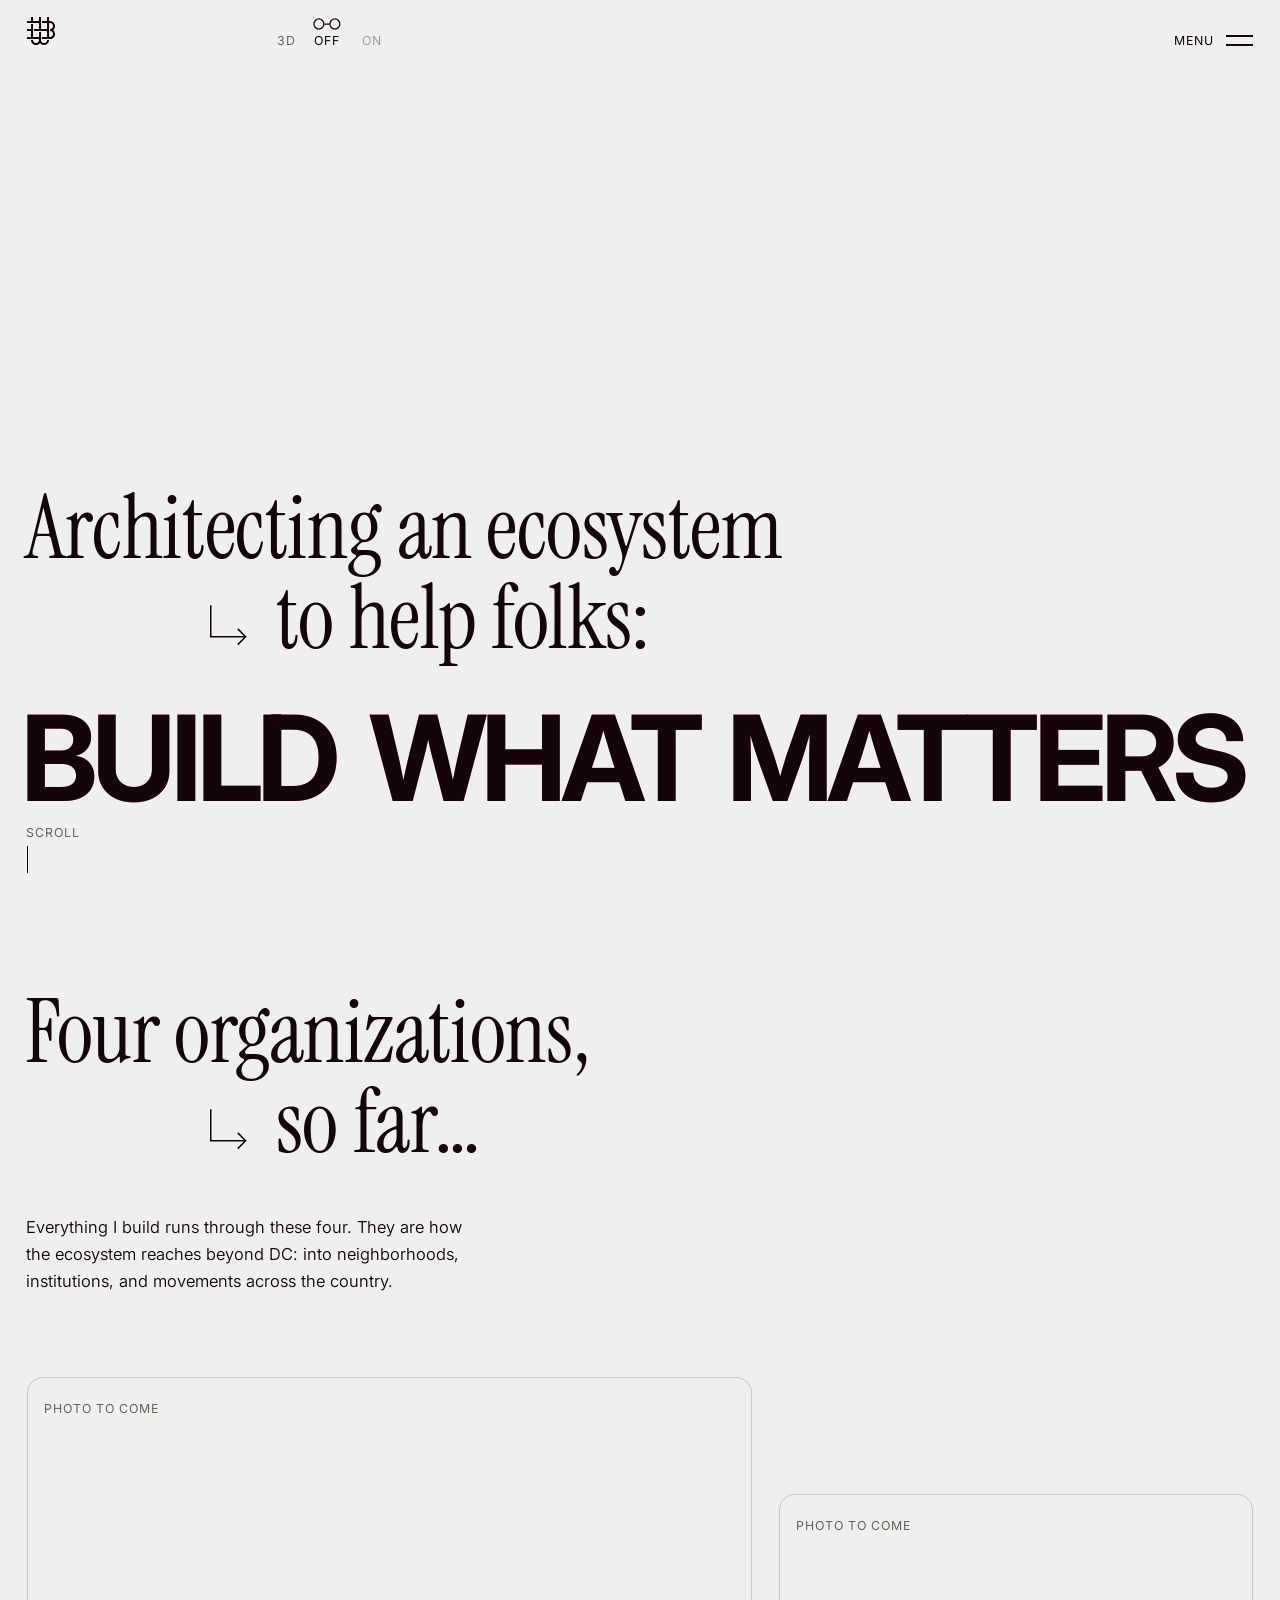
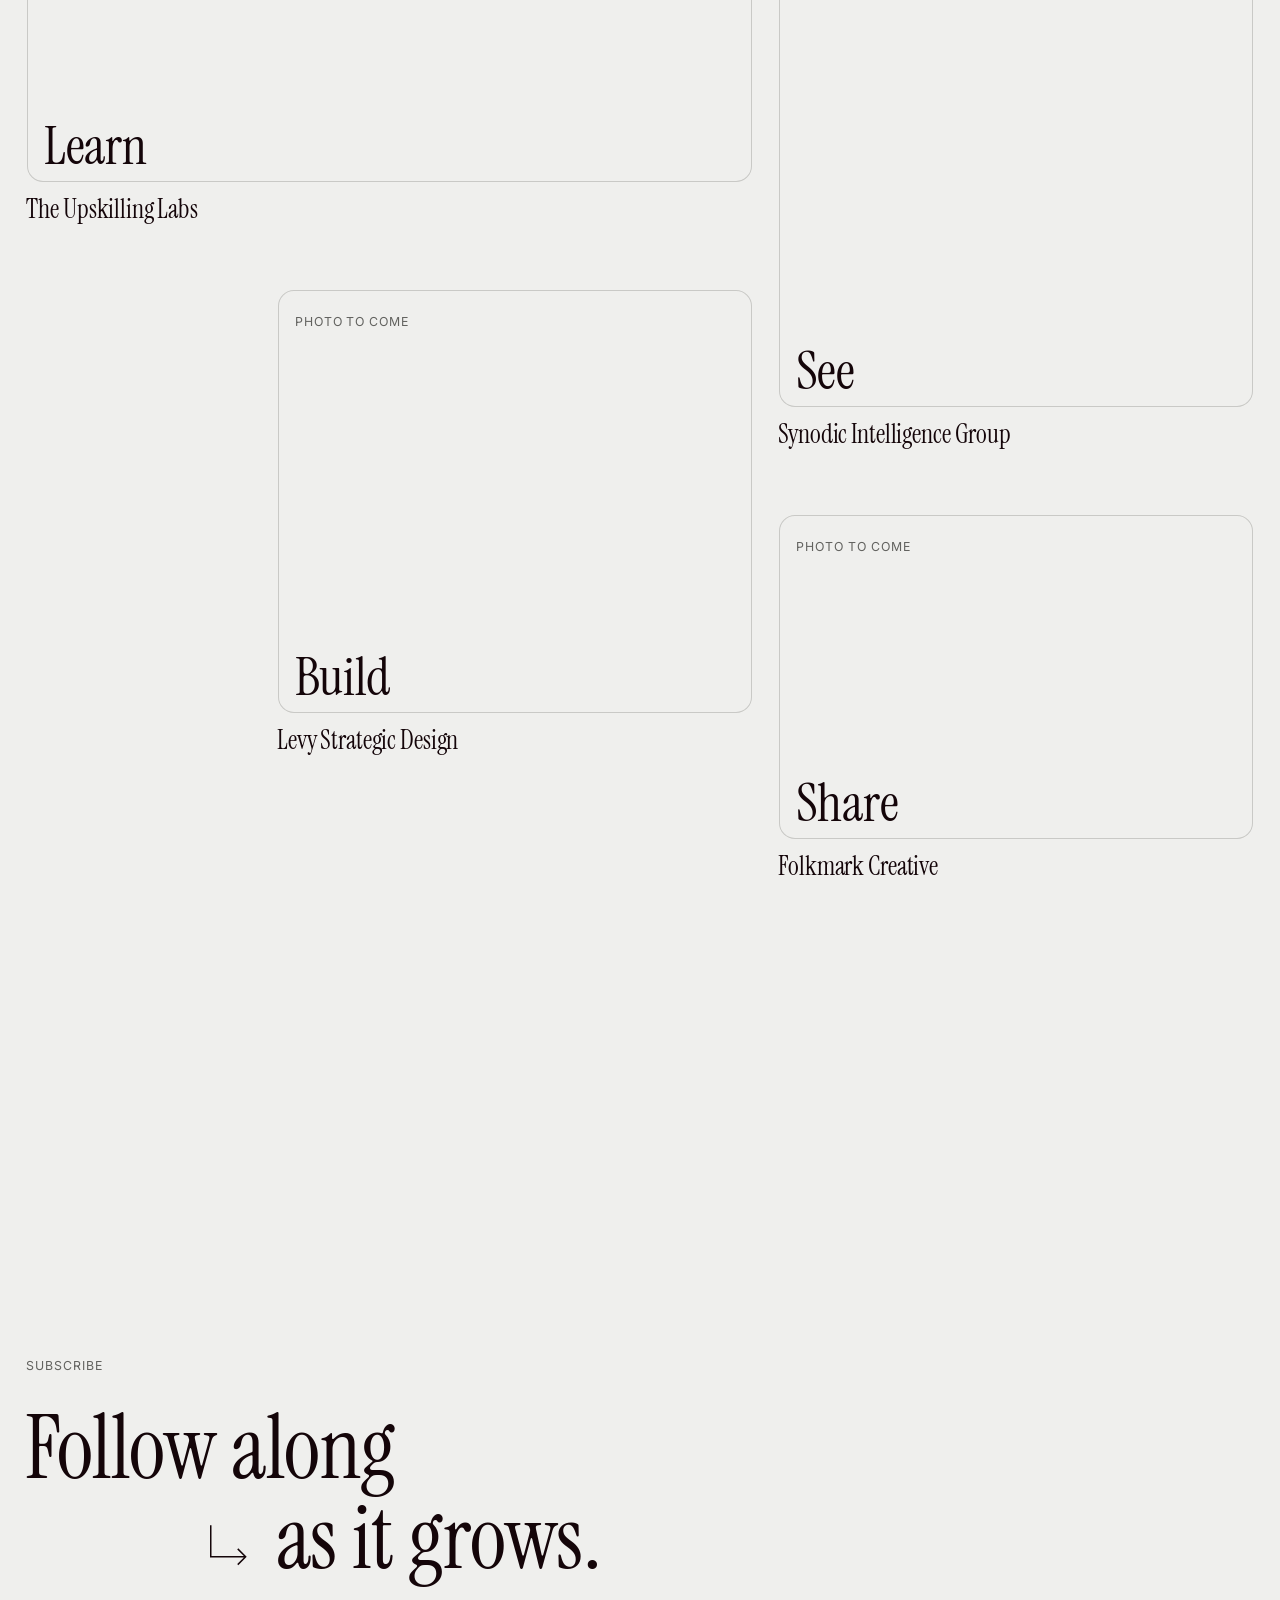
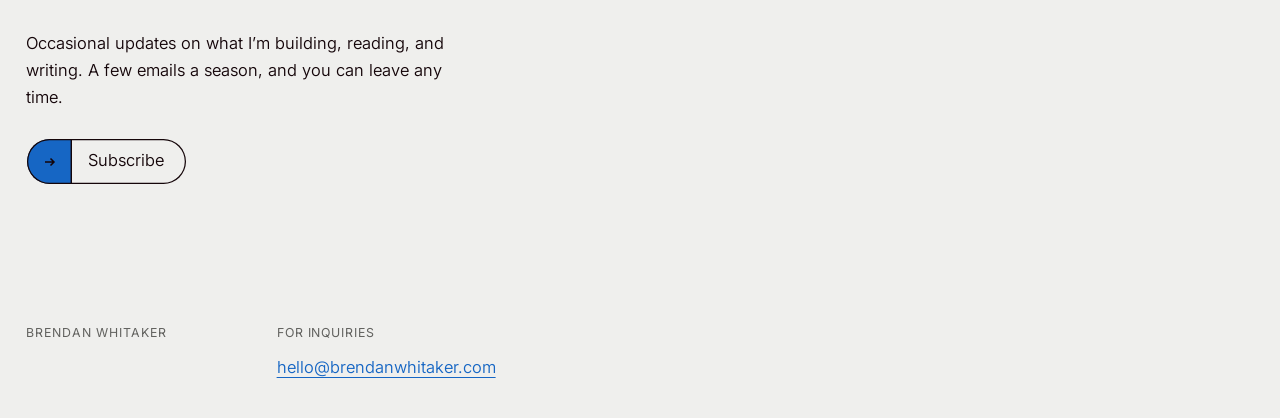
<file: index.html>
<!doctype html>
<html lang="en" data-paths>
<head>
<meta charset="utf-8">
<meta name="viewport" content="width=device-width,initial-scale=1,viewport-fit=cover">
<meta name="description" content="Brendan Whitaker is architecting an ecosystem to help folks build what matters.">
<link rel="canonical" href="https://www.brendanwhitaker.com/">
<meta property="og:type" content="website">
<meta property="og:url" content="https://www.brendanwhitaker.com/">
<meta property="og:site_name" content="Brendan Whitaker">
<meta property="og:title" content="Brendan Whitaker — Build what matters">
<meta property="og:description" content="Brendan Whitaker is architecting an ecosystem to help folks build what matters.">
<meta property="og:image" content="https://www.brendanwhitaker.com/assets/images/og.jpg">
<meta property="og:image:width" content="1200"><meta property="og:image:height" content="630">
<meta property="og:image:alt" content="Architecting an ecosystem to help folks: BUILD WHAT MATTERS, printed in red and blue.">
<meta name="twitter:card" content="summary_large_image">
<style>:root{box-sizing:border-box;padding-top:env(safe-area-inset-top,0px);padding-bottom:env(safe-area-inset-bottom,0px)}body{margin:0}img{max-width:100%}[hidden]{display:none!important}</style>
<link rel="icon" href="/favicon.ico" sizes="32x32">
<link rel="icon" href="/assets/images/icon.svg" type="image/svg+xml">
<link rel="apple-touch-icon" href="/assets/images/apple-touch-icon.png">
<link rel="manifest" href="/site.webmanifest">
<meta name="theme-color" content="#efefed">
<title>Brendan Whitaker — Build what matters</title>
<link rel="preconnect" href="https://fonts.googleapis.com"><link rel="preconnect" href="https://fonts.gstatic.com" crossorigin>
<link rel="stylesheet" href="https://fonts.googleapis.com/css2?family=Instrument+Serif:ital@0;1&family=Inter:opsz,wght@14..32,300..700&display=swap">
<style>
/* Layout: one statement per screen, set low, its lines stepped across five full-width columns; the drawing or list sits high on the other side.
   One unit, u = the body x-height (9px). Every baseline and x-height lands on a 9px line; gutter and margin are one body line (27px). */
:root{
  --paper:#efefed; --ink:#140509; --grey:#62625f; --mute:#9c9c99; --hair:#c9c9c6; --red:#ed0c0c; --blue:#1666c4;
  --serif:"Instrument Serif",Georgia,"Times New Roman",serif;
  --sans:Inter,"Helvetica Neue",Arial,sans-serif;
  --u:9px; --line:27px; --m:27px; --gap:27px;
  color-scheme:light;
}
@media (max-width:720px){:root{--m:18px;--gap:18px}}
*{box-sizing:border-box}
html{-webkit-text-size-adjust:100%}
body{margin:0;background:var(--paper);color:var(--ink);font-family:var(--sans);font-weight:350;font-size:16.49px;line-height:27px;-webkit-font-smoothing:antialiased;position:relative;font-optical-sizing:auto;overflow-x:clip}
h1,h2,h3,p,ol,dl,dd,dt{margin:0;padding:0}
ol{list-style:none}
a{color:var(--blue);text-decoration:underline;text-decoration-thickness:1px;text-underline-offset:4px}
/* keyboard focus: a solid ink ring, there on the first frame, clear of the element. No effect delays or softens it. */
a:focus-visible,button:focus-visible,input:focus-visible{outline:2px solid var(--ink);outline-offset:3px}
/* selecting text lays down a light blue pass; light enough that what is selected stays readable */
::selection{background:rgba(22,102,196,.18);color:inherit}

.page{container-type:inline-size;--pl:max(var(--m),env(safe-area-inset-left,0px));--pr:max(var(--m),env(safe-area-inset-right,0px));padding-left:var(--pl);padding-right:var(--pr)}
.g{display:grid;grid-template-columns:repeat(5,minmax(0,1fr));column-gap:var(--gap)}
.g>*,.sub>*{min-width:0}
.sub{display:grid;grid-template-columns:subgrid;column-gap:var(--gap)}

/* type: every text leaf is a .t; the script pads its first baseline onto the next 9px line */
.t{
  --b:calc(var(--lh) / 2 + var(--k) * var(--fs));
  --pt:max(0px, calc(round(up, calc(var(--b) - .25px), var(--u)) - var(--b)));
  font-size:var(--fs);line-height:var(--lh);
  padding-top:var(--pt);padding-bottom:mod(calc(var(--u) - var(--pt)), var(--u));
  margin-left:calc(var(--sb) * -1em);
}
.serif{font-family:var(--serif);font-weight:400;--k:.34;--fs:calc(var(--x) / .51);--lh:calc(var(--x) * 2);--sb:.02;letter-spacing:-.005em}
.sans{font-family:var(--sans);font-weight:350;--k:.36377;--x:var(--u);--fs:calc(var(--x) / .5459);--lh:var(--line);--sb:.06}
.label{font-family:var(--sans);font-weight:400;--k:.36377;--fs:calc(var(--u) / .7275);--lh:var(--line);--sb:.085;text-transform:uppercase;letter-spacing:.08em;color:var(--grey)}
.item{--x:calc(2 * var(--u))}
.grey{color:var(--grey)}
.measure{max-width:44ch}

/* plates: one screen each, a whole number of units tall; content is pinned low */
.plate{position:relative;min-height:round(down, 100svh, var(--u));padding-block:81px;display:grid;grid-template-rows:auto 1fr auto;row-gap:54px}
.plate>.top{grid-row:1;grid-column:1/-1;align-self:start}
.plate>.low{grid-row:3;grid-column:1/-1;position:relative;z-index:2}
.low{grid-template-rows:auto}
.st{grid-column:1/-1;grid-row:1;align-content:start;pointer-events:none}
.st>*{grid-column:var(--c,1)/-1}
.st a{pointer-events:auto}
.ln{--x:clamp(calc(3 * var(--u)), round(down, 3.75cqw, var(--u)), calc(8 * var(--u)));white-space:nowrap}
.hk{display:inline-block;width:.51em;height:.51em;vertical-align:baseline;margin-left:calc(-.51em - var(--gap));margin-right:var(--gap);overflow:visible}
.hk{fill:none;stroke:var(--ink);stroke-width:1.5}
.st .label{margin-bottom:18px}
.cap{grid-row:2;grid-column:var(--c)/span 2;align-self:start;display:grid;row-gap:27px;align-content:start;margin-top:36px}
.actions{display:flex;flex-wrap:wrap;align-items:center;gap:18px 27px}

/* header sits at the top of the first plate */
/* the header stays on screen. On wide screens the waffle and the places live in a rail of their own on the left that content
   never enters, BUILD WHAT MATTERS included (only the loading screen and the page curtain cover it); the five content columns start to its right. The header has no
   background: content scrolls under it. On phones the rail folds away into the menu button. */
:root{--hdh:0px;--rail:234px;--band:63px}
html:not(.compact) .page{--pl:calc(max(var(--m),env(safe-area-inset-left,0px)) + var(--rail) + var(--gap))}
.hd{position:fixed;top:0;left:0;right:0;z-index:4;height:var(--band);padding-top:18px;padding-left:inherit;padding-right:inherit;align-items:start}
.hd>*{grid-row:1}
/* absolutely placed in the header's first row, so top is measured from the row (already 18px down) */
.mark{display:block;width:28px;height:28px;position:absolute;left:max(var(--m),env(safe-area-inset-left,0px));top:0}

/* 28px: the waffle is drawn on a 14-unit grid, so at 28 every bar and gap lands on whole pixels (2px a unit, 4 on retina) */
.mark svg{display:block;width:28px;height:28px;fill:var(--ink)}
nav{display:flex;gap:0 27px;flex-wrap:wrap;align-items:flex-start}
.hd .meta{display:grid;align-content:start}
/* the header, after huyml.co: the places stack in the second column, beside the mark, under a "Menu" label that shares the top row's baseline
   with where and when and the controls. The current place is pushed in and pointed at; the arrow travels to the next one. */
/* the menu sits flush right in the rail, its right edge on the rail's edge; inside it everything stays left-aligned.
   The padding keeps room for the current place, which steps in by the arrow's width. */
.h-nav{position:absolute;right:calc(100% - max(var(--m),env(safe-area-inset-left,0px)) - var(--rail));padding-right:36px;top:0;display:grid;justify-items:start;align-content:start}
/* the places are set in Instrument Serif capitals at a half step (x-height one and a half units, three units to the line),
   two units below the label, which is set in title case */
.h-list{--x:calc(1.5 * var(--u));--lh:calc(3 * var(--u));font-weight:400;text-transform:uppercase;letter-spacing:.02em;margin:18px 0 0}
.h-nl{text-transform:none;letter-spacing:.02em}
.h-a{position:relative;display:inline-block;color:transparent;text-decoration:none;white-space:nowrap;
  transition:transform .55s cubic-bezier(.7,0,.2,1)}
/* each place prints in two passes; hovering one puts the others out of focus, their passes drifting apart */
.h-a::before,.h-a::after{content:attr(data-t);position:absolute;left:0;top:0;mix-blend-mode:multiply;transition:transform .4s cubic-bezier(.2,.7,.2,1),filter .4s}
.h-a::before{color:var(--red)}.h-a::after{color:var(--blue)}
@media (hover:hover){.h-list:hover .h-a:not(:hover)::before{transform:translateX(-2.5px);filter:blur(2px)}.h-list:hover .h-a:not(:hover)::after{transform:translateX(2.5px);filter:blur(2px)}}
/* by keyboard: only while a place has visible focus, so a click never leaves the menu out of focus */
.h-list:has(.h-a:focus-visible) .h-a:not(:focus-visible)::before{transform:translateX(-2.5px);filter:blur(2px)}
.h-list:has(.h-a:focus-visible) .h-a:not(:focus-visible)::after{transform:translateX(2.5px);filter:blur(2px)}
.h-a[aria-current="page"]{transform:translateX(36px)}
.h-arw{position:absolute;left:0;top:0;width:27px;height:18px;color:var(--ink);opacity:0;transition:transform .55s cubic-bezier(.7,0,.2,1),opacity .3s}
.h-nav.on .h-arw{opacity:1}.h-loc{grid-column:4/6;white-space:nowrap}
/* the 3D switch sits in the top row, where huyml.co keeps its audio switch. A pair of glasses rides just above the words: over Off
   it is an empty frame; it slides across to On and its lenses fill, red and blue. */
.d3{all:unset;box-sizing:border-box;cursor:pointer;grid-row:1;grid-column:2;position:relative;justify-self:start}
.d3-t{white-space:nowrap}
.d3-o{display:inline-block;margin-left:18px;color:var(--mute);transition:color .4s}
.d3-o+.d3-o{margin-left:22px}
.d3[aria-pressed="false"] .d3-off,.d3[aria-pressed="true"] .d3-on{color:var(--ink)}
.d3-g{position:absolute;left:0;top:0;width:30px;height:12px;overflow:visible;pointer-events:none;transition:transform .6s cubic-bezier(.7,0,.2,1)}
.d3-f{fill:none;stroke:var(--ink);stroke-width:1.25}
.d3-l{opacity:0;mix-blend-mode:multiply;transition:opacity .35s .25s}
.d3-lr{fill:var(--red)}.d3-lb{fill:var(--blue)}
.d3[aria-pressed="true"] .d3-l{opacity:1}
.d3.moving .d3-l{transition-delay:0s;opacity:0}
.d3:hover .d3-f{stroke:var(--blue)}
html.compact .d3{grid-column:2/4}.h-end{grid-column:5;display:flex;justify-content:flex-end;align-items:flex-start;gap:18px}
/* the menu: when the header row gets crowded, at whatever width that is, the places fold into a button.
   Its two bars are each printed in two passes; they separate as they move and land back in register as ink. */
.menu{all:unset;box-sizing:border-box;cursor:pointer;display:none;align-items:flex-start;gap:12px;position:relative;z-index:96}
html.compact .menu{display:inline-flex}
html.compact .h-nav,html.compact .h-loc,html.compact .h-sub,html.compact .h-acct{display:none}
html.compact .h-end{grid-column:2/-1}
.menu .mb-l{margin-left:0;color:var(--ink)}
.mb-i{position:relative;display:block;width:27px;height:18px}
.bar{position:absolute;left:0;width:27px;height:0;top:var(--y);transition:top .45s cubic-bezier(.7,0,.2,1),transform .45s cubic-bezier(.7,0,.2,1)}
.bar::before,.bar::after{content:"";position:absolute;left:0;right:0;top:-.75px;height:1.5px;mix-blend-mode:multiply;transition:transform .5s cubic-bezier(.2,.7,.2,1)}
.bar::before{background:var(--red)}.bar::after{background:var(--blue)}
.b1{--y:4.5px}.b2{--y:13.5px}
html.menu-open .b1{top:9px;transform:rotate(45deg)}
html.menu-open .b2{top:9px;transform:rotate(-45deg)}
.menu.moving .bar::before{transform:translateX(-4px)}
.menu.moving .bar::after{transform:translateX(4px)}
.menu:hover .mb-l{color:var(--blue)}
html.menu-open{overflow:hidden}
html.menu-open .hd{z-index:95}

/* the page curtain, printed: two sheets, red then blue, rise from the foot of the page a beat apart; where they overlap they
   multiply to ink. Each sheet has the next page's name knocked out of it, in paper. The two knock-outs start out of register,
   so the name shows red and blue fringes, then slide into register and come into focus as clean paper. */
@property --co{syntax:'<length>';inherits:true;initial-value:0px}
@property --cb{syntax:'<length>';inherits:true;initial-value:0px}
.curtain{position:fixed;inset:0;z-index:98;visibility:hidden;pointer-events:none;isolation:isolate;--co:28px;--cb:8px}
.cs{position:absolute;inset:0;display:grid;place-items:center;mix-blend-mode:multiply;transform:translateY(100%)}
.cs-r{background:var(--red)}.cs-b{background:var(--blue)}
.ct-t{--x:clamp(calc(4 * var(--u)), round(down, 4.4vw, var(--u)), calc(8 * var(--u)));color:var(--paper);margin:0;text-transform:uppercase;letter-spacing:.02em;white-space:nowrap;filter:blur(var(--cb))}
.cs-r .ct-t{transform:translateX(calc(var(--co) * -1))}.cs-b .ct-t{transform:translateX(var(--co))}
.curtain.cover,.curtain.lift{visibility:visible}
.curtain.cover{--co:0px;--cb:0px;transition:--co .6s cubic-bezier(.2,.7,.2,1) .15s,--cb .5s cubic-bezier(.2,.7,.2,1) .15s}
.curtain.cover .cs{transform:none;transition:transform .5s cubic-bezier(.6,0,.2,1)}
.curtain.cover .cs-b{transition-delay:.05s}
/* the name is pulled into focus: it overshoots a hair and settles. In 3D its passes stop just short of register,
   so it floats a little off the sheet. */
body.stereo .curtain.cover{--co:3px}
.curtain.cover .ct-t{animation:knob .7s cubic-bezier(.3,.6,.2,1) .15s both}
@keyframes knob{0%{filter:blur(8px)}60%{filter:blur(0px)}76%{filter:blur(1px)}100%{filter:blur(0px)}}
.curtain.lift{--co:0px;--cb:0px}
.curtain.lift .cs{transform:translateY(-100%);transition:transform .6s cubic-bezier(.7,0,.2,1)}
.curtain.lift .cs-b{transition-delay:.025s}
/* the takeover: a sheet laid down from the top; each place prints in two passes that slide into register */
@property --tls{syntax:'<number>';inherits:true;initial-value:0}
@property --tlb{syntax:'<number>';inherits:true;initial-value:0}
.takeover{position:fixed;inset:0;z-index:90;background:var(--paper);overflow-y:auto;visibility:hidden;clip-path:inset(0 0 100% 0);transition:clip-path .6s cubic-bezier(.7,0,.2,1),visibility 0s .6s}
html.menu-open .takeover{visibility:visible;clip-path:inset(0);transition:clip-path .6s cubic-bezier(.7,0,.2,1),visibility 0s}
.tk-page{min-height:100%;display:grid;grid-template-rows:1fr auto;row-gap:54px;padding-block:117px 81px}
.tk-list{grid-column:1/-1;row-gap:9px;align-content:center}
.tk-list li{grid-column:1/-1;align-items:start}
.tk-n{grid-column:2}
.tk-l{grid-column:3/-1;--x:clamp(calc(3 * var(--u)), round(down, 4.4cqw, var(--u)), calc(7 * var(--u)));position:relative;color:transparent;text-decoration:none;white-space:nowrap;justify-self:start;opacity:0;transition:opacity .2s}
.tk-l::before,.tk-l::after{content:attr(data-t);position:absolute;left:0;top:0;width:100%;padding-top:inherit;mix-blend-mode:multiply;filter:blur(calc(var(--tlb) * 1px))}
.tk-l::before{color:var(--red);transform:translateX(calc(var(--tls) * -1px))}
.tk-l::after{color:var(--blue);transform:translateX(calc(var(--tls) * 1px))}
html.menu-open .tk-l{opacity:1;animation:conv .9s cubic-bezier(.2,.7,.2,1) both;animation-delay:calc(.22s + var(--i) * 70ms)}
@keyframes conv{from{--tls:30;--tlb:8;opacity:0}20%{opacity:1}to{--tls:0;--tlb:0;opacity:1}}
.tk-l:hover::before,.tk-l:focus-visible::before{opacity:0}
.tk-foot>div{display:grid;align-content:start}
.tk-c1{grid-column:2/4}.tk-c2{grid-column:4/5}.tk-c3{grid-column:5/-1}
@media (max-width:720px){
  .tk-n{display:none}
  .tk-l{grid-column:1/-1;--x:clamp(calc(3 * var(--u)), round(down, 11cqw, var(--u)), calc(5 * var(--u)))}
  .tk-c1,.tk-c2,.tk-c3{grid-column:1/-1}
  .tk-page{padding-block:99px 72px}
}
@media (prefers-reduced-motion:reduce){html.menu-open .tk-l{animation:none}.takeover{clip-path:none!important}}


/* popups: a card (or two) dropped on the page. Paper, with the red and blue passes printed just out of register behind it,
   so its edges carry a fringe; they slide in from far apart as it lands. The page behind is put out of focus. */
.pop{position:fixed;inset:0;width:100%;height:100%;max-width:none;max-height:none;margin:0;padding:var(--m);border:0;background:transparent;color:var(--ink);overflow:auto;
  display:none;place-items:center;container-type:inline-size}
.pop[open]{display:grid}
.pop::backdrop{background:rgba(239,239,237,.55);-webkit-backdrop-filter:blur(7px);backdrop-filter:blur(7px)}
.pop[open]::backdrop{animation:pbk .45s cubic-bezier(.2,.7,.2,1) both}
.pop.out::backdrop{animation:pbk .3s cubic-bezier(.7,0,.2,1) reverse both}
@keyframes pbk{from{background:rgba(239,239,237,0);-webkit-backdrop-filter:blur(0);backdrop-filter:blur(0)}}
.pop-stack{position:relative;margin-block:126px 54px}
.pop-card{border-radius:16px}
.pop-main{position:relative;width:min(612px, 100cqw);--rot:-1.2deg;transform:rotate(var(--rot));z-index:2;isolation:isolate}
.pop-body{position:relative;z-index:1;background:var(--paper);border-radius:inherit;box-shadow:inset 0 0 0 1px var(--ink);padding:27px 27px 18px;display:grid;row-gap:27px}
.pop-st{display:grid;row-gap:0;pointer-events:auto}
.pop-st .ln{--x:calc(2 * var(--u))}
.pop .ln.step{padding-left:calc(.51em + var(--gap))}.pop .hk{margin-left:calc(-.51em - var(--gap))}
.pop .j-form{max-width:none}
.pop-foot{display:flex;justify-content:space-between;align-items:flex-start;gap:18px}
.pop-close{all:unset;cursor:pointer;display:inline-flex;align-items:baseline;gap:9px;color:var(--ink);white-space:nowrap;margin-left:auto}
.pop-close:hover{color:var(--blue)}.pop-close:focus-visible{outline:2px solid var(--ink);outline-offset:3px}
.pop-x{width:11px;height:11px;flex:none;align-self:center}
.pop-aux{position:absolute;z-index:1;right:var(--ar);bottom:calc(100% - var(--ov));transform:rotate(var(--rot));overflow:hidden}
/* the photo, printed: a red pass and a blue pass of the same picture, each paper where the picture is light. Laid over each
   other they multiply to ink. The card lands with them apart and out of focus; they slide into register. In 3D they stop
   a hair apart, so the picture floats off the card; pointing at it parts them a little, like the places in the menu. */
.pop-aux{background:var(--paper);box-shadow:inset 0 0 0 1px var(--ink)}
.pop-photo{--ar:-90px;--ov:135px;--rot:3deg;width:261px;height:324px;isolation:isolate;box-shadow:none}
.pp{position:absolute;inset:0;isolation:isolate;mix-blend-mode:multiply;transition:transform .5s cubic-bezier(.2,.7,.2,1),filter .5s}
.pp img{display:block;width:100%;height:100%;object-fit:cover;object-position:50% 25%;filter:grayscale(1) contrast(1.12) brightness(1.04)}
.pp::after{content:"";position:absolute;inset:0;background:var(--red);mix-blend-mode:screen}
.pp-b::after{background:var(--blue)}
.pop-photo:hover .pp-r{transform:translateX(-4px);filter:blur(1.5px)}.pop-photo:hover .pp-b{transform:translateX(4px);filter:blur(1.5px)}
body.stereo .pp-r{transform:translateX(-3px)}body.stereo .pp-b{transform:translateX(3px)}
.pop[open] .pp-r{animation:ppr 1.1s cubic-bezier(.25,.6,.2,1) .1s both}
.pop[open] .pp-b{animation:ppb 1.1s cubic-bezier(.25,.6,.2,1) .1s both}
@keyframes ppr{from{transform:translate(-36px,0);filter:blur(8px)}}
@keyframes ppb{from{transform:translate(36px,0);filter:blur(8px)}}
/* in depth: where WebGL runs, the photo is drawn from a depth map of the picture. The red pass is what the left eye
   sees and the blue pass the right; with 3D on they part by depth, so through red/blue glasses he stands in front of the
   platform and the pillars fall away behind. With or without glasses the picture turns a little as you move. */
.pp-gl{position:absolute;inset:0;width:100%;height:100%;display:none}
.pop-photo.gl .pp-gl{display:block}.pop-photo.gl .pp{display:none}
/* the waffle: its own piece, over the popup's corner. The red and blue passes come in from either side and meet in
   register, printing ink. In 3D they stop a little apart. */
.pop-waffle{position:absolute;right:-27px;top:-90px;width:144px;height:144px;z-index:3;pointer-events:none;overflow:visible;transform:rotate(-14deg)}
.pop-waffle use{mix-blend-mode:multiply}
.pop-waffle .sr{fill:var(--red)}.pop-waffle .sb{fill:var(--blue)}
body.stereo .pop-waffle .sr{transform:translateX(-24px)}body.stereo .pop-waffle .sb{transform:translateX(24px)}
.pop[open] .pop-waffle .sr{animation:pwr .9s cubic-bezier(.2,.7,.2,1) .2s both}
.pop[open] .pop-waffle .sb{animation:pwb .9s cubic-bezier(.2,.7,.2,1) .2s both}
@keyframes pwr{from{transform:translateX(-520px);opacity:0}}
@keyframes pwb{from{transform:translateX(520px);opacity:0}}
/* landing */
.pop[open] .pop-main{animation:pland .6s cubic-bezier(.2,.7,.2,1) both}
.pop[open] .pop-aux{animation:paux .7s cubic-bezier(.2,.7,.2,1) .08s both}
@keyframes pland{from{opacity:0;filter:blur(6px);transform:translateY(27px) rotate(calc(var(--rot) * 3))}to{opacity:1;filter:none;transform:rotate(var(--rot))}}
@keyframes paux{from{opacity:0;filter:blur(6px);transform:translateY(36px) rotate(calc(var(--rot) * 3))}}
.pop.out .pop-waffle,.pop.out .pop-main,.pop.out .pop-aux{animation:pout .26s cubic-bezier(.7,0,.2,1) both}
@keyframes pout{to{opacity:0;filter:blur(6px);translate:0 18px}}
.pop.flat .pop-main,.pop.flat .pop-aux{animation:none!important;transform:none!important}
@media (max-width:720px){
  .pop-main{--rot:-.8deg}.pop-body{padding:18px 18px 9px;row-gap:18px}
  .pop-st .ln{white-space:normal}
  .pop-photo{--ar:9px;--ov:36px;width:135px;height:171px}
  .pop-waffle{width:90px;height:90px;right:0;top:-63px}
  .pop-st .ln{--x:calc(1.5 * var(--u));text-wrap:balance}
  .pop .j-form{grid-template-columns:1fr}
  .pop-stack{margin-block:126px 27px}
}
@media (prefers-reduced-motion:reduce){.pop[open] .pop-waffle use,.pop[open] .pop-main,.pop[open] .pop-aux,.pop[open] .pp,.pop[open]::backdrop{animation:none}}

/* views: the home page is one screen; everything else is its own page, chosen by the address (#colloquia, #work ...) */
[data-view][hidden]{display:none!important}

/* home, after huyml.co's hero: it doesn't scroll. Each scroll gesture turns to the next thing I'm building. The cards
   run on a 3D diagonal, past ones receding up and right, next ones coming in from the bottom left; the one in the
   centre lies flat and sharp. The full list sits on the right; the details and the big counter sit on the left. */
/* the ecosystem: a pinned section, after huyml.co's hero. While it holds the screen, scrolling turns through the four;
   the cards run on a 3D diagonal, the list on the right shows all four, the details and counter sit on the left */
.eco{position:relative;height:calc(4 * 100svh)}
.home{position:sticky;top:0;height:round(down, 100svh, var(--u));grid-template-rows:auto 1fr auto;row-gap:27px;padding-block:81px 54px;
  --cw:calc((100cqw - 4 * var(--gap)) / 5 * 1.5 + var(--gap) * .5);--ch:round(down, calc(var(--cw) * .72), var(--u))}
.hm-who{grid-column:1;grid-row:1;display:grid;align-content:start;row-gap:9px;position:relative;z-index:30}
.hm-meta{grid-column:1;grid-row:2;align-self:start;display:grid;row-gap:9px;align-content:start;min-width:0;position:relative;z-index:30}
.hm-f{display:grid;grid-template-columns:81px minmax(0,1fr);column-gap:9px;align-items:start}
.hm-name,.hm-desc{display:none}
.hm-meta.swap .t{animation:hmin .55s cubic-bezier(.2,.7,.2,1) both}
.hm-meta.leaving .t{opacity:0;filter:blur(4px);transform:translateX(9px);transition:opacity .28s,filter .28s,transform .28s}
@keyframes hmin{from{opacity:0;filter:blur(4px);transform:translateX(-9px)}to{opacity:1;filter:none;transform:none}}
.hm-stack{grid-column:2/5;grid-row:1/4;position:relative;perspective:1600px;perspective-origin:50% 45%;pointer-events:none}
.hm-card{position:absolute;left:50%;top:50%;width:var(--cw);height:var(--ch);margin-left:calc(var(--cw) / -2);margin-top:calc(var(--ch) / -2);
  background:var(--paper);border-radius:16px;box-shadow:inset 0 0 0 1px var(--hair);padding:0 18px 18px;display:grid;grid-template-rows:auto 1fr;
  transform-origin:50% 50%;will-change:transform;backface-visibility:hidden}
.hm-slot{border-radius:12px;box-shadow:inset 0 0 0 1px var(--hair);display:grid;align-content:start;justify-items:start;padding:18px;overflow:hidden;min-height:0}
.hm-slot:has(img){padding:0}
.hm-slot img{width:100%;height:100%;object-fit:cover;filter:grayscale(1) contrast(1.08);display:block}
.hm-list{grid-column:5;grid-row:1/4;position:relative;overflow:hidden;margin:0;padding:0;list-style:none;z-index:30}
.hm-track{position:absolute;left:0;right:0;top:0;will-change:transform}
.hm-e{height:162px;display:grid;align-content:start;transition:opacity .3s}
.hm-e button{all:unset;cursor:pointer;display:block;color:var(--ink)}
.hm-e button>.t{display:block}
.hm-e button:hover,.hm-e button:focus-visible{color:var(--blue)}
.hm-dash{display:block;width:27px;height:1px;background:var(--ink);margin:9px 0 8px}
.hm-e .hm-ed{display:-webkit-box;-webkit-line-clamp:2;-webkit-box-orient:vertical;overflow:hidden;max-width:34ch}
.hm-sw{grid-column:1;grid-row:3;align-self:start;position:relative;z-index:30}
.hm-n{grid-column:2/4;grid-row:3;align-self:start;display:flex;align-items:flex-start;gap:9px;position:relative;z-index:40;pointer-events:none}
.hm-dp{--x:calc(10 * var(--u));white-space:nowrap;mix-blend-mode:multiply}
.hm-d{display:inline-block;position:relative;color:transparent;font-variant-numeric:tabular-nums}
.hm-d::before,.hm-d::after{content:attr(data-t);position:absolute;left:0;top:0;mix-blend-mode:multiply;filter:blur(calc(var(--hb) * 1px))}
.hm-d::before{color:var(--red);transform:translateX(calc(var(--hs) * -1px))}
.hm-d::after{color:var(--blue);transform:translateX(calc(var(--hs) * 1px))}
@property --hs{syntax:'<number>';inherits:true;initial-value:0}
@property --hb{syntax:'<number>';inherits:true;initial-value:0}
.hm-d.roll{animation:hroll .8s cubic-bezier(.2,.7,.2,1)}
.hm-d.out{--hs:20;--hb:6;transition:--hs .3s ease-in,--hb .3s ease-in}
@keyframes hroll{from{--hs:26;--hb:7}to{--hs:0;--hb:0}}
.hm-of{position:relative}
.w-print{grid-column:2/5}
.w-print .print{height:round(down, calc(((100cqw - 4 * var(--gap)) / 5 * 3 + 2 * var(--gap)) * .5), var(--u));object-position:50% 25%}
@media (max-width:720px){
  .home{grid-template-columns:minmax(0,1fr);grid-template-rows:auto 288px auto 1fr;row-gap:18px;padding-block:9px 45px;--cw:calc(100cqw * .72);--ch:round(down, calc(var(--cw) * .66), var(--u))}
  .hm-who,.hm-stack,.hm-meta,.hm-n,.hm-sw{grid-column:1}
  .hm-sw,.cue{display:none}
  .hm-who{grid-row:1}.hm-stack{grid-row:2}.hm-meta{grid-row:3;margin-top:0;row-gap:9px}.hm-n{grid-row:4;align-self:end}.hm-dp{--x:calc(5 * var(--u))}
  .hm-list,.hm-who .hm-lede,.hm-meta .hm-f{display:none}
  .hm-name,.hm-desc{display:block}
  .w-print{grid-column:1/-1}.w-print .print{height:round(down, calc(100cqw * .62), var(--u))}
}

/* the 3D switch floats in the bottom right, on every screen */
.lens.float{position:fixed;right:max(var(--m),env(safe-area-inset-right,0px));bottom:calc(27px + env(safe-area-inset-bottom,0px));z-index:50;background:var(--paper)}
.copy{appearance:none;background:none;border:0;padding-inline:0;cursor:pointer;color:var(--blue);text-decoration:underline;text-decoration-thickness:1px;text-underline-offset:4px;text-align:left}
.copy:hover{color:var(--ink)}
nav a{color:var(--ink);text-decoration:none}nav a:hover{color:var(--blue)}
.lens{all:unset;cursor:pointer;display:inline-flex;align-items:center;gap:9px;height:27px;padding:0 12px 0 9px;border-radius:999px;box-shadow:inset 0 0 0 1px var(--mute);font-size:13px;line-height:27px;color:var(--ink)}
.lens svg{width:30px;height:12px;display:block}
.lens .l1,.lens .l2{fill:var(--paper);stroke:var(--ink);stroke-width:1.25}
.lens[aria-pressed="true"]{box-shadow:inset 0 0 0 1.25px var(--blue);color:var(--blue)}
.lens[aria-pressed="true"] .l1{fill:var(--red);mix-blend-mode:multiply}.lens[aria-pressed="true"] .l2{fill:var(--blue);mix-blend-mode:multiply}

/* intro, after huyml.co: an ink panel is pushed off the page, and how far it has travelled is how far the page has loaded.
   Behind it the name is printed in two passes, red and blue, that slide into register (red over blue makes the ink) and come
   into focus. The name holds, then defocuses as the sheet lifts, and the print swings into place. */
html.loading{overflow:hidden}
.loader{display:none}
html.intro .loader{display:block;position:fixed;inset:0;z-index:100;cursor:pointer;overflow:hidden}
.sheet{position:absolute;inset:0;background:var(--paper);transition:transform .9s cubic-bezier(.7,0,.2,1)}
.loader.out .sheet{transform:translateY(-100%)}
.ld-name{position:absolute;inset:0;display:grid;align-content:start;justify-content:center;justify-items:center;transition:transform .9s cubic-bezier(.7,0,.2,1),opacity .7s}
.loader.out .ld-name{transform:translateY(-30vh);opacity:0}
.nm{--x:clamp(calc(4 * var(--u)), round(down, 5.6vw, var(--u)), calc(10 * var(--u)));position:relative;color:transparent;white-space:nowrap;text-align:center}
.nm::before,.nm::after{content:attr(data-t);position:absolute;left:0;top:0;width:100%;padding-top:inherit;mix-blend-mode:multiply;filter:blur(calc(var(--lb,0) * 1px))}
.nm::before{color:var(--red);transform:translateX(calc(var(--ls,0) * -1px))}
.nm::after{color:var(--blue);transform:translateX(calc(var(--ls,0) * 1px))}
.push{position:absolute;inset:0;background:var(--ink);transform:translateX(var(--px,0px));display:flex;align-items:flex-start;padding-left:18px}
/* the waffle is the one pushing: it prints itself in a strip of paper, woven blue then red, slides into register,
   then leans on the panel's edge and walks it to the centre, where it lets go above the name. At the end it flies home to the header. */
html.intro .hd .mark{visibility:hidden}
.ld-w{position:absolute;left:0;top:0;overflow:visible;z-index:3;transform-origin:0 0}
/* in register the two passes are one ink; for the flight they become one fill, the same as the header mark */
.ld-w.flat .pr{display:none}.ld-w.flat .pb{fill:var(--ink);mix-blend-mode:normal}
.ld-w .pb{fill:var(--blue);mix-blend-mode:multiply;animation:pb 1.25s cubic-bezier(.3,.6,.2,1) both}
.ld-w .pr{fill:var(--red);mix-blend-mode:multiply;animation:pr 1.25s cubic-bezier(.3,.6,.2,1) both}
@keyframes pb{0%,58%{transform:translate(-240px,-150px)}100%{transform:none}}
@keyframes pr{0%,58%{transform:translate(240px,150px)}100%{transform:none}}
.ld-w .sh{transform-box:fill-box;transform-origin:0 50%;transform:scaleX(0);animation:th .34s cubic-bezier(.5,0,.2,1) forwards;animation-delay:calc(var(--i) * 50ms)}
.ld-w .sv{transform-box:fill-box;transform-origin:50% 0;transform:scaleY(0);animation:tv .34s cubic-bezier(.5,0,.2,1) forwards;animation-delay:calc(240ms + var(--i) * 50ms)}
@keyframes th{to{transform:scaleX(1)}}@keyframes tv{to{transform:scaleY(1)}}
.ld-w.flat .pb,.ld-w.flat .pr,.ld-w.flat .sh,.ld-w.flat .sv{animation:none;transform:none}
.push .ld-n{color:var(--paper);font-variant-numeric:tabular-nums;margin-left:0}
/* the print swings in from a tilt as the sheet lifts */
.hero-print .print{transition:transform 1.25s cubic-bezier(.2,.7,.2,1);transform-origin:50% 70%}
html.pre .hero-print .print{transform:perspective(1400px) translateZ(-280px) rotateY(-24deg) rotateX(14deg)}
/* scroll cue: floats on the centre axis of the first screen */
.cue{position:fixed;left:max(var(--m),env(safe-area-inset-left,0px));bottom:calc(27px + env(safe-area-inset-bottom,0px));z-index:5;display:flex;flex-direction:column;align-items:flex-start;transition:opacity .4s;pointer-events:none}
.cue-line{width:1px;height:27px;background:var(--ink);transform-origin:top;animation:cue 1.8s ease-in-out infinite}
@keyframes cue{0%{transform:scaleY(0);transform-origin:top}50%{transform:scaleY(1);transform-origin:top}51%{transform-origin:bottom}100%{transform:scaleY(0);transform-origin:bottom}}
.cue.gone{opacity:0}

/* controls */
.btn{all:unset;box-sizing:border-box;cursor:pointer;display:inline-flex;align-items:stretch;height:45px;box-shadow:inset 0 0 0 1.25px var(--ink);border-radius:999px;overflow:hidden;background:var(--paper);color:var(--ink);font-family:var(--sans);font-weight:400;font-size:16.49px;line-height:27px;white-space:nowrap}
.btn .tab{display:grid;place-items:center;width:45px;background:var(--blue);box-shadow:inset -1.25px 0 0 var(--ink),inset 0 0 0 1.25px var(--ink);border-radius:999px 0 0 999px}
.btn .tab svg{width:14px;height:14px;position:relative;z-index:1;color:var(--ink);transition:color .25s}
/* the tab is the blue pass. Pointing at the button (or pressing it) brings the red pass in under it: the two register and print ink */
.btn .tab{position:relative;isolation:isolate}
.btn .tab::before{content:'';position:absolute;inset:0;border-radius:inherit;background:var(--red);mix-blend-mode:multiply;opacity:0;transform:translateX(-6px);transition:transform .3s cubic-bezier(.2,.7,.2,1),opacity .2s}
.btn:hover .tab::before,.btn:active .tab::before,.btn:focus-visible .tab::before{opacity:1;transform:none}
.btn:hover .tab svg,.btn:active .tab svg,.btn:focus-visible .tab svg{color:var(--paper)}
.btn .bl{display:block;padding-inline:16px 22px;margin-left:0}
.btn:hover .bl{color:var(--blue)}

/* hero orbit: real pages pass behind the statement on the far side and in front on the near side */
.orbit{position:absolute;inset:0;overflow:hidden;pointer-events:none;z-index:auto}
.card{position:absolute;left:0;top:0;backface-visibility:hidden;transform-origin:50% 50%;width:270px;padding:0 18px 18px;background:transparent;border-radius:12px;box-shadow:inset 0 0 0 1px var(--mute);mix-blend-mode:multiply;color:var(--ink);text-decoration:none;pointer-events:none;will-change:transform;display:grid;row-gap:4px}
.card:hover,.card:focus-visible{box-shadow:inset 0 0 0 1.25px var(--blue);color:var(--blue);outline:none}
/* the lens: out of focus, an element splits into its two printing passes, a red copy and a blue copy that slide apart
   and blur. In focus they sit in register and multiply back to ink. The ratio of blur to separation is tunable (press T). */
.rackable{background:transparent}
.tune{position:fixed;right:max(var(--m),env(safe-area-inset-right,0px));bottom:calc(72px + env(safe-area-inset-bottom,0px));z-index:60;width:333px;max-width:calc(100vw - 36px);padding:0 18px 18px;background:var(--paper);border-radius:12px;box-shadow:inset 0 0 0 1px var(--hair);display:grid}
.tune[hidden]{display:none}
.tu-h{display:flex;justify-content:space-between;align-items:flex-start}
.tu-r{display:grid;grid-template-columns:99px minmax(0,1fr) 45px;column-gap:9px;align-items:start}
.tu-r input{width:100%;height:27px;margin:0;padding:0;accent-color:var(--blue);background:none;box-shadow:none}
.tu-r output{text-align:right;font-variant-numeric:tabular-nums}
.tune .actions{margin-top:9px}

/* the one idea */
.idea{grid-column:1/-1;grid-row:2;row-gap:0;align-content:end;margin-top:27px}
.idea .w{
  font-family:var(--sans);font-weight:700;color:var(--red);text-transform:uppercase;letter-spacing:-.045em;white-space:nowrap;
  --cap:max(calc(4 * var(--u)), round(down, calc((100cqw * 3 - 2 * var(--gap)) / 5 / 4.7 * .7275), var(--u)));
  --fs:calc(var(--cap) / .7275);--lh:round(up, calc(var(--cap) * 4 / 3), var(--u));--k:.36377;--sb:.054;--step:0px;
  margin-left:calc(var(--step) - var(--sb) * 1em);
}
/* one line, as wide as the five content columns: the script sets the capital height so the line fills them */
.idea{display:block;white-space:nowrap}
/* the line runs the full width of the page, under the rail: it's overprint, and big enough not to fight the menu */
html:not(.compact) .idea{margin-left:calc(-1 * (var(--rail) + var(--gap)))}
.idea .w{display:inline-block}
.idea .w+.w{margin-left:calc(.24em - var(--sb) * 1em)}
.idea .w2{--sb:.005}

.hero-print{grid-column:2/5;align-self:start;position:relative;z-index:2}
#home{min-height:calc(round(down, 100svh, var(--u)) - var(--hdh))}
#home .hero-print .print{height:round(down, calc(((100cqw - 4 * var(--gap)) / 5 * 3 + 2 * var(--gap)) * .36), var(--u))}
@media (max-width:720px){.cue{display:none!important}}
.hero-print .print{height:round(down, calc(((100cqw - 4 * var(--gap)) / 5 * 3 + 2 * var(--gap)) * .5), var(--u));object-position:50% 25%}
#idea .low{z-index:auto}
.idea .w{position:relative;z-index:2;mix-blend-mode:multiply}
.idea .w::after{content:attr(data-t);position:absolute;left:0;top:0;padding-top:inherit;color:var(--blue);mix-blend-mode:multiply;opacity:0;transform:translateX(var(--reg,0px));pointer-events:none}
/* the answer waits a beat: the hero line is read first, then BUILD WHAT MATTERS prints itself, word by word. The red pass slides
   in from the left out of focus, the blue from the right; they meet in register, then the blue lifts off and the red stays. */
.idea .w{opacity:0}
.idea.in .w{animation:bwm-r 2.2s cubic-bezier(.25,.6,.25,1) both;animation-delay:calc(var(--i) * 320ms)}
.idea.in .w::after{animation:bwm-b 3.2s cubic-bezier(.25,.6,.25,1) both;animation-delay:calc(var(--i) * 320ms)}
@keyframes bwm-r{0%{opacity:0;transform:translateX(-48px);filter:blur(10px)}25%{opacity:1}100%{opacity:1;transform:none;filter:blur(0)}}
@keyframes bwm-b{0%{opacity:0;transform:translateX(48px);filter:blur(10px)}15%{opacity:1}100%{opacity:1;transform:none;filter:blur(0)}}
/* once printed, the two passes stay in register: red under blue multiplies to ink. In 3D mode they part, red to the left and blue
   to the right, so through red/blue glasses the line stands out in front of the page. */
.idea.done .w,.idea.done .w::after{animation:none;opacity:1}
.idea.done .w{transition:transform .9s cubic-bezier(.2,.7,.2,1)}
.idea.done .w::after{opacity:1;transition:transform .9s cubic-bezier(.2,.7,.2,1)}
body.stereo .idea.done .w{transform:translateX(calc(var(--fs) * -.028))}
body.stereo .idea.done .w::after{transform:translateX(calc(var(--fs) * .056))}
/* as the page scrolls, the line rises toward the menu and falls out of register: the passes slide apart and soften, so by the
   time it passes behind the places it is only a haze of red and blue. --ip runs from 0 at rest to 1 behind the menu. */
@property --ip{syntax:'<number>';inherits:true;initial-value:0}
.idea{--ip:0;filter:blur(calc(var(--ip) * var(--ip) * 16px))}
.idea .w{translate:calc(var(--fs) * -.09 * var(--ip)) 0}
.idea .w::after{translate:calc(var(--fs) * .18 * var(--ip)) 0}

/* thesis figure and its steps */
.fig{display:block;height:270px;width:100%;overflow:visible}
.figbox{grid-column:2/5;grid-row:1}
.moves{grid-column:1/-1;grid-row:1;row-gap:27px}
.moves li>*{min-width:0}
.moves li{transition:opacity .4s}
.moves.live li:not(.now){opacity:.45}
.lenses li+li{margin-top:9px}

/* indexes */
.idx{row-gap:9px;align-content:start}
/* the ecosystem as a wall: four prints of different sizes placed loosely on the five columns, gaps between, nothing touching.
   Each shows its name; pointing at it (or focusing it) pulls focus from the picture to its words. */
.prints-plate{grid-template-rows:auto auto;row-gap:81px;align-content:start}
.wall{grid-column:1/-1;grid-row:2;list-style:none;margin:0;padding:0;position:relative;--c:calc((100cqw - 4 * var(--gap)) / 5)}
.pin{position:absolute;left:calc((var(--c0) - 1) * (var(--c) + var(--gap)));width:calc(var(--span) * var(--c) + (var(--span) - 1) * var(--gap));display:grid;row-gap:9px}
.pin-fig{margin:0;position:relative}
.pin .pr-slot{height:round(down, calc((var(--span) * var(--c) + (var(--span) - 1) * var(--gap)) * var(--ar)), var(--u));border-radius:16px;box-shadow:inset 0 0 0 1px var(--hair);background:var(--paper);overflow:hidden;
  display:grid;align-content:space-between;justify-items:start;padding:18px;transition:filter .45s cubic-bezier(.2,.7,.2,1)}
.pin .pr-slot:has(img){padding:0;box-shadow:none}.pin .pr-slot img{width:100%;height:100%;object-fit:cover;display:block;filter:grayscale(1) contrast(1.08)}
.pin-w{--x:calc(3 * var(--u));margin-bottom:-9px}
.pin-n{--x:calc(1.5 * var(--u))}
.pin-n a{color:inherit;text-decoration:none}
/* the words over the print: there, but out of sight until the print is pointed at */
.pin-d{position:absolute;inset:auto 0 0 0;padding:18px;display:grid;opacity:0;transition:opacity .35s;pointer-events:none}
.pin-d .t+.t{margin-top:0}
.pin:hover .pr-slot,.pin:focus-within .pr-slot{filter:blur(6px) opacity(.35)}
.pin:hover .pin-d,.pin:focus-within .pin-d{opacity:1}
.pin:focus-within{outline:2px solid var(--ink);outline-offset:6px;border-radius:18px}
.pin:has(a:focus-visible){outline:none}
@media (hover:none),(max-width:720px){.pin-d{position:static;opacity:1;padding:0}.pin:hover .pr-slot,.pin:focus-within .pr-slot{filter:none}}
@media (max-width:720px){.wall{display:grid;row-gap:54px}.pin{position:static;width:auto;grid-column:1/-1}
  .pin:nth-child(odd){margin-right:calc(var(--c) + var(--gap))}.pin:nth-child(even){margin-left:calc(var(--c) + var(--gap))}
  .pin .pr-slot{height:round(down, calc((100cqw - var(--c) - var(--gap)) * var(--ar)), var(--u))}
  .pin-fig{display:contents}.pin .pr-slot{order:1}.pin-n{order:2}.pin-d{order:3}}
@media (max-width:720px){.idea .w{display:block;margin-left:calc(var(--sb) * -1em)}.idea .w+.w{margin-left:calc(var(--sb) * -1em)}.eco-print{display:none}.eco-idx{grid-column:1/-1}.eco-idx li>*,.eco-idx li .sub>*{grid-column:1/-1!important}}
/* the system: dots on the 9px lattice, stacked in five bins that sit on the five columns */
.sys{grid-column:1/-1;position:relative;height:var(--sys-h,180px)}
.sys-dot{position:absolute;left:0;top:0;width:9px;height:9px;transition:transform .7s cubic-bezier(.45,0,.2,1)}
.sys-dot::before,.sys-dot::after{content:"";position:absolute;inset:0;border-radius:50%;mix-blend-mode:multiply;transition:transform .7s cubic-bezier(.2,.7,.2,1)}
.sys-dot::before{background:var(--red)}.sys-dot::after{background:var(--blue)}
/* moving, a dot is out of register; at rest, red under blue prints ink */
.sys-dot.go::before{transform:translateX(-3px)}.sys-dot.go::after{transform:translateX(3px)}
body.stereo .sys-dot::before{transform:translateX(calc(var(--b) * -1.2px))}body.stereo .sys-dot::after{transform:translateX(calc(var(--b) * 1.2px))}
.sys-bins{grid-column:1/-1;list-style:none;margin:9px 0 0;padding:0;border-top:1px solid var(--ink)}
.sys-bins li{grid-column:auto;padding-top:9px}
.sys-orgs{grid-column:1/-1;grid-row:3;margin-top:54px}
.sys-orgs li>*{min-width:0}
.sys-sw{all:unset;cursor:pointer;justify-self:end;white-space:nowrap}
.sys-sw .o{color:var(--mute);margin-left:9px}.sys-sw[aria-pressed="true"] .o1,.sys-sw[aria-pressed="false"] .o0{color:var(--ink)}
.sys-orgs li.off .ti,.sys-orgs li.off .sys-role{opacity:.35}
.idx li{grid-column:1/-1;align-items:start}
.idx .ti a{text-decoration:none}.idx .ti a:hover{text-decoration:underline;text-decoration-thickness:1px}
.idx li.next .label{color:var(--ink)}

.print{display:block;width:100%;height:270px;object-fit:cover;object-position:50% 30%;border-radius:16px;filter:grayscale(1) contrast(1.08)}

/* closing */
.band{--x:max(calc(3 * var(--u)), round(down, calc(100cqw * .51 / 6.53), var(--u)));white-space:nowrap}
.band.it{font-style:italic;--sb:-.036;--x:max(calc(2 * var(--u)), round(down, calc(100cqw * .51 / 10.85), var(--u)));white-space:normal}
form{display:grid;grid-template-columns:minmax(0,1fr) auto;gap:18px;align-items:center}
input[type=email],input[type=text],select{font:inherit;font-size:16.49px;line-height:27px;color:var(--ink);background:transparent;border:0;border-radius:999px;box-shadow:inset 0 0 0 1.25px var(--ink);padding:7.5px 20px 10.5px;height:45px;width:100%;min-width:0}
input[type=email]::placeholder,input[type=text]::placeholder{color:var(--grey)}
select{appearance:none;-webkit-appearance:none;cursor:pointer;background-image:linear-gradient(45deg,transparent 50%,var(--ink) 50%),linear-gradient(135deg,var(--ink) 50%,transparent 50%);background-position:calc(100% - 26px) 50%,calc(100% - 21px) 50%;background-size:5px 5px;background-repeat:no-repeat}
/* the colloquia: what an evening is, as a short table high on the right */
.facts{grid-column:4/-1;margin:0;display:grid;grid-template-columns:auto 1fr;column-gap:18px;align-content:start}
.facts dd{margin:0}
/* the season, as a calendar: one row an evening */
.ssn-head{grid-column:1/-1;padding-bottom:9px;box-shadow:inset 0 -1px 0 var(--hair)}
.ssn{grid-column:1/-1;list-style:none;margin:0;padding:0}
.ssn li{grid-column:1/-1;align-items:start;padding-block:18px 27px;box-shadow:inset 0 -1px 0 var(--hair)}
.ssn .when,.ssn .ev,.ssn .rd,.ssn .ch{display:grid;align-content:start}
.ssn .when{grid-column:1}.ssn .ev{grid-column:2/4}.ssn .rd{grid-column:4}.ssn .ch{grid-column:5}
.ssn .t+.t{margin-top:0}
.ssn .ml{display:none}
.ssn li.next .when .label:first-child{color:var(--ink)}
/* asking for a seat: email, what you're building, which evening */
.a-form{grid-template-columns:1fr;max-width:540px;justify-items:start}
.a-form input,.a-form select{width:100%}
.vh{position:absolute;left:-9999px}
.f-inq{grid-column:2/5}
.c-note{grid-column:1/3}.c-form{grid-column:4/-1}
.j-form{display:grid;grid-template-columns:minmax(0,1fr) auto;gap:18px;align-items:center;max-width:540px}
footer{padding-block:54px 36px}
.gridbtn{all:unset;cursor:pointer;color:var(--blue);text-decoration:underline;text-underline-offset:4px;text-decoration-thickness:1px}
.end{justify-self:end;text-align:right}

/* the grid itself, shown with G */
.ov{position:absolute;inset:0;pointer-events:none;z-index:40;display:none;background-image:repeating-linear-gradient(to bottom,rgba(22,102,196,.28) 0 1px,transparent 1px var(--u))}
.ov .page,.ov .g{height:100%}
.ov .g>div{background:rgba(22,102,196,.07);box-shadow:inset 1px 0 rgba(22,102,196,.35),inset -1px 0 rgba(22,102,196,.35)}
body.show-grid .ov{display:block}

@media (max-width:900px){
  .ln{white-space:normal}
}
@media (max-width:720px){
  .lens .lt{display:none}
  .plate{padding-block:72px 54px;row-gap:36px}
  .st>*{grid-column:1/-1}
  .ln.step{padding-left:calc(.51em + 9px)}
  .hk{margin-left:calc(-.51em - 9px);margin-right:9px}
  .cap{grid-row:2;grid-column:1/-1;margin-top:27px}
  .low>.sub,.top>.sub{grid-column:1/-1}
  .top>*{grid-column:1/-1!important}
  .idx li>*{grid-column:1/-1!important}
  .fig{height:216px}
  .figbox,.moves{grid-column:1/-1!important;grid-row:auto!important}
  .lenses{grid-column:1/-1!important}
  .print{height:216px}
  .hero-print{grid-column:1/-1}
  .hero-print .print{height:round(down, calc(100cqw * .62), var(--u))}
  .card{width:216px}
  .end{justify-self:start;text-align:left}
  footer.g>*{grid-column:1/-1}
  .c-note,.c-form{grid-column:1/-1}
  .c-form,.j-form{grid-template-columns:1fr}
  .facts{grid-column:1/-1}.ssn-head{display:none}.ssn .ml{display:block}.ssn li>*{grid-column:1/-1!important}.ssn li{row-gap:9px}
}
@media (prefers-reduced-motion:reduce){*{transition:none!important}html.pre .hero-print .print{transform:none}.cue-line{animation:none}.loader{display:none!important}.idea .w{opacity:1}.idea.in .w,.idea.in .w::after{animation:none}.idea .w::after{opacity:1}}





/* ---------- colloquia: one question, many lenses ----------
   The lenses are a plain list, like the menu: grey, blue on hover, and the one in use in ink with an arrow. The question
   carries the focus: picking a lens pulls it out of register and back, sharp, on the new question. */
.dm-p{grid-column:1/-1;row-gap:27px;align-content:start}
.dm-p>.label{grid-column:1/-1;grid-row:1}
.dm-list{grid-column:1;grid-row:2;display:grid;row-gap:0;justify-items:start;align-content:start}
.dm-b{appearance:none;-webkit-appearance:none;background:none;border:0;border-radius:0;margin-top:0;margin-bottom:0;padding-left:0;padding-right:0;
  cursor:pointer;color:var(--grey);white-space:nowrap;min-height:36px;text-align:left;transition:color .2s}
.dm-b .dm-a{display:inline-block;width:0;opacity:0;transition:width .35s cubic-bezier(.2,.7,.2,1),opacity .2s}
.dm-b[aria-selected="true"]{color:var(--ink)}
.dm-b[aria-selected="true"] .dm-a{width:1.6em;opacity:1}
@media (hover:hover){.dm-b[aria-selected="false"]:hover{color:var(--blue)}}
.dm-b:focus-visible{outline:2px solid var(--ink);outline-offset:3px}
.dm-q{grid-column:2/-1;grid-row:2;--x:clamp(calc(3 * var(--u)), round(down, 3.75cqw, var(--u)), calc(6 * var(--u)));min-height:calc(var(--x) * 4);position:relative;color:transparent;text-wrap:balance;max-width:16em}
.dm-q::before,.dm-q::after{content:attr(data-t);position:absolute;left:0;top:0;right:0;padding-top:inherit;mix-blend-mode:multiply;text-wrap:balance}
.dm-q::before{color:var(--red)}.dm-q::after{color:var(--blue)}
body.stereo .dm-q::before{transform:translateX(-2px)}body.stereo .dm-q::after{transform:translateX(2px)}
.dm-q.out::before{transform:translateX(-14px);filter:blur(8px);transition:transform .26s ease-in,filter .26s ease-in}
.dm-q.out::after{transform:translateX(14px);filter:blur(8px);transition:transform .26s ease-in,filter .26s ease-in}
.dm-q.pull::before{animation:dmr .7s cubic-bezier(.3,.6,.2,1) both}.dm-q.pull::after{animation:dmb .7s cubic-bezier(.3,.6,.2,1) both}
@keyframes dmr{from{transform:translateX(-14px);filter:blur(8px)}}@keyframes dmb{from{transform:translateX(14px);filter:blur(8px)}}
.dm-n{grid-column:2/4;grid-row:3}
@media (max-width:720px){
  .dm-list{grid-column:1/-1;grid-row:3;grid-template-columns:1fr 1fr;column-gap:var(--gap);justify-items:stretch}
  .dm-q{grid-column:1/-1;grid-row:2;min-height:calc(var(--x) * 6)}
  .dm-n{grid-column:1/-1;grid-row:4}
}
@media (prefers-reduced-motion:reduce){.dm-b,.dm-b .dm-a{transition:none}.dm-q.pull::before,.dm-q.pull::after{animation:none}}
/* ---------- colloquia hero: AN ESSAY CLUB FOR BUILDERS ---------- */
.eh-plate{position:relative}
.eh-plate>.low{row-gap:18px}
.eh-lab{grid-column:1/-1}
.eh{grid-column:1/-1;margin:0;font-weight:inherit;white-space:nowrap;line-height:1;--fs:96px;font-size:var(--fs)}
.eh-l{display:inline;white-space:nowrap}
.eh-l+.eh-l{margin-left:0}
.eh-w{display:inline-block;position:relative;font-family:var(--sans);font-weight:700;text-transform:uppercase;letter-spacing:-.045em;
  color:var(--red);mix-blend-mode:multiply;line-height:.92}
.eh-w::after{content:attr(data-t);position:absolute;left:0;top:0;color:var(--blue);mix-blend-mode:multiply;pointer-events:none}
.eh-sub{grid-column:var(--c)/span 2}
/* like BUILD WHAT MATTERS on the home page: the big line runs the full width of the page, under the rail */
html:not(.compact) .eh{margin-left:calc(-1 * (var(--rail) + var(--gap)))}
/* before: the two passes apart and soft. .in brings them into register. --ep (scroll) pulls them apart again as the line leaves. */
@property --ep{syntax:'<number>';inherits:true;initial-value:0}
.eh{--ep:0;filter:blur(calc(var(--ep) * var(--ep) * 14px))}
.eh-w{opacity:0;transform:translateX(-.09em);filter:blur(10px);transition:opacity .5s,transform 1.6s cubic-bezier(.25,.6,.25,1),filter 1.6s cubic-bezier(.25,.6,.25,1);
  transition-delay:calc(var(--i,0) * 160ms);translate:calc(var(--fs) * -.06 * var(--ep)) 0}
.eh-w::after{transform:translateX(.18em);transition:transform 2.2s cubic-bezier(.25,.6,.25,1);transition-delay:calc(var(--i,0) * 160ms);translate:calc(var(--fs) * .12 * var(--ep)) 0}
.eh.in .eh-w{opacity:1;transform:none;filter:none}
.eh.in .eh-w::after{transform:none}
body.stereo .eh.in .eh-w{transform:translateX(-.02em)}
body.stereo .eh.in .eh-w::after{transform:translateX(.04em)}
@media (max-width:720px){
  .eh{margin-left:0;white-space:normal}
  .eh-l{display:block;width:max-content}.eh-l+.eh-l{margin-left:0}
  .eh-sub{grid-column:1/-1}
}
@media (prefers-reduced-motion:reduce){.eh-w,.eh-w::after{transition:none!important}}
</style></head><body>

<svg width="0" height="0" style="position:absolute" aria-hidden="true"><defs>
<symbol id="waffle" viewBox="20 20 1168 1168"><path fill-rule="evenodd" d="M379.0,1191.4C377.6,1191.2 372.4,1190.5 367.5,1189.9C274.4,1178.3 199.7,1101.4 188.5,1005.6C185.8,981.9 184.3,982.7 229.9,982.9C272.9,983.1 270.3,981.9 273.0,1002.5C278.8,1047.4 315.6,1089.4 360.6,1102.5C426.5,1121.7 493.7,1086.3 515.4,1021.0C519.9,1007.5 520.9,999.2 521.1,973.5C521.3,946.4 521.4,947.6 518.6,944.3L516.2,941.5L271.0,941.0L25.8,940.5L22.9,937.2L20.0,934.0L20.0,899.4C20.0,862.0 20.2,860.6 25.5,858.2C27.4,857.3 47.0,857.0 102.9,857.0C155.1,857.0 178.7,856.7 180.9,855.9C187.4,853.6 187.0,861.0 187.0,730.5L187.0,611.8L184.1,608.9L181.2,606.0L105.5,606.0C23.8,606.0 25.1,606.1 21.5,600.7C20.1,598.5 20.0,594.0 20.2,562.6C20.5,527.1 20.5,527.0 22.8,524.8L25.1,522.5L102.8,522.0C185.0,521.5 183.4,521.6 185.7,517.0C186.2,516.2 186.7,471.3 187.0,417.2L187.5,318.8L190.8,315.9L194.1,312.9L230.0,313.2C265.9,313.5 265.9,313.5 268.2,315.8L270.5,318.1L271.0,584.5L271.5,851.0L274.3,853.7L277.0,856.5L393.8,856.8C475.7,857.0 511.6,856.8 514.3,856.0C521.5,853.9 521.0,861.1 521.3,752.3C521.5,642.6 521.0,650.2 528.7,648.1C534.2,646.5 594.5,646.8 599.0,648.3C606.6,650.9 606.0,636.3 606.0,825.1C606.0,1010.6 605.7,1001.8 612.1,1021.3C618.3,1040.3 627.9,1055.8 642.5,1070.6C702.7,1131.7 804.3,1115.2 843.3,1038.0C848.4,1027.7 853.8,1010.6 855.1,999.6C856.4,989.8 857.9,985.7 861.0,984.0C862.3,983.3 875.5,982.9 898.0,982.9C943.1,982.8 941.3,982.0 939.2,1003.3C931.9,1074.9 889.1,1137.4 825.1,1169.5C793.8,1185.1 766.9,1191.4 731.0,1191.4C672.1,1191.4 623.7,1171.1 581.2,1128.3C562.7,1109.7 564.6,1109.8 548.0,1126.6C513.1,1161.9 478.1,1180.6 431.0,1189.1C420.0,1191.1 385.9,1192.6 379.0,1191.4ZM653.5,940.1C647.5,937.6 647.5,937.8 647.2,901.1C647.0,878.7 647.2,866.2 648.0,863.8C650.1,856.6 643.9,857.0 751.0,857.0C853.7,857.0 852.3,857.1 854.9,852.2C856.3,849.5 856.5,613.8 855.1,611.2C852.4,606.2 869.6,606.5 585.1,606.0C297.1,605.5 316.6,605.9 314.1,600.3C313.4,598.7 313.0,585.7 313.0,562.9L313.0,527.8L315.9,524.9L318.8,522.0L415.5,522.0C518.9,522.0 517.3,522.1 519.9,517.1C521.5,514.2 521.5,278.9 520.0,275.9C517.2,270.7 530.4,271.0 270.1,271.0C118.4,271.0 27.2,270.6 25.6,270.0C20.3,268.0 20.0,266.1 20.0,229.0C20.0,192.0 20.2,190.6 25.5,188.2C27.4,187.3 47.1,187.0 103.1,187.0C183.3,187.0 183.3,187.0 185.7,182.2C186.1,181.3 186.7,145.7 187.0,103.2L187.5,25.8L190.8,22.9L194.0,20.0L229.5,20.0L264.9,20.0L267.7,22.4L270.5,24.8L271.0,102.9L271.5,181.0L274.3,183.7L277.0,186.5L393.8,186.8C475.7,187.0 511.6,186.8 514.3,186.0C521.5,183.9 521.1,188.6 521.1,105.8C521.1,60.2 521.5,30.1 522.1,27.8C524.2,19.9 523.8,20.0 563.1,20.0C587.0,20.0 598.7,20.4 600.4,21.1C606.4,23.9 606.0,6.0 606.0,271.4C606.0,441.7 606.3,514.6 607.1,516.3C609.6,521.8 603.0,521.5 729.0,521.8C851.5,522.1 851.6,522.1 854.5,517.6C856.4,514.7 856.9,279.5 854.9,275.9C852.3,270.9 853.9,271.0 751.0,271.0C645.2,271.0 650.3,271.3 648.1,264.9C647.4,262.8 647.0,250.3 647.0,228.8C647.0,192.9 647.3,190.5 652.6,188.1C654.4,187.3 681.4,187.0 751.1,187.0C853.8,187.0 852.3,187.1 854.9,182.1C855.7,180.7 856.1,156.6 856.3,103.8C856.5,21.7 856.4,23.5 861.7,21.1C863.3,20.4 875.5,20.0 899.0,20.0L933.9,20.0L936.7,22.4L939.5,24.8L940.0,102.2C940.4,162.2 940.8,180.0 941.8,181.7C944.3,186.2 946.1,186.5 975.0,187.1C1002.2,187.7 1016.5,189.1 1030.5,192.6C1125.3,216.1 1191.0,299.4 1191.0,396.0C1191.0,454.4 1169.8,504.4 1127.3,546.8C1109.0,565.0 1109.2,563.4 1124.1,577.8C1170.4,622.3 1192.5,675.5 1190.7,737.9C1187.6,844.1 1106.8,930.0 1000.5,940.0C987.2,941.2 656.5,941.3 653.5,940.1ZM1005.7,854.6C1080.1,839.1 1123.9,764.5 1100.9,692.5C1086.6,647.3 1045.1,613.0 998.0,607.1C981.4,605.0 982.0,606.6 982.0,564.0C982.0,520.5 981.0,523.0 999.9,520.4C1060.8,511.9 1107.0,458.6 1107.0,396.5C1107.0,337.1 1065.9,286.5 1007.0,273.5C995.8,271.0 951.9,270.2 946.8,272.3C939.3,275.4 940.0,247.6 940.2,565.4C940.5,849.2 940.5,850.8 942.5,853.0C943.6,854.2 945.4,855.6 946.5,856.1C949.8,857.6 997.4,856.4 1005.7,854.6Z"/></symbol>
<symbol id="arrow" viewBox="0 0 14 14"><path d="M2 7h9M7.5 3.5 11 7l-3.5 3.5" fill="none" stroke="currentColor" stroke-width="1.5"/></symbol>
<symbol id="hook" viewBox="0 0 40 40"><path d="M6 2V30H37M30 23L37 30L30 37" vector-effect="non-scaling-stroke"/></symbol>
</defs></svg>

<script>(function(){var r=document.documentElement,s=/^#(thesis|loop|lenses|matter|colloquia|work|contact|labs|synodic|levy|folkmark)$/.test(location.hash)||(r.hasAttribute('data-paths')&&/^\/[a-z]/.test(location.pathname)),seen=false;try{var n=Date.now(),l=+localStorage.getItem('bw-intro')||0;seen=n-l<6*36e5;localStorage.setItem('bw-intro',n);}catch(e){}if(!s&&!seen&&!matchMedia('(prefers-reduced-motion: reduce)').matches)r.classList.add('intro','loading','pre');})();</script>
<div class="loader" id="loader" aria-hidden="true"><div class="push"></div></div>
<div class="cue" id="cue" aria-hidden="true"><span class="t label">Scroll</span><span class="cue-line"></span></div>
<div class="ov" aria-hidden="true"><div class="page"><div class="g"><div></div><div></div><div></div><div></div><div></div></div></div></div>

<div class="page">
<header class="hd g">
  <a class="mark" data-base="bottom" href="/" aria-label="Brendan Whitaker, home"><svg aria-hidden="true"><use href="#waffle"/></svg></a>
  <nav class="h-nav" aria-label="Main"><p class="t label h-nl">Menu</p><p class="t serif h-list"><a class="h-a" data-t="Ecosystem" href="/">Ecosystem</a><br><a class="h-a" data-t="Colloquia" href="/colloquia">Colloquia</a><br><a class="h-a" data-t="Work" href="/work">Work</a><br><a class="h-a" data-t="Contact" href="/#contact" data-pop="contact">Contact</a></p><svg class="h-arw" viewBox="0 0 27 18" aria-hidden="true"><path d="M1 9h24M20 4l5 5-5 5" fill="none" stroke="currentColor" stroke-width="1.25"/></svg></nav>
  <button class="d3" id="stereo" type="button" aria-pressed="false" aria-label="3D mode"><span class="t label d3-t">3D<span class="d3-o d3-off">Off</span><span class="d3-o d3-on">On</span></span><svg class="d3-g" viewBox="0 0 30 12" aria-hidden="true"><circle class="d3-l d3-lr" cx="7" cy="6" r="5"/><circle class="d3-l d3-lb" cx="23" cy="6" r="5"/><path class="d3-f" d="M2 6a5 5 0 1 0 10 0a5 5 0 1 0-10 0M18 6a5 5 0 1 0 10 0a5 5 0 1 0-10 0M12 6h6"/></svg></button>
  <p class="t label h-loc" id="time">Washington, DC</p>
  <div class="h-end" data-cells><a class="t sans h-sub" href="/#subscribe" data-pop="subscribe">Subscribe</a><a class="t sans h-acct" href="/account" data-acct>Sign in</a><button class="menu" id="menubtn" type="button" aria-expanded="false" aria-controls="takeover"><span class="t label mb-l" id="mb-l">Menu</span><span class="mb-i" data-base="x" aria-hidden="true"><span class="bar b1"></span><span class="bar b2"></span></span></button></div>
</header>
<main id="top">
<!-- 1 · Hero. The statement alone, low and left, ending on a cliffhanger the next screen answers. -->
<section class="plate g" id="home" data-view="home" aria-labelledby="h-hero" style="padding-top:27px">
  <div class="low sub">
    <h1 class="st sub" id="h-hero">
      <span class="t serif ln" style="--c:1">Architecting an&nbsp;ecosystem</span>
      <span class="t serif ln step" style="--c:2" id="hero-last"><svg class="hk" aria-hidden="true"><use href="#hook"/></svg>to help folks:</span>
    </h1>
    <!-- the answer to the cliffhanger, on the same screen: one line, the full width of the page, overprinted -->
    <h2 class="idea sub" id="h-idea" aria-label="Build what matters">
      <span class="t w w1" style="--i:0" data-t="Build" aria-hidden="true">Build</span>
      <span class="t w w2" style="--i:1" data-t="what" aria-hidden="true">what</span>
      <span class="t w w3" style="--i:2" data-t="matters" aria-hidden="true">matters</span>
    </h2>
  </div>
  <div class="orbit" id="orbit" hidden role="img" aria-label="Things that matter: a public library, a first job in a new field, a business the neighborhood owns, a bus that comes on time, a group that keeps meeting, housing people can afford, a park someone looks after, a map a community drew itself"></div>
</section>



<!-- 3 · The ecosystem: two done-for-you practices feed the one that brings them together for clients; the Labs is where people
     learn to do it, and they go on to build their own. Laid on the five columns, done for you on the left, learn to do it on the right. -->
<section class="plate g prints-plate" id="ecosystem" data-view="home" aria-labelledby="eco-h">
  <div class="top sub">
    <h2 class="st sub" id="eco-h">
      <span class="t serif ln" style="--c:1">Four organizations,</span>
      <span class="t serif ln step" style="--c:2" id="eco-last"><svg class="hk" aria-hidden="true"><use href="#hook"/></svg>so&nbsp;far…</span>
    </h2>
    <div class="cap" style="--c:1">
      <p class="t sans measure">Everything I build runs through these four. They are how the ecosystem reaches beyond DC: into neighborhoods, institutions, and movements across the country.</p>
    </div>
  </div>
  <!-- the four, scattered across the five columns with gaps between, each a different size, like prints pinned to a wall -->
  <ol class="wall sub" id="wall" aria-label="The organizations"></ol>
</section>

<!-- 5 · Join. The bottom of the home page: the one thing to sign up for. -->





<!-- Closing: an invitation to follow along. The button opens the Subscribe popup. -->
<section class="plate g" id="follow" data-view="home" aria-labelledby="h-follow">
  <div class="low sub">
    <h2 class="st sub" id="h-follow">
      <span class="t label" style="--c:1">Subscribe</span>
      <span class="t serif ln" style="--c:1">Follow along</span>
      <span class="t serif ln step" style="--c:2"><svg class="hk" aria-hidden="true"><use href="#hook"/></svg>as it grows.</span>
    </h2>
    <div class="cap" style="--c:1">
      <p class="t sans measure">Occasional updates on what I’m building, reading, and writing. A few emails a season, and you can leave any time.</p>
      <div class="actions"><a class="btn" href="/#subscribe" data-pop="subscribe"><span class="tab"><svg aria-hidden="true"><use href="#arrow"/></svg></span><span class="bl t sans">Subscribe</span></a></div>
    </div>
  </div>
</section>

<!-- Colloquia hero. AN ESSAY CLUB FOR BUILDERS in the big Inter of the home page's idea, printed in two passes. The red pass
     comes in from the left and the blue from the right, out of focus, like two co-hosts starting from different places; they meet
     in register and multiply to ink. -->
<section class="plate g eh-plate" id="essay" data-view="colloquia" hidden aria-labelledby="h-essay">
  <div class="low sub">
    <p class="t label eh-lab" style="--c:1">Builders’ Colloquia · Washington, DC</p>
    <h1 class="eh" id="h-essay" aria-label="An essay club for builders">
      <span class="eh-l"><span class="eh-w" data-t="An" aria-hidden="true">An</span> <span class="eh-w" data-t="essay" aria-hidden="true">essay</span></span>
      <span class="eh-l"><span class="eh-w" data-t="club" aria-hidden="true">club</span> <span class="eh-w" data-t="for" aria-hidden="true">for</span></span>
      <span class="eh-l"><span class="eh-w" data-t="builders" aria-hidden="true">builders</span></span>
    </h1>
    <p class="t sans measure eh-sub" style="--c:1">Building is never one thing. Each evening, builders of every kind bring one question into focus and turn it until it has depth.</p>
  </div>
</section>

<!-- Colloquia · lenses. One question at a time: pick a lens and the page brings it into focus; the others stay soft,
     their two passes apart. -->
<section class="plate g" id="dims" data-view="colloquia" hidden aria-labelledby="dm-l">
  <div class="low sub">
    <div class="dm-p sub" id="dm-p" role="tabpanel" aria-labelledby="dm-t0">
      <p class="t label" id="dm-l" style="--c:1">One question, many lenses</p>
      <div class="dm-list" role="tablist" aria-labelledby="dm-l"><button class="dm-b t sans" type="button" role="tab" id="dm-t0" aria-selected="true" aria-controls="dm-p" data-q="What makes people want to do something?"><span class="dm-a" aria-hidden="true">→</span>Motivation</button><button class="dm-b t sans" type="button" role="tab" id="dm-t1" aria-selected="false" aria-controls="dm-p" data-q="Is it skill that’s missing, or confidence?" tabindex="-1"><span class="dm-a" aria-hidden="true">→</span>Competence</button><button class="dm-b t sans" type="button" role="tab" id="dm-t2" aria-selected="false" aria-controls="dm-p" data-q="How far ahead can anyone really see?" tabindex="-1"><span class="dm-a" aria-hidden="true">→</span>Foresight</button><button class="dm-b t sans" type="button" role="tab" id="dm-t3" aria-selected="false" aria-controls="dm-p" data-q="Who gains when things stay stuck?" tabindex="-1"><span class="dm-a" aria-hidden="true">→</span>Power</button><button class="dm-b t sans" type="button" role="tab" id="dm-t4" aria-selected="false" aria-controls="dm-p" data-q="How do small changes add up, or cancel out?" tabindex="-1"><span class="dm-a" aria-hidden="true">→</span>Systems</button><button class="dm-b t sans" type="button" role="tab" id="dm-t5" aria-selected="false" aria-controls="dm-p" data-q="What holds an effort together: people, tools or rules?" tabindex="-1"><span class="dm-a" aria-hidden="true">→</span>Networks</button><button class="dm-b t sans" type="button" role="tab" id="dm-t6" aria-selected="false" aria-controls="dm-p" data-q="What does a neighborhood need to own to thrive?" tabindex="-1"><span class="dm-a" aria-hidden="true">→</span>Place</button><button class="dm-b t sans" type="button" role="tab" id="dm-t7" aria-selected="false" aria-controls="dm-p" data-q="What does it take to make something real?" tabindex="-1"><span class="dm-a" aria-hidden="true">→</span>Matter</button></div>
      <p class="t serif dm-q" id="dm-q" aria-live="polite" data-t="What makes people want to do something?">What makes people want to do something?</p>
      <p class="t sans measure dm-n">Pick a lens. These are a few the first season might take up; each evening looks through one.</p>
    </div>
  </div>
</section>

<!-- Colloquia · depth. Two co-hosts are two views; the depth is in the gap between them. -->
<section class="plate g" id="depth" data-view="colloquia" hidden aria-labelledby="h-depth">
  <div class="low sub">
    <h2 class="st sub" id="h-depth">
      <span class="t label" style="--c:1">Two co-hosts, one room</span>
      <span class="t serif ln" style="--c:1">One view is flat.</span>
      <span class="t serif ln step" style="--c:2" id="depth-last"><svg class="hk" aria-hidden="true"><use href="#hook"/></svg>Two make depth.</span>
    </h2>
    <div class="cap" style="--c:1">
      <p class="t sans measure">Your eyes see in depth because each sees from a slightly different place. The evenings work the same way. Two co-hosts read the same essays from different places and open the question. Then the room takes it up: people running programs, shaping policy, starting ventures and organizing neighborhoods, some new to the ideas and some who have built for decades.</p>
      <p class="t sans measure">Two or three short readings, sent ahead. In person in DC, every other week. No slides, and nothing said in the room is quoted by name.</p>
    </div>
  </div>
</section>

<!-- Colloquia · a seat. The waitlist. -->
<section class="plate g" id="colloquia" data-view="colloquia" hidden aria-labelledby="h-colloquia">
  <div class="low sub">
    <h2 class="st sub" id="h-colloquia">
      <span class="t label" style="--c:1">The first season</span>
      <span class="t serif ln" style="--c:1">Save a seat</span>
      <span class="t serif ln step" style="--c:2" id="colloquia-last"><svg class="hk" aria-hidden="true"><use href="#hook"/></svg>in the room.</span>
    </h2>
    <div class="cap" style="--c:1">
      <p class="t sans measure">I’m lining up co-hosts for the first season now. You don’t need to know the ideas already; bring a question, or something you’ve seen in your own work. Join the waitlist and I’ll write when seats open.</p>
      <form id="wait" class="a-form"><label class="vh" for="wait-name">Name</label><input id="wait-name" type="text" required maxlength="120" placeholder="Your name" autocomplete="name"><label class="vh" for="wait-email">Email</label><input id="wait-email" type="email" required placeholder="you@example.com" autocomplete="email"><button class="btn" type="submit"><span class="tab"><svg aria-hidden="true"><use href="#arrow"/></svg></span><span class="bl t sans">Join the waitlist</span></button></form>
      <p class="t sans measure" id="waitnote" aria-live="polite">I’ll only use this to invite you to sessions, and never share it.</p>
      <div class="actions"><a class="t sans" href="/#subscribe" data-pop="subscribe">Or subscribe for occasional updates</a></div>
    </div>
  </div>
</section>

<!-- Work. In progress for now: the statement low and left. -->
<section class="plate g" id="work" data-view="work" hidden aria-labelledby="h-work">
  <div class="low sub">
    <h2 class="st sub" id="h-work">
      <span class="t label" style="--c:1">Work</span>
      <span class="t serif ln" style="--c:1">Case studies,</span>
      <span class="t serif ln step" style="--c:2" id="work-last"><svg class="hk" aria-hidden="true"><use href="#hook"/></svg>in progress.</span>
    </h2>
    <div class="cap" style="--c:1">
      <p class="t sans measure">I’m writing up selected work from across the ecosystem. Until it’s ready, each organization’s own site has its work.</p>
      <div class="actions"><a class="t sans" href="/#ecosystem">See the ecosystem</a></div>
    </div>
  </div>
</section>

<!-- The Upskilling Labs: its own page, in progress until the full write-up is ready -->
<section class="plate g" id="labs" data-view="labs" hidden aria-labelledby="h-labs">
  <div class="low sub">
    <h2 class="st sub" id="h-labs">
      <span class="t label" style="--c:1">Learn</span>
      <span class="t serif ln" style="--c:1">The Upskilling Labs,</span>
      <span class="t serif ln step" style="--c:2" id="labs-last"><svg class="hk" aria-hidden="true"><use href="#hook"/></svg>in progress.</span>
    </h2>
    <div class="cap" style="--c:1">
      <p class="t sans measure">Where people learn to do it themselves. I’m one of its first designers. The full page is on its way; subscribe and you’ll hear when it’s ready.</p>
      <div class="actions"><a class="btn" href="/#subscribe" data-pop="subscribe"><span class="tab"><svg aria-hidden="true"><use href="#arrow"/></svg></span><span class="bl t sans">Subscribe for updates</span></a></div>
    </div>
  </div>
</section>

<!-- Synodic Intelligence: its own page, in progress until the full write-up is ready -->
<section class="plate g" id="synodic" data-view="synodic" hidden aria-labelledby="h-synodic">
  <div class="low sub">
    <h2 class="st sub" id="h-synodic">
      <span class="t label" style="--c:1">See</span>
      <span class="t serif ln" style="--c:1">Synodic Intelligence,</span>
      <span class="t serif ln step" style="--c:2" id="synodic-last"><svg class="hk" aria-hidden="true"><use href="#hook"/></svg>in progress.</span>
    </h2>
    <div class="cap" style="--c:1">
      <p class="t sans measure">No, not that kind of intelligence. I built it. The full page is on its way; subscribe and you’ll hear when it’s ready.</p>
      <div class="actions"><a class="btn" href="/#subscribe" data-pop="subscribe"><span class="tab"><svg aria-hidden="true"><use href="#arrow"/></svg></span><span class="bl t sans">Subscribe for updates</span></a></div>
    </div>
  </div>
</section>

<!-- Levy Strategic Design: its own page, in progress until the full write-up is ready -->
<section class="plate g" id="levy" data-view="levy" hidden aria-labelledby="h-levy">
  <div class="low sub">
    <h2 class="st sub" id="h-levy">
      <span class="t label" style="--c:1">Build</span>
      <span class="t serif ln" style="--c:1">Levy Strategic Design,</span>
      <span class="t serif ln step" style="--c:2" id="levy-last"><svg class="hk" aria-hidden="true"><use href="#hook"/></svg>in progress.</span>
    </h2>
    <div class="cap" style="--c:1">
      <p class="t sans measure">Designing the structures, policies and partnerships behind public work. I built it with a partner. The full page is on its way; subscribe and you’ll hear when it’s ready.</p>
      <div class="actions"><a class="btn" href="/#subscribe" data-pop="subscribe"><span class="tab"><svg aria-hidden="true"><use href="#arrow"/></svg></span><span class="bl t sans">Subscribe for updates</span></a><a class="t sans" href="https://withlevy.com">Visit withlevy.com</a></div>
    </div>
  </div>
</section>

<!-- Folkmark Creative: its own page, in progress until the full write-up is ready -->
<section class="plate g" id="folkmark" data-view="folkmark" hidden aria-labelledby="h-folkmark">
  <div class="low sub">
    <h2 class="st sub" id="h-folkmark">
      <span class="t label" style="--c:1">Share</span>
      <span class="t serif ln" style="--c:1">Folkmark Creative,</span>
      <span class="t serif ln step" style="--c:2" id="folkmark-last"><svg class="hk" aria-hidden="true"><use href="#hook"/></svg>in progress.</span>
    </h2>
    <div class="cap" style="--c:1">
      <p class="t sans measure">It helps people tell a true story. I’m its lead strategist. The full page is on its way; subscribe and you’ll hear when it’s ready.</p>
      <div class="actions"><a class="btn" href="/#subscribe" data-pop="subscribe"><span class="tab"><svg aria-hidden="true"><use href="#arrow"/></svg></span><span class="bl t sans">Subscribe for updates</span></a><a class="t sans" href="https://folkmark.com">Visit folkmark.com</a></div>
    </div>
  </div>
</section>



</main>

<footer class="g" id="foot">
  <p class="t label">Brendan Whitaker</p>
  <div class="f-inq"><p class="t label" id="inq-l">For inquiries</p><p><button class="copy t sans" type="button" data-copy="hello@brendanwhitaker.com" data-label="inq-l">hello@brendanwhitaker.com</button></p></div>
  <p class="t label end" hidden><button class="gridbtn" id="introbtn" type="button">Replay intro</button> · <button class="gridbtn" id="tunebtn" type="button" aria-pressed="false">Tune focus</button> · <button class="gridbtn" id="gridbtn" type="button" aria-pressed="false">Show grid</button> · T or G</p>
</footer>

<!-- popups: Subscribe and Contact. A card drops onto the page in two passes that slide into register; the page behind
     falls out of focus. After huyml.co's "Come say hi": a small stack of cards, a little askew, closed from the corner. -->
<dialog class="pop" id="pop-subscribe" aria-labelledby="ps-h">
  <div class="pop-stack">
    <div class="pop-card pop-main"><div class="pop-body">
      <h2 class="st pop-st" id="ps-h">
        <span class="t serif ln">Follow along</span>
        <span class="t serif ln step"><svg class="hk" aria-hidden="true"><use href="#hook"/></svg>as it grows.</span>
      </h2>
      <p class="t sans" id="formnote2">Occasional updates on what I’m building, reading, and writing. A few emails a season, and you can leave any time.</p>
      <form id="sub2" class="j-form"><label class="vh" for="email2">Email</label><input id="email2" type="email" required placeholder="you@example.com" autocomplete="email"><button class="btn" type="submit"><span class="tab"><svg aria-hidden="true"><use href="#arrow"/></svg></span><span class="bl t sans">Subscribe</span></button></form>
      <p class="t label">I’ll only use your email for these updates, and never share it.</p>
      <div class="pop-foot"><button class="pop-close t label" type="button">Close<svg class="pop-x" viewBox="0 0 12 12" aria-hidden="true"><path d="M1 1l10 10M11 1 1 11" fill="none" stroke="currentColor" stroke-width="1.25"/></svg></button></div>
    </div>
    </div>
    <svg class="pop-waffle" viewBox="16 16 1168 1168" aria-hidden="true"><use class="sb" href="#waffle" x="16" y="16" width="1168" height="1168"/><use class="sr" href="#waffle" x="16" y="16" width="1168" height="1168"/></svg>
  </div>
</dialog>
<dialog class="pop" id="pop-contact" aria-labelledby="pc-h">
  <div class="pop-stack">
    <div class="pop-card pop-aux pop-photo"><div class="pp pp-r"><img src="[data-uri]" alt="Brendan Whitaker on a covered station platform, printed in red and blue"></div><div class="pp pp-b" id="pp-b"></div><canvas class="pp-gl" id="pp-gl" aria-hidden="true"></canvas><img id="pp-depth" src="[data-uri]" alt="" hidden><img id="pp-plate" src="[data-uri]" alt="" hidden></div>
    <div class="pop-card pop-main"><div class="pop-body">
      <h2 class="st pop-st" id="pc-h">
        <span class="t serif ln">Leading a venture, shaping policy,</span>
        <span class="t serif ln">or running a program?</span>
        <span class="t serif ln step"><svg class="hk" aria-hidden="true"><use href="#hook"/></svg>Let’s talk.</span>
      </h2>
      <p class="t sans">I work with people building organizations, systems and movements meant to last. Start with an intro call, or write to me directly.</p>
      <div class="actions"><a class="btn" href="mailto:hello@brendanwhitaker.com?subject=Intro%20call"><span class="tab"><svg aria-hidden="true"><use href="#arrow"/></svg></span><span class="bl t sans">Ask for an intro call</span></a><button class="copy t sans" type="button" data-copy="hello@brendanwhitaker.com">hello@brendanwhitaker.com</button></div>
      <div class="pop-foot"><p class="t label" id="pop-time">Washington, DC</p><button class="pop-close t label" type="button">Close<svg class="pop-x" viewBox="0 0 12 12" aria-hidden="true"><path d="M1 1l10 10M11 1 1 11" fill="none" stroke="currentColor" stroke-width="1.25"/></svg></button></div>
    </div>
    </div>
  </div>
</dialog>
<div class="takeover" id="takeover" role="dialog" aria-label="Menu">
  <div class="page tk-page">
    <nav class="g" aria-label="Main">
      <ol class="sub tk-list">
        <li class="sub"><p class="t label tk-n">01</p><a class="t serif tk-l" style="--i:0" data-t="Ecosystem" href="/">Ecosystem</a></li>
        <li class="sub"><p class="t label tk-n">02</p><a class="t serif tk-l" style="--i:1" data-t="Colloquia" href="/colloquia">Colloquia</a></li>
        <li class="sub"><p class="t label tk-n">03</p><a class="t serif tk-l" style="--i:2" data-t="Work" href="/work">Work</a></li>
        <li class="sub"><p class="t label tk-n">04</p><a class="t serif tk-l" style="--i:3" data-t="Contact" href="/#contact" data-pop="contact">Contact</a></li>
      </ol>
    </nav>
    <div class="g tk-foot">
      <div class="tk-c1"><p class="t label" id="tk-inq-l">For inquiries</p><p><button class="copy t sans" type="button" data-copy="hello@brendanwhitaker.com" data-label="tk-inq-l">hello@brendanwhitaker.com</button></p></div>
      <div class="tk-c2"><p class="t label">Washington, DC</p><p class="t sans" id="tk-time">Local time</p></div>
      <div class="tk-c3"><p class="t label">Your account</p><p class="t sans"><a href="/account" data-acct>Sign in</a></p></div>
    </div>
  </div>
</div>

<aside class="tune" id="tune" hidden aria-label="Focus tuning">
  <div class="tu-h"><p class="t label">Focus</p><button class="copy t sans" type="button" id="tu-close">Close</button></div>
  <div class="tu-r"><label class="t sans" for="tu-blur">Blur</label><input type="range" id="tu-blur" min="0" max="12" step="0.5"><output class="t sans" id="to-blur" for="tu-blur">0</output></div>
  <div class="tu-r"><label class="t sans" for="tu-sep">Separation</label><input type="range" id="tu-sep" min="0" max="24" step="0.5"><output class="t sans" id="to-sep" for="tu-sep">0</output></div>
  <div class="tu-r"><label class="t sans" for="tu-mix">Pass mix</label><input type="range" id="tu-mix" min="0" max="1" step="0.05"><output class="t sans" id="to-mix" for="tu-mix">0</output></div>
  <div class="tu-r"><label class="t sans" for="tu-band">Sharp zone</label><input type="range" id="tu-band" min="0.2" max="0.95" step="0.05"><output class="t sans" id="to-band" for="tu-band">0</output></div>
  <p class="t sans grey" id="tu-ratio">Ratio</p>
  <div class="actions"><button class="copy t sans" type="button" id="tu-reset">Reset</button><button class="copy t sans" type="button" id="tu-copy">Copy values</button></div>
</aside>
</div>

<script>(function(){var D=Document.prototype,E=Element.prototype,g=D.getElementById,q=D.querySelector,eq=E.querySelector,P=/hm-|\.home|orbit|sys|fig|ssn|lst/;function st(){return document.createElement('div');}D.getElementById=function(id){return g.call(this,id)||st();};D.querySelector=function(s){return q.call(this,s)||(P.test(s)?st():null);};E.querySelector=function(s){return eq.call(this,s)||(P.test(s)?st():null);};})();</script>
<script>
(function(){
var U=9, reduce=matchMedia('(prefers-reduced-motion: reduce)').matches, STEREO=false;

/* ---------- indexes ---------- */
var SEASON=[];
document.getElementById('season').innerHTML=SEASON.map(function(x,i){return '<li class="sub'+(i?'':' next')+'"><p class="t label" style="grid-column:1">'+x[0]+'</p><h3 class="t serif item ti" style="grid-column:2/-1"><a href="/colloquia">'+x[1]+'</a></h3></li>';}).join('');
/* the colloquia stream: sessions coming up, then what has been written, newest first */
/* the season as a calendar: each evening's number and date, title and question, readings, co-host and seats.
   Nothing is running yet, so readings and co-hosts are "to come" and every evening is planned. */
var QS=[];
document.getElementById('ssn').innerHTML=SEASON.map(function(x,i){var p=x[0].split(' · ');
  return '<li class="sub'+(i?'':' next')+'"><div class="when"><p class="t label">'+p[0]+'</p><p class="t label">Planned · '+p[1]+'</p></div>'
  +'<div class="ev"><h3 class="t serif item">'+x[1]+'</h3><p class="t sans grey">'+QS[i]+'</p><p class="t label">Essay after the evening</p></div>'
  +'<div class="rd"><p class="t label ml">Readings</p><p class="t sans grey">Two weeks before</p></div>'
  +'<div class="ch"><p class="t label ml">Co-host</p><p class="t sans grey">To be announced</p><p class="t label">About 12 seats · DC</p></div></li>';}).join('');
var sel=document.getElementById('a-when');SEASON.forEach(function(x){var o=document.createElement('option');o.value=x[0];o.textContent=x[0]+' · '+x[1];sel.appendChild(o);});
var WRITING=[];
document.getElementById('writing').innerHTML=WRITING.map(function(x){return '<li class="sub"><p class="t label" style="grid-column:1">'+x[0]+'</p><h3 class="t serif item ti" style="grid-column:2/-1"><a href="/#essays">'+x[1]+'</a></h3></li>';}).join('');
document.getElementById('askform').addEventListener('submit',function(e){e.preventDefault();document.getElementById('asknote').textContent='';this.reset();});
/* ---------- addresses ---------- */
/* on the live site every page has its own address (/colloquia, /levy); in the study they are #links. */
var VIEWS=['home','colloquia','work','labs','synodic','levy','folkmark'],ORGV=['labs','synodic','levy','folkmark'];
var PATHS=document.documentElement.hasAttribute('data-paths');
function here(){if(PATHS){var p=location.pathname.replace(/^\/+|\/+$/g,'').replace(/\.html$/,'');if(p&&p!=='index')return p;}return location.hash.slice(1);}
function hrefOf(id){return PATHS?(id==='home'?'/':(VIEWS.indexOf(id)>=0?'/'+id:'/#'+id)):'#'+id;}
function nav(id){if(!PATHS){location.hash=id;return;}var u=hrefOf(id);if(u!==location.pathname+location.hash)history.pushState(null,'',u);go();}
function legacy(){if(PATHS&&location.pathname==='/'&&VIEWS.indexOf(location.hash.slice(1))>0)history.replaceState(null,'',hrefOf(location.hash.slice(1)));}legacy();
if(PATHS){
  document.addEventListener('click',function(e){
    var a=e.target.closest&&e.target.closest('a[href^="/"]');if(!a||e.defaultPrevented||e.button||e.metaKey||e.ctrlKey||e.shiftKey||e.altKey||a.target||/^\/\//.test(a.getAttribute('href')))return;
    if(a.classList.contains('tk-l'))return;
    e.preventDefault();nav(a.getAttribute('href').replace(/^\/#?/,'')||'home');
  });
  addEventListener('popstate',function(){go();});
}
/* ---------- the ecosystem prints ---------- */
/* in the order learn, see, build, share */
var ECOS=[
  ['01 · Learn','The Upskilling Labs','Where people learn to do it themselves','By you','One of its first designers',''],
  ['02 · See','Synodic Intelligence Group','No, not that kind of intelligence.','For you','Built it',''],
  ['03 · Build','Levy Strategic Design','Designing the structures, policies and partnerships behind public work','With you','Built it with a partner','https://withlevy.com'],
  ['04 · Share','Folkmark Creative','Helps them tell a true story','For you','Lead strategist','https://folkmark.com']];
/* ---------- the ecosystem as a system ---------- */
var SYS={orgs:[],on:[true,true,true,true]};
document.getElementById('sys-orgs').innerHTML=SYS.orgs.map(function(o,i){return '<li class="sub"><p class="t label" style="grid-column:1">'+o[0]+'</p><h3 class="t serif item ti" style="grid-column:2/4">'+(o[3]?'<a href="'+o[3]+'">'+o[1]+'</a>':o[1])+'</h3><p class="t sans grey sys-role" style="grid-column:4">'+o[2]+'</p><button class="sys-sw t label" type="button" data-i="'+i+'" aria-pressed="true" style="grid-column:5" aria-label="'+o[1]+' on or off"><span class="o o1">On</span><span class="o o0">Off</span></button></li>';}).join('');
var MOVES=[];
document.getElementById('moves').innerHTML=MOVES.map(function(m){return '<li class="sub"><p class="t label" style="grid-column:1">'+m[0]+'</p><h3 class="t serif item ti" style="grid-column:2">'+m[1]+'</h3><p class="t sans grey" style="grid-column:3/5">'+m[2]+'</p><p class="t label" style="grid-column:5">Carried by '+(m[4]?'<a href="'+m[4]+'">'+m[3]+'</a>':m[3])+'</p></li>';}).join('');

/* ---------- thesis figure: the loop ----------
   Four moves at the corners of a loop: build, see, tell, together, and round again. Dots are groups of people going around it.
   Each lap a dot comes back with one more ring: the same loop, at a larger scale. With 3D on, each lap sits one step closer
   to you, so through the glasses the loop is a spiral coming forward: the laps are time, and forward is up.
   Click a move to switch it off and watch where people stall. */
var LOOP=window.LOOP={st:[[60,46],[300,46],[300,170],[60,170]],on:[true,true,true,true],dots:[],t:0,raf:0,run:false,seed:11,cur:0,curT:0};
function lrnd(){LOOP.seed=(LOOP.seed*16807)%2147483647;return (LOOP.seed-1)/2147483646;}
for(var li=0;li<36;li++)LOOP.dots.push({s:lrnd()*4,v:.26+lrnd()*.2,lap:0,wait:0,o:(lrnd()-.5)*12,q:0});
/* position on the loop: s in [0,4), one unit per edge, corners rounded */
function lpos(s){var i=Math.floor(s)%4,f=s-Math.floor(s),a=LOOP.st[i],b=LOOP.st[(i+1)%4];return [a[0]+(b[0]-a[0])*f,a[1]+(b[1]-a[1])*f];}
/* a dot's drawn place: on the loop, nudged sideways (across the edge) by its own offset, and held back in a queue when stalled */
function dpos(d){var s=d.s-d.q*.07,i=Math.floor(((s%4)+4)%4),a=LOOP.st[i],b=LOOP.st[(i+1)%4],L=Math.hypot(b[0]-a[0],b[1]-a[1]),nx=-(b[1]-a[1])/L,ny=(b[0]-a[0])/L,pz=lpos(((s%4)+4)%4);return [pz[0]+nx*d.o,pz[1]+ny*d.o];}
function setText(id,h){var e=document.getElementById(id),z=e.querySelector(':scope>.za');e.innerHTML=h;if(z)e.insertBefore(z,e.firstChild);}
var figP=0,lastStep=-1;
function drawFig(){return;
  var fig=document.getElementById('fig');if(!fig)return;
  function eye(e,col){
    var s='';
    /* the loop itself: in 3D, drawn lap by lap, each one a step forward */
    var laps=STEREO?4:1;
    for(var k=0;k<laps;k++){var d='';for(var q=0;q<=80;q++){var sv=q/20,pz=lpos(sv),dz=STEREO?(k+sv/4)*.9:0;d+=(q?'L':'M')+(pz[0]+e*2.6*dz).toFixed(1)+' '+pz[1].toFixed(1);}
      s+='<path d="'+d+'" fill="none" stroke="'+col+'" stroke-width="1" opacity="'+(STEREO?.25+.15*k:.5)+'"/>';}
    /* the four moves: squares, dashed when switched off */
    LOOP.st.forEach(function(p,i){var on=LOOP.on[i],dz=STEREO?.9:0;s+='<rect class="lst" data-i="'+i+'" x="'+(p[0]-9+e*2.6*dz).toFixed(1)+'" y="'+(p[1]-9)+'" width="18" height="18" fill="'+(i===LOOP.cur&&on?col:'none')+'" fill-opacity=".12" stroke="'+col+'" stroke-width="'+(i===LOOP.cur?1.5:1)+'"'+(on?'':' stroke-dasharray="2 2"')+' style="cursor:pointer"/>';});
    /* the dots: rings for laps; in 3D, depth for laps */
    LOOP.dots.forEach(function(dd){var pz=dpos(dd),x=pz[0]+e*2.6*(STEREO?(dd.lap+(dd.s%4)/4)*.9:0),y=pz[1];
      s+='<circle cx="'+x.toFixed(1)+'" cy="'+y.toFixed(1)+'" r="2.4" fill="'+col+'"/>';
      for(var r=1;r<=Math.min(dd.lap,3);r++)s+='<circle cx="'+x.toFixed(1)+'" cy="'+y.toFixed(1)+'" r="'+(2.4+r*2.2)+'" fill="none" stroke="'+col+'" stroke-width=".8" opacity=".8"/>';});
    return s;}
  fig.innerHTML=STEREO?'<g style="mix-blend-mode:multiply">'+eye(-1,'#ed0c0c')+'</g><g style="mix-blend-mode:multiply">'+eye(1,'#1666c4')+'</g>':eye(0,'#140509');
  if(LOOP.cur!==lastStep){lastStep=LOOP.cur;var ol=document.getElementById('moves');ol.classList.add('live');[].forEach.call(ol.children,function(li,i){li.classList.toggle('now',i===LOOP.cur);});}
}
function loopTick(dt){return;
  LOOP.curT+=dt;if(LOOP.curT>3.2){LOOP.curT=0;LOOP.cur=(LOOP.cur+1)%4;}
  var top=LOOP.dots.filter(function(d){return d.lap>=2;}).length/LOOP.dots.length;
  var queue=[0,0,0,0];
  LOOP.dots.forEach(function(d){
    d.q=0;
    if(d.wait>0){d.wait-=dt;d.q=queue[Math.floor(d.s)%4]++;return;}
    var next=Math.ceil(d.s+1e-6)%4,atEdge=Math.ceil(d.s)-d.s;
    /* the next move is off: stop short of it, and queue up behind the others already stopped */
    if(!LOOP.on[next]&&atEdge<.1){d.q=queue[next]++;return;}
    var v=d.v*(1+1.2*top);d.s+=v*dt;
    if(Math.floor(d.s)!==Math.floor(d.s-v*dt)){d.s=Math.floor(d.s)+.001;d.wait=.5+lrnd()*.9;if(Math.floor(d.s)%4===0){d.lap=Math.min(4,d.lap+1);}}
    if(d.s>=4)d.s-=4;
  });
}
(function(){
  var sec=document.getElementById('thesis-full'),last=0;
  function step(now){if(!LOOP.run)return;var dt=Math.min(.064,(now-(last||now))/1000);last=now;loopTick(dt);drawFig();LOOP.raf=requestAnimationFrame(step);}
  function go(on){if(on&&!reduce){if(!LOOP.run){LOOP.run=true;last=0;LOOP.raf=requestAnimationFrame(step);}}else{LOOP.run=false;cancelAnimationFrame(LOOP.raf);}}
  if('IntersectionObserver' in window)new IntersectionObserver(function(es){es.forEach(function(e){go(e.isIntersecting&&!sec.hidden);});},{threshold:.1}).observe(sec);
  /* the figure redraws every frame, so hit-test the click by position rather than by element */
  var fig=document.getElementById('fig');fig.style.cursor='default';
  function hit(ev){var pt=fig.createSVGPoint();pt.x=ev.clientX;pt.y=ev.clientY;var q=pt.matrixTransform(fig.getScreenCTM().inverse());
    for(var i=0;i<4;i++){if(Math.abs(q.x-LOOP.st[i][0])<14&&Math.abs(q.y-LOOP.st[i][1])<14)return i;}return -1;}
  fig.addEventListener('click',function(ev){var i=hit(ev);if(i<0)return;LOOP.on[i]=!LOOP.on[i];drawFig();});
  fig.addEventListener('mousemove',function(ev){fig.style.cursor=hit(ev)<0?'default':'pointer';});
  if(reduce){for(var k=0;k<400;k++)loopTick(.05);}
  drawFig();
})();
function figScroll(){}
/* ---------- the lens ----------
   Out of focus, an element splits into its two printing passes: a red copy and a blue copy, offset in opposite directions
   and blurred. Where they still overlap they multiply back to ink. LENS holds the ratio; the T panel tunes it. */
var LENS_DEF={blur:3,sep:6,mix:1,band:.7},LENS=Object.assign({},LENS_DEF);
try{var saved=JSON.parse(localStorage.getItem('overprint-lens')||'null');if(saved)Object.assign(LENS,saved);}catch(e){}
var NS='http://www.w3.org/2000/svg',fdefs=document.createElementNS(NS,'svg');
fdefs.setAttribute('width','0');fdefs.setAttribute('height','0');fdefs.setAttribute('aria-hidden','true');fdefs.style.position='absolute';document.body.appendChild(fdefs);
var Lp=.9368,RED=[.929,.047,.047],BLU=[.086,.4,.769];
/* a pass: dark becomes the ink's colour, paper becomes white, from each pixel's lightness */
function passMatrix(c){var r=[];for(var k=0;k<3;k++){var f=(1-c[k])/Lp;r.push([f*.2126,f*.7152,f*.0722,0,c[k]].join(' '));}r.push('0 0 0 1 0');return r.join(' ');}
function makeLens(id,paper){
  var f=document.createElementNS(NS,'filter');f.id=id;
  [['x','-20%'],['y','-20%'],['width','140%'],['height','140%'],['color-interpolation-filters','sRGB']].forEach(function(a){f.setAttribute(a[0],a[1]);});
  f.innerHTML=paper
   ?'<feGaussianBlur in="SourceGraphic" stdDeviation="0" result="b"/><feColorMatrix in="b" type="matrix" values="'+passMatrix(RED)+'" result="r0"/><feOffset in="r0" dx="0" result="r"/><feColorMatrix in="b" type="matrix" values="'+passMatrix(BLU)+'" result="u0"/><feOffset in="u0" dx="0" result="u"/><feBlend in="r" in2="u" mode="multiply" result="p0"/><feColorMatrix in="p0" type="matrix" values=".937 0 0 0 0 0 .937 0 0 0 0 0 .929 0 0 0 0 0 1 0" result="p"/><feComposite in="b" in2="p" operator="arithmetic" k1="0" k2="1" k3="0" k4="0"/>'
   :'<feGaussianBlur in="SourceGraphic" stdDeviation="0" result="b"/><feFlood flood-color="#ed0c0c" result="fr"/><feComposite in="fr" in2="b" operator="in" result="r0"/><feOffset in="r0" dx="0" result="r"/><feFlood flood-color="#1666c4" result="fu"/><feComposite in="fu" in2="b" operator="in" result="u0"/><feOffset in="u0" dx="0" result="u"/><feBlend in="r" in2="u" mode="multiply" result="p"/><feComposite in="b" in2="p" operator="arithmetic" k1="0" k2="1" k3="0" k4="0"/>';
  fdefs.appendChild(f);var o=f.querySelectorAll('feOffset'),c=f.querySelectorAll('feComposite');
  return {id:id,blur:f.querySelector('feGaussianBlur'),r:o[0],u:o[1],mix:c[c.length-1]};
}
/* sep is signed: the red pass moves -sep, the blue pass +sep. q is how far the passes replace the original. */
function setLens(el,L,blur,sep,q){
  if(blur<.05&&Math.abs(sep)<.05&&q<.01){if(el.style.filter)el.style.filter='';return;}
  L.blur.setAttribute('stdDeviation',blur.toFixed(2));L.r.setAttribute('dx',(-sep).toFixed(2));L.u.setAttribute('dx',sep.toFixed(2));
  L.mix.setAttribute('k2',(1-q).toFixed(3));L.mix.setAttribute('k3',q.toFixed(3));
  var u='url(#'+L.id+')';if(el.style.filter!==u)el.style.filter=u;
}
/* rack focus: statements, the print, the figure and the indexes are sharp through the middle of the screen
   and separate toward the top and bottom edges. Body text, captions and controls are never touched. */
var RACK=[].slice.call(document.querySelectorAll('.figbox,h2.st:not(.pop-st),#h-close'));
RACK.forEach(function(el,i){el.classList.add('rackable');el._lens=makeLens('lens-r'+i,true);});
/* the wall: where each print hangs. c0 is its first column, span how many columns, ar its height for its width.
   Each is at least two columns wide and hangs below whatever it shares a column with, a gap clear;
   02 starts lower so the top doesn't read as a row. */
var PINS=[{c0:1,span:3,ar:.56,top:0},{c0:4,span:2,ar:1.1,top:117},{c0:2,span:2,ar:.9,after:[0]},{c0:4,span:2,ar:.7,after:[1]}];
var wall=document.getElementById('wall');
wall.innerHTML=ECOS.map(function(o,i){var mv=o[0].split(' · '),P=PINS[i];
  var name='<a href="'+hrefOf(ORGV[i])+'">'+o[1]+'</a>';
  return '<li class="pin" style="--c0:'+P.c0+';--span:'+P.span+';--ar:'+P.ar+'"><figure class="pin-fig"><div class="pr-slot">'
  +(o[6]?'<img src="'+o[6]+'" alt="">':'<span class="t label">Photo to come</span><span class="t serif pin-w">'+mv[1]+'</span>')+'</div>'
  +'<div class="pin-d"><p class="t label">'+o[0]+'</p><p class="t sans">'+o[2]+'</p><p class="t label">'+o[3]+' · '+o[4]+'</p></div></figure>'
  +'<h3 class="t serif pin-n">'+name+'</h3></li>';}).join('');
var PIN_EL=[].slice.call(wall.children);
function wallLay(){
  if(innerWidth<=720){PIN_EL.forEach(function(el){el.style.top='';});wall.style.height='';return;}
  var bot=[],GAP=63;
  PIN_EL.forEach(function(el,i){var P=PINS[i],top=P.after==null?P.top:Math.max.apply(null,P.after.map(function(k){return bot[k];}))+GAP;top=Math.round(top/U)*U;
    el.style.top=top+'px';bot[i]=top+Math.ceil(el.offsetHeight/U)*U;});
  wall.style.height=Math.max.apply(null,bot)+'px';
}
window.wallLay=wallLay;wallLay();
function rack(){
  var vh=innerHeight;
  RACK.forEach(function(el){
    var r=el.getBoundingClientRect();if(r.bottom<-80||r.top>vh+80)return;
    var d=Math.abs((r.top+r.bottom)/2-vh/2)/(vh/2),a=reduce?0:Math.max(0,Math.min(1,(d-LENS.band)/Math.max(.05,1.15-LENS.band)));
    setLens(el,el._lens,LENS.blur*a*a,LENS.sep*a,LENS.mix*Math.min(1,a*3));
  });
}
/* ---------- photographs ----------
   A photograph is printed in two passes. It arrives out of register and soft, and comes into register once it is
   both loaded and on screen; after that it stays put, sharp and in ink. In 3D it sits a step behind the paper. */
/* in 3D a statement's lines sit a step in front of the paper: their passes part a little, red left, blue right.
   Only the display lines move; the label above them, like all small text, stays flat and in register. */
var STLINES=[].slice.call(document.querySelectorAll('h2.st .ln'));
function stereoLines(){STLINES.forEach(function(ln,i){if(!ln._lens){if(!STEREO)return;ln._lens=makeLens('lens-ln'+i,true);}
  setLens(ln,ln._lens,0,STEREO?1.5:0,STEREO?1:0);});}
var PHOTOS=[];
function photoLens(img,blur,sep,q){var L=img._lens;
  if(blur<.05&&Math.abs(sep)<.05&&q<.01){img.style.filter='';return;}
  L.blur.setAttribute('stdDeviation',blur.toFixed(2));L.r.setAttribute('dx',(-sep).toFixed(2));L.u.setAttribute('dx',sep.toFixed(2));
  L.mix.setAttribute('k2',(1-q).toFixed(3));L.mix.setAttribute('k3',q.toFixed(3));
  img.style.filter=(img.tagName==='IMG'?'grayscale(1) contrast(1.08) ':'')+'url(#'+L.id+')';}
function photoRest(img){var z=STEREO?-2:0;photoLens(img,0,z,z?.55:0);}
function photoArrive(img){
  if(img._in)return;img._in=1;
  if(reduce){photoRest(img);return;}
  var t0=performance.now();
  (function step(now){var a=Math.min(1,(now-t0)/700),e=1-Math.pow(1-a,3),d=1-e,z=STEREO?-2:0;
    photoLens(img,3*d,6*d+z,Math.max(z?.55:0,Math.min(1,d*3)));if(a<1)requestAnimationFrame(step);})(t0);
}
function photoWatch(img){if(img._lens)return;img._lens=makeLens('lens-ph'+PHOTOS.length,true);PHOTOS.push(img);
  var ready=img.tagName!=='IMG'||img.complete;if(!reduce&&!(ready&&img.getBoundingClientRect().top<innerHeight))photoLens(img,3,6,1);
  var io=new IntersectionObserver(function(es){es.forEach(function(en){if(!en.isIntersecting)return;io.disconnect();
    if(img.tagName!=='IMG'||(img.complete&&img.naturalWidth))photoArrive(img);else img.addEventListener('load',function(){photoArrive(img);},{once:true});});},{threshold:.25});
  io.observe(img);}
[].forEach.call(document.querySelectorAll('img.print,.pin .pr-slot'),photoWatch);
addEventListener('scroll',function(){requestAnimationFrame(function(){figScroll();rack();});},{passive:true});

/* ---------- the ecosystem ---------- */
var HM=[{name:'',kind:'',part:'',move:'',desc:'',link:null,img:''},{name:'',kind:'',part:'',move:'',desc:'',link:null,img:''},{name:'',kind:'',part:'',move:'',desc:'',link:null,img:''},{name:'',kind:'',part:'',move:'',desc:'',link:null,img:''}];
var hmN=HM.length,hmSec=document.getElementById('ecosystem'),hmStage=hmSec.querySelector('.home'),hmStack=document.getElementById('hm-stack'),hmTrack=document.getElementById('hm-track'),hmList=document.getElementById('hm-list');
/* a finite deck: four cards, one each. Waiting cards stack at the bottom left and run out as you go */
hmStack.innerHTML=HM.map(function(o,k){
  return '<figure class="hm-card"><p class="t label">Fig. 0'+(k+1)+' · '+o.name+'</p><div class="hm-slot">'+(o.img?'<img src="'+o.img+'" alt="">':'<span class="t label">Photo to come</span>')+'</div></figure>';}).join('');
/* the list shows all four at once; the emphasis moves down it */
hmTrack.innerHTML=HM.map(function(o,k){
  return '<div class="hm-e"><p class="t label">0'+(k+1)+' · '+o.move+'</p><button type="button" data-i="'+k+'"><span class="t serif item">'+o.name+'</span></button><span class="hm-dash" aria-hidden="true"></span><p class="t sans grey hm-ed">'+o.desc+'</p></div>';}).join('');
document.querySelector('.hm-of').textContent='/ 0'+hmN;
var hmCards=[].slice.call(hmStack.children),hmEntries=[].slice.call(hmTrack.children),hmP=162;
hmCards.forEach(function(c,k){c._lens=makeLens('lens-hm'+k,true);});
var hf=0,hmCur=-1,hmEntry=1;
function smooth(a,b,x){x=Math.max(0,Math.min(1,(x-a)/(b-a)));return x*x*(3-2*x);}
function hmProgress(){return;
  var r=hmSec.getBoundingClientRect(),span=Math.max(1,r.height-innerHeight),f=Math.max(0,Math.min(1,-r.top/span))*(hmN-1);
  var g=Math.min(hmN-2,Math.floor(f));return g+smooth(.2,.8,f-g);   /* it rests on each one before turning to the next */
}
function hmMeta(i){return;
  var o=HM[i],m=document.getElementById('hm-meta');
  setText('hm-name',o.name);setText('hm-kind',o.kind);setText('hm-part',o.part);setText('hm-move',o.move);setText('hm-desc',o.desc);
  var a=document.getElementById('hm-link');a.parentElement.style.display=o.link?'':'none';if(o.link){a.textContent=o.link[0];a.href=o.link[1];}
  m.classList.remove('swap','leaving');void m.offsetWidth;if(!reduce)m.classList.add('swap');
  var d=document.getElementById('hm-d'),s='0'+(i+1);d.dataset.t=s;d.textContent=s;
  d.classList.remove('roll','out');void d.offsetWidth;if(!reduce)d.classList.add('roll');
  hmEntries.forEach(function(e,k){e.querySelector('button').setAttribute('aria-current',k===i?'true':'false');});
  snapPass([].slice.call(m.querySelectorAll('.t')).concat([d.parentElement]));rowAlign();
}
function hmRender(){return;
  var root=document.documentElement;if(root.dataset.view!=='home')return;
  var sr=hmSec.getBoundingClientRect();if(sr.bottom<-50||sr.top>innerHeight+50)return;
  hf=reduce?Math.round(hmProgress()):hmProgress();
  var W=hmStack.clientWidth,H=hmStack.clientHeight;
  hmCards.forEach(function(c,k){
    var d=k-hf;
    /* the path, read off the reference: past cards rise up and to the right and lean back, still mostly readable;
       next cards wait below and to the left, close and nearly edge-on, stacked like slices. The card in the centre
       keeps a slight lean, so the stack never looks pasted flat. */
    var s=d<0?-1:1,a=Math.abs(d),n=Math.min(a,1),m=Math.max(0,a-1),x,y,z,rx,rz;
    if(s<0){x=(n*.24+m*.08)*W;y=-(n*.5+m*.07)*H;z=-(n*140+m*70);rx=n*30+m*22;rz=-(n*6+m*2);}
    else{x=-(n*.27+m*.035)*W;y=(n*.35+m*.055)*H;z=n*150+m*30;rx=-(n*64+m*7);rz=-(n*4+m*1);}
    rx+=7*(1-n);rz+=1.2*(1-n);var ry=-7*(1-n);
    c.style.transform='translate3d('+x.toFixed(1)+'px,'+y.toFixed(1)+'px,'+z.toFixed(1)+'px) rotateX('+rx.toFixed(2)+'deg) rotateY('+ry.toFixed(2)+'deg) rotateZ('+rz.toFixed(2)+'deg)';
    c.style.opacity=(s<0?(a>2.4?0:a>1.6?(2.4-a)/.8:1):(a>3.6?0:a>2.8?(3.6-a)/.8:1)).toFixed(3);
    c.style.zIndex=String(100-Math.round(a*10));
    var q=Math.min(a,1.6);setLens(c,c._lens,LENS.blur*q*q*.55,LENS.sep*.45*q,LENS.mix*Math.min(1,a*2.5));
  });
  var off=Math.max(0,Math.round((hmList.clientHeight-hmN*hmP)/2/U)*U);hmTrack.style.transform='translateY('+off+'px)';
  hmEntries.forEach(function(en,i){en.style.opacity=Math.max(.24,1-Math.abs(i-hf)*.76).toFixed(3);});
  var idx=Math.max(0,Math.min(hmN-1,Math.round(hf)));
  if(idx!==hmCur){if(hmCur>=0&&!reduce){document.getElementById('hm-meta').classList.add('leaving');}hmCur=idx;hmMeta(idx);}
}
addEventListener('scroll',function(){requestAnimationFrame(hmRender);},{passive:true});
hmEntries.forEach(function(en){en.querySelector('button').addEventListener('click',function(){
  var i=+this.dataset.i,span=hmSec.offsetHeight-innerHeight,top=hmSec.getBoundingClientRect().top+scrollY;
  scrollTo({top:top+span*i/(hmN-1),behavior:reduce?'auto':'smooth'});
});});

/* ---------- views ---------- */
/* the home page scrolls: hero, the idea, the ecosystem, the colloquia, then join. Thesis, Writing and Work with me are their own pages. */
var viewSecs=[].slice.call(document.querySelectorAll('main>section[data-view]')),foot=document.getElementById('foot');
function route(){
  var h=here(),el=h?document.getElementById(h):null,root=document.documentElement;
  var v=VIEWS.indexOf(h)>=0?h:(el&&el.closest('[data-view]')?el.closest('[data-view]').dataset.view:'home');
  root.dataset.view=v;viewSecs.forEach(function(s){s.hidden=s.dataset.view!==v;});foot.hidden=false;
  markNav();
  later();
  if(h==='join')h='subscribe';
  if(h==='contact'||h==='subscribe'){setTimeout(function(){openPop(h);},reduce?0:400);}
  requestAnimationFrame(function(){requestAnimationFrame(function(){
    if(v==='home'&&el&&h!=='home')el.scrollIntoView({behavior:'auto'});else scrollTo(0,0);cueCheck();
  });});
}
function markNav(){
  /* the place you're in: anywhere on the home page is Ecosystem (Join has no place of its own); the other pages by their view */
  var h=here(),nv=document.querySelector('.h-nav'),cur=null,v=viewOf(h),want=ORGV.indexOf(v)>=0?'home':v;
  [].forEach.call(document.querySelectorAll('.h-a,.tk-l'),function(a){var on=(a.getAttribute('href').replace(/^\/#?|^#/,'')||'home')===want;a.setAttribute('aria-current',on?'page':'false');if(on&&a.classList.contains('h-a'))cur=a;});
  nv.classList.toggle('on',!!cur);
  if(cur){var arw=nv.querySelector('.h-arw'),nb=nv.getBoundingClientRect().top,cr=cur.getBoundingClientRect(),hl=document.querySelector('.h-list'),lh=parseFloat(getComputedStyle(hl).lineHeight),xh=parseFloat(getComputedStyle(hl).fontSize)*.72,
      b=probe(hl).getBoundingClientRect().top+Math.round((cr.top-document.querySelector('.h-a').getBoundingClientRect().top)/lh)*lh-nb;
    arw.style.transform='translateY('+(b-xh/2-9).toFixed(1)+'px)';}
}
/* moving between pages, on the overhead projector */
var NAMES={labs:'The Labs',synodic:'Synodic',levy:'Levy',folkmark:'Folkmark',home:'Ecosystem',work:'Work',colloquia:'Colloquia',reading:'Colloquia',join:'Subscribe',ecosystem:'Ecosystem',idea:'Build what matters'};
function viewOf(h){var el=h?document.getElementById(h):null;return VIEWS.indexOf(h)>=0?h:(el&&el.closest('[data-view]')?el.closest('[data-view]').dataset.view:'home');}
var curtain=document.createElement('div');curtain.className='curtain';curtain.setAttribute('aria-hidden','true');
curtain.innerHTML='<div class="cs cs-r"><p class="t serif ct-t"></p></div><div class="cs cs-b"><p class="t serif ct-t"></p></div>';document.body.appendChild(curtain);
var going=0;
function go(){
  legacy();var h=here(),root=document.documentElement;
  if(reduce||root.classList.contains('intro')||viewOf(h)===root.dataset.view){route();return;}
  var my=++going;markNav();
  [].forEach.call(curtain.querySelectorAll('.ct-t'),function(e){setText2(e,NAMES[h]||NAMES[viewOf(h)]||'');});
  curtain.className='curtain';void curtain.offsetWidth;
  setTimeout(function(){if(my!==going)return;curtain.classList.add('cover');},120);
  setTimeout(function(){if(my!==going)return;route();},120+520);
  setTimeout(function(){if(my!==going)return;curtain.classList.add('lift');if(root.dataset.view==='home')cueIdea();},120+520+330);
  setTimeout(function(){if(my!==going)return;curtain.className='curtain';},120+520+330+650);
}
addEventListener('hashchange',go);
if('scrollRestoration' in history)history.scrollRestoration='manual';
addEventListener('load',function(){if(document.documentElement.dataset.view!=='home')scrollTo(0,0);});



/* ---------- the photo in depth ---------- */
var photo3d=(function(){
  var card=document.querySelector('.pop-photo'),cv=document.getElementById('pp-gl'),src=card&&card.querySelector('.pp-r img'),dep=document.getElementById('pp-depth'),plt=document.getElementById('pp-plate');
  if(!cv||!src||!dep)return null;
  var gl=cv.getContext('webgl',{premultipliedAlpha:false,antialias:false});if(!gl)return null;
  var VS='attribute vec2 p;varying vec2 v;void main(){v=p*.5+.5;v.y=1.-v.y;gl_Position=vec4(p,0.,1.);}';
  /* two layers, so a face is never warped: he moves as one rigid sheet at his own depth; the platform behind moves by its
     own depth map. Where he uncovers it, a plate with him painted out fills in. aux: r = depth behind him, g = his outline,
     b = his outline, widened (where the plate is needed). */
  var FS='precision mediump float;varying vec2 v;uniform sampler2D img,dep,plt;uniform vec2 sc,of,pa,st;uniform float fo,fd;'
    +'uniform vec3 paper,red,blue,ink;'
    +'float tone(float l){return clamp((l-.5)*1.12+.5+.03,0.,1.);}'
    +'float L(sampler2D s,vec2 u){return dot(texture2D(s,u).rgb,vec3(.2126,.7152,.0722));}'
    +'float eye(vec2 b,vec2 s){'
    +'vec2 uf=clamp(b-s*(fd-fo),.001,.999);float a=texture2D(dep,uf).g;'
    +'float d=texture2D(dep,b).r;vec2 ub=b-s*(d-fo);d=texture2D(dep,ub).r;ub=clamp(b-s*(d-fo),.001,.999);'
    +'float lb=mix(L(img,ub),L(plt,ub),texture2D(dep,ub).b);'
    +'return 1.-tone(mix(lb,L(img,uf),a));}'
    +'void main(){vec2 b=v*sc+of;float cl=eye(b,pa+st),cr=eye(b,pa-st);'
    +'float m=min(cl,cr);vec3 c=mix(paper,ink,m)*(1.-(cl-m)*(1.-red))*(1.-(cr-m)*(1.-blue));gl_FragColor=vec4(c,1.);}';
  function sh(type,s){var o=gl.createShader(type);gl.shaderSource(o,s);gl.compileShader(o);return o;}
  var pr=gl.createProgram();gl.attachShader(pr,sh(gl.VERTEX_SHADER,VS));gl.attachShader(pr,sh(gl.FRAGMENT_SHADER,FS));gl.linkProgram(pr);
  if(!gl.getProgramParameter(pr,gl.LINK_STATUS))return null;gl.useProgram(pr);
  var bf=gl.createBuffer();gl.bindBuffer(gl.ARRAY_BUFFER,bf);gl.bufferData(gl.ARRAY_BUFFER,new Float32Array([-1,-1,1,-1,-1,1,1,1]),gl.STATIC_DRAW);
  var lp=gl.getAttribLocation(pr,'p');gl.enableVertexAttribArray(lp);gl.vertexAttribPointer(lp,2,gl.FLOAT,false,0,0);
  function U(n){return gl.getUniformLocation(pr,n);}
  var uSc=U('sc'),uOf=U('of'),uPa=U('pa'),uSt=U('st'),uFo=U('fo');
  function hex(h){return [parseInt(h.slice(1,3),16)/255,parseInt(h.slice(3,5),16)/255,parseInt(h.slice(5,7),16)/255];}
  var cs=getComputedStyle(document.documentElement);
  gl.uniform3fv(U('paper'),hex(cs.getPropertyValue('--paper').trim()));gl.uniform3fv(U('red'),hex(cs.getPropertyValue('--red').trim()));gl.uniform3fv(U('blue'),hex(cs.getPropertyValue('--blue').trim()));gl.uniform3fv(U('ink'),hex(cs.getPropertyValue('--ink').trim()));
  gl.uniform1i(U('img'),0);gl.uniform1i(U('dep'),1);gl.uniform1i(U('plt'),2);gl.uniform1f(uFo,.45);gl.uniform1f(U('fd'),.75);
  function tex(unit,im){var t=gl.createTexture();gl.activeTexture(gl.TEXTURE0+unit);gl.bindTexture(gl.TEXTURE_2D,t);
    gl.texParameteri(gl.TEXTURE_2D,gl.TEXTURE_WRAP_S,gl.CLAMP_TO_EDGE);gl.texParameteri(gl.TEXTURE_2D,gl.TEXTURE_WRAP_T,gl.CLAMP_TO_EDGE);
    gl.texParameteri(gl.TEXTURE_2D,gl.TEXTURE_MIN_FILTER,gl.LINEAR);gl.texParameteri(gl.TEXTURE_2D,gl.TEXTURE_MAG_FILTER,gl.LINEAR);
    gl.texImage2D(gl.TEXTURE_2D,0,gl.RGB,gl.RGB,gl.UNSIGNED_BYTE,im);}
  var ready=false,raf=0,t0=0,W=0,H=0,ptr=[0,0],cur=[0,0],run=false;
  function load(){if(ready)return true;if(!src.complete||!dep.complete||!plt.complete||!src.naturalWidth||!dep.naturalWidth||!plt.naturalWidth)return false;
    try{tex(0,src);tex(1,dep);tex(2,plt);}catch(e){return false;}ready=true;card.classList.add('gl');return true;}
  function size(){var r=window.devicePixelRatio||1,w=Math.round(card.clientWidth*r),h=Math.round(card.clientHeight*r);if(w!==W||h!==H){W=cv.width=w;H=cv.height=h;gl.viewport(0,0,w,h);}
    /* cover, as object-fit does, zoomed a touch so the edges never show when the views move */
    var ia=src.naturalWidth/src.naturalHeight,ca=W/H,z=1.08,sx=1,sy=1;if(ca>ia)sy=ia/ca;else sx=ca/ia;sx/=z;sy/=z;
    gl.uniform2f(uSc,sx,sy);gl.uniform2f(uOf,(1-sx)/2,(1-sy)*.25);}
  function ease(x){return 1-Math.pow(1-x,3);}
  function frame(now){
    if(!run)return;raf=requestAnimationFrame(frame);if(!t0)t0=now;var t=(now-t0)/1000,px=1/Math.max(1,card.clientWidth);
    var stereo=document.body.classList.contains('stereo'),land=reduce?1:ease(Math.min(1,Math.max(0,(t-.1)/1.1)));
    /* the two views start far apart and come together; in 3D they stop apart by depth */
    var s=(stereo?8:0)+(1-land)*60;
    /* the camera drifts a little, and leans toward the pointer */
    var idle=reduce?[0,0]:[Math.sin(t*.6)*2,Math.sin(t*.43)*1.2];
    cur[0]+=(ptr[0]-cur[0])*.08;cur[1]+=(ptr[1]-cur[1])*.08;
    gl.uniform2f(uPa,(idle[0]+cur[0]*10)*px,(idle[1]+cur[1]*6)*px*card.clientWidth/card.clientHeight);
    gl.uniform2f(uSt,s*px,0);gl.drawArrays(gl.TRIANGLE_STRIP,0,4);
  }
  addEventListener('pointermove',function(e){if(!run||e.pointerType!=='mouse')return;ptr=[(e.clientX/innerWidth-.5)*2,(e.clientY/innerHeight-.5)*2];});
  return {start:function(){if(!load())return;size();run=true;t0=0;cancelAnimationFrame(raf);raf=requestAnimationFrame(frame);},
          stop:function(){run=false;cancelAnimationFrame(raf);}};
})();
/* ---------- colloquia: pick a lens ---------- */
(function(){
  var list=document.querySelector('.dm-list');if(!list)return;
  var q=document.getElementById('dm-q'),p=document.getElementById('dm-p'),bs=[].slice.call(list.querySelectorAll('.dm-b')),cur=0,tm=0;
  function set(b){q.textContent=b.dataset.q;q.dataset.t=b.dataset.q;later();}
  function pick(i,focus){
    if(i===cur){if(focus)bs[i].focus();return;}
    bs[cur].setAttribute('aria-selected','false');bs[cur].tabIndex=-1;cur=i;
    var b=bs[i];b.setAttribute('aria-selected','true');b.tabIndex=0;if(focus)b.focus();p.setAttribute('aria-labelledby',b.id);
    if(reduce){set(b);return;}
    clearTimeout(tm);q.classList.remove('pull');q.classList.add('out');
    tm=setTimeout(function(){set(b);q.classList.remove('out');void q.offsetWidth;q.classList.add('pull');tm=setTimeout(function(){q.classList.remove('pull');},750);},260);
  }
  bs.forEach(function(b,i){b.addEventListener('click',function(){pick(i,false);});});
  list.addEventListener('keydown',function(e){var k={ArrowRight:1,ArrowDown:1,ArrowLeft:-1,ArrowUp:-1}[e.key];
    if(k){e.preventDefault();pick((cur+k+bs.length)%bs.length,true);}else if(e.key==='Home'){e.preventDefault();pick(0,true);}else if(e.key==='End'){e.preventDefault();pick(bs.length-1,true);}});
})();
/* ---------- popups ---------- */
(function(){var s=document.querySelector('.pp-r img'),b=document.getElementById('pp-b');if(s&&b){var i=s.cloneNode();i.alt='';b.appendChild(i);}})();
var popOpen=null,popFrom=null,popKey=false;
function openPop(name){
  var d=document.getElementById('pop-'+name);if(!d||popOpen===d)return;
  if(popOpen)popOpen.close();
  popFrom=document.activeElement;popOpen=d;d.classList.remove('out');d.classList.add('flat');d.showModal();
  snap();d.classList.remove('flat');void d.offsetWidth;
  var f=d.querySelector('input,.btn');if(f&&matchMedia('(hover:hover)').matches)f.focus({preventScroll:true});
  markNav();
  if(photo3d&&name==='contact')photo3d.start();
}
function closePop(){
  var d=popOpen;if(!d)return;popOpen=null;markNav();if(photo3d&&d.id==='pop-contact')setTimeout(photo3d.stop,300);
  var done=function(){d.classList.remove('out');d.close();var to=popFrom&&popFrom.isConnected&&popFrom.getClientRects().length?popFrom:null;/* back to where you were: by keyboard, focus returns to the link; by pointer, nothing is left focused, so the menu looks as it did */if(to&&popKey)to.focus({preventScroll:true});else if(document.activeElement&&document.activeElement.blur)document.activeElement.blur();};
  if(reduce){done();return;}d.classList.add('out');setTimeout(done,260);
}
[].forEach.call(document.querySelectorAll('.pop'),function(d){
  d.addEventListener('cancel',function(e){e.preventDefault();closePop();});
  d.addEventListener('click',function(e){if(e.target===d||e.target.classList.contains('pop-stack'))closePop();});
  [].forEach.call(d.querySelectorAll('.pop-close'),function(b){b.addEventListener('click',closePop);});
});
document.addEventListener('click',function(e){
  var a=e.target.closest&&e.target.closest('[data-pop]');if(!a||e.metaKey||e.ctrlKey||e.shiftKey)return;
  e.preventDefault();e.stopPropagation();var name=a.dataset.pop;popKey=e.detail===0;
  if(document.documentElement.classList.contains('menu-open')){setMenu(false);setTimeout(function(){openPop(name);},300);}else openPop(name);
},true);
/* ---------- hero orbit ---------- */
var CARDS=[];
var orbit=document.getElementById('orbit');
orbit.innerHTML=CARDS.map(function(c){return '<div class="card"><span class="t label">'+c[0]+'</span><span class="t serif item">'+c[1]+'</span></div>';}).join('');
var cards=[].slice.call(orbit.children),theta=0,paused=false,last=0;
cards.forEach(function(el,i){el._lens=makeLens('lens-c'+i,false);});
cards.forEach(function(el){el.addEventListener('mouseenter',function(){paused=true;});el.addEventListener('mouseleave',function(){paused=false;});el.addEventListener('focus',function(){paused=true;});el.addEventListener('blur',function(){paused=false;});});
function placeCards(){
  if(orbit.hidden)return;
  /* cards float in real 3D: they turn, tilt and come toward you, but the whole card transforms as one,
     so the 9px grid inside it stays uniform. Perspective lives on each card, so cards still pass behind and in front of the words. */
  var W=orbit.clientWidth,H=orbit.clientHeight,phone=W<720,n=phone?5:cards.length;
  /* the swing stays inside the content columns, so no card is cut off at the rail or the right margin */
  var cw=Math.max.apply(null,cards.map(function(c){return c.offsetWidth;})),cx=W*.5,Rx=phone?W*.42:Math.max(0,(W-cw)/2-27),top0=Math.round(H*.16/U)*U,span=Math.round(H*.56/U)*U;
  cards.forEach(function(el,i){
    el.hidden=i>=n;if(i>=n)return;
    var a=theta+i*2*Math.PI/n,z=Math.sin(a),lane=top0+Math.round(span*((i*3)%n)/n/U)*U-z*(phone?27:54);
    var x=cx+Math.cos(a)*Rx-el.offsetWidth/2;
    var ry=-Math.cos(a)*38,rx=6-z*4,tz=z*(phone?140:260);
    el.style.transform='translate('+x.toFixed(1)+'px,'+lane.toFixed(1)+'px) perspective(1200px) translateZ('+tz.toFixed(1)+'px) rotateY('+ry.toFixed(2)+'deg) rotateX('+rx.toFixed(2)+'deg)';
    el.style.zIndex=z>0?3:1;el.style.opacity=(z>0?1:.3+.35*(1+z)).toFixed(2);
    /* the words are the focal plane. Lens mode: distance from it blurs and separates the passes.
       3D mode: the passes become the two eyes, separated by signed depth, with no blur. */
    var f=Math.abs(z);
    if(STEREO)setLens(el,el._lens,0,z*3,1);
    else setLens(el,el._lens,LENS.blur*.8*f*f,LENS.sep*.45*f,LENS.mix*Math.min(1,f*3));
  });
}
function spin(t){if(orbit.hidden)return;if(!last)last=t;var dt=Math.min(64,t-last);last=t;if(!paused&&!reduce&&!document.hidden)theta+=dt*2*Math.PI/120000;placeCards();requestAnimationFrame(spin);}
requestAnimationFrame(spin);

/* ---------- the baseline lock ----------
   A zero-size probe at the start of a text leaf sits on its first baseline. Padding moves that baseline onto the next 9px line,
   and the bottom padding returns the remainder, so every block stays a whole number of units tall.
   The lines of one statement move together: the first line takes the padding, the last returns it. */
function probe(el,end){var cls=end?'zb':'za',z=el.querySelector(':scope>.'+cls);
  if(!z){z=document.createElement('span');z.className=cls;z.setAttribute('aria-hidden','true');z.style.cssText='display:inline-block;width:0;height:0;vertical-align:baseline';end?el.appendChild(z):el.insertBefore(z,el.firstChild);}
  return z;}
function frameOf(el){return el.closest('.pop-card,.card,.btn,.lens,.cue,.loader,.tune,.takeover,.hm-card,.hm-track,.home,.hd,.curtain')||document.body;}
function by(el){return probe(el).getBoundingClientRect().top-frameOf(el).getBoundingClientRect().top;}
function groupOf(el){var st=el.parentElement;if(!el.classList.contains('ln')||!st||!st.classList.contains('st'))return null;return [].slice.call(st.querySelectorAll(':scope>.ln'));}
function snapPass(els){
  els.forEach(function(el){
    if(!el.getClientRects().length)return;
    var grp=groupOf(el);if(grp&&grp[0]!==el)return;
    var y=by(el),r=((y%U)+U)%U,d=(r<.2||r>U-.2)?0:U-r;if(!d&&el.dataset.done)return;
    var pt=((parseFloat(el.style.paddingTop)||0)+d)%U;el.dataset.done=1;
    el.style.paddingTop=pt+'px';
    if(grp){grp.forEach(function(x,i){if(i){x.style.paddingTop='0px';}x.style.paddingBottom=(i===grp.length-1&&grp.length>1)?((U-pt)%U)+'px':'0px';});if(grp.length===1)el.style.paddingBottom=((U-pt)%U)+'px';}
    else el.style.paddingBottom=((U-pt)%U)+'px';
  });
}
/* captions hang from the statement: their first baseline sits on its last line's baseline */
function pins(){
  [].forEach.call(document.querySelectorAll('[data-pin]'),function(cap){
    cap.style.marginTop='0px';
    if(innerWidth<=720)return;
    var tgt=document.getElementById(cap.dataset.pin),first=cap.querySelector('.t');
    var tb=probe(tgt,true).getBoundingClientRect().top,cb=probe(first).getBoundingClientRect().top;
    cap.style.marginTop=Math.max(0,tb-cb)+'px';
  });
}
/* the header row is crowded when the four places wrap or run into the time, or the time wraps */
function lines(el){var tops={};[].forEach.call(el.childNodes,function(n){if(n.nodeType!==3)return;var r=document.createRange();r.selectNodeContents(n);[].forEach.call(r.getClientRects(),function(c){if(c.width>0)tops[Math.round(c.top)]=1;});});return Object.keys(tops).length;}
function fitNav(){
  var root=document.documentElement;root.classList.remove('compact');
  var nav=document.querySelector('.h-nav'),loc=document.querySelector('.h-loc'),sub=document.querySelector('.h-sub');
  /* the rail holds the places, so the top row is crowded only when where-and-when runs into Subscribe */
  var sr=sub.getBoundingClientRect(),lrg=document.createRange();lrg.selectNodeContents(loc);var lright=lrg.getBoundingClientRect().right;
  var crowded=lines(loc)>1||lright+27>sr.left||innerWidth<=720;
  root.classList.toggle('compact',crowded);
}
/* rows: everything meant to sit in one row shares one baseline. For each row, the first line of every cell is
   brought down to the lowest of them, rounded onto the grid. Whole cells move, so stacks keep their own rhythm and a
   button moves with its label. Icons sit on the row's baseline (data-base="bottom") or centre on its x-height (data-base="x"). */
var ROWS='.pop-foot,.hd,.idx li,.ssn li,.ssn-head,.tk-list li,footer.g,.tk-foot,.actions,.hm-f';
function cellsOf(row){var out=[];[].forEach.call(row.children,function(c){if(c.hasAttribute('data-cells'))[].forEach.call(c.children,function(cc){out.push(cc);});else out.push(c);});return out;}
function shown(el){return el.getClientRects().length>0&&getComputedStyle(el).display!=='none';}
function firstT(c){if(c.classList.contains('t'))return c;var l=c.querySelectorAll('.t');for(var i=0;i<l.length;i++){if(shown(l[i]))return l[i];}return null;}
function addMargin(el,s){el.style.marginTop=(parseFloat(getComputedStyle(el).marginTop)+s).toFixed(2)+'px';}
function resetRows(){[].forEach.call(document.querySelectorAll(ROWS),function(r){cellsOf(r).forEach(function(c){c.style.marginTop='';});});[].forEach.call(document.querySelectorAll('[data-base]'),function(e){e.style.marginTop='';});}
function baseTo(e,target,row){
  if(!shown(e))return;var r=e.getBoundingClientRect(),ft=frameOf(row).getBoundingClientRect().top;
  var s=e.dataset.base==='bottom'?target-(r.bottom-ft):(target-U/2)-((r.top+r.bottom)/2-ft);
  if(Math.abs(s)>.25)addMargin(e,s);
}
function rowAlign(){
  [].forEach.call(document.querySelectorAll(ROWS),function(row){
    if(!shown(row))return;
    var ft=frameOf(row).getBoundingClientRect().top,items=[];
    /* cells only share a row when they sit side by side: same top of margin box. When the row stacks on a phone, each line is its own row. */
    cellsOf(row).forEach(function(c){if(!shown(c))return;var x=firstT(c);if(!x)return;var top=c.getBoundingClientRect().top-parseFloat(getComputedStyle(c).marginTop);items.push([c,probe(x).getBoundingClientRect().top-ft,top]);});
    if(!items.length)return;
    var lines=[];items.forEach(function(i){var l=lines.find(function(L){return Math.abs(L.top-i[2])<4;});if(l)l.items.push(i);else lines.push({top:i[2],items:[i]});});
    lines.forEach(function(L){
      var target=Math.max.apply(null,L.items.map(function(i){return Math.ceil((i[1]-.25)/U)*U;}));
      L.items.forEach(function(i){var s=target-i[1];if(Math.abs(s)>.25)addMargin(i[0],s);});
      L.items.forEach(function(i){[].forEach.call(i[0].hasAttribute('data-base')?[i[0]]:i[0].querySelectorAll('[data-base]'),function(e){baseTo(e,target,row);});});
    });
    [].forEach.call(row.children,function(c){if(c.hasAttribute('data-base')&&shown(c)&&lines.length)baseTo(c,lines[0].items.length?Math.max.apply(null,lines[0].items.map(function(i){return Math.ceil((i[1]-.25)/U)*U;})):0,row);});
  });
}
function hmPlaceMeta(){return;
  var m=document.getElementById('hm-meta');m.style.marginTop='';
  if(innerWidth<=720||document.documentElement.dataset.view!=='home')return;
  var top=m.getBoundingClientRect().top,st=hmStack.getBoundingClientRect(),cy=st.top+st.height/2;
  m.style.marginTop=Math.max(0,Math.round((cy-top-m.offsetHeight/2)/U)*U)+'px';
}
/* BUILD WHAT MATTERS on one line across the content columns: measure it at a known size, then scale */
function fitIdea(){
  var h=document.getElementById('h-idea'),ws=[].slice.call(h.querySelectorAll('.w'));if(!h.getClientRects().length)return;
  ws.forEach(function(w){w.style.setProperty('--cap','90px');});
  var phone=innerWidth<=720,avail=h.getBoundingClientRect().width;
  /* one line on wide screens; on phones three lines, the longest word set to the width and the others at the same size */
  function textW(w){var r=document.createRange();r.selectNodeContents(w);return r.getBoundingClientRect().width;}
  function width(){return phone?Math.max.apply(null,ws.map(textW)):ws[ws.length-1].getBoundingClientRect().right-ws[0].getBoundingClientRect().left;}
  var tw=width();
  var cap=90;for(var k=0;k<3&&tw>0;k++){cap=Math.floor(cap*avail/tw*100)/100;ws.forEach(function(w){w.style.setProperty('--cap',cap+'px');});tw=width();}
  if(tw>avail){cap=Math.floor(cap*avail/tw*100)/100-.5;ws.forEach(function(w){w.style.setProperty('--cap',cap+'px');});}
}
function snap(){
  fitNav();resetRows();hmPlaceMeta();fitIdea();
  /* floating cards are measured flat, in their own space; their 3D transform goes back on after */
  cards.forEach(function(c){c.style.transform='none';});
  hmCards.forEach(function(e){e.style.transform='none';});hmTrack.style.transform='none';
  var els=[].slice.call(document.querySelectorAll('.t'));
  els.forEach(function(el){el.style.paddingTop='0px';el.style.paddingBottom='0px';delete el.dataset.done;});
  for(var k=0;k<2;k++){for(var p=0;p<3;p++)snapPass(els);pins();}
  for(var p2=0;p2<2;p2++)snapPass(els);
  for(var r2=0;r2<2;r2++){rowAlign();snapPass(els);snapPass(els);}
  placeCards();figScroll();rack();hmCur=-1;hmRender();markNav();glasses();if(window.sysLayout)sysLayout();if(window.wallLay)wallLay();
}
var queued;function later(){cancelAnimationFrame(queued);queued=requestAnimationFrame(snap);}
var lastW=innerWidth,lastH=innerHeight;
addEventListener('resize',function(){if(innerWidth!==lastW||Math.abs(innerHeight-lastH)>80){lastW=innerWidth;lastH=innerHeight;later();}});
(document.fonts&&document.fonts.ready?document.fonts.ready:Promise.resolve()).then(snap);
addEventListener('load',later);

/* ---------- controls ---------- */
var stereo=document.getElementById('stereo');
/* the glasses sit centred on the chosen word, their middle on the capitals' middle */
function glasses(){var g=stereo.querySelector('.d3-g'),w=stereo.querySelector(STEREO?'.d3-on':'.d3-off'),br=stereo.getBoundingClientRect(),wr=w.getBoundingClientRect(),
  b=probe(stereo.querySelector('.d3-t')).getBoundingClientRect().top;
  g.style.transform='translate('+(wr.left+wr.width/2-br.left-15).toFixed(1)+'px,'+(b-br.top-9-6-12).toFixed(1)+'px)';}
function setStereo(on){STEREO=on;document.body.classList.toggle('stereo',on);stereo.setAttribute('aria-pressed',on);drawFig(figP);stereoLines();PHOTOS.forEach(function(i){if(i._in)photoRest(i);});
  stereo.classList.add('moving');clearTimeout(stereo._t);stereo._t=setTimeout(function(){stereo.classList.remove('moving');},450);glasses();try{localStorage.setItem('overprint-3d',on?'1':'0');}catch(e){}}
stereo.addEventListener('click',function(){setStereo(!STEREO);});
try{if(localStorage.getItem('overprint-3d')==='1')setStereo(true);}catch(e){}
var tune=document.getElementById('tune'),tb=document.getElementById('tunebtn'),TK=['blur','sep','mix','band'];
function fmtL(k){var v=LENS[k];return k==='mix'||k==='band'?v.toFixed(2):v+'px';}
function showLens(){TK.forEach(function(k){document.getElementById('tu-'+k).value=LENS[k];setText('to-'+k,fmtL(k));});
  var r=LENS.blur>0?(LENS.sep/LENS.blur).toFixed(1):'∞';setText('tu-ratio','Separation is '+r+'× the blur at full defocus.');}
function saveLens(){try{localStorage.setItem('overprint-lens',JSON.stringify(LENS));}catch(e){}}
TK.forEach(function(k){document.getElementById('tu-'+k).addEventListener('input',function(){LENS[k]=+this.value;showLens();saveLens();rack();});});
document.getElementById('tu-reset').addEventListener('click',function(){LENS=Object.assign({},LENS_DEF);showLens();saveLens();rack();});
document.getElementById('tu-copy').addEventListener('click',function(){var s=JSON.stringify(LENS),b=this;try{navigator.clipboard.writeText(s).then(function(){setText('tu-copy','Copied');setTimeout(function(){setText('tu-copy','Copy values');},1600);},function(){setText('tu-ratio',s);});}catch(e){setText('tu-ratio',s);}});
function toggleTune(){tune.hidden=!tune.hidden;tb.setAttribute('aria-pressed',!tune.hidden);if(!tune.hidden){showLens();later();}}
tb.addEventListener('click',toggleTune);document.getElementById('tu-close').addEventListener('click',toggleTune);
addEventListener('keydown',function(e){if((e.key==='t'||e.key==='T')&&!/INPUT|TEXTAREA|SELECT/.test(document.activeElement.tagName)&&!e.metaKey&&!e.ctrlKey&&!e.altKey)toggleTune();});
/* ---------- menu ---------- */
var mb=document.getElementById('menubtn'),tk=document.getElementById('takeover'),mOpen=false,mt;
tk.inert=true;
function setMenu(open){
  if(open===mOpen)return;mOpen=open;var root=document.documentElement;
  mb.classList.add('moving');clearTimeout(mt);mt=setTimeout(function(){mb.classList.remove('moving');},280);
  root.classList.toggle('menu-open',open);mb.setAttribute('aria-expanded',open);tk.inert=!open;
  setText('mb-l',open?'Close':'Menu');
  if(open){setTimeout(function(){var f=tk.querySelector('.tk-l');if(f)f.focus({preventScroll:true});},250);}
  else mb.focus({preventScroll:true});
}
mb.addEventListener('click',function(){setMenu(!mOpen);});
addEventListener('keydown',function(e){if(e.key==='Escape'&&mOpen)setMenu(false);});
[].forEach.call(tk.querySelectorAll('.tk-l'),function(a){a.addEventListener('click',function(e){
  e.preventDefault();var id=a.getAttribute('href').replace(/^\/#?|^#/,'')||'home';setMenu(false);
  setTimeout(function(){nav(id);},60);
});});
var gb=document.getElementById('gridbtn');
function toggleGrid(){var on=document.body.classList.toggle('show-grid');gb.setAttribute('aria-pressed',on);gb.textContent=on?'Hide grid':'Show grid';}
gb.addEventListener('click',toggleGrid);
addEventListener('keydown',function(e){if((e.key==='g'||e.key==='G')&&!/INPUT|TEXTAREA|SELECT/.test(document.activeElement.tagName)&&!e.metaKey&&!e.ctrlKey&&!e.altKey)toggleGrid();});
/* subscribe: the address goes straight into the site's list (Supabase). The public key can only add an address;
   nobody can read the list from the web. Signing up twice is treated as success. */
(function(){
  var SB='https://cnihjooemzcanelzzvkt.supabase.co/rest/v1/subscribers',KEY='sb_publishable_RWxNKLL_RMMGyzFHYdpI-g_kUSk0nSP';
  [['sub2','formnote2','email2']].forEach(function(ids){
  var form=document.getElementById(ids[0]),note=document.getElementById(ids[1]),orig=note.textContent,btn=form.querySelector('button');
  form.addEventListener('submit',function(e){e.preventDefault();
    var email=form.querySelector('#'+ids[2]).value.trim();if(!email)return;
    btn.disabled=true;note.textContent='Adding you…';
    fetch(SB,{method:'POST',headers:{'apikey':KEY,'Content-Type':'application/json','Prefer':'return=minimal'},
      body:JSON.stringify({email:email,source:(here()||'home').slice(0,64)})})
    .then(function(r){
      if(r.ok||r.status===409){note.textContent='You’re on the list. Build what matters.';form.reset();}
      else if(r.status===400){note.textContent='That address doesn’t look right. Try again?';}
      else throw 0;})
    .catch(function(){note.textContent='Something went wrong on my end. Try again, or write to hello@brendanwhitaker.com.';})
    .then(function(){btn.disabled=false;});
  });
  });
})();
/* colloquia hero: fit AN ESSAY CLUB FOR BUILDERS to the width (one line on wide screens, three on phones), print it once
   the fonts are in, and let it slip out of register as it scrolls away */
(function(){
  var h=document.getElementById('h-essay');if(!h)return;var sec=document.getElementById('essay');
  [].forEach.call(h.querySelectorAll('.eh-w'),function(w,i){w.style.setProperty('--i',i);});
  function fit(){if(!h.getClientRects().length)return;h.style.setProperty('--fs','100px');
    var phone=innerWidth<=720,low=sec.querySelector('.low').getBoundingClientRect(),avail=low.right-h.getBoundingClientRect().left;
    var lines=[].slice.call(h.querySelectorAll('.eh-l')),wide;
    if(phone){wide=Math.max.apply(null,lines.map(function(l){return l.getBoundingClientRect().width;}));}
    else{wide=lines.reduce(function(a,l){return a+l.getBoundingClientRect().width;},0)+(lines.length-1)*28;}
    var fs=Math.floor(100*avail/wide*.995);h.style.setProperty('--fs',Math.max(40,Math.min(fs,phone?140:260))+'px');}
  var shown=false;
  function show(){if(shown||sec.hidden||!h.getClientRects().length)return;shown=true;fit();
    requestAnimationFrame(function(){h.classList.add('in');sec.classList.add('in');});}
  function scroll(){if(sec.hidden)return;var r=sec.getBoundingClientRect();var p=Math.min(1,Math.max(0,-r.top/(r.height*.7)));h.style.setProperty('--ep',p.toFixed(3));}
  addEventListener('resize',fit);addEventListener('scroll',scroll,{passive:true});
  (document.fonts&&document.fonts.ready?document.fonts.ready:Promise.resolve()).then(function(){setTimeout(show,250);});
  new MutationObserver(function(){if(!sec.hidden){fit();setTimeout(show,700);}}).observe(sec,{attributes:true,attributeFilter:['hidden']});
})();
/* waitlist: a name and an address for a seat at the colloquia, into its own list (Supabase), separate from the
   subscribers. Insert-only with the public key; joining twice is treated as success. */
(function(){
  var form=document.getElementById('wait');if(!form)return;
  var SB='https://cnihjooemzcanelzzvkt.supabase.co/rest/v1/colloquia_waitlist',KEY='sb_publishable_RWxNKLL_RMMGyzFHYdpI-g_kUSk0nSP';
  var note=document.getElementById('waitnote'),btn=form.querySelector('button');
  form.addEventListener('submit',function(e){e.preventDefault();
    var name=document.getElementById('wait-name').value.trim(),email=document.getElementById('wait-email').value.trim();
    if(!name||!email)return;
    btn.disabled=true;note.textContent='Adding you…';
    fetch(SB,{method:'POST',headers:{'apikey':KEY,'Content-Type':'application/json','Prefer':'return=minimal'},
      body:JSON.stringify({name:name.slice(0,120),email:email,source:'colloquia'})})
    .then(function(r){
      if(r.ok||r.status===409){note.textContent='You’re on the waitlist. I’ll write when seats open.';form.reset();}
      else if(r.status===400){note.textContent='That doesn’t look quite right. Check your name and address and try again?';}
      else throw 0;})
    .catch(function(){note.textContent='Something went wrong on my end. Try again, or write to hello@brendanwhitaker.com.';})
    .then(function(){btn.disabled=false;});
  });
})();
function tick(){try{var s=new Intl.DateTimeFormat('en-US',{hour:'numeric',minute:'2-digit',timeZone:'America/New_York'}).format(new Date());setText('time','Washington, DC · '+s);setText('tk-time',s);setText('pop-time','Washington, DC · '+s);}catch(e){}}
tick();setInterval(tick,30000);
/* copy to clipboard: the label above says what happened */
[].forEach.call(document.querySelectorAll('.copy'),function(b){
  var lab=b.dataset.label?document.getElementById(b.dataset.label):null,orig=lab?lab.textContent:b.textContent,timer;
  function say(m){if(lab)setText(lab.id,m);else{b.style.minWidth=b.offsetWidth+'px';setText2(b,m);}}
  function back(){if(lab)setText(lab.id,orig);else setText2(b,orig);}
  function setText2(el,h){var z=el.querySelector(':scope>.za');el.textContent=h;if(z)el.insertBefore(z,el.firstChild);}
  if(lab){b.addEventListener('mouseenter',function(){if(!timer)setText(lab.id,'Click to copy');});b.addEventListener('mouseleave',function(){if(!timer)back();});}
  b.addEventListener('click',function(){
    var done=function(){say('Copied');clearTimeout(timer);timer=setTimeout(function(){timer=0;back();},1800);};
    var fail=function(){var r=document.createRange();r.selectNodeContents(b);var s=getSelection();s.removeAllRanges();s.addRange(r);say('Selected, press ⌘C');clearTimeout(timer);timer=setTimeout(function(){timer=0;back();},2400);};
    try{navigator.clipboard.writeText(b.dataset.copy).then(done,fail);}catch(e){fail();}
  });
});
/* scroll cue fades once you start */
var cue=document.getElementById('cue');function cueCheck(){cue.classList.toggle('gone',scrollY>innerHeight*.2||document.documentElement.dataset.view!=='home');}
addEventListener('scroll',cueCheck,{passive:true});
/* BUILD WHAT MATTERS defocuses as it climbs toward the menu */
function ideaScroll(){
  if(reduce||document.documentElement.dataset.view!=='home'){idea.style.setProperty('--ip','0');return;}
  var r=idea.getBoundingClientRect(),rest=r.top+scrollY,mid=r.height/2,
      target=document.documentElement.classList.contains('compact')?36:153,
      span=Math.max(1,rest+mid-target),p=Math.min(1,Math.max(0,scrollY/span));
  idea.style.setProperty('--ip',(p*p*(3-2*p)).toFixed(3));
}
addEventListener('scroll',function(){requestAnimationFrame(ideaScroll);},{passive:true});
/* the system runs: each tick, a group in step b moves to b+1 if that step's organization is on, more readily the more people
   have made it all the way (the feedback loop). Groups that arrive are replaced over time by newcomers at the start, and a few
   slip back a step. Same seed every time, so it always tells the same story. */
(function(){
  var box=document.getElementById('sys'),dots=[],N=0,per=1,pitch=18,run=false,timer=0,seed=7;
  function rnd(){seed=(seed*16807)%2147483647;return (seed-1)/2147483646;}
  function layout(){
    var r=box.getBoundingClientRect();if(!r.width)return;
    var gap=parseFloat(getComputedStyle(box.parentElement).columnGap)||27,colW=(r.width-4*gap)/5;
    /* bars, not blankets: at most five dots across, so the heights carry the story */
    per=Math.max(2,Math.min(5,Math.floor((colW+pitch-9)/pitch)));
    var n=innerWidth<=720?40:100;
    if(n!==N){N=n;box.innerHTML='';dots=[];seed=7;for(var i=0;i<N;i++){var d=document.createElement('span');d.className='sys-dot';box.appendChild(d);dots.push({el:d,b:0});}}
    var rows=Math.ceil(N/per);box.style.setProperty('--sys-h',(rows*pitch-9)+'px');
    box._gap=gap;box._colW=colW;box._rows=rows;place();
  }
  function place(){
    var c=[0,0,0,0,0];
    dots.forEach(function(d){var k=c[d.b]++,x=d.b*(box._colW+box._gap)+(k%per)*pitch,y=(box._rows-1-Math.floor(k/per))*pitch;
      d.el.style.transform='translate('+x+'px,'+y+'px)';d.el.style.setProperty('--b',d.b);});
  }
  function tick(){
    var top=dots.filter(function(d){return d.b===4;}).length/N,moved=[];
    dots.forEach(function(d){
      if(d.b<4&&SYS.on[d.b]&&rnd()<.035*(1+3*top)){d.b++;moved.push(d);}
      else if(d.b===4&&rnd()<.012){d.b=0;moved.push(d);}
      else if(d.b>0&&d.b<4&&rnd()<.004){d.b--;moved.push(d);}
    });
    dots.sort(function(a,b){return a.b-b.b;});
    moved.forEach(function(d){d.el.classList.add('go');setTimeout(function(){d.el.classList.remove('go');},500);});
    place();
  }
  function start(){if(run||reduce)return;run=true;timer=setInterval(tick,260);}
  function stop(){run=false;clearInterval(timer);}
  [].forEach.call(document.querySelectorAll('.sys-sw'),function(b){b.addEventListener('click',function(){var i=+b.dataset.i;SYS.on[i]=!SYS.on[i];b.setAttribute('aria-pressed',SYS.on[i]);b.closest('li').classList.toggle('off',!SYS.on[i]);});});
  if('IntersectionObserver' in window)new IntersectionObserver(function(es){es.forEach(function(e){if(e.isIntersecting)start();else stop();});},{threshold:.2}).observe(box);
  layout();
  if(reduce){for(var s=0;s<200;s++)tick();}
  window.sysLayout=layout;
})();
drawFig(0);route();
var idea=document.getElementById('h-idea');
/* ---------- intro ---------- */
function runIntro(replay){
  idea.classList.remove('in','done');clearTimeout(ideaT);
  var root=document.documentElement,ld=document.getElementById('loader');
  ld.className='loader';
  ld.innerHTML='<div class="sheet"></div><div class="ld-name"><p class="t serif nm" data-t="BRENDAN WHITAKER">BRENDAN WHITAKER</p></div><div class="push"><p class="t label ld-n">000</p></div>';
  root.classList.add('intro','loading','pre');
  var n=ld.querySelector('.ld-n'),pn=ld.querySelector('.push'),w=null;
  var S0=Math.max(12,LENS.sep*4),B0=Math.max(2,LENS.blur*2),R=350,WV=1300,T=1500,H=600,X=650,state=0,t0=0;
  var W=innerWidth,VH=innerHeight,ws=W<720?90:144,gap=W<720?9:18,m=W<720?18:27,x0=m+ws+gap,wy=Math.round((VH-ws)/2),thin=0;
  function ease(x){return 1-Math.pow(1-x,3);}
  function inout(x){return x<.5?4*x*x*x:1-Math.pow(-2*x+2,3)/2;}
  function name(s,b){ld.style.setProperty('--ls',s.toFixed(2));ld.style.setProperty('--lb',b.toFixed(2));}
  /* the waffle rides the panel's edge, but lets go on the centre axis, above the name, and the panel slides on alone */
  var cx=Math.round((W-ws)/2),K=W<720?24:48;
  function letgo(r){return -K*Math.log(Math.exp(-r/K)+Math.exp(-cx/K));}
  function panel(x){pn.style.setProperty('--px',x.toFixed(1)+'px');if(w)w.style.transform='translate('+letgo(x-ws-gap).toFixed(1)+'px,'+wy+'px)';}
  name(S0,B0);
  function waffle(){
    var V='16 16 1168 1168',sh='',sv='';
    for(var i=0;i<8;i++){sh+='<rect class="sh" style="--i:'+i+'" x="16" y="'+(16+i*146)+'" width="1168" height="147" fill="#fff"/>';sv+='<rect class="sv" style="--i:'+i+'" x="'+(16+i*146)+'" y="16" width="147" height="1168" fill="#fff"/>';}
    var s='<svg class="ld-w" width="'+ws+'" height="'+ws+'" viewBox="'+V+'" aria-hidden="true"><defs>'
      +'<mask id="ld-mh" maskUnits="userSpaceOnUse" x="-600" y="-600" width="2400" height="2400">'+sh+'</mask>'
      +'<mask id="ld-mv" maskUnits="userSpaceOnUse" x="-600" y="-600" width="2400" height="2400">'+sv+'</mask>'
      +'<filter id="ld-thin" x="-5%" y="-5%" width="110%" height="110%"><feMorphology operator="erode" radius="'+thin.toFixed(2)+'"/></filter></defs>'
      +'<g filter="url(#ld-thin)"><g class="pb"><g mask="url(#ld-mh)"><use href="#waffle" x="16" y="16" width="1168" height="1168"/></g></g>'
      +'<g class="pr"><g mask="url(#ld-mv)"><use href="#waffle" x="16" y="16" width="1168" height="1168"/></g></g></g></svg>';
    ld.insertAdjacentHTML('beforeend',s);w=ld.querySelector('.ld-w');
  }
  /* 1 · the panel steps back to leave a strip of paper, and the waffle prints itself there */
  function room(now){
    if(state!==0)return;var q=Math.min(1,(now-t0)/R);panel(x0*inout(q));
    if(q<1)requestAnimationFrame(room);
  }
  /* 2 · the waffle leans on the edge and walks the panel off the page; the name comes into register behind it */
  function push(now){
    if(state!==1)return;var p=Math.min(1,(now-t0)/T),e=inout(p);
    panel(x0+(W-x0)*e);name(S0*(1-ease(p)),B0*Math.pow(1-ease(p),2));setText2(n,String(Math.round(p*100)).padStart(3,'0'));
    if(p<1)requestAnimationFrame(push);else{state=2;setTimeout(exit,H);}
  }
  /* 3 · the sheet lifts, the name defocuses into its passes, and the waffle flies home to the header */
  function exit(){
    if(state>=3)return;state=3;name(0,0);setText2(n,'100');
    if(!w)waffle();w.classList.add('flat');
    ld.classList.add('out');root.classList.remove('loading','pre');
    /* the flight home: the waffle is redrawn at its true size every frame (never a scaled bitmap), and its stroke
       thickens back from the name's stem weight to its own, so the last frame is the header mark, pixel for pixel. */
    var mk=document.querySelector('.hd .mark svg'),fe=w.querySelector('feMorphology'),
        r=w.getBoundingClientRect(),x1=r.left,y1=r.top,s1=ws,t1=performance.now(),D=900;
    function bz(x){var a=0,b=1,m;for(var i=0;i<24;i++){m=(a+b)/2;var u=1-m,bx=3*u*u*m*.7+3*u*m*m*.2+m*m*m;if(bx<x)a=m;else b=m;}m=(a+b)/2;var v=1-m;return 3*v*m*m+m*m*m;}
    (function fly(now){
      var q=Math.min(1,(now-t1)/D),e=bz(q),tg=mk.getBoundingClientRect(),s=s1+(tg.width-s1)*e;
      w.setAttribute('width',s.toFixed(2));w.setAttribute('height',s.toFixed(2));
      w.style.transform='translate('+(x1+(tg.left-x1)*e).toFixed(2)+'px,'+(y1+(tg.top-y1)*e).toFixed(2)+'px)';
      if(fe)fe.setAttribute('radius',(thin*(1-e)).toFixed(2));
      name(S0*.6*Math.min(1,(now-t1)/X),B0*.8*Math.min(1,(now-t1)/X));
      if(q<1){requestAnimationFrame(fly);return;}
      /* land: the header mark takes over in the same frame the flying one goes */
      root.classList.remove('intro');ld.innerHTML='';ld.className='loader';ld.removeAttribute('style');cueIdea();
    })(t1);
  }
  function skip(){if(state<3)exit();}
  ld.onclick=skip;addEventListener('keydown',skip,{once:true});
  function go(){
    /* centre the name and the counter on whole units from the top, so their baselines land on the loader's grid */
    /* the name is one line, set to the full width between the margins */
    var nm=ld.querySelector('.nm'),rg=document.createRange();nm.style.setProperty('--x','90px');rg.selectNodeContents(nm);
    var tw=0;[].forEach.call(rg.getClientRects(),function(r){tw+=r.width;});
    if(tw)nm.style.setProperty('--x',(90*(W-2*m)/tw).toFixed(2)+'px');
    /* the lockup, measured from the name's capitals: the waffle is two cap heights tall, a three-quarter cap height above
       the name, centred on the axis. Its stroke is thinned to the width of the name's stems, so the two print at one weight. */
    var cap=parseFloat(getComputedStyle(nm).fontSize)*.72,lg=Math.round(cap*.75/U)*U;
    ws=Math.round(cap*2/U)*U;x0=m+ws+gap;cx=Math.round((W-ws)/2);
    thin=Math.max(0,(.072-.0986*cap/ws)*1168/2);
    var nb=ld.querySelector('.ld-name'),nh=0;[].forEach.call(nb.children,function(c){c.style.paddingTop='0px';c.style.paddingBottom='0px';nh+=c.offsetHeight;});
    var nt=Math.round((VH-nh)/2/U)*U;nb.style.paddingTop=nt+'px';snap();
    var pr=document.createElement('span');pr.style.cssText='display:inline-block;width:0;height:0;vertical-align:baseline';nm.appendChild(pr);
    var B=pr.getBoundingClientRect().top;pr.remove();
    var d=Math.round(((VH+ws+lg+cap)/2-B)/U)*U;nb.style.paddingTop=(nt+d)+'px';B+=d;wy=Math.round(B-cap-lg-ws);pn.style.paddingTop=Math.round((VH/2-13.5)/U)*U+'px';
    snap();waffle();panel(0);t0=performance.now();state=0;requestAnimationFrame(room);
    setTimeout(function(){if(state!==0)return;state=1;t0=performance.now();requestAnimationFrame(push);},WV);
  }
  if(replay)requestAnimationFrame(go);else (document.fonts&&document.fonts.ready?document.fonts.ready:Promise.resolve()).then(function(){requestAnimationFrame(go);});
}
function setText2(el,h){var z=el.querySelector(':scope>.za');el.textContent=h;if(z)el.insertBefore(z,el.firstChild);}
if(document.documentElement.classList.contains('intro'))runIntro(false);
document.getElementById('introbtn').addEventListener('click',function(){if(here()&&here()!=='home')nav('home');scrollTo(0,0);runIntro(true);});
/* cue BUILD WHAT MATTERS: 1.3s after the hero is in view, about the time it takes to read the line above it;
   at once if the reader starts to scroll first, so it is always there before they leave. */
var ideaT=0;
function cueIdea(){
  if(idea.classList.contains('in'))return;
  if(reduce){idea.classList.add('in','done');return;}
  clearTimeout(ideaT);ideaT=setTimeout(fireIdea,1300);
}
function fireIdea(){clearTimeout(ideaT);if(document.documentElement.dataset.view!=='home')return;idea.classList.add('in');
  setTimeout(function(){if(idea.classList.contains('in'))idea.classList.add('done');},reduce?0:2*320+3200+50);}
['wheel','touchmove','keydown'].forEach(function(ev){addEventListener(ev,function(){if(!document.documentElement.classList.contains('intro')&&document.documentElement.dataset.view==='home'&&!idea.classList.contains('in'))fireIdea();},{passive:true});});
if(!document.documentElement.classList.contains('intro')&&document.documentElement.dataset.view==='home')(document.fonts&&document.fonts.ready?document.fonts.ready:Promise.resolve()).then(cueIdea);
})();
</script>
<script>
/* account: the site, Entente and Vote share one sign-in in this browser, so the header can greet a signed-in
   person by name without loading anything. Signed out, it reads "Sign in"; both go to /account. */
(function(){try{var s=JSON.parse(localStorage.getItem('sb-cnihjooemzcanelzzvkt-auth-token')||'null'),u=s&&(s.user||(s.currentSession&&s.currentSession.user));
  if(!u)return;var n=(u.user_metadata&&u.user_metadata.display_name||'').trim();
  [].forEach.call(document.querySelectorAll('[data-acct]'),function(a){a.textContent=n?n.split(/\s+/)[0]:'Your account';a.setAttribute('aria-label','Your account');});
}catch(e){}})();
</script>
</file>
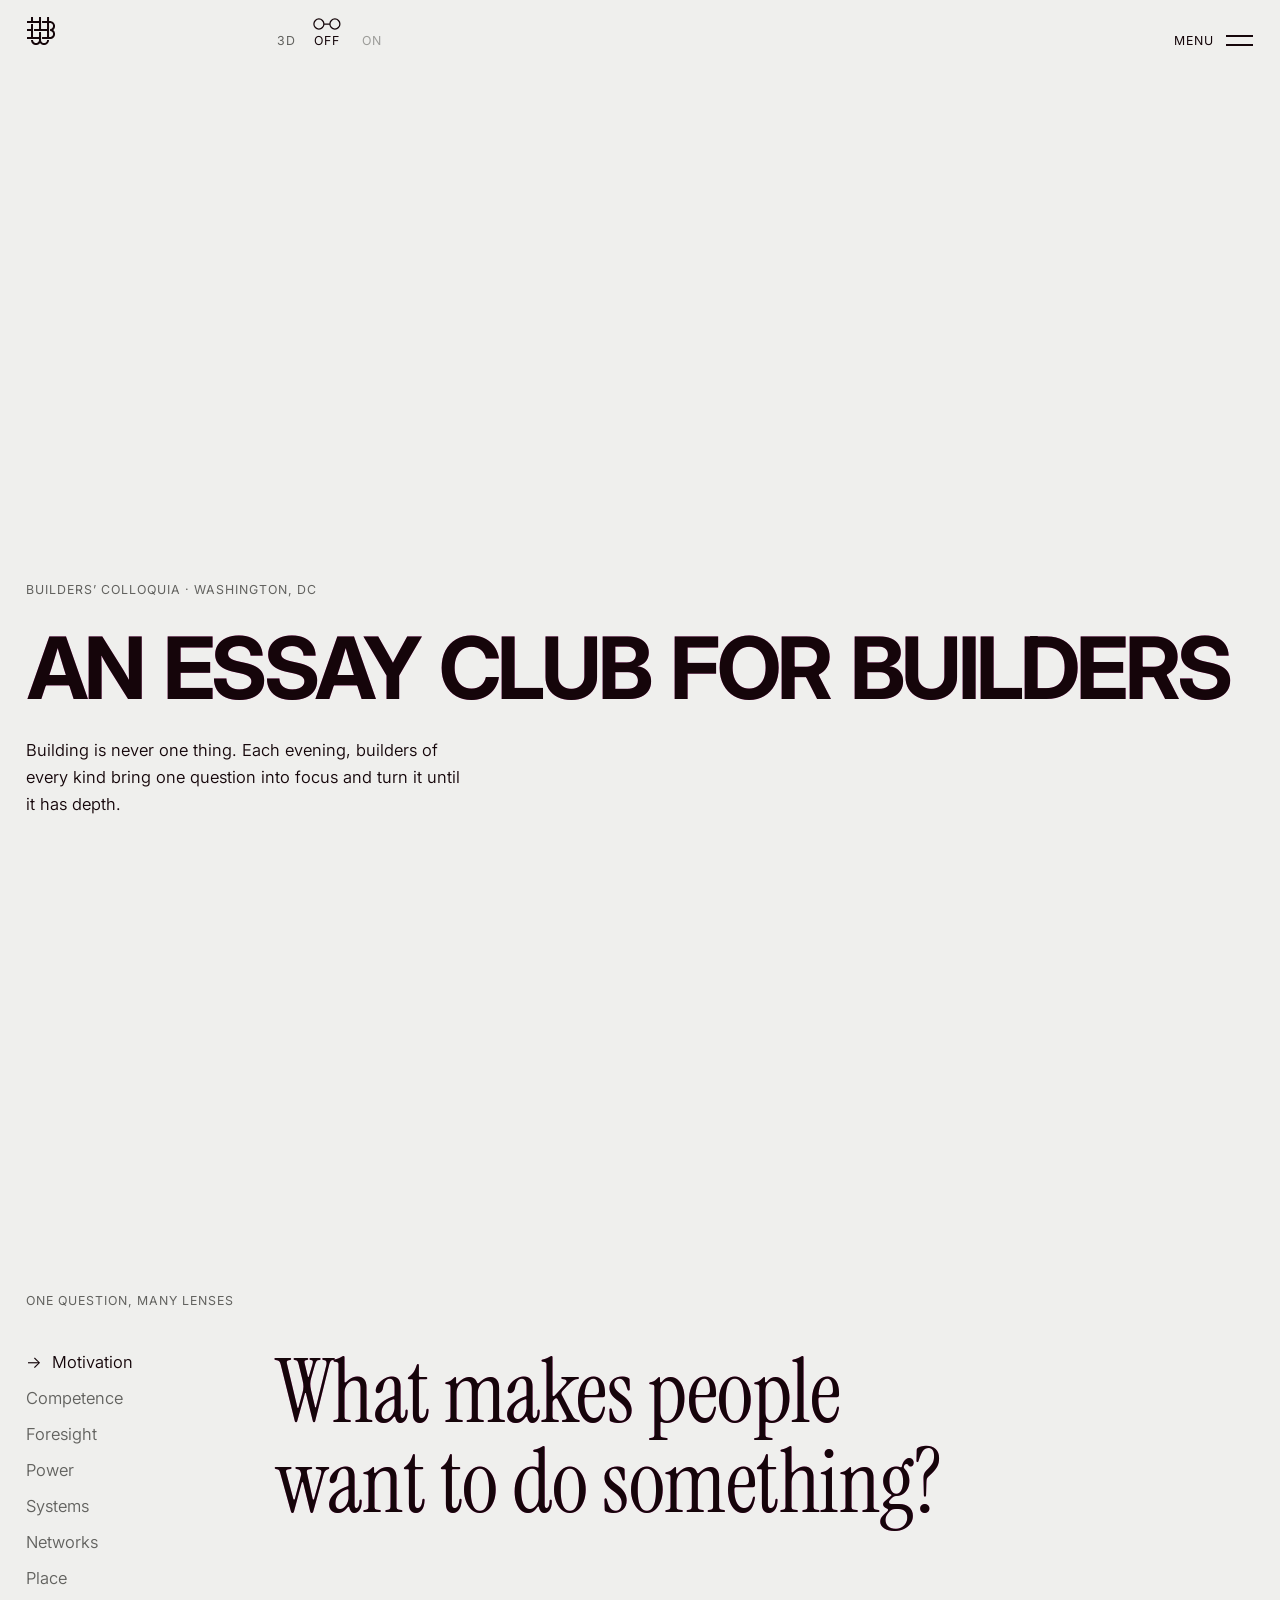
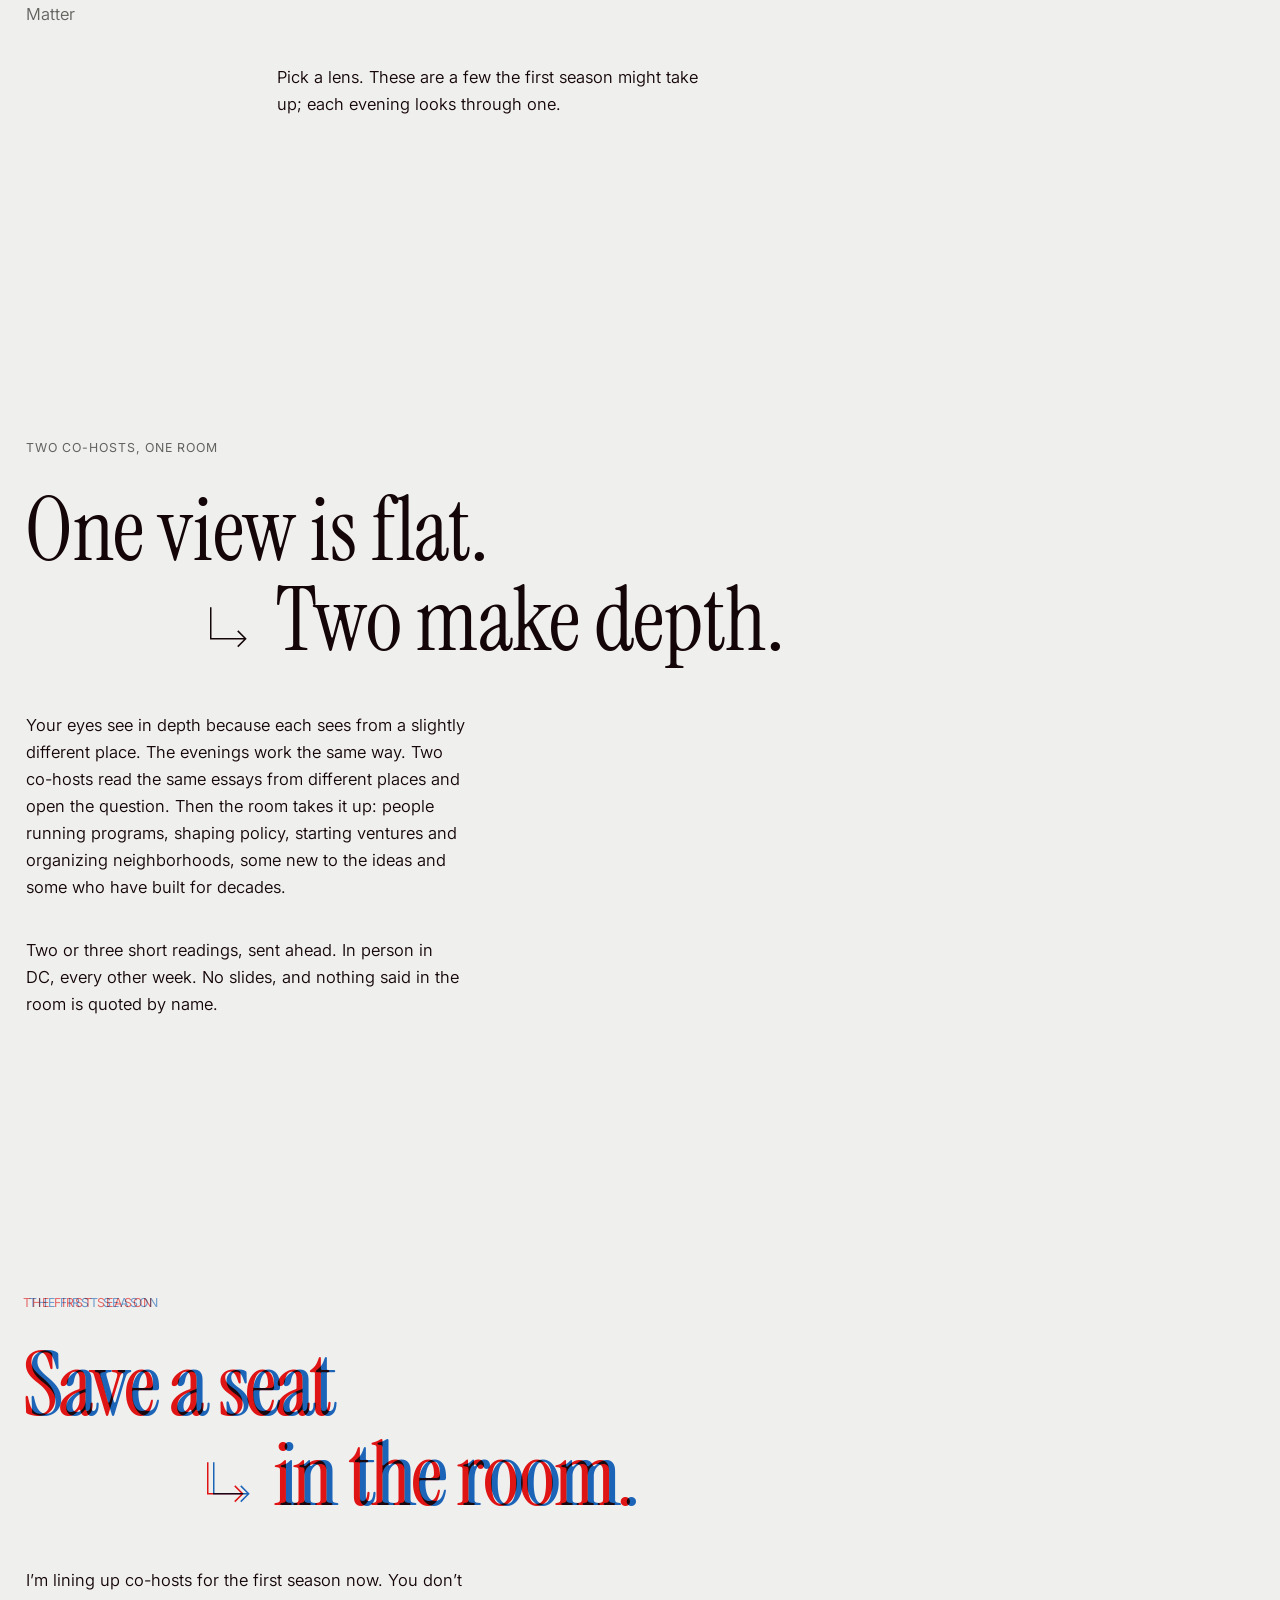
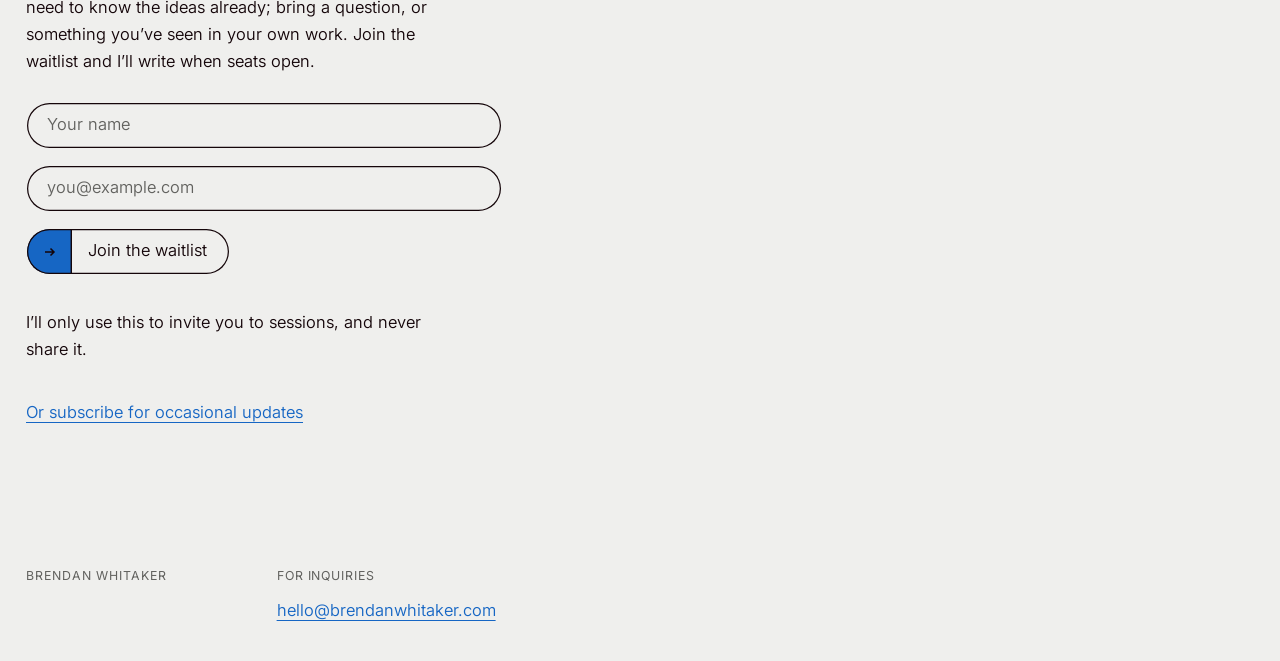
<file: colloquia.html>
<!doctype html>
<html lang="en" data-paths>
<head>
<meta charset="utf-8">
<meta name="viewport" content="width=device-width,initial-scale=1,viewport-fit=cover">
<meta name="description" content="A reading and conversation series for builders in DC. Join the waitlist for a seat.">
<link rel="canonical" href="https://www.brendanwhitaker.com/colloquia">
<meta property="og:type" content="website">
<meta property="og:url" content="https://www.brendanwhitaker.com/colloquia">
<meta property="og:site_name" content="Brendan Whitaker">
<meta property="og:title" content="Builders’ Colloquia — Brendan Whitaker">
<meta property="og:description" content="A reading and conversation series for builders in DC. Join the waitlist for a seat.">
<meta property="og:image" content="https://www.brendanwhitaker.com/assets/images/og.jpg">
<meta property="og:image:width" content="1200"><meta property="og:image:height" content="630">
<meta property="og:image:alt" content="Architecting an ecosystem to help folks: BUILD WHAT MATTERS, printed in red and blue.">
<meta name="twitter:card" content="summary_large_image">
<style>:root{box-sizing:border-box;padding-top:env(safe-area-inset-top,0px);padding-bottom:env(safe-area-inset-bottom,0px)}body{margin:0}img{max-width:100%}[hidden]{display:none!important}</style>
<link rel="icon" href="/favicon.ico" sizes="32x32">
<link rel="icon" href="/assets/images/icon.svg" type="image/svg+xml">
<link rel="apple-touch-icon" href="/assets/images/apple-touch-icon.png">
<link rel="manifest" href="/site.webmanifest">
<meta name="theme-color" content="#efefed">
<title>Builders’ Colloquia — Brendan Whitaker</title>
<link rel="preconnect" href="https://fonts.googleapis.com"><link rel="preconnect" href="https://fonts.gstatic.com" crossorigin>
<link rel="stylesheet" href="https://fonts.googleapis.com/css2?family=Instrument+Serif:ital@0;1&family=Inter:opsz,wght@14..32,300..700&display=swap">
<style>
/* Layout: one statement per screen, set low, its lines stepped across five full-width columns; the drawing or list sits high on the other side.
   One unit, u = the body x-height (9px). Every baseline and x-height lands on a 9px line; gutter and margin are one body line (27px). */
:root{
  --paper:#efefed; --ink:#140509; --grey:#62625f; --mute:#9c9c99; --hair:#c9c9c6; --red:#ed0c0c; --blue:#1666c4;
  --serif:"Instrument Serif",Georgia,"Times New Roman",serif;
  --sans:Inter,"Helvetica Neue",Arial,sans-serif;
  --u:9px; --line:27px; --m:27px; --gap:27px;
  color-scheme:light;
}
@media (max-width:720px){:root{--m:18px;--gap:18px}}
*{box-sizing:border-box}
html{-webkit-text-size-adjust:100%}
body{margin:0;background:var(--paper);color:var(--ink);font-family:var(--sans);font-weight:350;font-size:16.49px;line-height:27px;-webkit-font-smoothing:antialiased;position:relative;font-optical-sizing:auto;overflow-x:clip}
h1,h2,h3,p,ol,dl,dd,dt{margin:0;padding:0}
ol{list-style:none}
a{color:var(--blue);text-decoration:underline;text-decoration-thickness:1px;text-underline-offset:4px}
/* keyboard focus: a solid ink ring, there on the first frame, clear of the element. No effect delays or softens it. */
a:focus-visible,button:focus-visible,input:focus-visible{outline:2px solid var(--ink);outline-offset:3px}
/* selecting text lays down a light blue pass; light enough that what is selected stays readable */
::selection{background:rgba(22,102,196,.18);color:inherit}

.page{container-type:inline-size;--pl:max(var(--m),env(safe-area-inset-left,0px));--pr:max(var(--m),env(safe-area-inset-right,0px));padding-left:var(--pl);padding-right:var(--pr)}
.g{display:grid;grid-template-columns:repeat(5,minmax(0,1fr));column-gap:var(--gap)}
.g>*,.sub>*{min-width:0}
.sub{display:grid;grid-template-columns:subgrid;column-gap:var(--gap)}

/* type: every text leaf is a .t; the script pads its first baseline onto the next 9px line */
.t{
  --b:calc(var(--lh) / 2 + var(--k) * var(--fs));
  --pt:max(0px, calc(round(up, calc(var(--b) - .25px), var(--u)) - var(--b)));
  font-size:var(--fs);line-height:var(--lh);
  padding-top:var(--pt);padding-bottom:mod(calc(var(--u) - var(--pt)), var(--u));
  margin-left:calc(var(--sb) * -1em);
}
.serif{font-family:var(--serif);font-weight:400;--k:.34;--fs:calc(var(--x) / .51);--lh:calc(var(--x) * 2);--sb:.02;letter-spacing:-.005em}
.sans{font-family:var(--sans);font-weight:350;--k:.36377;--x:var(--u);--fs:calc(var(--x) / .5459);--lh:var(--line);--sb:.06}
.label{font-family:var(--sans);font-weight:400;--k:.36377;--fs:calc(var(--u) / .7275);--lh:var(--line);--sb:.085;text-transform:uppercase;letter-spacing:.08em;color:var(--grey)}
.item{--x:calc(2 * var(--u))}
.grey{color:var(--grey)}
.measure{max-width:44ch}

/* plates: one screen each, a whole number of units tall; content is pinned low */
.plate{position:relative;min-height:round(down, 100svh, var(--u));padding-block:81px;display:grid;grid-template-rows:auto 1fr auto;row-gap:54px}
.plate>.top{grid-row:1;grid-column:1/-1;align-self:start}
.plate>.low{grid-row:3;grid-column:1/-1;position:relative;z-index:2}
.low{grid-template-rows:auto}
.st{grid-column:1/-1;grid-row:1;align-content:start;pointer-events:none}
.st>*{grid-column:var(--c,1)/-1}
.st a{pointer-events:auto}
.ln{--x:clamp(calc(3 * var(--u)), round(down, 3.75cqw, var(--u)), calc(8 * var(--u)));white-space:nowrap}
.hk{display:inline-block;width:.51em;height:.51em;vertical-align:baseline;margin-left:calc(-.51em - var(--gap));margin-right:var(--gap);overflow:visible}
.hk{fill:none;stroke:var(--ink);stroke-width:1.5}
.st .label{margin-bottom:18px}
.cap{grid-row:2;grid-column:var(--c)/span 2;align-self:start;display:grid;row-gap:27px;align-content:start;margin-top:36px}
.actions{display:flex;flex-wrap:wrap;align-items:center;gap:18px 27px}

/* header sits at the top of the first plate */
/* the header stays on screen. On wide screens the waffle and the places live in a rail of their own on the left that content
   never enters, BUILD WHAT MATTERS included (only the loading screen and the page curtain cover it); the five content columns start to its right. The header has no
   background: content scrolls under it. On phones the rail folds away into the menu button. */
:root{--hdh:0px;--rail:234px;--band:63px}
html:not(.compact) .page{--pl:calc(max(var(--m),env(safe-area-inset-left,0px)) + var(--rail) + var(--gap))}
.hd{position:fixed;top:0;left:0;right:0;z-index:4;height:var(--band);padding-top:18px;padding-left:inherit;padding-right:inherit;align-items:start}
.hd>*{grid-row:1}
/* absolutely placed in the header's first row, so top is measured from the row (already 18px down) */
.mark{display:block;width:28px;height:28px;position:absolute;left:max(var(--m),env(safe-area-inset-left,0px));top:0}

/* 28px: the waffle is drawn on a 14-unit grid, so at 28 every bar and gap lands on whole pixels (2px a unit, 4 on retina) */
.mark svg{display:block;width:28px;height:28px;fill:var(--ink)}
nav{display:flex;gap:0 27px;flex-wrap:wrap;align-items:flex-start}
.hd .meta{display:grid;align-content:start}
/* the header, after huyml.co: the places stack in the second column, beside the mark, under a "Menu" label that shares the top row's baseline
   with where and when and the controls. The current place is pushed in and pointed at; the arrow travels to the next one. */
/* the menu sits flush right in the rail, its right edge on the rail's edge; inside it everything stays left-aligned.
   The padding keeps room for the current place, which steps in by the arrow's width. */
.h-nav{position:absolute;right:calc(100% - max(var(--m),env(safe-area-inset-left,0px)) - var(--rail));padding-right:36px;top:0;display:grid;justify-items:start;align-content:start}
/* the places are set in Instrument Serif capitals at a half step (x-height one and a half units, three units to the line),
   two units below the label, which is set in title case */
.h-list{--x:calc(1.5 * var(--u));--lh:calc(3 * var(--u));font-weight:400;text-transform:uppercase;letter-spacing:.02em;margin:18px 0 0}
.h-nl{text-transform:none;letter-spacing:.02em}
.h-a{position:relative;display:inline-block;color:transparent;text-decoration:none;white-space:nowrap;
  transition:transform .55s cubic-bezier(.7,0,.2,1)}
/* each place prints in two passes; hovering one puts the others out of focus, their passes drifting apart */
.h-a::before,.h-a::after{content:attr(data-t);position:absolute;left:0;top:0;mix-blend-mode:multiply;transition:transform .4s cubic-bezier(.2,.7,.2,1),filter .4s}
.h-a::before{color:var(--red)}.h-a::after{color:var(--blue)}
@media (hover:hover){.h-list:hover .h-a:not(:hover)::before{transform:translateX(-2.5px);filter:blur(2px)}.h-list:hover .h-a:not(:hover)::after{transform:translateX(2.5px);filter:blur(2px)}}
/* by keyboard: only while a place has visible focus, so a click never leaves the menu out of focus */
.h-list:has(.h-a:focus-visible) .h-a:not(:focus-visible)::before{transform:translateX(-2.5px);filter:blur(2px)}
.h-list:has(.h-a:focus-visible) .h-a:not(:focus-visible)::after{transform:translateX(2.5px);filter:blur(2px)}
.h-a[aria-current="page"]{transform:translateX(36px)}
.h-arw{position:absolute;left:0;top:0;width:27px;height:18px;color:var(--ink);opacity:0;transition:transform .55s cubic-bezier(.7,0,.2,1),opacity .3s}
.h-nav.on .h-arw{opacity:1}.h-loc{grid-column:4/6;white-space:nowrap}
/* the 3D switch sits in the top row, where huyml.co keeps its audio switch. A pair of glasses rides just above the words: over Off
   it is an empty frame; it slides across to On and its lenses fill, red and blue. */
.d3{all:unset;box-sizing:border-box;cursor:pointer;grid-row:1;grid-column:2;position:relative;justify-self:start}
.d3-t{white-space:nowrap}
.d3-o{display:inline-block;margin-left:18px;color:var(--mute);transition:color .4s}
.d3-o+.d3-o{margin-left:22px}
.d3[aria-pressed="false"] .d3-off,.d3[aria-pressed="true"] .d3-on{color:var(--ink)}
.d3-g{position:absolute;left:0;top:0;width:30px;height:12px;overflow:visible;pointer-events:none;transition:transform .6s cubic-bezier(.7,0,.2,1)}
.d3-f{fill:none;stroke:var(--ink);stroke-width:1.25}
.d3-l{opacity:0;mix-blend-mode:multiply;transition:opacity .35s .25s}
.d3-lr{fill:var(--red)}.d3-lb{fill:var(--blue)}
.d3[aria-pressed="true"] .d3-l{opacity:1}
.d3.moving .d3-l{transition-delay:0s;opacity:0}
.d3:hover .d3-f{stroke:var(--blue)}
html.compact .d3{grid-column:2/4}.h-end{grid-column:5;display:flex;justify-content:flex-end;align-items:flex-start;gap:18px}
/* the menu: when the header row gets crowded, at whatever width that is, the places fold into a button.
   Its two bars are each printed in two passes; they separate as they move and land back in register as ink. */
.menu{all:unset;box-sizing:border-box;cursor:pointer;display:none;align-items:flex-start;gap:12px;position:relative;z-index:96}
html.compact .menu{display:inline-flex}
html.compact .h-nav,html.compact .h-loc,html.compact .h-sub,html.compact .h-acct{display:none}
html.compact .h-end{grid-column:2/-1}
.menu .mb-l{margin-left:0;color:var(--ink)}
.mb-i{position:relative;display:block;width:27px;height:18px}
.bar{position:absolute;left:0;width:27px;height:0;top:var(--y);transition:top .45s cubic-bezier(.7,0,.2,1),transform .45s cubic-bezier(.7,0,.2,1)}
.bar::before,.bar::after{content:"";position:absolute;left:0;right:0;top:-.75px;height:1.5px;mix-blend-mode:multiply;transition:transform .5s cubic-bezier(.2,.7,.2,1)}
.bar::before{background:var(--red)}.bar::after{background:var(--blue)}
.b1{--y:4.5px}.b2{--y:13.5px}
html.menu-open .b1{top:9px;transform:rotate(45deg)}
html.menu-open .b2{top:9px;transform:rotate(-45deg)}
.menu.moving .bar::before{transform:translateX(-4px)}
.menu.moving .bar::after{transform:translateX(4px)}
.menu:hover .mb-l{color:var(--blue)}
html.menu-open{overflow:hidden}
html.menu-open .hd{z-index:95}

/* the page curtain, printed: two sheets, red then blue, rise from the foot of the page a beat apart; where they overlap they
   multiply to ink. Each sheet has the next page's name knocked out of it, in paper. The two knock-outs start out of register,
   so the name shows red and blue fringes, then slide into register and come into focus as clean paper. */
@property --co{syntax:'<length>';inherits:true;initial-value:0px}
@property --cb{syntax:'<length>';inherits:true;initial-value:0px}
.curtain{position:fixed;inset:0;z-index:98;visibility:hidden;pointer-events:none;isolation:isolate;--co:28px;--cb:8px}
.cs{position:absolute;inset:0;display:grid;place-items:center;mix-blend-mode:multiply;transform:translateY(100%)}
.cs-r{background:var(--red)}.cs-b{background:var(--blue)}
.ct-t{--x:clamp(calc(4 * var(--u)), round(down, 4.4vw, var(--u)), calc(8 * var(--u)));color:var(--paper);margin:0;text-transform:uppercase;letter-spacing:.02em;white-space:nowrap;filter:blur(var(--cb))}
.cs-r .ct-t{transform:translateX(calc(var(--co) * -1))}.cs-b .ct-t{transform:translateX(var(--co))}
.curtain.cover,.curtain.lift{visibility:visible}
.curtain.cover{--co:0px;--cb:0px;transition:--co .6s cubic-bezier(.2,.7,.2,1) .15s,--cb .5s cubic-bezier(.2,.7,.2,1) .15s}
.curtain.cover .cs{transform:none;transition:transform .5s cubic-bezier(.6,0,.2,1)}
.curtain.cover .cs-b{transition-delay:.05s}
/* the name is pulled into focus: it overshoots a hair and settles. In 3D its passes stop just short of register,
   so it floats a little off the sheet. */
body.stereo .curtain.cover{--co:3px}
.curtain.cover .ct-t{animation:knob .7s cubic-bezier(.3,.6,.2,1) .15s both}
@keyframes knob{0%{filter:blur(8px)}60%{filter:blur(0px)}76%{filter:blur(1px)}100%{filter:blur(0px)}}
.curtain.lift{--co:0px;--cb:0px}
.curtain.lift .cs{transform:translateY(-100%);transition:transform .6s cubic-bezier(.7,0,.2,1)}
.curtain.lift .cs-b{transition-delay:.025s}
/* the takeover: a sheet laid down from the top; each place prints in two passes that slide into register */
@property --tls{syntax:'<number>';inherits:true;initial-value:0}
@property --tlb{syntax:'<number>';inherits:true;initial-value:0}
.takeover{position:fixed;inset:0;z-index:90;background:var(--paper);overflow-y:auto;visibility:hidden;clip-path:inset(0 0 100% 0);transition:clip-path .6s cubic-bezier(.7,0,.2,1),visibility 0s .6s}
html.menu-open .takeover{visibility:visible;clip-path:inset(0);transition:clip-path .6s cubic-bezier(.7,0,.2,1),visibility 0s}
.tk-page{min-height:100%;display:grid;grid-template-rows:1fr auto;row-gap:54px;padding-block:117px 81px}
.tk-list{grid-column:1/-1;row-gap:9px;align-content:center}
.tk-list li{grid-column:1/-1;align-items:start}
.tk-n{grid-column:2}
.tk-l{grid-column:3/-1;--x:clamp(calc(3 * var(--u)), round(down, 4.4cqw, var(--u)), calc(7 * var(--u)));position:relative;color:transparent;text-decoration:none;white-space:nowrap;justify-self:start;opacity:0;transition:opacity .2s}
.tk-l::before,.tk-l::after{content:attr(data-t);position:absolute;left:0;top:0;width:100%;padding-top:inherit;mix-blend-mode:multiply;filter:blur(calc(var(--tlb) * 1px))}
.tk-l::before{color:var(--red);transform:translateX(calc(var(--tls) * -1px))}
.tk-l::after{color:var(--blue);transform:translateX(calc(var(--tls) * 1px))}
html.menu-open .tk-l{opacity:1;animation:conv .9s cubic-bezier(.2,.7,.2,1) both;animation-delay:calc(.22s + var(--i) * 70ms)}
@keyframes conv{from{--tls:30;--tlb:8;opacity:0}20%{opacity:1}to{--tls:0;--tlb:0;opacity:1}}
.tk-l:hover::before,.tk-l:focus-visible::before{opacity:0}
.tk-foot>div{display:grid;align-content:start}
.tk-c1{grid-column:2/4}.tk-c2{grid-column:4/5}.tk-c3{grid-column:5/-1}
@media (max-width:720px){
  .tk-n{display:none}
  .tk-l{grid-column:1/-1;--x:clamp(calc(3 * var(--u)), round(down, 11cqw, var(--u)), calc(5 * var(--u)))}
  .tk-c1,.tk-c2,.tk-c3{grid-column:1/-1}
  .tk-page{padding-block:99px 72px}
}
@media (prefers-reduced-motion:reduce){html.menu-open .tk-l{animation:none}.takeover{clip-path:none!important}}


/* popups: a card (or two) dropped on the page. Paper, with the red and blue passes printed just out of register behind it,
   so its edges carry a fringe; they slide in from far apart as it lands. The page behind is put out of focus. */
.pop{position:fixed;inset:0;width:100%;height:100%;max-width:none;max-height:none;margin:0;padding:var(--m);border:0;background:transparent;color:var(--ink);overflow:auto;
  display:none;place-items:center;container-type:inline-size}
.pop[open]{display:grid}
.pop::backdrop{background:rgba(239,239,237,.55);-webkit-backdrop-filter:blur(7px);backdrop-filter:blur(7px)}
.pop[open]::backdrop{animation:pbk .45s cubic-bezier(.2,.7,.2,1) both}
.pop.out::backdrop{animation:pbk .3s cubic-bezier(.7,0,.2,1) reverse both}
@keyframes pbk{from{background:rgba(239,239,237,0);-webkit-backdrop-filter:blur(0);backdrop-filter:blur(0)}}
.pop-stack{position:relative;margin-block:126px 54px}
.pop-card{border-radius:16px}
.pop-main{position:relative;width:min(612px, 100cqw);--rot:-1.2deg;transform:rotate(var(--rot));z-index:2;isolation:isolate}
.pop-body{position:relative;z-index:1;background:var(--paper);border-radius:inherit;box-shadow:inset 0 0 0 1px var(--ink);padding:27px 27px 18px;display:grid;row-gap:27px}
.pop-st{display:grid;row-gap:0;pointer-events:auto}
.pop-st .ln{--x:calc(2 * var(--u))}
.pop .ln.step{padding-left:calc(.51em + var(--gap))}.pop .hk{margin-left:calc(-.51em - var(--gap))}
.pop .j-form{max-width:none}
.pop-foot{display:flex;justify-content:space-between;align-items:flex-start;gap:18px}
.pop-close{all:unset;cursor:pointer;display:inline-flex;align-items:baseline;gap:9px;color:var(--ink);white-space:nowrap;margin-left:auto}
.pop-close:hover{color:var(--blue)}.pop-close:focus-visible{outline:2px solid var(--ink);outline-offset:3px}
.pop-x{width:11px;height:11px;flex:none;align-self:center}
.pop-aux{position:absolute;z-index:1;right:var(--ar);bottom:calc(100% - var(--ov));transform:rotate(var(--rot));overflow:hidden}
/* the photo, printed: a red pass and a blue pass of the same picture, each paper where the picture is light. Laid over each
   other they multiply to ink. The card lands with them apart and out of focus; they slide into register. In 3D they stop
   a hair apart, so the picture floats off the card; pointing at it parts them a little, like the places in the menu. */
.pop-aux{background:var(--paper);box-shadow:inset 0 0 0 1px var(--ink)}
.pop-photo{--ar:-90px;--ov:135px;--rot:3deg;width:261px;height:324px;isolation:isolate;box-shadow:none}
.pp{position:absolute;inset:0;isolation:isolate;mix-blend-mode:multiply;transition:transform .5s cubic-bezier(.2,.7,.2,1),filter .5s}
.pp img{display:block;width:100%;height:100%;object-fit:cover;object-position:50% 25%;filter:grayscale(1) contrast(1.12) brightness(1.04)}
.pp::after{content:"";position:absolute;inset:0;background:var(--red);mix-blend-mode:screen}
.pp-b::after{background:var(--blue)}
.pop-photo:hover .pp-r{transform:translateX(-4px);filter:blur(1.5px)}.pop-photo:hover .pp-b{transform:translateX(4px);filter:blur(1.5px)}
body.stereo .pp-r{transform:translateX(-3px)}body.stereo .pp-b{transform:translateX(3px)}
.pop[open] .pp-r{animation:ppr 1.1s cubic-bezier(.25,.6,.2,1) .1s both}
.pop[open] .pp-b{animation:ppb 1.1s cubic-bezier(.25,.6,.2,1) .1s both}
@keyframes ppr{from{transform:translate(-36px,0);filter:blur(8px)}}
@keyframes ppb{from{transform:translate(36px,0);filter:blur(8px)}}
/* in depth: where WebGL runs, the photo is drawn from a depth map of the picture. The red pass is what the left eye
   sees and the blue pass the right; with 3D on they part by depth, so through red/blue glasses he stands in front of the
   platform and the pillars fall away behind. With or without glasses the picture turns a little as you move. */
.pp-gl{position:absolute;inset:0;width:100%;height:100%;display:none}
.pop-photo.gl .pp-gl{display:block}.pop-photo.gl .pp{display:none}
/* the waffle: its own piece, over the popup's corner. The red and blue passes come in from either side and meet in
   register, printing ink. In 3D they stop a little apart. */
.pop-waffle{position:absolute;right:-27px;top:-90px;width:144px;height:144px;z-index:3;pointer-events:none;overflow:visible;transform:rotate(-14deg)}
.pop-waffle use{mix-blend-mode:multiply}
.pop-waffle .sr{fill:var(--red)}.pop-waffle .sb{fill:var(--blue)}
body.stereo .pop-waffle .sr{transform:translateX(-24px)}body.stereo .pop-waffle .sb{transform:translateX(24px)}
.pop[open] .pop-waffle .sr{animation:pwr .9s cubic-bezier(.2,.7,.2,1) .2s both}
.pop[open] .pop-waffle .sb{animation:pwb .9s cubic-bezier(.2,.7,.2,1) .2s both}
@keyframes pwr{from{transform:translateX(-520px);opacity:0}}
@keyframes pwb{from{transform:translateX(520px);opacity:0}}
/* landing */
.pop[open] .pop-main{animation:pland .6s cubic-bezier(.2,.7,.2,1) both}
.pop[open] .pop-aux{animation:paux .7s cubic-bezier(.2,.7,.2,1) .08s both}
@keyframes pland{from{opacity:0;filter:blur(6px);transform:translateY(27px) rotate(calc(var(--rot) * 3))}to{opacity:1;filter:none;transform:rotate(var(--rot))}}
@keyframes paux{from{opacity:0;filter:blur(6px);transform:translateY(36px) rotate(calc(var(--rot) * 3))}}
.pop.out .pop-waffle,.pop.out .pop-main,.pop.out .pop-aux{animation:pout .26s cubic-bezier(.7,0,.2,1) both}
@keyframes pout{to{opacity:0;filter:blur(6px);translate:0 18px}}
.pop.flat .pop-main,.pop.flat .pop-aux{animation:none!important;transform:none!important}
@media (max-width:720px){
  .pop-main{--rot:-.8deg}.pop-body{padding:18px 18px 9px;row-gap:18px}
  .pop-st .ln{white-space:normal}
  .pop-photo{--ar:9px;--ov:36px;width:135px;height:171px}
  .pop-waffle{width:90px;height:90px;right:0;top:-63px}
  .pop-st .ln{--x:calc(1.5 * var(--u));text-wrap:balance}
  .pop .j-form{grid-template-columns:1fr}
  .pop-stack{margin-block:126px 27px}
}
@media (prefers-reduced-motion:reduce){.pop[open] .pop-waffle use,.pop[open] .pop-main,.pop[open] .pop-aux,.pop[open] .pp,.pop[open]::backdrop{animation:none}}

/* views: the home page is one screen; everything else is its own page, chosen by the address (#colloquia, #work ...) */
[data-view][hidden]{display:none!important}

/* home, after huyml.co's hero: it doesn't scroll. Each scroll gesture turns to the next thing I'm building. The cards
   run on a 3D diagonal, past ones receding up and right, next ones coming in from the bottom left; the one in the
   centre lies flat and sharp. The full list sits on the right; the details and the big counter sit on the left. */
/* the ecosystem: a pinned section, after huyml.co's hero. While it holds the screen, scrolling turns through the four;
   the cards run on a 3D diagonal, the list on the right shows all four, the details and counter sit on the left */
.eco{position:relative;height:calc(4 * 100svh)}
.home{position:sticky;top:0;height:round(down, 100svh, var(--u));grid-template-rows:auto 1fr auto;row-gap:27px;padding-block:81px 54px;
  --cw:calc((100cqw - 4 * var(--gap)) / 5 * 1.5 + var(--gap) * .5);--ch:round(down, calc(var(--cw) * .72), var(--u))}
.hm-who{grid-column:1;grid-row:1;display:grid;align-content:start;row-gap:9px;position:relative;z-index:30}
.hm-meta{grid-column:1;grid-row:2;align-self:start;display:grid;row-gap:9px;align-content:start;min-width:0;position:relative;z-index:30}
.hm-f{display:grid;grid-template-columns:81px minmax(0,1fr);column-gap:9px;align-items:start}
.hm-name,.hm-desc{display:none}
.hm-meta.swap .t{animation:hmin .55s cubic-bezier(.2,.7,.2,1) both}
.hm-meta.leaving .t{opacity:0;filter:blur(4px);transform:translateX(9px);transition:opacity .28s,filter .28s,transform .28s}
@keyframes hmin{from{opacity:0;filter:blur(4px);transform:translateX(-9px)}to{opacity:1;filter:none;transform:none}}
.hm-stack{grid-column:2/5;grid-row:1/4;position:relative;perspective:1600px;perspective-origin:50% 45%;pointer-events:none}
.hm-card{position:absolute;left:50%;top:50%;width:var(--cw);height:var(--ch);margin-left:calc(var(--cw) / -2);margin-top:calc(var(--ch) / -2);
  background:var(--paper);border-radius:16px;box-shadow:inset 0 0 0 1px var(--hair);padding:0 18px 18px;display:grid;grid-template-rows:auto 1fr;
  transform-origin:50% 50%;will-change:transform;backface-visibility:hidden}
.hm-slot{border-radius:12px;box-shadow:inset 0 0 0 1px var(--hair);display:grid;align-content:start;justify-items:start;padding:18px;overflow:hidden;min-height:0}
.hm-slot:has(img){padding:0}
.hm-slot img{width:100%;height:100%;object-fit:cover;filter:grayscale(1) contrast(1.08);display:block}
.hm-list{grid-column:5;grid-row:1/4;position:relative;overflow:hidden;margin:0;padding:0;list-style:none;z-index:30}
.hm-track{position:absolute;left:0;right:0;top:0;will-change:transform}
.hm-e{height:162px;display:grid;align-content:start;transition:opacity .3s}
.hm-e button{all:unset;cursor:pointer;display:block;color:var(--ink)}
.hm-e button>.t{display:block}
.hm-e button:hover,.hm-e button:focus-visible{color:var(--blue)}
.hm-dash{display:block;width:27px;height:1px;background:var(--ink);margin:9px 0 8px}
.hm-e .hm-ed{display:-webkit-box;-webkit-line-clamp:2;-webkit-box-orient:vertical;overflow:hidden;max-width:34ch}
.hm-sw{grid-column:1;grid-row:3;align-self:start;position:relative;z-index:30}
.hm-n{grid-column:2/4;grid-row:3;align-self:start;display:flex;align-items:flex-start;gap:9px;position:relative;z-index:40;pointer-events:none}
.hm-dp{--x:calc(10 * var(--u));white-space:nowrap;mix-blend-mode:multiply}
.hm-d{display:inline-block;position:relative;color:transparent;font-variant-numeric:tabular-nums}
.hm-d::before,.hm-d::after{content:attr(data-t);position:absolute;left:0;top:0;mix-blend-mode:multiply;filter:blur(calc(var(--hb) * 1px))}
.hm-d::before{color:var(--red);transform:translateX(calc(var(--hs) * -1px))}
.hm-d::after{color:var(--blue);transform:translateX(calc(var(--hs) * 1px))}
@property --hs{syntax:'<number>';inherits:true;initial-value:0}
@property --hb{syntax:'<number>';inherits:true;initial-value:0}
.hm-d.roll{animation:hroll .8s cubic-bezier(.2,.7,.2,1)}
.hm-d.out{--hs:20;--hb:6;transition:--hs .3s ease-in,--hb .3s ease-in}
@keyframes hroll{from{--hs:26;--hb:7}to{--hs:0;--hb:0}}
.hm-of{position:relative}
.w-print{grid-column:2/5}
.w-print .print{height:round(down, calc(((100cqw - 4 * var(--gap)) / 5 * 3 + 2 * var(--gap)) * .5), var(--u));object-position:50% 25%}
@media (max-width:720px){
  .home{grid-template-columns:minmax(0,1fr);grid-template-rows:auto 288px auto 1fr;row-gap:18px;padding-block:9px 45px;--cw:calc(100cqw * .72);--ch:round(down, calc(var(--cw) * .66), var(--u))}
  .hm-who,.hm-stack,.hm-meta,.hm-n,.hm-sw{grid-column:1}
  .hm-sw,.cue{display:none}
  .hm-who{grid-row:1}.hm-stack{grid-row:2}.hm-meta{grid-row:3;margin-top:0;row-gap:9px}.hm-n{grid-row:4;align-self:end}.hm-dp{--x:calc(5 * var(--u))}
  .hm-list,.hm-who .hm-lede,.hm-meta .hm-f{display:none}
  .hm-name,.hm-desc{display:block}
  .w-print{grid-column:1/-1}.w-print .print{height:round(down, calc(100cqw * .62), var(--u))}
}

/* the 3D switch floats in the bottom right, on every screen */
.lens.float{position:fixed;right:max(var(--m),env(safe-area-inset-right,0px));bottom:calc(27px + env(safe-area-inset-bottom,0px));z-index:50;background:var(--paper)}
.copy{appearance:none;background:none;border:0;padding-inline:0;cursor:pointer;color:var(--blue);text-decoration:underline;text-decoration-thickness:1px;text-underline-offset:4px;text-align:left}
.copy:hover{color:var(--ink)}
nav a{color:var(--ink);text-decoration:none}nav a:hover{color:var(--blue)}
.lens{all:unset;cursor:pointer;display:inline-flex;align-items:center;gap:9px;height:27px;padding:0 12px 0 9px;border-radius:999px;box-shadow:inset 0 0 0 1px var(--mute);font-size:13px;line-height:27px;color:var(--ink)}
.lens svg{width:30px;height:12px;display:block}
.lens .l1,.lens .l2{fill:var(--paper);stroke:var(--ink);stroke-width:1.25}
.lens[aria-pressed="true"]{box-shadow:inset 0 0 0 1.25px var(--blue);color:var(--blue)}
.lens[aria-pressed="true"] .l1{fill:var(--red);mix-blend-mode:multiply}.lens[aria-pressed="true"] .l2{fill:var(--blue);mix-blend-mode:multiply}

/* intro, after huyml.co: an ink panel is pushed off the page, and how far it has travelled is how far the page has loaded.
   Behind it the name is printed in two passes, red and blue, that slide into register (red over blue makes the ink) and come
   into focus. The name holds, then defocuses as the sheet lifts, and the print swings into place. */
html.loading{overflow:hidden}
.loader{display:none}
html.intro .loader{display:block;position:fixed;inset:0;z-index:100;cursor:pointer;overflow:hidden}
.sheet{position:absolute;inset:0;background:var(--paper);transition:transform .9s cubic-bezier(.7,0,.2,1)}
.loader.out .sheet{transform:translateY(-100%)}
.ld-name{position:absolute;inset:0;display:grid;align-content:start;justify-content:center;justify-items:center;transition:transform .9s cubic-bezier(.7,0,.2,1),opacity .7s}
.loader.out .ld-name{transform:translateY(-30vh);opacity:0}
.nm{--x:clamp(calc(4 * var(--u)), round(down, 5.6vw, var(--u)), calc(10 * var(--u)));position:relative;color:transparent;white-space:nowrap;text-align:center}
.nm::before,.nm::after{content:attr(data-t);position:absolute;left:0;top:0;width:100%;padding-top:inherit;mix-blend-mode:multiply;filter:blur(calc(var(--lb,0) * 1px))}
.nm::before{color:var(--red);transform:translateX(calc(var(--ls,0) * -1px))}
.nm::after{color:var(--blue);transform:translateX(calc(var(--ls,0) * 1px))}
.push{position:absolute;inset:0;background:var(--ink);transform:translateX(var(--px,0px));display:flex;align-items:flex-start;padding-left:18px}
/* the waffle is the one pushing: it prints itself in a strip of paper, woven blue then red, slides into register,
   then leans on the panel's edge and walks it to the centre, where it lets go above the name. At the end it flies home to the header. */
html.intro .hd .mark{visibility:hidden}
.ld-w{position:absolute;left:0;top:0;overflow:visible;z-index:3;transform-origin:0 0}
/* in register the two passes are one ink; for the flight they become one fill, the same as the header mark */
.ld-w.flat .pr{display:none}.ld-w.flat .pb{fill:var(--ink);mix-blend-mode:normal}
.ld-w .pb{fill:var(--blue);mix-blend-mode:multiply;animation:pb 1.25s cubic-bezier(.3,.6,.2,1) both}
.ld-w .pr{fill:var(--red);mix-blend-mode:multiply;animation:pr 1.25s cubic-bezier(.3,.6,.2,1) both}
@keyframes pb{0%,58%{transform:translate(-240px,-150px)}100%{transform:none}}
@keyframes pr{0%,58%{transform:translate(240px,150px)}100%{transform:none}}
.ld-w .sh{transform-box:fill-box;transform-origin:0 50%;transform:scaleX(0);animation:th .34s cubic-bezier(.5,0,.2,1) forwards;animation-delay:calc(var(--i) * 50ms)}
.ld-w .sv{transform-box:fill-box;transform-origin:50% 0;transform:scaleY(0);animation:tv .34s cubic-bezier(.5,0,.2,1) forwards;animation-delay:calc(240ms + var(--i) * 50ms)}
@keyframes th{to{transform:scaleX(1)}}@keyframes tv{to{transform:scaleY(1)}}
.ld-w.flat .pb,.ld-w.flat .pr,.ld-w.flat .sh,.ld-w.flat .sv{animation:none;transform:none}
.push .ld-n{color:var(--paper);font-variant-numeric:tabular-nums;margin-left:0}
/* the print swings in from a tilt as the sheet lifts */
.hero-print .print{transition:transform 1.25s cubic-bezier(.2,.7,.2,1);transform-origin:50% 70%}
html.pre .hero-print .print{transform:perspective(1400px) translateZ(-280px) rotateY(-24deg) rotateX(14deg)}
/* scroll cue: floats on the centre axis of the first screen */
.cue{position:fixed;left:max(var(--m),env(safe-area-inset-left,0px));bottom:calc(27px + env(safe-area-inset-bottom,0px));z-index:5;display:flex;flex-direction:column;align-items:flex-start;transition:opacity .4s;pointer-events:none}
.cue-line{width:1px;height:27px;background:var(--ink);transform-origin:top;animation:cue 1.8s ease-in-out infinite}
@keyframes cue{0%{transform:scaleY(0);transform-origin:top}50%{transform:scaleY(1);transform-origin:top}51%{transform-origin:bottom}100%{transform:scaleY(0);transform-origin:bottom}}
.cue.gone{opacity:0}

/* controls */
.btn{all:unset;box-sizing:border-box;cursor:pointer;display:inline-flex;align-items:stretch;height:45px;box-shadow:inset 0 0 0 1.25px var(--ink);border-radius:999px;overflow:hidden;background:var(--paper);color:var(--ink);font-family:var(--sans);font-weight:400;font-size:16.49px;line-height:27px;white-space:nowrap}
.btn .tab{display:grid;place-items:center;width:45px;background:var(--blue);box-shadow:inset -1.25px 0 0 var(--ink),inset 0 0 0 1.25px var(--ink);border-radius:999px 0 0 999px}
.btn .tab svg{width:14px;height:14px;position:relative;z-index:1;color:var(--ink);transition:color .25s}
/* the tab is the blue pass. Pointing at the button (or pressing it) brings the red pass in under it: the two register and print ink */
.btn .tab{position:relative;isolation:isolate}
.btn .tab::before{content:'';position:absolute;inset:0;border-radius:inherit;background:var(--red);mix-blend-mode:multiply;opacity:0;transform:translateX(-6px);transition:transform .3s cubic-bezier(.2,.7,.2,1),opacity .2s}
.btn:hover .tab::before,.btn:active .tab::before,.btn:focus-visible .tab::before{opacity:1;transform:none}
.btn:hover .tab svg,.btn:active .tab svg,.btn:focus-visible .tab svg{color:var(--paper)}
.btn .bl{display:block;padding-inline:16px 22px;margin-left:0}
.btn:hover .bl{color:var(--blue)}

/* hero orbit: real pages pass behind the statement on the far side and in front on the near side */
.orbit{position:absolute;inset:0;overflow:hidden;pointer-events:none;z-index:auto}
.card{position:absolute;left:0;top:0;backface-visibility:hidden;transform-origin:50% 50%;width:270px;padding:0 18px 18px;background:transparent;border-radius:12px;box-shadow:inset 0 0 0 1px var(--mute);mix-blend-mode:multiply;color:var(--ink);text-decoration:none;pointer-events:none;will-change:transform;display:grid;row-gap:4px}
.card:hover,.card:focus-visible{box-shadow:inset 0 0 0 1.25px var(--blue);color:var(--blue);outline:none}
/* the lens: out of focus, an element splits into its two printing passes, a red copy and a blue copy that slide apart
   and blur. In focus they sit in register and multiply back to ink. The ratio of blur to separation is tunable (press T). */
.rackable{background:transparent}
.tune{position:fixed;right:max(var(--m),env(safe-area-inset-right,0px));bottom:calc(72px + env(safe-area-inset-bottom,0px));z-index:60;width:333px;max-width:calc(100vw - 36px);padding:0 18px 18px;background:var(--paper);border-radius:12px;box-shadow:inset 0 0 0 1px var(--hair);display:grid}
.tune[hidden]{display:none}
.tu-h{display:flex;justify-content:space-between;align-items:flex-start}
.tu-r{display:grid;grid-template-columns:99px minmax(0,1fr) 45px;column-gap:9px;align-items:start}
.tu-r input{width:100%;height:27px;margin:0;padding:0;accent-color:var(--blue);background:none;box-shadow:none}
.tu-r output{text-align:right;font-variant-numeric:tabular-nums}
.tune .actions{margin-top:9px}

/* the one idea */
.idea{grid-column:1/-1;grid-row:2;row-gap:0;align-content:end;margin-top:27px}
.idea .w{
  font-family:var(--sans);font-weight:700;color:var(--red);text-transform:uppercase;letter-spacing:-.045em;white-space:nowrap;
  --cap:max(calc(4 * var(--u)), round(down, calc((100cqw * 3 - 2 * var(--gap)) / 5 / 4.7 * .7275), var(--u)));
  --fs:calc(var(--cap) / .7275);--lh:round(up, calc(var(--cap) * 4 / 3), var(--u));--k:.36377;--sb:.054;--step:0px;
  margin-left:calc(var(--step) - var(--sb) * 1em);
}
/* one line, as wide as the five content columns: the script sets the capital height so the line fills them */
.idea{display:block;white-space:nowrap}
/* the line runs the full width of the page, under the rail: it's overprint, and big enough not to fight the menu */
html:not(.compact) .idea{margin-left:calc(-1 * (var(--rail) + var(--gap)))}
.idea .w{display:inline-block}
.idea .w+.w{margin-left:calc(.24em - var(--sb) * 1em)}
.idea .w2{--sb:.005}

.hero-print{grid-column:2/5;align-self:start;position:relative;z-index:2}
#home{min-height:calc(round(down, 100svh, var(--u)) - var(--hdh))}
#home .hero-print .print{height:round(down, calc(((100cqw - 4 * var(--gap)) / 5 * 3 + 2 * var(--gap)) * .36), var(--u))}
@media (max-width:720px){.cue{display:none!important}}
.hero-print .print{height:round(down, calc(((100cqw - 4 * var(--gap)) / 5 * 3 + 2 * var(--gap)) * .5), var(--u));object-position:50% 25%}
#idea .low{z-index:auto}
.idea .w{position:relative;z-index:2;mix-blend-mode:multiply}
.idea .w::after{content:attr(data-t);position:absolute;left:0;top:0;padding-top:inherit;color:var(--blue);mix-blend-mode:multiply;opacity:0;transform:translateX(var(--reg,0px));pointer-events:none}
/* the answer waits a beat: the hero line is read first, then BUILD WHAT MATTERS prints itself, word by word. The red pass slides
   in from the left out of focus, the blue from the right; they meet in register, then the blue lifts off and the red stays. */
.idea .w{opacity:0}
.idea.in .w{animation:bwm-r 2.2s cubic-bezier(.25,.6,.25,1) both;animation-delay:calc(var(--i) * 320ms)}
.idea.in .w::after{animation:bwm-b 3.2s cubic-bezier(.25,.6,.25,1) both;animation-delay:calc(var(--i) * 320ms)}
@keyframes bwm-r{0%{opacity:0;transform:translateX(-48px);filter:blur(10px)}25%{opacity:1}100%{opacity:1;transform:none;filter:blur(0)}}
@keyframes bwm-b{0%{opacity:0;transform:translateX(48px);filter:blur(10px)}15%{opacity:1}100%{opacity:1;transform:none;filter:blur(0)}}
/* once printed, the two passes stay in register: red under blue multiplies to ink. In 3D mode they part, red to the left and blue
   to the right, so through red/blue glasses the line stands out in front of the page. */
.idea.done .w,.idea.done .w::after{animation:none;opacity:1}
.idea.done .w{transition:transform .9s cubic-bezier(.2,.7,.2,1)}
.idea.done .w::after{opacity:1;transition:transform .9s cubic-bezier(.2,.7,.2,1)}
body.stereo .idea.done .w{transform:translateX(calc(var(--fs) * -.028))}
body.stereo .idea.done .w::after{transform:translateX(calc(var(--fs) * .056))}
/* as the page scrolls, the line rises toward the menu and falls out of register: the passes slide apart and soften, so by the
   time it passes behind the places it is only a haze of red and blue. --ip runs from 0 at rest to 1 behind the menu. */
@property --ip{syntax:'<number>';inherits:true;initial-value:0}
.idea{--ip:0;filter:blur(calc(var(--ip) * var(--ip) * 16px))}
.idea .w{translate:calc(var(--fs) * -.09 * var(--ip)) 0}
.idea .w::after{translate:calc(var(--fs) * .18 * var(--ip)) 0}

/* thesis figure and its steps */
.fig{display:block;height:270px;width:100%;overflow:visible}
.figbox{grid-column:2/5;grid-row:1}
.moves{grid-column:1/-1;grid-row:1;row-gap:27px}
.moves li>*{min-width:0}
.moves li{transition:opacity .4s}
.moves.live li:not(.now){opacity:.45}
.lenses li+li{margin-top:9px}

/* indexes */
.idx{row-gap:9px;align-content:start}
/* the ecosystem as a wall: four prints of different sizes placed loosely on the five columns, gaps between, nothing touching.
   Each shows its name; pointing at it (or focusing it) pulls focus from the picture to its words. */
.prints-plate{grid-template-rows:auto auto;row-gap:81px;align-content:start}
.wall{grid-column:1/-1;grid-row:2;list-style:none;margin:0;padding:0;position:relative;--c:calc((100cqw - 4 * var(--gap)) / 5)}
.pin{position:absolute;left:calc((var(--c0) - 1) * (var(--c) + var(--gap)));width:calc(var(--span) * var(--c) + (var(--span) - 1) * var(--gap));display:grid;row-gap:9px}
.pin-fig{margin:0;position:relative}
.pin .pr-slot{height:round(down, calc((var(--span) * var(--c) + (var(--span) - 1) * var(--gap)) * var(--ar)), var(--u));border-radius:16px;box-shadow:inset 0 0 0 1px var(--hair);background:var(--paper);overflow:hidden;
  display:grid;align-content:space-between;justify-items:start;padding:18px;transition:filter .45s cubic-bezier(.2,.7,.2,1)}
.pin .pr-slot:has(img){padding:0;box-shadow:none}.pin .pr-slot img{width:100%;height:100%;object-fit:cover;display:block;filter:grayscale(1) contrast(1.08)}
.pin-w{--x:calc(3 * var(--u));margin-bottom:-9px}
.pin-n{--x:calc(1.5 * var(--u))}
.pin-n a{color:inherit;text-decoration:none}
/* the words over the print: there, but out of sight until the print is pointed at */
.pin-d{position:absolute;inset:auto 0 0 0;padding:18px;display:grid;opacity:0;transition:opacity .35s;pointer-events:none}
.pin-d .t+.t{margin-top:0}
.pin:hover .pr-slot,.pin:focus-within .pr-slot{filter:blur(6px) opacity(.35)}
.pin:hover .pin-d,.pin:focus-within .pin-d{opacity:1}
.pin:focus-within{outline:2px solid var(--ink);outline-offset:6px;border-radius:18px}
.pin:has(a:focus-visible){outline:none}
@media (hover:none),(max-width:720px){.pin-d{position:static;opacity:1;padding:0}.pin:hover .pr-slot,.pin:focus-within .pr-slot{filter:none}}
@media (max-width:720px){.wall{display:grid;row-gap:54px}.pin{position:static;width:auto;grid-column:1/-1}
  .pin:nth-child(odd){margin-right:calc(var(--c) + var(--gap))}.pin:nth-child(even){margin-left:calc(var(--c) + var(--gap))}
  .pin .pr-slot{height:round(down, calc((100cqw - var(--c) - var(--gap)) * var(--ar)), var(--u))}
  .pin-fig{display:contents}.pin .pr-slot{order:1}.pin-n{order:2}.pin-d{order:3}}
@media (max-width:720px){.idea .w{display:block;margin-left:calc(var(--sb) * -1em)}.idea .w+.w{margin-left:calc(var(--sb) * -1em)}.eco-print{display:none}.eco-idx{grid-column:1/-1}.eco-idx li>*,.eco-idx li .sub>*{grid-column:1/-1!important}}
/* the system: dots on the 9px lattice, stacked in five bins that sit on the five columns */
.sys{grid-column:1/-1;position:relative;height:var(--sys-h,180px)}
.sys-dot{position:absolute;left:0;top:0;width:9px;height:9px;transition:transform .7s cubic-bezier(.45,0,.2,1)}
.sys-dot::before,.sys-dot::after{content:"";position:absolute;inset:0;border-radius:50%;mix-blend-mode:multiply;transition:transform .7s cubic-bezier(.2,.7,.2,1)}
.sys-dot::before{background:var(--red)}.sys-dot::after{background:var(--blue)}
/* moving, a dot is out of register; at rest, red under blue prints ink */
.sys-dot.go::before{transform:translateX(-3px)}.sys-dot.go::after{transform:translateX(3px)}
body.stereo .sys-dot::before{transform:translateX(calc(var(--b) * -1.2px))}body.stereo .sys-dot::after{transform:translateX(calc(var(--b) * 1.2px))}
.sys-bins{grid-column:1/-1;list-style:none;margin:9px 0 0;padding:0;border-top:1px solid var(--ink)}
.sys-bins li{grid-column:auto;padding-top:9px}
.sys-orgs{grid-column:1/-1;grid-row:3;margin-top:54px}
.sys-orgs li>*{min-width:0}
.sys-sw{all:unset;cursor:pointer;justify-self:end;white-space:nowrap}
.sys-sw .o{color:var(--mute);margin-left:9px}.sys-sw[aria-pressed="true"] .o1,.sys-sw[aria-pressed="false"] .o0{color:var(--ink)}
.sys-orgs li.off .ti,.sys-orgs li.off .sys-role{opacity:.35}
.idx li{grid-column:1/-1;align-items:start}
.idx .ti a{text-decoration:none}.idx .ti a:hover{text-decoration:underline;text-decoration-thickness:1px}
.idx li.next .label{color:var(--ink)}

.print{display:block;width:100%;height:270px;object-fit:cover;object-position:50% 30%;border-radius:16px;filter:grayscale(1) contrast(1.08)}

/* closing */
.band{--x:max(calc(3 * var(--u)), round(down, calc(100cqw * .51 / 6.53), var(--u)));white-space:nowrap}
.band.it{font-style:italic;--sb:-.036;--x:max(calc(2 * var(--u)), round(down, calc(100cqw * .51 / 10.85), var(--u)));white-space:normal}
form{display:grid;grid-template-columns:minmax(0,1fr) auto;gap:18px;align-items:center}
input[type=email],input[type=text],select{font:inherit;font-size:16.49px;line-height:27px;color:var(--ink);background:transparent;border:0;border-radius:999px;box-shadow:inset 0 0 0 1.25px var(--ink);padding:7.5px 20px 10.5px;height:45px;width:100%;min-width:0}
input[type=email]::placeholder,input[type=text]::placeholder{color:var(--grey)}
select{appearance:none;-webkit-appearance:none;cursor:pointer;background-image:linear-gradient(45deg,transparent 50%,var(--ink) 50%),linear-gradient(135deg,var(--ink) 50%,transparent 50%);background-position:calc(100% - 26px) 50%,calc(100% - 21px) 50%;background-size:5px 5px;background-repeat:no-repeat}
/* the colloquia: what an evening is, as a short table high on the right */
.facts{grid-column:4/-1;margin:0;display:grid;grid-template-columns:auto 1fr;column-gap:18px;align-content:start}
.facts dd{margin:0}
/* the season, as a calendar: one row an evening */
.ssn-head{grid-column:1/-1;padding-bottom:9px;box-shadow:inset 0 -1px 0 var(--hair)}
.ssn{grid-column:1/-1;list-style:none;margin:0;padding:0}
.ssn li{grid-column:1/-1;align-items:start;padding-block:18px 27px;box-shadow:inset 0 -1px 0 var(--hair)}
.ssn .when,.ssn .ev,.ssn .rd,.ssn .ch{display:grid;align-content:start}
.ssn .when{grid-column:1}.ssn .ev{grid-column:2/4}.ssn .rd{grid-column:4}.ssn .ch{grid-column:5}
.ssn .t+.t{margin-top:0}
.ssn .ml{display:none}
.ssn li.next .when .label:first-child{color:var(--ink)}
/* asking for a seat: email, what you're building, which evening */
.a-form{grid-template-columns:1fr;max-width:540px;justify-items:start}
.a-form input,.a-form select{width:100%}
.vh{position:absolute;left:-9999px}
.f-inq{grid-column:2/5}
.c-note{grid-column:1/3}.c-form{grid-column:4/-1}
.j-form{display:grid;grid-template-columns:minmax(0,1fr) auto;gap:18px;align-items:center;max-width:540px}
footer{padding-block:54px 36px}
.gridbtn{all:unset;cursor:pointer;color:var(--blue);text-decoration:underline;text-underline-offset:4px;text-decoration-thickness:1px}
.end{justify-self:end;text-align:right}

/* the grid itself, shown with G */
.ov{position:absolute;inset:0;pointer-events:none;z-index:40;display:none;background-image:repeating-linear-gradient(to bottom,rgba(22,102,196,.28) 0 1px,transparent 1px var(--u))}
.ov .page,.ov .g{height:100%}
.ov .g>div{background:rgba(22,102,196,.07);box-shadow:inset 1px 0 rgba(22,102,196,.35),inset -1px 0 rgba(22,102,196,.35)}
body.show-grid .ov{display:block}

@media (max-width:900px){
  .ln{white-space:normal}
}
@media (max-width:720px){
  .lens .lt{display:none}
  .plate{padding-block:72px 54px;row-gap:36px}
  .st>*{grid-column:1/-1}
  .ln.step{padding-left:calc(.51em + 9px)}
  .hk{margin-left:calc(-.51em - 9px);margin-right:9px}
  .cap{grid-row:2;grid-column:1/-1;margin-top:27px}
  .low>.sub,.top>.sub{grid-column:1/-1}
  .top>*{grid-column:1/-1!important}
  .idx li>*{grid-column:1/-1!important}
  .fig{height:216px}
  .figbox,.moves{grid-column:1/-1!important;grid-row:auto!important}
  .lenses{grid-column:1/-1!important}
  .print{height:216px}
  .hero-print{grid-column:1/-1}
  .hero-print .print{height:round(down, calc(100cqw * .62), var(--u))}
  .card{width:216px}
  .end{justify-self:start;text-align:left}
  footer.g>*{grid-column:1/-1}
  .c-note,.c-form{grid-column:1/-1}
  .c-form,.j-form{grid-template-columns:1fr}
  .facts{grid-column:1/-1}.ssn-head{display:none}.ssn .ml{display:block}.ssn li>*{grid-column:1/-1!important}.ssn li{row-gap:9px}
}
@media (prefers-reduced-motion:reduce){*{transition:none!important}html.pre .hero-print .print{transform:none}.cue-line{animation:none}.loader{display:none!important}.idea .w{opacity:1}.idea.in .w,.idea.in .w::after{animation:none}.idea .w::after{opacity:1}}





/* ---------- colloquia: one question, many lenses ----------
   The lenses are a plain list, like the menu: grey, blue on hover, and the one in use in ink with an arrow. The question
   carries the focus: picking a lens pulls it out of register and back, sharp, on the new question. */
.dm-p{grid-column:1/-1;row-gap:27px;align-content:start}
.dm-p>.label{grid-column:1/-1;grid-row:1}
.dm-list{grid-column:1;grid-row:2;display:grid;row-gap:0;justify-items:start;align-content:start}
.dm-b{appearance:none;-webkit-appearance:none;background:none;border:0;border-radius:0;margin-top:0;margin-bottom:0;padding-left:0;padding-right:0;
  cursor:pointer;color:var(--grey);white-space:nowrap;min-height:36px;text-align:left;transition:color .2s}
.dm-b .dm-a{display:inline-block;width:0;opacity:0;transition:width .35s cubic-bezier(.2,.7,.2,1),opacity .2s}
.dm-b[aria-selected="true"]{color:var(--ink)}
.dm-b[aria-selected="true"] .dm-a{width:1.6em;opacity:1}
@media (hover:hover){.dm-b[aria-selected="false"]:hover{color:var(--blue)}}
.dm-b:focus-visible{outline:2px solid var(--ink);outline-offset:3px}
.dm-q{grid-column:2/-1;grid-row:2;--x:clamp(calc(3 * var(--u)), round(down, 3.75cqw, var(--u)), calc(6 * var(--u)));min-height:calc(var(--x) * 4);position:relative;color:transparent;text-wrap:balance;max-width:16em}
.dm-q::before,.dm-q::after{content:attr(data-t);position:absolute;left:0;top:0;right:0;padding-top:inherit;mix-blend-mode:multiply;text-wrap:balance}
.dm-q::before{color:var(--red)}.dm-q::after{color:var(--blue)}
body.stereo .dm-q::before{transform:translateX(-2px)}body.stereo .dm-q::after{transform:translateX(2px)}
.dm-q.out::before{transform:translateX(-14px);filter:blur(8px);transition:transform .26s ease-in,filter .26s ease-in}
.dm-q.out::after{transform:translateX(14px);filter:blur(8px);transition:transform .26s ease-in,filter .26s ease-in}
.dm-q.pull::before{animation:dmr .7s cubic-bezier(.3,.6,.2,1) both}.dm-q.pull::after{animation:dmb .7s cubic-bezier(.3,.6,.2,1) both}
@keyframes dmr{from{transform:translateX(-14px);filter:blur(8px)}}@keyframes dmb{from{transform:translateX(14px);filter:blur(8px)}}
.dm-n{grid-column:2/4;grid-row:3}
@media (max-width:720px){
  .dm-list{grid-column:1/-1;grid-row:3;grid-template-columns:1fr 1fr;column-gap:var(--gap);justify-items:stretch}
  .dm-q{grid-column:1/-1;grid-row:2;min-height:calc(var(--x) * 6)}
  .dm-n{grid-column:1/-1;grid-row:4}
}
@media (prefers-reduced-motion:reduce){.dm-b,.dm-b .dm-a{transition:none}.dm-q.pull::before,.dm-q.pull::after{animation:none}}
/* ---------- colloquia hero: AN ESSAY CLUB FOR BUILDERS ---------- */
.eh-plate{position:relative}
.eh-plate>.low{row-gap:18px}
.eh-lab{grid-column:1/-1}
.eh{grid-column:1/-1;margin:0;font-weight:inherit;white-space:nowrap;line-height:1;--fs:96px;font-size:var(--fs)}
.eh-l{display:inline;white-space:nowrap}
.eh-l+.eh-l{margin-left:0}
.eh-w{display:inline-block;position:relative;font-family:var(--sans);font-weight:700;text-transform:uppercase;letter-spacing:-.045em;
  color:var(--red);mix-blend-mode:multiply;line-height:.92}
.eh-w::after{content:attr(data-t);position:absolute;left:0;top:0;color:var(--blue);mix-blend-mode:multiply;pointer-events:none}
.eh-sub{grid-column:var(--c)/span 2}
/* like BUILD WHAT MATTERS on the home page: the big line runs the full width of the page, under the rail */
html:not(.compact) .eh{margin-left:calc(-1 * (var(--rail) + var(--gap)))}
/* before: the two passes apart and soft. .in brings them into register. --ep (scroll) pulls them apart again as the line leaves. */
@property --ep{syntax:'<number>';inherits:true;initial-value:0}
.eh{--ep:0;filter:blur(calc(var(--ep) * var(--ep) * 14px))}
.eh-w{opacity:0;transform:translateX(-.09em);filter:blur(10px);transition:opacity .5s,transform 1.6s cubic-bezier(.25,.6,.25,1),filter 1.6s cubic-bezier(.25,.6,.25,1);
  transition-delay:calc(var(--i,0) * 160ms);translate:calc(var(--fs) * -.06 * var(--ep)) 0}
.eh-w::after{transform:translateX(.18em);transition:transform 2.2s cubic-bezier(.25,.6,.25,1);transition-delay:calc(var(--i,0) * 160ms);translate:calc(var(--fs) * .12 * var(--ep)) 0}
.eh.in .eh-w{opacity:1;transform:none;filter:none}
.eh.in .eh-w::after{transform:none}
body.stereo .eh.in .eh-w{transform:translateX(-.02em)}
body.stereo .eh.in .eh-w::after{transform:translateX(.04em)}
@media (max-width:720px){
  .eh{margin-left:0;white-space:normal}
  .eh-l{display:block;width:max-content}.eh-l+.eh-l{margin-left:0}
  .eh-sub{grid-column:1/-1}
}
@media (prefers-reduced-motion:reduce){.eh-w,.eh-w::after{transition:none!important}}
</style></head><body>

<svg width="0" height="0" style="position:absolute" aria-hidden="true"><defs>
<symbol id="waffle" viewBox="20 20 1168 1168"><path fill-rule="evenodd" d="M379.0,1191.4C377.6,1191.2 372.4,1190.5 367.5,1189.9C274.4,1178.3 199.7,1101.4 188.5,1005.6C185.8,981.9 184.3,982.7 229.9,982.9C272.9,983.1 270.3,981.9 273.0,1002.5C278.8,1047.4 315.6,1089.4 360.6,1102.5C426.5,1121.7 493.7,1086.3 515.4,1021.0C519.9,1007.5 520.9,999.2 521.1,973.5C521.3,946.4 521.4,947.6 518.6,944.3L516.2,941.5L271.0,941.0L25.8,940.5L22.9,937.2L20.0,934.0L20.0,899.4C20.0,862.0 20.2,860.6 25.5,858.2C27.4,857.3 47.0,857.0 102.9,857.0C155.1,857.0 178.7,856.7 180.9,855.9C187.4,853.6 187.0,861.0 187.0,730.5L187.0,611.8L184.1,608.9L181.2,606.0L105.5,606.0C23.8,606.0 25.1,606.1 21.5,600.7C20.1,598.5 20.0,594.0 20.2,562.6C20.5,527.1 20.5,527.0 22.8,524.8L25.1,522.5L102.8,522.0C185.0,521.5 183.4,521.6 185.7,517.0C186.2,516.2 186.7,471.3 187.0,417.2L187.5,318.8L190.8,315.9L194.1,312.9L230.0,313.2C265.9,313.5 265.9,313.5 268.2,315.8L270.5,318.1L271.0,584.5L271.5,851.0L274.3,853.7L277.0,856.5L393.8,856.8C475.7,857.0 511.6,856.8 514.3,856.0C521.5,853.9 521.0,861.1 521.3,752.3C521.5,642.6 521.0,650.2 528.7,648.1C534.2,646.5 594.5,646.8 599.0,648.3C606.6,650.9 606.0,636.3 606.0,825.1C606.0,1010.6 605.7,1001.8 612.1,1021.3C618.3,1040.3 627.9,1055.8 642.5,1070.6C702.7,1131.7 804.3,1115.2 843.3,1038.0C848.4,1027.7 853.8,1010.6 855.1,999.6C856.4,989.8 857.9,985.7 861.0,984.0C862.3,983.3 875.5,982.9 898.0,982.9C943.1,982.8 941.3,982.0 939.2,1003.3C931.9,1074.9 889.1,1137.4 825.1,1169.5C793.8,1185.1 766.9,1191.4 731.0,1191.4C672.1,1191.4 623.7,1171.1 581.2,1128.3C562.7,1109.7 564.6,1109.8 548.0,1126.6C513.1,1161.9 478.1,1180.6 431.0,1189.1C420.0,1191.1 385.9,1192.6 379.0,1191.4ZM653.5,940.1C647.5,937.6 647.5,937.8 647.2,901.1C647.0,878.7 647.2,866.2 648.0,863.8C650.1,856.6 643.9,857.0 751.0,857.0C853.7,857.0 852.3,857.1 854.9,852.2C856.3,849.5 856.5,613.8 855.1,611.2C852.4,606.2 869.6,606.5 585.1,606.0C297.1,605.5 316.6,605.9 314.1,600.3C313.4,598.7 313.0,585.7 313.0,562.9L313.0,527.8L315.9,524.9L318.8,522.0L415.5,522.0C518.9,522.0 517.3,522.1 519.9,517.1C521.5,514.2 521.5,278.9 520.0,275.9C517.2,270.7 530.4,271.0 270.1,271.0C118.4,271.0 27.2,270.6 25.6,270.0C20.3,268.0 20.0,266.1 20.0,229.0C20.0,192.0 20.2,190.6 25.5,188.2C27.4,187.3 47.1,187.0 103.1,187.0C183.3,187.0 183.3,187.0 185.7,182.2C186.1,181.3 186.7,145.7 187.0,103.2L187.5,25.8L190.8,22.9L194.0,20.0L229.5,20.0L264.9,20.0L267.7,22.4L270.5,24.8L271.0,102.9L271.5,181.0L274.3,183.7L277.0,186.5L393.8,186.8C475.7,187.0 511.6,186.8 514.3,186.0C521.5,183.9 521.1,188.6 521.1,105.8C521.1,60.2 521.5,30.1 522.1,27.8C524.2,19.9 523.8,20.0 563.1,20.0C587.0,20.0 598.7,20.4 600.4,21.1C606.4,23.9 606.0,6.0 606.0,271.4C606.0,441.7 606.3,514.6 607.1,516.3C609.6,521.8 603.0,521.5 729.0,521.8C851.5,522.1 851.6,522.1 854.5,517.6C856.4,514.7 856.9,279.5 854.9,275.9C852.3,270.9 853.9,271.0 751.0,271.0C645.2,271.0 650.3,271.3 648.1,264.9C647.4,262.8 647.0,250.3 647.0,228.8C647.0,192.9 647.3,190.5 652.6,188.1C654.4,187.3 681.4,187.0 751.1,187.0C853.8,187.0 852.3,187.1 854.9,182.1C855.7,180.7 856.1,156.6 856.3,103.8C856.5,21.7 856.4,23.5 861.7,21.1C863.3,20.4 875.5,20.0 899.0,20.0L933.9,20.0L936.7,22.4L939.5,24.8L940.0,102.2C940.4,162.2 940.8,180.0 941.8,181.7C944.3,186.2 946.1,186.5 975.0,187.1C1002.2,187.7 1016.5,189.1 1030.5,192.6C1125.3,216.1 1191.0,299.4 1191.0,396.0C1191.0,454.4 1169.8,504.4 1127.3,546.8C1109.0,565.0 1109.2,563.4 1124.1,577.8C1170.4,622.3 1192.5,675.5 1190.7,737.9C1187.6,844.1 1106.8,930.0 1000.5,940.0C987.2,941.2 656.5,941.3 653.5,940.1ZM1005.7,854.6C1080.1,839.1 1123.9,764.5 1100.9,692.5C1086.6,647.3 1045.1,613.0 998.0,607.1C981.4,605.0 982.0,606.6 982.0,564.0C982.0,520.5 981.0,523.0 999.9,520.4C1060.8,511.9 1107.0,458.6 1107.0,396.5C1107.0,337.1 1065.9,286.5 1007.0,273.5C995.8,271.0 951.9,270.2 946.8,272.3C939.3,275.4 940.0,247.6 940.2,565.4C940.5,849.2 940.5,850.8 942.5,853.0C943.6,854.2 945.4,855.6 946.5,856.1C949.8,857.6 997.4,856.4 1005.7,854.6Z"/></symbol>
<symbol id="arrow" viewBox="0 0 14 14"><path d="M2 7h9M7.5 3.5 11 7l-3.5 3.5" fill="none" stroke="currentColor" stroke-width="1.5"/></symbol>
<symbol id="hook" viewBox="0 0 40 40"><path d="M6 2V30H37M30 23L37 30L30 37" vector-effect="non-scaling-stroke"/></symbol>
</defs></svg>

<script>(function(){var r=document.documentElement,s=/^#(thesis|loop|lenses|matter|colloquia|work|contact|labs|synodic|levy|folkmark)$/.test(location.hash)||(r.hasAttribute('data-paths')&&/^\/[a-z]/.test(location.pathname)),seen=false;try{var n=Date.now(),l=+localStorage.getItem('bw-intro')||0;seen=n-l<6*36e5;localStorage.setItem('bw-intro',n);}catch(e){}if(!s&&!seen&&!matchMedia('(prefers-reduced-motion: reduce)').matches)r.classList.add('intro','loading','pre');})();</script>
<div class="loader" id="loader" aria-hidden="true"><div class="push"></div></div>
<div class="cue" id="cue" aria-hidden="true"><span class="t label">Scroll</span><span class="cue-line"></span></div>
<div class="ov" aria-hidden="true"><div class="page"><div class="g"><div></div><div></div><div></div><div></div><div></div></div></div></div>

<div class="page">
<header class="hd g">
  <a class="mark" data-base="bottom" href="/" aria-label="Brendan Whitaker, home"><svg aria-hidden="true"><use href="#waffle"/></svg></a>
  <nav class="h-nav" aria-label="Main"><p class="t label h-nl">Menu</p><p class="t serif h-list"><a class="h-a" data-t="Ecosystem" href="/">Ecosystem</a><br><a class="h-a" data-t="Colloquia" href="/colloquia">Colloquia</a><br><a class="h-a" data-t="Work" href="/work">Work</a><br><a class="h-a" data-t="Contact" href="/#contact" data-pop="contact">Contact</a></p><svg class="h-arw" viewBox="0 0 27 18" aria-hidden="true"><path d="M1 9h24M20 4l5 5-5 5" fill="none" stroke="currentColor" stroke-width="1.25"/></svg></nav>
  <button class="d3" id="stereo" type="button" aria-pressed="false" aria-label="3D mode"><span class="t label d3-t">3D<span class="d3-o d3-off">Off</span><span class="d3-o d3-on">On</span></span><svg class="d3-g" viewBox="0 0 30 12" aria-hidden="true"><circle class="d3-l d3-lr" cx="7" cy="6" r="5"/><circle class="d3-l d3-lb" cx="23" cy="6" r="5"/><path class="d3-f" d="M2 6a5 5 0 1 0 10 0a5 5 0 1 0-10 0M18 6a5 5 0 1 0 10 0a5 5 0 1 0-10 0M12 6h6"/></svg></button>
  <p class="t label h-loc" id="time">Washington, DC</p>
  <div class="h-end" data-cells><a class="t sans h-sub" href="/#subscribe" data-pop="subscribe">Subscribe</a><a class="t sans h-acct" href="/account" data-acct>Sign in</a><button class="menu" id="menubtn" type="button" aria-expanded="false" aria-controls="takeover"><span class="t label mb-l" id="mb-l">Menu</span><span class="mb-i" data-base="x" aria-hidden="true"><span class="bar b1"></span><span class="bar b2"></span></span></button></div>
</header>
<main id="top">
<!-- 1 · Hero. The statement alone, low and left, ending on a cliffhanger the next screen answers. -->
<section class="plate g" id="home" data-view="home" hidden aria-labelledby="h-hero" style="padding-top:27px">
  <div class="low sub">
    <h1 class="st sub" id="h-hero">
      <span class="t serif ln" style="--c:1">Architecting an&nbsp;ecosystem</span>
      <span class="t serif ln step" style="--c:2" id="hero-last"><svg class="hk" aria-hidden="true"><use href="#hook"/></svg>to help folks:</span>
    </h1>
    <!-- the answer to the cliffhanger, on the same screen: one line, the full width of the page, overprinted -->
    <h2 class="idea sub" id="h-idea" aria-label="Build what matters">
      <span class="t w w1" style="--i:0" data-t="Build" aria-hidden="true">Build</span>
      <span class="t w w2" style="--i:1" data-t="what" aria-hidden="true">what</span>
      <span class="t w w3" style="--i:2" data-t="matters" aria-hidden="true">matters</span>
    </h2>
  </div>
  <div class="orbit" id="orbit" hidden role="img" aria-label="Things that matter: a public library, a first job in a new field, a business the neighborhood owns, a bus that comes on time, a group that keeps meeting, housing people can afford, a park someone looks after, a map a community drew itself"></div>
</section>



<!-- 3 · The ecosystem: two done-for-you practices feed the one that brings them together for clients; the Labs is where people
     learn to do it, and they go on to build their own. Laid on the five columns, done for you on the left, learn to do it on the right. -->
<section class="plate g prints-plate" id="ecosystem" data-view="home" hidden aria-labelledby="eco-h">
  <div class="top sub">
    <h2 class="st sub" id="eco-h">
      <span class="t serif ln" style="--c:1">Four organizations,</span>
      <span class="t serif ln step" style="--c:2" id="eco-last"><svg class="hk" aria-hidden="true"><use href="#hook"/></svg>so&nbsp;far…</span>
    </h2>
    <div class="cap" style="--c:1">
      <p class="t sans measure">Everything I build runs through these four. They are how the ecosystem reaches beyond DC: into neighborhoods, institutions, and movements across the country.</p>
    </div>
  </div>
  <!-- the four, scattered across the five columns with gaps between, each a different size, like prints pinned to a wall -->
  <ol class="wall sub" id="wall" aria-label="The organizations"></ol>
</section>

<!-- 5 · Join. The bottom of the home page: the one thing to sign up for. -->





<!-- Closing: an invitation to follow along. The button opens the Subscribe popup. -->
<section class="plate g" id="follow" data-view="home" hidden aria-labelledby="h-follow">
  <div class="low sub">
    <h2 class="st sub" id="h-follow">
      <span class="t label" style="--c:1">Subscribe</span>
      <span class="t serif ln" style="--c:1">Follow along</span>
      <span class="t serif ln step" style="--c:2"><svg class="hk" aria-hidden="true"><use href="#hook"/></svg>as it grows.</span>
    </h2>
    <div class="cap" style="--c:1">
      <p class="t sans measure">Occasional updates on what I’m building, reading, and writing. A few emails a season, and you can leave any time.</p>
      <div class="actions"><a class="btn" href="/#subscribe" data-pop="subscribe"><span class="tab"><svg aria-hidden="true"><use href="#arrow"/></svg></span><span class="bl t sans">Subscribe</span></a></div>
    </div>
  </div>
</section>

<!-- Colloquia hero. AN ESSAY CLUB FOR BUILDERS in the big Inter of the home page's idea, printed in two passes. The red pass
     comes in from the left and the blue from the right, out of focus, like two co-hosts starting from different places; they meet
     in register and multiply to ink. -->
<section class="plate g eh-plate" id="essay" data-view="colloquia" aria-labelledby="h-essay">
  <div class="low sub">
    <p class="t label eh-lab" style="--c:1">Builders’ Colloquia · Washington, DC</p>
    <h1 class="eh" id="h-essay" aria-label="An essay club for builders">
      <span class="eh-l"><span class="eh-w" data-t="An" aria-hidden="true">An</span> <span class="eh-w" data-t="essay" aria-hidden="true">essay</span></span>
      <span class="eh-l"><span class="eh-w" data-t="club" aria-hidden="true">club</span> <span class="eh-w" data-t="for" aria-hidden="true">for</span></span>
      <span class="eh-l"><span class="eh-w" data-t="builders" aria-hidden="true">builders</span></span>
    </h1>
    <p class="t sans measure eh-sub" style="--c:1">Building is never one thing. Each evening, builders of every kind bring one question into focus and turn it until it has depth.</p>
  </div>
</section>

<!-- Colloquia · lenses. One question at a time: pick a lens and the page brings it into focus; the others stay soft,
     their two passes apart. -->
<section class="plate g" id="dims" data-view="colloquia" aria-labelledby="dm-l">
  <div class="low sub">
    <div class="dm-p sub" id="dm-p" role="tabpanel" aria-labelledby="dm-t0">
      <p class="t label" id="dm-l" style="--c:1">One question, many lenses</p>
      <div class="dm-list" role="tablist" aria-labelledby="dm-l"><button class="dm-b t sans" type="button" role="tab" id="dm-t0" aria-selected="true" aria-controls="dm-p" data-q="What makes people want to do something?"><span class="dm-a" aria-hidden="true">→</span>Motivation</button><button class="dm-b t sans" type="button" role="tab" id="dm-t1" aria-selected="false" aria-controls="dm-p" data-q="Is it skill that’s missing, or confidence?" tabindex="-1"><span class="dm-a" aria-hidden="true">→</span>Competence</button><button class="dm-b t sans" type="button" role="tab" id="dm-t2" aria-selected="false" aria-controls="dm-p" data-q="How far ahead can anyone really see?" tabindex="-1"><span class="dm-a" aria-hidden="true">→</span>Foresight</button><button class="dm-b t sans" type="button" role="tab" id="dm-t3" aria-selected="false" aria-controls="dm-p" data-q="Who gains when things stay stuck?" tabindex="-1"><span class="dm-a" aria-hidden="true">→</span>Power</button><button class="dm-b t sans" type="button" role="tab" id="dm-t4" aria-selected="false" aria-controls="dm-p" data-q="How do small changes add up, or cancel out?" tabindex="-1"><span class="dm-a" aria-hidden="true">→</span>Systems</button><button class="dm-b t sans" type="button" role="tab" id="dm-t5" aria-selected="false" aria-controls="dm-p" data-q="What holds an effort together: people, tools or rules?" tabindex="-1"><span class="dm-a" aria-hidden="true">→</span>Networks</button><button class="dm-b t sans" type="button" role="tab" id="dm-t6" aria-selected="false" aria-controls="dm-p" data-q="What does a neighborhood need to own to thrive?" tabindex="-1"><span class="dm-a" aria-hidden="true">→</span>Place</button><button class="dm-b t sans" type="button" role="tab" id="dm-t7" aria-selected="false" aria-controls="dm-p" data-q="What does it take to make something real?" tabindex="-1"><span class="dm-a" aria-hidden="true">→</span>Matter</button></div>
      <p class="t serif dm-q" id="dm-q" aria-live="polite" data-t="What makes people want to do something?">What makes people want to do something?</p>
      <p class="t sans measure dm-n">Pick a lens. These are a few the first season might take up; each evening looks through one.</p>
    </div>
  </div>
</section>

<!-- Colloquia · depth. Two co-hosts are two views; the depth is in the gap between them. -->
<section class="plate g" id="depth" data-view="colloquia" aria-labelledby="h-depth">
  <div class="low sub">
    <h2 class="st sub" id="h-depth">
      <span class="t label" style="--c:1">Two co-hosts, one room</span>
      <span class="t serif ln" style="--c:1">One view is flat.</span>
      <span class="t serif ln step" style="--c:2" id="depth-last"><svg class="hk" aria-hidden="true"><use href="#hook"/></svg>Two make depth.</span>
    </h2>
    <div class="cap" style="--c:1">
      <p class="t sans measure">Your eyes see in depth because each sees from a slightly different place. The evenings work the same way. Two co-hosts read the same essays from different places and open the question. Then the room takes it up: people running programs, shaping policy, starting ventures and organizing neighborhoods, some new to the ideas and some who have built for decades.</p>
      <p class="t sans measure">Two or three short readings, sent ahead. In person in DC, every other week. No slides, and nothing said in the room is quoted by name.</p>
    </div>
  </div>
</section>

<!-- Colloquia · a seat. The waitlist. -->
<section class="plate g" id="colloquia" data-view="colloquia" aria-labelledby="h-colloquia">
  <div class="low sub">
    <h2 class="st sub" id="h-colloquia">
      <span class="t label" style="--c:1">The first season</span>
      <span class="t serif ln" style="--c:1">Save a seat</span>
      <span class="t serif ln step" style="--c:2" id="colloquia-last"><svg class="hk" aria-hidden="true"><use href="#hook"/></svg>in the room.</span>
    </h2>
    <div class="cap" style="--c:1">
      <p class="t sans measure">I’m lining up co-hosts for the first season now. You don’t need to know the ideas already; bring a question, or something you’ve seen in your own work. Join the waitlist and I’ll write when seats open.</p>
      <form id="wait" class="a-form"><label class="vh" for="wait-name">Name</label><input id="wait-name" type="text" required maxlength="120" placeholder="Your name" autocomplete="name"><label class="vh" for="wait-email">Email</label><input id="wait-email" type="email" required placeholder="you@example.com" autocomplete="email"><button class="btn" type="submit"><span class="tab"><svg aria-hidden="true"><use href="#arrow"/></svg></span><span class="bl t sans">Join the waitlist</span></button></form>
      <p class="t sans measure" id="waitnote" aria-live="polite">I’ll only use this to invite you to sessions, and never share it.</p>
      <div class="actions"><a class="t sans" href="/#subscribe" data-pop="subscribe">Or subscribe for occasional updates</a></div>
    </div>
  </div>
</section>

<!-- Work. In progress for now: the statement low and left. -->
<section class="plate g" id="work" data-view="work" hidden aria-labelledby="h-work">
  <div class="low sub">
    <h2 class="st sub" id="h-work">
      <span class="t label" style="--c:1">Work</span>
      <span class="t serif ln" style="--c:1">Case studies,</span>
      <span class="t serif ln step" style="--c:2" id="work-last"><svg class="hk" aria-hidden="true"><use href="#hook"/></svg>in progress.</span>
    </h2>
    <div class="cap" style="--c:1">
      <p class="t sans measure">I’m writing up selected work from across the ecosystem. Until it’s ready, each organization’s own site has its work.</p>
      <div class="actions"><a class="t sans" href="/#ecosystem">See the ecosystem</a></div>
    </div>
  </div>
</section>

<!-- The Upskilling Labs: its own page, in progress until the full write-up is ready -->
<section class="plate g" id="labs" data-view="labs" hidden aria-labelledby="h-labs">
  <div class="low sub">
    <h2 class="st sub" id="h-labs">
      <span class="t label" style="--c:1">Learn</span>
      <span class="t serif ln" style="--c:1">The Upskilling Labs,</span>
      <span class="t serif ln step" style="--c:2" id="labs-last"><svg class="hk" aria-hidden="true"><use href="#hook"/></svg>in progress.</span>
    </h2>
    <div class="cap" style="--c:1">
      <p class="t sans measure">Where people learn to do it themselves. I’m one of its first designers. The full page is on its way; subscribe and you’ll hear when it’s ready.</p>
      <div class="actions"><a class="btn" href="/#subscribe" data-pop="subscribe"><span class="tab"><svg aria-hidden="true"><use href="#arrow"/></svg></span><span class="bl t sans">Subscribe for updates</span></a></div>
    </div>
  </div>
</section>

<!-- Synodic Intelligence: its own page, in progress until the full write-up is ready -->
<section class="plate g" id="synodic" data-view="synodic" hidden aria-labelledby="h-synodic">
  <div class="low sub">
    <h2 class="st sub" id="h-synodic">
      <span class="t label" style="--c:1">See</span>
      <span class="t serif ln" style="--c:1">Synodic Intelligence,</span>
      <span class="t serif ln step" style="--c:2" id="synodic-last"><svg class="hk" aria-hidden="true"><use href="#hook"/></svg>in progress.</span>
    </h2>
    <div class="cap" style="--c:1">
      <p class="t sans measure">No, not that kind of intelligence. I built it. The full page is on its way; subscribe and you’ll hear when it’s ready.</p>
      <div class="actions"><a class="btn" href="/#subscribe" data-pop="subscribe"><span class="tab"><svg aria-hidden="true"><use href="#arrow"/></svg></span><span class="bl t sans">Subscribe for updates</span></a></div>
    </div>
  </div>
</section>

<!-- Levy Strategic Design: its own page, in progress until the full write-up is ready -->
<section class="plate g" id="levy" data-view="levy" hidden aria-labelledby="h-levy">
  <div class="low sub">
    <h2 class="st sub" id="h-levy">
      <span class="t label" style="--c:1">Build</span>
      <span class="t serif ln" style="--c:1">Levy Strategic Design,</span>
      <span class="t serif ln step" style="--c:2" id="levy-last"><svg class="hk" aria-hidden="true"><use href="#hook"/></svg>in progress.</span>
    </h2>
    <div class="cap" style="--c:1">
      <p class="t sans measure">Designing the structures, policies and partnerships behind public work. I built it with a partner. The full page is on its way; subscribe and you’ll hear when it’s ready.</p>
      <div class="actions"><a class="btn" href="/#subscribe" data-pop="subscribe"><span class="tab"><svg aria-hidden="true"><use href="#arrow"/></svg></span><span class="bl t sans">Subscribe for updates</span></a><a class="t sans" href="https://withlevy.com">Visit withlevy.com</a></div>
    </div>
  </div>
</section>

<!-- Folkmark Creative: its own page, in progress until the full write-up is ready -->
<section class="plate g" id="folkmark" data-view="folkmark" hidden aria-labelledby="h-folkmark">
  <div class="low sub">
    <h2 class="st sub" id="h-folkmark">
      <span class="t label" style="--c:1">Share</span>
      <span class="t serif ln" style="--c:1">Folkmark Creative,</span>
      <span class="t serif ln step" style="--c:2" id="folkmark-last"><svg class="hk" aria-hidden="true"><use href="#hook"/></svg>in progress.</span>
    </h2>
    <div class="cap" style="--c:1">
      <p class="t sans measure">It helps people tell a true story. I’m its lead strategist. The full page is on its way; subscribe and you’ll hear when it’s ready.</p>
      <div class="actions"><a class="btn" href="/#subscribe" data-pop="subscribe"><span class="tab"><svg aria-hidden="true"><use href="#arrow"/></svg></span><span class="bl t sans">Subscribe for updates</span></a><a class="t sans" href="https://folkmark.com">Visit folkmark.com</a></div>
    </div>
  </div>
</section>



</main>

<footer class="g" id="foot">
  <p class="t label">Brendan Whitaker</p>
  <div class="f-inq"><p class="t label" id="inq-l">For inquiries</p><p><button class="copy t sans" type="button" data-copy="hello@brendanwhitaker.com" data-label="inq-l">hello@brendanwhitaker.com</button></p></div>
  <p class="t label end" hidden><button class="gridbtn" id="introbtn" type="button">Replay intro</button> · <button class="gridbtn" id="tunebtn" type="button" aria-pressed="false">Tune focus</button> · <button class="gridbtn" id="gridbtn" type="button" aria-pressed="false">Show grid</button> · T or G</p>
</footer>

<!-- popups: Subscribe and Contact. A card drops onto the page in two passes that slide into register; the page behind
     falls out of focus. After huyml.co's "Come say hi": a small stack of cards, a little askew, closed from the corner. -->
<dialog class="pop" id="pop-subscribe" aria-labelledby="ps-h">
  <div class="pop-stack">
    <div class="pop-card pop-main"><div class="pop-body">
      <h2 class="st pop-st" id="ps-h">
        <span class="t serif ln">Follow along</span>
        <span class="t serif ln step"><svg class="hk" aria-hidden="true"><use href="#hook"/></svg>as it grows.</span>
      </h2>
      <p class="t sans" id="formnote2">Occasional updates on what I’m building, reading, and writing. A few emails a season, and you can leave any time.</p>
      <form id="sub2" class="j-form"><label class="vh" for="email2">Email</label><input id="email2" type="email" required placeholder="you@example.com" autocomplete="email"><button class="btn" type="submit"><span class="tab"><svg aria-hidden="true"><use href="#arrow"/></svg></span><span class="bl t sans">Subscribe</span></button></form>
      <p class="t label">I’ll only use your email for these updates, and never share it.</p>
      <div class="pop-foot"><button class="pop-close t label" type="button">Close<svg class="pop-x" viewBox="0 0 12 12" aria-hidden="true"><path d="M1 1l10 10M11 1 1 11" fill="none" stroke="currentColor" stroke-width="1.25"/></svg></button></div>
    </div>
    </div>
    <svg class="pop-waffle" viewBox="16 16 1168 1168" aria-hidden="true"><use class="sb" href="#waffle" x="16" y="16" width="1168" height="1168"/><use class="sr" href="#waffle" x="16" y="16" width="1168" height="1168"/></svg>
  </div>
</dialog>
<dialog class="pop" id="pop-contact" aria-labelledby="pc-h">
  <div class="pop-stack">
    <div class="pop-card pop-aux pop-photo"><div class="pp pp-r"><img src="[data-uri]" alt="Brendan Whitaker on a covered station platform, printed in red and blue"></div><div class="pp pp-b" id="pp-b"></div><canvas class="pp-gl" id="pp-gl" aria-hidden="true"></canvas><img id="pp-depth" src="[data-uri]" alt="" hidden><img id="pp-plate" src="[data-uri]" alt="" hidden></div>
    <div class="pop-card pop-main"><div class="pop-body">
      <h2 class="st pop-st" id="pc-h">
        <span class="t serif ln">Leading a venture, shaping policy,</span>
        <span class="t serif ln">or running a program?</span>
        <span class="t serif ln step"><svg class="hk" aria-hidden="true"><use href="#hook"/></svg>Let’s talk.</span>
      </h2>
      <p class="t sans">I work with people building organizations, systems and movements meant to last. Start with an intro call, or write to me directly.</p>
      <div class="actions"><a class="btn" href="mailto:hello@brendanwhitaker.com?subject=Intro%20call"><span class="tab"><svg aria-hidden="true"><use href="#arrow"/></svg></span><span class="bl t sans">Ask for an intro call</span></a><button class="copy t sans" type="button" data-copy="hello@brendanwhitaker.com">hello@brendanwhitaker.com</button></div>
      <div class="pop-foot"><p class="t label" id="pop-time">Washington, DC</p><button class="pop-close t label" type="button">Close<svg class="pop-x" viewBox="0 0 12 12" aria-hidden="true"><path d="M1 1l10 10M11 1 1 11" fill="none" stroke="currentColor" stroke-width="1.25"/></svg></button></div>
    </div>
    </div>
  </div>
</dialog>
<div class="takeover" id="takeover" role="dialog" aria-label="Menu">
  <div class="page tk-page">
    <nav class="g" aria-label="Main">
      <ol class="sub tk-list">
        <li class="sub"><p class="t label tk-n">01</p><a class="t serif tk-l" style="--i:0" data-t="Ecosystem" href="/">Ecosystem</a></li>
        <li class="sub"><p class="t label tk-n">02</p><a class="t serif tk-l" style="--i:1" data-t="Colloquia" href="/colloquia">Colloquia</a></li>
        <li class="sub"><p class="t label tk-n">03</p><a class="t serif tk-l" style="--i:2" data-t="Work" href="/work">Work</a></li>
        <li class="sub"><p class="t label tk-n">04</p><a class="t serif tk-l" style="--i:3" data-t="Contact" href="/#contact" data-pop="contact">Contact</a></li>
      </ol>
    </nav>
    <div class="g tk-foot">
      <div class="tk-c1"><p class="t label" id="tk-inq-l">For inquiries</p><p><button class="copy t sans" type="button" data-copy="hello@brendanwhitaker.com" data-label="tk-inq-l">hello@brendanwhitaker.com</button></p></div>
      <div class="tk-c2"><p class="t label">Washington, DC</p><p class="t sans" id="tk-time">Local time</p></div>
      <div class="tk-c3"><p class="t label">Your account</p><p class="t sans"><a href="/account" data-acct>Sign in</a></p></div>
    </div>
  </div>
</div>

<aside class="tune" id="tune" hidden aria-label="Focus tuning">
  <div class="tu-h"><p class="t label">Focus</p><button class="copy t sans" type="button" id="tu-close">Close</button></div>
  <div class="tu-r"><label class="t sans" for="tu-blur">Blur</label><input type="range" id="tu-blur" min="0" max="12" step="0.5"><output class="t sans" id="to-blur" for="tu-blur">0</output></div>
  <div class="tu-r"><label class="t sans" for="tu-sep">Separation</label><input type="range" id="tu-sep" min="0" max="24" step="0.5"><output class="t sans" id="to-sep" for="tu-sep">0</output></div>
  <div class="tu-r"><label class="t sans" for="tu-mix">Pass mix</label><input type="range" id="tu-mix" min="0" max="1" step="0.05"><output class="t sans" id="to-mix" for="tu-mix">0</output></div>
  <div class="tu-r"><label class="t sans" for="tu-band">Sharp zone</label><input type="range" id="tu-band" min="0.2" max="0.95" step="0.05"><output class="t sans" id="to-band" for="tu-band">0</output></div>
  <p class="t sans grey" id="tu-ratio">Ratio</p>
  <div class="actions"><button class="copy t sans" type="button" id="tu-reset">Reset</button><button class="copy t sans" type="button" id="tu-copy">Copy values</button></div>
</aside>
</div>

<script>(function(){var D=Document.prototype,E=Element.prototype,g=D.getElementById,q=D.querySelector,eq=E.querySelector,P=/hm-|\.home|orbit|sys|fig|ssn|lst/;function st(){return document.createElement('div');}D.getElementById=function(id){return g.call(this,id)||st();};D.querySelector=function(s){return q.call(this,s)||(P.test(s)?st():null);};E.querySelector=function(s){return eq.call(this,s)||(P.test(s)?st():null);};})();</script>
<script>
(function(){
var U=9, reduce=matchMedia('(prefers-reduced-motion: reduce)').matches, STEREO=false;

/* ---------- indexes ---------- */
var SEASON=[];
document.getElementById('season').innerHTML=SEASON.map(function(x,i){return '<li class="sub'+(i?'':' next')+'"><p class="t label" style="grid-column:1">'+x[0]+'</p><h3 class="t serif item ti" style="grid-column:2/-1"><a href="/colloquia">'+x[1]+'</a></h3></li>';}).join('');
/* the colloquia stream: sessions coming up, then what has been written, newest first */
/* the season as a calendar: each evening's number and date, title and question, readings, co-host and seats.
   Nothing is running yet, so readings and co-hosts are "to come" and every evening is planned. */
var QS=[];
document.getElementById('ssn').innerHTML=SEASON.map(function(x,i){var p=x[0].split(' · ');
  return '<li class="sub'+(i?'':' next')+'"><div class="when"><p class="t label">'+p[0]+'</p><p class="t label">Planned · '+p[1]+'</p></div>'
  +'<div class="ev"><h3 class="t serif item">'+x[1]+'</h3><p class="t sans grey">'+QS[i]+'</p><p class="t label">Essay after the evening</p></div>'
  +'<div class="rd"><p class="t label ml">Readings</p><p class="t sans grey">Two weeks before</p></div>'
  +'<div class="ch"><p class="t label ml">Co-host</p><p class="t sans grey">To be announced</p><p class="t label">About 12 seats · DC</p></div></li>';}).join('');
var sel=document.getElementById('a-when');SEASON.forEach(function(x){var o=document.createElement('option');o.value=x[0];o.textContent=x[0]+' · '+x[1];sel.appendChild(o);});
var WRITING=[];
document.getElementById('writing').innerHTML=WRITING.map(function(x){return '<li class="sub"><p class="t label" style="grid-column:1">'+x[0]+'</p><h3 class="t serif item ti" style="grid-column:2/-1"><a href="/#essays">'+x[1]+'</a></h3></li>';}).join('');
document.getElementById('askform').addEventListener('submit',function(e){e.preventDefault();document.getElementById('asknote').textContent='';this.reset();});
/* ---------- addresses ---------- */
/* on the live site every page has its own address (/colloquia, /levy); in the study they are #links. */
var VIEWS=['home','colloquia','work','labs','synodic','levy','folkmark'],ORGV=['labs','synodic','levy','folkmark'];
var PATHS=document.documentElement.hasAttribute('data-paths');
function here(){if(PATHS){var p=location.pathname.replace(/^\/+|\/+$/g,'').replace(/\.html$/,'');if(p&&p!=='index')return p;}return location.hash.slice(1);}
function hrefOf(id){return PATHS?(id==='home'?'/':(VIEWS.indexOf(id)>=0?'/'+id:'/#'+id)):'#'+id;}
function nav(id){if(!PATHS){location.hash=id;return;}var u=hrefOf(id);if(u!==location.pathname+location.hash)history.pushState(null,'',u);go();}
function legacy(){if(PATHS&&location.pathname==='/'&&VIEWS.indexOf(location.hash.slice(1))>0)history.replaceState(null,'',hrefOf(location.hash.slice(1)));}legacy();
if(PATHS){
  document.addEventListener('click',function(e){
    var a=e.target.closest&&e.target.closest('a[href^="/"]');if(!a||e.defaultPrevented||e.button||e.metaKey||e.ctrlKey||e.shiftKey||e.altKey||a.target||/^\/\//.test(a.getAttribute('href')))return;
    if(a.classList.contains('tk-l'))return;
    e.preventDefault();nav(a.getAttribute('href').replace(/^\/#?/,'')||'home');
  });
  addEventListener('popstate',function(){go();});
}
/* ---------- the ecosystem prints ---------- */
/* in the order learn, see, build, share */
var ECOS=[
  ['01 · Learn','The Upskilling Labs','Where people learn to do it themselves','By you','One of its first designers',''],
  ['02 · See','Synodic Intelligence Group','No, not that kind of intelligence.','For you','Built it',''],
  ['03 · Build','Levy Strategic Design','Designing the structures, policies and partnerships behind public work','With you','Built it with a partner','https://withlevy.com'],
  ['04 · Share','Folkmark Creative','Helps them tell a true story','For you','Lead strategist','https://folkmark.com']];
/* ---------- the ecosystem as a system ---------- */
var SYS={orgs:[],on:[true,true,true,true]};
document.getElementById('sys-orgs').innerHTML=SYS.orgs.map(function(o,i){return '<li class="sub"><p class="t label" style="grid-column:1">'+o[0]+'</p><h3 class="t serif item ti" style="grid-column:2/4">'+(o[3]?'<a href="'+o[3]+'">'+o[1]+'</a>':o[1])+'</h3><p class="t sans grey sys-role" style="grid-column:4">'+o[2]+'</p><button class="sys-sw t label" type="button" data-i="'+i+'" aria-pressed="true" style="grid-column:5" aria-label="'+o[1]+' on or off"><span class="o o1">On</span><span class="o o0">Off</span></button></li>';}).join('');
var MOVES=[];
document.getElementById('moves').innerHTML=MOVES.map(function(m){return '<li class="sub"><p class="t label" style="grid-column:1">'+m[0]+'</p><h3 class="t serif item ti" style="grid-column:2">'+m[1]+'</h3><p class="t sans grey" style="grid-column:3/5">'+m[2]+'</p><p class="t label" style="grid-column:5">Carried by '+(m[4]?'<a href="'+m[4]+'">'+m[3]+'</a>':m[3])+'</p></li>';}).join('');

/* ---------- thesis figure: the loop ----------
   Four moves at the corners of a loop: build, see, tell, together, and round again. Dots are groups of people going around it.
   Each lap a dot comes back with one more ring: the same loop, at a larger scale. With 3D on, each lap sits one step closer
   to you, so through the glasses the loop is a spiral coming forward: the laps are time, and forward is up.
   Click a move to switch it off and watch where people stall. */
var LOOP=window.LOOP={st:[[60,46],[300,46],[300,170],[60,170]],on:[true,true,true,true],dots:[],t:0,raf:0,run:false,seed:11,cur:0,curT:0};
function lrnd(){LOOP.seed=(LOOP.seed*16807)%2147483647;return (LOOP.seed-1)/2147483646;}
for(var li=0;li<36;li++)LOOP.dots.push({s:lrnd()*4,v:.26+lrnd()*.2,lap:0,wait:0,o:(lrnd()-.5)*12,q:0});
/* position on the loop: s in [0,4), one unit per edge, corners rounded */
function lpos(s){var i=Math.floor(s)%4,f=s-Math.floor(s),a=LOOP.st[i],b=LOOP.st[(i+1)%4];return [a[0]+(b[0]-a[0])*f,a[1]+(b[1]-a[1])*f];}
/* a dot's drawn place: on the loop, nudged sideways (across the edge) by its own offset, and held back in a queue when stalled */
function dpos(d){var s=d.s-d.q*.07,i=Math.floor(((s%4)+4)%4),a=LOOP.st[i],b=LOOP.st[(i+1)%4],L=Math.hypot(b[0]-a[0],b[1]-a[1]),nx=-(b[1]-a[1])/L,ny=(b[0]-a[0])/L,pz=lpos(((s%4)+4)%4);return [pz[0]+nx*d.o,pz[1]+ny*d.o];}
function setText(id,h){var e=document.getElementById(id),z=e.querySelector(':scope>.za');e.innerHTML=h;if(z)e.insertBefore(z,e.firstChild);}
var figP=0,lastStep=-1;
function drawFig(){return;
  var fig=document.getElementById('fig');if(!fig)return;
  function eye(e,col){
    var s='';
    /* the loop itself: in 3D, drawn lap by lap, each one a step forward */
    var laps=STEREO?4:1;
    for(var k=0;k<laps;k++){var d='';for(var q=0;q<=80;q++){var sv=q/20,pz=lpos(sv),dz=STEREO?(k+sv/4)*.9:0;d+=(q?'L':'M')+(pz[0]+e*2.6*dz).toFixed(1)+' '+pz[1].toFixed(1);}
      s+='<path d="'+d+'" fill="none" stroke="'+col+'" stroke-width="1" opacity="'+(STEREO?.25+.15*k:.5)+'"/>';}
    /* the four moves: squares, dashed when switched off */
    LOOP.st.forEach(function(p,i){var on=LOOP.on[i],dz=STEREO?.9:0;s+='<rect class="lst" data-i="'+i+'" x="'+(p[0]-9+e*2.6*dz).toFixed(1)+'" y="'+(p[1]-9)+'" width="18" height="18" fill="'+(i===LOOP.cur&&on?col:'none')+'" fill-opacity=".12" stroke="'+col+'" stroke-width="'+(i===LOOP.cur?1.5:1)+'"'+(on?'':' stroke-dasharray="2 2"')+' style="cursor:pointer"/>';});
    /* the dots: rings for laps; in 3D, depth for laps */
    LOOP.dots.forEach(function(dd){var pz=dpos(dd),x=pz[0]+e*2.6*(STEREO?(dd.lap+(dd.s%4)/4)*.9:0),y=pz[1];
      s+='<circle cx="'+x.toFixed(1)+'" cy="'+y.toFixed(1)+'" r="2.4" fill="'+col+'"/>';
      for(var r=1;r<=Math.min(dd.lap,3);r++)s+='<circle cx="'+x.toFixed(1)+'" cy="'+y.toFixed(1)+'" r="'+(2.4+r*2.2)+'" fill="none" stroke="'+col+'" stroke-width=".8" opacity=".8"/>';});
    return s;}
  fig.innerHTML=STEREO?'<g style="mix-blend-mode:multiply">'+eye(-1,'#ed0c0c')+'</g><g style="mix-blend-mode:multiply">'+eye(1,'#1666c4')+'</g>':eye(0,'#140509');
  if(LOOP.cur!==lastStep){lastStep=LOOP.cur;var ol=document.getElementById('moves');ol.classList.add('live');[].forEach.call(ol.children,function(li,i){li.classList.toggle('now',i===LOOP.cur);});}
}
function loopTick(dt){return;
  LOOP.curT+=dt;if(LOOP.curT>3.2){LOOP.curT=0;LOOP.cur=(LOOP.cur+1)%4;}
  var top=LOOP.dots.filter(function(d){return d.lap>=2;}).length/LOOP.dots.length;
  var queue=[0,0,0,0];
  LOOP.dots.forEach(function(d){
    d.q=0;
    if(d.wait>0){d.wait-=dt;d.q=queue[Math.floor(d.s)%4]++;return;}
    var next=Math.ceil(d.s+1e-6)%4,atEdge=Math.ceil(d.s)-d.s;
    /* the next move is off: stop short of it, and queue up behind the others already stopped */
    if(!LOOP.on[next]&&atEdge<.1){d.q=queue[next]++;return;}
    var v=d.v*(1+1.2*top);d.s+=v*dt;
    if(Math.floor(d.s)!==Math.floor(d.s-v*dt)){d.s=Math.floor(d.s)+.001;d.wait=.5+lrnd()*.9;if(Math.floor(d.s)%4===0){d.lap=Math.min(4,d.lap+1);}}
    if(d.s>=4)d.s-=4;
  });
}
(function(){
  var sec=document.getElementById('thesis-full'),last=0;
  function step(now){if(!LOOP.run)return;var dt=Math.min(.064,(now-(last||now))/1000);last=now;loopTick(dt);drawFig();LOOP.raf=requestAnimationFrame(step);}
  function go(on){if(on&&!reduce){if(!LOOP.run){LOOP.run=true;last=0;LOOP.raf=requestAnimationFrame(step);}}else{LOOP.run=false;cancelAnimationFrame(LOOP.raf);}}
  if('IntersectionObserver' in window)new IntersectionObserver(function(es){es.forEach(function(e){go(e.isIntersecting&&!sec.hidden);});},{threshold:.1}).observe(sec);
  /* the figure redraws every frame, so hit-test the click by position rather than by element */
  var fig=document.getElementById('fig');fig.style.cursor='default';
  function hit(ev){var pt=fig.createSVGPoint();pt.x=ev.clientX;pt.y=ev.clientY;var q=pt.matrixTransform(fig.getScreenCTM().inverse());
    for(var i=0;i<4;i++){if(Math.abs(q.x-LOOP.st[i][0])<14&&Math.abs(q.y-LOOP.st[i][1])<14)return i;}return -1;}
  fig.addEventListener('click',function(ev){var i=hit(ev);if(i<0)return;LOOP.on[i]=!LOOP.on[i];drawFig();});
  fig.addEventListener('mousemove',function(ev){fig.style.cursor=hit(ev)<0?'default':'pointer';});
  if(reduce){for(var k=0;k<400;k++)loopTick(.05);}
  drawFig();
})();
function figScroll(){}
/* ---------- the lens ----------
   Out of focus, an element splits into its two printing passes: a red copy and a blue copy, offset in opposite directions
   and blurred. Where they still overlap they multiply back to ink. LENS holds the ratio; the T panel tunes it. */
var LENS_DEF={blur:3,sep:6,mix:1,band:.7},LENS=Object.assign({},LENS_DEF);
try{var saved=JSON.parse(localStorage.getItem('overprint-lens')||'null');if(saved)Object.assign(LENS,saved);}catch(e){}
var NS='http://www.w3.org/2000/svg',fdefs=document.createElementNS(NS,'svg');
fdefs.setAttribute('width','0');fdefs.setAttribute('height','0');fdefs.setAttribute('aria-hidden','true');fdefs.style.position='absolute';document.body.appendChild(fdefs);
var Lp=.9368,RED=[.929,.047,.047],BLU=[.086,.4,.769];
/* a pass: dark becomes the ink's colour, paper becomes white, from each pixel's lightness */
function passMatrix(c){var r=[];for(var k=0;k<3;k++){var f=(1-c[k])/Lp;r.push([f*.2126,f*.7152,f*.0722,0,c[k]].join(' '));}r.push('0 0 0 1 0');return r.join(' ');}
function makeLens(id,paper){
  var f=document.createElementNS(NS,'filter');f.id=id;
  [['x','-20%'],['y','-20%'],['width','140%'],['height','140%'],['color-interpolation-filters','sRGB']].forEach(function(a){f.setAttribute(a[0],a[1]);});
  f.innerHTML=paper
   ?'<feGaussianBlur in="SourceGraphic" stdDeviation="0" result="b"/><feColorMatrix in="b" type="matrix" values="'+passMatrix(RED)+'" result="r0"/><feOffset in="r0" dx="0" result="r"/><feColorMatrix in="b" type="matrix" values="'+passMatrix(BLU)+'" result="u0"/><feOffset in="u0" dx="0" result="u"/><feBlend in="r" in2="u" mode="multiply" result="p0"/><feColorMatrix in="p0" type="matrix" values=".937 0 0 0 0 0 .937 0 0 0 0 0 .929 0 0 0 0 0 1 0" result="p"/><feComposite in="b" in2="p" operator="arithmetic" k1="0" k2="1" k3="0" k4="0"/>'
   :'<feGaussianBlur in="SourceGraphic" stdDeviation="0" result="b"/><feFlood flood-color="#ed0c0c" result="fr"/><feComposite in="fr" in2="b" operator="in" result="r0"/><feOffset in="r0" dx="0" result="r"/><feFlood flood-color="#1666c4" result="fu"/><feComposite in="fu" in2="b" operator="in" result="u0"/><feOffset in="u0" dx="0" result="u"/><feBlend in="r" in2="u" mode="multiply" result="p"/><feComposite in="b" in2="p" operator="arithmetic" k1="0" k2="1" k3="0" k4="0"/>';
  fdefs.appendChild(f);var o=f.querySelectorAll('feOffset'),c=f.querySelectorAll('feComposite');
  return {id:id,blur:f.querySelector('feGaussianBlur'),r:o[0],u:o[1],mix:c[c.length-1]};
}
/* sep is signed: the red pass moves -sep, the blue pass +sep. q is how far the passes replace the original. */
function setLens(el,L,blur,sep,q){
  if(blur<.05&&Math.abs(sep)<.05&&q<.01){if(el.style.filter)el.style.filter='';return;}
  L.blur.setAttribute('stdDeviation',blur.toFixed(2));L.r.setAttribute('dx',(-sep).toFixed(2));L.u.setAttribute('dx',sep.toFixed(2));
  L.mix.setAttribute('k2',(1-q).toFixed(3));L.mix.setAttribute('k3',q.toFixed(3));
  var u='url(#'+L.id+')';if(el.style.filter!==u)el.style.filter=u;
}
/* rack focus: statements, the print, the figure and the indexes are sharp through the middle of the screen
   and separate toward the top and bottom edges. Body text, captions and controls are never touched. */
var RACK=[].slice.call(document.querySelectorAll('.figbox,h2.st:not(.pop-st),#h-close'));
RACK.forEach(function(el,i){el.classList.add('rackable');el._lens=makeLens('lens-r'+i,true);});
/* the wall: where each print hangs. c0 is its first column, span how many columns, ar its height for its width.
   Each is at least two columns wide and hangs below whatever it shares a column with, a gap clear;
   02 starts lower so the top doesn't read as a row. */
var PINS=[{c0:1,span:3,ar:.56,top:0},{c0:4,span:2,ar:1.1,top:117},{c0:2,span:2,ar:.9,after:[0]},{c0:4,span:2,ar:.7,after:[1]}];
var wall=document.getElementById('wall');
wall.innerHTML=ECOS.map(function(o,i){var mv=o[0].split(' · '),P=PINS[i];
  var name='<a href="'+hrefOf(ORGV[i])+'">'+o[1]+'</a>';
  return '<li class="pin" style="--c0:'+P.c0+';--span:'+P.span+';--ar:'+P.ar+'"><figure class="pin-fig"><div class="pr-slot">'
  +(o[6]?'<img src="'+o[6]+'" alt="">':'<span class="t label">Photo to come</span><span class="t serif pin-w">'+mv[1]+'</span>')+'</div>'
  +'<div class="pin-d"><p class="t label">'+o[0]+'</p><p class="t sans">'+o[2]+'</p><p class="t label">'+o[3]+' · '+o[4]+'</p></div></figure>'
  +'<h3 class="t serif pin-n">'+name+'</h3></li>';}).join('');
var PIN_EL=[].slice.call(wall.children);
function wallLay(){
  if(innerWidth<=720){PIN_EL.forEach(function(el){el.style.top='';});wall.style.height='';return;}
  var bot=[],GAP=63;
  PIN_EL.forEach(function(el,i){var P=PINS[i],top=P.after==null?P.top:Math.max.apply(null,P.after.map(function(k){return bot[k];}))+GAP;top=Math.round(top/U)*U;
    el.style.top=top+'px';bot[i]=top+Math.ceil(el.offsetHeight/U)*U;});
  wall.style.height=Math.max.apply(null,bot)+'px';
}
window.wallLay=wallLay;wallLay();
function rack(){
  var vh=innerHeight;
  RACK.forEach(function(el){
    var r=el.getBoundingClientRect();if(r.bottom<-80||r.top>vh+80)return;
    var d=Math.abs((r.top+r.bottom)/2-vh/2)/(vh/2),a=reduce?0:Math.max(0,Math.min(1,(d-LENS.band)/Math.max(.05,1.15-LENS.band)));
    setLens(el,el._lens,LENS.blur*a*a,LENS.sep*a,LENS.mix*Math.min(1,a*3));
  });
}
/* ---------- photographs ----------
   A photograph is printed in two passes. It arrives out of register and soft, and comes into register once it is
   both loaded and on screen; after that it stays put, sharp and in ink. In 3D it sits a step behind the paper. */
/* in 3D a statement's lines sit a step in front of the paper: their passes part a little, red left, blue right.
   Only the display lines move; the label above them, like all small text, stays flat and in register. */
var STLINES=[].slice.call(document.querySelectorAll('h2.st .ln'));
function stereoLines(){STLINES.forEach(function(ln,i){if(!ln._lens){if(!STEREO)return;ln._lens=makeLens('lens-ln'+i,true);}
  setLens(ln,ln._lens,0,STEREO?1.5:0,STEREO?1:0);});}
var PHOTOS=[];
function photoLens(img,blur,sep,q){var L=img._lens;
  if(blur<.05&&Math.abs(sep)<.05&&q<.01){img.style.filter='';return;}
  L.blur.setAttribute('stdDeviation',blur.toFixed(2));L.r.setAttribute('dx',(-sep).toFixed(2));L.u.setAttribute('dx',sep.toFixed(2));
  L.mix.setAttribute('k2',(1-q).toFixed(3));L.mix.setAttribute('k3',q.toFixed(3));
  img.style.filter=(img.tagName==='IMG'?'grayscale(1) contrast(1.08) ':'')+'url(#'+L.id+')';}
function photoRest(img){var z=STEREO?-2:0;photoLens(img,0,z,z?.55:0);}
function photoArrive(img){
  if(img._in)return;img._in=1;
  if(reduce){photoRest(img);return;}
  var t0=performance.now();
  (function step(now){var a=Math.min(1,(now-t0)/700),e=1-Math.pow(1-a,3),d=1-e,z=STEREO?-2:0;
    photoLens(img,3*d,6*d+z,Math.max(z?.55:0,Math.min(1,d*3)));if(a<1)requestAnimationFrame(step);})(t0);
}
function photoWatch(img){if(img._lens)return;img._lens=makeLens('lens-ph'+PHOTOS.length,true);PHOTOS.push(img);
  var ready=img.tagName!=='IMG'||img.complete;if(!reduce&&!(ready&&img.getBoundingClientRect().top<innerHeight))photoLens(img,3,6,1);
  var io=new IntersectionObserver(function(es){es.forEach(function(en){if(!en.isIntersecting)return;io.disconnect();
    if(img.tagName!=='IMG'||(img.complete&&img.naturalWidth))photoArrive(img);else img.addEventListener('load',function(){photoArrive(img);},{once:true});});},{threshold:.25});
  io.observe(img);}
[].forEach.call(document.querySelectorAll('img.print,.pin .pr-slot'),photoWatch);
addEventListener('scroll',function(){requestAnimationFrame(function(){figScroll();rack();});},{passive:true});

/* ---------- the ecosystem ---------- */
var HM=[{name:'',kind:'',part:'',move:'',desc:'',link:null,img:''},{name:'',kind:'',part:'',move:'',desc:'',link:null,img:''},{name:'',kind:'',part:'',move:'',desc:'',link:null,img:''},{name:'',kind:'',part:'',move:'',desc:'',link:null,img:''}];
var hmN=HM.length,hmSec=document.getElementById('ecosystem'),hmStage=hmSec.querySelector('.home'),hmStack=document.getElementById('hm-stack'),hmTrack=document.getElementById('hm-track'),hmList=document.getElementById('hm-list');
/* a finite deck: four cards, one each. Waiting cards stack at the bottom left and run out as you go */
hmStack.innerHTML=HM.map(function(o,k){
  return '<figure class="hm-card"><p class="t label">Fig. 0'+(k+1)+' · '+o.name+'</p><div class="hm-slot">'+(o.img?'<img src="'+o.img+'" alt="">':'<span class="t label">Photo to come</span>')+'</div></figure>';}).join('');
/* the list shows all four at once; the emphasis moves down it */
hmTrack.innerHTML=HM.map(function(o,k){
  return '<div class="hm-e"><p class="t label">0'+(k+1)+' · '+o.move+'</p><button type="button" data-i="'+k+'"><span class="t serif item">'+o.name+'</span></button><span class="hm-dash" aria-hidden="true"></span><p class="t sans grey hm-ed">'+o.desc+'</p></div>';}).join('');
document.querySelector('.hm-of').textContent='/ 0'+hmN;
var hmCards=[].slice.call(hmStack.children),hmEntries=[].slice.call(hmTrack.children),hmP=162;
hmCards.forEach(function(c,k){c._lens=makeLens('lens-hm'+k,true);});
var hf=0,hmCur=-1,hmEntry=1;
function smooth(a,b,x){x=Math.max(0,Math.min(1,(x-a)/(b-a)));return x*x*(3-2*x);}
function hmProgress(){return;
  var r=hmSec.getBoundingClientRect(),span=Math.max(1,r.height-innerHeight),f=Math.max(0,Math.min(1,-r.top/span))*(hmN-1);
  var g=Math.min(hmN-2,Math.floor(f));return g+smooth(.2,.8,f-g);   /* it rests on each one before turning to the next */
}
function hmMeta(i){return;
  var o=HM[i],m=document.getElementById('hm-meta');
  setText('hm-name',o.name);setText('hm-kind',o.kind);setText('hm-part',o.part);setText('hm-move',o.move);setText('hm-desc',o.desc);
  var a=document.getElementById('hm-link');a.parentElement.style.display=o.link?'':'none';if(o.link){a.textContent=o.link[0];a.href=o.link[1];}
  m.classList.remove('swap','leaving');void m.offsetWidth;if(!reduce)m.classList.add('swap');
  var d=document.getElementById('hm-d'),s='0'+(i+1);d.dataset.t=s;d.textContent=s;
  d.classList.remove('roll','out');void d.offsetWidth;if(!reduce)d.classList.add('roll');
  hmEntries.forEach(function(e,k){e.querySelector('button').setAttribute('aria-current',k===i?'true':'false');});
  snapPass([].slice.call(m.querySelectorAll('.t')).concat([d.parentElement]));rowAlign();
}
function hmRender(){return;
  var root=document.documentElement;if(root.dataset.view!=='home')return;
  var sr=hmSec.getBoundingClientRect();if(sr.bottom<-50||sr.top>innerHeight+50)return;
  hf=reduce?Math.round(hmProgress()):hmProgress();
  var W=hmStack.clientWidth,H=hmStack.clientHeight;
  hmCards.forEach(function(c,k){
    var d=k-hf;
    /* the path, read off the reference: past cards rise up and to the right and lean back, still mostly readable;
       next cards wait below and to the left, close and nearly edge-on, stacked like slices. The card in the centre
       keeps a slight lean, so the stack never looks pasted flat. */
    var s=d<0?-1:1,a=Math.abs(d),n=Math.min(a,1),m=Math.max(0,a-1),x,y,z,rx,rz;
    if(s<0){x=(n*.24+m*.08)*W;y=-(n*.5+m*.07)*H;z=-(n*140+m*70);rx=n*30+m*22;rz=-(n*6+m*2);}
    else{x=-(n*.27+m*.035)*W;y=(n*.35+m*.055)*H;z=n*150+m*30;rx=-(n*64+m*7);rz=-(n*4+m*1);}
    rx+=7*(1-n);rz+=1.2*(1-n);var ry=-7*(1-n);
    c.style.transform='translate3d('+x.toFixed(1)+'px,'+y.toFixed(1)+'px,'+z.toFixed(1)+'px) rotateX('+rx.toFixed(2)+'deg) rotateY('+ry.toFixed(2)+'deg) rotateZ('+rz.toFixed(2)+'deg)';
    c.style.opacity=(s<0?(a>2.4?0:a>1.6?(2.4-a)/.8:1):(a>3.6?0:a>2.8?(3.6-a)/.8:1)).toFixed(3);
    c.style.zIndex=String(100-Math.round(a*10));
    var q=Math.min(a,1.6);setLens(c,c._lens,LENS.blur*q*q*.55,LENS.sep*.45*q,LENS.mix*Math.min(1,a*2.5));
  });
  var off=Math.max(0,Math.round((hmList.clientHeight-hmN*hmP)/2/U)*U);hmTrack.style.transform='translateY('+off+'px)';
  hmEntries.forEach(function(en,i){en.style.opacity=Math.max(.24,1-Math.abs(i-hf)*.76).toFixed(3);});
  var idx=Math.max(0,Math.min(hmN-1,Math.round(hf)));
  if(idx!==hmCur){if(hmCur>=0&&!reduce){document.getElementById('hm-meta').classList.add('leaving');}hmCur=idx;hmMeta(idx);}
}
addEventListener('scroll',function(){requestAnimationFrame(hmRender);},{passive:true});
hmEntries.forEach(function(en){en.querySelector('button').addEventListener('click',function(){
  var i=+this.dataset.i,span=hmSec.offsetHeight-innerHeight,top=hmSec.getBoundingClientRect().top+scrollY;
  scrollTo({top:top+span*i/(hmN-1),behavior:reduce?'auto':'smooth'});
});});

/* ---------- views ---------- */
/* the home page scrolls: hero, the idea, the ecosystem, the colloquia, then join. Thesis, Writing and Work with me are their own pages. */
var viewSecs=[].slice.call(document.querySelectorAll('main>section[data-view]')),foot=document.getElementById('foot');
function route(){
  var h=here(),el=h?document.getElementById(h):null,root=document.documentElement;
  var v=VIEWS.indexOf(h)>=0?h:(el&&el.closest('[data-view]')?el.closest('[data-view]').dataset.view:'home');
  root.dataset.view=v;viewSecs.forEach(function(s){s.hidden=s.dataset.view!==v;});foot.hidden=false;
  markNav();
  later();
  if(h==='join')h='subscribe';
  if(h==='contact'||h==='subscribe'){setTimeout(function(){openPop(h);},reduce?0:400);}
  requestAnimationFrame(function(){requestAnimationFrame(function(){
    if(v==='home'&&el&&h!=='home')el.scrollIntoView({behavior:'auto'});else scrollTo(0,0);cueCheck();
  });});
}
function markNav(){
  /* the place you're in: anywhere on the home page is Ecosystem (Join has no place of its own); the other pages by their view */
  var h=here(),nv=document.querySelector('.h-nav'),cur=null,v=viewOf(h),want=ORGV.indexOf(v)>=0?'home':v;
  [].forEach.call(document.querySelectorAll('.h-a,.tk-l'),function(a){var on=(a.getAttribute('href').replace(/^\/#?|^#/,'')||'home')===want;a.setAttribute('aria-current',on?'page':'false');if(on&&a.classList.contains('h-a'))cur=a;});
  nv.classList.toggle('on',!!cur);
  if(cur){var arw=nv.querySelector('.h-arw'),nb=nv.getBoundingClientRect().top,cr=cur.getBoundingClientRect(),hl=document.querySelector('.h-list'),lh=parseFloat(getComputedStyle(hl).lineHeight),xh=parseFloat(getComputedStyle(hl).fontSize)*.72,
      b=probe(hl).getBoundingClientRect().top+Math.round((cr.top-document.querySelector('.h-a').getBoundingClientRect().top)/lh)*lh-nb;
    arw.style.transform='translateY('+(b-xh/2-9).toFixed(1)+'px)';}
}
/* moving between pages, on the overhead projector */
var NAMES={labs:'The Labs',synodic:'Synodic',levy:'Levy',folkmark:'Folkmark',home:'Ecosystem',work:'Work',colloquia:'Colloquia',reading:'Colloquia',join:'Subscribe',ecosystem:'Ecosystem',idea:'Build what matters'};
function viewOf(h){var el=h?document.getElementById(h):null;return VIEWS.indexOf(h)>=0?h:(el&&el.closest('[data-view]')?el.closest('[data-view]').dataset.view:'home');}
var curtain=document.createElement('div');curtain.className='curtain';curtain.setAttribute('aria-hidden','true');
curtain.innerHTML='<div class="cs cs-r"><p class="t serif ct-t"></p></div><div class="cs cs-b"><p class="t serif ct-t"></p></div>';document.body.appendChild(curtain);
var going=0;
function go(){
  legacy();var h=here(),root=document.documentElement;
  if(reduce||root.classList.contains('intro')||viewOf(h)===root.dataset.view){route();return;}
  var my=++going;markNav();
  [].forEach.call(curtain.querySelectorAll('.ct-t'),function(e){setText2(e,NAMES[h]||NAMES[viewOf(h)]||'');});
  curtain.className='curtain';void curtain.offsetWidth;
  setTimeout(function(){if(my!==going)return;curtain.classList.add('cover');},120);
  setTimeout(function(){if(my!==going)return;route();},120+520);
  setTimeout(function(){if(my!==going)return;curtain.classList.add('lift');if(root.dataset.view==='home')cueIdea();},120+520+330);
  setTimeout(function(){if(my!==going)return;curtain.className='curtain';},120+520+330+650);
}
addEventListener('hashchange',go);
if('scrollRestoration' in history)history.scrollRestoration='manual';
addEventListener('load',function(){if(document.documentElement.dataset.view!=='home')scrollTo(0,0);});



/* ---------- the photo in depth ---------- */
var photo3d=(function(){
  var card=document.querySelector('.pop-photo'),cv=document.getElementById('pp-gl'),src=card&&card.querySelector('.pp-r img'),dep=document.getElementById('pp-depth'),plt=document.getElementById('pp-plate');
  if(!cv||!src||!dep)return null;
  var gl=cv.getContext('webgl',{premultipliedAlpha:false,antialias:false});if(!gl)return null;
  var VS='attribute vec2 p;varying vec2 v;void main(){v=p*.5+.5;v.y=1.-v.y;gl_Position=vec4(p,0.,1.);}';
  /* two layers, so a face is never warped: he moves as one rigid sheet at his own depth; the platform behind moves by its
     own depth map. Where he uncovers it, a plate with him painted out fills in. aux: r = depth behind him, g = his outline,
     b = his outline, widened (where the plate is needed). */
  var FS='precision mediump float;varying vec2 v;uniform sampler2D img,dep,plt;uniform vec2 sc,of,pa,st;uniform float fo,fd;'
    +'uniform vec3 paper,red,blue,ink;'
    +'float tone(float l){return clamp((l-.5)*1.12+.5+.03,0.,1.);}'
    +'float L(sampler2D s,vec2 u){return dot(texture2D(s,u).rgb,vec3(.2126,.7152,.0722));}'
    +'float eye(vec2 b,vec2 s){'
    +'vec2 uf=clamp(b-s*(fd-fo),.001,.999);float a=texture2D(dep,uf).g;'
    +'float d=texture2D(dep,b).r;vec2 ub=b-s*(d-fo);d=texture2D(dep,ub).r;ub=clamp(b-s*(d-fo),.001,.999);'
    +'float lb=mix(L(img,ub),L(plt,ub),texture2D(dep,ub).b);'
    +'return 1.-tone(mix(lb,L(img,uf),a));}'
    +'void main(){vec2 b=v*sc+of;float cl=eye(b,pa+st),cr=eye(b,pa-st);'
    +'float m=min(cl,cr);vec3 c=mix(paper,ink,m)*(1.-(cl-m)*(1.-red))*(1.-(cr-m)*(1.-blue));gl_FragColor=vec4(c,1.);}';
  function sh(type,s){var o=gl.createShader(type);gl.shaderSource(o,s);gl.compileShader(o);return o;}
  var pr=gl.createProgram();gl.attachShader(pr,sh(gl.VERTEX_SHADER,VS));gl.attachShader(pr,sh(gl.FRAGMENT_SHADER,FS));gl.linkProgram(pr);
  if(!gl.getProgramParameter(pr,gl.LINK_STATUS))return null;gl.useProgram(pr);
  var bf=gl.createBuffer();gl.bindBuffer(gl.ARRAY_BUFFER,bf);gl.bufferData(gl.ARRAY_BUFFER,new Float32Array([-1,-1,1,-1,-1,1,1,1]),gl.STATIC_DRAW);
  var lp=gl.getAttribLocation(pr,'p');gl.enableVertexAttribArray(lp);gl.vertexAttribPointer(lp,2,gl.FLOAT,false,0,0);
  function U(n){return gl.getUniformLocation(pr,n);}
  var uSc=U('sc'),uOf=U('of'),uPa=U('pa'),uSt=U('st'),uFo=U('fo');
  function hex(h){return [parseInt(h.slice(1,3),16)/255,parseInt(h.slice(3,5),16)/255,parseInt(h.slice(5,7),16)/255];}
  var cs=getComputedStyle(document.documentElement);
  gl.uniform3fv(U('paper'),hex(cs.getPropertyValue('--paper').trim()));gl.uniform3fv(U('red'),hex(cs.getPropertyValue('--red').trim()));gl.uniform3fv(U('blue'),hex(cs.getPropertyValue('--blue').trim()));gl.uniform3fv(U('ink'),hex(cs.getPropertyValue('--ink').trim()));
  gl.uniform1i(U('img'),0);gl.uniform1i(U('dep'),1);gl.uniform1i(U('plt'),2);gl.uniform1f(uFo,.45);gl.uniform1f(U('fd'),.75);
  function tex(unit,im){var t=gl.createTexture();gl.activeTexture(gl.TEXTURE0+unit);gl.bindTexture(gl.TEXTURE_2D,t);
    gl.texParameteri(gl.TEXTURE_2D,gl.TEXTURE_WRAP_S,gl.CLAMP_TO_EDGE);gl.texParameteri(gl.TEXTURE_2D,gl.TEXTURE_WRAP_T,gl.CLAMP_TO_EDGE);
    gl.texParameteri(gl.TEXTURE_2D,gl.TEXTURE_MIN_FILTER,gl.LINEAR);gl.texParameteri(gl.TEXTURE_2D,gl.TEXTURE_MAG_FILTER,gl.LINEAR);
    gl.texImage2D(gl.TEXTURE_2D,0,gl.RGB,gl.RGB,gl.UNSIGNED_BYTE,im);}
  var ready=false,raf=0,t0=0,W=0,H=0,ptr=[0,0],cur=[0,0],run=false;
  function load(){if(ready)return true;if(!src.complete||!dep.complete||!plt.complete||!src.naturalWidth||!dep.naturalWidth||!plt.naturalWidth)return false;
    try{tex(0,src);tex(1,dep);tex(2,plt);}catch(e){return false;}ready=true;card.classList.add('gl');return true;}
  function size(){var r=window.devicePixelRatio||1,w=Math.round(card.clientWidth*r),h=Math.round(card.clientHeight*r);if(w!==W||h!==H){W=cv.width=w;H=cv.height=h;gl.viewport(0,0,w,h);}
    /* cover, as object-fit does, zoomed a touch so the edges never show when the views move */
    var ia=src.naturalWidth/src.naturalHeight,ca=W/H,z=1.08,sx=1,sy=1;if(ca>ia)sy=ia/ca;else sx=ca/ia;sx/=z;sy/=z;
    gl.uniform2f(uSc,sx,sy);gl.uniform2f(uOf,(1-sx)/2,(1-sy)*.25);}
  function ease(x){return 1-Math.pow(1-x,3);}
  function frame(now){
    if(!run)return;raf=requestAnimationFrame(frame);if(!t0)t0=now;var t=(now-t0)/1000,px=1/Math.max(1,card.clientWidth);
    var stereo=document.body.classList.contains('stereo'),land=reduce?1:ease(Math.min(1,Math.max(0,(t-.1)/1.1)));
    /* the two views start far apart and come together; in 3D they stop apart by depth */
    var s=(stereo?8:0)+(1-land)*60;
    /* the camera drifts a little, and leans toward the pointer */
    var idle=reduce?[0,0]:[Math.sin(t*.6)*2,Math.sin(t*.43)*1.2];
    cur[0]+=(ptr[0]-cur[0])*.08;cur[1]+=(ptr[1]-cur[1])*.08;
    gl.uniform2f(uPa,(idle[0]+cur[0]*10)*px,(idle[1]+cur[1]*6)*px*card.clientWidth/card.clientHeight);
    gl.uniform2f(uSt,s*px,0);gl.drawArrays(gl.TRIANGLE_STRIP,0,4);
  }
  addEventListener('pointermove',function(e){if(!run||e.pointerType!=='mouse')return;ptr=[(e.clientX/innerWidth-.5)*2,(e.clientY/innerHeight-.5)*2];});
  return {start:function(){if(!load())return;size();run=true;t0=0;cancelAnimationFrame(raf);raf=requestAnimationFrame(frame);},
          stop:function(){run=false;cancelAnimationFrame(raf);}};
})();
/* ---------- colloquia: pick a lens ---------- */
(function(){
  var list=document.querySelector('.dm-list');if(!list)return;
  var q=document.getElementById('dm-q'),p=document.getElementById('dm-p'),bs=[].slice.call(list.querySelectorAll('.dm-b')),cur=0,tm=0;
  function set(b){q.textContent=b.dataset.q;q.dataset.t=b.dataset.q;later();}
  function pick(i,focus){
    if(i===cur){if(focus)bs[i].focus();return;}
    bs[cur].setAttribute('aria-selected','false');bs[cur].tabIndex=-1;cur=i;
    var b=bs[i];b.setAttribute('aria-selected','true');b.tabIndex=0;if(focus)b.focus();p.setAttribute('aria-labelledby',b.id);
    if(reduce){set(b);return;}
    clearTimeout(tm);q.classList.remove('pull');q.classList.add('out');
    tm=setTimeout(function(){set(b);q.classList.remove('out');void q.offsetWidth;q.classList.add('pull');tm=setTimeout(function(){q.classList.remove('pull');},750);},260);
  }
  bs.forEach(function(b,i){b.addEventListener('click',function(){pick(i,false);});});
  list.addEventListener('keydown',function(e){var k={ArrowRight:1,ArrowDown:1,ArrowLeft:-1,ArrowUp:-1}[e.key];
    if(k){e.preventDefault();pick((cur+k+bs.length)%bs.length,true);}else if(e.key==='Home'){e.preventDefault();pick(0,true);}else if(e.key==='End'){e.preventDefault();pick(bs.length-1,true);}});
})();
/* ---------- popups ---------- */
(function(){var s=document.querySelector('.pp-r img'),b=document.getElementById('pp-b');if(s&&b){var i=s.cloneNode();i.alt='';b.appendChild(i);}})();
var popOpen=null,popFrom=null,popKey=false;
function openPop(name){
  var d=document.getElementById('pop-'+name);if(!d||popOpen===d)return;
  if(popOpen)popOpen.close();
  popFrom=document.activeElement;popOpen=d;d.classList.remove('out');d.classList.add('flat');d.showModal();
  snap();d.classList.remove('flat');void d.offsetWidth;
  var f=d.querySelector('input,.btn');if(f&&matchMedia('(hover:hover)').matches)f.focus({preventScroll:true});
  markNav();
  if(photo3d&&name==='contact')photo3d.start();
}
function closePop(){
  var d=popOpen;if(!d)return;popOpen=null;markNav();if(photo3d&&d.id==='pop-contact')setTimeout(photo3d.stop,300);
  var done=function(){d.classList.remove('out');d.close();var to=popFrom&&popFrom.isConnected&&popFrom.getClientRects().length?popFrom:null;/* back to where you were: by keyboard, focus returns to the link; by pointer, nothing is left focused, so the menu looks as it did */if(to&&popKey)to.focus({preventScroll:true});else if(document.activeElement&&document.activeElement.blur)document.activeElement.blur();};
  if(reduce){done();return;}d.classList.add('out');setTimeout(done,260);
}
[].forEach.call(document.querySelectorAll('.pop'),function(d){
  d.addEventListener('cancel',function(e){e.preventDefault();closePop();});
  d.addEventListener('click',function(e){if(e.target===d||e.target.classList.contains('pop-stack'))closePop();});
  [].forEach.call(d.querySelectorAll('.pop-close'),function(b){b.addEventListener('click',closePop);});
});
document.addEventListener('click',function(e){
  var a=e.target.closest&&e.target.closest('[data-pop]');if(!a||e.metaKey||e.ctrlKey||e.shiftKey)return;
  e.preventDefault();e.stopPropagation();var name=a.dataset.pop;popKey=e.detail===0;
  if(document.documentElement.classList.contains('menu-open')){setMenu(false);setTimeout(function(){openPop(name);},300);}else openPop(name);
},true);
/* ---------- hero orbit ---------- */
var CARDS=[];
var orbit=document.getElementById('orbit');
orbit.innerHTML=CARDS.map(function(c){return '<div class="card"><span class="t label">'+c[0]+'</span><span class="t serif item">'+c[1]+'</span></div>';}).join('');
var cards=[].slice.call(orbit.children),theta=0,paused=false,last=0;
cards.forEach(function(el,i){el._lens=makeLens('lens-c'+i,false);});
cards.forEach(function(el){el.addEventListener('mouseenter',function(){paused=true;});el.addEventListener('mouseleave',function(){paused=false;});el.addEventListener('focus',function(){paused=true;});el.addEventListener('blur',function(){paused=false;});});
function placeCards(){
  if(orbit.hidden)return;
  /* cards float in real 3D: they turn, tilt and come toward you, but the whole card transforms as one,
     so the 9px grid inside it stays uniform. Perspective lives on each card, so cards still pass behind and in front of the words. */
  var W=orbit.clientWidth,H=orbit.clientHeight,phone=W<720,n=phone?5:cards.length;
  /* the swing stays inside the content columns, so no card is cut off at the rail or the right margin */
  var cw=Math.max.apply(null,cards.map(function(c){return c.offsetWidth;})),cx=W*.5,Rx=phone?W*.42:Math.max(0,(W-cw)/2-27),top0=Math.round(H*.16/U)*U,span=Math.round(H*.56/U)*U;
  cards.forEach(function(el,i){
    el.hidden=i>=n;if(i>=n)return;
    var a=theta+i*2*Math.PI/n,z=Math.sin(a),lane=top0+Math.round(span*((i*3)%n)/n/U)*U-z*(phone?27:54);
    var x=cx+Math.cos(a)*Rx-el.offsetWidth/2;
    var ry=-Math.cos(a)*38,rx=6-z*4,tz=z*(phone?140:260);
    el.style.transform='translate('+x.toFixed(1)+'px,'+lane.toFixed(1)+'px) perspective(1200px) translateZ('+tz.toFixed(1)+'px) rotateY('+ry.toFixed(2)+'deg) rotateX('+rx.toFixed(2)+'deg)';
    el.style.zIndex=z>0?3:1;el.style.opacity=(z>0?1:.3+.35*(1+z)).toFixed(2);
    /* the words are the focal plane. Lens mode: distance from it blurs and separates the passes.
       3D mode: the passes become the two eyes, separated by signed depth, with no blur. */
    var f=Math.abs(z);
    if(STEREO)setLens(el,el._lens,0,z*3,1);
    else setLens(el,el._lens,LENS.blur*.8*f*f,LENS.sep*.45*f,LENS.mix*Math.min(1,f*3));
  });
}
function spin(t){if(orbit.hidden)return;if(!last)last=t;var dt=Math.min(64,t-last);last=t;if(!paused&&!reduce&&!document.hidden)theta+=dt*2*Math.PI/120000;placeCards();requestAnimationFrame(spin);}
requestAnimationFrame(spin);

/* ---------- the baseline lock ----------
   A zero-size probe at the start of a text leaf sits on its first baseline. Padding moves that baseline onto the next 9px line,
   and the bottom padding returns the remainder, so every block stays a whole number of units tall.
   The lines of one statement move together: the first line takes the padding, the last returns it. */
function probe(el,end){var cls=end?'zb':'za',z=el.querySelector(':scope>.'+cls);
  if(!z){z=document.createElement('span');z.className=cls;z.setAttribute('aria-hidden','true');z.style.cssText='display:inline-block;width:0;height:0;vertical-align:baseline';end?el.appendChild(z):el.insertBefore(z,el.firstChild);}
  return z;}
function frameOf(el){return el.closest('.pop-card,.card,.btn,.lens,.cue,.loader,.tune,.takeover,.hm-card,.hm-track,.home,.hd,.curtain')||document.body;}
function by(el){return probe(el).getBoundingClientRect().top-frameOf(el).getBoundingClientRect().top;}
function groupOf(el){var st=el.parentElement;if(!el.classList.contains('ln')||!st||!st.classList.contains('st'))return null;return [].slice.call(st.querySelectorAll(':scope>.ln'));}
function snapPass(els){
  els.forEach(function(el){
    if(!el.getClientRects().length)return;
    var grp=groupOf(el);if(grp&&grp[0]!==el)return;
    var y=by(el),r=((y%U)+U)%U,d=(r<.2||r>U-.2)?0:U-r;if(!d&&el.dataset.done)return;
    var pt=((parseFloat(el.style.paddingTop)||0)+d)%U;el.dataset.done=1;
    el.style.paddingTop=pt+'px';
    if(grp){grp.forEach(function(x,i){if(i){x.style.paddingTop='0px';}x.style.paddingBottom=(i===grp.length-1&&grp.length>1)?((U-pt)%U)+'px':'0px';});if(grp.length===1)el.style.paddingBottom=((U-pt)%U)+'px';}
    else el.style.paddingBottom=((U-pt)%U)+'px';
  });
}
/* captions hang from the statement: their first baseline sits on its last line's baseline */
function pins(){
  [].forEach.call(document.querySelectorAll('[data-pin]'),function(cap){
    cap.style.marginTop='0px';
    if(innerWidth<=720)return;
    var tgt=document.getElementById(cap.dataset.pin),first=cap.querySelector('.t');
    var tb=probe(tgt,true).getBoundingClientRect().top,cb=probe(first).getBoundingClientRect().top;
    cap.style.marginTop=Math.max(0,tb-cb)+'px';
  });
}
/* the header row is crowded when the four places wrap or run into the time, or the time wraps */
function lines(el){var tops={};[].forEach.call(el.childNodes,function(n){if(n.nodeType!==3)return;var r=document.createRange();r.selectNodeContents(n);[].forEach.call(r.getClientRects(),function(c){if(c.width>0)tops[Math.round(c.top)]=1;});});return Object.keys(tops).length;}
function fitNav(){
  var root=document.documentElement;root.classList.remove('compact');
  var nav=document.querySelector('.h-nav'),loc=document.querySelector('.h-loc'),sub=document.querySelector('.h-sub');
  /* the rail holds the places, so the top row is crowded only when where-and-when runs into Subscribe */
  var sr=sub.getBoundingClientRect(),lrg=document.createRange();lrg.selectNodeContents(loc);var lright=lrg.getBoundingClientRect().right;
  var crowded=lines(loc)>1||lright+27>sr.left||innerWidth<=720;
  root.classList.toggle('compact',crowded);
}
/* rows: everything meant to sit in one row shares one baseline. For each row, the first line of every cell is
   brought down to the lowest of them, rounded onto the grid. Whole cells move, so stacks keep their own rhythm and a
   button moves with its label. Icons sit on the row's baseline (data-base="bottom") or centre on its x-height (data-base="x"). */
var ROWS='.pop-foot,.hd,.idx li,.ssn li,.ssn-head,.tk-list li,footer.g,.tk-foot,.actions,.hm-f';
function cellsOf(row){var out=[];[].forEach.call(row.children,function(c){if(c.hasAttribute('data-cells'))[].forEach.call(c.children,function(cc){out.push(cc);});else out.push(c);});return out;}
function shown(el){return el.getClientRects().length>0&&getComputedStyle(el).display!=='none';}
function firstT(c){if(c.classList.contains('t'))return c;var l=c.querySelectorAll('.t');for(var i=0;i<l.length;i++){if(shown(l[i]))return l[i];}return null;}
function addMargin(el,s){el.style.marginTop=(parseFloat(getComputedStyle(el).marginTop)+s).toFixed(2)+'px';}
function resetRows(){[].forEach.call(document.querySelectorAll(ROWS),function(r){cellsOf(r).forEach(function(c){c.style.marginTop='';});});[].forEach.call(document.querySelectorAll('[data-base]'),function(e){e.style.marginTop='';});}
function baseTo(e,target,row){
  if(!shown(e))return;var r=e.getBoundingClientRect(),ft=frameOf(row).getBoundingClientRect().top;
  var s=e.dataset.base==='bottom'?target-(r.bottom-ft):(target-U/2)-((r.top+r.bottom)/2-ft);
  if(Math.abs(s)>.25)addMargin(e,s);
}
function rowAlign(){
  [].forEach.call(document.querySelectorAll(ROWS),function(row){
    if(!shown(row))return;
    var ft=frameOf(row).getBoundingClientRect().top,items=[];
    /* cells only share a row when they sit side by side: same top of margin box. When the row stacks on a phone, each line is its own row. */
    cellsOf(row).forEach(function(c){if(!shown(c))return;var x=firstT(c);if(!x)return;var top=c.getBoundingClientRect().top-parseFloat(getComputedStyle(c).marginTop);items.push([c,probe(x).getBoundingClientRect().top-ft,top]);});
    if(!items.length)return;
    var lines=[];items.forEach(function(i){var l=lines.find(function(L){return Math.abs(L.top-i[2])<4;});if(l)l.items.push(i);else lines.push({top:i[2],items:[i]});});
    lines.forEach(function(L){
      var target=Math.max.apply(null,L.items.map(function(i){return Math.ceil((i[1]-.25)/U)*U;}));
      L.items.forEach(function(i){var s=target-i[1];if(Math.abs(s)>.25)addMargin(i[0],s);});
      L.items.forEach(function(i){[].forEach.call(i[0].hasAttribute('data-base')?[i[0]]:i[0].querySelectorAll('[data-base]'),function(e){baseTo(e,target,row);});});
    });
    [].forEach.call(row.children,function(c){if(c.hasAttribute('data-base')&&shown(c)&&lines.length)baseTo(c,lines[0].items.length?Math.max.apply(null,lines[0].items.map(function(i){return Math.ceil((i[1]-.25)/U)*U;})):0,row);});
  });
}
function hmPlaceMeta(){return;
  var m=document.getElementById('hm-meta');m.style.marginTop='';
  if(innerWidth<=720||document.documentElement.dataset.view!=='home')return;
  var top=m.getBoundingClientRect().top,st=hmStack.getBoundingClientRect(),cy=st.top+st.height/2;
  m.style.marginTop=Math.max(0,Math.round((cy-top-m.offsetHeight/2)/U)*U)+'px';
}
/* BUILD WHAT MATTERS on one line across the content columns: measure it at a known size, then scale */
function fitIdea(){
  var h=document.getElementById('h-idea'),ws=[].slice.call(h.querySelectorAll('.w'));if(!h.getClientRects().length)return;
  ws.forEach(function(w){w.style.setProperty('--cap','90px');});
  var phone=innerWidth<=720,avail=h.getBoundingClientRect().width;
  /* one line on wide screens; on phones three lines, the longest word set to the width and the others at the same size */
  function textW(w){var r=document.createRange();r.selectNodeContents(w);return r.getBoundingClientRect().width;}
  function width(){return phone?Math.max.apply(null,ws.map(textW)):ws[ws.length-1].getBoundingClientRect().right-ws[0].getBoundingClientRect().left;}
  var tw=width();
  var cap=90;for(var k=0;k<3&&tw>0;k++){cap=Math.floor(cap*avail/tw*100)/100;ws.forEach(function(w){w.style.setProperty('--cap',cap+'px');});tw=width();}
  if(tw>avail){cap=Math.floor(cap*avail/tw*100)/100-.5;ws.forEach(function(w){w.style.setProperty('--cap',cap+'px');});}
}
function snap(){
  fitNav();resetRows();hmPlaceMeta();fitIdea();
  /* floating cards are measured flat, in their own space; their 3D transform goes back on after */
  cards.forEach(function(c){c.style.transform='none';});
  hmCards.forEach(function(e){e.style.transform='none';});hmTrack.style.transform='none';
  var els=[].slice.call(document.querySelectorAll('.t'));
  els.forEach(function(el){el.style.paddingTop='0px';el.style.paddingBottom='0px';delete el.dataset.done;});
  for(var k=0;k<2;k++){for(var p=0;p<3;p++)snapPass(els);pins();}
  for(var p2=0;p2<2;p2++)snapPass(els);
  for(var r2=0;r2<2;r2++){rowAlign();snapPass(els);snapPass(els);}
  placeCards();figScroll();rack();hmCur=-1;hmRender();markNav();glasses();if(window.sysLayout)sysLayout();if(window.wallLay)wallLay();
}
var queued;function later(){cancelAnimationFrame(queued);queued=requestAnimationFrame(snap);}
var lastW=innerWidth,lastH=innerHeight;
addEventListener('resize',function(){if(innerWidth!==lastW||Math.abs(innerHeight-lastH)>80){lastW=innerWidth;lastH=innerHeight;later();}});
(document.fonts&&document.fonts.ready?document.fonts.ready:Promise.resolve()).then(snap);
addEventListener('load',later);

/* ---------- controls ---------- */
var stereo=document.getElementById('stereo');
/* the glasses sit centred on the chosen word, their middle on the capitals' middle */
function glasses(){var g=stereo.querySelector('.d3-g'),w=stereo.querySelector(STEREO?'.d3-on':'.d3-off'),br=stereo.getBoundingClientRect(),wr=w.getBoundingClientRect(),
  b=probe(stereo.querySelector('.d3-t')).getBoundingClientRect().top;
  g.style.transform='translate('+(wr.left+wr.width/2-br.left-15).toFixed(1)+'px,'+(b-br.top-9-6-12).toFixed(1)+'px)';}
function setStereo(on){STEREO=on;document.body.classList.toggle('stereo',on);stereo.setAttribute('aria-pressed',on);drawFig(figP);stereoLines();PHOTOS.forEach(function(i){if(i._in)photoRest(i);});
  stereo.classList.add('moving');clearTimeout(stereo._t);stereo._t=setTimeout(function(){stereo.classList.remove('moving');},450);glasses();try{localStorage.setItem('overprint-3d',on?'1':'0');}catch(e){}}
stereo.addEventListener('click',function(){setStereo(!STEREO);});
try{if(localStorage.getItem('overprint-3d')==='1')setStereo(true);}catch(e){}
var tune=document.getElementById('tune'),tb=document.getElementById('tunebtn'),TK=['blur','sep','mix','band'];
function fmtL(k){var v=LENS[k];return k==='mix'||k==='band'?v.toFixed(2):v+'px';}
function showLens(){TK.forEach(function(k){document.getElementById('tu-'+k).value=LENS[k];setText('to-'+k,fmtL(k));});
  var r=LENS.blur>0?(LENS.sep/LENS.blur).toFixed(1):'∞';setText('tu-ratio','Separation is '+r+'× the blur at full defocus.');}
function saveLens(){try{localStorage.setItem('overprint-lens',JSON.stringify(LENS));}catch(e){}}
TK.forEach(function(k){document.getElementById('tu-'+k).addEventListener('input',function(){LENS[k]=+this.value;showLens();saveLens();rack();});});
document.getElementById('tu-reset').addEventListener('click',function(){LENS=Object.assign({},LENS_DEF);showLens();saveLens();rack();});
document.getElementById('tu-copy').addEventListener('click',function(){var s=JSON.stringify(LENS),b=this;try{navigator.clipboard.writeText(s).then(function(){setText('tu-copy','Copied');setTimeout(function(){setText('tu-copy','Copy values');},1600);},function(){setText('tu-ratio',s);});}catch(e){setText('tu-ratio',s);}});
function toggleTune(){tune.hidden=!tune.hidden;tb.setAttribute('aria-pressed',!tune.hidden);if(!tune.hidden){showLens();later();}}
tb.addEventListener('click',toggleTune);document.getElementById('tu-close').addEventListener('click',toggleTune);
addEventListener('keydown',function(e){if((e.key==='t'||e.key==='T')&&!/INPUT|TEXTAREA|SELECT/.test(document.activeElement.tagName)&&!e.metaKey&&!e.ctrlKey&&!e.altKey)toggleTune();});
/* ---------- menu ---------- */
var mb=document.getElementById('menubtn'),tk=document.getElementById('takeover'),mOpen=false,mt;
tk.inert=true;
function setMenu(open){
  if(open===mOpen)return;mOpen=open;var root=document.documentElement;
  mb.classList.add('moving');clearTimeout(mt);mt=setTimeout(function(){mb.classList.remove('moving');},280);
  root.classList.toggle('menu-open',open);mb.setAttribute('aria-expanded',open);tk.inert=!open;
  setText('mb-l',open?'Close':'Menu');
  if(open){setTimeout(function(){var f=tk.querySelector('.tk-l');if(f)f.focus({preventScroll:true});},250);}
  else mb.focus({preventScroll:true});
}
mb.addEventListener('click',function(){setMenu(!mOpen);});
addEventListener('keydown',function(e){if(e.key==='Escape'&&mOpen)setMenu(false);});
[].forEach.call(tk.querySelectorAll('.tk-l'),function(a){a.addEventListener('click',function(e){
  e.preventDefault();var id=a.getAttribute('href').replace(/^\/#?|^#/,'')||'home';setMenu(false);
  setTimeout(function(){nav(id);},60);
});});
var gb=document.getElementById('gridbtn');
function toggleGrid(){var on=document.body.classList.toggle('show-grid');gb.setAttribute('aria-pressed',on);gb.textContent=on?'Hide grid':'Show grid';}
gb.addEventListener('click',toggleGrid);
addEventListener('keydown',function(e){if((e.key==='g'||e.key==='G')&&!/INPUT|TEXTAREA|SELECT/.test(document.activeElement.tagName)&&!e.metaKey&&!e.ctrlKey&&!e.altKey)toggleGrid();});
/* subscribe: the address goes straight into the site's list (Supabase). The public key can only add an address;
   nobody can read the list from the web. Signing up twice is treated as success. */
(function(){
  var SB='https://cnihjooemzcanelzzvkt.supabase.co/rest/v1/subscribers',KEY='sb_publishable_RWxNKLL_RMMGyzFHYdpI-g_kUSk0nSP';
  [['sub2','formnote2','email2']].forEach(function(ids){
  var form=document.getElementById(ids[0]),note=document.getElementById(ids[1]),orig=note.textContent,btn=form.querySelector('button');
  form.addEventListener('submit',function(e){e.preventDefault();
    var email=form.querySelector('#'+ids[2]).value.trim();if(!email)return;
    btn.disabled=true;note.textContent='Adding you…';
    fetch(SB,{method:'POST',headers:{'apikey':KEY,'Content-Type':'application/json','Prefer':'return=minimal'},
      body:JSON.stringify({email:email,source:(here()||'home').slice(0,64)})})
    .then(function(r){
      if(r.ok||r.status===409){note.textContent='You’re on the list. Build what matters.';form.reset();}
      else if(r.status===400){note.textContent='That address doesn’t look right. Try again?';}
      else throw 0;})
    .catch(function(){note.textContent='Something went wrong on my end. Try again, or write to hello@brendanwhitaker.com.';})
    .then(function(){btn.disabled=false;});
  });
  });
})();
/* colloquia hero: fit AN ESSAY CLUB FOR BUILDERS to the width (one line on wide screens, three on phones), print it once
   the fonts are in, and let it slip out of register as it scrolls away */
(function(){
  var h=document.getElementById('h-essay');if(!h)return;var sec=document.getElementById('essay');
  [].forEach.call(h.querySelectorAll('.eh-w'),function(w,i){w.style.setProperty('--i',i);});
  function fit(){if(!h.getClientRects().length)return;h.style.setProperty('--fs','100px');
    var phone=innerWidth<=720,low=sec.querySelector('.low').getBoundingClientRect(),avail=low.right-h.getBoundingClientRect().left;
    var lines=[].slice.call(h.querySelectorAll('.eh-l')),wide;
    if(phone){wide=Math.max.apply(null,lines.map(function(l){return l.getBoundingClientRect().width;}));}
    else{wide=lines.reduce(function(a,l){return a+l.getBoundingClientRect().width;},0)+(lines.length-1)*28;}
    var fs=Math.floor(100*avail/wide*.995);h.style.setProperty('--fs',Math.max(40,Math.min(fs,phone?140:260))+'px');}
  var shown=false;
  function show(){if(shown||sec.hidden||!h.getClientRects().length)return;shown=true;fit();
    requestAnimationFrame(function(){h.classList.add('in');sec.classList.add('in');});}
  function scroll(){if(sec.hidden)return;var r=sec.getBoundingClientRect();var p=Math.min(1,Math.max(0,-r.top/(r.height*.7)));h.style.setProperty('--ep',p.toFixed(3));}
  addEventListener('resize',fit);addEventListener('scroll',scroll,{passive:true});
  (document.fonts&&document.fonts.ready?document.fonts.ready:Promise.resolve()).then(function(){setTimeout(show,250);});
  new MutationObserver(function(){if(!sec.hidden){fit();setTimeout(show,700);}}).observe(sec,{attributes:true,attributeFilter:['hidden']});
})();
/* waitlist: a name and an address for a seat at the colloquia, into its own list (Supabase), separate from the
   subscribers. Insert-only with the public key; joining twice is treated as success. */
(function(){
  var form=document.getElementById('wait');if(!form)return;
  var SB='https://cnihjooemzcanelzzvkt.supabase.co/rest/v1/colloquia_waitlist',KEY='sb_publishable_RWxNKLL_RMMGyzFHYdpI-g_kUSk0nSP';
  var note=document.getElementById('waitnote'),btn=form.querySelector('button');
  form.addEventListener('submit',function(e){e.preventDefault();
    var name=document.getElementById('wait-name').value.trim(),email=document.getElementById('wait-email').value.trim();
    if(!name||!email)return;
    btn.disabled=true;note.textContent='Adding you…';
    fetch(SB,{method:'POST',headers:{'apikey':KEY,'Content-Type':'application/json','Prefer':'return=minimal'},
      body:JSON.stringify({name:name.slice(0,120),email:email,source:'colloquia'})})
    .then(function(r){
      if(r.ok||r.status===409){note.textContent='You’re on the waitlist. I’ll write when seats open.';form.reset();}
      else if(r.status===400){note.textContent='That doesn’t look quite right. Check your name and address and try again?';}
      else throw 0;})
    .catch(function(){note.textContent='Something went wrong on my end. Try again, or write to hello@brendanwhitaker.com.';})
    .then(function(){btn.disabled=false;});
  });
})();
function tick(){try{var s=new Intl.DateTimeFormat('en-US',{hour:'numeric',minute:'2-digit',timeZone:'America/New_York'}).format(new Date());setText('time','Washington, DC · '+s);setText('tk-time',s);setText('pop-time','Washington, DC · '+s);}catch(e){}}
tick();setInterval(tick,30000);
/* copy to clipboard: the label above says what happened */
[].forEach.call(document.querySelectorAll('.copy'),function(b){
  var lab=b.dataset.label?document.getElementById(b.dataset.label):null,orig=lab?lab.textContent:b.textContent,timer;
  function say(m){if(lab)setText(lab.id,m);else{b.style.minWidth=b.offsetWidth+'px';setText2(b,m);}}
  function back(){if(lab)setText(lab.id,orig);else setText2(b,orig);}
  function setText2(el,h){var z=el.querySelector(':scope>.za');el.textContent=h;if(z)el.insertBefore(z,el.firstChild);}
  if(lab){b.addEventListener('mouseenter',function(){if(!timer)setText(lab.id,'Click to copy');});b.addEventListener('mouseleave',function(){if(!timer)back();});}
  b.addEventListener('click',function(){
    var done=function(){say('Copied');clearTimeout(timer);timer=setTimeout(function(){timer=0;back();},1800);};
    var fail=function(){var r=document.createRange();r.selectNodeContents(b);var s=getSelection();s.removeAllRanges();s.addRange(r);say('Selected, press ⌘C');clearTimeout(timer);timer=setTimeout(function(){timer=0;back();},2400);};
    try{navigator.clipboard.writeText(b.dataset.copy).then(done,fail);}catch(e){fail();}
  });
});
/* scroll cue fades once you start */
var cue=document.getElementById('cue');function cueCheck(){cue.classList.toggle('gone',scrollY>innerHeight*.2||document.documentElement.dataset.view!=='home');}
addEventListener('scroll',cueCheck,{passive:true});
/* BUILD WHAT MATTERS defocuses as it climbs toward the menu */
function ideaScroll(){
  if(reduce||document.documentElement.dataset.view!=='home'){idea.style.setProperty('--ip','0');return;}
  var r=idea.getBoundingClientRect(),rest=r.top+scrollY,mid=r.height/2,
      target=document.documentElement.classList.contains('compact')?36:153,
      span=Math.max(1,rest+mid-target),p=Math.min(1,Math.max(0,scrollY/span));
  idea.style.setProperty('--ip',(p*p*(3-2*p)).toFixed(3));
}
addEventListener('scroll',function(){requestAnimationFrame(ideaScroll);},{passive:true});
/* the system runs: each tick, a group in step b moves to b+1 if that step's organization is on, more readily the more people
   have made it all the way (the feedback loop). Groups that arrive are replaced over time by newcomers at the start, and a few
   slip back a step. Same seed every time, so it always tells the same story. */
(function(){
  var box=document.getElementById('sys'),dots=[],N=0,per=1,pitch=18,run=false,timer=0,seed=7;
  function rnd(){seed=(seed*16807)%2147483647;return (seed-1)/2147483646;}
  function layout(){
    var r=box.getBoundingClientRect();if(!r.width)return;
    var gap=parseFloat(getComputedStyle(box.parentElement).columnGap)||27,colW=(r.width-4*gap)/5;
    /* bars, not blankets: at most five dots across, so the heights carry the story */
    per=Math.max(2,Math.min(5,Math.floor((colW+pitch-9)/pitch)));
    var n=innerWidth<=720?40:100;
    if(n!==N){N=n;box.innerHTML='';dots=[];seed=7;for(var i=0;i<N;i++){var d=document.createElement('span');d.className='sys-dot';box.appendChild(d);dots.push({el:d,b:0});}}
    var rows=Math.ceil(N/per);box.style.setProperty('--sys-h',(rows*pitch-9)+'px');
    box._gap=gap;box._colW=colW;box._rows=rows;place();
  }
  function place(){
    var c=[0,0,0,0,0];
    dots.forEach(function(d){var k=c[d.b]++,x=d.b*(box._colW+box._gap)+(k%per)*pitch,y=(box._rows-1-Math.floor(k/per))*pitch;
      d.el.style.transform='translate('+x+'px,'+y+'px)';d.el.style.setProperty('--b',d.b);});
  }
  function tick(){
    var top=dots.filter(function(d){return d.b===4;}).length/N,moved=[];
    dots.forEach(function(d){
      if(d.b<4&&SYS.on[d.b]&&rnd()<.035*(1+3*top)){d.b++;moved.push(d);}
      else if(d.b===4&&rnd()<.012){d.b=0;moved.push(d);}
      else if(d.b>0&&d.b<4&&rnd()<.004){d.b--;moved.push(d);}
    });
    dots.sort(function(a,b){return a.b-b.b;});
    moved.forEach(function(d){d.el.classList.add('go');setTimeout(function(){d.el.classList.remove('go');},500);});
    place();
  }
  function start(){if(run||reduce)return;run=true;timer=setInterval(tick,260);}
  function stop(){run=false;clearInterval(timer);}
  [].forEach.call(document.querySelectorAll('.sys-sw'),function(b){b.addEventListener('click',function(){var i=+b.dataset.i;SYS.on[i]=!SYS.on[i];b.setAttribute('aria-pressed',SYS.on[i]);b.closest('li').classList.toggle('off',!SYS.on[i]);});});
  if('IntersectionObserver' in window)new IntersectionObserver(function(es){es.forEach(function(e){if(e.isIntersecting)start();else stop();});},{threshold:.2}).observe(box);
  layout();
  if(reduce){for(var s=0;s<200;s++)tick();}
  window.sysLayout=layout;
})();
drawFig(0);route();
var idea=document.getElementById('h-idea');
/* ---------- intro ---------- */
function runIntro(replay){
  idea.classList.remove('in','done');clearTimeout(ideaT);
  var root=document.documentElement,ld=document.getElementById('loader');
  ld.className='loader';
  ld.innerHTML='<div class="sheet"></div><div class="ld-name"><p class="t serif nm" data-t="BRENDAN WHITAKER">BRENDAN WHITAKER</p></div><div class="push"><p class="t label ld-n">000</p></div>';
  root.classList.add('intro','loading','pre');
  var n=ld.querySelector('.ld-n'),pn=ld.querySelector('.push'),w=null;
  var S0=Math.max(12,LENS.sep*4),B0=Math.max(2,LENS.blur*2),R=350,WV=1300,T=1500,H=600,X=650,state=0,t0=0;
  var W=innerWidth,VH=innerHeight,ws=W<720?90:144,gap=W<720?9:18,m=W<720?18:27,x0=m+ws+gap,wy=Math.round((VH-ws)/2),thin=0;
  function ease(x){return 1-Math.pow(1-x,3);}
  function inout(x){return x<.5?4*x*x*x:1-Math.pow(-2*x+2,3)/2;}
  function name(s,b){ld.style.setProperty('--ls',s.toFixed(2));ld.style.setProperty('--lb',b.toFixed(2));}
  /* the waffle rides the panel's edge, but lets go on the centre axis, above the name, and the panel slides on alone */
  var cx=Math.round((W-ws)/2),K=W<720?24:48;
  function letgo(r){return -K*Math.log(Math.exp(-r/K)+Math.exp(-cx/K));}
  function panel(x){pn.style.setProperty('--px',x.toFixed(1)+'px');if(w)w.style.transform='translate('+letgo(x-ws-gap).toFixed(1)+'px,'+wy+'px)';}
  name(S0,B0);
  function waffle(){
    var V='16 16 1168 1168',sh='',sv='';
    for(var i=0;i<8;i++){sh+='<rect class="sh" style="--i:'+i+'" x="16" y="'+(16+i*146)+'" width="1168" height="147" fill="#fff"/>';sv+='<rect class="sv" style="--i:'+i+'" x="'+(16+i*146)+'" y="16" width="147" height="1168" fill="#fff"/>';}
    var s='<svg class="ld-w" width="'+ws+'" height="'+ws+'" viewBox="'+V+'" aria-hidden="true"><defs>'
      +'<mask id="ld-mh" maskUnits="userSpaceOnUse" x="-600" y="-600" width="2400" height="2400">'+sh+'</mask>'
      +'<mask id="ld-mv" maskUnits="userSpaceOnUse" x="-600" y="-600" width="2400" height="2400">'+sv+'</mask>'
      +'<filter id="ld-thin" x="-5%" y="-5%" width="110%" height="110%"><feMorphology operator="erode" radius="'+thin.toFixed(2)+'"/></filter></defs>'
      +'<g filter="url(#ld-thin)"><g class="pb"><g mask="url(#ld-mh)"><use href="#waffle" x="16" y="16" width="1168" height="1168"/></g></g>'
      +'<g class="pr"><g mask="url(#ld-mv)"><use href="#waffle" x="16" y="16" width="1168" height="1168"/></g></g></g></svg>';
    ld.insertAdjacentHTML('beforeend',s);w=ld.querySelector('.ld-w');
  }
  /* 1 · the panel steps back to leave a strip of paper, and the waffle prints itself there */
  function room(now){
    if(state!==0)return;var q=Math.min(1,(now-t0)/R);panel(x0*inout(q));
    if(q<1)requestAnimationFrame(room);
  }
  /* 2 · the waffle leans on the edge and walks the panel off the page; the name comes into register behind it */
  function push(now){
    if(state!==1)return;var p=Math.min(1,(now-t0)/T),e=inout(p);
    panel(x0+(W-x0)*e);name(S0*(1-ease(p)),B0*Math.pow(1-ease(p),2));setText2(n,String(Math.round(p*100)).padStart(3,'0'));
    if(p<1)requestAnimationFrame(push);else{state=2;setTimeout(exit,H);}
  }
  /* 3 · the sheet lifts, the name defocuses into its passes, and the waffle flies home to the header */
  function exit(){
    if(state>=3)return;state=3;name(0,0);setText2(n,'100');
    if(!w)waffle();w.classList.add('flat');
    ld.classList.add('out');root.classList.remove('loading','pre');
    /* the flight home: the waffle is redrawn at its true size every frame (never a scaled bitmap), and its stroke
       thickens back from the name's stem weight to its own, so the last frame is the header mark, pixel for pixel. */
    var mk=document.querySelector('.hd .mark svg'),fe=w.querySelector('feMorphology'),
        r=w.getBoundingClientRect(),x1=r.left,y1=r.top,s1=ws,t1=performance.now(),D=900;
    function bz(x){var a=0,b=1,m;for(var i=0;i<24;i++){m=(a+b)/2;var u=1-m,bx=3*u*u*m*.7+3*u*m*m*.2+m*m*m;if(bx<x)a=m;else b=m;}m=(a+b)/2;var v=1-m;return 3*v*m*m+m*m*m;}
    (function fly(now){
      var q=Math.min(1,(now-t1)/D),e=bz(q),tg=mk.getBoundingClientRect(),s=s1+(tg.width-s1)*e;
      w.setAttribute('width',s.toFixed(2));w.setAttribute('height',s.toFixed(2));
      w.style.transform='translate('+(x1+(tg.left-x1)*e).toFixed(2)+'px,'+(y1+(tg.top-y1)*e).toFixed(2)+'px)';
      if(fe)fe.setAttribute('radius',(thin*(1-e)).toFixed(2));
      name(S0*.6*Math.min(1,(now-t1)/X),B0*.8*Math.min(1,(now-t1)/X));
      if(q<1){requestAnimationFrame(fly);return;}
      /* land: the header mark takes over in the same frame the flying one goes */
      root.classList.remove('intro');ld.innerHTML='';ld.className='loader';ld.removeAttribute('style');cueIdea();
    })(t1);
  }
  function skip(){if(state<3)exit();}
  ld.onclick=skip;addEventListener('keydown',skip,{once:true});
  function go(){
    /* centre the name and the counter on whole units from the top, so their baselines land on the loader's grid */
    /* the name is one line, set to the full width between the margins */
    var nm=ld.querySelector('.nm'),rg=document.createRange();nm.style.setProperty('--x','90px');rg.selectNodeContents(nm);
    var tw=0;[].forEach.call(rg.getClientRects(),function(r){tw+=r.width;});
    if(tw)nm.style.setProperty('--x',(90*(W-2*m)/tw).toFixed(2)+'px');
    /* the lockup, measured from the name's capitals: the waffle is two cap heights tall, a three-quarter cap height above
       the name, centred on the axis. Its stroke is thinned to the width of the name's stems, so the two print at one weight. */
    var cap=parseFloat(getComputedStyle(nm).fontSize)*.72,lg=Math.round(cap*.75/U)*U;
    ws=Math.round(cap*2/U)*U;x0=m+ws+gap;cx=Math.round((W-ws)/2);
    thin=Math.max(0,(.072-.0986*cap/ws)*1168/2);
    var nb=ld.querySelector('.ld-name'),nh=0;[].forEach.call(nb.children,function(c){c.style.paddingTop='0px';c.style.paddingBottom='0px';nh+=c.offsetHeight;});
    var nt=Math.round((VH-nh)/2/U)*U;nb.style.paddingTop=nt+'px';snap();
    var pr=document.createElement('span');pr.style.cssText='display:inline-block;width:0;height:0;vertical-align:baseline';nm.appendChild(pr);
    var B=pr.getBoundingClientRect().top;pr.remove();
    var d=Math.round(((VH+ws+lg+cap)/2-B)/U)*U;nb.style.paddingTop=(nt+d)+'px';B+=d;wy=Math.round(B-cap-lg-ws);pn.style.paddingTop=Math.round((VH/2-13.5)/U)*U+'px';
    snap();waffle();panel(0);t0=performance.now();state=0;requestAnimationFrame(room);
    setTimeout(function(){if(state!==0)return;state=1;t0=performance.now();requestAnimationFrame(push);},WV);
  }
  if(replay)requestAnimationFrame(go);else (document.fonts&&document.fonts.ready?document.fonts.ready:Promise.resolve()).then(function(){requestAnimationFrame(go);});
}
function setText2(el,h){var z=el.querySelector(':scope>.za');el.textContent=h;if(z)el.insertBefore(z,el.firstChild);}
if(document.documentElement.classList.contains('intro'))runIntro(false);
document.getElementById('introbtn').addEventListener('click',function(){if(here()&&here()!=='home')nav('home');scrollTo(0,0);runIntro(true);});
/* cue BUILD WHAT MATTERS: 1.3s after the hero is in view, about the time it takes to read the line above it;
   at once if the reader starts to scroll first, so it is always there before they leave. */
var ideaT=0;
function cueIdea(){
  if(idea.classList.contains('in'))return;
  if(reduce){idea.classList.add('in','done');return;}
  clearTimeout(ideaT);ideaT=setTimeout(fireIdea,1300);
}
function fireIdea(){clearTimeout(ideaT);if(document.documentElement.dataset.view!=='home')return;idea.classList.add('in');
  setTimeout(function(){if(idea.classList.contains('in'))idea.classList.add('done');},reduce?0:2*320+3200+50);}
['wheel','touchmove','keydown'].forEach(function(ev){addEventListener(ev,function(){if(!document.documentElement.classList.contains('intro')&&document.documentElement.dataset.view==='home'&&!idea.classList.contains('in'))fireIdea();},{passive:true});});
if(!document.documentElement.classList.contains('intro')&&document.documentElement.dataset.view==='home')(document.fonts&&document.fonts.ready?document.fonts.ready:Promise.resolve()).then(cueIdea);
})();
</script>
<script>
/* account: the site, Entente and Vote share one sign-in in this browser, so the header can greet a signed-in
   person by name without loading anything. Signed out, it reads "Sign in"; both go to /account. */
(function(){try{var s=JSON.parse(localStorage.getItem('sb-cnihjooemzcanelzzvkt-auth-token')||'null'),u=s&&(s.user||(s.currentSession&&s.currentSession.user));
  if(!u)return;var n=(u.user_metadata&&u.user_metadata.display_name||'').trim();
  [].forEach.call(document.querySelectorAll('[data-acct]'),function(a){a.textContent=n?n.split(/\s+/)[0]:'Your account';a.setAttribute('aria-label','Your account');});
}catch(e){}})();
</script>
</file>
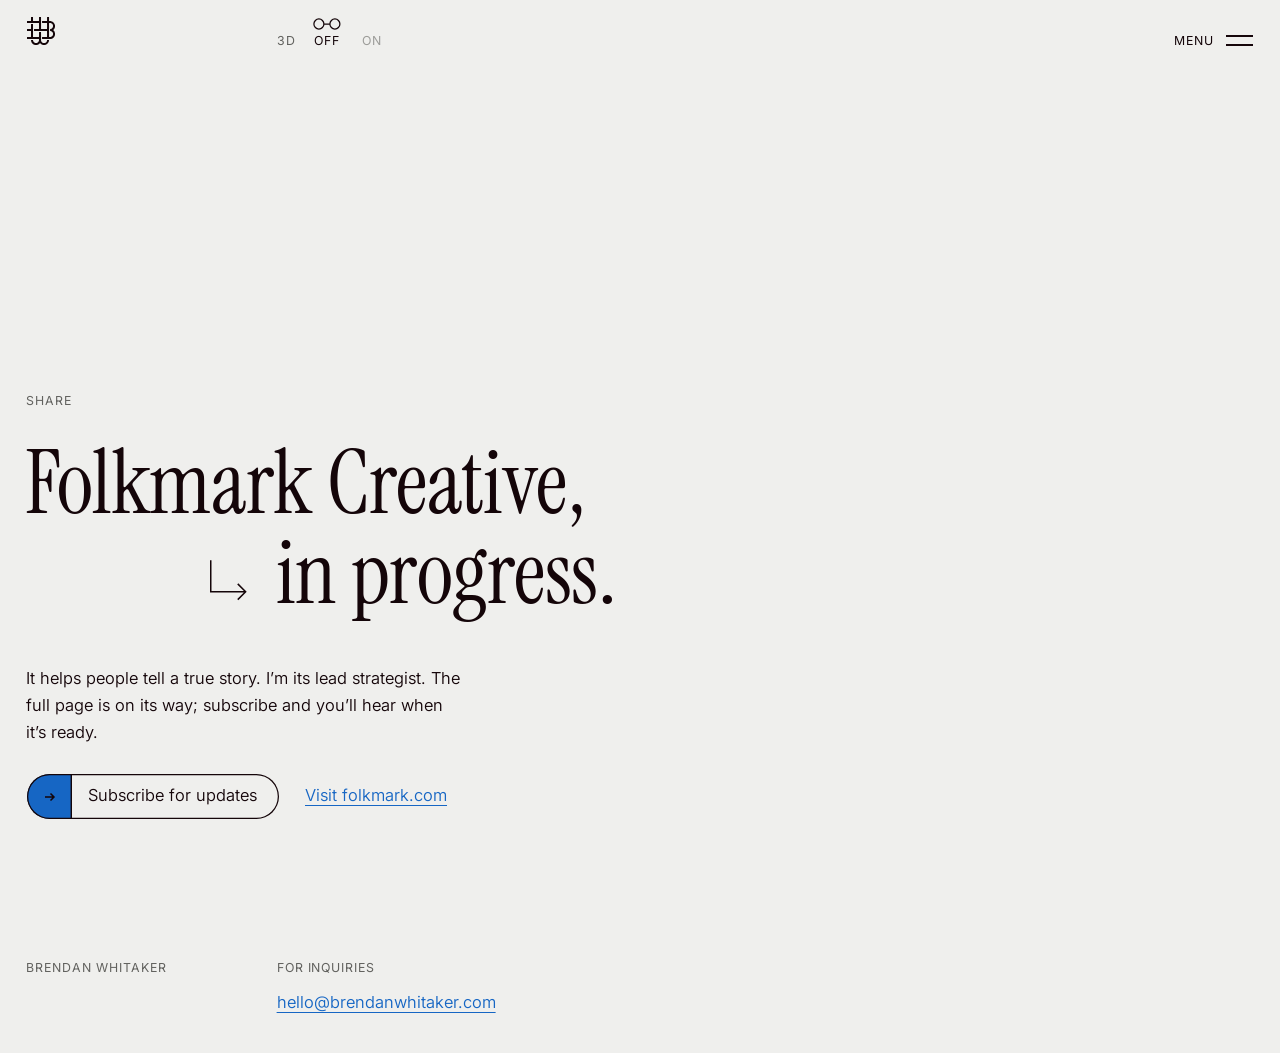
<file: folkmark.html>
<!doctype html>
<html lang="en" data-paths>
<head>
<meta charset="utf-8">
<meta name="viewport" content="width=device-width,initial-scale=1,viewport-fit=cover">
<meta name="description" content="Helping people tell a true story. Part of Brendan Whitaker’s ecosystem.">
<link rel="canonical" href="https://www.brendanwhitaker.com/folkmark">
<meta property="og:type" content="website">
<meta property="og:url" content="https://www.brendanwhitaker.com/folkmark">
<meta property="og:site_name" content="Brendan Whitaker">
<meta property="og:title" content="Folkmark Creative — Brendan Whitaker">
<meta property="og:description" content="Helping people tell a true story. Part of Brendan Whitaker’s ecosystem.">
<meta property="og:image" content="https://www.brendanwhitaker.com/assets/images/og.jpg">
<meta property="og:image:width" content="1200"><meta property="og:image:height" content="630">
<meta property="og:image:alt" content="Architecting an ecosystem to help folks: BUILD WHAT MATTERS, printed in red and blue.">
<meta name="twitter:card" content="summary_large_image">
<style>:root{box-sizing:border-box;padding-top:env(safe-area-inset-top,0px);padding-bottom:env(safe-area-inset-bottom,0px)}body{margin:0}img{max-width:100%}[hidden]{display:none!important}</style>
<link rel="icon" href="/favicon.ico" sizes="32x32">
<link rel="icon" href="/assets/images/icon.svg" type="image/svg+xml">
<link rel="apple-touch-icon" href="/assets/images/apple-touch-icon.png">
<link rel="manifest" href="/site.webmanifest">
<meta name="theme-color" content="#efefed">
<title>Folkmark Creative — Brendan Whitaker</title>
<link rel="preconnect" href="https://fonts.googleapis.com"><link rel="preconnect" href="https://fonts.gstatic.com" crossorigin>
<link rel="stylesheet" href="https://fonts.googleapis.com/css2?family=Instrument+Serif:ital@0;1&family=Inter:opsz,wght@14..32,300..700&display=swap">
<style>
/* Layout: one statement per screen, set low, its lines stepped across five full-width columns; the drawing or list sits high on the other side.
   One unit, u = the body x-height (9px). Every baseline and x-height lands on a 9px line; gutter and margin are one body line (27px). */
:root{
  --paper:#efefed; --ink:#140509; --grey:#62625f; --mute:#9c9c99; --hair:#c9c9c6; --red:#ed0c0c; --blue:#1666c4;
  --serif:"Instrument Serif",Georgia,"Times New Roman",serif;
  --sans:Inter,"Helvetica Neue",Arial,sans-serif;
  --u:9px; --line:27px; --m:27px; --gap:27px;
  color-scheme:light;
}
@media (max-width:720px){:root{--m:18px;--gap:18px}}
*{box-sizing:border-box}
html{-webkit-text-size-adjust:100%}
body{margin:0;background:var(--paper);color:var(--ink);font-family:var(--sans);font-weight:350;font-size:16.49px;line-height:27px;-webkit-font-smoothing:antialiased;position:relative;font-optical-sizing:auto;overflow-x:clip}
h1,h2,h3,p,ol,dl,dd,dt{margin:0;padding:0}
ol{list-style:none}
a{color:var(--blue);text-decoration:underline;text-decoration-thickness:1px;text-underline-offset:4px}
/* keyboard focus: a solid ink ring, there on the first frame, clear of the element. No effect delays or softens it. */
a:focus-visible,button:focus-visible,input:focus-visible{outline:2px solid var(--ink);outline-offset:3px}
/* selecting text lays down a light blue pass; light enough that what is selected stays readable */
::selection{background:rgba(22,102,196,.18);color:inherit}

.page{container-type:inline-size;--pl:max(var(--m),env(safe-area-inset-left,0px));--pr:max(var(--m),env(safe-area-inset-right,0px));padding-left:var(--pl);padding-right:var(--pr)}
.g{display:grid;grid-template-columns:repeat(5,minmax(0,1fr));column-gap:var(--gap)}
.g>*,.sub>*{min-width:0}
.sub{display:grid;grid-template-columns:subgrid;column-gap:var(--gap)}

/* type: every text leaf is a .t; the script pads its first baseline onto the next 9px line */
.t{
  --b:calc(var(--lh) / 2 + var(--k) * var(--fs));
  --pt:max(0px, calc(round(up, calc(var(--b) - .25px), var(--u)) - var(--b)));
  font-size:var(--fs);line-height:var(--lh);
  padding-top:var(--pt);padding-bottom:mod(calc(var(--u) - var(--pt)), var(--u));
  margin-left:calc(var(--sb) * -1em);
}
.serif{font-family:var(--serif);font-weight:400;--k:.34;--fs:calc(var(--x) / .51);--lh:calc(var(--x) * 2);--sb:.02;letter-spacing:-.005em}
.sans{font-family:var(--sans);font-weight:350;--k:.36377;--x:var(--u);--fs:calc(var(--x) / .5459);--lh:var(--line);--sb:.06}
.label{font-family:var(--sans);font-weight:400;--k:.36377;--fs:calc(var(--u) / .7275);--lh:var(--line);--sb:.085;text-transform:uppercase;letter-spacing:.08em;color:var(--grey)}
.item{--x:calc(2 * var(--u))}
.grey{color:var(--grey)}
.measure{max-width:44ch}

/* plates: one screen each, a whole number of units tall; content is pinned low */
.plate{position:relative;min-height:round(down, 100svh, var(--u));padding-block:81px;display:grid;grid-template-rows:auto 1fr auto;row-gap:54px}
.plate>.top{grid-row:1;grid-column:1/-1;align-self:start}
.plate>.low{grid-row:3;grid-column:1/-1;position:relative;z-index:2}
.low{grid-template-rows:auto}
.st{grid-column:1/-1;grid-row:1;align-content:start;pointer-events:none}
.st>*{grid-column:var(--c,1)/-1}
.st a{pointer-events:auto}
.ln{--x:clamp(calc(3 * var(--u)), round(down, 3.75cqw, var(--u)), calc(8 * var(--u)));white-space:nowrap}
.hk{display:inline-block;width:.51em;height:.51em;vertical-align:baseline;margin-left:calc(-.51em - var(--gap));margin-right:var(--gap);overflow:visible}
.hk{fill:none;stroke:var(--ink);stroke-width:1.5}
.st .label{margin-bottom:18px}
.cap{grid-row:2;grid-column:var(--c)/span 2;align-self:start;display:grid;row-gap:27px;align-content:start;margin-top:36px}
.actions{display:flex;flex-wrap:wrap;align-items:center;gap:18px 27px}

/* header sits at the top of the first plate */
/* the header stays on screen. On wide screens the waffle and the places live in a rail of their own on the left that content
   never enters, BUILD WHAT MATTERS included (only the loading screen and the page curtain cover it); the five content columns start to its right. The header has no
   background: content scrolls under it. On phones the rail folds away into the menu button. */
:root{--hdh:0px;--rail:234px;--band:63px}
html:not(.compact) .page{--pl:calc(max(var(--m),env(safe-area-inset-left,0px)) + var(--rail) + var(--gap))}
.hd{position:fixed;top:0;left:0;right:0;z-index:4;height:var(--band);padding-top:18px;padding-left:inherit;padding-right:inherit;align-items:start}
.hd>*{grid-row:1}
/* absolutely placed in the header's first row, so top is measured from the row (already 18px down) */
.mark{display:block;width:28px;height:28px;position:absolute;left:max(var(--m),env(safe-area-inset-left,0px));top:0}

/* 28px: the waffle is drawn on a 14-unit grid, so at 28 every bar and gap lands on whole pixels (2px a unit, 4 on retina) */
.mark svg{display:block;width:28px;height:28px;fill:var(--ink)}
nav{display:flex;gap:0 27px;flex-wrap:wrap;align-items:flex-start}
.hd .meta{display:grid;align-content:start}
/* the header, after huyml.co: the places stack in the second column, beside the mark, under a "Menu" label that shares the top row's baseline
   with where and when and the controls. The current place is pushed in and pointed at; the arrow travels to the next one. */
/* the menu sits flush right in the rail, its right edge on the rail's edge; inside it everything stays left-aligned.
   The padding keeps room for the current place, which steps in by the arrow's width. */
.h-nav{position:absolute;right:calc(100% - max(var(--m),env(safe-area-inset-left,0px)) - var(--rail));padding-right:36px;top:0;display:grid;justify-items:start;align-content:start}
/* the places are set in Instrument Serif capitals at a half step (x-height one and a half units, three units to the line),
   two units below the label, which is set in title case */
.h-list{--x:calc(1.5 * var(--u));--lh:calc(3 * var(--u));font-weight:400;text-transform:uppercase;letter-spacing:.02em;margin:18px 0 0}
.h-nl{text-transform:none;letter-spacing:.02em}
.h-a{position:relative;display:inline-block;color:transparent;text-decoration:none;white-space:nowrap;
  transition:transform .55s cubic-bezier(.7,0,.2,1)}
/* each place prints in two passes; hovering one puts the others out of focus, their passes drifting apart */
.h-a::before,.h-a::after{content:attr(data-t);position:absolute;left:0;top:0;mix-blend-mode:multiply;transition:transform .4s cubic-bezier(.2,.7,.2,1),filter .4s}
.h-a::before{color:var(--red)}.h-a::after{color:var(--blue)}
@media (hover:hover){.h-list:hover .h-a:not(:hover)::before{transform:translateX(-2.5px);filter:blur(2px)}.h-list:hover .h-a:not(:hover)::after{transform:translateX(2.5px);filter:blur(2px)}}
/* by keyboard: only while a place has visible focus, so a click never leaves the menu out of focus */
.h-list:has(.h-a:focus-visible) .h-a:not(:focus-visible)::before{transform:translateX(-2.5px);filter:blur(2px)}
.h-list:has(.h-a:focus-visible) .h-a:not(:focus-visible)::after{transform:translateX(2.5px);filter:blur(2px)}
.h-a[aria-current="page"]{transform:translateX(36px)}
.h-arw{position:absolute;left:0;top:0;width:27px;height:18px;color:var(--ink);opacity:0;transition:transform .55s cubic-bezier(.7,0,.2,1),opacity .3s}
.h-nav.on .h-arw{opacity:1}.h-loc{grid-column:4/6;white-space:nowrap}
/* the 3D switch sits in the top row, where huyml.co keeps its audio switch. A pair of glasses rides just above the words: over Off
   it is an empty frame; it slides across to On and its lenses fill, red and blue. */
.d3{all:unset;box-sizing:border-box;cursor:pointer;grid-row:1;grid-column:2;position:relative;justify-self:start}
.d3-t{white-space:nowrap}
.d3-o{display:inline-block;margin-left:18px;color:var(--mute);transition:color .4s}
.d3-o+.d3-o{margin-left:22px}
.d3[aria-pressed="false"] .d3-off,.d3[aria-pressed="true"] .d3-on{color:var(--ink)}
.d3-g{position:absolute;left:0;top:0;width:30px;height:12px;overflow:visible;pointer-events:none;transition:transform .6s cubic-bezier(.7,0,.2,1)}
.d3-f{fill:none;stroke:var(--ink);stroke-width:1.25}
.d3-l{opacity:0;mix-blend-mode:multiply;transition:opacity .35s .25s}
.d3-lr{fill:var(--red)}.d3-lb{fill:var(--blue)}
.d3[aria-pressed="true"] .d3-l{opacity:1}
.d3.moving .d3-l{transition-delay:0s;opacity:0}
.d3:hover .d3-f{stroke:var(--blue)}
html.compact .d3{grid-column:2/4}.h-end{grid-column:5;display:flex;justify-content:flex-end;align-items:flex-start;gap:18px}
/* the menu: when the header row gets crowded, at whatever width that is, the places fold into a button.
   Its two bars are each printed in two passes; they separate as they move and land back in register as ink. */
.menu{all:unset;box-sizing:border-box;cursor:pointer;display:none;align-items:flex-start;gap:12px;position:relative;z-index:96}
html.compact .menu{display:inline-flex}
html.compact .h-nav,html.compact .h-loc,html.compact .h-sub,html.compact .h-acct{display:none}
html.compact .h-end{grid-column:2/-1}
.menu .mb-l{margin-left:0;color:var(--ink)}
.mb-i{position:relative;display:block;width:27px;height:18px}
.bar{position:absolute;left:0;width:27px;height:0;top:var(--y);transition:top .45s cubic-bezier(.7,0,.2,1),transform .45s cubic-bezier(.7,0,.2,1)}
.bar::before,.bar::after{content:"";position:absolute;left:0;right:0;top:-.75px;height:1.5px;mix-blend-mode:multiply;transition:transform .5s cubic-bezier(.2,.7,.2,1)}
.bar::before{background:var(--red)}.bar::after{background:var(--blue)}
.b1{--y:4.5px}.b2{--y:13.5px}
html.menu-open .b1{top:9px;transform:rotate(45deg)}
html.menu-open .b2{top:9px;transform:rotate(-45deg)}
.menu.moving .bar::before{transform:translateX(-4px)}
.menu.moving .bar::after{transform:translateX(4px)}
.menu:hover .mb-l{color:var(--blue)}
html.menu-open{overflow:hidden}
html.menu-open .hd{z-index:95}

/* the page curtain, printed: two sheets, red then blue, rise from the foot of the page a beat apart; where they overlap they
   multiply to ink. Each sheet has the next page's name knocked out of it, in paper. The two knock-outs start out of register,
   so the name shows red and blue fringes, then slide into register and come into focus as clean paper. */
@property --co{syntax:'<length>';inherits:true;initial-value:0px}
@property --cb{syntax:'<length>';inherits:true;initial-value:0px}
.curtain{position:fixed;inset:0;z-index:98;visibility:hidden;pointer-events:none;isolation:isolate;--co:28px;--cb:8px}
.cs{position:absolute;inset:0;display:grid;place-items:center;mix-blend-mode:multiply;transform:translateY(100%)}
.cs-r{background:var(--red)}.cs-b{background:var(--blue)}
.ct-t{--x:clamp(calc(4 * var(--u)), round(down, 4.4vw, var(--u)), calc(8 * var(--u)));color:var(--paper);margin:0;text-transform:uppercase;letter-spacing:.02em;white-space:nowrap;filter:blur(var(--cb))}
.cs-r .ct-t{transform:translateX(calc(var(--co) * -1))}.cs-b .ct-t{transform:translateX(var(--co))}
.curtain.cover,.curtain.lift{visibility:visible}
.curtain.cover{--co:0px;--cb:0px;transition:--co .6s cubic-bezier(.2,.7,.2,1) .15s,--cb .5s cubic-bezier(.2,.7,.2,1) .15s}
.curtain.cover .cs{transform:none;transition:transform .5s cubic-bezier(.6,0,.2,1)}
.curtain.cover .cs-b{transition-delay:.05s}
/* the name is pulled into focus: it overshoots a hair and settles. In 3D its passes stop just short of register,
   so it floats a little off the sheet. */
body.stereo .curtain.cover{--co:3px}
.curtain.cover .ct-t{animation:knob .7s cubic-bezier(.3,.6,.2,1) .15s both}
@keyframes knob{0%{filter:blur(8px)}60%{filter:blur(0px)}76%{filter:blur(1px)}100%{filter:blur(0px)}}
.curtain.lift{--co:0px;--cb:0px}
.curtain.lift .cs{transform:translateY(-100%);transition:transform .6s cubic-bezier(.7,0,.2,1)}
.curtain.lift .cs-b{transition-delay:.025s}
/* the takeover: a sheet laid down from the top; each place prints in two passes that slide into register */
@property --tls{syntax:'<number>';inherits:true;initial-value:0}
@property --tlb{syntax:'<number>';inherits:true;initial-value:0}
.takeover{position:fixed;inset:0;z-index:90;background:var(--paper);overflow-y:auto;visibility:hidden;clip-path:inset(0 0 100% 0);transition:clip-path .6s cubic-bezier(.7,0,.2,1),visibility 0s .6s}
html.menu-open .takeover{visibility:visible;clip-path:inset(0);transition:clip-path .6s cubic-bezier(.7,0,.2,1),visibility 0s}
.tk-page{min-height:100%;display:grid;grid-template-rows:1fr auto;row-gap:54px;padding-block:117px 81px}
.tk-list{grid-column:1/-1;row-gap:9px;align-content:center}
.tk-list li{grid-column:1/-1;align-items:start}
.tk-n{grid-column:2}
.tk-l{grid-column:3/-1;--x:clamp(calc(3 * var(--u)), round(down, 4.4cqw, var(--u)), calc(7 * var(--u)));position:relative;color:transparent;text-decoration:none;white-space:nowrap;justify-self:start;opacity:0;transition:opacity .2s}
.tk-l::before,.tk-l::after{content:attr(data-t);position:absolute;left:0;top:0;width:100%;padding-top:inherit;mix-blend-mode:multiply;filter:blur(calc(var(--tlb) * 1px))}
.tk-l::before{color:var(--red);transform:translateX(calc(var(--tls) * -1px))}
.tk-l::after{color:var(--blue);transform:translateX(calc(var(--tls) * 1px))}
html.menu-open .tk-l{opacity:1;animation:conv .9s cubic-bezier(.2,.7,.2,1) both;animation-delay:calc(.22s + var(--i) * 70ms)}
@keyframes conv{from{--tls:30;--tlb:8;opacity:0}20%{opacity:1}to{--tls:0;--tlb:0;opacity:1}}
.tk-l:hover::before,.tk-l:focus-visible::before{opacity:0}
.tk-foot>div{display:grid;align-content:start}
.tk-c1{grid-column:2/4}.tk-c2{grid-column:4/5}.tk-c3{grid-column:5/-1}
@media (max-width:720px){
  .tk-n{display:none}
  .tk-l{grid-column:1/-1;--x:clamp(calc(3 * var(--u)), round(down, 11cqw, var(--u)), calc(5 * var(--u)))}
  .tk-c1,.tk-c2,.tk-c3{grid-column:1/-1}
  .tk-page{padding-block:99px 72px}
}
@media (prefers-reduced-motion:reduce){html.menu-open .tk-l{animation:none}.takeover{clip-path:none!important}}


/* popups: a card (or two) dropped on the page. Paper, with the red and blue passes printed just out of register behind it,
   so its edges carry a fringe; they slide in from far apart as it lands. The page behind is put out of focus. */
.pop{position:fixed;inset:0;width:100%;height:100%;max-width:none;max-height:none;margin:0;padding:var(--m);border:0;background:transparent;color:var(--ink);overflow:auto;
  display:none;place-items:center;container-type:inline-size}
.pop[open]{display:grid}
.pop::backdrop{background:rgba(239,239,237,.55);-webkit-backdrop-filter:blur(7px);backdrop-filter:blur(7px)}
.pop[open]::backdrop{animation:pbk .45s cubic-bezier(.2,.7,.2,1) both}
.pop.out::backdrop{animation:pbk .3s cubic-bezier(.7,0,.2,1) reverse both}
@keyframes pbk{from{background:rgba(239,239,237,0);-webkit-backdrop-filter:blur(0);backdrop-filter:blur(0)}}
.pop-stack{position:relative;margin-block:126px 54px}
.pop-card{border-radius:16px}
.pop-main{position:relative;width:min(612px, 100cqw);--rot:-1.2deg;transform:rotate(var(--rot));z-index:2;isolation:isolate}
.pop-body{position:relative;z-index:1;background:var(--paper);border-radius:inherit;box-shadow:inset 0 0 0 1px var(--ink);padding:27px 27px 18px;display:grid;row-gap:27px}
.pop-st{display:grid;row-gap:0;pointer-events:auto}
.pop-st .ln{--x:calc(2 * var(--u))}
.pop .ln.step{padding-left:calc(.51em + var(--gap))}.pop .hk{margin-left:calc(-.51em - var(--gap))}
.pop .j-form{max-width:none}
.pop-foot{display:flex;justify-content:space-between;align-items:flex-start;gap:18px}
.pop-close{all:unset;cursor:pointer;display:inline-flex;align-items:baseline;gap:9px;color:var(--ink);white-space:nowrap;margin-left:auto}
.pop-close:hover{color:var(--blue)}.pop-close:focus-visible{outline:2px solid var(--ink);outline-offset:3px}
.pop-x{width:11px;height:11px;flex:none;align-self:center}
.pop-aux{position:absolute;z-index:1;right:var(--ar);bottom:calc(100% - var(--ov));transform:rotate(var(--rot));overflow:hidden}
/* the photo, printed: a red pass and a blue pass of the same picture, each paper where the picture is light. Laid over each
   other they multiply to ink. The card lands with them apart and out of focus; they slide into register. In 3D they stop
   a hair apart, so the picture floats off the card; pointing at it parts them a little, like the places in the menu. */
.pop-aux{background:var(--paper);box-shadow:inset 0 0 0 1px var(--ink)}
.pop-photo{--ar:-90px;--ov:135px;--rot:3deg;width:261px;height:324px;isolation:isolate;box-shadow:none}
.pp{position:absolute;inset:0;isolation:isolate;mix-blend-mode:multiply;transition:transform .5s cubic-bezier(.2,.7,.2,1),filter .5s}
.pp img{display:block;width:100%;height:100%;object-fit:cover;object-position:50% 25%;filter:grayscale(1) contrast(1.12) brightness(1.04)}
.pp::after{content:"";position:absolute;inset:0;background:var(--red);mix-blend-mode:screen}
.pp-b::after{background:var(--blue)}
.pop-photo:hover .pp-r{transform:translateX(-4px);filter:blur(1.5px)}.pop-photo:hover .pp-b{transform:translateX(4px);filter:blur(1.5px)}
body.stereo .pp-r{transform:translateX(-3px)}body.stereo .pp-b{transform:translateX(3px)}
.pop[open] .pp-r{animation:ppr 1.1s cubic-bezier(.25,.6,.2,1) .1s both}
.pop[open] .pp-b{animation:ppb 1.1s cubic-bezier(.25,.6,.2,1) .1s both}
@keyframes ppr{from{transform:translate(-36px,0);filter:blur(8px)}}
@keyframes ppb{from{transform:translate(36px,0);filter:blur(8px)}}
/* in depth: where WebGL runs, the photo is drawn from a depth map of the picture. The red pass is what the left eye
   sees and the blue pass the right; with 3D on they part by depth, so through red/blue glasses he stands in front of the
   platform and the pillars fall away behind. With or without glasses the picture turns a little as you move. */
.pp-gl{position:absolute;inset:0;width:100%;height:100%;display:none}
.pop-photo.gl .pp-gl{display:block}.pop-photo.gl .pp{display:none}
/* the waffle: its own piece, over the popup's corner. The red and blue passes come in from either side and meet in
   register, printing ink. In 3D they stop a little apart. */
.pop-waffle{position:absolute;right:-27px;top:-90px;width:144px;height:144px;z-index:3;pointer-events:none;overflow:visible;transform:rotate(-14deg)}
.pop-waffle use{mix-blend-mode:multiply}
.pop-waffle .sr{fill:var(--red)}.pop-waffle .sb{fill:var(--blue)}
body.stereo .pop-waffle .sr{transform:translateX(-24px)}body.stereo .pop-waffle .sb{transform:translateX(24px)}
.pop[open] .pop-waffle .sr{animation:pwr .9s cubic-bezier(.2,.7,.2,1) .2s both}
.pop[open] .pop-waffle .sb{animation:pwb .9s cubic-bezier(.2,.7,.2,1) .2s both}
@keyframes pwr{from{transform:translateX(-520px);opacity:0}}
@keyframes pwb{from{transform:translateX(520px);opacity:0}}
/* landing */
.pop[open] .pop-main{animation:pland .6s cubic-bezier(.2,.7,.2,1) both}
.pop[open] .pop-aux{animation:paux .7s cubic-bezier(.2,.7,.2,1) .08s both}
@keyframes pland{from{opacity:0;filter:blur(6px);transform:translateY(27px) rotate(calc(var(--rot) * 3))}to{opacity:1;filter:none;transform:rotate(var(--rot))}}
@keyframes paux{from{opacity:0;filter:blur(6px);transform:translateY(36px) rotate(calc(var(--rot) * 3))}}
.pop.out .pop-waffle,.pop.out .pop-main,.pop.out .pop-aux{animation:pout .26s cubic-bezier(.7,0,.2,1) both}
@keyframes pout{to{opacity:0;filter:blur(6px);translate:0 18px}}
.pop.flat .pop-main,.pop.flat .pop-aux{animation:none!important;transform:none!important}
@media (max-width:720px){
  .pop-main{--rot:-.8deg}.pop-body{padding:18px 18px 9px;row-gap:18px}
  .pop-st .ln{white-space:normal}
  .pop-photo{--ar:9px;--ov:36px;width:135px;height:171px}
  .pop-waffle{width:90px;height:90px;right:0;top:-63px}
  .pop-st .ln{--x:calc(1.5 * var(--u));text-wrap:balance}
  .pop .j-form{grid-template-columns:1fr}
  .pop-stack{margin-block:126px 27px}
}
@media (prefers-reduced-motion:reduce){.pop[open] .pop-waffle use,.pop[open] .pop-main,.pop[open] .pop-aux,.pop[open] .pp,.pop[open]::backdrop{animation:none}}

/* views: the home page is one screen; everything else is its own page, chosen by the address (#colloquia, #work ...) */
[data-view][hidden]{display:none!important}

/* home, after huyml.co's hero: it doesn't scroll. Each scroll gesture turns to the next thing I'm building. The cards
   run on a 3D diagonal, past ones receding up and right, next ones coming in from the bottom left; the one in the
   centre lies flat and sharp. The full list sits on the right; the details and the big counter sit on the left. */
/* the ecosystem: a pinned section, after huyml.co's hero. While it holds the screen, scrolling turns through the four;
   the cards run on a 3D diagonal, the list on the right shows all four, the details and counter sit on the left */
.eco{position:relative;height:calc(4 * 100svh)}
.home{position:sticky;top:0;height:round(down, 100svh, var(--u));grid-template-rows:auto 1fr auto;row-gap:27px;padding-block:81px 54px;
  --cw:calc((100cqw - 4 * var(--gap)) / 5 * 1.5 + var(--gap) * .5);--ch:round(down, calc(var(--cw) * .72), var(--u))}
.hm-who{grid-column:1;grid-row:1;display:grid;align-content:start;row-gap:9px;position:relative;z-index:30}
.hm-meta{grid-column:1;grid-row:2;align-self:start;display:grid;row-gap:9px;align-content:start;min-width:0;position:relative;z-index:30}
.hm-f{display:grid;grid-template-columns:81px minmax(0,1fr);column-gap:9px;align-items:start}
.hm-name,.hm-desc{display:none}
.hm-meta.swap .t{animation:hmin .55s cubic-bezier(.2,.7,.2,1) both}
.hm-meta.leaving .t{opacity:0;filter:blur(4px);transform:translateX(9px);transition:opacity .28s,filter .28s,transform .28s}
@keyframes hmin{from{opacity:0;filter:blur(4px);transform:translateX(-9px)}to{opacity:1;filter:none;transform:none}}
.hm-stack{grid-column:2/5;grid-row:1/4;position:relative;perspective:1600px;perspective-origin:50% 45%;pointer-events:none}
.hm-card{position:absolute;left:50%;top:50%;width:var(--cw);height:var(--ch);margin-left:calc(var(--cw) / -2);margin-top:calc(var(--ch) / -2);
  background:var(--paper);border-radius:16px;box-shadow:inset 0 0 0 1px var(--hair);padding:0 18px 18px;display:grid;grid-template-rows:auto 1fr;
  transform-origin:50% 50%;will-change:transform;backface-visibility:hidden}
.hm-slot{border-radius:12px;box-shadow:inset 0 0 0 1px var(--hair);display:grid;align-content:start;justify-items:start;padding:18px;overflow:hidden;min-height:0}
.hm-slot:has(img){padding:0}
.hm-slot img{width:100%;height:100%;object-fit:cover;filter:grayscale(1) contrast(1.08);display:block}
.hm-list{grid-column:5;grid-row:1/4;position:relative;overflow:hidden;margin:0;padding:0;list-style:none;z-index:30}
.hm-track{position:absolute;left:0;right:0;top:0;will-change:transform}
.hm-e{height:162px;display:grid;align-content:start;transition:opacity .3s}
.hm-e button{all:unset;cursor:pointer;display:block;color:var(--ink)}
.hm-e button>.t{display:block}
.hm-e button:hover,.hm-e button:focus-visible{color:var(--blue)}
.hm-dash{display:block;width:27px;height:1px;background:var(--ink);margin:9px 0 8px}
.hm-e .hm-ed{display:-webkit-box;-webkit-line-clamp:2;-webkit-box-orient:vertical;overflow:hidden;max-width:34ch}
.hm-sw{grid-column:1;grid-row:3;align-self:start;position:relative;z-index:30}
.hm-n{grid-column:2/4;grid-row:3;align-self:start;display:flex;align-items:flex-start;gap:9px;position:relative;z-index:40;pointer-events:none}
.hm-dp{--x:calc(10 * var(--u));white-space:nowrap;mix-blend-mode:multiply}
.hm-d{display:inline-block;position:relative;color:transparent;font-variant-numeric:tabular-nums}
.hm-d::before,.hm-d::after{content:attr(data-t);position:absolute;left:0;top:0;mix-blend-mode:multiply;filter:blur(calc(var(--hb) * 1px))}
.hm-d::before{color:var(--red);transform:translateX(calc(var(--hs) * -1px))}
.hm-d::after{color:var(--blue);transform:translateX(calc(var(--hs) * 1px))}
@property --hs{syntax:'<number>';inherits:true;initial-value:0}
@property --hb{syntax:'<number>';inherits:true;initial-value:0}
.hm-d.roll{animation:hroll .8s cubic-bezier(.2,.7,.2,1)}
.hm-d.out{--hs:20;--hb:6;transition:--hs .3s ease-in,--hb .3s ease-in}
@keyframes hroll{from{--hs:26;--hb:7}to{--hs:0;--hb:0}}
.hm-of{position:relative}
.w-print{grid-column:2/5}
.w-print .print{height:round(down, calc(((100cqw - 4 * var(--gap)) / 5 * 3 + 2 * var(--gap)) * .5), var(--u));object-position:50% 25%}
@media (max-width:720px){
  .home{grid-template-columns:minmax(0,1fr);grid-template-rows:auto 288px auto 1fr;row-gap:18px;padding-block:9px 45px;--cw:calc(100cqw * .72);--ch:round(down, calc(var(--cw) * .66), var(--u))}
  .hm-who,.hm-stack,.hm-meta,.hm-n,.hm-sw{grid-column:1}
  .hm-sw,.cue{display:none}
  .hm-who{grid-row:1}.hm-stack{grid-row:2}.hm-meta{grid-row:3;margin-top:0;row-gap:9px}.hm-n{grid-row:4;align-self:end}.hm-dp{--x:calc(5 * var(--u))}
  .hm-list,.hm-who .hm-lede,.hm-meta .hm-f{display:none}
  .hm-name,.hm-desc{display:block}
  .w-print{grid-column:1/-1}.w-print .print{height:round(down, calc(100cqw * .62), var(--u))}
}

/* the 3D switch floats in the bottom right, on every screen */
.lens.float{position:fixed;right:max(var(--m),env(safe-area-inset-right,0px));bottom:calc(27px + env(safe-area-inset-bottom,0px));z-index:50;background:var(--paper)}
.copy{appearance:none;background:none;border:0;padding-inline:0;cursor:pointer;color:var(--blue);text-decoration:underline;text-decoration-thickness:1px;text-underline-offset:4px;text-align:left}
.copy:hover{color:var(--ink)}
nav a{color:var(--ink);text-decoration:none}nav a:hover{color:var(--blue)}
.lens{all:unset;cursor:pointer;display:inline-flex;align-items:center;gap:9px;height:27px;padding:0 12px 0 9px;border-radius:999px;box-shadow:inset 0 0 0 1px var(--mute);font-size:13px;line-height:27px;color:var(--ink)}
.lens svg{width:30px;height:12px;display:block}
.lens .l1,.lens .l2{fill:var(--paper);stroke:var(--ink);stroke-width:1.25}
.lens[aria-pressed="true"]{box-shadow:inset 0 0 0 1.25px var(--blue);color:var(--blue)}
.lens[aria-pressed="true"] .l1{fill:var(--red);mix-blend-mode:multiply}.lens[aria-pressed="true"] .l2{fill:var(--blue);mix-blend-mode:multiply}

/* intro, after huyml.co: an ink panel is pushed off the page, and how far it has travelled is how far the page has loaded.
   Behind it the name is printed in two passes, red and blue, that slide into register (red over blue makes the ink) and come
   into focus. The name holds, then defocuses as the sheet lifts, and the print swings into place. */
html.loading{overflow:hidden}
.loader{display:none}
html.intro .loader{display:block;position:fixed;inset:0;z-index:100;cursor:pointer;overflow:hidden}
.sheet{position:absolute;inset:0;background:var(--paper);transition:transform .9s cubic-bezier(.7,0,.2,1)}
.loader.out .sheet{transform:translateY(-100%)}
.ld-name{position:absolute;inset:0;display:grid;align-content:start;justify-content:center;justify-items:center;transition:transform .9s cubic-bezier(.7,0,.2,1),opacity .7s}
.loader.out .ld-name{transform:translateY(-30vh);opacity:0}
.nm{--x:clamp(calc(4 * var(--u)), round(down, 5.6vw, var(--u)), calc(10 * var(--u)));position:relative;color:transparent;white-space:nowrap;text-align:center}
.nm::before,.nm::after{content:attr(data-t);position:absolute;left:0;top:0;width:100%;padding-top:inherit;mix-blend-mode:multiply;filter:blur(calc(var(--lb,0) * 1px))}
.nm::before{color:var(--red);transform:translateX(calc(var(--ls,0) * -1px))}
.nm::after{color:var(--blue);transform:translateX(calc(var(--ls,0) * 1px))}
.push{position:absolute;inset:0;background:var(--ink);transform:translateX(var(--px,0px));display:flex;align-items:flex-start;padding-left:18px}
/* the waffle is the one pushing: it prints itself in a strip of paper, woven blue then red, slides into register,
   then leans on the panel's edge and walks it to the centre, where it lets go above the name. At the end it flies home to the header. */
html.intro .hd .mark{visibility:hidden}
.ld-w{position:absolute;left:0;top:0;overflow:visible;z-index:3;transform-origin:0 0}
/* in register the two passes are one ink; for the flight they become one fill, the same as the header mark */
.ld-w.flat .pr{display:none}.ld-w.flat .pb{fill:var(--ink);mix-blend-mode:normal}
.ld-w .pb{fill:var(--blue);mix-blend-mode:multiply;animation:pb 1.25s cubic-bezier(.3,.6,.2,1) both}
.ld-w .pr{fill:var(--red);mix-blend-mode:multiply;animation:pr 1.25s cubic-bezier(.3,.6,.2,1) both}
@keyframes pb{0%,58%{transform:translate(-240px,-150px)}100%{transform:none}}
@keyframes pr{0%,58%{transform:translate(240px,150px)}100%{transform:none}}
.ld-w .sh{transform-box:fill-box;transform-origin:0 50%;transform:scaleX(0);animation:th .34s cubic-bezier(.5,0,.2,1) forwards;animation-delay:calc(var(--i) * 50ms)}
.ld-w .sv{transform-box:fill-box;transform-origin:50% 0;transform:scaleY(0);animation:tv .34s cubic-bezier(.5,0,.2,1) forwards;animation-delay:calc(240ms + var(--i) * 50ms)}
@keyframes th{to{transform:scaleX(1)}}@keyframes tv{to{transform:scaleY(1)}}
.ld-w.flat .pb,.ld-w.flat .pr,.ld-w.flat .sh,.ld-w.flat .sv{animation:none;transform:none}
.push .ld-n{color:var(--paper);font-variant-numeric:tabular-nums;margin-left:0}
/* the print swings in from a tilt as the sheet lifts */
.hero-print .print{transition:transform 1.25s cubic-bezier(.2,.7,.2,1);transform-origin:50% 70%}
html.pre .hero-print .print{transform:perspective(1400px) translateZ(-280px) rotateY(-24deg) rotateX(14deg)}
/* scroll cue: floats on the centre axis of the first screen */
.cue{position:fixed;left:max(var(--m),env(safe-area-inset-left,0px));bottom:calc(27px + env(safe-area-inset-bottom,0px));z-index:5;display:flex;flex-direction:column;align-items:flex-start;transition:opacity .4s;pointer-events:none}
.cue-line{width:1px;height:27px;background:var(--ink);transform-origin:top;animation:cue 1.8s ease-in-out infinite}
@keyframes cue{0%{transform:scaleY(0);transform-origin:top}50%{transform:scaleY(1);transform-origin:top}51%{transform-origin:bottom}100%{transform:scaleY(0);transform-origin:bottom}}
.cue.gone{opacity:0}

/* controls */
.btn{all:unset;box-sizing:border-box;cursor:pointer;display:inline-flex;align-items:stretch;height:45px;box-shadow:inset 0 0 0 1.25px var(--ink);border-radius:999px;overflow:hidden;background:var(--paper);color:var(--ink);font-family:var(--sans);font-weight:400;font-size:16.49px;line-height:27px;white-space:nowrap}
.btn .tab{display:grid;place-items:center;width:45px;background:var(--blue);box-shadow:inset -1.25px 0 0 var(--ink),inset 0 0 0 1.25px var(--ink);border-radius:999px 0 0 999px}
.btn .tab svg{width:14px;height:14px;position:relative;z-index:1;color:var(--ink);transition:color .25s}
/* the tab is the blue pass. Pointing at the button (or pressing it) brings the red pass in under it: the two register and print ink */
.btn .tab{position:relative;isolation:isolate}
.btn .tab::before{content:'';position:absolute;inset:0;border-radius:inherit;background:var(--red);mix-blend-mode:multiply;opacity:0;transform:translateX(-6px);transition:transform .3s cubic-bezier(.2,.7,.2,1),opacity .2s}
.btn:hover .tab::before,.btn:active .tab::before,.btn:focus-visible .tab::before{opacity:1;transform:none}
.btn:hover .tab svg,.btn:active .tab svg,.btn:focus-visible .tab svg{color:var(--paper)}
.btn .bl{display:block;padding-inline:16px 22px;margin-left:0}
.btn:hover .bl{color:var(--blue)}

/* hero orbit: real pages pass behind the statement on the far side and in front on the near side */
.orbit{position:absolute;inset:0;overflow:hidden;pointer-events:none;z-index:auto}
.card{position:absolute;left:0;top:0;backface-visibility:hidden;transform-origin:50% 50%;width:270px;padding:0 18px 18px;background:transparent;border-radius:12px;box-shadow:inset 0 0 0 1px var(--mute);mix-blend-mode:multiply;color:var(--ink);text-decoration:none;pointer-events:none;will-change:transform;display:grid;row-gap:4px}
.card:hover,.card:focus-visible{box-shadow:inset 0 0 0 1.25px var(--blue);color:var(--blue);outline:none}
/* the lens: out of focus, an element splits into its two printing passes, a red copy and a blue copy that slide apart
   and blur. In focus they sit in register and multiply back to ink. The ratio of blur to separation is tunable (press T). */
.rackable{background:transparent}
.tune{position:fixed;right:max(var(--m),env(safe-area-inset-right,0px));bottom:calc(72px + env(safe-area-inset-bottom,0px));z-index:60;width:333px;max-width:calc(100vw - 36px);padding:0 18px 18px;background:var(--paper);border-radius:12px;box-shadow:inset 0 0 0 1px var(--hair);display:grid}
.tune[hidden]{display:none}
.tu-h{display:flex;justify-content:space-between;align-items:flex-start}
.tu-r{display:grid;grid-template-columns:99px minmax(0,1fr) 45px;column-gap:9px;align-items:start}
.tu-r input{width:100%;height:27px;margin:0;padding:0;accent-color:var(--blue);background:none;box-shadow:none}
.tu-r output{text-align:right;font-variant-numeric:tabular-nums}
.tune .actions{margin-top:9px}

/* the one idea */
.idea{grid-column:1/-1;grid-row:2;row-gap:0;align-content:end;margin-top:27px}
.idea .w{
  font-family:var(--sans);font-weight:700;color:var(--red);text-transform:uppercase;letter-spacing:-.045em;white-space:nowrap;
  --cap:max(calc(4 * var(--u)), round(down, calc((100cqw * 3 - 2 * var(--gap)) / 5 / 4.7 * .7275), var(--u)));
  --fs:calc(var(--cap) / .7275);--lh:round(up, calc(var(--cap) * 4 / 3), var(--u));--k:.36377;--sb:.054;--step:0px;
  margin-left:calc(var(--step) - var(--sb) * 1em);
}
/* one line, as wide as the five content columns: the script sets the capital height so the line fills them */
.idea{display:block;white-space:nowrap}
/* the line runs the full width of the page, under the rail: it's overprint, and big enough not to fight the menu */
html:not(.compact) .idea{margin-left:calc(-1 * (var(--rail) + var(--gap)))}
.idea .w{display:inline-block}
.idea .w+.w{margin-left:calc(.24em - var(--sb) * 1em)}
.idea .w2{--sb:.005}

.hero-print{grid-column:2/5;align-self:start;position:relative;z-index:2}
#home{min-height:calc(round(down, 100svh, var(--u)) - var(--hdh))}
#home .hero-print .print{height:round(down, calc(((100cqw - 4 * var(--gap)) / 5 * 3 + 2 * var(--gap)) * .36), var(--u))}
@media (max-width:720px){.cue{display:none!important}}
.hero-print .print{height:round(down, calc(((100cqw - 4 * var(--gap)) / 5 * 3 + 2 * var(--gap)) * .5), var(--u));object-position:50% 25%}
#idea .low{z-index:auto}
.idea .w{position:relative;z-index:2;mix-blend-mode:multiply}
.idea .w::after{content:attr(data-t);position:absolute;left:0;top:0;padding-top:inherit;color:var(--blue);mix-blend-mode:multiply;opacity:0;transform:translateX(var(--reg,0px));pointer-events:none}
/* the answer waits a beat: the hero line is read first, then BUILD WHAT MATTERS prints itself, word by word. The red pass slides
   in from the left out of focus, the blue from the right; they meet in register, then the blue lifts off and the red stays. */
.idea .w{opacity:0}
.idea.in .w{animation:bwm-r 2.2s cubic-bezier(.25,.6,.25,1) both;animation-delay:calc(var(--i) * 320ms)}
.idea.in .w::after{animation:bwm-b 3.2s cubic-bezier(.25,.6,.25,1) both;animation-delay:calc(var(--i) * 320ms)}
@keyframes bwm-r{0%{opacity:0;transform:translateX(-48px);filter:blur(10px)}25%{opacity:1}100%{opacity:1;transform:none;filter:blur(0)}}
@keyframes bwm-b{0%{opacity:0;transform:translateX(48px);filter:blur(10px)}15%{opacity:1}100%{opacity:1;transform:none;filter:blur(0)}}
/* once printed, the two passes stay in register: red under blue multiplies to ink. In 3D mode they part, red to the left and blue
   to the right, so through red/blue glasses the line stands out in front of the page. */
.idea.done .w,.idea.done .w::after{animation:none;opacity:1}
.idea.done .w{transition:transform .9s cubic-bezier(.2,.7,.2,1)}
.idea.done .w::after{opacity:1;transition:transform .9s cubic-bezier(.2,.7,.2,1)}
body.stereo .idea.done .w{transform:translateX(calc(var(--fs) * -.028))}
body.stereo .idea.done .w::after{transform:translateX(calc(var(--fs) * .056))}
/* as the page scrolls, the line rises toward the menu and falls out of register: the passes slide apart and soften, so by the
   time it passes behind the places it is only a haze of red and blue. --ip runs from 0 at rest to 1 behind the menu. */
@property --ip{syntax:'<number>';inherits:true;initial-value:0}
.idea{--ip:0;filter:blur(calc(var(--ip) * var(--ip) * 16px))}
.idea .w{translate:calc(var(--fs) * -.09 * var(--ip)) 0}
.idea .w::after{translate:calc(var(--fs) * .18 * var(--ip)) 0}

/* thesis figure and its steps */
.fig{display:block;height:270px;width:100%;overflow:visible}
.figbox{grid-column:2/5;grid-row:1}
.moves{grid-column:1/-1;grid-row:1;row-gap:27px}
.moves li>*{min-width:0}
.moves li{transition:opacity .4s}
.moves.live li:not(.now){opacity:.45}
.lenses li+li{margin-top:9px}

/* indexes */
.idx{row-gap:9px;align-content:start}
/* the ecosystem as a wall: four prints of different sizes placed loosely on the five columns, gaps between, nothing touching.
   Each shows its name; pointing at it (or focusing it) pulls focus from the picture to its words. */
.prints-plate{grid-template-rows:auto auto;row-gap:81px;align-content:start}
.wall{grid-column:1/-1;grid-row:2;list-style:none;margin:0;padding:0;position:relative;--c:calc((100cqw - 4 * var(--gap)) / 5)}
.pin{position:absolute;left:calc((var(--c0) - 1) * (var(--c) + var(--gap)));width:calc(var(--span) * var(--c) + (var(--span) - 1) * var(--gap));display:grid;row-gap:9px}
.pin-fig{margin:0;position:relative}
.pin .pr-slot{height:round(down, calc((var(--span) * var(--c) + (var(--span) - 1) * var(--gap)) * var(--ar)), var(--u));border-radius:16px;box-shadow:inset 0 0 0 1px var(--hair);background:var(--paper);overflow:hidden;
  display:grid;align-content:space-between;justify-items:start;padding:18px;transition:filter .45s cubic-bezier(.2,.7,.2,1)}
.pin .pr-slot:has(img){padding:0;box-shadow:none}.pin .pr-slot img{width:100%;height:100%;object-fit:cover;display:block;filter:grayscale(1) contrast(1.08)}
.pin-w{--x:calc(3 * var(--u));margin-bottom:-9px}
.pin-n{--x:calc(1.5 * var(--u))}
.pin-n a{color:inherit;text-decoration:none}
/* the words over the print: there, but out of sight until the print is pointed at */
.pin-d{position:absolute;inset:auto 0 0 0;padding:18px;display:grid;opacity:0;transition:opacity .35s;pointer-events:none}
.pin-d .t+.t{margin-top:0}
.pin:hover .pr-slot,.pin:focus-within .pr-slot{filter:blur(6px) opacity(.35)}
.pin:hover .pin-d,.pin:focus-within .pin-d{opacity:1}
.pin:focus-within{outline:2px solid var(--ink);outline-offset:6px;border-radius:18px}
.pin:has(a:focus-visible){outline:none}
@media (hover:none),(max-width:720px){.pin-d{position:static;opacity:1;padding:0}.pin:hover .pr-slot,.pin:focus-within .pr-slot{filter:none}}
@media (max-width:720px){.wall{display:grid;row-gap:54px}.pin{position:static;width:auto;grid-column:1/-1}
  .pin:nth-child(odd){margin-right:calc(var(--c) + var(--gap))}.pin:nth-child(even){margin-left:calc(var(--c) + var(--gap))}
  .pin .pr-slot{height:round(down, calc((100cqw - var(--c) - var(--gap)) * var(--ar)), var(--u))}
  .pin-fig{display:contents}.pin .pr-slot{order:1}.pin-n{order:2}.pin-d{order:3}}
@media (max-width:720px){.idea .w{display:block;margin-left:calc(var(--sb) * -1em)}.idea .w+.w{margin-left:calc(var(--sb) * -1em)}.eco-print{display:none}.eco-idx{grid-column:1/-1}.eco-idx li>*,.eco-idx li .sub>*{grid-column:1/-1!important}}
/* the system: dots on the 9px lattice, stacked in five bins that sit on the five columns */
.sys{grid-column:1/-1;position:relative;height:var(--sys-h,180px)}
.sys-dot{position:absolute;left:0;top:0;width:9px;height:9px;transition:transform .7s cubic-bezier(.45,0,.2,1)}
.sys-dot::before,.sys-dot::after{content:"";position:absolute;inset:0;border-radius:50%;mix-blend-mode:multiply;transition:transform .7s cubic-bezier(.2,.7,.2,1)}
.sys-dot::before{background:var(--red)}.sys-dot::after{background:var(--blue)}
/* moving, a dot is out of register; at rest, red under blue prints ink */
.sys-dot.go::before{transform:translateX(-3px)}.sys-dot.go::after{transform:translateX(3px)}
body.stereo .sys-dot::before{transform:translateX(calc(var(--b) * -1.2px))}body.stereo .sys-dot::after{transform:translateX(calc(var(--b) * 1.2px))}
.sys-bins{grid-column:1/-1;list-style:none;margin:9px 0 0;padding:0;border-top:1px solid var(--ink)}
.sys-bins li{grid-column:auto;padding-top:9px}
.sys-orgs{grid-column:1/-1;grid-row:3;margin-top:54px}
.sys-orgs li>*{min-width:0}
.sys-sw{all:unset;cursor:pointer;justify-self:end;white-space:nowrap}
.sys-sw .o{color:var(--mute);margin-left:9px}.sys-sw[aria-pressed="true"] .o1,.sys-sw[aria-pressed="false"] .o0{color:var(--ink)}
.sys-orgs li.off .ti,.sys-orgs li.off .sys-role{opacity:.35}
.idx li{grid-column:1/-1;align-items:start}
.idx .ti a{text-decoration:none}.idx .ti a:hover{text-decoration:underline;text-decoration-thickness:1px}
.idx li.next .label{color:var(--ink)}

.print{display:block;width:100%;height:270px;object-fit:cover;object-position:50% 30%;border-radius:16px;filter:grayscale(1) contrast(1.08)}

/* closing */
.band{--x:max(calc(3 * var(--u)), round(down, calc(100cqw * .51 / 6.53), var(--u)));white-space:nowrap}
.band.it{font-style:italic;--sb:-.036;--x:max(calc(2 * var(--u)), round(down, calc(100cqw * .51 / 10.85), var(--u)));white-space:normal}
form{display:grid;grid-template-columns:minmax(0,1fr) auto;gap:18px;align-items:center}
input[type=email],input[type=text],select{font:inherit;font-size:16.49px;line-height:27px;color:var(--ink);background:transparent;border:0;border-radius:999px;box-shadow:inset 0 0 0 1.25px var(--ink);padding:7.5px 20px 10.5px;height:45px;width:100%;min-width:0}
input[type=email]::placeholder,input[type=text]::placeholder{color:var(--grey)}
select{appearance:none;-webkit-appearance:none;cursor:pointer;background-image:linear-gradient(45deg,transparent 50%,var(--ink) 50%),linear-gradient(135deg,var(--ink) 50%,transparent 50%);background-position:calc(100% - 26px) 50%,calc(100% - 21px) 50%;background-size:5px 5px;background-repeat:no-repeat}
/* the colloquia: what an evening is, as a short table high on the right */
.facts{grid-column:4/-1;margin:0;display:grid;grid-template-columns:auto 1fr;column-gap:18px;align-content:start}
.facts dd{margin:0}
/* the season, as a calendar: one row an evening */
.ssn-head{grid-column:1/-1;padding-bottom:9px;box-shadow:inset 0 -1px 0 var(--hair)}
.ssn{grid-column:1/-1;list-style:none;margin:0;padding:0}
.ssn li{grid-column:1/-1;align-items:start;padding-block:18px 27px;box-shadow:inset 0 -1px 0 var(--hair)}
.ssn .when,.ssn .ev,.ssn .rd,.ssn .ch{display:grid;align-content:start}
.ssn .when{grid-column:1}.ssn .ev{grid-column:2/4}.ssn .rd{grid-column:4}.ssn .ch{grid-column:5}
.ssn .t+.t{margin-top:0}
.ssn .ml{display:none}
.ssn li.next .when .label:first-child{color:var(--ink)}
/* asking for a seat: email, what you're building, which evening */
.a-form{grid-template-columns:1fr;max-width:540px;justify-items:start}
.a-form input,.a-form select{width:100%}
.vh{position:absolute;left:-9999px}
.f-inq{grid-column:2/5}
.c-note{grid-column:1/3}.c-form{grid-column:4/-1}
.j-form{display:grid;grid-template-columns:minmax(0,1fr) auto;gap:18px;align-items:center;max-width:540px}
footer{padding-block:54px 36px}
.gridbtn{all:unset;cursor:pointer;color:var(--blue);text-decoration:underline;text-underline-offset:4px;text-decoration-thickness:1px}
.end{justify-self:end;text-align:right}

/* the grid itself, shown with G */
.ov{position:absolute;inset:0;pointer-events:none;z-index:40;display:none;background-image:repeating-linear-gradient(to bottom,rgba(22,102,196,.28) 0 1px,transparent 1px var(--u))}
.ov .page,.ov .g{height:100%}
.ov .g>div{background:rgba(22,102,196,.07);box-shadow:inset 1px 0 rgba(22,102,196,.35),inset -1px 0 rgba(22,102,196,.35)}
body.show-grid .ov{display:block}

@media (max-width:900px){
  .ln{white-space:normal}
}
@media (max-width:720px){
  .lens .lt{display:none}
  .plate{padding-block:72px 54px;row-gap:36px}
  .st>*{grid-column:1/-1}
  .ln.step{padding-left:calc(.51em + 9px)}
  .hk{margin-left:calc(-.51em - 9px);margin-right:9px}
  .cap{grid-row:2;grid-column:1/-1;margin-top:27px}
  .low>.sub,.top>.sub{grid-column:1/-1}
  .top>*{grid-column:1/-1!important}
  .idx li>*{grid-column:1/-1!important}
  .fig{height:216px}
  .figbox,.moves{grid-column:1/-1!important;grid-row:auto!important}
  .lenses{grid-column:1/-1!important}
  .print{height:216px}
  .hero-print{grid-column:1/-1}
  .hero-print .print{height:round(down, calc(100cqw * .62), var(--u))}
  .card{width:216px}
  .end{justify-self:start;text-align:left}
  footer.g>*{grid-column:1/-1}
  .c-note,.c-form{grid-column:1/-1}
  .c-form,.j-form{grid-template-columns:1fr}
  .facts{grid-column:1/-1}.ssn-head{display:none}.ssn .ml{display:block}.ssn li>*{grid-column:1/-1!important}.ssn li{row-gap:9px}
}
@media (prefers-reduced-motion:reduce){*{transition:none!important}html.pre .hero-print .print{transform:none}.cue-line{animation:none}.loader{display:none!important}.idea .w{opacity:1}.idea.in .w,.idea.in .w::after{animation:none}.idea .w::after{opacity:1}}





/* ---------- colloquia: one question, many lenses ----------
   The lenses are a plain list, like the menu: grey, blue on hover, and the one in use in ink with an arrow. The question
   carries the focus: picking a lens pulls it out of register and back, sharp, on the new question. */
.dm-p{grid-column:1/-1;row-gap:27px;align-content:start}
.dm-p>.label{grid-column:1/-1;grid-row:1}
.dm-list{grid-column:1;grid-row:2;display:grid;row-gap:0;justify-items:start;align-content:start}
.dm-b{appearance:none;-webkit-appearance:none;background:none;border:0;border-radius:0;margin-top:0;margin-bottom:0;padding-left:0;padding-right:0;
  cursor:pointer;color:var(--grey);white-space:nowrap;min-height:36px;text-align:left;transition:color .2s}
.dm-b .dm-a{display:inline-block;width:0;opacity:0;transition:width .35s cubic-bezier(.2,.7,.2,1),opacity .2s}
.dm-b[aria-selected="true"]{color:var(--ink)}
.dm-b[aria-selected="true"] .dm-a{width:1.6em;opacity:1}
@media (hover:hover){.dm-b[aria-selected="false"]:hover{color:var(--blue)}}
.dm-b:focus-visible{outline:2px solid var(--ink);outline-offset:3px}
.dm-q{grid-column:2/-1;grid-row:2;--x:clamp(calc(3 * var(--u)), round(down, 3.75cqw, var(--u)), calc(6 * var(--u)));min-height:calc(var(--x) * 4);position:relative;color:transparent;text-wrap:balance;max-width:16em}
.dm-q::before,.dm-q::after{content:attr(data-t);position:absolute;left:0;top:0;right:0;padding-top:inherit;mix-blend-mode:multiply;text-wrap:balance}
.dm-q::before{color:var(--red)}.dm-q::after{color:var(--blue)}
body.stereo .dm-q::before{transform:translateX(-2px)}body.stereo .dm-q::after{transform:translateX(2px)}
.dm-q.out::before{transform:translateX(-14px);filter:blur(8px);transition:transform .26s ease-in,filter .26s ease-in}
.dm-q.out::after{transform:translateX(14px);filter:blur(8px);transition:transform .26s ease-in,filter .26s ease-in}
.dm-q.pull::before{animation:dmr .7s cubic-bezier(.3,.6,.2,1) both}.dm-q.pull::after{animation:dmb .7s cubic-bezier(.3,.6,.2,1) both}
@keyframes dmr{from{transform:translateX(-14px);filter:blur(8px)}}@keyframes dmb{from{transform:translateX(14px);filter:blur(8px)}}
.dm-n{grid-column:2/4;grid-row:3}
@media (max-width:720px){
  .dm-list{grid-column:1/-1;grid-row:3;grid-template-columns:1fr 1fr;column-gap:var(--gap);justify-items:stretch}
  .dm-q{grid-column:1/-1;grid-row:2;min-height:calc(var(--x) * 6)}
  .dm-n{grid-column:1/-1;grid-row:4}
}
@media (prefers-reduced-motion:reduce){.dm-b,.dm-b .dm-a{transition:none}.dm-q.pull::before,.dm-q.pull::after{animation:none}}
/* ---------- colloquia hero: AN ESSAY CLUB FOR BUILDERS ---------- */
.eh-plate{position:relative}
.eh-plate>.low{row-gap:18px}
.eh-lab{grid-column:1/-1}
.eh{grid-column:1/-1;margin:0;font-weight:inherit;white-space:nowrap;line-height:1;--fs:96px;font-size:var(--fs)}
.eh-l{display:inline;white-space:nowrap}
.eh-l+.eh-l{margin-left:0}
.eh-w{display:inline-block;position:relative;font-family:var(--sans);font-weight:700;text-transform:uppercase;letter-spacing:-.045em;
  color:var(--red);mix-blend-mode:multiply;line-height:.92}
.eh-w::after{content:attr(data-t);position:absolute;left:0;top:0;color:var(--blue);mix-blend-mode:multiply;pointer-events:none}
.eh-sub{grid-column:var(--c)/span 2}
/* like BUILD WHAT MATTERS on the home page: the big line runs the full width of the page, under the rail */
html:not(.compact) .eh{margin-left:calc(-1 * (var(--rail) + var(--gap)))}
/* before: the two passes apart and soft. .in brings them into register. --ep (scroll) pulls them apart again as the line leaves. */
@property --ep{syntax:'<number>';inherits:true;initial-value:0}
.eh{--ep:0;filter:blur(calc(var(--ep) * var(--ep) * 14px))}
.eh-w{opacity:0;transform:translateX(-.09em);filter:blur(10px);transition:opacity .5s,transform 1.6s cubic-bezier(.25,.6,.25,1),filter 1.6s cubic-bezier(.25,.6,.25,1);
  transition-delay:calc(var(--i,0) * 160ms);translate:calc(var(--fs) * -.06 * var(--ep)) 0}
.eh-w::after{transform:translateX(.18em);transition:transform 2.2s cubic-bezier(.25,.6,.25,1);transition-delay:calc(var(--i,0) * 160ms);translate:calc(var(--fs) * .12 * var(--ep)) 0}
.eh.in .eh-w{opacity:1;transform:none;filter:none}
.eh.in .eh-w::after{transform:none}
body.stereo .eh.in .eh-w{transform:translateX(-.02em)}
body.stereo .eh.in .eh-w::after{transform:translateX(.04em)}
@media (max-width:720px){
  .eh{margin-left:0;white-space:normal}
  .eh-l{display:block;width:max-content}.eh-l+.eh-l{margin-left:0}
  .eh-sub{grid-column:1/-1}
}
@media (prefers-reduced-motion:reduce){.eh-w,.eh-w::after{transition:none!important}}
</style></head><body>

<svg width="0" height="0" style="position:absolute" aria-hidden="true"><defs>
<symbol id="waffle" viewBox="20 20 1168 1168"><path fill-rule="evenodd" d="M379.0,1191.4C377.6,1191.2 372.4,1190.5 367.5,1189.9C274.4,1178.3 199.7,1101.4 188.5,1005.6C185.8,981.9 184.3,982.7 229.9,982.9C272.9,983.1 270.3,981.9 273.0,1002.5C278.8,1047.4 315.6,1089.4 360.6,1102.5C426.5,1121.7 493.7,1086.3 515.4,1021.0C519.9,1007.5 520.9,999.2 521.1,973.5C521.3,946.4 521.4,947.6 518.6,944.3L516.2,941.5L271.0,941.0L25.8,940.5L22.9,937.2L20.0,934.0L20.0,899.4C20.0,862.0 20.2,860.6 25.5,858.2C27.4,857.3 47.0,857.0 102.9,857.0C155.1,857.0 178.7,856.7 180.9,855.9C187.4,853.6 187.0,861.0 187.0,730.5L187.0,611.8L184.1,608.9L181.2,606.0L105.5,606.0C23.8,606.0 25.1,606.1 21.5,600.7C20.1,598.5 20.0,594.0 20.2,562.6C20.5,527.1 20.5,527.0 22.8,524.8L25.1,522.5L102.8,522.0C185.0,521.5 183.4,521.6 185.7,517.0C186.2,516.2 186.7,471.3 187.0,417.2L187.5,318.8L190.8,315.9L194.1,312.9L230.0,313.2C265.9,313.5 265.9,313.5 268.2,315.8L270.5,318.1L271.0,584.5L271.5,851.0L274.3,853.7L277.0,856.5L393.8,856.8C475.7,857.0 511.6,856.8 514.3,856.0C521.5,853.9 521.0,861.1 521.3,752.3C521.5,642.6 521.0,650.2 528.7,648.1C534.2,646.5 594.5,646.8 599.0,648.3C606.6,650.9 606.0,636.3 606.0,825.1C606.0,1010.6 605.7,1001.8 612.1,1021.3C618.3,1040.3 627.9,1055.8 642.5,1070.6C702.7,1131.7 804.3,1115.2 843.3,1038.0C848.4,1027.7 853.8,1010.6 855.1,999.6C856.4,989.8 857.9,985.7 861.0,984.0C862.3,983.3 875.5,982.9 898.0,982.9C943.1,982.8 941.3,982.0 939.2,1003.3C931.9,1074.9 889.1,1137.4 825.1,1169.5C793.8,1185.1 766.9,1191.4 731.0,1191.4C672.1,1191.4 623.7,1171.1 581.2,1128.3C562.7,1109.7 564.6,1109.8 548.0,1126.6C513.1,1161.9 478.1,1180.6 431.0,1189.1C420.0,1191.1 385.9,1192.6 379.0,1191.4ZM653.5,940.1C647.5,937.6 647.5,937.8 647.2,901.1C647.0,878.7 647.2,866.2 648.0,863.8C650.1,856.6 643.9,857.0 751.0,857.0C853.7,857.0 852.3,857.1 854.9,852.2C856.3,849.5 856.5,613.8 855.1,611.2C852.4,606.2 869.6,606.5 585.1,606.0C297.1,605.5 316.6,605.9 314.1,600.3C313.4,598.7 313.0,585.7 313.0,562.9L313.0,527.8L315.9,524.9L318.8,522.0L415.5,522.0C518.9,522.0 517.3,522.1 519.9,517.1C521.5,514.2 521.5,278.9 520.0,275.9C517.2,270.7 530.4,271.0 270.1,271.0C118.4,271.0 27.2,270.6 25.6,270.0C20.3,268.0 20.0,266.1 20.0,229.0C20.0,192.0 20.2,190.6 25.5,188.2C27.4,187.3 47.1,187.0 103.1,187.0C183.3,187.0 183.3,187.0 185.7,182.2C186.1,181.3 186.7,145.7 187.0,103.2L187.5,25.8L190.8,22.9L194.0,20.0L229.5,20.0L264.9,20.0L267.7,22.4L270.5,24.8L271.0,102.9L271.5,181.0L274.3,183.7L277.0,186.5L393.8,186.8C475.7,187.0 511.6,186.8 514.3,186.0C521.5,183.9 521.1,188.6 521.1,105.8C521.1,60.2 521.5,30.1 522.1,27.8C524.2,19.9 523.8,20.0 563.1,20.0C587.0,20.0 598.7,20.4 600.4,21.1C606.4,23.9 606.0,6.0 606.0,271.4C606.0,441.7 606.3,514.6 607.1,516.3C609.6,521.8 603.0,521.5 729.0,521.8C851.5,522.1 851.6,522.1 854.5,517.6C856.4,514.7 856.9,279.5 854.9,275.9C852.3,270.9 853.9,271.0 751.0,271.0C645.2,271.0 650.3,271.3 648.1,264.9C647.4,262.8 647.0,250.3 647.0,228.8C647.0,192.9 647.3,190.5 652.6,188.1C654.4,187.3 681.4,187.0 751.1,187.0C853.8,187.0 852.3,187.1 854.9,182.1C855.7,180.7 856.1,156.6 856.3,103.8C856.5,21.7 856.4,23.5 861.7,21.1C863.3,20.4 875.5,20.0 899.0,20.0L933.9,20.0L936.7,22.4L939.5,24.8L940.0,102.2C940.4,162.2 940.8,180.0 941.8,181.7C944.3,186.2 946.1,186.5 975.0,187.1C1002.2,187.7 1016.5,189.1 1030.5,192.6C1125.3,216.1 1191.0,299.4 1191.0,396.0C1191.0,454.4 1169.8,504.4 1127.3,546.8C1109.0,565.0 1109.2,563.4 1124.1,577.8C1170.4,622.3 1192.5,675.5 1190.7,737.9C1187.6,844.1 1106.8,930.0 1000.5,940.0C987.2,941.2 656.5,941.3 653.5,940.1ZM1005.7,854.6C1080.1,839.1 1123.9,764.5 1100.9,692.5C1086.6,647.3 1045.1,613.0 998.0,607.1C981.4,605.0 982.0,606.6 982.0,564.0C982.0,520.5 981.0,523.0 999.9,520.4C1060.8,511.9 1107.0,458.6 1107.0,396.5C1107.0,337.1 1065.9,286.5 1007.0,273.5C995.8,271.0 951.9,270.2 946.8,272.3C939.3,275.4 940.0,247.6 940.2,565.4C940.5,849.2 940.5,850.8 942.5,853.0C943.6,854.2 945.4,855.6 946.5,856.1C949.8,857.6 997.4,856.4 1005.7,854.6Z"/></symbol>
<symbol id="arrow" viewBox="0 0 14 14"><path d="M2 7h9M7.5 3.5 11 7l-3.5 3.5" fill="none" stroke="currentColor" stroke-width="1.5"/></symbol>
<symbol id="hook" viewBox="0 0 40 40"><path d="M6 2V30H37M30 23L37 30L30 37" vector-effect="non-scaling-stroke"/></symbol>
</defs></svg>

<script>(function(){var r=document.documentElement,s=/^#(thesis|loop|lenses|matter|colloquia|work|contact|labs|synodic|levy|folkmark)$/.test(location.hash)||(r.hasAttribute('data-paths')&&/^\/[a-z]/.test(location.pathname)),seen=false;try{var n=Date.now(),l=+localStorage.getItem('bw-intro')||0;seen=n-l<6*36e5;localStorage.setItem('bw-intro',n);}catch(e){}if(!s&&!seen&&!matchMedia('(prefers-reduced-motion: reduce)').matches)r.classList.add('intro','loading','pre');})();</script>
<div class="loader" id="loader" aria-hidden="true"><div class="push"></div></div>
<div class="cue" id="cue" aria-hidden="true"><span class="t label">Scroll</span><span class="cue-line"></span></div>
<div class="ov" aria-hidden="true"><div class="page"><div class="g"><div></div><div></div><div></div><div></div><div></div></div></div></div>

<div class="page">
<header class="hd g">
  <a class="mark" data-base="bottom" href="/" aria-label="Brendan Whitaker, home"><svg aria-hidden="true"><use href="#waffle"/></svg></a>
  <nav class="h-nav" aria-label="Main"><p class="t label h-nl">Menu</p><p class="t serif h-list"><a class="h-a" data-t="Ecosystem" href="/">Ecosystem</a><br><a class="h-a" data-t="Colloquia" href="/colloquia">Colloquia</a><br><a class="h-a" data-t="Work" href="/work">Work</a><br><a class="h-a" data-t="Contact" href="/#contact" data-pop="contact">Contact</a></p><svg class="h-arw" viewBox="0 0 27 18" aria-hidden="true"><path d="M1 9h24M20 4l5 5-5 5" fill="none" stroke="currentColor" stroke-width="1.25"/></svg></nav>
  <button class="d3" id="stereo" type="button" aria-pressed="false" aria-label="3D mode"><span class="t label d3-t">3D<span class="d3-o d3-off">Off</span><span class="d3-o d3-on">On</span></span><svg class="d3-g" viewBox="0 0 30 12" aria-hidden="true"><circle class="d3-l d3-lr" cx="7" cy="6" r="5"/><circle class="d3-l d3-lb" cx="23" cy="6" r="5"/><path class="d3-f" d="M2 6a5 5 0 1 0 10 0a5 5 0 1 0-10 0M18 6a5 5 0 1 0 10 0a5 5 0 1 0-10 0M12 6h6"/></svg></button>
  <p class="t label h-loc" id="time">Washington, DC</p>
  <div class="h-end" data-cells><a class="t sans h-sub" href="/#subscribe" data-pop="subscribe">Subscribe</a><a class="t sans h-acct" href="/account" data-acct>Sign in</a><button class="menu" id="menubtn" type="button" aria-expanded="false" aria-controls="takeover"><span class="t label mb-l" id="mb-l">Menu</span><span class="mb-i" data-base="x" aria-hidden="true"><span class="bar b1"></span><span class="bar b2"></span></span></button></div>
</header>
<main id="top">
<!-- 1 · Hero. The statement alone, low and left, ending on a cliffhanger the next screen answers. -->
<section class="plate g" id="home" data-view="home" hidden aria-labelledby="h-hero" style="padding-top:27px">
  <div class="low sub">
    <h1 class="st sub" id="h-hero">
      <span class="t serif ln" style="--c:1">Architecting an&nbsp;ecosystem</span>
      <span class="t serif ln step" style="--c:2" id="hero-last"><svg class="hk" aria-hidden="true"><use href="#hook"/></svg>to help folks:</span>
    </h1>
    <!-- the answer to the cliffhanger, on the same screen: one line, the full width of the page, overprinted -->
    <h2 class="idea sub" id="h-idea" aria-label="Build what matters">
      <span class="t w w1" style="--i:0" data-t="Build" aria-hidden="true">Build</span>
      <span class="t w w2" style="--i:1" data-t="what" aria-hidden="true">what</span>
      <span class="t w w3" style="--i:2" data-t="matters" aria-hidden="true">matters</span>
    </h2>
  </div>
  <div class="orbit" id="orbit" hidden role="img" aria-label="Things that matter: a public library, a first job in a new field, a business the neighborhood owns, a bus that comes on time, a group that keeps meeting, housing people can afford, a park someone looks after, a map a community drew itself"></div>
</section>



<!-- 3 · The ecosystem: two done-for-you practices feed the one that brings them together for clients; the Labs is where people
     learn to do it, and they go on to build their own. Laid on the five columns, done for you on the left, learn to do it on the right. -->
<section class="plate g prints-plate" id="ecosystem" data-view="home" hidden aria-labelledby="eco-h">
  <div class="top sub">
    <h2 class="st sub" id="eco-h">
      <span class="t serif ln" style="--c:1">Four organizations,</span>
      <span class="t serif ln step" style="--c:2" id="eco-last"><svg class="hk" aria-hidden="true"><use href="#hook"/></svg>so&nbsp;far…</span>
    </h2>
    <div class="cap" style="--c:1">
      <p class="t sans measure">Everything I build runs through these four. They are how the ecosystem reaches beyond DC: into neighborhoods, institutions, and movements across the country.</p>
    </div>
  </div>
  <!-- the four, scattered across the five columns with gaps between, each a different size, like prints pinned to a wall -->
  <ol class="wall sub" id="wall" aria-label="The organizations"></ol>
</section>

<!-- 5 · Join. The bottom of the home page: the one thing to sign up for. -->





<!-- Closing: an invitation to follow along. The button opens the Subscribe popup. -->
<section class="plate g" id="follow" data-view="home" hidden aria-labelledby="h-follow">
  <div class="low sub">
    <h2 class="st sub" id="h-follow">
      <span class="t label" style="--c:1">Subscribe</span>
      <span class="t serif ln" style="--c:1">Follow along</span>
      <span class="t serif ln step" style="--c:2"><svg class="hk" aria-hidden="true"><use href="#hook"/></svg>as it grows.</span>
    </h2>
    <div class="cap" style="--c:1">
      <p class="t sans measure">Occasional updates on what I’m building, reading, and writing. A few emails a season, and you can leave any time.</p>
      <div class="actions"><a class="btn" href="/#subscribe" data-pop="subscribe"><span class="tab"><svg aria-hidden="true"><use href="#arrow"/></svg></span><span class="bl t sans">Subscribe</span></a></div>
    </div>
  </div>
</section>

<!-- Colloquia hero. AN ESSAY CLUB FOR BUILDERS in the big Inter of the home page's idea, printed in two passes. The red pass
     comes in from the left and the blue from the right, out of focus, like two co-hosts starting from different places; they meet
     in register and multiply to ink. -->
<section class="plate g eh-plate" id="essay" data-view="colloquia" hidden aria-labelledby="h-essay">
  <div class="low sub">
    <p class="t label eh-lab" style="--c:1">Builders’ Colloquia · Washington, DC</p>
    <h1 class="eh" id="h-essay" aria-label="An essay club for builders">
      <span class="eh-l"><span class="eh-w" data-t="An" aria-hidden="true">An</span> <span class="eh-w" data-t="essay" aria-hidden="true">essay</span></span>
      <span class="eh-l"><span class="eh-w" data-t="club" aria-hidden="true">club</span> <span class="eh-w" data-t="for" aria-hidden="true">for</span></span>
      <span class="eh-l"><span class="eh-w" data-t="builders" aria-hidden="true">builders</span></span>
    </h1>
    <p class="t sans measure eh-sub" style="--c:1">Building is never one thing. Each evening, builders of every kind bring one question into focus and turn it until it has depth.</p>
  </div>
</section>

<!-- Colloquia · lenses. One question at a time: pick a lens and the page brings it into focus; the others stay soft,
     their two passes apart. -->
<section class="plate g" id="dims" data-view="colloquia" hidden aria-labelledby="dm-l">
  <div class="low sub">
    <div class="dm-p sub" id="dm-p" role="tabpanel" aria-labelledby="dm-t0">
      <p class="t label" id="dm-l" style="--c:1">One question, many lenses</p>
      <div class="dm-list" role="tablist" aria-labelledby="dm-l"><button class="dm-b t sans" type="button" role="tab" id="dm-t0" aria-selected="true" aria-controls="dm-p" data-q="What makes people want to do something?"><span class="dm-a" aria-hidden="true">→</span>Motivation</button><button class="dm-b t sans" type="button" role="tab" id="dm-t1" aria-selected="false" aria-controls="dm-p" data-q="Is it skill that’s missing, or confidence?" tabindex="-1"><span class="dm-a" aria-hidden="true">→</span>Competence</button><button class="dm-b t sans" type="button" role="tab" id="dm-t2" aria-selected="false" aria-controls="dm-p" data-q="How far ahead can anyone really see?" tabindex="-1"><span class="dm-a" aria-hidden="true">→</span>Foresight</button><button class="dm-b t sans" type="button" role="tab" id="dm-t3" aria-selected="false" aria-controls="dm-p" data-q="Who gains when things stay stuck?" tabindex="-1"><span class="dm-a" aria-hidden="true">→</span>Power</button><button class="dm-b t sans" type="button" role="tab" id="dm-t4" aria-selected="false" aria-controls="dm-p" data-q="How do small changes add up, or cancel out?" tabindex="-1"><span class="dm-a" aria-hidden="true">→</span>Systems</button><button class="dm-b t sans" type="button" role="tab" id="dm-t5" aria-selected="false" aria-controls="dm-p" data-q="What holds an effort together: people, tools or rules?" tabindex="-1"><span class="dm-a" aria-hidden="true">→</span>Networks</button><button class="dm-b t sans" type="button" role="tab" id="dm-t6" aria-selected="false" aria-controls="dm-p" data-q="What does a neighborhood need to own to thrive?" tabindex="-1"><span class="dm-a" aria-hidden="true">→</span>Place</button><button class="dm-b t sans" type="button" role="tab" id="dm-t7" aria-selected="false" aria-controls="dm-p" data-q="What does it take to make something real?" tabindex="-1"><span class="dm-a" aria-hidden="true">→</span>Matter</button></div>
      <p class="t serif dm-q" id="dm-q" aria-live="polite" data-t="What makes people want to do something?">What makes people want to do something?</p>
      <p class="t sans measure dm-n">Pick a lens. These are a few the first season might take up; each evening looks through one.</p>
    </div>
  </div>
</section>

<!-- Colloquia · depth. Two co-hosts are two views; the depth is in the gap between them. -->
<section class="plate g" id="depth" data-view="colloquia" hidden aria-labelledby="h-depth">
  <div class="low sub">
    <h2 class="st sub" id="h-depth">
      <span class="t label" style="--c:1">Two co-hosts, one room</span>
      <span class="t serif ln" style="--c:1">One view is flat.</span>
      <span class="t serif ln step" style="--c:2" id="depth-last"><svg class="hk" aria-hidden="true"><use href="#hook"/></svg>Two make depth.</span>
    </h2>
    <div class="cap" style="--c:1">
      <p class="t sans measure">Your eyes see in depth because each sees from a slightly different place. The evenings work the same way. Two co-hosts read the same essays from different places and open the question. Then the room takes it up: people running programs, shaping policy, starting ventures and organizing neighborhoods, some new to the ideas and some who have built for decades.</p>
      <p class="t sans measure">Two or three short readings, sent ahead. In person in DC, every other week. No slides, and nothing said in the room is quoted by name.</p>
    </div>
  </div>
</section>

<!-- Colloquia · a seat. The waitlist. -->
<section class="plate g" id="colloquia" data-view="colloquia" hidden aria-labelledby="h-colloquia">
  <div class="low sub">
    <h2 class="st sub" id="h-colloquia">
      <span class="t label" style="--c:1">The first season</span>
      <span class="t serif ln" style="--c:1">Save a seat</span>
      <span class="t serif ln step" style="--c:2" id="colloquia-last"><svg class="hk" aria-hidden="true"><use href="#hook"/></svg>in the room.</span>
    </h2>
    <div class="cap" style="--c:1">
      <p class="t sans measure">I’m lining up co-hosts for the first season now. You don’t need to know the ideas already; bring a question, or something you’ve seen in your own work. Join the waitlist and I’ll write when seats open.</p>
      <form id="wait" class="a-form"><label class="vh" for="wait-name">Name</label><input id="wait-name" type="text" required maxlength="120" placeholder="Your name" autocomplete="name"><label class="vh" for="wait-email">Email</label><input id="wait-email" type="email" required placeholder="you@example.com" autocomplete="email"><button class="btn" type="submit"><span class="tab"><svg aria-hidden="true"><use href="#arrow"/></svg></span><span class="bl t sans">Join the waitlist</span></button></form>
      <p class="t sans measure" id="waitnote" aria-live="polite">I’ll only use this to invite you to sessions, and never share it.</p>
      <div class="actions"><a class="t sans" href="/#subscribe" data-pop="subscribe">Or subscribe for occasional updates</a></div>
    </div>
  </div>
</section>

<!-- Work. In progress for now: the statement low and left. -->
<section class="plate g" id="work" data-view="work" hidden aria-labelledby="h-work">
  <div class="low sub">
    <h2 class="st sub" id="h-work">
      <span class="t label" style="--c:1">Work</span>
      <span class="t serif ln" style="--c:1">Case studies,</span>
      <span class="t serif ln step" style="--c:2" id="work-last"><svg class="hk" aria-hidden="true"><use href="#hook"/></svg>in progress.</span>
    </h2>
    <div class="cap" style="--c:1">
      <p class="t sans measure">I’m writing up selected work from across the ecosystem. Until it’s ready, each organization’s own site has its work.</p>
      <div class="actions"><a class="t sans" href="/#ecosystem">See the ecosystem</a></div>
    </div>
  </div>
</section>

<!-- The Upskilling Labs: its own page, in progress until the full write-up is ready -->
<section class="plate g" id="labs" data-view="labs" hidden aria-labelledby="h-labs">
  <div class="low sub">
    <h2 class="st sub" id="h-labs">
      <span class="t label" style="--c:1">Learn</span>
      <span class="t serif ln" style="--c:1">The Upskilling Labs,</span>
      <span class="t serif ln step" style="--c:2" id="labs-last"><svg class="hk" aria-hidden="true"><use href="#hook"/></svg>in progress.</span>
    </h2>
    <div class="cap" style="--c:1">
      <p class="t sans measure">Where people learn to do it themselves. I’m one of its first designers. The full page is on its way; subscribe and you’ll hear when it’s ready.</p>
      <div class="actions"><a class="btn" href="/#subscribe" data-pop="subscribe"><span class="tab"><svg aria-hidden="true"><use href="#arrow"/></svg></span><span class="bl t sans">Subscribe for updates</span></a></div>
    </div>
  </div>
</section>

<!-- Synodic Intelligence: its own page, in progress until the full write-up is ready -->
<section class="plate g" id="synodic" data-view="synodic" hidden aria-labelledby="h-synodic">
  <div class="low sub">
    <h2 class="st sub" id="h-synodic">
      <span class="t label" style="--c:1">See</span>
      <span class="t serif ln" style="--c:1">Synodic Intelligence,</span>
      <span class="t serif ln step" style="--c:2" id="synodic-last"><svg class="hk" aria-hidden="true"><use href="#hook"/></svg>in progress.</span>
    </h2>
    <div class="cap" style="--c:1">
      <p class="t sans measure">No, not that kind of intelligence. I built it. The full page is on its way; subscribe and you’ll hear when it’s ready.</p>
      <div class="actions"><a class="btn" href="/#subscribe" data-pop="subscribe"><span class="tab"><svg aria-hidden="true"><use href="#arrow"/></svg></span><span class="bl t sans">Subscribe for updates</span></a></div>
    </div>
  </div>
</section>

<!-- Levy Strategic Design: its own page, in progress until the full write-up is ready -->
<section class="plate g" id="levy" data-view="levy" hidden aria-labelledby="h-levy">
  <div class="low sub">
    <h2 class="st sub" id="h-levy">
      <span class="t label" style="--c:1">Build</span>
      <span class="t serif ln" style="--c:1">Levy Strategic Design,</span>
      <span class="t serif ln step" style="--c:2" id="levy-last"><svg class="hk" aria-hidden="true"><use href="#hook"/></svg>in progress.</span>
    </h2>
    <div class="cap" style="--c:1">
      <p class="t sans measure">Designing the structures, policies and partnerships behind public work. I built it with a partner. The full page is on its way; subscribe and you’ll hear when it’s ready.</p>
      <div class="actions"><a class="btn" href="/#subscribe" data-pop="subscribe"><span class="tab"><svg aria-hidden="true"><use href="#arrow"/></svg></span><span class="bl t sans">Subscribe for updates</span></a><a class="t sans" href="https://withlevy.com">Visit withlevy.com</a></div>
    </div>
  </div>
</section>

<!-- Folkmark Creative: its own page, in progress until the full write-up is ready -->
<section class="plate g" id="folkmark" data-view="folkmark" aria-labelledby="h-folkmark">
  <div class="low sub">
    <h2 class="st sub" id="h-folkmark">
      <span class="t label" style="--c:1">Share</span>
      <span class="t serif ln" style="--c:1">Folkmark Creative,</span>
      <span class="t serif ln step" style="--c:2" id="folkmark-last"><svg class="hk" aria-hidden="true"><use href="#hook"/></svg>in progress.</span>
    </h2>
    <div class="cap" style="--c:1">
      <p class="t sans measure">It helps people tell a true story. I’m its lead strategist. The full page is on its way; subscribe and you’ll hear when it’s ready.</p>
      <div class="actions"><a class="btn" href="/#subscribe" data-pop="subscribe"><span class="tab"><svg aria-hidden="true"><use href="#arrow"/></svg></span><span class="bl t sans">Subscribe for updates</span></a><a class="t sans" href="https://folkmark.com">Visit folkmark.com</a></div>
    </div>
  </div>
</section>



</main>

<footer class="g" id="foot">
  <p class="t label">Brendan Whitaker</p>
  <div class="f-inq"><p class="t label" id="inq-l">For inquiries</p><p><button class="copy t sans" type="button" data-copy="hello@brendanwhitaker.com" data-label="inq-l">hello@brendanwhitaker.com</button></p></div>
  <p class="t label end" hidden><button class="gridbtn" id="introbtn" type="button">Replay intro</button> · <button class="gridbtn" id="tunebtn" type="button" aria-pressed="false">Tune focus</button> · <button class="gridbtn" id="gridbtn" type="button" aria-pressed="false">Show grid</button> · T or G</p>
</footer>

<!-- popups: Subscribe and Contact. A card drops onto the page in two passes that slide into register; the page behind
     falls out of focus. After huyml.co's "Come say hi": a small stack of cards, a little askew, closed from the corner. -->
<dialog class="pop" id="pop-subscribe" aria-labelledby="ps-h">
  <div class="pop-stack">
    <div class="pop-card pop-main"><div class="pop-body">
      <h2 class="st pop-st" id="ps-h">
        <span class="t serif ln">Follow along</span>
        <span class="t serif ln step"><svg class="hk" aria-hidden="true"><use href="#hook"/></svg>as it grows.</span>
      </h2>
      <p class="t sans" id="formnote2">Occasional updates on what I’m building, reading, and writing. A few emails a season, and you can leave any time.</p>
      <form id="sub2" class="j-form"><label class="vh" for="email2">Email</label><input id="email2" type="email" required placeholder="you@example.com" autocomplete="email"><button class="btn" type="submit"><span class="tab"><svg aria-hidden="true"><use href="#arrow"/></svg></span><span class="bl t sans">Subscribe</span></button></form>
      <p class="t label">I’ll only use your email for these updates, and never share it.</p>
      <div class="pop-foot"><button class="pop-close t label" type="button">Close<svg class="pop-x" viewBox="0 0 12 12" aria-hidden="true"><path d="M1 1l10 10M11 1 1 11" fill="none" stroke="currentColor" stroke-width="1.25"/></svg></button></div>
    </div>
    </div>
    <svg class="pop-waffle" viewBox="16 16 1168 1168" aria-hidden="true"><use class="sb" href="#waffle" x="16" y="16" width="1168" height="1168"/><use class="sr" href="#waffle" x="16" y="16" width="1168" height="1168"/></svg>
  </div>
</dialog>
<dialog class="pop" id="pop-contact" aria-labelledby="pc-h">
  <div class="pop-stack">
    <div class="pop-card pop-aux pop-photo"><div class="pp pp-r"><img src="[data-uri]" alt="Brendan Whitaker on a covered station platform, printed in red and blue"></div><div class="pp pp-b" id="pp-b"></div><canvas class="pp-gl" id="pp-gl" aria-hidden="true"></canvas><img id="pp-depth" src="[data-uri]" alt="" hidden><img id="pp-plate" src="[data-uri]" alt="" hidden></div>
    <div class="pop-card pop-main"><div class="pop-body">
      <h2 class="st pop-st" id="pc-h">
        <span class="t serif ln">Leading a venture, shaping policy,</span>
        <span class="t serif ln">or running a program?</span>
        <span class="t serif ln step"><svg class="hk" aria-hidden="true"><use href="#hook"/></svg>Let’s talk.</span>
      </h2>
      <p class="t sans">I work with people building organizations, systems and movements meant to last. Start with an intro call, or write to me directly.</p>
      <div class="actions"><a class="btn" href="mailto:hello@brendanwhitaker.com?subject=Intro%20call"><span class="tab"><svg aria-hidden="true"><use href="#arrow"/></svg></span><span class="bl t sans">Ask for an intro call</span></a><button class="copy t sans" type="button" data-copy="hello@brendanwhitaker.com">hello@brendanwhitaker.com</button></div>
      <div class="pop-foot"><p class="t label" id="pop-time">Washington, DC</p><button class="pop-close t label" type="button">Close<svg class="pop-x" viewBox="0 0 12 12" aria-hidden="true"><path d="M1 1l10 10M11 1 1 11" fill="none" stroke="currentColor" stroke-width="1.25"/></svg></button></div>
    </div>
    </div>
  </div>
</dialog>
<div class="takeover" id="takeover" role="dialog" aria-label="Menu">
  <div class="page tk-page">
    <nav class="g" aria-label="Main">
      <ol class="sub tk-list">
        <li class="sub"><p class="t label tk-n">01</p><a class="t serif tk-l" style="--i:0" data-t="Ecosystem" href="/">Ecosystem</a></li>
        <li class="sub"><p class="t label tk-n">02</p><a class="t serif tk-l" style="--i:1" data-t="Colloquia" href="/colloquia">Colloquia</a></li>
        <li class="sub"><p class="t label tk-n">03</p><a class="t serif tk-l" style="--i:2" data-t="Work" href="/work">Work</a></li>
        <li class="sub"><p class="t label tk-n">04</p><a class="t serif tk-l" style="--i:3" data-t="Contact" href="/#contact" data-pop="contact">Contact</a></li>
      </ol>
    </nav>
    <div class="g tk-foot">
      <div class="tk-c1"><p class="t label" id="tk-inq-l">For inquiries</p><p><button class="copy t sans" type="button" data-copy="hello@brendanwhitaker.com" data-label="tk-inq-l">hello@brendanwhitaker.com</button></p></div>
      <div class="tk-c2"><p class="t label">Washington, DC</p><p class="t sans" id="tk-time">Local time</p></div>
      <div class="tk-c3"><p class="t label">Your account</p><p class="t sans"><a href="/account" data-acct>Sign in</a></p></div>
    </div>
  </div>
</div>

<aside class="tune" id="tune" hidden aria-label="Focus tuning">
  <div class="tu-h"><p class="t label">Focus</p><button class="copy t sans" type="button" id="tu-close">Close</button></div>
  <div class="tu-r"><label class="t sans" for="tu-blur">Blur</label><input type="range" id="tu-blur" min="0" max="12" step="0.5"><output class="t sans" id="to-blur" for="tu-blur">0</output></div>
  <div class="tu-r"><label class="t sans" for="tu-sep">Separation</label><input type="range" id="tu-sep" min="0" max="24" step="0.5"><output class="t sans" id="to-sep" for="tu-sep">0</output></div>
  <div class="tu-r"><label class="t sans" for="tu-mix">Pass mix</label><input type="range" id="tu-mix" min="0" max="1" step="0.05"><output class="t sans" id="to-mix" for="tu-mix">0</output></div>
  <div class="tu-r"><label class="t sans" for="tu-band">Sharp zone</label><input type="range" id="tu-band" min="0.2" max="0.95" step="0.05"><output class="t sans" id="to-band" for="tu-band">0</output></div>
  <p class="t sans grey" id="tu-ratio">Ratio</p>
  <div class="actions"><button class="copy t sans" type="button" id="tu-reset">Reset</button><button class="copy t sans" type="button" id="tu-copy">Copy values</button></div>
</aside>
</div>

<script>(function(){var D=Document.prototype,E=Element.prototype,g=D.getElementById,q=D.querySelector,eq=E.querySelector,P=/hm-|\.home|orbit|sys|fig|ssn|lst/;function st(){return document.createElement('div');}D.getElementById=function(id){return g.call(this,id)||st();};D.querySelector=function(s){return q.call(this,s)||(P.test(s)?st():null);};E.querySelector=function(s){return eq.call(this,s)||(P.test(s)?st():null);};})();</script>
<script>
(function(){
var U=9, reduce=matchMedia('(prefers-reduced-motion: reduce)').matches, STEREO=false;

/* ---------- indexes ---------- */
var SEASON=[];
document.getElementById('season').innerHTML=SEASON.map(function(x,i){return '<li class="sub'+(i?'':' next')+'"><p class="t label" style="grid-column:1">'+x[0]+'</p><h3 class="t serif item ti" style="grid-column:2/-1"><a href="/colloquia">'+x[1]+'</a></h3></li>';}).join('');
/* the colloquia stream: sessions coming up, then what has been written, newest first */
/* the season as a calendar: each evening's number and date, title and question, readings, co-host and seats.
   Nothing is running yet, so readings and co-hosts are "to come" and every evening is planned. */
var QS=[];
document.getElementById('ssn').innerHTML=SEASON.map(function(x,i){var p=x[0].split(' · ');
  return '<li class="sub'+(i?'':' next')+'"><div class="when"><p class="t label">'+p[0]+'</p><p class="t label">Planned · '+p[1]+'</p></div>'
  +'<div class="ev"><h3 class="t serif item">'+x[1]+'</h3><p class="t sans grey">'+QS[i]+'</p><p class="t label">Essay after the evening</p></div>'
  +'<div class="rd"><p class="t label ml">Readings</p><p class="t sans grey">Two weeks before</p></div>'
  +'<div class="ch"><p class="t label ml">Co-host</p><p class="t sans grey">To be announced</p><p class="t label">About 12 seats · DC</p></div></li>';}).join('');
var sel=document.getElementById('a-when');SEASON.forEach(function(x){var o=document.createElement('option');o.value=x[0];o.textContent=x[0]+' · '+x[1];sel.appendChild(o);});
var WRITING=[];
document.getElementById('writing').innerHTML=WRITING.map(function(x){return '<li class="sub"><p class="t label" style="grid-column:1">'+x[0]+'</p><h3 class="t serif item ti" style="grid-column:2/-1"><a href="/#essays">'+x[1]+'</a></h3></li>';}).join('');
document.getElementById('askform').addEventListener('submit',function(e){e.preventDefault();document.getElementById('asknote').textContent='';this.reset();});
/* ---------- addresses ---------- */
/* on the live site every page has its own address (/colloquia, /levy); in the study they are #links. */
var VIEWS=['home','colloquia','work','labs','synodic','levy','folkmark'],ORGV=['labs','synodic','levy','folkmark'];
var PATHS=document.documentElement.hasAttribute('data-paths');
function here(){if(PATHS){var p=location.pathname.replace(/^\/+|\/+$/g,'').replace(/\.html$/,'');if(p&&p!=='index')return p;}return location.hash.slice(1);}
function hrefOf(id){return PATHS?(id==='home'?'/':(VIEWS.indexOf(id)>=0?'/'+id:'/#'+id)):'#'+id;}
function nav(id){if(!PATHS){location.hash=id;return;}var u=hrefOf(id);if(u!==location.pathname+location.hash)history.pushState(null,'',u);go();}
function legacy(){if(PATHS&&location.pathname==='/'&&VIEWS.indexOf(location.hash.slice(1))>0)history.replaceState(null,'',hrefOf(location.hash.slice(1)));}legacy();
if(PATHS){
  document.addEventListener('click',function(e){
    var a=e.target.closest&&e.target.closest('a[href^="/"]');if(!a||e.defaultPrevented||e.button||e.metaKey||e.ctrlKey||e.shiftKey||e.altKey||a.target||/^\/\//.test(a.getAttribute('href')))return;
    if(a.classList.contains('tk-l'))return;
    e.preventDefault();nav(a.getAttribute('href').replace(/^\/#?/,'')||'home');
  });
  addEventListener('popstate',function(){go();});
}
/* ---------- the ecosystem prints ---------- */
/* in the order learn, see, build, share */
var ECOS=[
  ['01 · Learn','The Upskilling Labs','Where people learn to do it themselves','By you','One of its first designers',''],
  ['02 · See','Synodic Intelligence Group','No, not that kind of intelligence.','For you','Built it',''],
  ['03 · Build','Levy Strategic Design','Designing the structures, policies and partnerships behind public work','With you','Built it with a partner','https://withlevy.com'],
  ['04 · Share','Folkmark Creative','Helps them tell a true story','For you','Lead strategist','https://folkmark.com']];
/* ---------- the ecosystem as a system ---------- */
var SYS={orgs:[],on:[true,true,true,true]};
document.getElementById('sys-orgs').innerHTML=SYS.orgs.map(function(o,i){return '<li class="sub"><p class="t label" style="grid-column:1">'+o[0]+'</p><h3 class="t serif item ti" style="grid-column:2/4">'+(o[3]?'<a href="'+o[3]+'">'+o[1]+'</a>':o[1])+'</h3><p class="t sans grey sys-role" style="grid-column:4">'+o[2]+'</p><button class="sys-sw t label" type="button" data-i="'+i+'" aria-pressed="true" style="grid-column:5" aria-label="'+o[1]+' on or off"><span class="o o1">On</span><span class="o o0">Off</span></button></li>';}).join('');
var MOVES=[];
document.getElementById('moves').innerHTML=MOVES.map(function(m){return '<li class="sub"><p class="t label" style="grid-column:1">'+m[0]+'</p><h3 class="t serif item ti" style="grid-column:2">'+m[1]+'</h3><p class="t sans grey" style="grid-column:3/5">'+m[2]+'</p><p class="t label" style="grid-column:5">Carried by '+(m[4]?'<a href="'+m[4]+'">'+m[3]+'</a>':m[3])+'</p></li>';}).join('');

/* ---------- thesis figure: the loop ----------
   Four moves at the corners of a loop: build, see, tell, together, and round again. Dots are groups of people going around it.
   Each lap a dot comes back with one more ring: the same loop, at a larger scale. With 3D on, each lap sits one step closer
   to you, so through the glasses the loop is a spiral coming forward: the laps are time, and forward is up.
   Click a move to switch it off and watch where people stall. */
var LOOP=window.LOOP={st:[[60,46],[300,46],[300,170],[60,170]],on:[true,true,true,true],dots:[],t:0,raf:0,run:false,seed:11,cur:0,curT:0};
function lrnd(){LOOP.seed=(LOOP.seed*16807)%2147483647;return (LOOP.seed-1)/2147483646;}
for(var li=0;li<36;li++)LOOP.dots.push({s:lrnd()*4,v:.26+lrnd()*.2,lap:0,wait:0,o:(lrnd()-.5)*12,q:0});
/* position on the loop: s in [0,4), one unit per edge, corners rounded */
function lpos(s){var i=Math.floor(s)%4,f=s-Math.floor(s),a=LOOP.st[i],b=LOOP.st[(i+1)%4];return [a[0]+(b[0]-a[0])*f,a[1]+(b[1]-a[1])*f];}
/* a dot's drawn place: on the loop, nudged sideways (across the edge) by its own offset, and held back in a queue when stalled */
function dpos(d){var s=d.s-d.q*.07,i=Math.floor(((s%4)+4)%4),a=LOOP.st[i],b=LOOP.st[(i+1)%4],L=Math.hypot(b[0]-a[0],b[1]-a[1]),nx=-(b[1]-a[1])/L,ny=(b[0]-a[0])/L,pz=lpos(((s%4)+4)%4);return [pz[0]+nx*d.o,pz[1]+ny*d.o];}
function setText(id,h){var e=document.getElementById(id),z=e.querySelector(':scope>.za');e.innerHTML=h;if(z)e.insertBefore(z,e.firstChild);}
var figP=0,lastStep=-1;
function drawFig(){return;
  var fig=document.getElementById('fig');if(!fig)return;
  function eye(e,col){
    var s='';
    /* the loop itself: in 3D, drawn lap by lap, each one a step forward */
    var laps=STEREO?4:1;
    for(var k=0;k<laps;k++){var d='';for(var q=0;q<=80;q++){var sv=q/20,pz=lpos(sv),dz=STEREO?(k+sv/4)*.9:0;d+=(q?'L':'M')+(pz[0]+e*2.6*dz).toFixed(1)+' '+pz[1].toFixed(1);}
      s+='<path d="'+d+'" fill="none" stroke="'+col+'" stroke-width="1" opacity="'+(STEREO?.25+.15*k:.5)+'"/>';}
    /* the four moves: squares, dashed when switched off */
    LOOP.st.forEach(function(p,i){var on=LOOP.on[i],dz=STEREO?.9:0;s+='<rect class="lst" data-i="'+i+'" x="'+(p[0]-9+e*2.6*dz).toFixed(1)+'" y="'+(p[1]-9)+'" width="18" height="18" fill="'+(i===LOOP.cur&&on?col:'none')+'" fill-opacity=".12" stroke="'+col+'" stroke-width="'+(i===LOOP.cur?1.5:1)+'"'+(on?'':' stroke-dasharray="2 2"')+' style="cursor:pointer"/>';});
    /* the dots: rings for laps; in 3D, depth for laps */
    LOOP.dots.forEach(function(dd){var pz=dpos(dd),x=pz[0]+e*2.6*(STEREO?(dd.lap+(dd.s%4)/4)*.9:0),y=pz[1];
      s+='<circle cx="'+x.toFixed(1)+'" cy="'+y.toFixed(1)+'" r="2.4" fill="'+col+'"/>';
      for(var r=1;r<=Math.min(dd.lap,3);r++)s+='<circle cx="'+x.toFixed(1)+'" cy="'+y.toFixed(1)+'" r="'+(2.4+r*2.2)+'" fill="none" stroke="'+col+'" stroke-width=".8" opacity=".8"/>';});
    return s;}
  fig.innerHTML=STEREO?'<g style="mix-blend-mode:multiply">'+eye(-1,'#ed0c0c')+'</g><g style="mix-blend-mode:multiply">'+eye(1,'#1666c4')+'</g>':eye(0,'#140509');
  if(LOOP.cur!==lastStep){lastStep=LOOP.cur;var ol=document.getElementById('moves');ol.classList.add('live');[].forEach.call(ol.children,function(li,i){li.classList.toggle('now',i===LOOP.cur);});}
}
function loopTick(dt){return;
  LOOP.curT+=dt;if(LOOP.curT>3.2){LOOP.curT=0;LOOP.cur=(LOOP.cur+1)%4;}
  var top=LOOP.dots.filter(function(d){return d.lap>=2;}).length/LOOP.dots.length;
  var queue=[0,0,0,0];
  LOOP.dots.forEach(function(d){
    d.q=0;
    if(d.wait>0){d.wait-=dt;d.q=queue[Math.floor(d.s)%4]++;return;}
    var next=Math.ceil(d.s+1e-6)%4,atEdge=Math.ceil(d.s)-d.s;
    /* the next move is off: stop short of it, and queue up behind the others already stopped */
    if(!LOOP.on[next]&&atEdge<.1){d.q=queue[next]++;return;}
    var v=d.v*(1+1.2*top);d.s+=v*dt;
    if(Math.floor(d.s)!==Math.floor(d.s-v*dt)){d.s=Math.floor(d.s)+.001;d.wait=.5+lrnd()*.9;if(Math.floor(d.s)%4===0){d.lap=Math.min(4,d.lap+1);}}
    if(d.s>=4)d.s-=4;
  });
}
(function(){
  var sec=document.getElementById('thesis-full'),last=0;
  function step(now){if(!LOOP.run)return;var dt=Math.min(.064,(now-(last||now))/1000);last=now;loopTick(dt);drawFig();LOOP.raf=requestAnimationFrame(step);}
  function go(on){if(on&&!reduce){if(!LOOP.run){LOOP.run=true;last=0;LOOP.raf=requestAnimationFrame(step);}}else{LOOP.run=false;cancelAnimationFrame(LOOP.raf);}}
  if('IntersectionObserver' in window)new IntersectionObserver(function(es){es.forEach(function(e){go(e.isIntersecting&&!sec.hidden);});},{threshold:.1}).observe(sec);
  /* the figure redraws every frame, so hit-test the click by position rather than by element */
  var fig=document.getElementById('fig');fig.style.cursor='default';
  function hit(ev){var pt=fig.createSVGPoint();pt.x=ev.clientX;pt.y=ev.clientY;var q=pt.matrixTransform(fig.getScreenCTM().inverse());
    for(var i=0;i<4;i++){if(Math.abs(q.x-LOOP.st[i][0])<14&&Math.abs(q.y-LOOP.st[i][1])<14)return i;}return -1;}
  fig.addEventListener('click',function(ev){var i=hit(ev);if(i<0)return;LOOP.on[i]=!LOOP.on[i];drawFig();});
  fig.addEventListener('mousemove',function(ev){fig.style.cursor=hit(ev)<0?'default':'pointer';});
  if(reduce){for(var k=0;k<400;k++)loopTick(.05);}
  drawFig();
})();
function figScroll(){}
/* ---------- the lens ----------
   Out of focus, an element splits into its two printing passes: a red copy and a blue copy, offset in opposite directions
   and blurred. Where they still overlap they multiply back to ink. LENS holds the ratio; the T panel tunes it. */
var LENS_DEF={blur:3,sep:6,mix:1,band:.7},LENS=Object.assign({},LENS_DEF);
try{var saved=JSON.parse(localStorage.getItem('overprint-lens')||'null');if(saved)Object.assign(LENS,saved);}catch(e){}
var NS='http://www.w3.org/2000/svg',fdefs=document.createElementNS(NS,'svg');
fdefs.setAttribute('width','0');fdefs.setAttribute('height','0');fdefs.setAttribute('aria-hidden','true');fdefs.style.position='absolute';document.body.appendChild(fdefs);
var Lp=.9368,RED=[.929,.047,.047],BLU=[.086,.4,.769];
/* a pass: dark becomes the ink's colour, paper becomes white, from each pixel's lightness */
function passMatrix(c){var r=[];for(var k=0;k<3;k++){var f=(1-c[k])/Lp;r.push([f*.2126,f*.7152,f*.0722,0,c[k]].join(' '));}r.push('0 0 0 1 0');return r.join(' ');}
function makeLens(id,paper){
  var f=document.createElementNS(NS,'filter');f.id=id;
  [['x','-20%'],['y','-20%'],['width','140%'],['height','140%'],['color-interpolation-filters','sRGB']].forEach(function(a){f.setAttribute(a[0],a[1]);});
  f.innerHTML=paper
   ?'<feGaussianBlur in="SourceGraphic" stdDeviation="0" result="b"/><feColorMatrix in="b" type="matrix" values="'+passMatrix(RED)+'" result="r0"/><feOffset in="r0" dx="0" result="r"/><feColorMatrix in="b" type="matrix" values="'+passMatrix(BLU)+'" result="u0"/><feOffset in="u0" dx="0" result="u"/><feBlend in="r" in2="u" mode="multiply" result="p0"/><feColorMatrix in="p0" type="matrix" values=".937 0 0 0 0 0 .937 0 0 0 0 0 .929 0 0 0 0 0 1 0" result="p"/><feComposite in="b" in2="p" operator="arithmetic" k1="0" k2="1" k3="0" k4="0"/>'
   :'<feGaussianBlur in="SourceGraphic" stdDeviation="0" result="b"/><feFlood flood-color="#ed0c0c" result="fr"/><feComposite in="fr" in2="b" operator="in" result="r0"/><feOffset in="r0" dx="0" result="r"/><feFlood flood-color="#1666c4" result="fu"/><feComposite in="fu" in2="b" operator="in" result="u0"/><feOffset in="u0" dx="0" result="u"/><feBlend in="r" in2="u" mode="multiply" result="p"/><feComposite in="b" in2="p" operator="arithmetic" k1="0" k2="1" k3="0" k4="0"/>';
  fdefs.appendChild(f);var o=f.querySelectorAll('feOffset'),c=f.querySelectorAll('feComposite');
  return {id:id,blur:f.querySelector('feGaussianBlur'),r:o[0],u:o[1],mix:c[c.length-1]};
}
/* sep is signed: the red pass moves -sep, the blue pass +sep. q is how far the passes replace the original. */
function setLens(el,L,blur,sep,q){
  if(blur<.05&&Math.abs(sep)<.05&&q<.01){if(el.style.filter)el.style.filter='';return;}
  L.blur.setAttribute('stdDeviation',blur.toFixed(2));L.r.setAttribute('dx',(-sep).toFixed(2));L.u.setAttribute('dx',sep.toFixed(2));
  L.mix.setAttribute('k2',(1-q).toFixed(3));L.mix.setAttribute('k3',q.toFixed(3));
  var u='url(#'+L.id+')';if(el.style.filter!==u)el.style.filter=u;
}
/* rack focus: statements, the print, the figure and the indexes are sharp through the middle of the screen
   and separate toward the top and bottom edges. Body text, captions and controls are never touched. */
var RACK=[].slice.call(document.querySelectorAll('.figbox,h2.st:not(.pop-st),#h-close'));
RACK.forEach(function(el,i){el.classList.add('rackable');el._lens=makeLens('lens-r'+i,true);});
/* the wall: where each print hangs. c0 is its first column, span how many columns, ar its height for its width.
   Each is at least two columns wide and hangs below whatever it shares a column with, a gap clear;
   02 starts lower so the top doesn't read as a row. */
var PINS=[{c0:1,span:3,ar:.56,top:0},{c0:4,span:2,ar:1.1,top:117},{c0:2,span:2,ar:.9,after:[0]},{c0:4,span:2,ar:.7,after:[1]}];
var wall=document.getElementById('wall');
wall.innerHTML=ECOS.map(function(o,i){var mv=o[0].split(' · '),P=PINS[i];
  var name='<a href="'+hrefOf(ORGV[i])+'">'+o[1]+'</a>';
  return '<li class="pin" style="--c0:'+P.c0+';--span:'+P.span+';--ar:'+P.ar+'"><figure class="pin-fig"><div class="pr-slot">'
  +(o[6]?'<img src="'+o[6]+'" alt="">':'<span class="t label">Photo to come</span><span class="t serif pin-w">'+mv[1]+'</span>')+'</div>'
  +'<div class="pin-d"><p class="t label">'+o[0]+'</p><p class="t sans">'+o[2]+'</p><p class="t label">'+o[3]+' · '+o[4]+'</p></div></figure>'
  +'<h3 class="t serif pin-n">'+name+'</h3></li>';}).join('');
var PIN_EL=[].slice.call(wall.children);
function wallLay(){
  if(innerWidth<=720){PIN_EL.forEach(function(el){el.style.top='';});wall.style.height='';return;}
  var bot=[],GAP=63;
  PIN_EL.forEach(function(el,i){var P=PINS[i],top=P.after==null?P.top:Math.max.apply(null,P.after.map(function(k){return bot[k];}))+GAP;top=Math.round(top/U)*U;
    el.style.top=top+'px';bot[i]=top+Math.ceil(el.offsetHeight/U)*U;});
  wall.style.height=Math.max.apply(null,bot)+'px';
}
window.wallLay=wallLay;wallLay();
function rack(){
  var vh=innerHeight;
  RACK.forEach(function(el){
    var r=el.getBoundingClientRect();if(r.bottom<-80||r.top>vh+80)return;
    var d=Math.abs((r.top+r.bottom)/2-vh/2)/(vh/2),a=reduce?0:Math.max(0,Math.min(1,(d-LENS.band)/Math.max(.05,1.15-LENS.band)));
    setLens(el,el._lens,LENS.blur*a*a,LENS.sep*a,LENS.mix*Math.min(1,a*3));
  });
}
/* ---------- photographs ----------
   A photograph is printed in two passes. It arrives out of register and soft, and comes into register once it is
   both loaded and on screen; after that it stays put, sharp and in ink. In 3D it sits a step behind the paper. */
/* in 3D a statement's lines sit a step in front of the paper: their passes part a little, red left, blue right.
   Only the display lines move; the label above them, like all small text, stays flat and in register. */
var STLINES=[].slice.call(document.querySelectorAll('h2.st .ln'));
function stereoLines(){STLINES.forEach(function(ln,i){if(!ln._lens){if(!STEREO)return;ln._lens=makeLens('lens-ln'+i,true);}
  setLens(ln,ln._lens,0,STEREO?1.5:0,STEREO?1:0);});}
var PHOTOS=[];
function photoLens(img,blur,sep,q){var L=img._lens;
  if(blur<.05&&Math.abs(sep)<.05&&q<.01){img.style.filter='';return;}
  L.blur.setAttribute('stdDeviation',blur.toFixed(2));L.r.setAttribute('dx',(-sep).toFixed(2));L.u.setAttribute('dx',sep.toFixed(2));
  L.mix.setAttribute('k2',(1-q).toFixed(3));L.mix.setAttribute('k3',q.toFixed(3));
  img.style.filter=(img.tagName==='IMG'?'grayscale(1) contrast(1.08) ':'')+'url(#'+L.id+')';}
function photoRest(img){var z=STEREO?-2:0;photoLens(img,0,z,z?.55:0);}
function photoArrive(img){
  if(img._in)return;img._in=1;
  if(reduce){photoRest(img);return;}
  var t0=performance.now();
  (function step(now){var a=Math.min(1,(now-t0)/700),e=1-Math.pow(1-a,3),d=1-e,z=STEREO?-2:0;
    photoLens(img,3*d,6*d+z,Math.max(z?.55:0,Math.min(1,d*3)));if(a<1)requestAnimationFrame(step);})(t0);
}
function photoWatch(img){if(img._lens)return;img._lens=makeLens('lens-ph'+PHOTOS.length,true);PHOTOS.push(img);
  var ready=img.tagName!=='IMG'||img.complete;if(!reduce&&!(ready&&img.getBoundingClientRect().top<innerHeight))photoLens(img,3,6,1);
  var io=new IntersectionObserver(function(es){es.forEach(function(en){if(!en.isIntersecting)return;io.disconnect();
    if(img.tagName!=='IMG'||(img.complete&&img.naturalWidth))photoArrive(img);else img.addEventListener('load',function(){photoArrive(img);},{once:true});});},{threshold:.25});
  io.observe(img);}
[].forEach.call(document.querySelectorAll('img.print,.pin .pr-slot'),photoWatch);
addEventListener('scroll',function(){requestAnimationFrame(function(){figScroll();rack();});},{passive:true});

/* ---------- the ecosystem ---------- */
var HM=[{name:'',kind:'',part:'',move:'',desc:'',link:null,img:''},{name:'',kind:'',part:'',move:'',desc:'',link:null,img:''},{name:'',kind:'',part:'',move:'',desc:'',link:null,img:''},{name:'',kind:'',part:'',move:'',desc:'',link:null,img:''}];
var hmN=HM.length,hmSec=document.getElementById('ecosystem'),hmStage=hmSec.querySelector('.home'),hmStack=document.getElementById('hm-stack'),hmTrack=document.getElementById('hm-track'),hmList=document.getElementById('hm-list');
/* a finite deck: four cards, one each. Waiting cards stack at the bottom left and run out as you go */
hmStack.innerHTML=HM.map(function(o,k){
  return '<figure class="hm-card"><p class="t label">Fig. 0'+(k+1)+' · '+o.name+'</p><div class="hm-slot">'+(o.img?'<img src="'+o.img+'" alt="">':'<span class="t label">Photo to come</span>')+'</div></figure>';}).join('');
/* the list shows all four at once; the emphasis moves down it */
hmTrack.innerHTML=HM.map(function(o,k){
  return '<div class="hm-e"><p class="t label">0'+(k+1)+' · '+o.move+'</p><button type="button" data-i="'+k+'"><span class="t serif item">'+o.name+'</span></button><span class="hm-dash" aria-hidden="true"></span><p class="t sans grey hm-ed">'+o.desc+'</p></div>';}).join('');
document.querySelector('.hm-of').textContent='/ 0'+hmN;
var hmCards=[].slice.call(hmStack.children),hmEntries=[].slice.call(hmTrack.children),hmP=162;
hmCards.forEach(function(c,k){c._lens=makeLens('lens-hm'+k,true);});
var hf=0,hmCur=-1,hmEntry=1;
function smooth(a,b,x){x=Math.max(0,Math.min(1,(x-a)/(b-a)));return x*x*(3-2*x);}
function hmProgress(){return;
  var r=hmSec.getBoundingClientRect(),span=Math.max(1,r.height-innerHeight),f=Math.max(0,Math.min(1,-r.top/span))*(hmN-1);
  var g=Math.min(hmN-2,Math.floor(f));return g+smooth(.2,.8,f-g);   /* it rests on each one before turning to the next */
}
function hmMeta(i){return;
  var o=HM[i],m=document.getElementById('hm-meta');
  setText('hm-name',o.name);setText('hm-kind',o.kind);setText('hm-part',o.part);setText('hm-move',o.move);setText('hm-desc',o.desc);
  var a=document.getElementById('hm-link');a.parentElement.style.display=o.link?'':'none';if(o.link){a.textContent=o.link[0];a.href=o.link[1];}
  m.classList.remove('swap','leaving');void m.offsetWidth;if(!reduce)m.classList.add('swap');
  var d=document.getElementById('hm-d'),s='0'+(i+1);d.dataset.t=s;d.textContent=s;
  d.classList.remove('roll','out');void d.offsetWidth;if(!reduce)d.classList.add('roll');
  hmEntries.forEach(function(e,k){e.querySelector('button').setAttribute('aria-current',k===i?'true':'false');});
  snapPass([].slice.call(m.querySelectorAll('.t')).concat([d.parentElement]));rowAlign();
}
function hmRender(){return;
  var root=document.documentElement;if(root.dataset.view!=='home')return;
  var sr=hmSec.getBoundingClientRect();if(sr.bottom<-50||sr.top>innerHeight+50)return;
  hf=reduce?Math.round(hmProgress()):hmProgress();
  var W=hmStack.clientWidth,H=hmStack.clientHeight;
  hmCards.forEach(function(c,k){
    var d=k-hf;
    /* the path, read off the reference: past cards rise up and to the right and lean back, still mostly readable;
       next cards wait below and to the left, close and nearly edge-on, stacked like slices. The card in the centre
       keeps a slight lean, so the stack never looks pasted flat. */
    var s=d<0?-1:1,a=Math.abs(d),n=Math.min(a,1),m=Math.max(0,a-1),x,y,z,rx,rz;
    if(s<0){x=(n*.24+m*.08)*W;y=-(n*.5+m*.07)*H;z=-(n*140+m*70);rx=n*30+m*22;rz=-(n*6+m*2);}
    else{x=-(n*.27+m*.035)*W;y=(n*.35+m*.055)*H;z=n*150+m*30;rx=-(n*64+m*7);rz=-(n*4+m*1);}
    rx+=7*(1-n);rz+=1.2*(1-n);var ry=-7*(1-n);
    c.style.transform='translate3d('+x.toFixed(1)+'px,'+y.toFixed(1)+'px,'+z.toFixed(1)+'px) rotateX('+rx.toFixed(2)+'deg) rotateY('+ry.toFixed(2)+'deg) rotateZ('+rz.toFixed(2)+'deg)';
    c.style.opacity=(s<0?(a>2.4?0:a>1.6?(2.4-a)/.8:1):(a>3.6?0:a>2.8?(3.6-a)/.8:1)).toFixed(3);
    c.style.zIndex=String(100-Math.round(a*10));
    var q=Math.min(a,1.6);setLens(c,c._lens,LENS.blur*q*q*.55,LENS.sep*.45*q,LENS.mix*Math.min(1,a*2.5));
  });
  var off=Math.max(0,Math.round((hmList.clientHeight-hmN*hmP)/2/U)*U);hmTrack.style.transform='translateY('+off+'px)';
  hmEntries.forEach(function(en,i){en.style.opacity=Math.max(.24,1-Math.abs(i-hf)*.76).toFixed(3);});
  var idx=Math.max(0,Math.min(hmN-1,Math.round(hf)));
  if(idx!==hmCur){if(hmCur>=0&&!reduce){document.getElementById('hm-meta').classList.add('leaving');}hmCur=idx;hmMeta(idx);}
}
addEventListener('scroll',function(){requestAnimationFrame(hmRender);},{passive:true});
hmEntries.forEach(function(en){en.querySelector('button').addEventListener('click',function(){
  var i=+this.dataset.i,span=hmSec.offsetHeight-innerHeight,top=hmSec.getBoundingClientRect().top+scrollY;
  scrollTo({top:top+span*i/(hmN-1),behavior:reduce?'auto':'smooth'});
});});

/* ---------- views ---------- */
/* the home page scrolls: hero, the idea, the ecosystem, the colloquia, then join. Thesis, Writing and Work with me are their own pages. */
var viewSecs=[].slice.call(document.querySelectorAll('main>section[data-view]')),foot=document.getElementById('foot');
function route(){
  var h=here(),el=h?document.getElementById(h):null,root=document.documentElement;
  var v=VIEWS.indexOf(h)>=0?h:(el&&el.closest('[data-view]')?el.closest('[data-view]').dataset.view:'home');
  root.dataset.view=v;viewSecs.forEach(function(s){s.hidden=s.dataset.view!==v;});foot.hidden=false;
  markNav();
  later();
  if(h==='join')h='subscribe';
  if(h==='contact'||h==='subscribe'){setTimeout(function(){openPop(h);},reduce?0:400);}
  requestAnimationFrame(function(){requestAnimationFrame(function(){
    if(v==='home'&&el&&h!=='home')el.scrollIntoView({behavior:'auto'});else scrollTo(0,0);cueCheck();
  });});
}
function markNav(){
  /* the place you're in: anywhere on the home page is Ecosystem (Join has no place of its own); the other pages by their view */
  var h=here(),nv=document.querySelector('.h-nav'),cur=null,v=viewOf(h),want=ORGV.indexOf(v)>=0?'home':v;
  [].forEach.call(document.querySelectorAll('.h-a,.tk-l'),function(a){var on=(a.getAttribute('href').replace(/^\/#?|^#/,'')||'home')===want;a.setAttribute('aria-current',on?'page':'false');if(on&&a.classList.contains('h-a'))cur=a;});
  nv.classList.toggle('on',!!cur);
  if(cur){var arw=nv.querySelector('.h-arw'),nb=nv.getBoundingClientRect().top,cr=cur.getBoundingClientRect(),hl=document.querySelector('.h-list'),lh=parseFloat(getComputedStyle(hl).lineHeight),xh=parseFloat(getComputedStyle(hl).fontSize)*.72,
      b=probe(hl).getBoundingClientRect().top+Math.round((cr.top-document.querySelector('.h-a').getBoundingClientRect().top)/lh)*lh-nb;
    arw.style.transform='translateY('+(b-xh/2-9).toFixed(1)+'px)';}
}
/* moving between pages, on the overhead projector */
var NAMES={labs:'The Labs',synodic:'Synodic',levy:'Levy',folkmark:'Folkmark',home:'Ecosystem',work:'Work',colloquia:'Colloquia',reading:'Colloquia',join:'Subscribe',ecosystem:'Ecosystem',idea:'Build what matters'};
function viewOf(h){var el=h?document.getElementById(h):null;return VIEWS.indexOf(h)>=0?h:(el&&el.closest('[data-view]')?el.closest('[data-view]').dataset.view:'home');}
var curtain=document.createElement('div');curtain.className='curtain';curtain.setAttribute('aria-hidden','true');
curtain.innerHTML='<div class="cs cs-r"><p class="t serif ct-t"></p></div><div class="cs cs-b"><p class="t serif ct-t"></p></div>';document.body.appendChild(curtain);
var going=0;
function go(){
  legacy();var h=here(),root=document.documentElement;
  if(reduce||root.classList.contains('intro')||viewOf(h)===root.dataset.view){route();return;}
  var my=++going;markNav();
  [].forEach.call(curtain.querySelectorAll('.ct-t'),function(e){setText2(e,NAMES[h]||NAMES[viewOf(h)]||'');});
  curtain.className='curtain';void curtain.offsetWidth;
  setTimeout(function(){if(my!==going)return;curtain.classList.add('cover');},120);
  setTimeout(function(){if(my!==going)return;route();},120+520);
  setTimeout(function(){if(my!==going)return;curtain.classList.add('lift');if(root.dataset.view==='home')cueIdea();},120+520+330);
  setTimeout(function(){if(my!==going)return;curtain.className='curtain';},120+520+330+650);
}
addEventListener('hashchange',go);
if('scrollRestoration' in history)history.scrollRestoration='manual';
addEventListener('load',function(){if(document.documentElement.dataset.view!=='home')scrollTo(0,0);});



/* ---------- the photo in depth ---------- */
var photo3d=(function(){
  var card=document.querySelector('.pop-photo'),cv=document.getElementById('pp-gl'),src=card&&card.querySelector('.pp-r img'),dep=document.getElementById('pp-depth'),plt=document.getElementById('pp-plate');
  if(!cv||!src||!dep)return null;
  var gl=cv.getContext('webgl',{premultipliedAlpha:false,antialias:false});if(!gl)return null;
  var VS='attribute vec2 p;varying vec2 v;void main(){v=p*.5+.5;v.y=1.-v.y;gl_Position=vec4(p,0.,1.);}';
  /* two layers, so a face is never warped: he moves as one rigid sheet at his own depth; the platform behind moves by its
     own depth map. Where he uncovers it, a plate with him painted out fills in. aux: r = depth behind him, g = his outline,
     b = his outline, widened (where the plate is needed). */
  var FS='precision mediump float;varying vec2 v;uniform sampler2D img,dep,plt;uniform vec2 sc,of,pa,st;uniform float fo,fd;'
    +'uniform vec3 paper,red,blue,ink;'
    +'float tone(float l){return clamp((l-.5)*1.12+.5+.03,0.,1.);}'
    +'float L(sampler2D s,vec2 u){return dot(texture2D(s,u).rgb,vec3(.2126,.7152,.0722));}'
    +'float eye(vec2 b,vec2 s){'
    +'vec2 uf=clamp(b-s*(fd-fo),.001,.999);float a=texture2D(dep,uf).g;'
    +'float d=texture2D(dep,b).r;vec2 ub=b-s*(d-fo);d=texture2D(dep,ub).r;ub=clamp(b-s*(d-fo),.001,.999);'
    +'float lb=mix(L(img,ub),L(plt,ub),texture2D(dep,ub).b);'
    +'return 1.-tone(mix(lb,L(img,uf),a));}'
    +'void main(){vec2 b=v*sc+of;float cl=eye(b,pa+st),cr=eye(b,pa-st);'
    +'float m=min(cl,cr);vec3 c=mix(paper,ink,m)*(1.-(cl-m)*(1.-red))*(1.-(cr-m)*(1.-blue));gl_FragColor=vec4(c,1.);}';
  function sh(type,s){var o=gl.createShader(type);gl.shaderSource(o,s);gl.compileShader(o);return o;}
  var pr=gl.createProgram();gl.attachShader(pr,sh(gl.VERTEX_SHADER,VS));gl.attachShader(pr,sh(gl.FRAGMENT_SHADER,FS));gl.linkProgram(pr);
  if(!gl.getProgramParameter(pr,gl.LINK_STATUS))return null;gl.useProgram(pr);
  var bf=gl.createBuffer();gl.bindBuffer(gl.ARRAY_BUFFER,bf);gl.bufferData(gl.ARRAY_BUFFER,new Float32Array([-1,-1,1,-1,-1,1,1,1]),gl.STATIC_DRAW);
  var lp=gl.getAttribLocation(pr,'p');gl.enableVertexAttribArray(lp);gl.vertexAttribPointer(lp,2,gl.FLOAT,false,0,0);
  function U(n){return gl.getUniformLocation(pr,n);}
  var uSc=U('sc'),uOf=U('of'),uPa=U('pa'),uSt=U('st'),uFo=U('fo');
  function hex(h){return [parseInt(h.slice(1,3),16)/255,parseInt(h.slice(3,5),16)/255,parseInt(h.slice(5,7),16)/255];}
  var cs=getComputedStyle(document.documentElement);
  gl.uniform3fv(U('paper'),hex(cs.getPropertyValue('--paper').trim()));gl.uniform3fv(U('red'),hex(cs.getPropertyValue('--red').trim()));gl.uniform3fv(U('blue'),hex(cs.getPropertyValue('--blue').trim()));gl.uniform3fv(U('ink'),hex(cs.getPropertyValue('--ink').trim()));
  gl.uniform1i(U('img'),0);gl.uniform1i(U('dep'),1);gl.uniform1i(U('plt'),2);gl.uniform1f(uFo,.45);gl.uniform1f(U('fd'),.75);
  function tex(unit,im){var t=gl.createTexture();gl.activeTexture(gl.TEXTURE0+unit);gl.bindTexture(gl.TEXTURE_2D,t);
    gl.texParameteri(gl.TEXTURE_2D,gl.TEXTURE_WRAP_S,gl.CLAMP_TO_EDGE);gl.texParameteri(gl.TEXTURE_2D,gl.TEXTURE_WRAP_T,gl.CLAMP_TO_EDGE);
    gl.texParameteri(gl.TEXTURE_2D,gl.TEXTURE_MIN_FILTER,gl.LINEAR);gl.texParameteri(gl.TEXTURE_2D,gl.TEXTURE_MAG_FILTER,gl.LINEAR);
    gl.texImage2D(gl.TEXTURE_2D,0,gl.RGB,gl.RGB,gl.UNSIGNED_BYTE,im);}
  var ready=false,raf=0,t0=0,W=0,H=0,ptr=[0,0],cur=[0,0],run=false;
  function load(){if(ready)return true;if(!src.complete||!dep.complete||!plt.complete||!src.naturalWidth||!dep.naturalWidth||!plt.naturalWidth)return false;
    try{tex(0,src);tex(1,dep);tex(2,plt);}catch(e){return false;}ready=true;card.classList.add('gl');return true;}
  function size(){var r=window.devicePixelRatio||1,w=Math.round(card.clientWidth*r),h=Math.round(card.clientHeight*r);if(w!==W||h!==H){W=cv.width=w;H=cv.height=h;gl.viewport(0,0,w,h);}
    /* cover, as object-fit does, zoomed a touch so the edges never show when the views move */
    var ia=src.naturalWidth/src.naturalHeight,ca=W/H,z=1.08,sx=1,sy=1;if(ca>ia)sy=ia/ca;else sx=ca/ia;sx/=z;sy/=z;
    gl.uniform2f(uSc,sx,sy);gl.uniform2f(uOf,(1-sx)/2,(1-sy)*.25);}
  function ease(x){return 1-Math.pow(1-x,3);}
  function frame(now){
    if(!run)return;raf=requestAnimationFrame(frame);if(!t0)t0=now;var t=(now-t0)/1000,px=1/Math.max(1,card.clientWidth);
    var stereo=document.body.classList.contains('stereo'),land=reduce?1:ease(Math.min(1,Math.max(0,(t-.1)/1.1)));
    /* the two views start far apart and come together; in 3D they stop apart by depth */
    var s=(stereo?8:0)+(1-land)*60;
    /* the camera drifts a little, and leans toward the pointer */
    var idle=reduce?[0,0]:[Math.sin(t*.6)*2,Math.sin(t*.43)*1.2];
    cur[0]+=(ptr[0]-cur[0])*.08;cur[1]+=(ptr[1]-cur[1])*.08;
    gl.uniform2f(uPa,(idle[0]+cur[0]*10)*px,(idle[1]+cur[1]*6)*px*card.clientWidth/card.clientHeight);
    gl.uniform2f(uSt,s*px,0);gl.drawArrays(gl.TRIANGLE_STRIP,0,4);
  }
  addEventListener('pointermove',function(e){if(!run||e.pointerType!=='mouse')return;ptr=[(e.clientX/innerWidth-.5)*2,(e.clientY/innerHeight-.5)*2];});
  return {start:function(){if(!load())return;size();run=true;t0=0;cancelAnimationFrame(raf);raf=requestAnimationFrame(frame);},
          stop:function(){run=false;cancelAnimationFrame(raf);}};
})();
/* ---------- colloquia: pick a lens ---------- */
(function(){
  var list=document.querySelector('.dm-list');if(!list)return;
  var q=document.getElementById('dm-q'),p=document.getElementById('dm-p'),bs=[].slice.call(list.querySelectorAll('.dm-b')),cur=0,tm=0;
  function set(b){q.textContent=b.dataset.q;q.dataset.t=b.dataset.q;later();}
  function pick(i,focus){
    if(i===cur){if(focus)bs[i].focus();return;}
    bs[cur].setAttribute('aria-selected','false');bs[cur].tabIndex=-1;cur=i;
    var b=bs[i];b.setAttribute('aria-selected','true');b.tabIndex=0;if(focus)b.focus();p.setAttribute('aria-labelledby',b.id);
    if(reduce){set(b);return;}
    clearTimeout(tm);q.classList.remove('pull');q.classList.add('out');
    tm=setTimeout(function(){set(b);q.classList.remove('out');void q.offsetWidth;q.classList.add('pull');tm=setTimeout(function(){q.classList.remove('pull');},750);},260);
  }
  bs.forEach(function(b,i){b.addEventListener('click',function(){pick(i,false);});});
  list.addEventListener('keydown',function(e){var k={ArrowRight:1,ArrowDown:1,ArrowLeft:-1,ArrowUp:-1}[e.key];
    if(k){e.preventDefault();pick((cur+k+bs.length)%bs.length,true);}else if(e.key==='Home'){e.preventDefault();pick(0,true);}else if(e.key==='End'){e.preventDefault();pick(bs.length-1,true);}});
})();
/* ---------- popups ---------- */
(function(){var s=document.querySelector('.pp-r img'),b=document.getElementById('pp-b');if(s&&b){var i=s.cloneNode();i.alt='';b.appendChild(i);}})();
var popOpen=null,popFrom=null,popKey=false;
function openPop(name){
  var d=document.getElementById('pop-'+name);if(!d||popOpen===d)return;
  if(popOpen)popOpen.close();
  popFrom=document.activeElement;popOpen=d;d.classList.remove('out');d.classList.add('flat');d.showModal();
  snap();d.classList.remove('flat');void d.offsetWidth;
  var f=d.querySelector('input,.btn');if(f&&matchMedia('(hover:hover)').matches)f.focus({preventScroll:true});
  markNav();
  if(photo3d&&name==='contact')photo3d.start();
}
function closePop(){
  var d=popOpen;if(!d)return;popOpen=null;markNav();if(photo3d&&d.id==='pop-contact')setTimeout(photo3d.stop,300);
  var done=function(){d.classList.remove('out');d.close();var to=popFrom&&popFrom.isConnected&&popFrom.getClientRects().length?popFrom:null;/* back to where you were: by keyboard, focus returns to the link; by pointer, nothing is left focused, so the menu looks as it did */if(to&&popKey)to.focus({preventScroll:true});else if(document.activeElement&&document.activeElement.blur)document.activeElement.blur();};
  if(reduce){done();return;}d.classList.add('out');setTimeout(done,260);
}
[].forEach.call(document.querySelectorAll('.pop'),function(d){
  d.addEventListener('cancel',function(e){e.preventDefault();closePop();});
  d.addEventListener('click',function(e){if(e.target===d||e.target.classList.contains('pop-stack'))closePop();});
  [].forEach.call(d.querySelectorAll('.pop-close'),function(b){b.addEventListener('click',closePop);});
});
document.addEventListener('click',function(e){
  var a=e.target.closest&&e.target.closest('[data-pop]');if(!a||e.metaKey||e.ctrlKey||e.shiftKey)return;
  e.preventDefault();e.stopPropagation();var name=a.dataset.pop;popKey=e.detail===0;
  if(document.documentElement.classList.contains('menu-open')){setMenu(false);setTimeout(function(){openPop(name);},300);}else openPop(name);
},true);
/* ---------- hero orbit ---------- */
var CARDS=[];
var orbit=document.getElementById('orbit');
orbit.innerHTML=CARDS.map(function(c){return '<div class="card"><span class="t label">'+c[0]+'</span><span class="t serif item">'+c[1]+'</span></div>';}).join('');
var cards=[].slice.call(orbit.children),theta=0,paused=false,last=0;
cards.forEach(function(el,i){el._lens=makeLens('lens-c'+i,false);});
cards.forEach(function(el){el.addEventListener('mouseenter',function(){paused=true;});el.addEventListener('mouseleave',function(){paused=false;});el.addEventListener('focus',function(){paused=true;});el.addEventListener('blur',function(){paused=false;});});
function placeCards(){
  if(orbit.hidden)return;
  /* cards float in real 3D: they turn, tilt and come toward you, but the whole card transforms as one,
     so the 9px grid inside it stays uniform. Perspective lives on each card, so cards still pass behind and in front of the words. */
  var W=orbit.clientWidth,H=orbit.clientHeight,phone=W<720,n=phone?5:cards.length;
  /* the swing stays inside the content columns, so no card is cut off at the rail or the right margin */
  var cw=Math.max.apply(null,cards.map(function(c){return c.offsetWidth;})),cx=W*.5,Rx=phone?W*.42:Math.max(0,(W-cw)/2-27),top0=Math.round(H*.16/U)*U,span=Math.round(H*.56/U)*U;
  cards.forEach(function(el,i){
    el.hidden=i>=n;if(i>=n)return;
    var a=theta+i*2*Math.PI/n,z=Math.sin(a),lane=top0+Math.round(span*((i*3)%n)/n/U)*U-z*(phone?27:54);
    var x=cx+Math.cos(a)*Rx-el.offsetWidth/2;
    var ry=-Math.cos(a)*38,rx=6-z*4,tz=z*(phone?140:260);
    el.style.transform='translate('+x.toFixed(1)+'px,'+lane.toFixed(1)+'px) perspective(1200px) translateZ('+tz.toFixed(1)+'px) rotateY('+ry.toFixed(2)+'deg) rotateX('+rx.toFixed(2)+'deg)';
    el.style.zIndex=z>0?3:1;el.style.opacity=(z>0?1:.3+.35*(1+z)).toFixed(2);
    /* the words are the focal plane. Lens mode: distance from it blurs and separates the passes.
       3D mode: the passes become the two eyes, separated by signed depth, with no blur. */
    var f=Math.abs(z);
    if(STEREO)setLens(el,el._lens,0,z*3,1);
    else setLens(el,el._lens,LENS.blur*.8*f*f,LENS.sep*.45*f,LENS.mix*Math.min(1,f*3));
  });
}
function spin(t){if(orbit.hidden)return;if(!last)last=t;var dt=Math.min(64,t-last);last=t;if(!paused&&!reduce&&!document.hidden)theta+=dt*2*Math.PI/120000;placeCards();requestAnimationFrame(spin);}
requestAnimationFrame(spin);

/* ---------- the baseline lock ----------
   A zero-size probe at the start of a text leaf sits on its first baseline. Padding moves that baseline onto the next 9px line,
   and the bottom padding returns the remainder, so every block stays a whole number of units tall.
   The lines of one statement move together: the first line takes the padding, the last returns it. */
function probe(el,end){var cls=end?'zb':'za',z=el.querySelector(':scope>.'+cls);
  if(!z){z=document.createElement('span');z.className=cls;z.setAttribute('aria-hidden','true');z.style.cssText='display:inline-block;width:0;height:0;vertical-align:baseline';end?el.appendChild(z):el.insertBefore(z,el.firstChild);}
  return z;}
function frameOf(el){return el.closest('.pop-card,.card,.btn,.lens,.cue,.loader,.tune,.takeover,.hm-card,.hm-track,.home,.hd,.curtain')||document.body;}
function by(el){return probe(el).getBoundingClientRect().top-frameOf(el).getBoundingClientRect().top;}
function groupOf(el){var st=el.parentElement;if(!el.classList.contains('ln')||!st||!st.classList.contains('st'))return null;return [].slice.call(st.querySelectorAll(':scope>.ln'));}
function snapPass(els){
  els.forEach(function(el){
    if(!el.getClientRects().length)return;
    var grp=groupOf(el);if(grp&&grp[0]!==el)return;
    var y=by(el),r=((y%U)+U)%U,d=(r<.2||r>U-.2)?0:U-r;if(!d&&el.dataset.done)return;
    var pt=((parseFloat(el.style.paddingTop)||0)+d)%U;el.dataset.done=1;
    el.style.paddingTop=pt+'px';
    if(grp){grp.forEach(function(x,i){if(i){x.style.paddingTop='0px';}x.style.paddingBottom=(i===grp.length-1&&grp.length>1)?((U-pt)%U)+'px':'0px';});if(grp.length===1)el.style.paddingBottom=((U-pt)%U)+'px';}
    else el.style.paddingBottom=((U-pt)%U)+'px';
  });
}
/* captions hang from the statement: their first baseline sits on its last line's baseline */
function pins(){
  [].forEach.call(document.querySelectorAll('[data-pin]'),function(cap){
    cap.style.marginTop='0px';
    if(innerWidth<=720)return;
    var tgt=document.getElementById(cap.dataset.pin),first=cap.querySelector('.t');
    var tb=probe(tgt,true).getBoundingClientRect().top,cb=probe(first).getBoundingClientRect().top;
    cap.style.marginTop=Math.max(0,tb-cb)+'px';
  });
}
/* the header row is crowded when the four places wrap or run into the time, or the time wraps */
function lines(el){var tops={};[].forEach.call(el.childNodes,function(n){if(n.nodeType!==3)return;var r=document.createRange();r.selectNodeContents(n);[].forEach.call(r.getClientRects(),function(c){if(c.width>0)tops[Math.round(c.top)]=1;});});return Object.keys(tops).length;}
function fitNav(){
  var root=document.documentElement;root.classList.remove('compact');
  var nav=document.querySelector('.h-nav'),loc=document.querySelector('.h-loc'),sub=document.querySelector('.h-sub');
  /* the rail holds the places, so the top row is crowded only when where-and-when runs into Subscribe */
  var sr=sub.getBoundingClientRect(),lrg=document.createRange();lrg.selectNodeContents(loc);var lright=lrg.getBoundingClientRect().right;
  var crowded=lines(loc)>1||lright+27>sr.left||innerWidth<=720;
  root.classList.toggle('compact',crowded);
}
/* rows: everything meant to sit in one row shares one baseline. For each row, the first line of every cell is
   brought down to the lowest of them, rounded onto the grid. Whole cells move, so stacks keep their own rhythm and a
   button moves with its label. Icons sit on the row's baseline (data-base="bottom") or centre on its x-height (data-base="x"). */
var ROWS='.pop-foot,.hd,.idx li,.ssn li,.ssn-head,.tk-list li,footer.g,.tk-foot,.actions,.hm-f';
function cellsOf(row){var out=[];[].forEach.call(row.children,function(c){if(c.hasAttribute('data-cells'))[].forEach.call(c.children,function(cc){out.push(cc);});else out.push(c);});return out;}
function shown(el){return el.getClientRects().length>0&&getComputedStyle(el).display!=='none';}
function firstT(c){if(c.classList.contains('t'))return c;var l=c.querySelectorAll('.t');for(var i=0;i<l.length;i++){if(shown(l[i]))return l[i];}return null;}
function addMargin(el,s){el.style.marginTop=(parseFloat(getComputedStyle(el).marginTop)+s).toFixed(2)+'px';}
function resetRows(){[].forEach.call(document.querySelectorAll(ROWS),function(r){cellsOf(r).forEach(function(c){c.style.marginTop='';});});[].forEach.call(document.querySelectorAll('[data-base]'),function(e){e.style.marginTop='';});}
function baseTo(e,target,row){
  if(!shown(e))return;var r=e.getBoundingClientRect(),ft=frameOf(row).getBoundingClientRect().top;
  var s=e.dataset.base==='bottom'?target-(r.bottom-ft):(target-U/2)-((r.top+r.bottom)/2-ft);
  if(Math.abs(s)>.25)addMargin(e,s);
}
function rowAlign(){
  [].forEach.call(document.querySelectorAll(ROWS),function(row){
    if(!shown(row))return;
    var ft=frameOf(row).getBoundingClientRect().top,items=[];
    /* cells only share a row when they sit side by side: same top of margin box. When the row stacks on a phone, each line is its own row. */
    cellsOf(row).forEach(function(c){if(!shown(c))return;var x=firstT(c);if(!x)return;var top=c.getBoundingClientRect().top-parseFloat(getComputedStyle(c).marginTop);items.push([c,probe(x).getBoundingClientRect().top-ft,top]);});
    if(!items.length)return;
    var lines=[];items.forEach(function(i){var l=lines.find(function(L){return Math.abs(L.top-i[2])<4;});if(l)l.items.push(i);else lines.push({top:i[2],items:[i]});});
    lines.forEach(function(L){
      var target=Math.max.apply(null,L.items.map(function(i){return Math.ceil((i[1]-.25)/U)*U;}));
      L.items.forEach(function(i){var s=target-i[1];if(Math.abs(s)>.25)addMargin(i[0],s);});
      L.items.forEach(function(i){[].forEach.call(i[0].hasAttribute('data-base')?[i[0]]:i[0].querySelectorAll('[data-base]'),function(e){baseTo(e,target,row);});});
    });
    [].forEach.call(row.children,function(c){if(c.hasAttribute('data-base')&&shown(c)&&lines.length)baseTo(c,lines[0].items.length?Math.max.apply(null,lines[0].items.map(function(i){return Math.ceil((i[1]-.25)/U)*U;})):0,row);});
  });
}
function hmPlaceMeta(){return;
  var m=document.getElementById('hm-meta');m.style.marginTop='';
  if(innerWidth<=720||document.documentElement.dataset.view!=='home')return;
  var top=m.getBoundingClientRect().top,st=hmStack.getBoundingClientRect(),cy=st.top+st.height/2;
  m.style.marginTop=Math.max(0,Math.round((cy-top-m.offsetHeight/2)/U)*U)+'px';
}
/* BUILD WHAT MATTERS on one line across the content columns: measure it at a known size, then scale */
function fitIdea(){
  var h=document.getElementById('h-idea'),ws=[].slice.call(h.querySelectorAll('.w'));if(!h.getClientRects().length)return;
  ws.forEach(function(w){w.style.setProperty('--cap','90px');});
  var phone=innerWidth<=720,avail=h.getBoundingClientRect().width;
  /* one line on wide screens; on phones three lines, the longest word set to the width and the others at the same size */
  function textW(w){var r=document.createRange();r.selectNodeContents(w);return r.getBoundingClientRect().width;}
  function width(){return phone?Math.max.apply(null,ws.map(textW)):ws[ws.length-1].getBoundingClientRect().right-ws[0].getBoundingClientRect().left;}
  var tw=width();
  var cap=90;for(var k=0;k<3&&tw>0;k++){cap=Math.floor(cap*avail/tw*100)/100;ws.forEach(function(w){w.style.setProperty('--cap',cap+'px');});tw=width();}
  if(tw>avail){cap=Math.floor(cap*avail/tw*100)/100-.5;ws.forEach(function(w){w.style.setProperty('--cap',cap+'px');});}
}
function snap(){
  fitNav();resetRows();hmPlaceMeta();fitIdea();
  /* floating cards are measured flat, in their own space; their 3D transform goes back on after */
  cards.forEach(function(c){c.style.transform='none';});
  hmCards.forEach(function(e){e.style.transform='none';});hmTrack.style.transform='none';
  var els=[].slice.call(document.querySelectorAll('.t'));
  els.forEach(function(el){el.style.paddingTop='0px';el.style.paddingBottom='0px';delete el.dataset.done;});
  for(var k=0;k<2;k++){for(var p=0;p<3;p++)snapPass(els);pins();}
  for(var p2=0;p2<2;p2++)snapPass(els);
  for(var r2=0;r2<2;r2++){rowAlign();snapPass(els);snapPass(els);}
  placeCards();figScroll();rack();hmCur=-1;hmRender();markNav();glasses();if(window.sysLayout)sysLayout();if(window.wallLay)wallLay();
}
var queued;function later(){cancelAnimationFrame(queued);queued=requestAnimationFrame(snap);}
var lastW=innerWidth,lastH=innerHeight;
addEventListener('resize',function(){if(innerWidth!==lastW||Math.abs(innerHeight-lastH)>80){lastW=innerWidth;lastH=innerHeight;later();}});
(document.fonts&&document.fonts.ready?document.fonts.ready:Promise.resolve()).then(snap);
addEventListener('load',later);

/* ---------- controls ---------- */
var stereo=document.getElementById('stereo');
/* the glasses sit centred on the chosen word, their middle on the capitals' middle */
function glasses(){var g=stereo.querySelector('.d3-g'),w=stereo.querySelector(STEREO?'.d3-on':'.d3-off'),br=stereo.getBoundingClientRect(),wr=w.getBoundingClientRect(),
  b=probe(stereo.querySelector('.d3-t')).getBoundingClientRect().top;
  g.style.transform='translate('+(wr.left+wr.width/2-br.left-15).toFixed(1)+'px,'+(b-br.top-9-6-12).toFixed(1)+'px)';}
function setStereo(on){STEREO=on;document.body.classList.toggle('stereo',on);stereo.setAttribute('aria-pressed',on);drawFig(figP);stereoLines();PHOTOS.forEach(function(i){if(i._in)photoRest(i);});
  stereo.classList.add('moving');clearTimeout(stereo._t);stereo._t=setTimeout(function(){stereo.classList.remove('moving');},450);glasses();try{localStorage.setItem('overprint-3d',on?'1':'0');}catch(e){}}
stereo.addEventListener('click',function(){setStereo(!STEREO);});
try{if(localStorage.getItem('overprint-3d')==='1')setStereo(true);}catch(e){}
var tune=document.getElementById('tune'),tb=document.getElementById('tunebtn'),TK=['blur','sep','mix','band'];
function fmtL(k){var v=LENS[k];return k==='mix'||k==='band'?v.toFixed(2):v+'px';}
function showLens(){TK.forEach(function(k){document.getElementById('tu-'+k).value=LENS[k];setText('to-'+k,fmtL(k));});
  var r=LENS.blur>0?(LENS.sep/LENS.blur).toFixed(1):'∞';setText('tu-ratio','Separation is '+r+'× the blur at full defocus.');}
function saveLens(){try{localStorage.setItem('overprint-lens',JSON.stringify(LENS));}catch(e){}}
TK.forEach(function(k){document.getElementById('tu-'+k).addEventListener('input',function(){LENS[k]=+this.value;showLens();saveLens();rack();});});
document.getElementById('tu-reset').addEventListener('click',function(){LENS=Object.assign({},LENS_DEF);showLens();saveLens();rack();});
document.getElementById('tu-copy').addEventListener('click',function(){var s=JSON.stringify(LENS),b=this;try{navigator.clipboard.writeText(s).then(function(){setText('tu-copy','Copied');setTimeout(function(){setText('tu-copy','Copy values');},1600);},function(){setText('tu-ratio',s);});}catch(e){setText('tu-ratio',s);}});
function toggleTune(){tune.hidden=!tune.hidden;tb.setAttribute('aria-pressed',!tune.hidden);if(!tune.hidden){showLens();later();}}
tb.addEventListener('click',toggleTune);document.getElementById('tu-close').addEventListener('click',toggleTune);
addEventListener('keydown',function(e){if((e.key==='t'||e.key==='T')&&!/INPUT|TEXTAREA|SELECT/.test(document.activeElement.tagName)&&!e.metaKey&&!e.ctrlKey&&!e.altKey)toggleTune();});
/* ---------- menu ---------- */
var mb=document.getElementById('menubtn'),tk=document.getElementById('takeover'),mOpen=false,mt;
tk.inert=true;
function setMenu(open){
  if(open===mOpen)return;mOpen=open;var root=document.documentElement;
  mb.classList.add('moving');clearTimeout(mt);mt=setTimeout(function(){mb.classList.remove('moving');},280);
  root.classList.toggle('menu-open',open);mb.setAttribute('aria-expanded',open);tk.inert=!open;
  setText('mb-l',open?'Close':'Menu');
  if(open){setTimeout(function(){var f=tk.querySelector('.tk-l');if(f)f.focus({preventScroll:true});},250);}
  else mb.focus({preventScroll:true});
}
mb.addEventListener('click',function(){setMenu(!mOpen);});
addEventListener('keydown',function(e){if(e.key==='Escape'&&mOpen)setMenu(false);});
[].forEach.call(tk.querySelectorAll('.tk-l'),function(a){a.addEventListener('click',function(e){
  e.preventDefault();var id=a.getAttribute('href').replace(/^\/#?|^#/,'')||'home';setMenu(false);
  setTimeout(function(){nav(id);},60);
});});
var gb=document.getElementById('gridbtn');
function toggleGrid(){var on=document.body.classList.toggle('show-grid');gb.setAttribute('aria-pressed',on);gb.textContent=on?'Hide grid':'Show grid';}
gb.addEventListener('click',toggleGrid);
addEventListener('keydown',function(e){if((e.key==='g'||e.key==='G')&&!/INPUT|TEXTAREA|SELECT/.test(document.activeElement.tagName)&&!e.metaKey&&!e.ctrlKey&&!e.altKey)toggleGrid();});
/* subscribe: the address goes straight into the site's list (Supabase). The public key can only add an address;
   nobody can read the list from the web. Signing up twice is treated as success. */
(function(){
  var SB='https://cnihjooemzcanelzzvkt.supabase.co/rest/v1/subscribers',KEY='sb_publishable_RWxNKLL_RMMGyzFHYdpI-g_kUSk0nSP';
  [['sub2','formnote2','email2']].forEach(function(ids){
  var form=document.getElementById(ids[0]),note=document.getElementById(ids[1]),orig=note.textContent,btn=form.querySelector('button');
  form.addEventListener('submit',function(e){e.preventDefault();
    var email=form.querySelector('#'+ids[2]).value.trim();if(!email)return;
    btn.disabled=true;note.textContent='Adding you…';
    fetch(SB,{method:'POST',headers:{'apikey':KEY,'Content-Type':'application/json','Prefer':'return=minimal'},
      body:JSON.stringify({email:email,source:(here()||'home').slice(0,64)})})
    .then(function(r){
      if(r.ok||r.status===409){note.textContent='You’re on the list. Build what matters.';form.reset();}
      else if(r.status===400){note.textContent='That address doesn’t look right. Try again?';}
      else throw 0;})
    .catch(function(){note.textContent='Something went wrong on my end. Try again, or write to hello@brendanwhitaker.com.';})
    .then(function(){btn.disabled=false;});
  });
  });
})();
/* colloquia hero: fit AN ESSAY CLUB FOR BUILDERS to the width (one line on wide screens, three on phones), print it once
   the fonts are in, and let it slip out of register as it scrolls away */
(function(){
  var h=document.getElementById('h-essay');if(!h)return;var sec=document.getElementById('essay');
  [].forEach.call(h.querySelectorAll('.eh-w'),function(w,i){w.style.setProperty('--i',i);});
  function fit(){if(!h.getClientRects().length)return;h.style.setProperty('--fs','100px');
    var phone=innerWidth<=720,low=sec.querySelector('.low').getBoundingClientRect(),avail=low.right-h.getBoundingClientRect().left;
    var lines=[].slice.call(h.querySelectorAll('.eh-l')),wide;
    if(phone){wide=Math.max.apply(null,lines.map(function(l){return l.getBoundingClientRect().width;}));}
    else{wide=lines.reduce(function(a,l){return a+l.getBoundingClientRect().width;},0)+(lines.length-1)*28;}
    var fs=Math.floor(100*avail/wide*.995);h.style.setProperty('--fs',Math.max(40,Math.min(fs,phone?140:260))+'px');}
  var shown=false;
  function show(){if(shown||sec.hidden||!h.getClientRects().length)return;shown=true;fit();
    requestAnimationFrame(function(){h.classList.add('in');sec.classList.add('in');});}
  function scroll(){if(sec.hidden)return;var r=sec.getBoundingClientRect();var p=Math.min(1,Math.max(0,-r.top/(r.height*.7)));h.style.setProperty('--ep',p.toFixed(3));}
  addEventListener('resize',fit);addEventListener('scroll',scroll,{passive:true});
  (document.fonts&&document.fonts.ready?document.fonts.ready:Promise.resolve()).then(function(){setTimeout(show,250);});
  new MutationObserver(function(){if(!sec.hidden){fit();setTimeout(show,700);}}).observe(sec,{attributes:true,attributeFilter:['hidden']});
})();
/* waitlist: a name and an address for a seat at the colloquia, into its own list (Supabase), separate from the
   subscribers. Insert-only with the public key; joining twice is treated as success. */
(function(){
  var form=document.getElementById('wait');if(!form)return;
  var SB='https://cnihjooemzcanelzzvkt.supabase.co/rest/v1/colloquia_waitlist',KEY='sb_publishable_RWxNKLL_RMMGyzFHYdpI-g_kUSk0nSP';
  var note=document.getElementById('waitnote'),btn=form.querySelector('button');
  form.addEventListener('submit',function(e){e.preventDefault();
    var name=document.getElementById('wait-name').value.trim(),email=document.getElementById('wait-email').value.trim();
    if(!name||!email)return;
    btn.disabled=true;note.textContent='Adding you…';
    fetch(SB,{method:'POST',headers:{'apikey':KEY,'Content-Type':'application/json','Prefer':'return=minimal'},
      body:JSON.stringify({name:name.slice(0,120),email:email,source:'colloquia'})})
    .then(function(r){
      if(r.ok||r.status===409){note.textContent='You’re on the waitlist. I’ll write when seats open.';form.reset();}
      else if(r.status===400){note.textContent='That doesn’t look quite right. Check your name and address and try again?';}
      else throw 0;})
    .catch(function(){note.textContent='Something went wrong on my end. Try again, or write to hello@brendanwhitaker.com.';})
    .then(function(){btn.disabled=false;});
  });
})();
function tick(){try{var s=new Intl.DateTimeFormat('en-US',{hour:'numeric',minute:'2-digit',timeZone:'America/New_York'}).format(new Date());setText('time','Washington, DC · '+s);setText('tk-time',s);setText('pop-time','Washington, DC · '+s);}catch(e){}}
tick();setInterval(tick,30000);
/* copy to clipboard: the label above says what happened */
[].forEach.call(document.querySelectorAll('.copy'),function(b){
  var lab=b.dataset.label?document.getElementById(b.dataset.label):null,orig=lab?lab.textContent:b.textContent,timer;
  function say(m){if(lab)setText(lab.id,m);else{b.style.minWidth=b.offsetWidth+'px';setText2(b,m);}}
  function back(){if(lab)setText(lab.id,orig);else setText2(b,orig);}
  function setText2(el,h){var z=el.querySelector(':scope>.za');el.textContent=h;if(z)el.insertBefore(z,el.firstChild);}
  if(lab){b.addEventListener('mouseenter',function(){if(!timer)setText(lab.id,'Click to copy');});b.addEventListener('mouseleave',function(){if(!timer)back();});}
  b.addEventListener('click',function(){
    var done=function(){say('Copied');clearTimeout(timer);timer=setTimeout(function(){timer=0;back();},1800);};
    var fail=function(){var r=document.createRange();r.selectNodeContents(b);var s=getSelection();s.removeAllRanges();s.addRange(r);say('Selected, press ⌘C');clearTimeout(timer);timer=setTimeout(function(){timer=0;back();},2400);};
    try{navigator.clipboard.writeText(b.dataset.copy).then(done,fail);}catch(e){fail();}
  });
});
/* scroll cue fades once you start */
var cue=document.getElementById('cue');function cueCheck(){cue.classList.toggle('gone',scrollY>innerHeight*.2||document.documentElement.dataset.view!=='home');}
addEventListener('scroll',cueCheck,{passive:true});
/* BUILD WHAT MATTERS defocuses as it climbs toward the menu */
function ideaScroll(){
  if(reduce||document.documentElement.dataset.view!=='home'){idea.style.setProperty('--ip','0');return;}
  var r=idea.getBoundingClientRect(),rest=r.top+scrollY,mid=r.height/2,
      target=document.documentElement.classList.contains('compact')?36:153,
      span=Math.max(1,rest+mid-target),p=Math.min(1,Math.max(0,scrollY/span));
  idea.style.setProperty('--ip',(p*p*(3-2*p)).toFixed(3));
}
addEventListener('scroll',function(){requestAnimationFrame(ideaScroll);},{passive:true});
/* the system runs: each tick, a group in step b moves to b+1 if that step's organization is on, more readily the more people
   have made it all the way (the feedback loop). Groups that arrive are replaced over time by newcomers at the start, and a few
   slip back a step. Same seed every time, so it always tells the same story. */
(function(){
  var box=document.getElementById('sys'),dots=[],N=0,per=1,pitch=18,run=false,timer=0,seed=7;
  function rnd(){seed=(seed*16807)%2147483647;return (seed-1)/2147483646;}
  function layout(){
    var r=box.getBoundingClientRect();if(!r.width)return;
    var gap=parseFloat(getComputedStyle(box.parentElement).columnGap)||27,colW=(r.width-4*gap)/5;
    /* bars, not blankets: at most five dots across, so the heights carry the story */
    per=Math.max(2,Math.min(5,Math.floor((colW+pitch-9)/pitch)));
    var n=innerWidth<=720?40:100;
    if(n!==N){N=n;box.innerHTML='';dots=[];seed=7;for(var i=0;i<N;i++){var d=document.createElement('span');d.className='sys-dot';box.appendChild(d);dots.push({el:d,b:0});}}
    var rows=Math.ceil(N/per);box.style.setProperty('--sys-h',(rows*pitch-9)+'px');
    box._gap=gap;box._colW=colW;box._rows=rows;place();
  }
  function place(){
    var c=[0,0,0,0,0];
    dots.forEach(function(d){var k=c[d.b]++,x=d.b*(box._colW+box._gap)+(k%per)*pitch,y=(box._rows-1-Math.floor(k/per))*pitch;
      d.el.style.transform='translate('+x+'px,'+y+'px)';d.el.style.setProperty('--b',d.b);});
  }
  function tick(){
    var top=dots.filter(function(d){return d.b===4;}).length/N,moved=[];
    dots.forEach(function(d){
      if(d.b<4&&SYS.on[d.b]&&rnd()<.035*(1+3*top)){d.b++;moved.push(d);}
      else if(d.b===4&&rnd()<.012){d.b=0;moved.push(d);}
      else if(d.b>0&&d.b<4&&rnd()<.004){d.b--;moved.push(d);}
    });
    dots.sort(function(a,b){return a.b-b.b;});
    moved.forEach(function(d){d.el.classList.add('go');setTimeout(function(){d.el.classList.remove('go');},500);});
    place();
  }
  function start(){if(run||reduce)return;run=true;timer=setInterval(tick,260);}
  function stop(){run=false;clearInterval(timer);}
  [].forEach.call(document.querySelectorAll('.sys-sw'),function(b){b.addEventListener('click',function(){var i=+b.dataset.i;SYS.on[i]=!SYS.on[i];b.setAttribute('aria-pressed',SYS.on[i]);b.closest('li').classList.toggle('off',!SYS.on[i]);});});
  if('IntersectionObserver' in window)new IntersectionObserver(function(es){es.forEach(function(e){if(e.isIntersecting)start();else stop();});},{threshold:.2}).observe(box);
  layout();
  if(reduce){for(var s=0;s<200;s++)tick();}
  window.sysLayout=layout;
})();
drawFig(0);route();
var idea=document.getElementById('h-idea');
/* ---------- intro ---------- */
function runIntro(replay){
  idea.classList.remove('in','done');clearTimeout(ideaT);
  var root=document.documentElement,ld=document.getElementById('loader');
  ld.className='loader';
  ld.innerHTML='<div class="sheet"></div><div class="ld-name"><p class="t serif nm" data-t="BRENDAN WHITAKER">BRENDAN WHITAKER</p></div><div class="push"><p class="t label ld-n">000</p></div>';
  root.classList.add('intro','loading','pre');
  var n=ld.querySelector('.ld-n'),pn=ld.querySelector('.push'),w=null;
  var S0=Math.max(12,LENS.sep*4),B0=Math.max(2,LENS.blur*2),R=350,WV=1300,T=1500,H=600,X=650,state=0,t0=0;
  var W=innerWidth,VH=innerHeight,ws=W<720?90:144,gap=W<720?9:18,m=W<720?18:27,x0=m+ws+gap,wy=Math.round((VH-ws)/2),thin=0;
  function ease(x){return 1-Math.pow(1-x,3);}
  function inout(x){return x<.5?4*x*x*x:1-Math.pow(-2*x+2,3)/2;}
  function name(s,b){ld.style.setProperty('--ls',s.toFixed(2));ld.style.setProperty('--lb',b.toFixed(2));}
  /* the waffle rides the panel's edge, but lets go on the centre axis, above the name, and the panel slides on alone */
  var cx=Math.round((W-ws)/2),K=W<720?24:48;
  function letgo(r){return -K*Math.log(Math.exp(-r/K)+Math.exp(-cx/K));}
  function panel(x){pn.style.setProperty('--px',x.toFixed(1)+'px');if(w)w.style.transform='translate('+letgo(x-ws-gap).toFixed(1)+'px,'+wy+'px)';}
  name(S0,B0);
  function waffle(){
    var V='16 16 1168 1168',sh='',sv='';
    for(var i=0;i<8;i++){sh+='<rect class="sh" style="--i:'+i+'" x="16" y="'+(16+i*146)+'" width="1168" height="147" fill="#fff"/>';sv+='<rect class="sv" style="--i:'+i+'" x="'+(16+i*146)+'" y="16" width="147" height="1168" fill="#fff"/>';}
    var s='<svg class="ld-w" width="'+ws+'" height="'+ws+'" viewBox="'+V+'" aria-hidden="true"><defs>'
      +'<mask id="ld-mh" maskUnits="userSpaceOnUse" x="-600" y="-600" width="2400" height="2400">'+sh+'</mask>'
      +'<mask id="ld-mv" maskUnits="userSpaceOnUse" x="-600" y="-600" width="2400" height="2400">'+sv+'</mask>'
      +'<filter id="ld-thin" x="-5%" y="-5%" width="110%" height="110%"><feMorphology operator="erode" radius="'+thin.toFixed(2)+'"/></filter></defs>'
      +'<g filter="url(#ld-thin)"><g class="pb"><g mask="url(#ld-mh)"><use href="#waffle" x="16" y="16" width="1168" height="1168"/></g></g>'
      +'<g class="pr"><g mask="url(#ld-mv)"><use href="#waffle" x="16" y="16" width="1168" height="1168"/></g></g></g></svg>';
    ld.insertAdjacentHTML('beforeend',s);w=ld.querySelector('.ld-w');
  }
  /* 1 · the panel steps back to leave a strip of paper, and the waffle prints itself there */
  function room(now){
    if(state!==0)return;var q=Math.min(1,(now-t0)/R);panel(x0*inout(q));
    if(q<1)requestAnimationFrame(room);
  }
  /* 2 · the waffle leans on the edge and walks the panel off the page; the name comes into register behind it */
  function push(now){
    if(state!==1)return;var p=Math.min(1,(now-t0)/T),e=inout(p);
    panel(x0+(W-x0)*e);name(S0*(1-ease(p)),B0*Math.pow(1-ease(p),2));setText2(n,String(Math.round(p*100)).padStart(3,'0'));
    if(p<1)requestAnimationFrame(push);else{state=2;setTimeout(exit,H);}
  }
  /* 3 · the sheet lifts, the name defocuses into its passes, and the waffle flies home to the header */
  function exit(){
    if(state>=3)return;state=3;name(0,0);setText2(n,'100');
    if(!w)waffle();w.classList.add('flat');
    ld.classList.add('out');root.classList.remove('loading','pre');
    /* the flight home: the waffle is redrawn at its true size every frame (never a scaled bitmap), and its stroke
       thickens back from the name's stem weight to its own, so the last frame is the header mark, pixel for pixel. */
    var mk=document.querySelector('.hd .mark svg'),fe=w.querySelector('feMorphology'),
        r=w.getBoundingClientRect(),x1=r.left,y1=r.top,s1=ws,t1=performance.now(),D=900;
    function bz(x){var a=0,b=1,m;for(var i=0;i<24;i++){m=(a+b)/2;var u=1-m,bx=3*u*u*m*.7+3*u*m*m*.2+m*m*m;if(bx<x)a=m;else b=m;}m=(a+b)/2;var v=1-m;return 3*v*m*m+m*m*m;}
    (function fly(now){
      var q=Math.min(1,(now-t1)/D),e=bz(q),tg=mk.getBoundingClientRect(),s=s1+(tg.width-s1)*e;
      w.setAttribute('width',s.toFixed(2));w.setAttribute('height',s.toFixed(2));
      w.style.transform='translate('+(x1+(tg.left-x1)*e).toFixed(2)+'px,'+(y1+(tg.top-y1)*e).toFixed(2)+'px)';
      if(fe)fe.setAttribute('radius',(thin*(1-e)).toFixed(2));
      name(S0*.6*Math.min(1,(now-t1)/X),B0*.8*Math.min(1,(now-t1)/X));
      if(q<1){requestAnimationFrame(fly);return;}
      /* land: the header mark takes over in the same frame the flying one goes */
      root.classList.remove('intro');ld.innerHTML='';ld.className='loader';ld.removeAttribute('style');cueIdea();
    })(t1);
  }
  function skip(){if(state<3)exit();}
  ld.onclick=skip;addEventListener('keydown',skip,{once:true});
  function go(){
    /* centre the name and the counter on whole units from the top, so their baselines land on the loader's grid */
    /* the name is one line, set to the full width between the margins */
    var nm=ld.querySelector('.nm'),rg=document.createRange();nm.style.setProperty('--x','90px');rg.selectNodeContents(nm);
    var tw=0;[].forEach.call(rg.getClientRects(),function(r){tw+=r.width;});
    if(tw)nm.style.setProperty('--x',(90*(W-2*m)/tw).toFixed(2)+'px');
    /* the lockup, measured from the name's capitals: the waffle is two cap heights tall, a three-quarter cap height above
       the name, centred on the axis. Its stroke is thinned to the width of the name's stems, so the two print at one weight. */
    var cap=parseFloat(getComputedStyle(nm).fontSize)*.72,lg=Math.round(cap*.75/U)*U;
    ws=Math.round(cap*2/U)*U;x0=m+ws+gap;cx=Math.round((W-ws)/2);
    thin=Math.max(0,(.072-.0986*cap/ws)*1168/2);
    var nb=ld.querySelector('.ld-name'),nh=0;[].forEach.call(nb.children,function(c){c.style.paddingTop='0px';c.style.paddingBottom='0px';nh+=c.offsetHeight;});
    var nt=Math.round((VH-nh)/2/U)*U;nb.style.paddingTop=nt+'px';snap();
    var pr=document.createElement('span');pr.style.cssText='display:inline-block;width:0;height:0;vertical-align:baseline';nm.appendChild(pr);
    var B=pr.getBoundingClientRect().top;pr.remove();
    var d=Math.round(((VH+ws+lg+cap)/2-B)/U)*U;nb.style.paddingTop=(nt+d)+'px';B+=d;wy=Math.round(B-cap-lg-ws);pn.style.paddingTop=Math.round((VH/2-13.5)/U)*U+'px';
    snap();waffle();panel(0);t0=performance.now();state=0;requestAnimationFrame(room);
    setTimeout(function(){if(state!==0)return;state=1;t0=performance.now();requestAnimationFrame(push);},WV);
  }
  if(replay)requestAnimationFrame(go);else (document.fonts&&document.fonts.ready?document.fonts.ready:Promise.resolve()).then(function(){requestAnimationFrame(go);});
}
function setText2(el,h){var z=el.querySelector(':scope>.za');el.textContent=h;if(z)el.insertBefore(z,el.firstChild);}
if(document.documentElement.classList.contains('intro'))runIntro(false);
document.getElementById('introbtn').addEventListener('click',function(){if(here()&&here()!=='home')nav('home');scrollTo(0,0);runIntro(true);});
/* cue BUILD WHAT MATTERS: 1.3s after the hero is in view, about the time it takes to read the line above it;
   at once if the reader starts to scroll first, so it is always there before they leave. */
var ideaT=0;
function cueIdea(){
  if(idea.classList.contains('in'))return;
  if(reduce){idea.classList.add('in','done');return;}
  clearTimeout(ideaT);ideaT=setTimeout(fireIdea,1300);
}
function fireIdea(){clearTimeout(ideaT);if(document.documentElement.dataset.view!=='home')return;idea.classList.add('in');
  setTimeout(function(){if(idea.classList.contains('in'))idea.classList.add('done');},reduce?0:2*320+3200+50);}
['wheel','touchmove','keydown'].forEach(function(ev){addEventListener(ev,function(){if(!document.documentElement.classList.contains('intro')&&document.documentElement.dataset.view==='home'&&!idea.classList.contains('in'))fireIdea();},{passive:true});});
if(!document.documentElement.classList.contains('intro')&&document.documentElement.dataset.view==='home')(document.fonts&&document.fonts.ready?document.fonts.ready:Promise.resolve()).then(cueIdea);
})();
</script>
<script>
/* account: the site, Entente and Vote share one sign-in in this browser, so the header can greet a signed-in
   person by name without loading anything. Signed out, it reads "Sign in"; both go to /account. */
(function(){try{var s=JSON.parse(localStorage.getItem('sb-cnihjooemzcanelzzvkt-auth-token')||'null'),u=s&&(s.user||(s.currentSession&&s.currentSession.user));
  if(!u)return;var n=(u.user_metadata&&u.user_metadata.display_name||'').trim();
  [].forEach.call(document.querySelectorAll('[data-acct]'),function(a){a.textContent=n?n.split(/\s+/)[0]:'Your account';a.setAttribute('aria-label','Your account');});
}catch(e){}})();
</script>
</file>
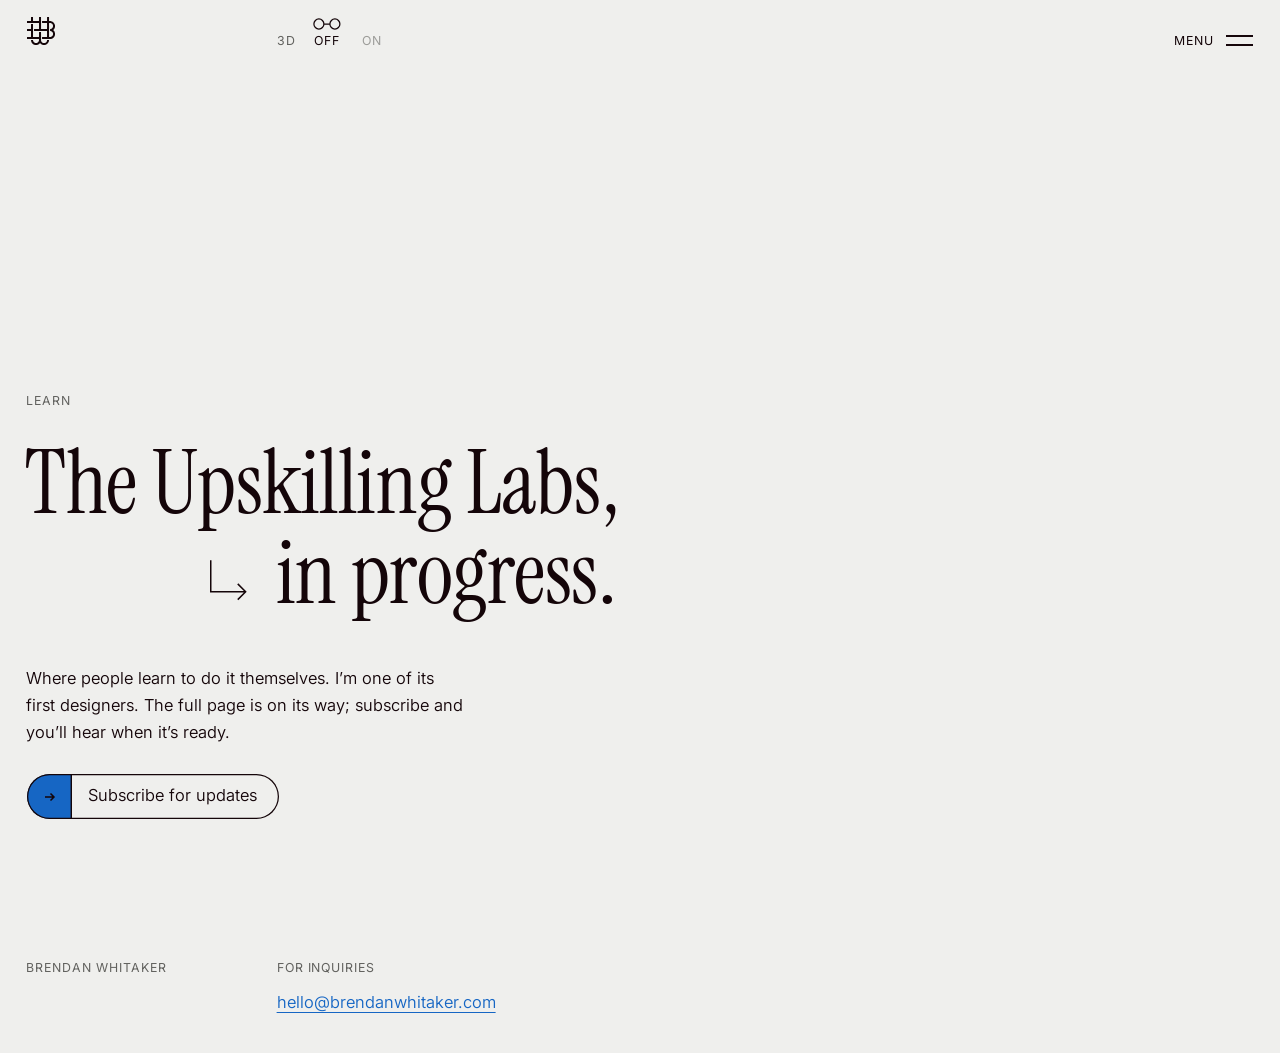
<file: labs.html>
<!doctype html>
<html lang="en" data-paths>
<head>
<meta charset="utf-8">
<meta name="viewport" content="width=device-width,initial-scale=1,viewport-fit=cover">
<meta name="description" content="Where people learn to do it themselves. Part of Brendan Whitaker’s ecosystem.">
<link rel="canonical" href="https://www.brendanwhitaker.com/labs">
<meta property="og:type" content="website">
<meta property="og:url" content="https://www.brendanwhitaker.com/labs">
<meta property="og:site_name" content="Brendan Whitaker">
<meta property="og:title" content="The Upskilling Labs — Brendan Whitaker">
<meta property="og:description" content="Where people learn to do it themselves. Part of Brendan Whitaker’s ecosystem.">
<meta property="og:image" content="https://www.brendanwhitaker.com/assets/images/og.jpg">
<meta property="og:image:width" content="1200"><meta property="og:image:height" content="630">
<meta property="og:image:alt" content="Architecting an ecosystem to help folks: BUILD WHAT MATTERS, printed in red and blue.">
<meta name="twitter:card" content="summary_large_image">
<style>:root{box-sizing:border-box;padding-top:env(safe-area-inset-top,0px);padding-bottom:env(safe-area-inset-bottom,0px)}body{margin:0}img{max-width:100%}[hidden]{display:none!important}</style>
<link rel="icon" href="/favicon.ico" sizes="32x32">
<link rel="icon" href="/assets/images/icon.svg" type="image/svg+xml">
<link rel="apple-touch-icon" href="/assets/images/apple-touch-icon.png">
<link rel="manifest" href="/site.webmanifest">
<meta name="theme-color" content="#efefed">
<title>The Upskilling Labs — Brendan Whitaker</title>
<link rel="preconnect" href="https://fonts.googleapis.com"><link rel="preconnect" href="https://fonts.gstatic.com" crossorigin>
<link rel="stylesheet" href="https://fonts.googleapis.com/css2?family=Instrument+Serif:ital@0;1&family=Inter:opsz,wght@14..32,300..700&display=swap">
<style>
/* Layout: one statement per screen, set low, its lines stepped across five full-width columns; the drawing or list sits high on the other side.
   One unit, u = the body x-height (9px). Every baseline and x-height lands on a 9px line; gutter and margin are one body line (27px). */
:root{
  --paper:#efefed; --ink:#140509; --grey:#62625f; --mute:#9c9c99; --hair:#c9c9c6; --red:#ed0c0c; --blue:#1666c4;
  --serif:"Instrument Serif",Georgia,"Times New Roman",serif;
  --sans:Inter,"Helvetica Neue",Arial,sans-serif;
  --u:9px; --line:27px; --m:27px; --gap:27px;
  color-scheme:light;
}
@media (max-width:720px){:root{--m:18px;--gap:18px}}
*{box-sizing:border-box}
html{-webkit-text-size-adjust:100%}
body{margin:0;background:var(--paper);color:var(--ink);font-family:var(--sans);font-weight:350;font-size:16.49px;line-height:27px;-webkit-font-smoothing:antialiased;position:relative;font-optical-sizing:auto;overflow-x:clip}
h1,h2,h3,p,ol,dl,dd,dt{margin:0;padding:0}
ol{list-style:none}
a{color:var(--blue);text-decoration:underline;text-decoration-thickness:1px;text-underline-offset:4px}
/* keyboard focus: a solid ink ring, there on the first frame, clear of the element. No effect delays or softens it. */
a:focus-visible,button:focus-visible,input:focus-visible{outline:2px solid var(--ink);outline-offset:3px}
/* selecting text lays down a light blue pass; light enough that what is selected stays readable */
::selection{background:rgba(22,102,196,.18);color:inherit}

.page{container-type:inline-size;--pl:max(var(--m),env(safe-area-inset-left,0px));--pr:max(var(--m),env(safe-area-inset-right,0px));padding-left:var(--pl);padding-right:var(--pr)}
.g{display:grid;grid-template-columns:repeat(5,minmax(0,1fr));column-gap:var(--gap)}
.g>*,.sub>*{min-width:0}
.sub{display:grid;grid-template-columns:subgrid;column-gap:var(--gap)}

/* type: every text leaf is a .t; the script pads its first baseline onto the next 9px line */
.t{
  --b:calc(var(--lh) / 2 + var(--k) * var(--fs));
  --pt:max(0px, calc(round(up, calc(var(--b) - .25px), var(--u)) - var(--b)));
  font-size:var(--fs);line-height:var(--lh);
  padding-top:var(--pt);padding-bottom:mod(calc(var(--u) - var(--pt)), var(--u));
  margin-left:calc(var(--sb) * -1em);
}
.serif{font-family:var(--serif);font-weight:400;--k:.34;--fs:calc(var(--x) / .51);--lh:calc(var(--x) * 2);--sb:.02;letter-spacing:-.005em}
.sans{font-family:var(--sans);font-weight:350;--k:.36377;--x:var(--u);--fs:calc(var(--x) / .5459);--lh:var(--line);--sb:.06}
.label{font-family:var(--sans);font-weight:400;--k:.36377;--fs:calc(var(--u) / .7275);--lh:var(--line);--sb:.085;text-transform:uppercase;letter-spacing:.08em;color:var(--grey)}
.item{--x:calc(2 * var(--u))}
.grey{color:var(--grey)}
.measure{max-width:44ch}

/* plates: one screen each, a whole number of units tall; content is pinned low */
.plate{position:relative;min-height:round(down, 100svh, var(--u));padding-block:81px;display:grid;grid-template-rows:auto 1fr auto;row-gap:54px}
.plate>.top{grid-row:1;grid-column:1/-1;align-self:start}
.plate>.low{grid-row:3;grid-column:1/-1;position:relative;z-index:2}
.low{grid-template-rows:auto}
.st{grid-column:1/-1;grid-row:1;align-content:start;pointer-events:none}
.st>*{grid-column:var(--c,1)/-1}
.st a{pointer-events:auto}
.ln{--x:clamp(calc(3 * var(--u)), round(down, 3.75cqw, var(--u)), calc(8 * var(--u)));white-space:nowrap}
.hk{display:inline-block;width:.51em;height:.51em;vertical-align:baseline;margin-left:calc(-.51em - var(--gap));margin-right:var(--gap);overflow:visible}
.hk{fill:none;stroke:var(--ink);stroke-width:1.5}
.st .label{margin-bottom:18px}
.cap{grid-row:2;grid-column:var(--c)/span 2;align-self:start;display:grid;row-gap:27px;align-content:start;margin-top:36px}
.actions{display:flex;flex-wrap:wrap;align-items:center;gap:18px 27px}

/* header sits at the top of the first plate */
/* the header stays on screen. On wide screens the waffle and the places live in a rail of their own on the left that content
   never enters, BUILD WHAT MATTERS included (only the loading screen and the page curtain cover it); the five content columns start to its right. The header has no
   background: content scrolls under it. On phones the rail folds away into the menu button. */
:root{--hdh:0px;--rail:234px;--band:63px}
html:not(.compact) .page{--pl:calc(max(var(--m),env(safe-area-inset-left,0px)) + var(--rail) + var(--gap))}
.hd{position:fixed;top:0;left:0;right:0;z-index:4;height:var(--band);padding-top:18px;padding-left:inherit;padding-right:inherit;align-items:start}
.hd>*{grid-row:1}
/* absolutely placed in the header's first row, so top is measured from the row (already 18px down) */
.mark{display:block;width:28px;height:28px;position:absolute;left:max(var(--m),env(safe-area-inset-left,0px));top:0}

/* 28px: the waffle is drawn on a 14-unit grid, so at 28 every bar and gap lands on whole pixels (2px a unit, 4 on retina) */
.mark svg{display:block;width:28px;height:28px;fill:var(--ink)}
nav{display:flex;gap:0 27px;flex-wrap:wrap;align-items:flex-start}
.hd .meta{display:grid;align-content:start}
/* the header, after huyml.co: the places stack in the second column, beside the mark, under a "Menu" label that shares the top row's baseline
   with where and when and the controls. The current place is pushed in and pointed at; the arrow travels to the next one. */
/* the menu sits flush right in the rail, its right edge on the rail's edge; inside it everything stays left-aligned.
   The padding keeps room for the current place, which steps in by the arrow's width. */
.h-nav{position:absolute;right:calc(100% - max(var(--m),env(safe-area-inset-left,0px)) - var(--rail));padding-right:36px;top:0;display:grid;justify-items:start;align-content:start}
/* the places are set in Instrument Serif capitals at a half step (x-height one and a half units, three units to the line),
   two units below the label, which is set in title case */
.h-list{--x:calc(1.5 * var(--u));--lh:calc(3 * var(--u));font-weight:400;text-transform:uppercase;letter-spacing:.02em;margin:18px 0 0}
.h-nl{text-transform:none;letter-spacing:.02em}
.h-a{position:relative;display:inline-block;color:transparent;text-decoration:none;white-space:nowrap;
  transition:transform .55s cubic-bezier(.7,0,.2,1)}
/* each place prints in two passes; hovering one puts the others out of focus, their passes drifting apart */
.h-a::before,.h-a::after{content:attr(data-t);position:absolute;left:0;top:0;mix-blend-mode:multiply;transition:transform .4s cubic-bezier(.2,.7,.2,1),filter .4s}
.h-a::before{color:var(--red)}.h-a::after{color:var(--blue)}
@media (hover:hover){.h-list:hover .h-a:not(:hover)::before{transform:translateX(-2.5px);filter:blur(2px)}.h-list:hover .h-a:not(:hover)::after{transform:translateX(2.5px);filter:blur(2px)}}
/* by keyboard: only while a place has visible focus, so a click never leaves the menu out of focus */
.h-list:has(.h-a:focus-visible) .h-a:not(:focus-visible)::before{transform:translateX(-2.5px);filter:blur(2px)}
.h-list:has(.h-a:focus-visible) .h-a:not(:focus-visible)::after{transform:translateX(2.5px);filter:blur(2px)}
.h-a[aria-current="page"]{transform:translateX(36px)}
.h-arw{position:absolute;left:0;top:0;width:27px;height:18px;color:var(--ink);opacity:0;transition:transform .55s cubic-bezier(.7,0,.2,1),opacity .3s}
.h-nav.on .h-arw{opacity:1}.h-loc{grid-column:4/6;white-space:nowrap}
/* the 3D switch sits in the top row, where huyml.co keeps its audio switch. A pair of glasses rides just above the words: over Off
   it is an empty frame; it slides across to On and its lenses fill, red and blue. */
.d3{all:unset;box-sizing:border-box;cursor:pointer;grid-row:1;grid-column:2;position:relative;justify-self:start}
.d3-t{white-space:nowrap}
.d3-o{display:inline-block;margin-left:18px;color:var(--mute);transition:color .4s}
.d3-o+.d3-o{margin-left:22px}
.d3[aria-pressed="false"] .d3-off,.d3[aria-pressed="true"] .d3-on{color:var(--ink)}
.d3-g{position:absolute;left:0;top:0;width:30px;height:12px;overflow:visible;pointer-events:none;transition:transform .6s cubic-bezier(.7,0,.2,1)}
.d3-f{fill:none;stroke:var(--ink);stroke-width:1.25}
.d3-l{opacity:0;mix-blend-mode:multiply;transition:opacity .35s .25s}
.d3-lr{fill:var(--red)}.d3-lb{fill:var(--blue)}
.d3[aria-pressed="true"] .d3-l{opacity:1}
.d3.moving .d3-l{transition-delay:0s;opacity:0}
.d3:hover .d3-f{stroke:var(--blue)}
html.compact .d3{grid-column:2/4}.h-end{grid-column:5;display:flex;justify-content:flex-end;align-items:flex-start;gap:18px}
/* the menu: when the header row gets crowded, at whatever width that is, the places fold into a button.
   Its two bars are each printed in two passes; they separate as they move and land back in register as ink. */
.menu{all:unset;box-sizing:border-box;cursor:pointer;display:none;align-items:flex-start;gap:12px;position:relative;z-index:96}
html.compact .menu{display:inline-flex}
html.compact .h-nav,html.compact .h-loc,html.compact .h-sub,html.compact .h-acct{display:none}
html.compact .h-end{grid-column:2/-1}
.menu .mb-l{margin-left:0;color:var(--ink)}
.mb-i{position:relative;display:block;width:27px;height:18px}
.bar{position:absolute;left:0;width:27px;height:0;top:var(--y);transition:top .45s cubic-bezier(.7,0,.2,1),transform .45s cubic-bezier(.7,0,.2,1)}
.bar::before,.bar::after{content:"";position:absolute;left:0;right:0;top:-.75px;height:1.5px;mix-blend-mode:multiply;transition:transform .5s cubic-bezier(.2,.7,.2,1)}
.bar::before{background:var(--red)}.bar::after{background:var(--blue)}
.b1{--y:4.5px}.b2{--y:13.5px}
html.menu-open .b1{top:9px;transform:rotate(45deg)}
html.menu-open .b2{top:9px;transform:rotate(-45deg)}
.menu.moving .bar::before{transform:translateX(-4px)}
.menu.moving .bar::after{transform:translateX(4px)}
.menu:hover .mb-l{color:var(--blue)}
html.menu-open{overflow:hidden}
html.menu-open .hd{z-index:95}

/* the page curtain, printed: two sheets, red then blue, rise from the foot of the page a beat apart; where they overlap they
   multiply to ink. Each sheet has the next page's name knocked out of it, in paper. The two knock-outs start out of register,
   so the name shows red and blue fringes, then slide into register and come into focus as clean paper. */
@property --co{syntax:'<length>';inherits:true;initial-value:0px}
@property --cb{syntax:'<length>';inherits:true;initial-value:0px}
.curtain{position:fixed;inset:0;z-index:98;visibility:hidden;pointer-events:none;isolation:isolate;--co:28px;--cb:8px}
.cs{position:absolute;inset:0;display:grid;place-items:center;mix-blend-mode:multiply;transform:translateY(100%)}
.cs-r{background:var(--red)}.cs-b{background:var(--blue)}
.ct-t{--x:clamp(calc(4 * var(--u)), round(down, 4.4vw, var(--u)), calc(8 * var(--u)));color:var(--paper);margin:0;text-transform:uppercase;letter-spacing:.02em;white-space:nowrap;filter:blur(var(--cb))}
.cs-r .ct-t{transform:translateX(calc(var(--co) * -1))}.cs-b .ct-t{transform:translateX(var(--co))}
.curtain.cover,.curtain.lift{visibility:visible}
.curtain.cover{--co:0px;--cb:0px;transition:--co .6s cubic-bezier(.2,.7,.2,1) .15s,--cb .5s cubic-bezier(.2,.7,.2,1) .15s}
.curtain.cover .cs{transform:none;transition:transform .5s cubic-bezier(.6,0,.2,1)}
.curtain.cover .cs-b{transition-delay:.05s}
/* the name is pulled into focus: it overshoots a hair and settles. In 3D its passes stop just short of register,
   so it floats a little off the sheet. */
body.stereo .curtain.cover{--co:3px}
.curtain.cover .ct-t{animation:knob .7s cubic-bezier(.3,.6,.2,1) .15s both}
@keyframes knob{0%{filter:blur(8px)}60%{filter:blur(0px)}76%{filter:blur(1px)}100%{filter:blur(0px)}}
.curtain.lift{--co:0px;--cb:0px}
.curtain.lift .cs{transform:translateY(-100%);transition:transform .6s cubic-bezier(.7,0,.2,1)}
.curtain.lift .cs-b{transition-delay:.025s}
/* the takeover: a sheet laid down from the top; each place prints in two passes that slide into register */
@property --tls{syntax:'<number>';inherits:true;initial-value:0}
@property --tlb{syntax:'<number>';inherits:true;initial-value:0}
.takeover{position:fixed;inset:0;z-index:90;background:var(--paper);overflow-y:auto;visibility:hidden;clip-path:inset(0 0 100% 0);transition:clip-path .6s cubic-bezier(.7,0,.2,1),visibility 0s .6s}
html.menu-open .takeover{visibility:visible;clip-path:inset(0);transition:clip-path .6s cubic-bezier(.7,0,.2,1),visibility 0s}
.tk-page{min-height:100%;display:grid;grid-template-rows:1fr auto;row-gap:54px;padding-block:117px 81px}
.tk-list{grid-column:1/-1;row-gap:9px;align-content:center}
.tk-list li{grid-column:1/-1;align-items:start}
.tk-n{grid-column:2}
.tk-l{grid-column:3/-1;--x:clamp(calc(3 * var(--u)), round(down, 4.4cqw, var(--u)), calc(7 * var(--u)));position:relative;color:transparent;text-decoration:none;white-space:nowrap;justify-self:start;opacity:0;transition:opacity .2s}
.tk-l::before,.tk-l::after{content:attr(data-t);position:absolute;left:0;top:0;width:100%;padding-top:inherit;mix-blend-mode:multiply;filter:blur(calc(var(--tlb) * 1px))}
.tk-l::before{color:var(--red);transform:translateX(calc(var(--tls) * -1px))}
.tk-l::after{color:var(--blue);transform:translateX(calc(var(--tls) * 1px))}
html.menu-open .tk-l{opacity:1;animation:conv .9s cubic-bezier(.2,.7,.2,1) both;animation-delay:calc(.22s + var(--i) * 70ms)}
@keyframes conv{from{--tls:30;--tlb:8;opacity:0}20%{opacity:1}to{--tls:0;--tlb:0;opacity:1}}
.tk-l:hover::before,.tk-l:focus-visible::before{opacity:0}
.tk-foot>div{display:grid;align-content:start}
.tk-c1{grid-column:2/4}.tk-c2{grid-column:4/5}.tk-c3{grid-column:5/-1}
@media (max-width:720px){
  .tk-n{display:none}
  .tk-l{grid-column:1/-1;--x:clamp(calc(3 * var(--u)), round(down, 11cqw, var(--u)), calc(5 * var(--u)))}
  .tk-c1,.tk-c2,.tk-c3{grid-column:1/-1}
  .tk-page{padding-block:99px 72px}
}
@media (prefers-reduced-motion:reduce){html.menu-open .tk-l{animation:none}.takeover{clip-path:none!important}}


/* popups: a card (or two) dropped on the page. Paper, with the red and blue passes printed just out of register behind it,
   so its edges carry a fringe; they slide in from far apart as it lands. The page behind is put out of focus. */
.pop{position:fixed;inset:0;width:100%;height:100%;max-width:none;max-height:none;margin:0;padding:var(--m);border:0;background:transparent;color:var(--ink);overflow:auto;
  display:none;place-items:center;container-type:inline-size}
.pop[open]{display:grid}
.pop::backdrop{background:rgba(239,239,237,.55);-webkit-backdrop-filter:blur(7px);backdrop-filter:blur(7px)}
.pop[open]::backdrop{animation:pbk .45s cubic-bezier(.2,.7,.2,1) both}
.pop.out::backdrop{animation:pbk .3s cubic-bezier(.7,0,.2,1) reverse both}
@keyframes pbk{from{background:rgba(239,239,237,0);-webkit-backdrop-filter:blur(0);backdrop-filter:blur(0)}}
.pop-stack{position:relative;margin-block:126px 54px}
.pop-card{border-radius:16px}
.pop-main{position:relative;width:min(612px, 100cqw);--rot:-1.2deg;transform:rotate(var(--rot));z-index:2;isolation:isolate}
.pop-body{position:relative;z-index:1;background:var(--paper);border-radius:inherit;box-shadow:inset 0 0 0 1px var(--ink);padding:27px 27px 18px;display:grid;row-gap:27px}
.pop-st{display:grid;row-gap:0;pointer-events:auto}
.pop-st .ln{--x:calc(2 * var(--u))}
.pop .ln.step{padding-left:calc(.51em + var(--gap))}.pop .hk{margin-left:calc(-.51em - var(--gap))}
.pop .j-form{max-width:none}
.pop-foot{display:flex;justify-content:space-between;align-items:flex-start;gap:18px}
.pop-close{all:unset;cursor:pointer;display:inline-flex;align-items:baseline;gap:9px;color:var(--ink);white-space:nowrap;margin-left:auto}
.pop-close:hover{color:var(--blue)}.pop-close:focus-visible{outline:2px solid var(--ink);outline-offset:3px}
.pop-x{width:11px;height:11px;flex:none;align-self:center}
.pop-aux{position:absolute;z-index:1;right:var(--ar);bottom:calc(100% - var(--ov));transform:rotate(var(--rot));overflow:hidden}
/* the photo, printed: a red pass and a blue pass of the same picture, each paper where the picture is light. Laid over each
   other they multiply to ink. The card lands with them apart and out of focus; they slide into register. In 3D they stop
   a hair apart, so the picture floats off the card; pointing at it parts them a little, like the places in the menu. */
.pop-aux{background:var(--paper);box-shadow:inset 0 0 0 1px var(--ink)}
.pop-photo{--ar:-90px;--ov:135px;--rot:3deg;width:261px;height:324px;isolation:isolate;box-shadow:none}
.pp{position:absolute;inset:0;isolation:isolate;mix-blend-mode:multiply;transition:transform .5s cubic-bezier(.2,.7,.2,1),filter .5s}
.pp img{display:block;width:100%;height:100%;object-fit:cover;object-position:50% 25%;filter:grayscale(1) contrast(1.12) brightness(1.04)}
.pp::after{content:"";position:absolute;inset:0;background:var(--red);mix-blend-mode:screen}
.pp-b::after{background:var(--blue)}
.pop-photo:hover .pp-r{transform:translateX(-4px);filter:blur(1.5px)}.pop-photo:hover .pp-b{transform:translateX(4px);filter:blur(1.5px)}
body.stereo .pp-r{transform:translateX(-3px)}body.stereo .pp-b{transform:translateX(3px)}
.pop[open] .pp-r{animation:ppr 1.1s cubic-bezier(.25,.6,.2,1) .1s both}
.pop[open] .pp-b{animation:ppb 1.1s cubic-bezier(.25,.6,.2,1) .1s both}
@keyframes ppr{from{transform:translate(-36px,0);filter:blur(8px)}}
@keyframes ppb{from{transform:translate(36px,0);filter:blur(8px)}}
/* in depth: where WebGL runs, the photo is drawn from a depth map of the picture. The red pass is what the left eye
   sees and the blue pass the right; with 3D on they part by depth, so through red/blue glasses he stands in front of the
   platform and the pillars fall away behind. With or without glasses the picture turns a little as you move. */
.pp-gl{position:absolute;inset:0;width:100%;height:100%;display:none}
.pop-photo.gl .pp-gl{display:block}.pop-photo.gl .pp{display:none}
/* the waffle: its own piece, over the popup's corner. The red and blue passes come in from either side and meet in
   register, printing ink. In 3D they stop a little apart. */
.pop-waffle{position:absolute;right:-27px;top:-90px;width:144px;height:144px;z-index:3;pointer-events:none;overflow:visible;transform:rotate(-14deg)}
.pop-waffle use{mix-blend-mode:multiply}
.pop-waffle .sr{fill:var(--red)}.pop-waffle .sb{fill:var(--blue)}
body.stereo .pop-waffle .sr{transform:translateX(-24px)}body.stereo .pop-waffle .sb{transform:translateX(24px)}
.pop[open] .pop-waffle .sr{animation:pwr .9s cubic-bezier(.2,.7,.2,1) .2s both}
.pop[open] .pop-waffle .sb{animation:pwb .9s cubic-bezier(.2,.7,.2,1) .2s both}
@keyframes pwr{from{transform:translateX(-520px);opacity:0}}
@keyframes pwb{from{transform:translateX(520px);opacity:0}}
/* landing */
.pop[open] .pop-main{animation:pland .6s cubic-bezier(.2,.7,.2,1) both}
.pop[open] .pop-aux{animation:paux .7s cubic-bezier(.2,.7,.2,1) .08s both}
@keyframes pland{from{opacity:0;filter:blur(6px);transform:translateY(27px) rotate(calc(var(--rot) * 3))}to{opacity:1;filter:none;transform:rotate(var(--rot))}}
@keyframes paux{from{opacity:0;filter:blur(6px);transform:translateY(36px) rotate(calc(var(--rot) * 3))}}
.pop.out .pop-waffle,.pop.out .pop-main,.pop.out .pop-aux{animation:pout .26s cubic-bezier(.7,0,.2,1) both}
@keyframes pout{to{opacity:0;filter:blur(6px);translate:0 18px}}
.pop.flat .pop-main,.pop.flat .pop-aux{animation:none!important;transform:none!important}
@media (max-width:720px){
  .pop-main{--rot:-.8deg}.pop-body{padding:18px 18px 9px;row-gap:18px}
  .pop-st .ln{white-space:normal}
  .pop-photo{--ar:9px;--ov:36px;width:135px;height:171px}
  .pop-waffle{width:90px;height:90px;right:0;top:-63px}
  .pop-st .ln{--x:calc(1.5 * var(--u));text-wrap:balance}
  .pop .j-form{grid-template-columns:1fr}
  .pop-stack{margin-block:126px 27px}
}
@media (prefers-reduced-motion:reduce){.pop[open] .pop-waffle use,.pop[open] .pop-main,.pop[open] .pop-aux,.pop[open] .pp,.pop[open]::backdrop{animation:none}}

/* views: the home page is one screen; everything else is its own page, chosen by the address (#colloquia, #work ...) */
[data-view][hidden]{display:none!important}

/* home, after huyml.co's hero: it doesn't scroll. Each scroll gesture turns to the next thing I'm building. The cards
   run on a 3D diagonal, past ones receding up and right, next ones coming in from the bottom left; the one in the
   centre lies flat and sharp. The full list sits on the right; the details and the big counter sit on the left. */
/* the ecosystem: a pinned section, after huyml.co's hero. While it holds the screen, scrolling turns through the four;
   the cards run on a 3D diagonal, the list on the right shows all four, the details and counter sit on the left */
.eco{position:relative;height:calc(4 * 100svh)}
.home{position:sticky;top:0;height:round(down, 100svh, var(--u));grid-template-rows:auto 1fr auto;row-gap:27px;padding-block:81px 54px;
  --cw:calc((100cqw - 4 * var(--gap)) / 5 * 1.5 + var(--gap) * .5);--ch:round(down, calc(var(--cw) * .72), var(--u))}
.hm-who{grid-column:1;grid-row:1;display:grid;align-content:start;row-gap:9px;position:relative;z-index:30}
.hm-meta{grid-column:1;grid-row:2;align-self:start;display:grid;row-gap:9px;align-content:start;min-width:0;position:relative;z-index:30}
.hm-f{display:grid;grid-template-columns:81px minmax(0,1fr);column-gap:9px;align-items:start}
.hm-name,.hm-desc{display:none}
.hm-meta.swap .t{animation:hmin .55s cubic-bezier(.2,.7,.2,1) both}
.hm-meta.leaving .t{opacity:0;filter:blur(4px);transform:translateX(9px);transition:opacity .28s,filter .28s,transform .28s}
@keyframes hmin{from{opacity:0;filter:blur(4px);transform:translateX(-9px)}to{opacity:1;filter:none;transform:none}}
.hm-stack{grid-column:2/5;grid-row:1/4;position:relative;perspective:1600px;perspective-origin:50% 45%;pointer-events:none}
.hm-card{position:absolute;left:50%;top:50%;width:var(--cw);height:var(--ch);margin-left:calc(var(--cw) / -2);margin-top:calc(var(--ch) / -2);
  background:var(--paper);border-radius:16px;box-shadow:inset 0 0 0 1px var(--hair);padding:0 18px 18px;display:grid;grid-template-rows:auto 1fr;
  transform-origin:50% 50%;will-change:transform;backface-visibility:hidden}
.hm-slot{border-radius:12px;box-shadow:inset 0 0 0 1px var(--hair);display:grid;align-content:start;justify-items:start;padding:18px;overflow:hidden;min-height:0}
.hm-slot:has(img){padding:0}
.hm-slot img{width:100%;height:100%;object-fit:cover;filter:grayscale(1) contrast(1.08);display:block}
.hm-list{grid-column:5;grid-row:1/4;position:relative;overflow:hidden;margin:0;padding:0;list-style:none;z-index:30}
.hm-track{position:absolute;left:0;right:0;top:0;will-change:transform}
.hm-e{height:162px;display:grid;align-content:start;transition:opacity .3s}
.hm-e button{all:unset;cursor:pointer;display:block;color:var(--ink)}
.hm-e button>.t{display:block}
.hm-e button:hover,.hm-e button:focus-visible{color:var(--blue)}
.hm-dash{display:block;width:27px;height:1px;background:var(--ink);margin:9px 0 8px}
.hm-e .hm-ed{display:-webkit-box;-webkit-line-clamp:2;-webkit-box-orient:vertical;overflow:hidden;max-width:34ch}
.hm-sw{grid-column:1;grid-row:3;align-self:start;position:relative;z-index:30}
.hm-n{grid-column:2/4;grid-row:3;align-self:start;display:flex;align-items:flex-start;gap:9px;position:relative;z-index:40;pointer-events:none}
.hm-dp{--x:calc(10 * var(--u));white-space:nowrap;mix-blend-mode:multiply}
.hm-d{display:inline-block;position:relative;color:transparent;font-variant-numeric:tabular-nums}
.hm-d::before,.hm-d::after{content:attr(data-t);position:absolute;left:0;top:0;mix-blend-mode:multiply;filter:blur(calc(var(--hb) * 1px))}
.hm-d::before{color:var(--red);transform:translateX(calc(var(--hs) * -1px))}
.hm-d::after{color:var(--blue);transform:translateX(calc(var(--hs) * 1px))}
@property --hs{syntax:'<number>';inherits:true;initial-value:0}
@property --hb{syntax:'<number>';inherits:true;initial-value:0}
.hm-d.roll{animation:hroll .8s cubic-bezier(.2,.7,.2,1)}
.hm-d.out{--hs:20;--hb:6;transition:--hs .3s ease-in,--hb .3s ease-in}
@keyframes hroll{from{--hs:26;--hb:7}to{--hs:0;--hb:0}}
.hm-of{position:relative}
.w-print{grid-column:2/5}
.w-print .print{height:round(down, calc(((100cqw - 4 * var(--gap)) / 5 * 3 + 2 * var(--gap)) * .5), var(--u));object-position:50% 25%}
@media (max-width:720px){
  .home{grid-template-columns:minmax(0,1fr);grid-template-rows:auto 288px auto 1fr;row-gap:18px;padding-block:9px 45px;--cw:calc(100cqw * .72);--ch:round(down, calc(var(--cw) * .66), var(--u))}
  .hm-who,.hm-stack,.hm-meta,.hm-n,.hm-sw{grid-column:1}
  .hm-sw,.cue{display:none}
  .hm-who{grid-row:1}.hm-stack{grid-row:2}.hm-meta{grid-row:3;margin-top:0;row-gap:9px}.hm-n{grid-row:4;align-self:end}.hm-dp{--x:calc(5 * var(--u))}
  .hm-list,.hm-who .hm-lede,.hm-meta .hm-f{display:none}
  .hm-name,.hm-desc{display:block}
  .w-print{grid-column:1/-1}.w-print .print{height:round(down, calc(100cqw * .62), var(--u))}
}

/* the 3D switch floats in the bottom right, on every screen */
.lens.float{position:fixed;right:max(var(--m),env(safe-area-inset-right,0px));bottom:calc(27px + env(safe-area-inset-bottom,0px));z-index:50;background:var(--paper)}
.copy{appearance:none;background:none;border:0;padding-inline:0;cursor:pointer;color:var(--blue);text-decoration:underline;text-decoration-thickness:1px;text-underline-offset:4px;text-align:left}
.copy:hover{color:var(--ink)}
nav a{color:var(--ink);text-decoration:none}nav a:hover{color:var(--blue)}
.lens{all:unset;cursor:pointer;display:inline-flex;align-items:center;gap:9px;height:27px;padding:0 12px 0 9px;border-radius:999px;box-shadow:inset 0 0 0 1px var(--mute);font-size:13px;line-height:27px;color:var(--ink)}
.lens svg{width:30px;height:12px;display:block}
.lens .l1,.lens .l2{fill:var(--paper);stroke:var(--ink);stroke-width:1.25}
.lens[aria-pressed="true"]{box-shadow:inset 0 0 0 1.25px var(--blue);color:var(--blue)}
.lens[aria-pressed="true"] .l1{fill:var(--red);mix-blend-mode:multiply}.lens[aria-pressed="true"] .l2{fill:var(--blue);mix-blend-mode:multiply}

/* intro, after huyml.co: an ink panel is pushed off the page, and how far it has travelled is how far the page has loaded.
   Behind it the name is printed in two passes, red and blue, that slide into register (red over blue makes the ink) and come
   into focus. The name holds, then defocuses as the sheet lifts, and the print swings into place. */
html.loading{overflow:hidden}
.loader{display:none}
html.intro .loader{display:block;position:fixed;inset:0;z-index:100;cursor:pointer;overflow:hidden}
.sheet{position:absolute;inset:0;background:var(--paper);transition:transform .9s cubic-bezier(.7,0,.2,1)}
.loader.out .sheet{transform:translateY(-100%)}
.ld-name{position:absolute;inset:0;display:grid;align-content:start;justify-content:center;justify-items:center;transition:transform .9s cubic-bezier(.7,0,.2,1),opacity .7s}
.loader.out .ld-name{transform:translateY(-30vh);opacity:0}
.nm{--x:clamp(calc(4 * var(--u)), round(down, 5.6vw, var(--u)), calc(10 * var(--u)));position:relative;color:transparent;white-space:nowrap;text-align:center}
.nm::before,.nm::after{content:attr(data-t);position:absolute;left:0;top:0;width:100%;padding-top:inherit;mix-blend-mode:multiply;filter:blur(calc(var(--lb,0) * 1px))}
.nm::before{color:var(--red);transform:translateX(calc(var(--ls,0) * -1px))}
.nm::after{color:var(--blue);transform:translateX(calc(var(--ls,0) * 1px))}
.push{position:absolute;inset:0;background:var(--ink);transform:translateX(var(--px,0px));display:flex;align-items:flex-start;padding-left:18px}
/* the waffle is the one pushing: it prints itself in a strip of paper, woven blue then red, slides into register,
   then leans on the panel's edge and walks it to the centre, where it lets go above the name. At the end it flies home to the header. */
html.intro .hd .mark{visibility:hidden}
.ld-w{position:absolute;left:0;top:0;overflow:visible;z-index:3;transform-origin:0 0}
/* in register the two passes are one ink; for the flight they become one fill, the same as the header mark */
.ld-w.flat .pr{display:none}.ld-w.flat .pb{fill:var(--ink);mix-blend-mode:normal}
.ld-w .pb{fill:var(--blue);mix-blend-mode:multiply;animation:pb 1.25s cubic-bezier(.3,.6,.2,1) both}
.ld-w .pr{fill:var(--red);mix-blend-mode:multiply;animation:pr 1.25s cubic-bezier(.3,.6,.2,1) both}
@keyframes pb{0%,58%{transform:translate(-240px,-150px)}100%{transform:none}}
@keyframes pr{0%,58%{transform:translate(240px,150px)}100%{transform:none}}
.ld-w .sh{transform-box:fill-box;transform-origin:0 50%;transform:scaleX(0);animation:th .34s cubic-bezier(.5,0,.2,1) forwards;animation-delay:calc(var(--i) * 50ms)}
.ld-w .sv{transform-box:fill-box;transform-origin:50% 0;transform:scaleY(0);animation:tv .34s cubic-bezier(.5,0,.2,1) forwards;animation-delay:calc(240ms + var(--i) * 50ms)}
@keyframes th{to{transform:scaleX(1)}}@keyframes tv{to{transform:scaleY(1)}}
.ld-w.flat .pb,.ld-w.flat .pr,.ld-w.flat .sh,.ld-w.flat .sv{animation:none;transform:none}
.push .ld-n{color:var(--paper);font-variant-numeric:tabular-nums;margin-left:0}
/* the print swings in from a tilt as the sheet lifts */
.hero-print .print{transition:transform 1.25s cubic-bezier(.2,.7,.2,1);transform-origin:50% 70%}
html.pre .hero-print .print{transform:perspective(1400px) translateZ(-280px) rotateY(-24deg) rotateX(14deg)}
/* scroll cue: floats on the centre axis of the first screen */
.cue{position:fixed;left:max(var(--m),env(safe-area-inset-left,0px));bottom:calc(27px + env(safe-area-inset-bottom,0px));z-index:5;display:flex;flex-direction:column;align-items:flex-start;transition:opacity .4s;pointer-events:none}
.cue-line{width:1px;height:27px;background:var(--ink);transform-origin:top;animation:cue 1.8s ease-in-out infinite}
@keyframes cue{0%{transform:scaleY(0);transform-origin:top}50%{transform:scaleY(1);transform-origin:top}51%{transform-origin:bottom}100%{transform:scaleY(0);transform-origin:bottom}}
.cue.gone{opacity:0}

/* controls */
.btn{all:unset;box-sizing:border-box;cursor:pointer;display:inline-flex;align-items:stretch;height:45px;box-shadow:inset 0 0 0 1.25px var(--ink);border-radius:999px;overflow:hidden;background:var(--paper);color:var(--ink);font-family:var(--sans);font-weight:400;font-size:16.49px;line-height:27px;white-space:nowrap}
.btn .tab{display:grid;place-items:center;width:45px;background:var(--blue);box-shadow:inset -1.25px 0 0 var(--ink),inset 0 0 0 1.25px var(--ink);border-radius:999px 0 0 999px}
.btn .tab svg{width:14px;height:14px;position:relative;z-index:1;color:var(--ink);transition:color .25s}
/* the tab is the blue pass. Pointing at the button (or pressing it) brings the red pass in under it: the two register and print ink */
.btn .tab{position:relative;isolation:isolate}
.btn .tab::before{content:'';position:absolute;inset:0;border-radius:inherit;background:var(--red);mix-blend-mode:multiply;opacity:0;transform:translateX(-6px);transition:transform .3s cubic-bezier(.2,.7,.2,1),opacity .2s}
.btn:hover .tab::before,.btn:active .tab::before,.btn:focus-visible .tab::before{opacity:1;transform:none}
.btn:hover .tab svg,.btn:active .tab svg,.btn:focus-visible .tab svg{color:var(--paper)}
.btn .bl{display:block;padding-inline:16px 22px;margin-left:0}
.btn:hover .bl{color:var(--blue)}

/* hero orbit: real pages pass behind the statement on the far side and in front on the near side */
.orbit{position:absolute;inset:0;overflow:hidden;pointer-events:none;z-index:auto}
.card{position:absolute;left:0;top:0;backface-visibility:hidden;transform-origin:50% 50%;width:270px;padding:0 18px 18px;background:transparent;border-radius:12px;box-shadow:inset 0 0 0 1px var(--mute);mix-blend-mode:multiply;color:var(--ink);text-decoration:none;pointer-events:none;will-change:transform;display:grid;row-gap:4px}
.card:hover,.card:focus-visible{box-shadow:inset 0 0 0 1.25px var(--blue);color:var(--blue);outline:none}
/* the lens: out of focus, an element splits into its two printing passes, a red copy and a blue copy that slide apart
   and blur. In focus they sit in register and multiply back to ink. The ratio of blur to separation is tunable (press T). */
.rackable{background:transparent}
.tune{position:fixed;right:max(var(--m),env(safe-area-inset-right,0px));bottom:calc(72px + env(safe-area-inset-bottom,0px));z-index:60;width:333px;max-width:calc(100vw - 36px);padding:0 18px 18px;background:var(--paper);border-radius:12px;box-shadow:inset 0 0 0 1px var(--hair);display:grid}
.tune[hidden]{display:none}
.tu-h{display:flex;justify-content:space-between;align-items:flex-start}
.tu-r{display:grid;grid-template-columns:99px minmax(0,1fr) 45px;column-gap:9px;align-items:start}
.tu-r input{width:100%;height:27px;margin:0;padding:0;accent-color:var(--blue);background:none;box-shadow:none}
.tu-r output{text-align:right;font-variant-numeric:tabular-nums}
.tune .actions{margin-top:9px}

/* the one idea */
.idea{grid-column:1/-1;grid-row:2;row-gap:0;align-content:end;margin-top:27px}
.idea .w{
  font-family:var(--sans);font-weight:700;color:var(--red);text-transform:uppercase;letter-spacing:-.045em;white-space:nowrap;
  --cap:max(calc(4 * var(--u)), round(down, calc((100cqw * 3 - 2 * var(--gap)) / 5 / 4.7 * .7275), var(--u)));
  --fs:calc(var(--cap) / .7275);--lh:round(up, calc(var(--cap) * 4 / 3), var(--u));--k:.36377;--sb:.054;--step:0px;
  margin-left:calc(var(--step) - var(--sb) * 1em);
}
/* one line, as wide as the five content columns: the script sets the capital height so the line fills them */
.idea{display:block;white-space:nowrap}
/* the line runs the full width of the page, under the rail: it's overprint, and big enough not to fight the menu */
html:not(.compact) .idea{margin-left:calc(-1 * (var(--rail) + var(--gap)))}
.idea .w{display:inline-block}
.idea .w+.w{margin-left:calc(.24em - var(--sb) * 1em)}
.idea .w2{--sb:.005}

.hero-print{grid-column:2/5;align-self:start;position:relative;z-index:2}
#home{min-height:calc(round(down, 100svh, var(--u)) - var(--hdh))}
#home .hero-print .print{height:round(down, calc(((100cqw - 4 * var(--gap)) / 5 * 3 + 2 * var(--gap)) * .36), var(--u))}
@media (max-width:720px){.cue{display:none!important}}
.hero-print .print{height:round(down, calc(((100cqw - 4 * var(--gap)) / 5 * 3 + 2 * var(--gap)) * .5), var(--u));object-position:50% 25%}
#idea .low{z-index:auto}
.idea .w{position:relative;z-index:2;mix-blend-mode:multiply}
.idea .w::after{content:attr(data-t);position:absolute;left:0;top:0;padding-top:inherit;color:var(--blue);mix-blend-mode:multiply;opacity:0;transform:translateX(var(--reg,0px));pointer-events:none}
/* the answer waits a beat: the hero line is read first, then BUILD WHAT MATTERS prints itself, word by word. The red pass slides
   in from the left out of focus, the blue from the right; they meet in register, then the blue lifts off and the red stays. */
.idea .w{opacity:0}
.idea.in .w{animation:bwm-r 2.2s cubic-bezier(.25,.6,.25,1) both;animation-delay:calc(var(--i) * 320ms)}
.idea.in .w::after{animation:bwm-b 3.2s cubic-bezier(.25,.6,.25,1) both;animation-delay:calc(var(--i) * 320ms)}
@keyframes bwm-r{0%{opacity:0;transform:translateX(-48px);filter:blur(10px)}25%{opacity:1}100%{opacity:1;transform:none;filter:blur(0)}}
@keyframes bwm-b{0%{opacity:0;transform:translateX(48px);filter:blur(10px)}15%{opacity:1}100%{opacity:1;transform:none;filter:blur(0)}}
/* once printed, the two passes stay in register: red under blue multiplies to ink. In 3D mode they part, red to the left and blue
   to the right, so through red/blue glasses the line stands out in front of the page. */
.idea.done .w,.idea.done .w::after{animation:none;opacity:1}
.idea.done .w{transition:transform .9s cubic-bezier(.2,.7,.2,1)}
.idea.done .w::after{opacity:1;transition:transform .9s cubic-bezier(.2,.7,.2,1)}
body.stereo .idea.done .w{transform:translateX(calc(var(--fs) * -.028))}
body.stereo .idea.done .w::after{transform:translateX(calc(var(--fs) * .056))}
/* as the page scrolls, the line rises toward the menu and falls out of register: the passes slide apart and soften, so by the
   time it passes behind the places it is only a haze of red and blue. --ip runs from 0 at rest to 1 behind the menu. */
@property --ip{syntax:'<number>';inherits:true;initial-value:0}
.idea{--ip:0;filter:blur(calc(var(--ip) * var(--ip) * 16px))}
.idea .w{translate:calc(var(--fs) * -.09 * var(--ip)) 0}
.idea .w::after{translate:calc(var(--fs) * .18 * var(--ip)) 0}

/* thesis figure and its steps */
.fig{display:block;height:270px;width:100%;overflow:visible}
.figbox{grid-column:2/5;grid-row:1}
.moves{grid-column:1/-1;grid-row:1;row-gap:27px}
.moves li>*{min-width:0}
.moves li{transition:opacity .4s}
.moves.live li:not(.now){opacity:.45}
.lenses li+li{margin-top:9px}

/* indexes */
.idx{row-gap:9px;align-content:start}
/* the ecosystem as a wall: four prints of different sizes placed loosely on the five columns, gaps between, nothing touching.
   Each shows its name; pointing at it (or focusing it) pulls focus from the picture to its words. */
.prints-plate{grid-template-rows:auto auto;row-gap:81px;align-content:start}
.wall{grid-column:1/-1;grid-row:2;list-style:none;margin:0;padding:0;position:relative;--c:calc((100cqw - 4 * var(--gap)) / 5)}
.pin{position:absolute;left:calc((var(--c0) - 1) * (var(--c) + var(--gap)));width:calc(var(--span) * var(--c) + (var(--span) - 1) * var(--gap));display:grid;row-gap:9px}
.pin-fig{margin:0;position:relative}
.pin .pr-slot{height:round(down, calc((var(--span) * var(--c) + (var(--span) - 1) * var(--gap)) * var(--ar)), var(--u));border-radius:16px;box-shadow:inset 0 0 0 1px var(--hair);background:var(--paper);overflow:hidden;
  display:grid;align-content:space-between;justify-items:start;padding:18px;transition:filter .45s cubic-bezier(.2,.7,.2,1)}
.pin .pr-slot:has(img){padding:0;box-shadow:none}.pin .pr-slot img{width:100%;height:100%;object-fit:cover;display:block;filter:grayscale(1) contrast(1.08)}
.pin-w{--x:calc(3 * var(--u));margin-bottom:-9px}
.pin-n{--x:calc(1.5 * var(--u))}
.pin-n a{color:inherit;text-decoration:none}
/* the words over the print: there, but out of sight until the print is pointed at */
.pin-d{position:absolute;inset:auto 0 0 0;padding:18px;display:grid;opacity:0;transition:opacity .35s;pointer-events:none}
.pin-d .t+.t{margin-top:0}
.pin:hover .pr-slot,.pin:focus-within .pr-slot{filter:blur(6px) opacity(.35)}
.pin:hover .pin-d,.pin:focus-within .pin-d{opacity:1}
.pin:focus-within{outline:2px solid var(--ink);outline-offset:6px;border-radius:18px}
.pin:has(a:focus-visible){outline:none}
@media (hover:none),(max-width:720px){.pin-d{position:static;opacity:1;padding:0}.pin:hover .pr-slot,.pin:focus-within .pr-slot{filter:none}}
@media (max-width:720px){.wall{display:grid;row-gap:54px}.pin{position:static;width:auto;grid-column:1/-1}
  .pin:nth-child(odd){margin-right:calc(var(--c) + var(--gap))}.pin:nth-child(even){margin-left:calc(var(--c) + var(--gap))}
  .pin .pr-slot{height:round(down, calc((100cqw - var(--c) - var(--gap)) * var(--ar)), var(--u))}
  .pin-fig{display:contents}.pin .pr-slot{order:1}.pin-n{order:2}.pin-d{order:3}}
@media (max-width:720px){.idea .w{display:block;margin-left:calc(var(--sb) * -1em)}.idea .w+.w{margin-left:calc(var(--sb) * -1em)}.eco-print{display:none}.eco-idx{grid-column:1/-1}.eco-idx li>*,.eco-idx li .sub>*{grid-column:1/-1!important}}
/* the system: dots on the 9px lattice, stacked in five bins that sit on the five columns */
.sys{grid-column:1/-1;position:relative;height:var(--sys-h,180px)}
.sys-dot{position:absolute;left:0;top:0;width:9px;height:9px;transition:transform .7s cubic-bezier(.45,0,.2,1)}
.sys-dot::before,.sys-dot::after{content:"";position:absolute;inset:0;border-radius:50%;mix-blend-mode:multiply;transition:transform .7s cubic-bezier(.2,.7,.2,1)}
.sys-dot::before{background:var(--red)}.sys-dot::after{background:var(--blue)}
/* moving, a dot is out of register; at rest, red under blue prints ink */
.sys-dot.go::before{transform:translateX(-3px)}.sys-dot.go::after{transform:translateX(3px)}
body.stereo .sys-dot::before{transform:translateX(calc(var(--b) * -1.2px))}body.stereo .sys-dot::after{transform:translateX(calc(var(--b) * 1.2px))}
.sys-bins{grid-column:1/-1;list-style:none;margin:9px 0 0;padding:0;border-top:1px solid var(--ink)}
.sys-bins li{grid-column:auto;padding-top:9px}
.sys-orgs{grid-column:1/-1;grid-row:3;margin-top:54px}
.sys-orgs li>*{min-width:0}
.sys-sw{all:unset;cursor:pointer;justify-self:end;white-space:nowrap}
.sys-sw .o{color:var(--mute);margin-left:9px}.sys-sw[aria-pressed="true"] .o1,.sys-sw[aria-pressed="false"] .o0{color:var(--ink)}
.sys-orgs li.off .ti,.sys-orgs li.off .sys-role{opacity:.35}
.idx li{grid-column:1/-1;align-items:start}
.idx .ti a{text-decoration:none}.idx .ti a:hover{text-decoration:underline;text-decoration-thickness:1px}
.idx li.next .label{color:var(--ink)}

.print{display:block;width:100%;height:270px;object-fit:cover;object-position:50% 30%;border-radius:16px;filter:grayscale(1) contrast(1.08)}

/* closing */
.band{--x:max(calc(3 * var(--u)), round(down, calc(100cqw * .51 / 6.53), var(--u)));white-space:nowrap}
.band.it{font-style:italic;--sb:-.036;--x:max(calc(2 * var(--u)), round(down, calc(100cqw * .51 / 10.85), var(--u)));white-space:normal}
form{display:grid;grid-template-columns:minmax(0,1fr) auto;gap:18px;align-items:center}
input[type=email],input[type=text],select{font:inherit;font-size:16.49px;line-height:27px;color:var(--ink);background:transparent;border:0;border-radius:999px;box-shadow:inset 0 0 0 1.25px var(--ink);padding:7.5px 20px 10.5px;height:45px;width:100%;min-width:0}
input[type=email]::placeholder,input[type=text]::placeholder{color:var(--grey)}
select{appearance:none;-webkit-appearance:none;cursor:pointer;background-image:linear-gradient(45deg,transparent 50%,var(--ink) 50%),linear-gradient(135deg,var(--ink) 50%,transparent 50%);background-position:calc(100% - 26px) 50%,calc(100% - 21px) 50%;background-size:5px 5px;background-repeat:no-repeat}
/* the colloquia: what an evening is, as a short table high on the right */
.facts{grid-column:4/-1;margin:0;display:grid;grid-template-columns:auto 1fr;column-gap:18px;align-content:start}
.facts dd{margin:0}
/* the season, as a calendar: one row an evening */
.ssn-head{grid-column:1/-1;padding-bottom:9px;box-shadow:inset 0 -1px 0 var(--hair)}
.ssn{grid-column:1/-1;list-style:none;margin:0;padding:0}
.ssn li{grid-column:1/-1;align-items:start;padding-block:18px 27px;box-shadow:inset 0 -1px 0 var(--hair)}
.ssn .when,.ssn .ev,.ssn .rd,.ssn .ch{display:grid;align-content:start}
.ssn .when{grid-column:1}.ssn .ev{grid-column:2/4}.ssn .rd{grid-column:4}.ssn .ch{grid-column:5}
.ssn .t+.t{margin-top:0}
.ssn .ml{display:none}
.ssn li.next .when .label:first-child{color:var(--ink)}
/* asking for a seat: email, what you're building, which evening */
.a-form{grid-template-columns:1fr;max-width:540px;justify-items:start}
.a-form input,.a-form select{width:100%}
.vh{position:absolute;left:-9999px}
.f-inq{grid-column:2/5}
.c-note{grid-column:1/3}.c-form{grid-column:4/-1}
.j-form{display:grid;grid-template-columns:minmax(0,1fr) auto;gap:18px;align-items:center;max-width:540px}
footer{padding-block:54px 36px}
.gridbtn{all:unset;cursor:pointer;color:var(--blue);text-decoration:underline;text-underline-offset:4px;text-decoration-thickness:1px}
.end{justify-self:end;text-align:right}

/* the grid itself, shown with G */
.ov{position:absolute;inset:0;pointer-events:none;z-index:40;display:none;background-image:repeating-linear-gradient(to bottom,rgba(22,102,196,.28) 0 1px,transparent 1px var(--u))}
.ov .page,.ov .g{height:100%}
.ov .g>div{background:rgba(22,102,196,.07);box-shadow:inset 1px 0 rgba(22,102,196,.35),inset -1px 0 rgba(22,102,196,.35)}
body.show-grid .ov{display:block}

@media (max-width:900px){
  .ln{white-space:normal}
}
@media (max-width:720px){
  .lens .lt{display:none}
  .plate{padding-block:72px 54px;row-gap:36px}
  .st>*{grid-column:1/-1}
  .ln.step{padding-left:calc(.51em + 9px)}
  .hk{margin-left:calc(-.51em - 9px);margin-right:9px}
  .cap{grid-row:2;grid-column:1/-1;margin-top:27px}
  .low>.sub,.top>.sub{grid-column:1/-1}
  .top>*{grid-column:1/-1!important}
  .idx li>*{grid-column:1/-1!important}
  .fig{height:216px}
  .figbox,.moves{grid-column:1/-1!important;grid-row:auto!important}
  .lenses{grid-column:1/-1!important}
  .print{height:216px}
  .hero-print{grid-column:1/-1}
  .hero-print .print{height:round(down, calc(100cqw * .62), var(--u))}
  .card{width:216px}
  .end{justify-self:start;text-align:left}
  footer.g>*{grid-column:1/-1}
  .c-note,.c-form{grid-column:1/-1}
  .c-form,.j-form{grid-template-columns:1fr}
  .facts{grid-column:1/-1}.ssn-head{display:none}.ssn .ml{display:block}.ssn li>*{grid-column:1/-1!important}.ssn li{row-gap:9px}
}
@media (prefers-reduced-motion:reduce){*{transition:none!important}html.pre .hero-print .print{transform:none}.cue-line{animation:none}.loader{display:none!important}.idea .w{opacity:1}.idea.in .w,.idea.in .w::after{animation:none}.idea .w::after{opacity:1}}





/* ---------- colloquia: one question, many lenses ----------
   The lenses are a plain list, like the menu: grey, blue on hover, and the one in use in ink with an arrow. The question
   carries the focus: picking a lens pulls it out of register and back, sharp, on the new question. */
.dm-p{grid-column:1/-1;row-gap:27px;align-content:start}
.dm-p>.label{grid-column:1/-1;grid-row:1}
.dm-list{grid-column:1;grid-row:2;display:grid;row-gap:0;justify-items:start;align-content:start}
.dm-b{appearance:none;-webkit-appearance:none;background:none;border:0;border-radius:0;margin-top:0;margin-bottom:0;padding-left:0;padding-right:0;
  cursor:pointer;color:var(--grey);white-space:nowrap;min-height:36px;text-align:left;transition:color .2s}
.dm-b .dm-a{display:inline-block;width:0;opacity:0;transition:width .35s cubic-bezier(.2,.7,.2,1),opacity .2s}
.dm-b[aria-selected="true"]{color:var(--ink)}
.dm-b[aria-selected="true"] .dm-a{width:1.6em;opacity:1}
@media (hover:hover){.dm-b[aria-selected="false"]:hover{color:var(--blue)}}
.dm-b:focus-visible{outline:2px solid var(--ink);outline-offset:3px}
.dm-q{grid-column:2/-1;grid-row:2;--x:clamp(calc(3 * var(--u)), round(down, 3.75cqw, var(--u)), calc(6 * var(--u)));min-height:calc(var(--x) * 4);position:relative;color:transparent;text-wrap:balance;max-width:16em}
.dm-q::before,.dm-q::after{content:attr(data-t);position:absolute;left:0;top:0;right:0;padding-top:inherit;mix-blend-mode:multiply;text-wrap:balance}
.dm-q::before{color:var(--red)}.dm-q::after{color:var(--blue)}
body.stereo .dm-q::before{transform:translateX(-2px)}body.stereo .dm-q::after{transform:translateX(2px)}
.dm-q.out::before{transform:translateX(-14px);filter:blur(8px);transition:transform .26s ease-in,filter .26s ease-in}
.dm-q.out::after{transform:translateX(14px);filter:blur(8px);transition:transform .26s ease-in,filter .26s ease-in}
.dm-q.pull::before{animation:dmr .7s cubic-bezier(.3,.6,.2,1) both}.dm-q.pull::after{animation:dmb .7s cubic-bezier(.3,.6,.2,1) both}
@keyframes dmr{from{transform:translateX(-14px);filter:blur(8px)}}@keyframes dmb{from{transform:translateX(14px);filter:blur(8px)}}
.dm-n{grid-column:2/4;grid-row:3}
@media (max-width:720px){
  .dm-list{grid-column:1/-1;grid-row:3;grid-template-columns:1fr 1fr;column-gap:var(--gap);justify-items:stretch}
  .dm-q{grid-column:1/-1;grid-row:2;min-height:calc(var(--x) * 6)}
  .dm-n{grid-column:1/-1;grid-row:4}
}
@media (prefers-reduced-motion:reduce){.dm-b,.dm-b .dm-a{transition:none}.dm-q.pull::before,.dm-q.pull::after{animation:none}}
/* ---------- colloquia hero: AN ESSAY CLUB FOR BUILDERS ---------- */
.eh-plate{position:relative}
.eh-plate>.low{row-gap:18px}
.eh-lab{grid-column:1/-1}
.eh{grid-column:1/-1;margin:0;font-weight:inherit;white-space:nowrap;line-height:1;--fs:96px;font-size:var(--fs)}
.eh-l{display:inline;white-space:nowrap}
.eh-l+.eh-l{margin-left:0}
.eh-w{display:inline-block;position:relative;font-family:var(--sans);font-weight:700;text-transform:uppercase;letter-spacing:-.045em;
  color:var(--red);mix-blend-mode:multiply;line-height:.92}
.eh-w::after{content:attr(data-t);position:absolute;left:0;top:0;color:var(--blue);mix-blend-mode:multiply;pointer-events:none}
.eh-sub{grid-column:var(--c)/span 2}
/* like BUILD WHAT MATTERS on the home page: the big line runs the full width of the page, under the rail */
html:not(.compact) .eh{margin-left:calc(-1 * (var(--rail) + var(--gap)))}
/* before: the two passes apart and soft. .in brings them into register. --ep (scroll) pulls them apart again as the line leaves. */
@property --ep{syntax:'<number>';inherits:true;initial-value:0}
.eh{--ep:0;filter:blur(calc(var(--ep) * var(--ep) * 14px))}
.eh-w{opacity:0;transform:translateX(-.09em);filter:blur(10px);transition:opacity .5s,transform 1.6s cubic-bezier(.25,.6,.25,1),filter 1.6s cubic-bezier(.25,.6,.25,1);
  transition-delay:calc(var(--i,0) * 160ms);translate:calc(var(--fs) * -.06 * var(--ep)) 0}
.eh-w::after{transform:translateX(.18em);transition:transform 2.2s cubic-bezier(.25,.6,.25,1);transition-delay:calc(var(--i,0) * 160ms);translate:calc(var(--fs) * .12 * var(--ep)) 0}
.eh.in .eh-w{opacity:1;transform:none;filter:none}
.eh.in .eh-w::after{transform:none}
body.stereo .eh.in .eh-w{transform:translateX(-.02em)}
body.stereo .eh.in .eh-w::after{transform:translateX(.04em)}
@media (max-width:720px){
  .eh{margin-left:0;white-space:normal}
  .eh-l{display:block;width:max-content}.eh-l+.eh-l{margin-left:0}
  .eh-sub{grid-column:1/-1}
}
@media (prefers-reduced-motion:reduce){.eh-w,.eh-w::after{transition:none!important}}
</style></head><body>

<svg width="0" height="0" style="position:absolute" aria-hidden="true"><defs>
<symbol id="waffle" viewBox="20 20 1168 1168"><path fill-rule="evenodd" d="M379.0,1191.4C377.6,1191.2 372.4,1190.5 367.5,1189.9C274.4,1178.3 199.7,1101.4 188.5,1005.6C185.8,981.9 184.3,982.7 229.9,982.9C272.9,983.1 270.3,981.9 273.0,1002.5C278.8,1047.4 315.6,1089.4 360.6,1102.5C426.5,1121.7 493.7,1086.3 515.4,1021.0C519.9,1007.5 520.9,999.2 521.1,973.5C521.3,946.4 521.4,947.6 518.6,944.3L516.2,941.5L271.0,941.0L25.8,940.5L22.9,937.2L20.0,934.0L20.0,899.4C20.0,862.0 20.2,860.6 25.5,858.2C27.4,857.3 47.0,857.0 102.9,857.0C155.1,857.0 178.7,856.7 180.9,855.9C187.4,853.6 187.0,861.0 187.0,730.5L187.0,611.8L184.1,608.9L181.2,606.0L105.5,606.0C23.8,606.0 25.1,606.1 21.5,600.7C20.1,598.5 20.0,594.0 20.2,562.6C20.5,527.1 20.5,527.0 22.8,524.8L25.1,522.5L102.8,522.0C185.0,521.5 183.4,521.6 185.7,517.0C186.2,516.2 186.7,471.3 187.0,417.2L187.5,318.8L190.8,315.9L194.1,312.9L230.0,313.2C265.9,313.5 265.9,313.5 268.2,315.8L270.5,318.1L271.0,584.5L271.5,851.0L274.3,853.7L277.0,856.5L393.8,856.8C475.7,857.0 511.6,856.8 514.3,856.0C521.5,853.9 521.0,861.1 521.3,752.3C521.5,642.6 521.0,650.2 528.7,648.1C534.2,646.5 594.5,646.8 599.0,648.3C606.6,650.9 606.0,636.3 606.0,825.1C606.0,1010.6 605.7,1001.8 612.1,1021.3C618.3,1040.3 627.9,1055.8 642.5,1070.6C702.7,1131.7 804.3,1115.2 843.3,1038.0C848.4,1027.7 853.8,1010.6 855.1,999.6C856.4,989.8 857.9,985.7 861.0,984.0C862.3,983.3 875.5,982.9 898.0,982.9C943.1,982.8 941.3,982.0 939.2,1003.3C931.9,1074.9 889.1,1137.4 825.1,1169.5C793.8,1185.1 766.9,1191.4 731.0,1191.4C672.1,1191.4 623.7,1171.1 581.2,1128.3C562.7,1109.7 564.6,1109.8 548.0,1126.6C513.1,1161.9 478.1,1180.6 431.0,1189.1C420.0,1191.1 385.9,1192.6 379.0,1191.4ZM653.5,940.1C647.5,937.6 647.5,937.8 647.2,901.1C647.0,878.7 647.2,866.2 648.0,863.8C650.1,856.6 643.9,857.0 751.0,857.0C853.7,857.0 852.3,857.1 854.9,852.2C856.3,849.5 856.5,613.8 855.1,611.2C852.4,606.2 869.6,606.5 585.1,606.0C297.1,605.5 316.6,605.9 314.1,600.3C313.4,598.7 313.0,585.7 313.0,562.9L313.0,527.8L315.9,524.9L318.8,522.0L415.5,522.0C518.9,522.0 517.3,522.1 519.9,517.1C521.5,514.2 521.5,278.9 520.0,275.9C517.2,270.7 530.4,271.0 270.1,271.0C118.4,271.0 27.2,270.6 25.6,270.0C20.3,268.0 20.0,266.1 20.0,229.0C20.0,192.0 20.2,190.6 25.5,188.2C27.4,187.3 47.1,187.0 103.1,187.0C183.3,187.0 183.3,187.0 185.7,182.2C186.1,181.3 186.7,145.7 187.0,103.2L187.5,25.8L190.8,22.9L194.0,20.0L229.5,20.0L264.9,20.0L267.7,22.4L270.5,24.8L271.0,102.9L271.5,181.0L274.3,183.7L277.0,186.5L393.8,186.8C475.7,187.0 511.6,186.8 514.3,186.0C521.5,183.9 521.1,188.6 521.1,105.8C521.1,60.2 521.5,30.1 522.1,27.8C524.2,19.9 523.8,20.0 563.1,20.0C587.0,20.0 598.7,20.4 600.4,21.1C606.4,23.9 606.0,6.0 606.0,271.4C606.0,441.7 606.3,514.6 607.1,516.3C609.6,521.8 603.0,521.5 729.0,521.8C851.5,522.1 851.6,522.1 854.5,517.6C856.4,514.7 856.9,279.5 854.9,275.9C852.3,270.9 853.9,271.0 751.0,271.0C645.2,271.0 650.3,271.3 648.1,264.9C647.4,262.8 647.0,250.3 647.0,228.8C647.0,192.9 647.3,190.5 652.6,188.1C654.4,187.3 681.4,187.0 751.1,187.0C853.8,187.0 852.3,187.1 854.9,182.1C855.7,180.7 856.1,156.6 856.3,103.8C856.5,21.7 856.4,23.5 861.7,21.1C863.3,20.4 875.5,20.0 899.0,20.0L933.9,20.0L936.7,22.4L939.5,24.8L940.0,102.2C940.4,162.2 940.8,180.0 941.8,181.7C944.3,186.2 946.1,186.5 975.0,187.1C1002.2,187.7 1016.5,189.1 1030.5,192.6C1125.3,216.1 1191.0,299.4 1191.0,396.0C1191.0,454.4 1169.8,504.4 1127.3,546.8C1109.0,565.0 1109.2,563.4 1124.1,577.8C1170.4,622.3 1192.5,675.5 1190.7,737.9C1187.6,844.1 1106.8,930.0 1000.5,940.0C987.2,941.2 656.5,941.3 653.5,940.1ZM1005.7,854.6C1080.1,839.1 1123.9,764.5 1100.9,692.5C1086.6,647.3 1045.1,613.0 998.0,607.1C981.4,605.0 982.0,606.6 982.0,564.0C982.0,520.5 981.0,523.0 999.9,520.4C1060.8,511.9 1107.0,458.6 1107.0,396.5C1107.0,337.1 1065.9,286.5 1007.0,273.5C995.8,271.0 951.9,270.2 946.8,272.3C939.3,275.4 940.0,247.6 940.2,565.4C940.5,849.2 940.5,850.8 942.5,853.0C943.6,854.2 945.4,855.6 946.5,856.1C949.8,857.6 997.4,856.4 1005.7,854.6Z"/></symbol>
<symbol id="arrow" viewBox="0 0 14 14"><path d="M2 7h9M7.5 3.5 11 7l-3.5 3.5" fill="none" stroke="currentColor" stroke-width="1.5"/></symbol>
<symbol id="hook" viewBox="0 0 40 40"><path d="M6 2V30H37M30 23L37 30L30 37" vector-effect="non-scaling-stroke"/></symbol>
</defs></svg>

<script>(function(){var r=document.documentElement,s=/^#(thesis|loop|lenses|matter|colloquia|work|contact|labs|synodic|levy|folkmark)$/.test(location.hash)||(r.hasAttribute('data-paths')&&/^\/[a-z]/.test(location.pathname)),seen=false;try{var n=Date.now(),l=+localStorage.getItem('bw-intro')||0;seen=n-l<6*36e5;localStorage.setItem('bw-intro',n);}catch(e){}if(!s&&!seen&&!matchMedia('(prefers-reduced-motion: reduce)').matches)r.classList.add('intro','loading','pre');})();</script>
<div class="loader" id="loader" aria-hidden="true"><div class="push"></div></div>
<div class="cue" id="cue" aria-hidden="true"><span class="t label">Scroll</span><span class="cue-line"></span></div>
<div class="ov" aria-hidden="true"><div class="page"><div class="g"><div></div><div></div><div></div><div></div><div></div></div></div></div>

<div class="page">
<header class="hd g">
  <a class="mark" data-base="bottom" href="/" aria-label="Brendan Whitaker, home"><svg aria-hidden="true"><use href="#waffle"/></svg></a>
  <nav class="h-nav" aria-label="Main"><p class="t label h-nl">Menu</p><p class="t serif h-list"><a class="h-a" data-t="Ecosystem" href="/">Ecosystem</a><br><a class="h-a" data-t="Colloquia" href="/colloquia">Colloquia</a><br><a class="h-a" data-t="Work" href="/work">Work</a><br><a class="h-a" data-t="Contact" href="/#contact" data-pop="contact">Contact</a></p><svg class="h-arw" viewBox="0 0 27 18" aria-hidden="true"><path d="M1 9h24M20 4l5 5-5 5" fill="none" stroke="currentColor" stroke-width="1.25"/></svg></nav>
  <button class="d3" id="stereo" type="button" aria-pressed="false" aria-label="3D mode"><span class="t label d3-t">3D<span class="d3-o d3-off">Off</span><span class="d3-o d3-on">On</span></span><svg class="d3-g" viewBox="0 0 30 12" aria-hidden="true"><circle class="d3-l d3-lr" cx="7" cy="6" r="5"/><circle class="d3-l d3-lb" cx="23" cy="6" r="5"/><path class="d3-f" d="M2 6a5 5 0 1 0 10 0a5 5 0 1 0-10 0M18 6a5 5 0 1 0 10 0a5 5 0 1 0-10 0M12 6h6"/></svg></button>
  <p class="t label h-loc" id="time">Washington, DC</p>
  <div class="h-end" data-cells><a class="t sans h-sub" href="/#subscribe" data-pop="subscribe">Subscribe</a><a class="t sans h-acct" href="/account" data-acct>Sign in</a><button class="menu" id="menubtn" type="button" aria-expanded="false" aria-controls="takeover"><span class="t label mb-l" id="mb-l">Menu</span><span class="mb-i" data-base="x" aria-hidden="true"><span class="bar b1"></span><span class="bar b2"></span></span></button></div>
</header>
<main id="top">
<!-- 1 · Hero. The statement alone, low and left, ending on a cliffhanger the next screen answers. -->
<section class="plate g" id="home" data-view="home" hidden aria-labelledby="h-hero" style="padding-top:27px">
  <div class="low sub">
    <h1 class="st sub" id="h-hero">
      <span class="t serif ln" style="--c:1">Architecting an&nbsp;ecosystem</span>
      <span class="t serif ln step" style="--c:2" id="hero-last"><svg class="hk" aria-hidden="true"><use href="#hook"/></svg>to help folks:</span>
    </h1>
    <!-- the answer to the cliffhanger, on the same screen: one line, the full width of the page, overprinted -->
    <h2 class="idea sub" id="h-idea" aria-label="Build what matters">
      <span class="t w w1" style="--i:0" data-t="Build" aria-hidden="true">Build</span>
      <span class="t w w2" style="--i:1" data-t="what" aria-hidden="true">what</span>
      <span class="t w w3" style="--i:2" data-t="matters" aria-hidden="true">matters</span>
    </h2>
  </div>
  <div class="orbit" id="orbit" hidden role="img" aria-label="Things that matter: a public library, a first job in a new field, a business the neighborhood owns, a bus that comes on time, a group that keeps meeting, housing people can afford, a park someone looks after, a map a community drew itself"></div>
</section>



<!-- 3 · The ecosystem: two done-for-you practices feed the one that brings them together for clients; the Labs is where people
     learn to do it, and they go on to build their own. Laid on the five columns, done for you on the left, learn to do it on the right. -->
<section class="plate g prints-plate" id="ecosystem" data-view="home" hidden aria-labelledby="eco-h">
  <div class="top sub">
    <h2 class="st sub" id="eco-h">
      <span class="t serif ln" style="--c:1">Four organizations,</span>
      <span class="t serif ln step" style="--c:2" id="eco-last"><svg class="hk" aria-hidden="true"><use href="#hook"/></svg>so&nbsp;far…</span>
    </h2>
    <div class="cap" style="--c:1">
      <p class="t sans measure">Everything I build runs through these four. They are how the ecosystem reaches beyond DC: into neighborhoods, institutions, and movements across the country.</p>
    </div>
  </div>
  <!-- the four, scattered across the five columns with gaps between, each a different size, like prints pinned to a wall -->
  <ol class="wall sub" id="wall" aria-label="The organizations"></ol>
</section>

<!-- 5 · Join. The bottom of the home page: the one thing to sign up for. -->





<!-- Closing: an invitation to follow along. The button opens the Subscribe popup. -->
<section class="plate g" id="follow" data-view="home" hidden aria-labelledby="h-follow">
  <div class="low sub">
    <h2 class="st sub" id="h-follow">
      <span class="t label" style="--c:1">Subscribe</span>
      <span class="t serif ln" style="--c:1">Follow along</span>
      <span class="t serif ln step" style="--c:2"><svg class="hk" aria-hidden="true"><use href="#hook"/></svg>as it grows.</span>
    </h2>
    <div class="cap" style="--c:1">
      <p class="t sans measure">Occasional updates on what I’m building, reading, and writing. A few emails a season, and you can leave any time.</p>
      <div class="actions"><a class="btn" href="/#subscribe" data-pop="subscribe"><span class="tab"><svg aria-hidden="true"><use href="#arrow"/></svg></span><span class="bl t sans">Subscribe</span></a></div>
    </div>
  </div>
</section>

<!-- Colloquia hero. AN ESSAY CLUB FOR BUILDERS in the big Inter of the home page's idea, printed in two passes. The red pass
     comes in from the left and the blue from the right, out of focus, like two co-hosts starting from different places; they meet
     in register and multiply to ink. -->
<section class="plate g eh-plate" id="essay" data-view="colloquia" hidden aria-labelledby="h-essay">
  <div class="low sub">
    <p class="t label eh-lab" style="--c:1">Builders’ Colloquia · Washington, DC</p>
    <h1 class="eh" id="h-essay" aria-label="An essay club for builders">
      <span class="eh-l"><span class="eh-w" data-t="An" aria-hidden="true">An</span> <span class="eh-w" data-t="essay" aria-hidden="true">essay</span></span>
      <span class="eh-l"><span class="eh-w" data-t="club" aria-hidden="true">club</span> <span class="eh-w" data-t="for" aria-hidden="true">for</span></span>
      <span class="eh-l"><span class="eh-w" data-t="builders" aria-hidden="true">builders</span></span>
    </h1>
    <p class="t sans measure eh-sub" style="--c:1">Building is never one thing. Each evening, builders of every kind bring one question into focus and turn it until it has depth.</p>
  </div>
</section>

<!-- Colloquia · lenses. One question at a time: pick a lens and the page brings it into focus; the others stay soft,
     their two passes apart. -->
<section class="plate g" id="dims" data-view="colloquia" hidden aria-labelledby="dm-l">
  <div class="low sub">
    <div class="dm-p sub" id="dm-p" role="tabpanel" aria-labelledby="dm-t0">
      <p class="t label" id="dm-l" style="--c:1">One question, many lenses</p>
      <div class="dm-list" role="tablist" aria-labelledby="dm-l"><button class="dm-b t sans" type="button" role="tab" id="dm-t0" aria-selected="true" aria-controls="dm-p" data-q="What makes people want to do something?"><span class="dm-a" aria-hidden="true">→</span>Motivation</button><button class="dm-b t sans" type="button" role="tab" id="dm-t1" aria-selected="false" aria-controls="dm-p" data-q="Is it skill that’s missing, or confidence?" tabindex="-1"><span class="dm-a" aria-hidden="true">→</span>Competence</button><button class="dm-b t sans" type="button" role="tab" id="dm-t2" aria-selected="false" aria-controls="dm-p" data-q="How far ahead can anyone really see?" tabindex="-1"><span class="dm-a" aria-hidden="true">→</span>Foresight</button><button class="dm-b t sans" type="button" role="tab" id="dm-t3" aria-selected="false" aria-controls="dm-p" data-q="Who gains when things stay stuck?" tabindex="-1"><span class="dm-a" aria-hidden="true">→</span>Power</button><button class="dm-b t sans" type="button" role="tab" id="dm-t4" aria-selected="false" aria-controls="dm-p" data-q="How do small changes add up, or cancel out?" tabindex="-1"><span class="dm-a" aria-hidden="true">→</span>Systems</button><button class="dm-b t sans" type="button" role="tab" id="dm-t5" aria-selected="false" aria-controls="dm-p" data-q="What holds an effort together: people, tools or rules?" tabindex="-1"><span class="dm-a" aria-hidden="true">→</span>Networks</button><button class="dm-b t sans" type="button" role="tab" id="dm-t6" aria-selected="false" aria-controls="dm-p" data-q="What does a neighborhood need to own to thrive?" tabindex="-1"><span class="dm-a" aria-hidden="true">→</span>Place</button><button class="dm-b t sans" type="button" role="tab" id="dm-t7" aria-selected="false" aria-controls="dm-p" data-q="What does it take to make something real?" tabindex="-1"><span class="dm-a" aria-hidden="true">→</span>Matter</button></div>
      <p class="t serif dm-q" id="dm-q" aria-live="polite" data-t="What makes people want to do something?">What makes people want to do something?</p>
      <p class="t sans measure dm-n">Pick a lens. These are a few the first season might take up; each evening looks through one.</p>
    </div>
  </div>
</section>

<!-- Colloquia · depth. Two co-hosts are two views; the depth is in the gap between them. -->
<section class="plate g" id="depth" data-view="colloquia" hidden aria-labelledby="h-depth">
  <div class="low sub">
    <h2 class="st sub" id="h-depth">
      <span class="t label" style="--c:1">Two co-hosts, one room</span>
      <span class="t serif ln" style="--c:1">One view is flat.</span>
      <span class="t serif ln step" style="--c:2" id="depth-last"><svg class="hk" aria-hidden="true"><use href="#hook"/></svg>Two make depth.</span>
    </h2>
    <div class="cap" style="--c:1">
      <p class="t sans measure">Your eyes see in depth because each sees from a slightly different place. The evenings work the same way. Two co-hosts read the same essays from different places and open the question. Then the room takes it up: people running programs, shaping policy, starting ventures and organizing neighborhoods, some new to the ideas and some who have built for decades.</p>
      <p class="t sans measure">Two or three short readings, sent ahead. In person in DC, every other week. No slides, and nothing said in the room is quoted by name.</p>
    </div>
  </div>
</section>

<!-- Colloquia · a seat. The waitlist. -->
<section class="plate g" id="colloquia" data-view="colloquia" hidden aria-labelledby="h-colloquia">
  <div class="low sub">
    <h2 class="st sub" id="h-colloquia">
      <span class="t label" style="--c:1">The first season</span>
      <span class="t serif ln" style="--c:1">Save a seat</span>
      <span class="t serif ln step" style="--c:2" id="colloquia-last"><svg class="hk" aria-hidden="true"><use href="#hook"/></svg>in the room.</span>
    </h2>
    <div class="cap" style="--c:1">
      <p class="t sans measure">I’m lining up co-hosts for the first season now. You don’t need to know the ideas already; bring a question, or something you’ve seen in your own work. Join the waitlist and I’ll write when seats open.</p>
      <form id="wait" class="a-form"><label class="vh" for="wait-name">Name</label><input id="wait-name" type="text" required maxlength="120" placeholder="Your name" autocomplete="name"><label class="vh" for="wait-email">Email</label><input id="wait-email" type="email" required placeholder="you@example.com" autocomplete="email"><button class="btn" type="submit"><span class="tab"><svg aria-hidden="true"><use href="#arrow"/></svg></span><span class="bl t sans">Join the waitlist</span></button></form>
      <p class="t sans measure" id="waitnote" aria-live="polite">I’ll only use this to invite you to sessions, and never share it.</p>
      <div class="actions"><a class="t sans" href="/#subscribe" data-pop="subscribe">Or subscribe for occasional updates</a></div>
    </div>
  </div>
</section>

<!-- Work. In progress for now: the statement low and left. -->
<section class="plate g" id="work" data-view="work" hidden aria-labelledby="h-work">
  <div class="low sub">
    <h2 class="st sub" id="h-work">
      <span class="t label" style="--c:1">Work</span>
      <span class="t serif ln" style="--c:1">Case studies,</span>
      <span class="t serif ln step" style="--c:2" id="work-last"><svg class="hk" aria-hidden="true"><use href="#hook"/></svg>in progress.</span>
    </h2>
    <div class="cap" style="--c:1">
      <p class="t sans measure">I’m writing up selected work from across the ecosystem. Until it’s ready, each organization’s own site has its work.</p>
      <div class="actions"><a class="t sans" href="/#ecosystem">See the ecosystem</a></div>
    </div>
  </div>
</section>

<!-- The Upskilling Labs: its own page, in progress until the full write-up is ready -->
<section class="plate g" id="labs" data-view="labs" aria-labelledby="h-labs">
  <div class="low sub">
    <h2 class="st sub" id="h-labs">
      <span class="t label" style="--c:1">Learn</span>
      <span class="t serif ln" style="--c:1">The Upskilling Labs,</span>
      <span class="t serif ln step" style="--c:2" id="labs-last"><svg class="hk" aria-hidden="true"><use href="#hook"/></svg>in progress.</span>
    </h2>
    <div class="cap" style="--c:1">
      <p class="t sans measure">Where people learn to do it themselves. I’m one of its first designers. The full page is on its way; subscribe and you’ll hear when it’s ready.</p>
      <div class="actions"><a class="btn" href="/#subscribe" data-pop="subscribe"><span class="tab"><svg aria-hidden="true"><use href="#arrow"/></svg></span><span class="bl t sans">Subscribe for updates</span></a></div>
    </div>
  </div>
</section>

<!-- Synodic Intelligence: its own page, in progress until the full write-up is ready -->
<section class="plate g" id="synodic" data-view="synodic" hidden aria-labelledby="h-synodic">
  <div class="low sub">
    <h2 class="st sub" id="h-synodic">
      <span class="t label" style="--c:1">See</span>
      <span class="t serif ln" style="--c:1">Synodic Intelligence,</span>
      <span class="t serif ln step" style="--c:2" id="synodic-last"><svg class="hk" aria-hidden="true"><use href="#hook"/></svg>in progress.</span>
    </h2>
    <div class="cap" style="--c:1">
      <p class="t sans measure">No, not that kind of intelligence. I built it. The full page is on its way; subscribe and you’ll hear when it’s ready.</p>
      <div class="actions"><a class="btn" href="/#subscribe" data-pop="subscribe"><span class="tab"><svg aria-hidden="true"><use href="#arrow"/></svg></span><span class="bl t sans">Subscribe for updates</span></a></div>
    </div>
  </div>
</section>

<!-- Levy Strategic Design: its own page, in progress until the full write-up is ready -->
<section class="plate g" id="levy" data-view="levy" hidden aria-labelledby="h-levy">
  <div class="low sub">
    <h2 class="st sub" id="h-levy">
      <span class="t label" style="--c:1">Build</span>
      <span class="t serif ln" style="--c:1">Levy Strategic Design,</span>
      <span class="t serif ln step" style="--c:2" id="levy-last"><svg class="hk" aria-hidden="true"><use href="#hook"/></svg>in progress.</span>
    </h2>
    <div class="cap" style="--c:1">
      <p class="t sans measure">Designing the structures, policies and partnerships behind public work. I built it with a partner. The full page is on its way; subscribe and you’ll hear when it’s ready.</p>
      <div class="actions"><a class="btn" href="/#subscribe" data-pop="subscribe"><span class="tab"><svg aria-hidden="true"><use href="#arrow"/></svg></span><span class="bl t sans">Subscribe for updates</span></a><a class="t sans" href="https://withlevy.com">Visit withlevy.com</a></div>
    </div>
  </div>
</section>

<!-- Folkmark Creative: its own page, in progress until the full write-up is ready -->
<section class="plate g" id="folkmark" data-view="folkmark" hidden aria-labelledby="h-folkmark">
  <div class="low sub">
    <h2 class="st sub" id="h-folkmark">
      <span class="t label" style="--c:1">Share</span>
      <span class="t serif ln" style="--c:1">Folkmark Creative,</span>
      <span class="t serif ln step" style="--c:2" id="folkmark-last"><svg class="hk" aria-hidden="true"><use href="#hook"/></svg>in progress.</span>
    </h2>
    <div class="cap" style="--c:1">
      <p class="t sans measure">It helps people tell a true story. I’m its lead strategist. The full page is on its way; subscribe and you’ll hear when it’s ready.</p>
      <div class="actions"><a class="btn" href="/#subscribe" data-pop="subscribe"><span class="tab"><svg aria-hidden="true"><use href="#arrow"/></svg></span><span class="bl t sans">Subscribe for updates</span></a><a class="t sans" href="https://folkmark.com">Visit folkmark.com</a></div>
    </div>
  </div>
</section>



</main>

<footer class="g" id="foot">
  <p class="t label">Brendan Whitaker</p>
  <div class="f-inq"><p class="t label" id="inq-l">For inquiries</p><p><button class="copy t sans" type="button" data-copy="hello@brendanwhitaker.com" data-label="inq-l">hello@brendanwhitaker.com</button></p></div>
  <p class="t label end" hidden><button class="gridbtn" id="introbtn" type="button">Replay intro</button> · <button class="gridbtn" id="tunebtn" type="button" aria-pressed="false">Tune focus</button> · <button class="gridbtn" id="gridbtn" type="button" aria-pressed="false">Show grid</button> · T or G</p>
</footer>

<!-- popups: Subscribe and Contact. A card drops onto the page in two passes that slide into register; the page behind
     falls out of focus. After huyml.co's "Come say hi": a small stack of cards, a little askew, closed from the corner. -->
<dialog class="pop" id="pop-subscribe" aria-labelledby="ps-h">
  <div class="pop-stack">
    <div class="pop-card pop-main"><div class="pop-body">
      <h2 class="st pop-st" id="ps-h">
        <span class="t serif ln">Follow along</span>
        <span class="t serif ln step"><svg class="hk" aria-hidden="true"><use href="#hook"/></svg>as it grows.</span>
      </h2>
      <p class="t sans" id="formnote2">Occasional updates on what I’m building, reading, and writing. A few emails a season, and you can leave any time.</p>
      <form id="sub2" class="j-form"><label class="vh" for="email2">Email</label><input id="email2" type="email" required placeholder="you@example.com" autocomplete="email"><button class="btn" type="submit"><span class="tab"><svg aria-hidden="true"><use href="#arrow"/></svg></span><span class="bl t sans">Subscribe</span></button></form>
      <p class="t label">I’ll only use your email for these updates, and never share it.</p>
      <div class="pop-foot"><button class="pop-close t label" type="button">Close<svg class="pop-x" viewBox="0 0 12 12" aria-hidden="true"><path d="M1 1l10 10M11 1 1 11" fill="none" stroke="currentColor" stroke-width="1.25"/></svg></button></div>
    </div>
    </div>
    <svg class="pop-waffle" viewBox="16 16 1168 1168" aria-hidden="true"><use class="sb" href="#waffle" x="16" y="16" width="1168" height="1168"/><use class="sr" href="#waffle" x="16" y="16" width="1168" height="1168"/></svg>
  </div>
</dialog>
<dialog class="pop" id="pop-contact" aria-labelledby="pc-h">
  <div class="pop-stack">
    <div class="pop-card pop-aux pop-photo"><div class="pp pp-r"><img src="[data-uri]" alt="Brendan Whitaker on a covered station platform, printed in red and blue"></div><div class="pp pp-b" id="pp-b"></div><canvas class="pp-gl" id="pp-gl" aria-hidden="true"></canvas><img id="pp-depth" src="[data-uri]" alt="" hidden><img id="pp-plate" src="[data-uri]" alt="" hidden></div>
    <div class="pop-card pop-main"><div class="pop-body">
      <h2 class="st pop-st" id="pc-h">
        <span class="t serif ln">Leading a venture, shaping policy,</span>
        <span class="t serif ln">or running a program?</span>
        <span class="t serif ln step"><svg class="hk" aria-hidden="true"><use href="#hook"/></svg>Let’s talk.</span>
      </h2>
      <p class="t sans">I work with people building organizations, systems and movements meant to last. Start with an intro call, or write to me directly.</p>
      <div class="actions"><a class="btn" href="mailto:hello@brendanwhitaker.com?subject=Intro%20call"><span class="tab"><svg aria-hidden="true"><use href="#arrow"/></svg></span><span class="bl t sans">Ask for an intro call</span></a><button class="copy t sans" type="button" data-copy="hello@brendanwhitaker.com">hello@brendanwhitaker.com</button></div>
      <div class="pop-foot"><p class="t label" id="pop-time">Washington, DC</p><button class="pop-close t label" type="button">Close<svg class="pop-x" viewBox="0 0 12 12" aria-hidden="true"><path d="M1 1l10 10M11 1 1 11" fill="none" stroke="currentColor" stroke-width="1.25"/></svg></button></div>
    </div>
    </div>
  </div>
</dialog>
<div class="takeover" id="takeover" role="dialog" aria-label="Menu">
  <div class="page tk-page">
    <nav class="g" aria-label="Main">
      <ol class="sub tk-list">
        <li class="sub"><p class="t label tk-n">01</p><a class="t serif tk-l" style="--i:0" data-t="Ecosystem" href="/">Ecosystem</a></li>
        <li class="sub"><p class="t label tk-n">02</p><a class="t serif tk-l" style="--i:1" data-t="Colloquia" href="/colloquia">Colloquia</a></li>
        <li class="sub"><p class="t label tk-n">03</p><a class="t serif tk-l" style="--i:2" data-t="Work" href="/work">Work</a></li>
        <li class="sub"><p class="t label tk-n">04</p><a class="t serif tk-l" style="--i:3" data-t="Contact" href="/#contact" data-pop="contact">Contact</a></li>
      </ol>
    </nav>
    <div class="g tk-foot">
      <div class="tk-c1"><p class="t label" id="tk-inq-l">For inquiries</p><p><button class="copy t sans" type="button" data-copy="hello@brendanwhitaker.com" data-label="tk-inq-l">hello@brendanwhitaker.com</button></p></div>
      <div class="tk-c2"><p class="t label">Washington, DC</p><p class="t sans" id="tk-time">Local time</p></div>
      <div class="tk-c3"><p class="t label">Your account</p><p class="t sans"><a href="/account" data-acct>Sign in</a></p></div>
    </div>
  </div>
</div>

<aside class="tune" id="tune" hidden aria-label="Focus tuning">
  <div class="tu-h"><p class="t label">Focus</p><button class="copy t sans" type="button" id="tu-close">Close</button></div>
  <div class="tu-r"><label class="t sans" for="tu-blur">Blur</label><input type="range" id="tu-blur" min="0" max="12" step="0.5"><output class="t sans" id="to-blur" for="tu-blur">0</output></div>
  <div class="tu-r"><label class="t sans" for="tu-sep">Separation</label><input type="range" id="tu-sep" min="0" max="24" step="0.5"><output class="t sans" id="to-sep" for="tu-sep">0</output></div>
  <div class="tu-r"><label class="t sans" for="tu-mix">Pass mix</label><input type="range" id="tu-mix" min="0" max="1" step="0.05"><output class="t sans" id="to-mix" for="tu-mix">0</output></div>
  <div class="tu-r"><label class="t sans" for="tu-band">Sharp zone</label><input type="range" id="tu-band" min="0.2" max="0.95" step="0.05"><output class="t sans" id="to-band" for="tu-band">0</output></div>
  <p class="t sans grey" id="tu-ratio">Ratio</p>
  <div class="actions"><button class="copy t sans" type="button" id="tu-reset">Reset</button><button class="copy t sans" type="button" id="tu-copy">Copy values</button></div>
</aside>
</div>

<script>(function(){var D=Document.prototype,E=Element.prototype,g=D.getElementById,q=D.querySelector,eq=E.querySelector,P=/hm-|\.home|orbit|sys|fig|ssn|lst/;function st(){return document.createElement('div');}D.getElementById=function(id){return g.call(this,id)||st();};D.querySelector=function(s){return q.call(this,s)||(P.test(s)?st():null);};E.querySelector=function(s){return eq.call(this,s)||(P.test(s)?st():null);};})();</script>
<script>
(function(){
var U=9, reduce=matchMedia('(prefers-reduced-motion: reduce)').matches, STEREO=false;

/* ---------- indexes ---------- */
var SEASON=[];
document.getElementById('season').innerHTML=SEASON.map(function(x,i){return '<li class="sub'+(i?'':' next')+'"><p class="t label" style="grid-column:1">'+x[0]+'</p><h3 class="t serif item ti" style="grid-column:2/-1"><a href="/colloquia">'+x[1]+'</a></h3></li>';}).join('');
/* the colloquia stream: sessions coming up, then what has been written, newest first */
/* the season as a calendar: each evening's number and date, title and question, readings, co-host and seats.
   Nothing is running yet, so readings and co-hosts are "to come" and every evening is planned. */
var QS=[];
document.getElementById('ssn').innerHTML=SEASON.map(function(x,i){var p=x[0].split(' · ');
  return '<li class="sub'+(i?'':' next')+'"><div class="when"><p class="t label">'+p[0]+'</p><p class="t label">Planned · '+p[1]+'</p></div>'
  +'<div class="ev"><h3 class="t serif item">'+x[1]+'</h3><p class="t sans grey">'+QS[i]+'</p><p class="t label">Essay after the evening</p></div>'
  +'<div class="rd"><p class="t label ml">Readings</p><p class="t sans grey">Two weeks before</p></div>'
  +'<div class="ch"><p class="t label ml">Co-host</p><p class="t sans grey">To be announced</p><p class="t label">About 12 seats · DC</p></div></li>';}).join('');
var sel=document.getElementById('a-when');SEASON.forEach(function(x){var o=document.createElement('option');o.value=x[0];o.textContent=x[0]+' · '+x[1];sel.appendChild(o);});
var WRITING=[];
document.getElementById('writing').innerHTML=WRITING.map(function(x){return '<li class="sub"><p class="t label" style="grid-column:1">'+x[0]+'</p><h3 class="t serif item ti" style="grid-column:2/-1"><a href="/#essays">'+x[1]+'</a></h3></li>';}).join('');
document.getElementById('askform').addEventListener('submit',function(e){e.preventDefault();document.getElementById('asknote').textContent='';this.reset();});
/* ---------- addresses ---------- */
/* on the live site every page has its own address (/colloquia, /levy); in the study they are #links. */
var VIEWS=['home','colloquia','work','labs','synodic','levy','folkmark'],ORGV=['labs','synodic','levy','folkmark'];
var PATHS=document.documentElement.hasAttribute('data-paths');
function here(){if(PATHS){var p=location.pathname.replace(/^\/+|\/+$/g,'').replace(/\.html$/,'');if(p&&p!=='index')return p;}return location.hash.slice(1);}
function hrefOf(id){return PATHS?(id==='home'?'/':(VIEWS.indexOf(id)>=0?'/'+id:'/#'+id)):'#'+id;}
function nav(id){if(!PATHS){location.hash=id;return;}var u=hrefOf(id);if(u!==location.pathname+location.hash)history.pushState(null,'',u);go();}
function legacy(){if(PATHS&&location.pathname==='/'&&VIEWS.indexOf(location.hash.slice(1))>0)history.replaceState(null,'',hrefOf(location.hash.slice(1)));}legacy();
if(PATHS){
  document.addEventListener('click',function(e){
    var a=e.target.closest&&e.target.closest('a[href^="/"]');if(!a||e.defaultPrevented||e.button||e.metaKey||e.ctrlKey||e.shiftKey||e.altKey||a.target||/^\/\//.test(a.getAttribute('href')))return;
    if(a.classList.contains('tk-l'))return;
    e.preventDefault();nav(a.getAttribute('href').replace(/^\/#?/,'')||'home');
  });
  addEventListener('popstate',function(){go();});
}
/* ---------- the ecosystem prints ---------- */
/* in the order learn, see, build, share */
var ECOS=[
  ['01 · Learn','The Upskilling Labs','Where people learn to do it themselves','By you','One of its first designers',''],
  ['02 · See','Synodic Intelligence Group','No, not that kind of intelligence.','For you','Built it',''],
  ['03 · Build','Levy Strategic Design','Designing the structures, policies and partnerships behind public work','With you','Built it with a partner','https://withlevy.com'],
  ['04 · Share','Folkmark Creative','Helps them tell a true story','For you','Lead strategist','https://folkmark.com']];
/* ---------- the ecosystem as a system ---------- */
var SYS={orgs:[],on:[true,true,true,true]};
document.getElementById('sys-orgs').innerHTML=SYS.orgs.map(function(o,i){return '<li class="sub"><p class="t label" style="grid-column:1">'+o[0]+'</p><h3 class="t serif item ti" style="grid-column:2/4">'+(o[3]?'<a href="'+o[3]+'">'+o[1]+'</a>':o[1])+'</h3><p class="t sans grey sys-role" style="grid-column:4">'+o[2]+'</p><button class="sys-sw t label" type="button" data-i="'+i+'" aria-pressed="true" style="grid-column:5" aria-label="'+o[1]+' on or off"><span class="o o1">On</span><span class="o o0">Off</span></button></li>';}).join('');
var MOVES=[];
document.getElementById('moves').innerHTML=MOVES.map(function(m){return '<li class="sub"><p class="t label" style="grid-column:1">'+m[0]+'</p><h3 class="t serif item ti" style="grid-column:2">'+m[1]+'</h3><p class="t sans grey" style="grid-column:3/5">'+m[2]+'</p><p class="t label" style="grid-column:5">Carried by '+(m[4]?'<a href="'+m[4]+'">'+m[3]+'</a>':m[3])+'</p></li>';}).join('');

/* ---------- thesis figure: the loop ----------
   Four moves at the corners of a loop: build, see, tell, together, and round again. Dots are groups of people going around it.
   Each lap a dot comes back with one more ring: the same loop, at a larger scale. With 3D on, each lap sits one step closer
   to you, so through the glasses the loop is a spiral coming forward: the laps are time, and forward is up.
   Click a move to switch it off and watch where people stall. */
var LOOP=window.LOOP={st:[[60,46],[300,46],[300,170],[60,170]],on:[true,true,true,true],dots:[],t:0,raf:0,run:false,seed:11,cur:0,curT:0};
function lrnd(){LOOP.seed=(LOOP.seed*16807)%2147483647;return (LOOP.seed-1)/2147483646;}
for(var li=0;li<36;li++)LOOP.dots.push({s:lrnd()*4,v:.26+lrnd()*.2,lap:0,wait:0,o:(lrnd()-.5)*12,q:0});
/* position on the loop: s in [0,4), one unit per edge, corners rounded */
function lpos(s){var i=Math.floor(s)%4,f=s-Math.floor(s),a=LOOP.st[i],b=LOOP.st[(i+1)%4];return [a[0]+(b[0]-a[0])*f,a[1]+(b[1]-a[1])*f];}
/* a dot's drawn place: on the loop, nudged sideways (across the edge) by its own offset, and held back in a queue when stalled */
function dpos(d){var s=d.s-d.q*.07,i=Math.floor(((s%4)+4)%4),a=LOOP.st[i],b=LOOP.st[(i+1)%4],L=Math.hypot(b[0]-a[0],b[1]-a[1]),nx=-(b[1]-a[1])/L,ny=(b[0]-a[0])/L,pz=lpos(((s%4)+4)%4);return [pz[0]+nx*d.o,pz[1]+ny*d.o];}
function setText(id,h){var e=document.getElementById(id),z=e.querySelector(':scope>.za');e.innerHTML=h;if(z)e.insertBefore(z,e.firstChild);}
var figP=0,lastStep=-1;
function drawFig(){return;
  var fig=document.getElementById('fig');if(!fig)return;
  function eye(e,col){
    var s='';
    /* the loop itself: in 3D, drawn lap by lap, each one a step forward */
    var laps=STEREO?4:1;
    for(var k=0;k<laps;k++){var d='';for(var q=0;q<=80;q++){var sv=q/20,pz=lpos(sv),dz=STEREO?(k+sv/4)*.9:0;d+=(q?'L':'M')+(pz[0]+e*2.6*dz).toFixed(1)+' '+pz[1].toFixed(1);}
      s+='<path d="'+d+'" fill="none" stroke="'+col+'" stroke-width="1" opacity="'+(STEREO?.25+.15*k:.5)+'"/>';}
    /* the four moves: squares, dashed when switched off */
    LOOP.st.forEach(function(p,i){var on=LOOP.on[i],dz=STEREO?.9:0;s+='<rect class="lst" data-i="'+i+'" x="'+(p[0]-9+e*2.6*dz).toFixed(1)+'" y="'+(p[1]-9)+'" width="18" height="18" fill="'+(i===LOOP.cur&&on?col:'none')+'" fill-opacity=".12" stroke="'+col+'" stroke-width="'+(i===LOOP.cur?1.5:1)+'"'+(on?'':' stroke-dasharray="2 2"')+' style="cursor:pointer"/>';});
    /* the dots: rings for laps; in 3D, depth for laps */
    LOOP.dots.forEach(function(dd){var pz=dpos(dd),x=pz[0]+e*2.6*(STEREO?(dd.lap+(dd.s%4)/4)*.9:0),y=pz[1];
      s+='<circle cx="'+x.toFixed(1)+'" cy="'+y.toFixed(1)+'" r="2.4" fill="'+col+'"/>';
      for(var r=1;r<=Math.min(dd.lap,3);r++)s+='<circle cx="'+x.toFixed(1)+'" cy="'+y.toFixed(1)+'" r="'+(2.4+r*2.2)+'" fill="none" stroke="'+col+'" stroke-width=".8" opacity=".8"/>';});
    return s;}
  fig.innerHTML=STEREO?'<g style="mix-blend-mode:multiply">'+eye(-1,'#ed0c0c')+'</g><g style="mix-blend-mode:multiply">'+eye(1,'#1666c4')+'</g>':eye(0,'#140509');
  if(LOOP.cur!==lastStep){lastStep=LOOP.cur;var ol=document.getElementById('moves');ol.classList.add('live');[].forEach.call(ol.children,function(li,i){li.classList.toggle('now',i===LOOP.cur);});}
}
function loopTick(dt){return;
  LOOP.curT+=dt;if(LOOP.curT>3.2){LOOP.curT=0;LOOP.cur=(LOOP.cur+1)%4;}
  var top=LOOP.dots.filter(function(d){return d.lap>=2;}).length/LOOP.dots.length;
  var queue=[0,0,0,0];
  LOOP.dots.forEach(function(d){
    d.q=0;
    if(d.wait>0){d.wait-=dt;d.q=queue[Math.floor(d.s)%4]++;return;}
    var next=Math.ceil(d.s+1e-6)%4,atEdge=Math.ceil(d.s)-d.s;
    /* the next move is off: stop short of it, and queue up behind the others already stopped */
    if(!LOOP.on[next]&&atEdge<.1){d.q=queue[next]++;return;}
    var v=d.v*(1+1.2*top);d.s+=v*dt;
    if(Math.floor(d.s)!==Math.floor(d.s-v*dt)){d.s=Math.floor(d.s)+.001;d.wait=.5+lrnd()*.9;if(Math.floor(d.s)%4===0){d.lap=Math.min(4,d.lap+1);}}
    if(d.s>=4)d.s-=4;
  });
}
(function(){
  var sec=document.getElementById('thesis-full'),last=0;
  function step(now){if(!LOOP.run)return;var dt=Math.min(.064,(now-(last||now))/1000);last=now;loopTick(dt);drawFig();LOOP.raf=requestAnimationFrame(step);}
  function go(on){if(on&&!reduce){if(!LOOP.run){LOOP.run=true;last=0;LOOP.raf=requestAnimationFrame(step);}}else{LOOP.run=false;cancelAnimationFrame(LOOP.raf);}}
  if('IntersectionObserver' in window)new IntersectionObserver(function(es){es.forEach(function(e){go(e.isIntersecting&&!sec.hidden);});},{threshold:.1}).observe(sec);
  /* the figure redraws every frame, so hit-test the click by position rather than by element */
  var fig=document.getElementById('fig');fig.style.cursor='default';
  function hit(ev){var pt=fig.createSVGPoint();pt.x=ev.clientX;pt.y=ev.clientY;var q=pt.matrixTransform(fig.getScreenCTM().inverse());
    for(var i=0;i<4;i++){if(Math.abs(q.x-LOOP.st[i][0])<14&&Math.abs(q.y-LOOP.st[i][1])<14)return i;}return -1;}
  fig.addEventListener('click',function(ev){var i=hit(ev);if(i<0)return;LOOP.on[i]=!LOOP.on[i];drawFig();});
  fig.addEventListener('mousemove',function(ev){fig.style.cursor=hit(ev)<0?'default':'pointer';});
  if(reduce){for(var k=0;k<400;k++)loopTick(.05);}
  drawFig();
})();
function figScroll(){}
/* ---------- the lens ----------
   Out of focus, an element splits into its two printing passes: a red copy and a blue copy, offset in opposite directions
   and blurred. Where they still overlap they multiply back to ink. LENS holds the ratio; the T panel tunes it. */
var LENS_DEF={blur:3,sep:6,mix:1,band:.7},LENS=Object.assign({},LENS_DEF);
try{var saved=JSON.parse(localStorage.getItem('overprint-lens')||'null');if(saved)Object.assign(LENS,saved);}catch(e){}
var NS='http://www.w3.org/2000/svg',fdefs=document.createElementNS(NS,'svg');
fdefs.setAttribute('width','0');fdefs.setAttribute('height','0');fdefs.setAttribute('aria-hidden','true');fdefs.style.position='absolute';document.body.appendChild(fdefs);
var Lp=.9368,RED=[.929,.047,.047],BLU=[.086,.4,.769];
/* a pass: dark becomes the ink's colour, paper becomes white, from each pixel's lightness */
function passMatrix(c){var r=[];for(var k=0;k<3;k++){var f=(1-c[k])/Lp;r.push([f*.2126,f*.7152,f*.0722,0,c[k]].join(' '));}r.push('0 0 0 1 0');return r.join(' ');}
function makeLens(id,paper){
  var f=document.createElementNS(NS,'filter');f.id=id;
  [['x','-20%'],['y','-20%'],['width','140%'],['height','140%'],['color-interpolation-filters','sRGB']].forEach(function(a){f.setAttribute(a[0],a[1]);});
  f.innerHTML=paper
   ?'<feGaussianBlur in="SourceGraphic" stdDeviation="0" result="b"/><feColorMatrix in="b" type="matrix" values="'+passMatrix(RED)+'" result="r0"/><feOffset in="r0" dx="0" result="r"/><feColorMatrix in="b" type="matrix" values="'+passMatrix(BLU)+'" result="u0"/><feOffset in="u0" dx="0" result="u"/><feBlend in="r" in2="u" mode="multiply" result="p0"/><feColorMatrix in="p0" type="matrix" values=".937 0 0 0 0 0 .937 0 0 0 0 0 .929 0 0 0 0 0 1 0" result="p"/><feComposite in="b" in2="p" operator="arithmetic" k1="0" k2="1" k3="0" k4="0"/>'
   :'<feGaussianBlur in="SourceGraphic" stdDeviation="0" result="b"/><feFlood flood-color="#ed0c0c" result="fr"/><feComposite in="fr" in2="b" operator="in" result="r0"/><feOffset in="r0" dx="0" result="r"/><feFlood flood-color="#1666c4" result="fu"/><feComposite in="fu" in2="b" operator="in" result="u0"/><feOffset in="u0" dx="0" result="u"/><feBlend in="r" in2="u" mode="multiply" result="p"/><feComposite in="b" in2="p" operator="arithmetic" k1="0" k2="1" k3="0" k4="0"/>';
  fdefs.appendChild(f);var o=f.querySelectorAll('feOffset'),c=f.querySelectorAll('feComposite');
  return {id:id,blur:f.querySelector('feGaussianBlur'),r:o[0],u:o[1],mix:c[c.length-1]};
}
/* sep is signed: the red pass moves -sep, the blue pass +sep. q is how far the passes replace the original. */
function setLens(el,L,blur,sep,q){
  if(blur<.05&&Math.abs(sep)<.05&&q<.01){if(el.style.filter)el.style.filter='';return;}
  L.blur.setAttribute('stdDeviation',blur.toFixed(2));L.r.setAttribute('dx',(-sep).toFixed(2));L.u.setAttribute('dx',sep.toFixed(2));
  L.mix.setAttribute('k2',(1-q).toFixed(3));L.mix.setAttribute('k3',q.toFixed(3));
  var u='url(#'+L.id+')';if(el.style.filter!==u)el.style.filter=u;
}
/* rack focus: statements, the print, the figure and the indexes are sharp through the middle of the screen
   and separate toward the top and bottom edges. Body text, captions and controls are never touched. */
var RACK=[].slice.call(document.querySelectorAll('.figbox,h2.st:not(.pop-st),#h-close'));
RACK.forEach(function(el,i){el.classList.add('rackable');el._lens=makeLens('lens-r'+i,true);});
/* the wall: where each print hangs. c0 is its first column, span how many columns, ar its height for its width.
   Each is at least two columns wide and hangs below whatever it shares a column with, a gap clear;
   02 starts lower so the top doesn't read as a row. */
var PINS=[{c0:1,span:3,ar:.56,top:0},{c0:4,span:2,ar:1.1,top:117},{c0:2,span:2,ar:.9,after:[0]},{c0:4,span:2,ar:.7,after:[1]}];
var wall=document.getElementById('wall');
wall.innerHTML=ECOS.map(function(o,i){var mv=o[0].split(' · '),P=PINS[i];
  var name='<a href="'+hrefOf(ORGV[i])+'">'+o[1]+'</a>';
  return '<li class="pin" style="--c0:'+P.c0+';--span:'+P.span+';--ar:'+P.ar+'"><figure class="pin-fig"><div class="pr-slot">'
  +(o[6]?'<img src="'+o[6]+'" alt="">':'<span class="t label">Photo to come</span><span class="t serif pin-w">'+mv[1]+'</span>')+'</div>'
  +'<div class="pin-d"><p class="t label">'+o[0]+'</p><p class="t sans">'+o[2]+'</p><p class="t label">'+o[3]+' · '+o[4]+'</p></div></figure>'
  +'<h3 class="t serif pin-n">'+name+'</h3></li>';}).join('');
var PIN_EL=[].slice.call(wall.children);
function wallLay(){
  if(innerWidth<=720){PIN_EL.forEach(function(el){el.style.top='';});wall.style.height='';return;}
  var bot=[],GAP=63;
  PIN_EL.forEach(function(el,i){var P=PINS[i],top=P.after==null?P.top:Math.max.apply(null,P.after.map(function(k){return bot[k];}))+GAP;top=Math.round(top/U)*U;
    el.style.top=top+'px';bot[i]=top+Math.ceil(el.offsetHeight/U)*U;});
  wall.style.height=Math.max.apply(null,bot)+'px';
}
window.wallLay=wallLay;wallLay();
function rack(){
  var vh=innerHeight;
  RACK.forEach(function(el){
    var r=el.getBoundingClientRect();if(r.bottom<-80||r.top>vh+80)return;
    var d=Math.abs((r.top+r.bottom)/2-vh/2)/(vh/2),a=reduce?0:Math.max(0,Math.min(1,(d-LENS.band)/Math.max(.05,1.15-LENS.band)));
    setLens(el,el._lens,LENS.blur*a*a,LENS.sep*a,LENS.mix*Math.min(1,a*3));
  });
}
/* ---------- photographs ----------
   A photograph is printed in two passes. It arrives out of register and soft, and comes into register once it is
   both loaded and on screen; after that it stays put, sharp and in ink. In 3D it sits a step behind the paper. */
/* in 3D a statement's lines sit a step in front of the paper: their passes part a little, red left, blue right.
   Only the display lines move; the label above them, like all small text, stays flat and in register. */
var STLINES=[].slice.call(document.querySelectorAll('h2.st .ln'));
function stereoLines(){STLINES.forEach(function(ln,i){if(!ln._lens){if(!STEREO)return;ln._lens=makeLens('lens-ln'+i,true);}
  setLens(ln,ln._lens,0,STEREO?1.5:0,STEREO?1:0);});}
var PHOTOS=[];
function photoLens(img,blur,sep,q){var L=img._lens;
  if(blur<.05&&Math.abs(sep)<.05&&q<.01){img.style.filter='';return;}
  L.blur.setAttribute('stdDeviation',blur.toFixed(2));L.r.setAttribute('dx',(-sep).toFixed(2));L.u.setAttribute('dx',sep.toFixed(2));
  L.mix.setAttribute('k2',(1-q).toFixed(3));L.mix.setAttribute('k3',q.toFixed(3));
  img.style.filter=(img.tagName==='IMG'?'grayscale(1) contrast(1.08) ':'')+'url(#'+L.id+')';}
function photoRest(img){var z=STEREO?-2:0;photoLens(img,0,z,z?.55:0);}
function photoArrive(img){
  if(img._in)return;img._in=1;
  if(reduce){photoRest(img);return;}
  var t0=performance.now();
  (function step(now){var a=Math.min(1,(now-t0)/700),e=1-Math.pow(1-a,3),d=1-e,z=STEREO?-2:0;
    photoLens(img,3*d,6*d+z,Math.max(z?.55:0,Math.min(1,d*3)));if(a<1)requestAnimationFrame(step);})(t0);
}
function photoWatch(img){if(img._lens)return;img._lens=makeLens('lens-ph'+PHOTOS.length,true);PHOTOS.push(img);
  var ready=img.tagName!=='IMG'||img.complete;if(!reduce&&!(ready&&img.getBoundingClientRect().top<innerHeight))photoLens(img,3,6,1);
  var io=new IntersectionObserver(function(es){es.forEach(function(en){if(!en.isIntersecting)return;io.disconnect();
    if(img.tagName!=='IMG'||(img.complete&&img.naturalWidth))photoArrive(img);else img.addEventListener('load',function(){photoArrive(img);},{once:true});});},{threshold:.25});
  io.observe(img);}
[].forEach.call(document.querySelectorAll('img.print,.pin .pr-slot'),photoWatch);
addEventListener('scroll',function(){requestAnimationFrame(function(){figScroll();rack();});},{passive:true});

/* ---------- the ecosystem ---------- */
var HM=[{name:'',kind:'',part:'',move:'',desc:'',link:null,img:''},{name:'',kind:'',part:'',move:'',desc:'',link:null,img:''},{name:'',kind:'',part:'',move:'',desc:'',link:null,img:''},{name:'',kind:'',part:'',move:'',desc:'',link:null,img:''}];
var hmN=HM.length,hmSec=document.getElementById('ecosystem'),hmStage=hmSec.querySelector('.home'),hmStack=document.getElementById('hm-stack'),hmTrack=document.getElementById('hm-track'),hmList=document.getElementById('hm-list');
/* a finite deck: four cards, one each. Waiting cards stack at the bottom left and run out as you go */
hmStack.innerHTML=HM.map(function(o,k){
  return '<figure class="hm-card"><p class="t label">Fig. 0'+(k+1)+' · '+o.name+'</p><div class="hm-slot">'+(o.img?'<img src="'+o.img+'" alt="">':'<span class="t label">Photo to come</span>')+'</div></figure>';}).join('');
/* the list shows all four at once; the emphasis moves down it */
hmTrack.innerHTML=HM.map(function(o,k){
  return '<div class="hm-e"><p class="t label">0'+(k+1)+' · '+o.move+'</p><button type="button" data-i="'+k+'"><span class="t serif item">'+o.name+'</span></button><span class="hm-dash" aria-hidden="true"></span><p class="t sans grey hm-ed">'+o.desc+'</p></div>';}).join('');
document.querySelector('.hm-of').textContent='/ 0'+hmN;
var hmCards=[].slice.call(hmStack.children),hmEntries=[].slice.call(hmTrack.children),hmP=162;
hmCards.forEach(function(c,k){c._lens=makeLens('lens-hm'+k,true);});
var hf=0,hmCur=-1,hmEntry=1;
function smooth(a,b,x){x=Math.max(0,Math.min(1,(x-a)/(b-a)));return x*x*(3-2*x);}
function hmProgress(){return;
  var r=hmSec.getBoundingClientRect(),span=Math.max(1,r.height-innerHeight),f=Math.max(0,Math.min(1,-r.top/span))*(hmN-1);
  var g=Math.min(hmN-2,Math.floor(f));return g+smooth(.2,.8,f-g);   /* it rests on each one before turning to the next */
}
function hmMeta(i){return;
  var o=HM[i],m=document.getElementById('hm-meta');
  setText('hm-name',o.name);setText('hm-kind',o.kind);setText('hm-part',o.part);setText('hm-move',o.move);setText('hm-desc',o.desc);
  var a=document.getElementById('hm-link');a.parentElement.style.display=o.link?'':'none';if(o.link){a.textContent=o.link[0];a.href=o.link[1];}
  m.classList.remove('swap','leaving');void m.offsetWidth;if(!reduce)m.classList.add('swap');
  var d=document.getElementById('hm-d'),s='0'+(i+1);d.dataset.t=s;d.textContent=s;
  d.classList.remove('roll','out');void d.offsetWidth;if(!reduce)d.classList.add('roll');
  hmEntries.forEach(function(e,k){e.querySelector('button').setAttribute('aria-current',k===i?'true':'false');});
  snapPass([].slice.call(m.querySelectorAll('.t')).concat([d.parentElement]));rowAlign();
}
function hmRender(){return;
  var root=document.documentElement;if(root.dataset.view!=='home')return;
  var sr=hmSec.getBoundingClientRect();if(sr.bottom<-50||sr.top>innerHeight+50)return;
  hf=reduce?Math.round(hmProgress()):hmProgress();
  var W=hmStack.clientWidth,H=hmStack.clientHeight;
  hmCards.forEach(function(c,k){
    var d=k-hf;
    /* the path, read off the reference: past cards rise up and to the right and lean back, still mostly readable;
       next cards wait below and to the left, close and nearly edge-on, stacked like slices. The card in the centre
       keeps a slight lean, so the stack never looks pasted flat. */
    var s=d<0?-1:1,a=Math.abs(d),n=Math.min(a,1),m=Math.max(0,a-1),x,y,z,rx,rz;
    if(s<0){x=(n*.24+m*.08)*W;y=-(n*.5+m*.07)*H;z=-(n*140+m*70);rx=n*30+m*22;rz=-(n*6+m*2);}
    else{x=-(n*.27+m*.035)*W;y=(n*.35+m*.055)*H;z=n*150+m*30;rx=-(n*64+m*7);rz=-(n*4+m*1);}
    rx+=7*(1-n);rz+=1.2*(1-n);var ry=-7*(1-n);
    c.style.transform='translate3d('+x.toFixed(1)+'px,'+y.toFixed(1)+'px,'+z.toFixed(1)+'px) rotateX('+rx.toFixed(2)+'deg) rotateY('+ry.toFixed(2)+'deg) rotateZ('+rz.toFixed(2)+'deg)';
    c.style.opacity=(s<0?(a>2.4?0:a>1.6?(2.4-a)/.8:1):(a>3.6?0:a>2.8?(3.6-a)/.8:1)).toFixed(3);
    c.style.zIndex=String(100-Math.round(a*10));
    var q=Math.min(a,1.6);setLens(c,c._lens,LENS.blur*q*q*.55,LENS.sep*.45*q,LENS.mix*Math.min(1,a*2.5));
  });
  var off=Math.max(0,Math.round((hmList.clientHeight-hmN*hmP)/2/U)*U);hmTrack.style.transform='translateY('+off+'px)';
  hmEntries.forEach(function(en,i){en.style.opacity=Math.max(.24,1-Math.abs(i-hf)*.76).toFixed(3);});
  var idx=Math.max(0,Math.min(hmN-1,Math.round(hf)));
  if(idx!==hmCur){if(hmCur>=0&&!reduce){document.getElementById('hm-meta').classList.add('leaving');}hmCur=idx;hmMeta(idx);}
}
addEventListener('scroll',function(){requestAnimationFrame(hmRender);},{passive:true});
hmEntries.forEach(function(en){en.querySelector('button').addEventListener('click',function(){
  var i=+this.dataset.i,span=hmSec.offsetHeight-innerHeight,top=hmSec.getBoundingClientRect().top+scrollY;
  scrollTo({top:top+span*i/(hmN-1),behavior:reduce?'auto':'smooth'});
});});

/* ---------- views ---------- */
/* the home page scrolls: hero, the idea, the ecosystem, the colloquia, then join. Thesis, Writing and Work with me are their own pages. */
var viewSecs=[].slice.call(document.querySelectorAll('main>section[data-view]')),foot=document.getElementById('foot');
function route(){
  var h=here(),el=h?document.getElementById(h):null,root=document.documentElement;
  var v=VIEWS.indexOf(h)>=0?h:(el&&el.closest('[data-view]')?el.closest('[data-view]').dataset.view:'home');
  root.dataset.view=v;viewSecs.forEach(function(s){s.hidden=s.dataset.view!==v;});foot.hidden=false;
  markNav();
  later();
  if(h==='join')h='subscribe';
  if(h==='contact'||h==='subscribe'){setTimeout(function(){openPop(h);},reduce?0:400);}
  requestAnimationFrame(function(){requestAnimationFrame(function(){
    if(v==='home'&&el&&h!=='home')el.scrollIntoView({behavior:'auto'});else scrollTo(0,0);cueCheck();
  });});
}
function markNav(){
  /* the place you're in: anywhere on the home page is Ecosystem (Join has no place of its own); the other pages by their view */
  var h=here(),nv=document.querySelector('.h-nav'),cur=null,v=viewOf(h),want=ORGV.indexOf(v)>=0?'home':v;
  [].forEach.call(document.querySelectorAll('.h-a,.tk-l'),function(a){var on=(a.getAttribute('href').replace(/^\/#?|^#/,'')||'home')===want;a.setAttribute('aria-current',on?'page':'false');if(on&&a.classList.contains('h-a'))cur=a;});
  nv.classList.toggle('on',!!cur);
  if(cur){var arw=nv.querySelector('.h-arw'),nb=nv.getBoundingClientRect().top,cr=cur.getBoundingClientRect(),hl=document.querySelector('.h-list'),lh=parseFloat(getComputedStyle(hl).lineHeight),xh=parseFloat(getComputedStyle(hl).fontSize)*.72,
      b=probe(hl).getBoundingClientRect().top+Math.round((cr.top-document.querySelector('.h-a').getBoundingClientRect().top)/lh)*lh-nb;
    arw.style.transform='translateY('+(b-xh/2-9).toFixed(1)+'px)';}
}
/* moving between pages, on the overhead projector */
var NAMES={labs:'The Labs',synodic:'Synodic',levy:'Levy',folkmark:'Folkmark',home:'Ecosystem',work:'Work',colloquia:'Colloquia',reading:'Colloquia',join:'Subscribe',ecosystem:'Ecosystem',idea:'Build what matters'};
function viewOf(h){var el=h?document.getElementById(h):null;return VIEWS.indexOf(h)>=0?h:(el&&el.closest('[data-view]')?el.closest('[data-view]').dataset.view:'home');}
var curtain=document.createElement('div');curtain.className='curtain';curtain.setAttribute('aria-hidden','true');
curtain.innerHTML='<div class="cs cs-r"><p class="t serif ct-t"></p></div><div class="cs cs-b"><p class="t serif ct-t"></p></div>';document.body.appendChild(curtain);
var going=0;
function go(){
  legacy();var h=here(),root=document.documentElement;
  if(reduce||root.classList.contains('intro')||viewOf(h)===root.dataset.view){route();return;}
  var my=++going;markNav();
  [].forEach.call(curtain.querySelectorAll('.ct-t'),function(e){setText2(e,NAMES[h]||NAMES[viewOf(h)]||'');});
  curtain.className='curtain';void curtain.offsetWidth;
  setTimeout(function(){if(my!==going)return;curtain.classList.add('cover');},120);
  setTimeout(function(){if(my!==going)return;route();},120+520);
  setTimeout(function(){if(my!==going)return;curtain.classList.add('lift');if(root.dataset.view==='home')cueIdea();},120+520+330);
  setTimeout(function(){if(my!==going)return;curtain.className='curtain';},120+520+330+650);
}
addEventListener('hashchange',go);
if('scrollRestoration' in history)history.scrollRestoration='manual';
addEventListener('load',function(){if(document.documentElement.dataset.view!=='home')scrollTo(0,0);});



/* ---------- the photo in depth ---------- */
var photo3d=(function(){
  var card=document.querySelector('.pop-photo'),cv=document.getElementById('pp-gl'),src=card&&card.querySelector('.pp-r img'),dep=document.getElementById('pp-depth'),plt=document.getElementById('pp-plate');
  if(!cv||!src||!dep)return null;
  var gl=cv.getContext('webgl',{premultipliedAlpha:false,antialias:false});if(!gl)return null;
  var VS='attribute vec2 p;varying vec2 v;void main(){v=p*.5+.5;v.y=1.-v.y;gl_Position=vec4(p,0.,1.);}';
  /* two layers, so a face is never warped: he moves as one rigid sheet at his own depth; the platform behind moves by its
     own depth map. Where he uncovers it, a plate with him painted out fills in. aux: r = depth behind him, g = his outline,
     b = his outline, widened (where the plate is needed). */
  var FS='precision mediump float;varying vec2 v;uniform sampler2D img,dep,plt;uniform vec2 sc,of,pa,st;uniform float fo,fd;'
    +'uniform vec3 paper,red,blue,ink;'
    +'float tone(float l){return clamp((l-.5)*1.12+.5+.03,0.,1.);}'
    +'float L(sampler2D s,vec2 u){return dot(texture2D(s,u).rgb,vec3(.2126,.7152,.0722));}'
    +'float eye(vec2 b,vec2 s){'
    +'vec2 uf=clamp(b-s*(fd-fo),.001,.999);float a=texture2D(dep,uf).g;'
    +'float d=texture2D(dep,b).r;vec2 ub=b-s*(d-fo);d=texture2D(dep,ub).r;ub=clamp(b-s*(d-fo),.001,.999);'
    +'float lb=mix(L(img,ub),L(plt,ub),texture2D(dep,ub).b);'
    +'return 1.-tone(mix(lb,L(img,uf),a));}'
    +'void main(){vec2 b=v*sc+of;float cl=eye(b,pa+st),cr=eye(b,pa-st);'
    +'float m=min(cl,cr);vec3 c=mix(paper,ink,m)*(1.-(cl-m)*(1.-red))*(1.-(cr-m)*(1.-blue));gl_FragColor=vec4(c,1.);}';
  function sh(type,s){var o=gl.createShader(type);gl.shaderSource(o,s);gl.compileShader(o);return o;}
  var pr=gl.createProgram();gl.attachShader(pr,sh(gl.VERTEX_SHADER,VS));gl.attachShader(pr,sh(gl.FRAGMENT_SHADER,FS));gl.linkProgram(pr);
  if(!gl.getProgramParameter(pr,gl.LINK_STATUS))return null;gl.useProgram(pr);
  var bf=gl.createBuffer();gl.bindBuffer(gl.ARRAY_BUFFER,bf);gl.bufferData(gl.ARRAY_BUFFER,new Float32Array([-1,-1,1,-1,-1,1,1,1]),gl.STATIC_DRAW);
  var lp=gl.getAttribLocation(pr,'p');gl.enableVertexAttribArray(lp);gl.vertexAttribPointer(lp,2,gl.FLOAT,false,0,0);
  function U(n){return gl.getUniformLocation(pr,n);}
  var uSc=U('sc'),uOf=U('of'),uPa=U('pa'),uSt=U('st'),uFo=U('fo');
  function hex(h){return [parseInt(h.slice(1,3),16)/255,parseInt(h.slice(3,5),16)/255,parseInt(h.slice(5,7),16)/255];}
  var cs=getComputedStyle(document.documentElement);
  gl.uniform3fv(U('paper'),hex(cs.getPropertyValue('--paper').trim()));gl.uniform3fv(U('red'),hex(cs.getPropertyValue('--red').trim()));gl.uniform3fv(U('blue'),hex(cs.getPropertyValue('--blue').trim()));gl.uniform3fv(U('ink'),hex(cs.getPropertyValue('--ink').trim()));
  gl.uniform1i(U('img'),0);gl.uniform1i(U('dep'),1);gl.uniform1i(U('plt'),2);gl.uniform1f(uFo,.45);gl.uniform1f(U('fd'),.75);
  function tex(unit,im){var t=gl.createTexture();gl.activeTexture(gl.TEXTURE0+unit);gl.bindTexture(gl.TEXTURE_2D,t);
    gl.texParameteri(gl.TEXTURE_2D,gl.TEXTURE_WRAP_S,gl.CLAMP_TO_EDGE);gl.texParameteri(gl.TEXTURE_2D,gl.TEXTURE_WRAP_T,gl.CLAMP_TO_EDGE);
    gl.texParameteri(gl.TEXTURE_2D,gl.TEXTURE_MIN_FILTER,gl.LINEAR);gl.texParameteri(gl.TEXTURE_2D,gl.TEXTURE_MAG_FILTER,gl.LINEAR);
    gl.texImage2D(gl.TEXTURE_2D,0,gl.RGB,gl.RGB,gl.UNSIGNED_BYTE,im);}
  var ready=false,raf=0,t0=0,W=0,H=0,ptr=[0,0],cur=[0,0],run=false;
  function load(){if(ready)return true;if(!src.complete||!dep.complete||!plt.complete||!src.naturalWidth||!dep.naturalWidth||!plt.naturalWidth)return false;
    try{tex(0,src);tex(1,dep);tex(2,plt);}catch(e){return false;}ready=true;card.classList.add('gl');return true;}
  function size(){var r=window.devicePixelRatio||1,w=Math.round(card.clientWidth*r),h=Math.round(card.clientHeight*r);if(w!==W||h!==H){W=cv.width=w;H=cv.height=h;gl.viewport(0,0,w,h);}
    /* cover, as object-fit does, zoomed a touch so the edges never show when the views move */
    var ia=src.naturalWidth/src.naturalHeight,ca=W/H,z=1.08,sx=1,sy=1;if(ca>ia)sy=ia/ca;else sx=ca/ia;sx/=z;sy/=z;
    gl.uniform2f(uSc,sx,sy);gl.uniform2f(uOf,(1-sx)/2,(1-sy)*.25);}
  function ease(x){return 1-Math.pow(1-x,3);}
  function frame(now){
    if(!run)return;raf=requestAnimationFrame(frame);if(!t0)t0=now;var t=(now-t0)/1000,px=1/Math.max(1,card.clientWidth);
    var stereo=document.body.classList.contains('stereo'),land=reduce?1:ease(Math.min(1,Math.max(0,(t-.1)/1.1)));
    /* the two views start far apart and come together; in 3D they stop apart by depth */
    var s=(stereo?8:0)+(1-land)*60;
    /* the camera drifts a little, and leans toward the pointer */
    var idle=reduce?[0,0]:[Math.sin(t*.6)*2,Math.sin(t*.43)*1.2];
    cur[0]+=(ptr[0]-cur[0])*.08;cur[1]+=(ptr[1]-cur[1])*.08;
    gl.uniform2f(uPa,(idle[0]+cur[0]*10)*px,(idle[1]+cur[1]*6)*px*card.clientWidth/card.clientHeight);
    gl.uniform2f(uSt,s*px,0);gl.drawArrays(gl.TRIANGLE_STRIP,0,4);
  }
  addEventListener('pointermove',function(e){if(!run||e.pointerType!=='mouse')return;ptr=[(e.clientX/innerWidth-.5)*2,(e.clientY/innerHeight-.5)*2];});
  return {start:function(){if(!load())return;size();run=true;t0=0;cancelAnimationFrame(raf);raf=requestAnimationFrame(frame);},
          stop:function(){run=false;cancelAnimationFrame(raf);}};
})();
/* ---------- colloquia: pick a lens ---------- */
(function(){
  var list=document.querySelector('.dm-list');if(!list)return;
  var q=document.getElementById('dm-q'),p=document.getElementById('dm-p'),bs=[].slice.call(list.querySelectorAll('.dm-b')),cur=0,tm=0;
  function set(b){q.textContent=b.dataset.q;q.dataset.t=b.dataset.q;later();}
  function pick(i,focus){
    if(i===cur){if(focus)bs[i].focus();return;}
    bs[cur].setAttribute('aria-selected','false');bs[cur].tabIndex=-1;cur=i;
    var b=bs[i];b.setAttribute('aria-selected','true');b.tabIndex=0;if(focus)b.focus();p.setAttribute('aria-labelledby',b.id);
    if(reduce){set(b);return;}
    clearTimeout(tm);q.classList.remove('pull');q.classList.add('out');
    tm=setTimeout(function(){set(b);q.classList.remove('out');void q.offsetWidth;q.classList.add('pull');tm=setTimeout(function(){q.classList.remove('pull');},750);},260);
  }
  bs.forEach(function(b,i){b.addEventListener('click',function(){pick(i,false);});});
  list.addEventListener('keydown',function(e){var k={ArrowRight:1,ArrowDown:1,ArrowLeft:-1,ArrowUp:-1}[e.key];
    if(k){e.preventDefault();pick((cur+k+bs.length)%bs.length,true);}else if(e.key==='Home'){e.preventDefault();pick(0,true);}else if(e.key==='End'){e.preventDefault();pick(bs.length-1,true);}});
})();
/* ---------- popups ---------- */
(function(){var s=document.querySelector('.pp-r img'),b=document.getElementById('pp-b');if(s&&b){var i=s.cloneNode();i.alt='';b.appendChild(i);}})();
var popOpen=null,popFrom=null,popKey=false;
function openPop(name){
  var d=document.getElementById('pop-'+name);if(!d||popOpen===d)return;
  if(popOpen)popOpen.close();
  popFrom=document.activeElement;popOpen=d;d.classList.remove('out');d.classList.add('flat');d.showModal();
  snap();d.classList.remove('flat');void d.offsetWidth;
  var f=d.querySelector('input,.btn');if(f&&matchMedia('(hover:hover)').matches)f.focus({preventScroll:true});
  markNav();
  if(photo3d&&name==='contact')photo3d.start();
}
function closePop(){
  var d=popOpen;if(!d)return;popOpen=null;markNav();if(photo3d&&d.id==='pop-contact')setTimeout(photo3d.stop,300);
  var done=function(){d.classList.remove('out');d.close();var to=popFrom&&popFrom.isConnected&&popFrom.getClientRects().length?popFrom:null;/* back to where you were: by keyboard, focus returns to the link; by pointer, nothing is left focused, so the menu looks as it did */if(to&&popKey)to.focus({preventScroll:true});else if(document.activeElement&&document.activeElement.blur)document.activeElement.blur();};
  if(reduce){done();return;}d.classList.add('out');setTimeout(done,260);
}
[].forEach.call(document.querySelectorAll('.pop'),function(d){
  d.addEventListener('cancel',function(e){e.preventDefault();closePop();});
  d.addEventListener('click',function(e){if(e.target===d||e.target.classList.contains('pop-stack'))closePop();});
  [].forEach.call(d.querySelectorAll('.pop-close'),function(b){b.addEventListener('click',closePop);});
});
document.addEventListener('click',function(e){
  var a=e.target.closest&&e.target.closest('[data-pop]');if(!a||e.metaKey||e.ctrlKey||e.shiftKey)return;
  e.preventDefault();e.stopPropagation();var name=a.dataset.pop;popKey=e.detail===0;
  if(document.documentElement.classList.contains('menu-open')){setMenu(false);setTimeout(function(){openPop(name);},300);}else openPop(name);
},true);
/* ---------- hero orbit ---------- */
var CARDS=[];
var orbit=document.getElementById('orbit');
orbit.innerHTML=CARDS.map(function(c){return '<div class="card"><span class="t label">'+c[0]+'</span><span class="t serif item">'+c[1]+'</span></div>';}).join('');
var cards=[].slice.call(orbit.children),theta=0,paused=false,last=0;
cards.forEach(function(el,i){el._lens=makeLens('lens-c'+i,false);});
cards.forEach(function(el){el.addEventListener('mouseenter',function(){paused=true;});el.addEventListener('mouseleave',function(){paused=false;});el.addEventListener('focus',function(){paused=true;});el.addEventListener('blur',function(){paused=false;});});
function placeCards(){
  if(orbit.hidden)return;
  /* cards float in real 3D: they turn, tilt and come toward you, but the whole card transforms as one,
     so the 9px grid inside it stays uniform. Perspective lives on each card, so cards still pass behind and in front of the words. */
  var W=orbit.clientWidth,H=orbit.clientHeight,phone=W<720,n=phone?5:cards.length;
  /* the swing stays inside the content columns, so no card is cut off at the rail or the right margin */
  var cw=Math.max.apply(null,cards.map(function(c){return c.offsetWidth;})),cx=W*.5,Rx=phone?W*.42:Math.max(0,(W-cw)/2-27),top0=Math.round(H*.16/U)*U,span=Math.round(H*.56/U)*U;
  cards.forEach(function(el,i){
    el.hidden=i>=n;if(i>=n)return;
    var a=theta+i*2*Math.PI/n,z=Math.sin(a),lane=top0+Math.round(span*((i*3)%n)/n/U)*U-z*(phone?27:54);
    var x=cx+Math.cos(a)*Rx-el.offsetWidth/2;
    var ry=-Math.cos(a)*38,rx=6-z*4,tz=z*(phone?140:260);
    el.style.transform='translate('+x.toFixed(1)+'px,'+lane.toFixed(1)+'px) perspective(1200px) translateZ('+tz.toFixed(1)+'px) rotateY('+ry.toFixed(2)+'deg) rotateX('+rx.toFixed(2)+'deg)';
    el.style.zIndex=z>0?3:1;el.style.opacity=(z>0?1:.3+.35*(1+z)).toFixed(2);
    /* the words are the focal plane. Lens mode: distance from it blurs and separates the passes.
       3D mode: the passes become the two eyes, separated by signed depth, with no blur. */
    var f=Math.abs(z);
    if(STEREO)setLens(el,el._lens,0,z*3,1);
    else setLens(el,el._lens,LENS.blur*.8*f*f,LENS.sep*.45*f,LENS.mix*Math.min(1,f*3));
  });
}
function spin(t){if(orbit.hidden)return;if(!last)last=t;var dt=Math.min(64,t-last);last=t;if(!paused&&!reduce&&!document.hidden)theta+=dt*2*Math.PI/120000;placeCards();requestAnimationFrame(spin);}
requestAnimationFrame(spin);

/* ---------- the baseline lock ----------
   A zero-size probe at the start of a text leaf sits on its first baseline. Padding moves that baseline onto the next 9px line,
   and the bottom padding returns the remainder, so every block stays a whole number of units tall.
   The lines of one statement move together: the first line takes the padding, the last returns it. */
function probe(el,end){var cls=end?'zb':'za',z=el.querySelector(':scope>.'+cls);
  if(!z){z=document.createElement('span');z.className=cls;z.setAttribute('aria-hidden','true');z.style.cssText='display:inline-block;width:0;height:0;vertical-align:baseline';end?el.appendChild(z):el.insertBefore(z,el.firstChild);}
  return z;}
function frameOf(el){return el.closest('.pop-card,.card,.btn,.lens,.cue,.loader,.tune,.takeover,.hm-card,.hm-track,.home,.hd,.curtain')||document.body;}
function by(el){return probe(el).getBoundingClientRect().top-frameOf(el).getBoundingClientRect().top;}
function groupOf(el){var st=el.parentElement;if(!el.classList.contains('ln')||!st||!st.classList.contains('st'))return null;return [].slice.call(st.querySelectorAll(':scope>.ln'));}
function snapPass(els){
  els.forEach(function(el){
    if(!el.getClientRects().length)return;
    var grp=groupOf(el);if(grp&&grp[0]!==el)return;
    var y=by(el),r=((y%U)+U)%U,d=(r<.2||r>U-.2)?0:U-r;if(!d&&el.dataset.done)return;
    var pt=((parseFloat(el.style.paddingTop)||0)+d)%U;el.dataset.done=1;
    el.style.paddingTop=pt+'px';
    if(grp){grp.forEach(function(x,i){if(i){x.style.paddingTop='0px';}x.style.paddingBottom=(i===grp.length-1&&grp.length>1)?((U-pt)%U)+'px':'0px';});if(grp.length===1)el.style.paddingBottom=((U-pt)%U)+'px';}
    else el.style.paddingBottom=((U-pt)%U)+'px';
  });
}
/* captions hang from the statement: their first baseline sits on its last line's baseline */
function pins(){
  [].forEach.call(document.querySelectorAll('[data-pin]'),function(cap){
    cap.style.marginTop='0px';
    if(innerWidth<=720)return;
    var tgt=document.getElementById(cap.dataset.pin),first=cap.querySelector('.t');
    var tb=probe(tgt,true).getBoundingClientRect().top,cb=probe(first).getBoundingClientRect().top;
    cap.style.marginTop=Math.max(0,tb-cb)+'px';
  });
}
/* the header row is crowded when the four places wrap or run into the time, or the time wraps */
function lines(el){var tops={};[].forEach.call(el.childNodes,function(n){if(n.nodeType!==3)return;var r=document.createRange();r.selectNodeContents(n);[].forEach.call(r.getClientRects(),function(c){if(c.width>0)tops[Math.round(c.top)]=1;});});return Object.keys(tops).length;}
function fitNav(){
  var root=document.documentElement;root.classList.remove('compact');
  var nav=document.querySelector('.h-nav'),loc=document.querySelector('.h-loc'),sub=document.querySelector('.h-sub');
  /* the rail holds the places, so the top row is crowded only when where-and-when runs into Subscribe */
  var sr=sub.getBoundingClientRect(),lrg=document.createRange();lrg.selectNodeContents(loc);var lright=lrg.getBoundingClientRect().right;
  var crowded=lines(loc)>1||lright+27>sr.left||innerWidth<=720;
  root.classList.toggle('compact',crowded);
}
/* rows: everything meant to sit in one row shares one baseline. For each row, the first line of every cell is
   brought down to the lowest of them, rounded onto the grid. Whole cells move, so stacks keep their own rhythm and a
   button moves with its label. Icons sit on the row's baseline (data-base="bottom") or centre on its x-height (data-base="x"). */
var ROWS='.pop-foot,.hd,.idx li,.ssn li,.ssn-head,.tk-list li,footer.g,.tk-foot,.actions,.hm-f';
function cellsOf(row){var out=[];[].forEach.call(row.children,function(c){if(c.hasAttribute('data-cells'))[].forEach.call(c.children,function(cc){out.push(cc);});else out.push(c);});return out;}
function shown(el){return el.getClientRects().length>0&&getComputedStyle(el).display!=='none';}
function firstT(c){if(c.classList.contains('t'))return c;var l=c.querySelectorAll('.t');for(var i=0;i<l.length;i++){if(shown(l[i]))return l[i];}return null;}
function addMargin(el,s){el.style.marginTop=(parseFloat(getComputedStyle(el).marginTop)+s).toFixed(2)+'px';}
function resetRows(){[].forEach.call(document.querySelectorAll(ROWS),function(r){cellsOf(r).forEach(function(c){c.style.marginTop='';});});[].forEach.call(document.querySelectorAll('[data-base]'),function(e){e.style.marginTop='';});}
function baseTo(e,target,row){
  if(!shown(e))return;var r=e.getBoundingClientRect(),ft=frameOf(row).getBoundingClientRect().top;
  var s=e.dataset.base==='bottom'?target-(r.bottom-ft):(target-U/2)-((r.top+r.bottom)/2-ft);
  if(Math.abs(s)>.25)addMargin(e,s);
}
function rowAlign(){
  [].forEach.call(document.querySelectorAll(ROWS),function(row){
    if(!shown(row))return;
    var ft=frameOf(row).getBoundingClientRect().top,items=[];
    /* cells only share a row when they sit side by side: same top of margin box. When the row stacks on a phone, each line is its own row. */
    cellsOf(row).forEach(function(c){if(!shown(c))return;var x=firstT(c);if(!x)return;var top=c.getBoundingClientRect().top-parseFloat(getComputedStyle(c).marginTop);items.push([c,probe(x).getBoundingClientRect().top-ft,top]);});
    if(!items.length)return;
    var lines=[];items.forEach(function(i){var l=lines.find(function(L){return Math.abs(L.top-i[2])<4;});if(l)l.items.push(i);else lines.push({top:i[2],items:[i]});});
    lines.forEach(function(L){
      var target=Math.max.apply(null,L.items.map(function(i){return Math.ceil((i[1]-.25)/U)*U;}));
      L.items.forEach(function(i){var s=target-i[1];if(Math.abs(s)>.25)addMargin(i[0],s);});
      L.items.forEach(function(i){[].forEach.call(i[0].hasAttribute('data-base')?[i[0]]:i[0].querySelectorAll('[data-base]'),function(e){baseTo(e,target,row);});});
    });
    [].forEach.call(row.children,function(c){if(c.hasAttribute('data-base')&&shown(c)&&lines.length)baseTo(c,lines[0].items.length?Math.max.apply(null,lines[0].items.map(function(i){return Math.ceil((i[1]-.25)/U)*U;})):0,row);});
  });
}
function hmPlaceMeta(){return;
  var m=document.getElementById('hm-meta');m.style.marginTop='';
  if(innerWidth<=720||document.documentElement.dataset.view!=='home')return;
  var top=m.getBoundingClientRect().top,st=hmStack.getBoundingClientRect(),cy=st.top+st.height/2;
  m.style.marginTop=Math.max(0,Math.round((cy-top-m.offsetHeight/2)/U)*U)+'px';
}
/* BUILD WHAT MATTERS on one line across the content columns: measure it at a known size, then scale */
function fitIdea(){
  var h=document.getElementById('h-idea'),ws=[].slice.call(h.querySelectorAll('.w'));if(!h.getClientRects().length)return;
  ws.forEach(function(w){w.style.setProperty('--cap','90px');});
  var phone=innerWidth<=720,avail=h.getBoundingClientRect().width;
  /* one line on wide screens; on phones three lines, the longest word set to the width and the others at the same size */
  function textW(w){var r=document.createRange();r.selectNodeContents(w);return r.getBoundingClientRect().width;}
  function width(){return phone?Math.max.apply(null,ws.map(textW)):ws[ws.length-1].getBoundingClientRect().right-ws[0].getBoundingClientRect().left;}
  var tw=width();
  var cap=90;for(var k=0;k<3&&tw>0;k++){cap=Math.floor(cap*avail/tw*100)/100;ws.forEach(function(w){w.style.setProperty('--cap',cap+'px');});tw=width();}
  if(tw>avail){cap=Math.floor(cap*avail/tw*100)/100-.5;ws.forEach(function(w){w.style.setProperty('--cap',cap+'px');});}
}
function snap(){
  fitNav();resetRows();hmPlaceMeta();fitIdea();
  /* floating cards are measured flat, in their own space; their 3D transform goes back on after */
  cards.forEach(function(c){c.style.transform='none';});
  hmCards.forEach(function(e){e.style.transform='none';});hmTrack.style.transform='none';
  var els=[].slice.call(document.querySelectorAll('.t'));
  els.forEach(function(el){el.style.paddingTop='0px';el.style.paddingBottom='0px';delete el.dataset.done;});
  for(var k=0;k<2;k++){for(var p=0;p<3;p++)snapPass(els);pins();}
  for(var p2=0;p2<2;p2++)snapPass(els);
  for(var r2=0;r2<2;r2++){rowAlign();snapPass(els);snapPass(els);}
  placeCards();figScroll();rack();hmCur=-1;hmRender();markNav();glasses();if(window.sysLayout)sysLayout();if(window.wallLay)wallLay();
}
var queued;function later(){cancelAnimationFrame(queued);queued=requestAnimationFrame(snap);}
var lastW=innerWidth,lastH=innerHeight;
addEventListener('resize',function(){if(innerWidth!==lastW||Math.abs(innerHeight-lastH)>80){lastW=innerWidth;lastH=innerHeight;later();}});
(document.fonts&&document.fonts.ready?document.fonts.ready:Promise.resolve()).then(snap);
addEventListener('load',later);

/* ---------- controls ---------- */
var stereo=document.getElementById('stereo');
/* the glasses sit centred on the chosen word, their middle on the capitals' middle */
function glasses(){var g=stereo.querySelector('.d3-g'),w=stereo.querySelector(STEREO?'.d3-on':'.d3-off'),br=stereo.getBoundingClientRect(),wr=w.getBoundingClientRect(),
  b=probe(stereo.querySelector('.d3-t')).getBoundingClientRect().top;
  g.style.transform='translate('+(wr.left+wr.width/2-br.left-15).toFixed(1)+'px,'+(b-br.top-9-6-12).toFixed(1)+'px)';}
function setStereo(on){STEREO=on;document.body.classList.toggle('stereo',on);stereo.setAttribute('aria-pressed',on);drawFig(figP);stereoLines();PHOTOS.forEach(function(i){if(i._in)photoRest(i);});
  stereo.classList.add('moving');clearTimeout(stereo._t);stereo._t=setTimeout(function(){stereo.classList.remove('moving');},450);glasses();try{localStorage.setItem('overprint-3d',on?'1':'0');}catch(e){}}
stereo.addEventListener('click',function(){setStereo(!STEREO);});
try{if(localStorage.getItem('overprint-3d')==='1')setStereo(true);}catch(e){}
var tune=document.getElementById('tune'),tb=document.getElementById('tunebtn'),TK=['blur','sep','mix','band'];
function fmtL(k){var v=LENS[k];return k==='mix'||k==='band'?v.toFixed(2):v+'px';}
function showLens(){TK.forEach(function(k){document.getElementById('tu-'+k).value=LENS[k];setText('to-'+k,fmtL(k));});
  var r=LENS.blur>0?(LENS.sep/LENS.blur).toFixed(1):'∞';setText('tu-ratio','Separation is '+r+'× the blur at full defocus.');}
function saveLens(){try{localStorage.setItem('overprint-lens',JSON.stringify(LENS));}catch(e){}}
TK.forEach(function(k){document.getElementById('tu-'+k).addEventListener('input',function(){LENS[k]=+this.value;showLens();saveLens();rack();});});
document.getElementById('tu-reset').addEventListener('click',function(){LENS=Object.assign({},LENS_DEF);showLens();saveLens();rack();});
document.getElementById('tu-copy').addEventListener('click',function(){var s=JSON.stringify(LENS),b=this;try{navigator.clipboard.writeText(s).then(function(){setText('tu-copy','Copied');setTimeout(function(){setText('tu-copy','Copy values');},1600);},function(){setText('tu-ratio',s);});}catch(e){setText('tu-ratio',s);}});
function toggleTune(){tune.hidden=!tune.hidden;tb.setAttribute('aria-pressed',!tune.hidden);if(!tune.hidden){showLens();later();}}
tb.addEventListener('click',toggleTune);document.getElementById('tu-close').addEventListener('click',toggleTune);
addEventListener('keydown',function(e){if((e.key==='t'||e.key==='T')&&!/INPUT|TEXTAREA|SELECT/.test(document.activeElement.tagName)&&!e.metaKey&&!e.ctrlKey&&!e.altKey)toggleTune();});
/* ---------- menu ---------- */
var mb=document.getElementById('menubtn'),tk=document.getElementById('takeover'),mOpen=false,mt;
tk.inert=true;
function setMenu(open){
  if(open===mOpen)return;mOpen=open;var root=document.documentElement;
  mb.classList.add('moving');clearTimeout(mt);mt=setTimeout(function(){mb.classList.remove('moving');},280);
  root.classList.toggle('menu-open',open);mb.setAttribute('aria-expanded',open);tk.inert=!open;
  setText('mb-l',open?'Close':'Menu');
  if(open){setTimeout(function(){var f=tk.querySelector('.tk-l');if(f)f.focus({preventScroll:true});},250);}
  else mb.focus({preventScroll:true});
}
mb.addEventListener('click',function(){setMenu(!mOpen);});
addEventListener('keydown',function(e){if(e.key==='Escape'&&mOpen)setMenu(false);});
[].forEach.call(tk.querySelectorAll('.tk-l'),function(a){a.addEventListener('click',function(e){
  e.preventDefault();var id=a.getAttribute('href').replace(/^\/#?|^#/,'')||'home';setMenu(false);
  setTimeout(function(){nav(id);},60);
});});
var gb=document.getElementById('gridbtn');
function toggleGrid(){var on=document.body.classList.toggle('show-grid');gb.setAttribute('aria-pressed',on);gb.textContent=on?'Hide grid':'Show grid';}
gb.addEventListener('click',toggleGrid);
addEventListener('keydown',function(e){if((e.key==='g'||e.key==='G')&&!/INPUT|TEXTAREA|SELECT/.test(document.activeElement.tagName)&&!e.metaKey&&!e.ctrlKey&&!e.altKey)toggleGrid();});
/* subscribe: the address goes straight into the site's list (Supabase). The public key can only add an address;
   nobody can read the list from the web. Signing up twice is treated as success. */
(function(){
  var SB='https://cnihjooemzcanelzzvkt.supabase.co/rest/v1/subscribers',KEY='sb_publishable_RWxNKLL_RMMGyzFHYdpI-g_kUSk0nSP';
  [['sub2','formnote2','email2']].forEach(function(ids){
  var form=document.getElementById(ids[0]),note=document.getElementById(ids[1]),orig=note.textContent,btn=form.querySelector('button');
  form.addEventListener('submit',function(e){e.preventDefault();
    var email=form.querySelector('#'+ids[2]).value.trim();if(!email)return;
    btn.disabled=true;note.textContent='Adding you…';
    fetch(SB,{method:'POST',headers:{'apikey':KEY,'Content-Type':'application/json','Prefer':'return=minimal'},
      body:JSON.stringify({email:email,source:(here()||'home').slice(0,64)})})
    .then(function(r){
      if(r.ok||r.status===409){note.textContent='You’re on the list. Build what matters.';form.reset();}
      else if(r.status===400){note.textContent='That address doesn’t look right. Try again?';}
      else throw 0;})
    .catch(function(){note.textContent='Something went wrong on my end. Try again, or write to hello@brendanwhitaker.com.';})
    .then(function(){btn.disabled=false;});
  });
  });
})();
/* colloquia hero: fit AN ESSAY CLUB FOR BUILDERS to the width (one line on wide screens, three on phones), print it once
   the fonts are in, and let it slip out of register as it scrolls away */
(function(){
  var h=document.getElementById('h-essay');if(!h)return;var sec=document.getElementById('essay');
  [].forEach.call(h.querySelectorAll('.eh-w'),function(w,i){w.style.setProperty('--i',i);});
  function fit(){if(!h.getClientRects().length)return;h.style.setProperty('--fs','100px');
    var phone=innerWidth<=720,low=sec.querySelector('.low').getBoundingClientRect(),avail=low.right-h.getBoundingClientRect().left;
    var lines=[].slice.call(h.querySelectorAll('.eh-l')),wide;
    if(phone){wide=Math.max.apply(null,lines.map(function(l){return l.getBoundingClientRect().width;}));}
    else{wide=lines.reduce(function(a,l){return a+l.getBoundingClientRect().width;},0)+(lines.length-1)*28;}
    var fs=Math.floor(100*avail/wide*.995);h.style.setProperty('--fs',Math.max(40,Math.min(fs,phone?140:260))+'px');}
  var shown=false;
  function show(){if(shown||sec.hidden||!h.getClientRects().length)return;shown=true;fit();
    requestAnimationFrame(function(){h.classList.add('in');sec.classList.add('in');});}
  function scroll(){if(sec.hidden)return;var r=sec.getBoundingClientRect();var p=Math.min(1,Math.max(0,-r.top/(r.height*.7)));h.style.setProperty('--ep',p.toFixed(3));}
  addEventListener('resize',fit);addEventListener('scroll',scroll,{passive:true});
  (document.fonts&&document.fonts.ready?document.fonts.ready:Promise.resolve()).then(function(){setTimeout(show,250);});
  new MutationObserver(function(){if(!sec.hidden){fit();setTimeout(show,700);}}).observe(sec,{attributes:true,attributeFilter:['hidden']});
})();
/* waitlist: a name and an address for a seat at the colloquia, into its own list (Supabase), separate from the
   subscribers. Insert-only with the public key; joining twice is treated as success. */
(function(){
  var form=document.getElementById('wait');if(!form)return;
  var SB='https://cnihjooemzcanelzzvkt.supabase.co/rest/v1/colloquia_waitlist',KEY='sb_publishable_RWxNKLL_RMMGyzFHYdpI-g_kUSk0nSP';
  var note=document.getElementById('waitnote'),btn=form.querySelector('button');
  form.addEventListener('submit',function(e){e.preventDefault();
    var name=document.getElementById('wait-name').value.trim(),email=document.getElementById('wait-email').value.trim();
    if(!name||!email)return;
    btn.disabled=true;note.textContent='Adding you…';
    fetch(SB,{method:'POST',headers:{'apikey':KEY,'Content-Type':'application/json','Prefer':'return=minimal'},
      body:JSON.stringify({name:name.slice(0,120),email:email,source:'colloquia'})})
    .then(function(r){
      if(r.ok||r.status===409){note.textContent='You’re on the waitlist. I’ll write when seats open.';form.reset();}
      else if(r.status===400){note.textContent='That doesn’t look quite right. Check your name and address and try again?';}
      else throw 0;})
    .catch(function(){note.textContent='Something went wrong on my end. Try again, or write to hello@brendanwhitaker.com.';})
    .then(function(){btn.disabled=false;});
  });
})();
function tick(){try{var s=new Intl.DateTimeFormat('en-US',{hour:'numeric',minute:'2-digit',timeZone:'America/New_York'}).format(new Date());setText('time','Washington, DC · '+s);setText('tk-time',s);setText('pop-time','Washington, DC · '+s);}catch(e){}}
tick();setInterval(tick,30000);
/* copy to clipboard: the label above says what happened */
[].forEach.call(document.querySelectorAll('.copy'),function(b){
  var lab=b.dataset.label?document.getElementById(b.dataset.label):null,orig=lab?lab.textContent:b.textContent,timer;
  function say(m){if(lab)setText(lab.id,m);else{b.style.minWidth=b.offsetWidth+'px';setText2(b,m);}}
  function back(){if(lab)setText(lab.id,orig);else setText2(b,orig);}
  function setText2(el,h){var z=el.querySelector(':scope>.za');el.textContent=h;if(z)el.insertBefore(z,el.firstChild);}
  if(lab){b.addEventListener('mouseenter',function(){if(!timer)setText(lab.id,'Click to copy');});b.addEventListener('mouseleave',function(){if(!timer)back();});}
  b.addEventListener('click',function(){
    var done=function(){say('Copied');clearTimeout(timer);timer=setTimeout(function(){timer=0;back();},1800);};
    var fail=function(){var r=document.createRange();r.selectNodeContents(b);var s=getSelection();s.removeAllRanges();s.addRange(r);say('Selected, press ⌘C');clearTimeout(timer);timer=setTimeout(function(){timer=0;back();},2400);};
    try{navigator.clipboard.writeText(b.dataset.copy).then(done,fail);}catch(e){fail();}
  });
});
/* scroll cue fades once you start */
var cue=document.getElementById('cue');function cueCheck(){cue.classList.toggle('gone',scrollY>innerHeight*.2||document.documentElement.dataset.view!=='home');}
addEventListener('scroll',cueCheck,{passive:true});
/* BUILD WHAT MATTERS defocuses as it climbs toward the menu */
function ideaScroll(){
  if(reduce||document.documentElement.dataset.view!=='home'){idea.style.setProperty('--ip','0');return;}
  var r=idea.getBoundingClientRect(),rest=r.top+scrollY,mid=r.height/2,
      target=document.documentElement.classList.contains('compact')?36:153,
      span=Math.max(1,rest+mid-target),p=Math.min(1,Math.max(0,scrollY/span));
  idea.style.setProperty('--ip',(p*p*(3-2*p)).toFixed(3));
}
addEventListener('scroll',function(){requestAnimationFrame(ideaScroll);},{passive:true});
/* the system runs: each tick, a group in step b moves to b+1 if that step's organization is on, more readily the more people
   have made it all the way (the feedback loop). Groups that arrive are replaced over time by newcomers at the start, and a few
   slip back a step. Same seed every time, so it always tells the same story. */
(function(){
  var box=document.getElementById('sys'),dots=[],N=0,per=1,pitch=18,run=false,timer=0,seed=7;
  function rnd(){seed=(seed*16807)%2147483647;return (seed-1)/2147483646;}
  function layout(){
    var r=box.getBoundingClientRect();if(!r.width)return;
    var gap=parseFloat(getComputedStyle(box.parentElement).columnGap)||27,colW=(r.width-4*gap)/5;
    /* bars, not blankets: at most five dots across, so the heights carry the story */
    per=Math.max(2,Math.min(5,Math.floor((colW+pitch-9)/pitch)));
    var n=innerWidth<=720?40:100;
    if(n!==N){N=n;box.innerHTML='';dots=[];seed=7;for(var i=0;i<N;i++){var d=document.createElement('span');d.className='sys-dot';box.appendChild(d);dots.push({el:d,b:0});}}
    var rows=Math.ceil(N/per);box.style.setProperty('--sys-h',(rows*pitch-9)+'px');
    box._gap=gap;box._colW=colW;box._rows=rows;place();
  }
  function place(){
    var c=[0,0,0,0,0];
    dots.forEach(function(d){var k=c[d.b]++,x=d.b*(box._colW+box._gap)+(k%per)*pitch,y=(box._rows-1-Math.floor(k/per))*pitch;
      d.el.style.transform='translate('+x+'px,'+y+'px)';d.el.style.setProperty('--b',d.b);});
  }
  function tick(){
    var top=dots.filter(function(d){return d.b===4;}).length/N,moved=[];
    dots.forEach(function(d){
      if(d.b<4&&SYS.on[d.b]&&rnd()<.035*(1+3*top)){d.b++;moved.push(d);}
      else if(d.b===4&&rnd()<.012){d.b=0;moved.push(d);}
      else if(d.b>0&&d.b<4&&rnd()<.004){d.b--;moved.push(d);}
    });
    dots.sort(function(a,b){return a.b-b.b;});
    moved.forEach(function(d){d.el.classList.add('go');setTimeout(function(){d.el.classList.remove('go');},500);});
    place();
  }
  function start(){if(run||reduce)return;run=true;timer=setInterval(tick,260);}
  function stop(){run=false;clearInterval(timer);}
  [].forEach.call(document.querySelectorAll('.sys-sw'),function(b){b.addEventListener('click',function(){var i=+b.dataset.i;SYS.on[i]=!SYS.on[i];b.setAttribute('aria-pressed',SYS.on[i]);b.closest('li').classList.toggle('off',!SYS.on[i]);});});
  if('IntersectionObserver' in window)new IntersectionObserver(function(es){es.forEach(function(e){if(e.isIntersecting)start();else stop();});},{threshold:.2}).observe(box);
  layout();
  if(reduce){for(var s=0;s<200;s++)tick();}
  window.sysLayout=layout;
})();
drawFig(0);route();
var idea=document.getElementById('h-idea');
/* ---------- intro ---------- */
function runIntro(replay){
  idea.classList.remove('in','done');clearTimeout(ideaT);
  var root=document.documentElement,ld=document.getElementById('loader');
  ld.className='loader';
  ld.innerHTML='<div class="sheet"></div><div class="ld-name"><p class="t serif nm" data-t="BRENDAN WHITAKER">BRENDAN WHITAKER</p></div><div class="push"><p class="t label ld-n">000</p></div>';
  root.classList.add('intro','loading','pre');
  var n=ld.querySelector('.ld-n'),pn=ld.querySelector('.push'),w=null;
  var S0=Math.max(12,LENS.sep*4),B0=Math.max(2,LENS.blur*2),R=350,WV=1300,T=1500,H=600,X=650,state=0,t0=0;
  var W=innerWidth,VH=innerHeight,ws=W<720?90:144,gap=W<720?9:18,m=W<720?18:27,x0=m+ws+gap,wy=Math.round((VH-ws)/2),thin=0;
  function ease(x){return 1-Math.pow(1-x,3);}
  function inout(x){return x<.5?4*x*x*x:1-Math.pow(-2*x+2,3)/2;}
  function name(s,b){ld.style.setProperty('--ls',s.toFixed(2));ld.style.setProperty('--lb',b.toFixed(2));}
  /* the waffle rides the panel's edge, but lets go on the centre axis, above the name, and the panel slides on alone */
  var cx=Math.round((W-ws)/2),K=W<720?24:48;
  function letgo(r){return -K*Math.log(Math.exp(-r/K)+Math.exp(-cx/K));}
  function panel(x){pn.style.setProperty('--px',x.toFixed(1)+'px');if(w)w.style.transform='translate('+letgo(x-ws-gap).toFixed(1)+'px,'+wy+'px)';}
  name(S0,B0);
  function waffle(){
    var V='16 16 1168 1168',sh='',sv='';
    for(var i=0;i<8;i++){sh+='<rect class="sh" style="--i:'+i+'" x="16" y="'+(16+i*146)+'" width="1168" height="147" fill="#fff"/>';sv+='<rect class="sv" style="--i:'+i+'" x="'+(16+i*146)+'" y="16" width="147" height="1168" fill="#fff"/>';}
    var s='<svg class="ld-w" width="'+ws+'" height="'+ws+'" viewBox="'+V+'" aria-hidden="true"><defs>'
      +'<mask id="ld-mh" maskUnits="userSpaceOnUse" x="-600" y="-600" width="2400" height="2400">'+sh+'</mask>'
      +'<mask id="ld-mv" maskUnits="userSpaceOnUse" x="-600" y="-600" width="2400" height="2400">'+sv+'</mask>'
      +'<filter id="ld-thin" x="-5%" y="-5%" width="110%" height="110%"><feMorphology operator="erode" radius="'+thin.toFixed(2)+'"/></filter></defs>'
      +'<g filter="url(#ld-thin)"><g class="pb"><g mask="url(#ld-mh)"><use href="#waffle" x="16" y="16" width="1168" height="1168"/></g></g>'
      +'<g class="pr"><g mask="url(#ld-mv)"><use href="#waffle" x="16" y="16" width="1168" height="1168"/></g></g></g></svg>';
    ld.insertAdjacentHTML('beforeend',s);w=ld.querySelector('.ld-w');
  }
  /* 1 · the panel steps back to leave a strip of paper, and the waffle prints itself there */
  function room(now){
    if(state!==0)return;var q=Math.min(1,(now-t0)/R);panel(x0*inout(q));
    if(q<1)requestAnimationFrame(room);
  }
  /* 2 · the waffle leans on the edge and walks the panel off the page; the name comes into register behind it */
  function push(now){
    if(state!==1)return;var p=Math.min(1,(now-t0)/T),e=inout(p);
    panel(x0+(W-x0)*e);name(S0*(1-ease(p)),B0*Math.pow(1-ease(p),2));setText2(n,String(Math.round(p*100)).padStart(3,'0'));
    if(p<1)requestAnimationFrame(push);else{state=2;setTimeout(exit,H);}
  }
  /* 3 · the sheet lifts, the name defocuses into its passes, and the waffle flies home to the header */
  function exit(){
    if(state>=3)return;state=3;name(0,0);setText2(n,'100');
    if(!w)waffle();w.classList.add('flat');
    ld.classList.add('out');root.classList.remove('loading','pre');
    /* the flight home: the waffle is redrawn at its true size every frame (never a scaled bitmap), and its stroke
       thickens back from the name's stem weight to its own, so the last frame is the header mark, pixel for pixel. */
    var mk=document.querySelector('.hd .mark svg'),fe=w.querySelector('feMorphology'),
        r=w.getBoundingClientRect(),x1=r.left,y1=r.top,s1=ws,t1=performance.now(),D=900;
    function bz(x){var a=0,b=1,m;for(var i=0;i<24;i++){m=(a+b)/2;var u=1-m,bx=3*u*u*m*.7+3*u*m*m*.2+m*m*m;if(bx<x)a=m;else b=m;}m=(a+b)/2;var v=1-m;return 3*v*m*m+m*m*m;}
    (function fly(now){
      var q=Math.min(1,(now-t1)/D),e=bz(q),tg=mk.getBoundingClientRect(),s=s1+(tg.width-s1)*e;
      w.setAttribute('width',s.toFixed(2));w.setAttribute('height',s.toFixed(2));
      w.style.transform='translate('+(x1+(tg.left-x1)*e).toFixed(2)+'px,'+(y1+(tg.top-y1)*e).toFixed(2)+'px)';
      if(fe)fe.setAttribute('radius',(thin*(1-e)).toFixed(2));
      name(S0*.6*Math.min(1,(now-t1)/X),B0*.8*Math.min(1,(now-t1)/X));
      if(q<1){requestAnimationFrame(fly);return;}
      /* land: the header mark takes over in the same frame the flying one goes */
      root.classList.remove('intro');ld.innerHTML='';ld.className='loader';ld.removeAttribute('style');cueIdea();
    })(t1);
  }
  function skip(){if(state<3)exit();}
  ld.onclick=skip;addEventListener('keydown',skip,{once:true});
  function go(){
    /* centre the name and the counter on whole units from the top, so their baselines land on the loader's grid */
    /* the name is one line, set to the full width between the margins */
    var nm=ld.querySelector('.nm'),rg=document.createRange();nm.style.setProperty('--x','90px');rg.selectNodeContents(nm);
    var tw=0;[].forEach.call(rg.getClientRects(),function(r){tw+=r.width;});
    if(tw)nm.style.setProperty('--x',(90*(W-2*m)/tw).toFixed(2)+'px');
    /* the lockup, measured from the name's capitals: the waffle is two cap heights tall, a three-quarter cap height above
       the name, centred on the axis. Its stroke is thinned to the width of the name's stems, so the two print at one weight. */
    var cap=parseFloat(getComputedStyle(nm).fontSize)*.72,lg=Math.round(cap*.75/U)*U;
    ws=Math.round(cap*2/U)*U;x0=m+ws+gap;cx=Math.round((W-ws)/2);
    thin=Math.max(0,(.072-.0986*cap/ws)*1168/2);
    var nb=ld.querySelector('.ld-name'),nh=0;[].forEach.call(nb.children,function(c){c.style.paddingTop='0px';c.style.paddingBottom='0px';nh+=c.offsetHeight;});
    var nt=Math.round((VH-nh)/2/U)*U;nb.style.paddingTop=nt+'px';snap();
    var pr=document.createElement('span');pr.style.cssText='display:inline-block;width:0;height:0;vertical-align:baseline';nm.appendChild(pr);
    var B=pr.getBoundingClientRect().top;pr.remove();
    var d=Math.round(((VH+ws+lg+cap)/2-B)/U)*U;nb.style.paddingTop=(nt+d)+'px';B+=d;wy=Math.round(B-cap-lg-ws);pn.style.paddingTop=Math.round((VH/2-13.5)/U)*U+'px';
    snap();waffle();panel(0);t0=performance.now();state=0;requestAnimationFrame(room);
    setTimeout(function(){if(state!==0)return;state=1;t0=performance.now();requestAnimationFrame(push);},WV);
  }
  if(replay)requestAnimationFrame(go);else (document.fonts&&document.fonts.ready?document.fonts.ready:Promise.resolve()).then(function(){requestAnimationFrame(go);});
}
function setText2(el,h){var z=el.querySelector(':scope>.za');el.textContent=h;if(z)el.insertBefore(z,el.firstChild);}
if(document.documentElement.classList.contains('intro'))runIntro(false);
document.getElementById('introbtn').addEventListener('click',function(){if(here()&&here()!=='home')nav('home');scrollTo(0,0);runIntro(true);});
/* cue BUILD WHAT MATTERS: 1.3s after the hero is in view, about the time it takes to read the line above it;
   at once if the reader starts to scroll first, so it is always there before they leave. */
var ideaT=0;
function cueIdea(){
  if(idea.classList.contains('in'))return;
  if(reduce){idea.classList.add('in','done');return;}
  clearTimeout(ideaT);ideaT=setTimeout(fireIdea,1300);
}
function fireIdea(){clearTimeout(ideaT);if(document.documentElement.dataset.view!=='home')return;idea.classList.add('in');
  setTimeout(function(){if(idea.classList.contains('in'))idea.classList.add('done');},reduce?0:2*320+3200+50);}
['wheel','touchmove','keydown'].forEach(function(ev){addEventListener(ev,function(){if(!document.documentElement.classList.contains('intro')&&document.documentElement.dataset.view==='home'&&!idea.classList.contains('in'))fireIdea();},{passive:true});});
if(!document.documentElement.classList.contains('intro')&&document.documentElement.dataset.view==='home')(document.fonts&&document.fonts.ready?document.fonts.ready:Promise.resolve()).then(cueIdea);
})();
</script>
<script>
/* account: the site, Entente and Vote share one sign-in in this browser, so the header can greet a signed-in
   person by name without loading anything. Signed out, it reads "Sign in"; both go to /account. */
(function(){try{var s=JSON.parse(localStorage.getItem('sb-cnihjooemzcanelzzvkt-auth-token')||'null'),u=s&&(s.user||(s.currentSession&&s.currentSession.user));
  if(!u)return;var n=(u.user_metadata&&u.user_metadata.display_name||'').trim();
  [].forEach.call(document.querySelectorAll('[data-acct]'),function(a){a.textContent=n?n.split(/\s+/)[0]:'Your account';a.setAttribute('aria-label','Your account');});
}catch(e){}})();
</script>
</file>
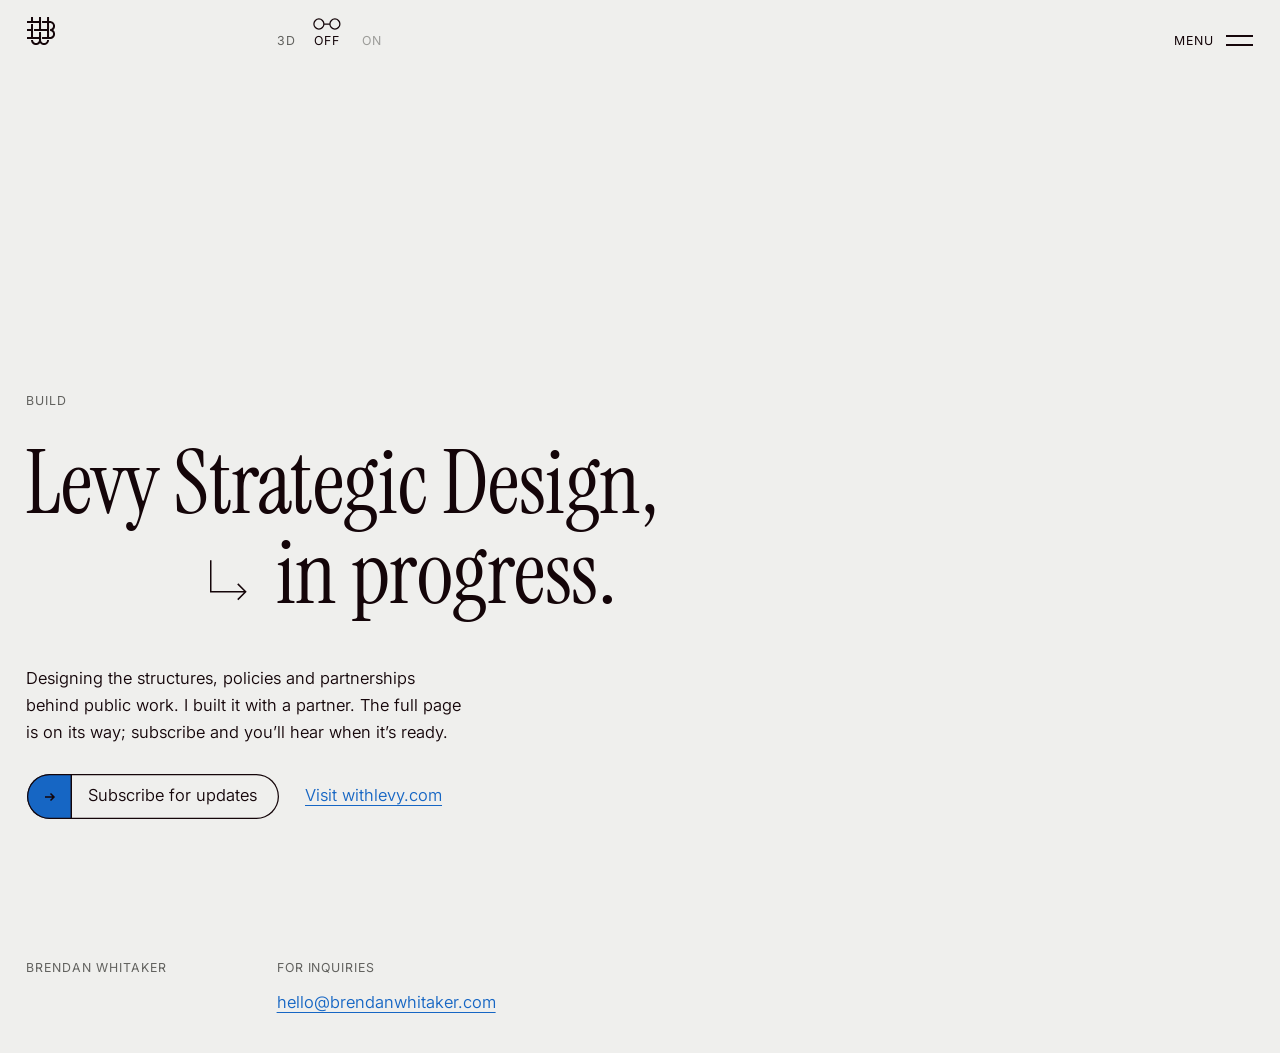
<file: levy.html>
<!doctype html>
<html lang="en" data-paths>
<head>
<meta charset="utf-8">
<meta name="viewport" content="width=device-width,initial-scale=1,viewport-fit=cover">
<meta name="description" content="Designing the structures, policies and partnerships behind public work. Part of Brendan Whitaker’s ecosystem.">
<link rel="canonical" href="https://www.brendanwhitaker.com/levy">
<meta property="og:type" content="website">
<meta property="og:url" content="https://www.brendanwhitaker.com/levy">
<meta property="og:site_name" content="Brendan Whitaker">
<meta property="og:title" content="Levy Strategic Design — Brendan Whitaker">
<meta property="og:description" content="Designing the structures, policies and partnerships behind public work. Part of Brendan Whitaker’s ecosystem.">
<meta property="og:image" content="https://www.brendanwhitaker.com/assets/images/og.jpg">
<meta property="og:image:width" content="1200"><meta property="og:image:height" content="630">
<meta property="og:image:alt" content="Architecting an ecosystem to help folks: BUILD WHAT MATTERS, printed in red and blue.">
<meta name="twitter:card" content="summary_large_image">
<style>:root{box-sizing:border-box;padding-top:env(safe-area-inset-top,0px);padding-bottom:env(safe-area-inset-bottom,0px)}body{margin:0}img{max-width:100%}[hidden]{display:none!important}</style>
<link rel="icon" href="/favicon.ico" sizes="32x32">
<link rel="icon" href="/assets/images/icon.svg" type="image/svg+xml">
<link rel="apple-touch-icon" href="/assets/images/apple-touch-icon.png">
<link rel="manifest" href="/site.webmanifest">
<meta name="theme-color" content="#efefed">
<title>Levy Strategic Design — Brendan Whitaker</title>
<link rel="preconnect" href="https://fonts.googleapis.com"><link rel="preconnect" href="https://fonts.gstatic.com" crossorigin>
<link rel="stylesheet" href="https://fonts.googleapis.com/css2?family=Instrument+Serif:ital@0;1&family=Inter:opsz,wght@14..32,300..700&display=swap">
<style>
/* Layout: one statement per screen, set low, its lines stepped across five full-width columns; the drawing or list sits high on the other side.
   One unit, u = the body x-height (9px). Every baseline and x-height lands on a 9px line; gutter and margin are one body line (27px). */
:root{
  --paper:#efefed; --ink:#140509; --grey:#62625f; --mute:#9c9c99; --hair:#c9c9c6; --red:#ed0c0c; --blue:#1666c4;
  --serif:"Instrument Serif",Georgia,"Times New Roman",serif;
  --sans:Inter,"Helvetica Neue",Arial,sans-serif;
  --u:9px; --line:27px; --m:27px; --gap:27px;
  color-scheme:light;
}
@media (max-width:720px){:root{--m:18px;--gap:18px}}
*{box-sizing:border-box}
html{-webkit-text-size-adjust:100%}
body{margin:0;background:var(--paper);color:var(--ink);font-family:var(--sans);font-weight:350;font-size:16.49px;line-height:27px;-webkit-font-smoothing:antialiased;position:relative;font-optical-sizing:auto;overflow-x:clip}
h1,h2,h3,p,ol,dl,dd,dt{margin:0;padding:0}
ol{list-style:none}
a{color:var(--blue);text-decoration:underline;text-decoration-thickness:1px;text-underline-offset:4px}
/* keyboard focus: a solid ink ring, there on the first frame, clear of the element. No effect delays or softens it. */
a:focus-visible,button:focus-visible,input:focus-visible{outline:2px solid var(--ink);outline-offset:3px}
/* selecting text lays down a light blue pass; light enough that what is selected stays readable */
::selection{background:rgba(22,102,196,.18);color:inherit}

.page{container-type:inline-size;--pl:max(var(--m),env(safe-area-inset-left,0px));--pr:max(var(--m),env(safe-area-inset-right,0px));padding-left:var(--pl);padding-right:var(--pr)}
.g{display:grid;grid-template-columns:repeat(5,minmax(0,1fr));column-gap:var(--gap)}
.g>*,.sub>*{min-width:0}
.sub{display:grid;grid-template-columns:subgrid;column-gap:var(--gap)}

/* type: every text leaf is a .t; the script pads its first baseline onto the next 9px line */
.t{
  --b:calc(var(--lh) / 2 + var(--k) * var(--fs));
  --pt:max(0px, calc(round(up, calc(var(--b) - .25px), var(--u)) - var(--b)));
  font-size:var(--fs);line-height:var(--lh);
  padding-top:var(--pt);padding-bottom:mod(calc(var(--u) - var(--pt)), var(--u));
  margin-left:calc(var(--sb) * -1em);
}
.serif{font-family:var(--serif);font-weight:400;--k:.34;--fs:calc(var(--x) / .51);--lh:calc(var(--x) * 2);--sb:.02;letter-spacing:-.005em}
.sans{font-family:var(--sans);font-weight:350;--k:.36377;--x:var(--u);--fs:calc(var(--x) / .5459);--lh:var(--line);--sb:.06}
.label{font-family:var(--sans);font-weight:400;--k:.36377;--fs:calc(var(--u) / .7275);--lh:var(--line);--sb:.085;text-transform:uppercase;letter-spacing:.08em;color:var(--grey)}
.item{--x:calc(2 * var(--u))}
.grey{color:var(--grey)}
.measure{max-width:44ch}

/* plates: one screen each, a whole number of units tall; content is pinned low */
.plate{position:relative;min-height:round(down, 100svh, var(--u));padding-block:81px;display:grid;grid-template-rows:auto 1fr auto;row-gap:54px}
.plate>.top{grid-row:1;grid-column:1/-1;align-self:start}
.plate>.low{grid-row:3;grid-column:1/-1;position:relative;z-index:2}
.low{grid-template-rows:auto}
.st{grid-column:1/-1;grid-row:1;align-content:start;pointer-events:none}
.st>*{grid-column:var(--c,1)/-1}
.st a{pointer-events:auto}
.ln{--x:clamp(calc(3 * var(--u)), round(down, 3.75cqw, var(--u)), calc(8 * var(--u)));white-space:nowrap}
.hk{display:inline-block;width:.51em;height:.51em;vertical-align:baseline;margin-left:calc(-.51em - var(--gap));margin-right:var(--gap);overflow:visible}
.hk{fill:none;stroke:var(--ink);stroke-width:1.5}
.st .label{margin-bottom:18px}
.cap{grid-row:2;grid-column:var(--c)/span 2;align-self:start;display:grid;row-gap:27px;align-content:start;margin-top:36px}
.actions{display:flex;flex-wrap:wrap;align-items:center;gap:18px 27px}

/* header sits at the top of the first plate */
/* the header stays on screen. On wide screens the waffle and the places live in a rail of their own on the left that content
   never enters, BUILD WHAT MATTERS included (only the loading screen and the page curtain cover it); the five content columns start to its right. The header has no
   background: content scrolls under it. On phones the rail folds away into the menu button. */
:root{--hdh:0px;--rail:234px;--band:63px}
html:not(.compact) .page{--pl:calc(max(var(--m),env(safe-area-inset-left,0px)) + var(--rail) + var(--gap))}
.hd{position:fixed;top:0;left:0;right:0;z-index:4;height:var(--band);padding-top:18px;padding-left:inherit;padding-right:inherit;align-items:start}
.hd>*{grid-row:1}
/* absolutely placed in the header's first row, so top is measured from the row (already 18px down) */
.mark{display:block;width:28px;height:28px;position:absolute;left:max(var(--m),env(safe-area-inset-left,0px));top:0}

/* 28px: the waffle is drawn on a 14-unit grid, so at 28 every bar and gap lands on whole pixels (2px a unit, 4 on retina) */
.mark svg{display:block;width:28px;height:28px;fill:var(--ink)}
nav{display:flex;gap:0 27px;flex-wrap:wrap;align-items:flex-start}
.hd .meta{display:grid;align-content:start}
/* the header, after huyml.co: the places stack in the second column, beside the mark, under a "Menu" label that shares the top row's baseline
   with where and when and the controls. The current place is pushed in and pointed at; the arrow travels to the next one. */
/* the menu sits flush right in the rail, its right edge on the rail's edge; inside it everything stays left-aligned.
   The padding keeps room for the current place, which steps in by the arrow's width. */
.h-nav{position:absolute;right:calc(100% - max(var(--m),env(safe-area-inset-left,0px)) - var(--rail));padding-right:36px;top:0;display:grid;justify-items:start;align-content:start}
/* the places are set in Instrument Serif capitals at a half step (x-height one and a half units, three units to the line),
   two units below the label, which is set in title case */
.h-list{--x:calc(1.5 * var(--u));--lh:calc(3 * var(--u));font-weight:400;text-transform:uppercase;letter-spacing:.02em;margin:18px 0 0}
.h-nl{text-transform:none;letter-spacing:.02em}
.h-a{position:relative;display:inline-block;color:transparent;text-decoration:none;white-space:nowrap;
  transition:transform .55s cubic-bezier(.7,0,.2,1)}
/* each place prints in two passes; hovering one puts the others out of focus, their passes drifting apart */
.h-a::before,.h-a::after{content:attr(data-t);position:absolute;left:0;top:0;mix-blend-mode:multiply;transition:transform .4s cubic-bezier(.2,.7,.2,1),filter .4s}
.h-a::before{color:var(--red)}.h-a::after{color:var(--blue)}
@media (hover:hover){.h-list:hover .h-a:not(:hover)::before{transform:translateX(-2.5px);filter:blur(2px)}.h-list:hover .h-a:not(:hover)::after{transform:translateX(2.5px);filter:blur(2px)}}
/* by keyboard: only while a place has visible focus, so a click never leaves the menu out of focus */
.h-list:has(.h-a:focus-visible) .h-a:not(:focus-visible)::before{transform:translateX(-2.5px);filter:blur(2px)}
.h-list:has(.h-a:focus-visible) .h-a:not(:focus-visible)::after{transform:translateX(2.5px);filter:blur(2px)}
.h-a[aria-current="page"]{transform:translateX(36px)}
.h-arw{position:absolute;left:0;top:0;width:27px;height:18px;color:var(--ink);opacity:0;transition:transform .55s cubic-bezier(.7,0,.2,1),opacity .3s}
.h-nav.on .h-arw{opacity:1}.h-loc{grid-column:4/6;white-space:nowrap}
/* the 3D switch sits in the top row, where huyml.co keeps its audio switch. A pair of glasses rides just above the words: over Off
   it is an empty frame; it slides across to On and its lenses fill, red and blue. */
.d3{all:unset;box-sizing:border-box;cursor:pointer;grid-row:1;grid-column:2;position:relative;justify-self:start}
.d3-t{white-space:nowrap}
.d3-o{display:inline-block;margin-left:18px;color:var(--mute);transition:color .4s}
.d3-o+.d3-o{margin-left:22px}
.d3[aria-pressed="false"] .d3-off,.d3[aria-pressed="true"] .d3-on{color:var(--ink)}
.d3-g{position:absolute;left:0;top:0;width:30px;height:12px;overflow:visible;pointer-events:none;transition:transform .6s cubic-bezier(.7,0,.2,1)}
.d3-f{fill:none;stroke:var(--ink);stroke-width:1.25}
.d3-l{opacity:0;mix-blend-mode:multiply;transition:opacity .35s .25s}
.d3-lr{fill:var(--red)}.d3-lb{fill:var(--blue)}
.d3[aria-pressed="true"] .d3-l{opacity:1}
.d3.moving .d3-l{transition-delay:0s;opacity:0}
.d3:hover .d3-f{stroke:var(--blue)}
html.compact .d3{grid-column:2/4}.h-end{grid-column:5;display:flex;justify-content:flex-end;align-items:flex-start;gap:18px}
/* the menu: when the header row gets crowded, at whatever width that is, the places fold into a button.
   Its two bars are each printed in two passes; they separate as they move and land back in register as ink. */
.menu{all:unset;box-sizing:border-box;cursor:pointer;display:none;align-items:flex-start;gap:12px;position:relative;z-index:96}
html.compact .menu{display:inline-flex}
html.compact .h-nav,html.compact .h-loc,html.compact .h-sub,html.compact .h-acct{display:none}
html.compact .h-end{grid-column:2/-1}
.menu .mb-l{margin-left:0;color:var(--ink)}
.mb-i{position:relative;display:block;width:27px;height:18px}
.bar{position:absolute;left:0;width:27px;height:0;top:var(--y);transition:top .45s cubic-bezier(.7,0,.2,1),transform .45s cubic-bezier(.7,0,.2,1)}
.bar::before,.bar::after{content:"";position:absolute;left:0;right:0;top:-.75px;height:1.5px;mix-blend-mode:multiply;transition:transform .5s cubic-bezier(.2,.7,.2,1)}
.bar::before{background:var(--red)}.bar::after{background:var(--blue)}
.b1{--y:4.5px}.b2{--y:13.5px}
html.menu-open .b1{top:9px;transform:rotate(45deg)}
html.menu-open .b2{top:9px;transform:rotate(-45deg)}
.menu.moving .bar::before{transform:translateX(-4px)}
.menu.moving .bar::after{transform:translateX(4px)}
.menu:hover .mb-l{color:var(--blue)}
html.menu-open{overflow:hidden}
html.menu-open .hd{z-index:95}

/* the page curtain, printed: two sheets, red then blue, rise from the foot of the page a beat apart; where they overlap they
   multiply to ink. Each sheet has the next page's name knocked out of it, in paper. The two knock-outs start out of register,
   so the name shows red and blue fringes, then slide into register and come into focus as clean paper. */
@property --co{syntax:'<length>';inherits:true;initial-value:0px}
@property --cb{syntax:'<length>';inherits:true;initial-value:0px}
.curtain{position:fixed;inset:0;z-index:98;visibility:hidden;pointer-events:none;isolation:isolate;--co:28px;--cb:8px}
.cs{position:absolute;inset:0;display:grid;place-items:center;mix-blend-mode:multiply;transform:translateY(100%)}
.cs-r{background:var(--red)}.cs-b{background:var(--blue)}
.ct-t{--x:clamp(calc(4 * var(--u)), round(down, 4.4vw, var(--u)), calc(8 * var(--u)));color:var(--paper);margin:0;text-transform:uppercase;letter-spacing:.02em;white-space:nowrap;filter:blur(var(--cb))}
.cs-r .ct-t{transform:translateX(calc(var(--co) * -1))}.cs-b .ct-t{transform:translateX(var(--co))}
.curtain.cover,.curtain.lift{visibility:visible}
.curtain.cover{--co:0px;--cb:0px;transition:--co .6s cubic-bezier(.2,.7,.2,1) .15s,--cb .5s cubic-bezier(.2,.7,.2,1) .15s}
.curtain.cover .cs{transform:none;transition:transform .5s cubic-bezier(.6,0,.2,1)}
.curtain.cover .cs-b{transition-delay:.05s}
/* the name is pulled into focus: it overshoots a hair and settles. In 3D its passes stop just short of register,
   so it floats a little off the sheet. */
body.stereo .curtain.cover{--co:3px}
.curtain.cover .ct-t{animation:knob .7s cubic-bezier(.3,.6,.2,1) .15s both}
@keyframes knob{0%{filter:blur(8px)}60%{filter:blur(0px)}76%{filter:blur(1px)}100%{filter:blur(0px)}}
.curtain.lift{--co:0px;--cb:0px}
.curtain.lift .cs{transform:translateY(-100%);transition:transform .6s cubic-bezier(.7,0,.2,1)}
.curtain.lift .cs-b{transition-delay:.025s}
/* the takeover: a sheet laid down from the top; each place prints in two passes that slide into register */
@property --tls{syntax:'<number>';inherits:true;initial-value:0}
@property --tlb{syntax:'<number>';inherits:true;initial-value:0}
.takeover{position:fixed;inset:0;z-index:90;background:var(--paper);overflow-y:auto;visibility:hidden;clip-path:inset(0 0 100% 0);transition:clip-path .6s cubic-bezier(.7,0,.2,1),visibility 0s .6s}
html.menu-open .takeover{visibility:visible;clip-path:inset(0);transition:clip-path .6s cubic-bezier(.7,0,.2,1),visibility 0s}
.tk-page{min-height:100%;display:grid;grid-template-rows:1fr auto;row-gap:54px;padding-block:117px 81px}
.tk-list{grid-column:1/-1;row-gap:9px;align-content:center}
.tk-list li{grid-column:1/-1;align-items:start}
.tk-n{grid-column:2}
.tk-l{grid-column:3/-1;--x:clamp(calc(3 * var(--u)), round(down, 4.4cqw, var(--u)), calc(7 * var(--u)));position:relative;color:transparent;text-decoration:none;white-space:nowrap;justify-self:start;opacity:0;transition:opacity .2s}
.tk-l::before,.tk-l::after{content:attr(data-t);position:absolute;left:0;top:0;width:100%;padding-top:inherit;mix-blend-mode:multiply;filter:blur(calc(var(--tlb) * 1px))}
.tk-l::before{color:var(--red);transform:translateX(calc(var(--tls) * -1px))}
.tk-l::after{color:var(--blue);transform:translateX(calc(var(--tls) * 1px))}
html.menu-open .tk-l{opacity:1;animation:conv .9s cubic-bezier(.2,.7,.2,1) both;animation-delay:calc(.22s + var(--i) * 70ms)}
@keyframes conv{from{--tls:30;--tlb:8;opacity:0}20%{opacity:1}to{--tls:0;--tlb:0;opacity:1}}
.tk-l:hover::before,.tk-l:focus-visible::before{opacity:0}
.tk-foot>div{display:grid;align-content:start}
.tk-c1{grid-column:2/4}.tk-c2{grid-column:4/5}.tk-c3{grid-column:5/-1}
@media (max-width:720px){
  .tk-n{display:none}
  .tk-l{grid-column:1/-1;--x:clamp(calc(3 * var(--u)), round(down, 11cqw, var(--u)), calc(5 * var(--u)))}
  .tk-c1,.tk-c2,.tk-c3{grid-column:1/-1}
  .tk-page{padding-block:99px 72px}
}
@media (prefers-reduced-motion:reduce){html.menu-open .tk-l{animation:none}.takeover{clip-path:none!important}}


/* popups: a card (or two) dropped on the page. Paper, with the red and blue passes printed just out of register behind it,
   so its edges carry a fringe; they slide in from far apart as it lands. The page behind is put out of focus. */
.pop{position:fixed;inset:0;width:100%;height:100%;max-width:none;max-height:none;margin:0;padding:var(--m);border:0;background:transparent;color:var(--ink);overflow:auto;
  display:none;place-items:center;container-type:inline-size}
.pop[open]{display:grid}
.pop::backdrop{background:rgba(239,239,237,.55);-webkit-backdrop-filter:blur(7px);backdrop-filter:blur(7px)}
.pop[open]::backdrop{animation:pbk .45s cubic-bezier(.2,.7,.2,1) both}
.pop.out::backdrop{animation:pbk .3s cubic-bezier(.7,0,.2,1) reverse both}
@keyframes pbk{from{background:rgba(239,239,237,0);-webkit-backdrop-filter:blur(0);backdrop-filter:blur(0)}}
.pop-stack{position:relative;margin-block:126px 54px}
.pop-card{border-radius:16px}
.pop-main{position:relative;width:min(612px, 100cqw);--rot:-1.2deg;transform:rotate(var(--rot));z-index:2;isolation:isolate}
.pop-body{position:relative;z-index:1;background:var(--paper);border-radius:inherit;box-shadow:inset 0 0 0 1px var(--ink);padding:27px 27px 18px;display:grid;row-gap:27px}
.pop-st{display:grid;row-gap:0;pointer-events:auto}
.pop-st .ln{--x:calc(2 * var(--u))}
.pop .ln.step{padding-left:calc(.51em + var(--gap))}.pop .hk{margin-left:calc(-.51em - var(--gap))}
.pop .j-form{max-width:none}
.pop-foot{display:flex;justify-content:space-between;align-items:flex-start;gap:18px}
.pop-close{all:unset;cursor:pointer;display:inline-flex;align-items:baseline;gap:9px;color:var(--ink);white-space:nowrap;margin-left:auto}
.pop-close:hover{color:var(--blue)}.pop-close:focus-visible{outline:2px solid var(--ink);outline-offset:3px}
.pop-x{width:11px;height:11px;flex:none;align-self:center}
.pop-aux{position:absolute;z-index:1;right:var(--ar);bottom:calc(100% - var(--ov));transform:rotate(var(--rot));overflow:hidden}
/* the photo, printed: a red pass and a blue pass of the same picture, each paper where the picture is light. Laid over each
   other they multiply to ink. The card lands with them apart and out of focus; they slide into register. In 3D they stop
   a hair apart, so the picture floats off the card; pointing at it parts them a little, like the places in the menu. */
.pop-aux{background:var(--paper);box-shadow:inset 0 0 0 1px var(--ink)}
.pop-photo{--ar:-90px;--ov:135px;--rot:3deg;width:261px;height:324px;isolation:isolate;box-shadow:none}
.pp{position:absolute;inset:0;isolation:isolate;mix-blend-mode:multiply;transition:transform .5s cubic-bezier(.2,.7,.2,1),filter .5s}
.pp img{display:block;width:100%;height:100%;object-fit:cover;object-position:50% 25%;filter:grayscale(1) contrast(1.12) brightness(1.04)}
.pp::after{content:"";position:absolute;inset:0;background:var(--red);mix-blend-mode:screen}
.pp-b::after{background:var(--blue)}
.pop-photo:hover .pp-r{transform:translateX(-4px);filter:blur(1.5px)}.pop-photo:hover .pp-b{transform:translateX(4px);filter:blur(1.5px)}
body.stereo .pp-r{transform:translateX(-3px)}body.stereo .pp-b{transform:translateX(3px)}
.pop[open] .pp-r{animation:ppr 1.1s cubic-bezier(.25,.6,.2,1) .1s both}
.pop[open] .pp-b{animation:ppb 1.1s cubic-bezier(.25,.6,.2,1) .1s both}
@keyframes ppr{from{transform:translate(-36px,0);filter:blur(8px)}}
@keyframes ppb{from{transform:translate(36px,0);filter:blur(8px)}}
/* in depth: where WebGL runs, the photo is drawn from a depth map of the picture. The red pass is what the left eye
   sees and the blue pass the right; with 3D on they part by depth, so through red/blue glasses he stands in front of the
   platform and the pillars fall away behind. With or without glasses the picture turns a little as you move. */
.pp-gl{position:absolute;inset:0;width:100%;height:100%;display:none}
.pop-photo.gl .pp-gl{display:block}.pop-photo.gl .pp{display:none}
/* the waffle: its own piece, over the popup's corner. The red and blue passes come in from either side and meet in
   register, printing ink. In 3D they stop a little apart. */
.pop-waffle{position:absolute;right:-27px;top:-90px;width:144px;height:144px;z-index:3;pointer-events:none;overflow:visible;transform:rotate(-14deg)}
.pop-waffle use{mix-blend-mode:multiply}
.pop-waffle .sr{fill:var(--red)}.pop-waffle .sb{fill:var(--blue)}
body.stereo .pop-waffle .sr{transform:translateX(-24px)}body.stereo .pop-waffle .sb{transform:translateX(24px)}
.pop[open] .pop-waffle .sr{animation:pwr .9s cubic-bezier(.2,.7,.2,1) .2s both}
.pop[open] .pop-waffle .sb{animation:pwb .9s cubic-bezier(.2,.7,.2,1) .2s both}
@keyframes pwr{from{transform:translateX(-520px);opacity:0}}
@keyframes pwb{from{transform:translateX(520px);opacity:0}}
/* landing */
.pop[open] .pop-main{animation:pland .6s cubic-bezier(.2,.7,.2,1) both}
.pop[open] .pop-aux{animation:paux .7s cubic-bezier(.2,.7,.2,1) .08s both}
@keyframes pland{from{opacity:0;filter:blur(6px);transform:translateY(27px) rotate(calc(var(--rot) * 3))}to{opacity:1;filter:none;transform:rotate(var(--rot))}}
@keyframes paux{from{opacity:0;filter:blur(6px);transform:translateY(36px) rotate(calc(var(--rot) * 3))}}
.pop.out .pop-waffle,.pop.out .pop-main,.pop.out .pop-aux{animation:pout .26s cubic-bezier(.7,0,.2,1) both}
@keyframes pout{to{opacity:0;filter:blur(6px);translate:0 18px}}
.pop.flat .pop-main,.pop.flat .pop-aux{animation:none!important;transform:none!important}
@media (max-width:720px){
  .pop-main{--rot:-.8deg}.pop-body{padding:18px 18px 9px;row-gap:18px}
  .pop-st .ln{white-space:normal}
  .pop-photo{--ar:9px;--ov:36px;width:135px;height:171px}
  .pop-waffle{width:90px;height:90px;right:0;top:-63px}
  .pop-st .ln{--x:calc(1.5 * var(--u));text-wrap:balance}
  .pop .j-form{grid-template-columns:1fr}
  .pop-stack{margin-block:126px 27px}
}
@media (prefers-reduced-motion:reduce){.pop[open] .pop-waffle use,.pop[open] .pop-main,.pop[open] .pop-aux,.pop[open] .pp,.pop[open]::backdrop{animation:none}}

/* views: the home page is one screen; everything else is its own page, chosen by the address (#colloquia, #work ...) */
[data-view][hidden]{display:none!important}

/* home, after huyml.co's hero: it doesn't scroll. Each scroll gesture turns to the next thing I'm building. The cards
   run on a 3D diagonal, past ones receding up and right, next ones coming in from the bottom left; the one in the
   centre lies flat and sharp. The full list sits on the right; the details and the big counter sit on the left. */
/* the ecosystem: a pinned section, after huyml.co's hero. While it holds the screen, scrolling turns through the four;
   the cards run on a 3D diagonal, the list on the right shows all four, the details and counter sit on the left */
.eco{position:relative;height:calc(4 * 100svh)}
.home{position:sticky;top:0;height:round(down, 100svh, var(--u));grid-template-rows:auto 1fr auto;row-gap:27px;padding-block:81px 54px;
  --cw:calc((100cqw - 4 * var(--gap)) / 5 * 1.5 + var(--gap) * .5);--ch:round(down, calc(var(--cw) * .72), var(--u))}
.hm-who{grid-column:1;grid-row:1;display:grid;align-content:start;row-gap:9px;position:relative;z-index:30}
.hm-meta{grid-column:1;grid-row:2;align-self:start;display:grid;row-gap:9px;align-content:start;min-width:0;position:relative;z-index:30}
.hm-f{display:grid;grid-template-columns:81px minmax(0,1fr);column-gap:9px;align-items:start}
.hm-name,.hm-desc{display:none}
.hm-meta.swap .t{animation:hmin .55s cubic-bezier(.2,.7,.2,1) both}
.hm-meta.leaving .t{opacity:0;filter:blur(4px);transform:translateX(9px);transition:opacity .28s,filter .28s,transform .28s}
@keyframes hmin{from{opacity:0;filter:blur(4px);transform:translateX(-9px)}to{opacity:1;filter:none;transform:none}}
.hm-stack{grid-column:2/5;grid-row:1/4;position:relative;perspective:1600px;perspective-origin:50% 45%;pointer-events:none}
.hm-card{position:absolute;left:50%;top:50%;width:var(--cw);height:var(--ch);margin-left:calc(var(--cw) / -2);margin-top:calc(var(--ch) / -2);
  background:var(--paper);border-radius:16px;box-shadow:inset 0 0 0 1px var(--hair);padding:0 18px 18px;display:grid;grid-template-rows:auto 1fr;
  transform-origin:50% 50%;will-change:transform;backface-visibility:hidden}
.hm-slot{border-radius:12px;box-shadow:inset 0 0 0 1px var(--hair);display:grid;align-content:start;justify-items:start;padding:18px;overflow:hidden;min-height:0}
.hm-slot:has(img){padding:0}
.hm-slot img{width:100%;height:100%;object-fit:cover;filter:grayscale(1) contrast(1.08);display:block}
.hm-list{grid-column:5;grid-row:1/4;position:relative;overflow:hidden;margin:0;padding:0;list-style:none;z-index:30}
.hm-track{position:absolute;left:0;right:0;top:0;will-change:transform}
.hm-e{height:162px;display:grid;align-content:start;transition:opacity .3s}
.hm-e button{all:unset;cursor:pointer;display:block;color:var(--ink)}
.hm-e button>.t{display:block}
.hm-e button:hover,.hm-e button:focus-visible{color:var(--blue)}
.hm-dash{display:block;width:27px;height:1px;background:var(--ink);margin:9px 0 8px}
.hm-e .hm-ed{display:-webkit-box;-webkit-line-clamp:2;-webkit-box-orient:vertical;overflow:hidden;max-width:34ch}
.hm-sw{grid-column:1;grid-row:3;align-self:start;position:relative;z-index:30}
.hm-n{grid-column:2/4;grid-row:3;align-self:start;display:flex;align-items:flex-start;gap:9px;position:relative;z-index:40;pointer-events:none}
.hm-dp{--x:calc(10 * var(--u));white-space:nowrap;mix-blend-mode:multiply}
.hm-d{display:inline-block;position:relative;color:transparent;font-variant-numeric:tabular-nums}
.hm-d::before,.hm-d::after{content:attr(data-t);position:absolute;left:0;top:0;mix-blend-mode:multiply;filter:blur(calc(var(--hb) * 1px))}
.hm-d::before{color:var(--red);transform:translateX(calc(var(--hs) * -1px))}
.hm-d::after{color:var(--blue);transform:translateX(calc(var(--hs) * 1px))}
@property --hs{syntax:'<number>';inherits:true;initial-value:0}
@property --hb{syntax:'<number>';inherits:true;initial-value:0}
.hm-d.roll{animation:hroll .8s cubic-bezier(.2,.7,.2,1)}
.hm-d.out{--hs:20;--hb:6;transition:--hs .3s ease-in,--hb .3s ease-in}
@keyframes hroll{from{--hs:26;--hb:7}to{--hs:0;--hb:0}}
.hm-of{position:relative}
.w-print{grid-column:2/5}
.w-print .print{height:round(down, calc(((100cqw - 4 * var(--gap)) / 5 * 3 + 2 * var(--gap)) * .5), var(--u));object-position:50% 25%}
@media (max-width:720px){
  .home{grid-template-columns:minmax(0,1fr);grid-template-rows:auto 288px auto 1fr;row-gap:18px;padding-block:9px 45px;--cw:calc(100cqw * .72);--ch:round(down, calc(var(--cw) * .66), var(--u))}
  .hm-who,.hm-stack,.hm-meta,.hm-n,.hm-sw{grid-column:1}
  .hm-sw,.cue{display:none}
  .hm-who{grid-row:1}.hm-stack{grid-row:2}.hm-meta{grid-row:3;margin-top:0;row-gap:9px}.hm-n{grid-row:4;align-self:end}.hm-dp{--x:calc(5 * var(--u))}
  .hm-list,.hm-who .hm-lede,.hm-meta .hm-f{display:none}
  .hm-name,.hm-desc{display:block}
  .w-print{grid-column:1/-1}.w-print .print{height:round(down, calc(100cqw * .62), var(--u))}
}

/* the 3D switch floats in the bottom right, on every screen */
.lens.float{position:fixed;right:max(var(--m),env(safe-area-inset-right,0px));bottom:calc(27px + env(safe-area-inset-bottom,0px));z-index:50;background:var(--paper)}
.copy{appearance:none;background:none;border:0;padding-inline:0;cursor:pointer;color:var(--blue);text-decoration:underline;text-decoration-thickness:1px;text-underline-offset:4px;text-align:left}
.copy:hover{color:var(--ink)}
nav a{color:var(--ink);text-decoration:none}nav a:hover{color:var(--blue)}
.lens{all:unset;cursor:pointer;display:inline-flex;align-items:center;gap:9px;height:27px;padding:0 12px 0 9px;border-radius:999px;box-shadow:inset 0 0 0 1px var(--mute);font-size:13px;line-height:27px;color:var(--ink)}
.lens svg{width:30px;height:12px;display:block}
.lens .l1,.lens .l2{fill:var(--paper);stroke:var(--ink);stroke-width:1.25}
.lens[aria-pressed="true"]{box-shadow:inset 0 0 0 1.25px var(--blue);color:var(--blue)}
.lens[aria-pressed="true"] .l1{fill:var(--red);mix-blend-mode:multiply}.lens[aria-pressed="true"] .l2{fill:var(--blue);mix-blend-mode:multiply}

/* intro, after huyml.co: an ink panel is pushed off the page, and how far it has travelled is how far the page has loaded.
   Behind it the name is printed in two passes, red and blue, that slide into register (red over blue makes the ink) and come
   into focus. The name holds, then defocuses as the sheet lifts, and the print swings into place. */
html.loading{overflow:hidden}
.loader{display:none}
html.intro .loader{display:block;position:fixed;inset:0;z-index:100;cursor:pointer;overflow:hidden}
.sheet{position:absolute;inset:0;background:var(--paper);transition:transform .9s cubic-bezier(.7,0,.2,1)}
.loader.out .sheet{transform:translateY(-100%)}
.ld-name{position:absolute;inset:0;display:grid;align-content:start;justify-content:center;justify-items:center;transition:transform .9s cubic-bezier(.7,0,.2,1),opacity .7s}
.loader.out .ld-name{transform:translateY(-30vh);opacity:0}
.nm{--x:clamp(calc(4 * var(--u)), round(down, 5.6vw, var(--u)), calc(10 * var(--u)));position:relative;color:transparent;white-space:nowrap;text-align:center}
.nm::before,.nm::after{content:attr(data-t);position:absolute;left:0;top:0;width:100%;padding-top:inherit;mix-blend-mode:multiply;filter:blur(calc(var(--lb,0) * 1px))}
.nm::before{color:var(--red);transform:translateX(calc(var(--ls,0) * -1px))}
.nm::after{color:var(--blue);transform:translateX(calc(var(--ls,0) * 1px))}
.push{position:absolute;inset:0;background:var(--ink);transform:translateX(var(--px,0px));display:flex;align-items:flex-start;padding-left:18px}
/* the waffle is the one pushing: it prints itself in a strip of paper, woven blue then red, slides into register,
   then leans on the panel's edge and walks it to the centre, where it lets go above the name. At the end it flies home to the header. */
html.intro .hd .mark{visibility:hidden}
.ld-w{position:absolute;left:0;top:0;overflow:visible;z-index:3;transform-origin:0 0}
/* in register the two passes are one ink; for the flight they become one fill, the same as the header mark */
.ld-w.flat .pr{display:none}.ld-w.flat .pb{fill:var(--ink);mix-blend-mode:normal}
.ld-w .pb{fill:var(--blue);mix-blend-mode:multiply;animation:pb 1.25s cubic-bezier(.3,.6,.2,1) both}
.ld-w .pr{fill:var(--red);mix-blend-mode:multiply;animation:pr 1.25s cubic-bezier(.3,.6,.2,1) both}
@keyframes pb{0%,58%{transform:translate(-240px,-150px)}100%{transform:none}}
@keyframes pr{0%,58%{transform:translate(240px,150px)}100%{transform:none}}
.ld-w .sh{transform-box:fill-box;transform-origin:0 50%;transform:scaleX(0);animation:th .34s cubic-bezier(.5,0,.2,1) forwards;animation-delay:calc(var(--i) * 50ms)}
.ld-w .sv{transform-box:fill-box;transform-origin:50% 0;transform:scaleY(0);animation:tv .34s cubic-bezier(.5,0,.2,1) forwards;animation-delay:calc(240ms + var(--i) * 50ms)}
@keyframes th{to{transform:scaleX(1)}}@keyframes tv{to{transform:scaleY(1)}}
.ld-w.flat .pb,.ld-w.flat .pr,.ld-w.flat .sh,.ld-w.flat .sv{animation:none;transform:none}
.push .ld-n{color:var(--paper);font-variant-numeric:tabular-nums;margin-left:0}
/* the print swings in from a tilt as the sheet lifts */
.hero-print .print{transition:transform 1.25s cubic-bezier(.2,.7,.2,1);transform-origin:50% 70%}
html.pre .hero-print .print{transform:perspective(1400px) translateZ(-280px) rotateY(-24deg) rotateX(14deg)}
/* scroll cue: floats on the centre axis of the first screen */
.cue{position:fixed;left:max(var(--m),env(safe-area-inset-left,0px));bottom:calc(27px + env(safe-area-inset-bottom,0px));z-index:5;display:flex;flex-direction:column;align-items:flex-start;transition:opacity .4s;pointer-events:none}
.cue-line{width:1px;height:27px;background:var(--ink);transform-origin:top;animation:cue 1.8s ease-in-out infinite}
@keyframes cue{0%{transform:scaleY(0);transform-origin:top}50%{transform:scaleY(1);transform-origin:top}51%{transform-origin:bottom}100%{transform:scaleY(0);transform-origin:bottom}}
.cue.gone{opacity:0}

/* controls */
.btn{all:unset;box-sizing:border-box;cursor:pointer;display:inline-flex;align-items:stretch;height:45px;box-shadow:inset 0 0 0 1.25px var(--ink);border-radius:999px;overflow:hidden;background:var(--paper);color:var(--ink);font-family:var(--sans);font-weight:400;font-size:16.49px;line-height:27px;white-space:nowrap}
.btn .tab{display:grid;place-items:center;width:45px;background:var(--blue);box-shadow:inset -1.25px 0 0 var(--ink),inset 0 0 0 1.25px var(--ink);border-radius:999px 0 0 999px}
.btn .tab svg{width:14px;height:14px;position:relative;z-index:1;color:var(--ink);transition:color .25s}
/* the tab is the blue pass. Pointing at the button (or pressing it) brings the red pass in under it: the two register and print ink */
.btn .tab{position:relative;isolation:isolate}
.btn .tab::before{content:'';position:absolute;inset:0;border-radius:inherit;background:var(--red);mix-blend-mode:multiply;opacity:0;transform:translateX(-6px);transition:transform .3s cubic-bezier(.2,.7,.2,1),opacity .2s}
.btn:hover .tab::before,.btn:active .tab::before,.btn:focus-visible .tab::before{opacity:1;transform:none}
.btn:hover .tab svg,.btn:active .tab svg,.btn:focus-visible .tab svg{color:var(--paper)}
.btn .bl{display:block;padding-inline:16px 22px;margin-left:0}
.btn:hover .bl{color:var(--blue)}

/* hero orbit: real pages pass behind the statement on the far side and in front on the near side */
.orbit{position:absolute;inset:0;overflow:hidden;pointer-events:none;z-index:auto}
.card{position:absolute;left:0;top:0;backface-visibility:hidden;transform-origin:50% 50%;width:270px;padding:0 18px 18px;background:transparent;border-radius:12px;box-shadow:inset 0 0 0 1px var(--mute);mix-blend-mode:multiply;color:var(--ink);text-decoration:none;pointer-events:none;will-change:transform;display:grid;row-gap:4px}
.card:hover,.card:focus-visible{box-shadow:inset 0 0 0 1.25px var(--blue);color:var(--blue);outline:none}
/* the lens: out of focus, an element splits into its two printing passes, a red copy and a blue copy that slide apart
   and blur. In focus they sit in register and multiply back to ink. The ratio of blur to separation is tunable (press T). */
.rackable{background:transparent}
.tune{position:fixed;right:max(var(--m),env(safe-area-inset-right,0px));bottom:calc(72px + env(safe-area-inset-bottom,0px));z-index:60;width:333px;max-width:calc(100vw - 36px);padding:0 18px 18px;background:var(--paper);border-radius:12px;box-shadow:inset 0 0 0 1px var(--hair);display:grid}
.tune[hidden]{display:none}
.tu-h{display:flex;justify-content:space-between;align-items:flex-start}
.tu-r{display:grid;grid-template-columns:99px minmax(0,1fr) 45px;column-gap:9px;align-items:start}
.tu-r input{width:100%;height:27px;margin:0;padding:0;accent-color:var(--blue);background:none;box-shadow:none}
.tu-r output{text-align:right;font-variant-numeric:tabular-nums}
.tune .actions{margin-top:9px}

/* the one idea */
.idea{grid-column:1/-1;grid-row:2;row-gap:0;align-content:end;margin-top:27px}
.idea .w{
  font-family:var(--sans);font-weight:700;color:var(--red);text-transform:uppercase;letter-spacing:-.045em;white-space:nowrap;
  --cap:max(calc(4 * var(--u)), round(down, calc((100cqw * 3 - 2 * var(--gap)) / 5 / 4.7 * .7275), var(--u)));
  --fs:calc(var(--cap) / .7275);--lh:round(up, calc(var(--cap) * 4 / 3), var(--u));--k:.36377;--sb:.054;--step:0px;
  margin-left:calc(var(--step) - var(--sb) * 1em);
}
/* one line, as wide as the five content columns: the script sets the capital height so the line fills them */
.idea{display:block;white-space:nowrap}
/* the line runs the full width of the page, under the rail: it's overprint, and big enough not to fight the menu */
html:not(.compact) .idea{margin-left:calc(-1 * (var(--rail) + var(--gap)))}
.idea .w{display:inline-block}
.idea .w+.w{margin-left:calc(.24em - var(--sb) * 1em)}
.idea .w2{--sb:.005}

.hero-print{grid-column:2/5;align-self:start;position:relative;z-index:2}
#home{min-height:calc(round(down, 100svh, var(--u)) - var(--hdh))}
#home .hero-print .print{height:round(down, calc(((100cqw - 4 * var(--gap)) / 5 * 3 + 2 * var(--gap)) * .36), var(--u))}
@media (max-width:720px){.cue{display:none!important}}
.hero-print .print{height:round(down, calc(((100cqw - 4 * var(--gap)) / 5 * 3 + 2 * var(--gap)) * .5), var(--u));object-position:50% 25%}
#idea .low{z-index:auto}
.idea .w{position:relative;z-index:2;mix-blend-mode:multiply}
.idea .w::after{content:attr(data-t);position:absolute;left:0;top:0;padding-top:inherit;color:var(--blue);mix-blend-mode:multiply;opacity:0;transform:translateX(var(--reg,0px));pointer-events:none}
/* the answer waits a beat: the hero line is read first, then BUILD WHAT MATTERS prints itself, word by word. The red pass slides
   in from the left out of focus, the blue from the right; they meet in register, then the blue lifts off and the red stays. */
.idea .w{opacity:0}
.idea.in .w{animation:bwm-r 2.2s cubic-bezier(.25,.6,.25,1) both;animation-delay:calc(var(--i) * 320ms)}
.idea.in .w::after{animation:bwm-b 3.2s cubic-bezier(.25,.6,.25,1) both;animation-delay:calc(var(--i) * 320ms)}
@keyframes bwm-r{0%{opacity:0;transform:translateX(-48px);filter:blur(10px)}25%{opacity:1}100%{opacity:1;transform:none;filter:blur(0)}}
@keyframes bwm-b{0%{opacity:0;transform:translateX(48px);filter:blur(10px)}15%{opacity:1}100%{opacity:1;transform:none;filter:blur(0)}}
/* once printed, the two passes stay in register: red under blue multiplies to ink. In 3D mode they part, red to the left and blue
   to the right, so through red/blue glasses the line stands out in front of the page. */
.idea.done .w,.idea.done .w::after{animation:none;opacity:1}
.idea.done .w{transition:transform .9s cubic-bezier(.2,.7,.2,1)}
.idea.done .w::after{opacity:1;transition:transform .9s cubic-bezier(.2,.7,.2,1)}
body.stereo .idea.done .w{transform:translateX(calc(var(--fs) * -.028))}
body.stereo .idea.done .w::after{transform:translateX(calc(var(--fs) * .056))}
/* as the page scrolls, the line rises toward the menu and falls out of register: the passes slide apart and soften, so by the
   time it passes behind the places it is only a haze of red and blue. --ip runs from 0 at rest to 1 behind the menu. */
@property --ip{syntax:'<number>';inherits:true;initial-value:0}
.idea{--ip:0;filter:blur(calc(var(--ip) * var(--ip) * 16px))}
.idea .w{translate:calc(var(--fs) * -.09 * var(--ip)) 0}
.idea .w::after{translate:calc(var(--fs) * .18 * var(--ip)) 0}

/* thesis figure and its steps */
.fig{display:block;height:270px;width:100%;overflow:visible}
.figbox{grid-column:2/5;grid-row:1}
.moves{grid-column:1/-1;grid-row:1;row-gap:27px}
.moves li>*{min-width:0}
.moves li{transition:opacity .4s}
.moves.live li:not(.now){opacity:.45}
.lenses li+li{margin-top:9px}

/* indexes */
.idx{row-gap:9px;align-content:start}
/* the ecosystem as a wall: four prints of different sizes placed loosely on the five columns, gaps between, nothing touching.
   Each shows its name; pointing at it (or focusing it) pulls focus from the picture to its words. */
.prints-plate{grid-template-rows:auto auto;row-gap:81px;align-content:start}
.wall{grid-column:1/-1;grid-row:2;list-style:none;margin:0;padding:0;position:relative;--c:calc((100cqw - 4 * var(--gap)) / 5)}
.pin{position:absolute;left:calc((var(--c0) - 1) * (var(--c) + var(--gap)));width:calc(var(--span) * var(--c) + (var(--span) - 1) * var(--gap));display:grid;row-gap:9px}
.pin-fig{margin:0;position:relative}
.pin .pr-slot{height:round(down, calc((var(--span) * var(--c) + (var(--span) - 1) * var(--gap)) * var(--ar)), var(--u));border-radius:16px;box-shadow:inset 0 0 0 1px var(--hair);background:var(--paper);overflow:hidden;
  display:grid;align-content:space-between;justify-items:start;padding:18px;transition:filter .45s cubic-bezier(.2,.7,.2,1)}
.pin .pr-slot:has(img){padding:0;box-shadow:none}.pin .pr-slot img{width:100%;height:100%;object-fit:cover;display:block;filter:grayscale(1) contrast(1.08)}
.pin-w{--x:calc(3 * var(--u));margin-bottom:-9px}
.pin-n{--x:calc(1.5 * var(--u))}
.pin-n a{color:inherit;text-decoration:none}
/* the words over the print: there, but out of sight until the print is pointed at */
.pin-d{position:absolute;inset:auto 0 0 0;padding:18px;display:grid;opacity:0;transition:opacity .35s;pointer-events:none}
.pin-d .t+.t{margin-top:0}
.pin:hover .pr-slot,.pin:focus-within .pr-slot{filter:blur(6px) opacity(.35)}
.pin:hover .pin-d,.pin:focus-within .pin-d{opacity:1}
.pin:focus-within{outline:2px solid var(--ink);outline-offset:6px;border-radius:18px}
.pin:has(a:focus-visible){outline:none}
@media (hover:none),(max-width:720px){.pin-d{position:static;opacity:1;padding:0}.pin:hover .pr-slot,.pin:focus-within .pr-slot{filter:none}}
@media (max-width:720px){.wall{display:grid;row-gap:54px}.pin{position:static;width:auto;grid-column:1/-1}
  .pin:nth-child(odd){margin-right:calc(var(--c) + var(--gap))}.pin:nth-child(even){margin-left:calc(var(--c) + var(--gap))}
  .pin .pr-slot{height:round(down, calc((100cqw - var(--c) - var(--gap)) * var(--ar)), var(--u))}
  .pin-fig{display:contents}.pin .pr-slot{order:1}.pin-n{order:2}.pin-d{order:3}}
@media (max-width:720px){.idea .w{display:block;margin-left:calc(var(--sb) * -1em)}.idea .w+.w{margin-left:calc(var(--sb) * -1em)}.eco-print{display:none}.eco-idx{grid-column:1/-1}.eco-idx li>*,.eco-idx li .sub>*{grid-column:1/-1!important}}
/* the system: dots on the 9px lattice, stacked in five bins that sit on the five columns */
.sys{grid-column:1/-1;position:relative;height:var(--sys-h,180px)}
.sys-dot{position:absolute;left:0;top:0;width:9px;height:9px;transition:transform .7s cubic-bezier(.45,0,.2,1)}
.sys-dot::before,.sys-dot::after{content:"";position:absolute;inset:0;border-radius:50%;mix-blend-mode:multiply;transition:transform .7s cubic-bezier(.2,.7,.2,1)}
.sys-dot::before{background:var(--red)}.sys-dot::after{background:var(--blue)}
/* moving, a dot is out of register; at rest, red under blue prints ink */
.sys-dot.go::before{transform:translateX(-3px)}.sys-dot.go::after{transform:translateX(3px)}
body.stereo .sys-dot::before{transform:translateX(calc(var(--b) * -1.2px))}body.stereo .sys-dot::after{transform:translateX(calc(var(--b) * 1.2px))}
.sys-bins{grid-column:1/-1;list-style:none;margin:9px 0 0;padding:0;border-top:1px solid var(--ink)}
.sys-bins li{grid-column:auto;padding-top:9px}
.sys-orgs{grid-column:1/-1;grid-row:3;margin-top:54px}
.sys-orgs li>*{min-width:0}
.sys-sw{all:unset;cursor:pointer;justify-self:end;white-space:nowrap}
.sys-sw .o{color:var(--mute);margin-left:9px}.sys-sw[aria-pressed="true"] .o1,.sys-sw[aria-pressed="false"] .o0{color:var(--ink)}
.sys-orgs li.off .ti,.sys-orgs li.off .sys-role{opacity:.35}
.idx li{grid-column:1/-1;align-items:start}
.idx .ti a{text-decoration:none}.idx .ti a:hover{text-decoration:underline;text-decoration-thickness:1px}
.idx li.next .label{color:var(--ink)}

.print{display:block;width:100%;height:270px;object-fit:cover;object-position:50% 30%;border-radius:16px;filter:grayscale(1) contrast(1.08)}

/* closing */
.band{--x:max(calc(3 * var(--u)), round(down, calc(100cqw * .51 / 6.53), var(--u)));white-space:nowrap}
.band.it{font-style:italic;--sb:-.036;--x:max(calc(2 * var(--u)), round(down, calc(100cqw * .51 / 10.85), var(--u)));white-space:normal}
form{display:grid;grid-template-columns:minmax(0,1fr) auto;gap:18px;align-items:center}
input[type=email],input[type=text],select{font:inherit;font-size:16.49px;line-height:27px;color:var(--ink);background:transparent;border:0;border-radius:999px;box-shadow:inset 0 0 0 1.25px var(--ink);padding:7.5px 20px 10.5px;height:45px;width:100%;min-width:0}
input[type=email]::placeholder,input[type=text]::placeholder{color:var(--grey)}
select{appearance:none;-webkit-appearance:none;cursor:pointer;background-image:linear-gradient(45deg,transparent 50%,var(--ink) 50%),linear-gradient(135deg,var(--ink) 50%,transparent 50%);background-position:calc(100% - 26px) 50%,calc(100% - 21px) 50%;background-size:5px 5px;background-repeat:no-repeat}
/* the colloquia: what an evening is, as a short table high on the right */
.facts{grid-column:4/-1;margin:0;display:grid;grid-template-columns:auto 1fr;column-gap:18px;align-content:start}
.facts dd{margin:0}
/* the season, as a calendar: one row an evening */
.ssn-head{grid-column:1/-1;padding-bottom:9px;box-shadow:inset 0 -1px 0 var(--hair)}
.ssn{grid-column:1/-1;list-style:none;margin:0;padding:0}
.ssn li{grid-column:1/-1;align-items:start;padding-block:18px 27px;box-shadow:inset 0 -1px 0 var(--hair)}
.ssn .when,.ssn .ev,.ssn .rd,.ssn .ch{display:grid;align-content:start}
.ssn .when{grid-column:1}.ssn .ev{grid-column:2/4}.ssn .rd{grid-column:4}.ssn .ch{grid-column:5}
.ssn .t+.t{margin-top:0}
.ssn .ml{display:none}
.ssn li.next .when .label:first-child{color:var(--ink)}
/* asking for a seat: email, what you're building, which evening */
.a-form{grid-template-columns:1fr;max-width:540px;justify-items:start}
.a-form input,.a-form select{width:100%}
.vh{position:absolute;left:-9999px}
.f-inq{grid-column:2/5}
.c-note{grid-column:1/3}.c-form{grid-column:4/-1}
.j-form{display:grid;grid-template-columns:minmax(0,1fr) auto;gap:18px;align-items:center;max-width:540px}
footer{padding-block:54px 36px}
.gridbtn{all:unset;cursor:pointer;color:var(--blue);text-decoration:underline;text-underline-offset:4px;text-decoration-thickness:1px}
.end{justify-self:end;text-align:right}

/* the grid itself, shown with G */
.ov{position:absolute;inset:0;pointer-events:none;z-index:40;display:none;background-image:repeating-linear-gradient(to bottom,rgba(22,102,196,.28) 0 1px,transparent 1px var(--u))}
.ov .page,.ov .g{height:100%}
.ov .g>div{background:rgba(22,102,196,.07);box-shadow:inset 1px 0 rgba(22,102,196,.35),inset -1px 0 rgba(22,102,196,.35)}
body.show-grid .ov{display:block}

@media (max-width:900px){
  .ln{white-space:normal}
}
@media (max-width:720px){
  .lens .lt{display:none}
  .plate{padding-block:72px 54px;row-gap:36px}
  .st>*{grid-column:1/-1}
  .ln.step{padding-left:calc(.51em + 9px)}
  .hk{margin-left:calc(-.51em - 9px);margin-right:9px}
  .cap{grid-row:2;grid-column:1/-1;margin-top:27px}
  .low>.sub,.top>.sub{grid-column:1/-1}
  .top>*{grid-column:1/-1!important}
  .idx li>*{grid-column:1/-1!important}
  .fig{height:216px}
  .figbox,.moves{grid-column:1/-1!important;grid-row:auto!important}
  .lenses{grid-column:1/-1!important}
  .print{height:216px}
  .hero-print{grid-column:1/-1}
  .hero-print .print{height:round(down, calc(100cqw * .62), var(--u))}
  .card{width:216px}
  .end{justify-self:start;text-align:left}
  footer.g>*{grid-column:1/-1}
  .c-note,.c-form{grid-column:1/-1}
  .c-form,.j-form{grid-template-columns:1fr}
  .facts{grid-column:1/-1}.ssn-head{display:none}.ssn .ml{display:block}.ssn li>*{grid-column:1/-1!important}.ssn li{row-gap:9px}
}
@media (prefers-reduced-motion:reduce){*{transition:none!important}html.pre .hero-print .print{transform:none}.cue-line{animation:none}.loader{display:none!important}.idea .w{opacity:1}.idea.in .w,.idea.in .w::after{animation:none}.idea .w::after{opacity:1}}





/* ---------- colloquia: one question, many lenses ----------
   The lenses are a plain list, like the menu: grey, blue on hover, and the one in use in ink with an arrow. The question
   carries the focus: picking a lens pulls it out of register and back, sharp, on the new question. */
.dm-p{grid-column:1/-1;row-gap:27px;align-content:start}
.dm-p>.label{grid-column:1/-1;grid-row:1}
.dm-list{grid-column:1;grid-row:2;display:grid;row-gap:0;justify-items:start;align-content:start}
.dm-b{appearance:none;-webkit-appearance:none;background:none;border:0;border-radius:0;margin-top:0;margin-bottom:0;padding-left:0;padding-right:0;
  cursor:pointer;color:var(--grey);white-space:nowrap;min-height:36px;text-align:left;transition:color .2s}
.dm-b .dm-a{display:inline-block;width:0;opacity:0;transition:width .35s cubic-bezier(.2,.7,.2,1),opacity .2s}
.dm-b[aria-selected="true"]{color:var(--ink)}
.dm-b[aria-selected="true"] .dm-a{width:1.6em;opacity:1}
@media (hover:hover){.dm-b[aria-selected="false"]:hover{color:var(--blue)}}
.dm-b:focus-visible{outline:2px solid var(--ink);outline-offset:3px}
.dm-q{grid-column:2/-1;grid-row:2;--x:clamp(calc(3 * var(--u)), round(down, 3.75cqw, var(--u)), calc(6 * var(--u)));min-height:calc(var(--x) * 4);position:relative;color:transparent;text-wrap:balance;max-width:16em}
.dm-q::before,.dm-q::after{content:attr(data-t);position:absolute;left:0;top:0;right:0;padding-top:inherit;mix-blend-mode:multiply;text-wrap:balance}
.dm-q::before{color:var(--red)}.dm-q::after{color:var(--blue)}
body.stereo .dm-q::before{transform:translateX(-2px)}body.stereo .dm-q::after{transform:translateX(2px)}
.dm-q.out::before{transform:translateX(-14px);filter:blur(8px);transition:transform .26s ease-in,filter .26s ease-in}
.dm-q.out::after{transform:translateX(14px);filter:blur(8px);transition:transform .26s ease-in,filter .26s ease-in}
.dm-q.pull::before{animation:dmr .7s cubic-bezier(.3,.6,.2,1) both}.dm-q.pull::after{animation:dmb .7s cubic-bezier(.3,.6,.2,1) both}
@keyframes dmr{from{transform:translateX(-14px);filter:blur(8px)}}@keyframes dmb{from{transform:translateX(14px);filter:blur(8px)}}
.dm-n{grid-column:2/4;grid-row:3}
@media (max-width:720px){
  .dm-list{grid-column:1/-1;grid-row:3;grid-template-columns:1fr 1fr;column-gap:var(--gap);justify-items:stretch}
  .dm-q{grid-column:1/-1;grid-row:2;min-height:calc(var(--x) * 6)}
  .dm-n{grid-column:1/-1;grid-row:4}
}
@media (prefers-reduced-motion:reduce){.dm-b,.dm-b .dm-a{transition:none}.dm-q.pull::before,.dm-q.pull::after{animation:none}}
/* ---------- colloquia hero: AN ESSAY CLUB FOR BUILDERS ---------- */
.eh-plate{position:relative}
.eh-plate>.low{row-gap:18px}
.eh-lab{grid-column:1/-1}
.eh{grid-column:1/-1;margin:0;font-weight:inherit;white-space:nowrap;line-height:1;--fs:96px;font-size:var(--fs)}
.eh-l{display:inline;white-space:nowrap}
.eh-l+.eh-l{margin-left:0}
.eh-w{display:inline-block;position:relative;font-family:var(--sans);font-weight:700;text-transform:uppercase;letter-spacing:-.045em;
  color:var(--red);mix-blend-mode:multiply;line-height:.92}
.eh-w::after{content:attr(data-t);position:absolute;left:0;top:0;color:var(--blue);mix-blend-mode:multiply;pointer-events:none}
.eh-sub{grid-column:var(--c)/span 2}
/* like BUILD WHAT MATTERS on the home page: the big line runs the full width of the page, under the rail */
html:not(.compact) .eh{margin-left:calc(-1 * (var(--rail) + var(--gap)))}
/* before: the two passes apart and soft. .in brings them into register. --ep (scroll) pulls them apart again as the line leaves. */
@property --ep{syntax:'<number>';inherits:true;initial-value:0}
.eh{--ep:0;filter:blur(calc(var(--ep) * var(--ep) * 14px))}
.eh-w{opacity:0;transform:translateX(-.09em);filter:blur(10px);transition:opacity .5s,transform 1.6s cubic-bezier(.25,.6,.25,1),filter 1.6s cubic-bezier(.25,.6,.25,1);
  transition-delay:calc(var(--i,0) * 160ms);translate:calc(var(--fs) * -.06 * var(--ep)) 0}
.eh-w::after{transform:translateX(.18em);transition:transform 2.2s cubic-bezier(.25,.6,.25,1);transition-delay:calc(var(--i,0) * 160ms);translate:calc(var(--fs) * .12 * var(--ep)) 0}
.eh.in .eh-w{opacity:1;transform:none;filter:none}
.eh.in .eh-w::after{transform:none}
body.stereo .eh.in .eh-w{transform:translateX(-.02em)}
body.stereo .eh.in .eh-w::after{transform:translateX(.04em)}
@media (max-width:720px){
  .eh{margin-left:0;white-space:normal}
  .eh-l{display:block;width:max-content}.eh-l+.eh-l{margin-left:0}
  .eh-sub{grid-column:1/-1}
}
@media (prefers-reduced-motion:reduce){.eh-w,.eh-w::after{transition:none!important}}
</style></head><body>

<svg width="0" height="0" style="position:absolute" aria-hidden="true"><defs>
<symbol id="waffle" viewBox="20 20 1168 1168"><path fill-rule="evenodd" d="M379.0,1191.4C377.6,1191.2 372.4,1190.5 367.5,1189.9C274.4,1178.3 199.7,1101.4 188.5,1005.6C185.8,981.9 184.3,982.7 229.9,982.9C272.9,983.1 270.3,981.9 273.0,1002.5C278.8,1047.4 315.6,1089.4 360.6,1102.5C426.5,1121.7 493.7,1086.3 515.4,1021.0C519.9,1007.5 520.9,999.2 521.1,973.5C521.3,946.4 521.4,947.6 518.6,944.3L516.2,941.5L271.0,941.0L25.8,940.5L22.9,937.2L20.0,934.0L20.0,899.4C20.0,862.0 20.2,860.6 25.5,858.2C27.4,857.3 47.0,857.0 102.9,857.0C155.1,857.0 178.7,856.7 180.9,855.9C187.4,853.6 187.0,861.0 187.0,730.5L187.0,611.8L184.1,608.9L181.2,606.0L105.5,606.0C23.8,606.0 25.1,606.1 21.5,600.7C20.1,598.5 20.0,594.0 20.2,562.6C20.5,527.1 20.5,527.0 22.8,524.8L25.1,522.5L102.8,522.0C185.0,521.5 183.4,521.6 185.7,517.0C186.2,516.2 186.7,471.3 187.0,417.2L187.5,318.8L190.8,315.9L194.1,312.9L230.0,313.2C265.9,313.5 265.9,313.5 268.2,315.8L270.5,318.1L271.0,584.5L271.5,851.0L274.3,853.7L277.0,856.5L393.8,856.8C475.7,857.0 511.6,856.8 514.3,856.0C521.5,853.9 521.0,861.1 521.3,752.3C521.5,642.6 521.0,650.2 528.7,648.1C534.2,646.5 594.5,646.8 599.0,648.3C606.6,650.9 606.0,636.3 606.0,825.1C606.0,1010.6 605.7,1001.8 612.1,1021.3C618.3,1040.3 627.9,1055.8 642.5,1070.6C702.7,1131.7 804.3,1115.2 843.3,1038.0C848.4,1027.7 853.8,1010.6 855.1,999.6C856.4,989.8 857.9,985.7 861.0,984.0C862.3,983.3 875.5,982.9 898.0,982.9C943.1,982.8 941.3,982.0 939.2,1003.3C931.9,1074.9 889.1,1137.4 825.1,1169.5C793.8,1185.1 766.9,1191.4 731.0,1191.4C672.1,1191.4 623.7,1171.1 581.2,1128.3C562.7,1109.7 564.6,1109.8 548.0,1126.6C513.1,1161.9 478.1,1180.6 431.0,1189.1C420.0,1191.1 385.9,1192.6 379.0,1191.4ZM653.5,940.1C647.5,937.6 647.5,937.8 647.2,901.1C647.0,878.7 647.2,866.2 648.0,863.8C650.1,856.6 643.9,857.0 751.0,857.0C853.7,857.0 852.3,857.1 854.9,852.2C856.3,849.5 856.5,613.8 855.1,611.2C852.4,606.2 869.6,606.5 585.1,606.0C297.1,605.5 316.6,605.9 314.1,600.3C313.4,598.7 313.0,585.7 313.0,562.9L313.0,527.8L315.9,524.9L318.8,522.0L415.5,522.0C518.9,522.0 517.3,522.1 519.9,517.1C521.5,514.2 521.5,278.9 520.0,275.9C517.2,270.7 530.4,271.0 270.1,271.0C118.4,271.0 27.2,270.6 25.6,270.0C20.3,268.0 20.0,266.1 20.0,229.0C20.0,192.0 20.2,190.6 25.5,188.2C27.4,187.3 47.1,187.0 103.1,187.0C183.3,187.0 183.3,187.0 185.7,182.2C186.1,181.3 186.7,145.7 187.0,103.2L187.5,25.8L190.8,22.9L194.0,20.0L229.5,20.0L264.9,20.0L267.7,22.4L270.5,24.8L271.0,102.9L271.5,181.0L274.3,183.7L277.0,186.5L393.8,186.8C475.7,187.0 511.6,186.8 514.3,186.0C521.5,183.9 521.1,188.6 521.1,105.8C521.1,60.2 521.5,30.1 522.1,27.8C524.2,19.9 523.8,20.0 563.1,20.0C587.0,20.0 598.7,20.4 600.4,21.1C606.4,23.9 606.0,6.0 606.0,271.4C606.0,441.7 606.3,514.6 607.1,516.3C609.6,521.8 603.0,521.5 729.0,521.8C851.5,522.1 851.6,522.1 854.5,517.6C856.4,514.7 856.9,279.5 854.9,275.9C852.3,270.9 853.9,271.0 751.0,271.0C645.2,271.0 650.3,271.3 648.1,264.9C647.4,262.8 647.0,250.3 647.0,228.8C647.0,192.9 647.3,190.5 652.6,188.1C654.4,187.3 681.4,187.0 751.1,187.0C853.8,187.0 852.3,187.1 854.9,182.1C855.7,180.7 856.1,156.6 856.3,103.8C856.5,21.7 856.4,23.5 861.7,21.1C863.3,20.4 875.5,20.0 899.0,20.0L933.9,20.0L936.7,22.4L939.5,24.8L940.0,102.2C940.4,162.2 940.8,180.0 941.8,181.7C944.3,186.2 946.1,186.5 975.0,187.1C1002.2,187.7 1016.5,189.1 1030.5,192.6C1125.3,216.1 1191.0,299.4 1191.0,396.0C1191.0,454.4 1169.8,504.4 1127.3,546.8C1109.0,565.0 1109.2,563.4 1124.1,577.8C1170.4,622.3 1192.5,675.5 1190.7,737.9C1187.6,844.1 1106.8,930.0 1000.5,940.0C987.2,941.2 656.5,941.3 653.5,940.1ZM1005.7,854.6C1080.1,839.1 1123.9,764.5 1100.9,692.5C1086.6,647.3 1045.1,613.0 998.0,607.1C981.4,605.0 982.0,606.6 982.0,564.0C982.0,520.5 981.0,523.0 999.9,520.4C1060.8,511.9 1107.0,458.6 1107.0,396.5C1107.0,337.1 1065.9,286.5 1007.0,273.5C995.8,271.0 951.9,270.2 946.8,272.3C939.3,275.4 940.0,247.6 940.2,565.4C940.5,849.2 940.5,850.8 942.5,853.0C943.6,854.2 945.4,855.6 946.5,856.1C949.8,857.6 997.4,856.4 1005.7,854.6Z"/></symbol>
<symbol id="arrow" viewBox="0 0 14 14"><path d="M2 7h9M7.5 3.5 11 7l-3.5 3.5" fill="none" stroke="currentColor" stroke-width="1.5"/></symbol>
<symbol id="hook" viewBox="0 0 40 40"><path d="M6 2V30H37M30 23L37 30L30 37" vector-effect="non-scaling-stroke"/></symbol>
</defs></svg>

<script>(function(){var r=document.documentElement,s=/^#(thesis|loop|lenses|matter|colloquia|work|contact|labs|synodic|levy|folkmark)$/.test(location.hash)||(r.hasAttribute('data-paths')&&/^\/[a-z]/.test(location.pathname)),seen=false;try{var n=Date.now(),l=+localStorage.getItem('bw-intro')||0;seen=n-l<6*36e5;localStorage.setItem('bw-intro',n);}catch(e){}if(!s&&!seen&&!matchMedia('(prefers-reduced-motion: reduce)').matches)r.classList.add('intro','loading','pre');})();</script>
<div class="loader" id="loader" aria-hidden="true"><div class="push"></div></div>
<div class="cue" id="cue" aria-hidden="true"><span class="t label">Scroll</span><span class="cue-line"></span></div>
<div class="ov" aria-hidden="true"><div class="page"><div class="g"><div></div><div></div><div></div><div></div><div></div></div></div></div>

<div class="page">
<header class="hd g">
  <a class="mark" data-base="bottom" href="/" aria-label="Brendan Whitaker, home"><svg aria-hidden="true"><use href="#waffle"/></svg></a>
  <nav class="h-nav" aria-label="Main"><p class="t label h-nl">Menu</p><p class="t serif h-list"><a class="h-a" data-t="Ecosystem" href="/">Ecosystem</a><br><a class="h-a" data-t="Colloquia" href="/colloquia">Colloquia</a><br><a class="h-a" data-t="Work" href="/work">Work</a><br><a class="h-a" data-t="Contact" href="/#contact" data-pop="contact">Contact</a></p><svg class="h-arw" viewBox="0 0 27 18" aria-hidden="true"><path d="M1 9h24M20 4l5 5-5 5" fill="none" stroke="currentColor" stroke-width="1.25"/></svg></nav>
  <button class="d3" id="stereo" type="button" aria-pressed="false" aria-label="3D mode"><span class="t label d3-t">3D<span class="d3-o d3-off">Off</span><span class="d3-o d3-on">On</span></span><svg class="d3-g" viewBox="0 0 30 12" aria-hidden="true"><circle class="d3-l d3-lr" cx="7" cy="6" r="5"/><circle class="d3-l d3-lb" cx="23" cy="6" r="5"/><path class="d3-f" d="M2 6a5 5 0 1 0 10 0a5 5 0 1 0-10 0M18 6a5 5 0 1 0 10 0a5 5 0 1 0-10 0M12 6h6"/></svg></button>
  <p class="t label h-loc" id="time">Washington, DC</p>
  <div class="h-end" data-cells><a class="t sans h-sub" href="/#subscribe" data-pop="subscribe">Subscribe</a><a class="t sans h-acct" href="/account" data-acct>Sign in</a><button class="menu" id="menubtn" type="button" aria-expanded="false" aria-controls="takeover"><span class="t label mb-l" id="mb-l">Menu</span><span class="mb-i" data-base="x" aria-hidden="true"><span class="bar b1"></span><span class="bar b2"></span></span></button></div>
</header>
<main id="top">
<!-- 1 · Hero. The statement alone, low and left, ending on a cliffhanger the next screen answers. -->
<section class="plate g" id="home" data-view="home" hidden aria-labelledby="h-hero" style="padding-top:27px">
  <div class="low sub">
    <h1 class="st sub" id="h-hero">
      <span class="t serif ln" style="--c:1">Architecting an&nbsp;ecosystem</span>
      <span class="t serif ln step" style="--c:2" id="hero-last"><svg class="hk" aria-hidden="true"><use href="#hook"/></svg>to help folks:</span>
    </h1>
    <!-- the answer to the cliffhanger, on the same screen: one line, the full width of the page, overprinted -->
    <h2 class="idea sub" id="h-idea" aria-label="Build what matters">
      <span class="t w w1" style="--i:0" data-t="Build" aria-hidden="true">Build</span>
      <span class="t w w2" style="--i:1" data-t="what" aria-hidden="true">what</span>
      <span class="t w w3" style="--i:2" data-t="matters" aria-hidden="true">matters</span>
    </h2>
  </div>
  <div class="orbit" id="orbit" hidden role="img" aria-label="Things that matter: a public library, a first job in a new field, a business the neighborhood owns, a bus that comes on time, a group that keeps meeting, housing people can afford, a park someone looks after, a map a community drew itself"></div>
</section>



<!-- 3 · The ecosystem: two done-for-you practices feed the one that brings them together for clients; the Labs is where people
     learn to do it, and they go on to build their own. Laid on the five columns, done for you on the left, learn to do it on the right. -->
<section class="plate g prints-plate" id="ecosystem" data-view="home" hidden aria-labelledby="eco-h">
  <div class="top sub">
    <h2 class="st sub" id="eco-h">
      <span class="t serif ln" style="--c:1">Four organizations,</span>
      <span class="t serif ln step" style="--c:2" id="eco-last"><svg class="hk" aria-hidden="true"><use href="#hook"/></svg>so&nbsp;far…</span>
    </h2>
    <div class="cap" style="--c:1">
      <p class="t sans measure">Everything I build runs through these four. They are how the ecosystem reaches beyond DC: into neighborhoods, institutions, and movements across the country.</p>
    </div>
  </div>
  <!-- the four, scattered across the five columns with gaps between, each a different size, like prints pinned to a wall -->
  <ol class="wall sub" id="wall" aria-label="The organizations"></ol>
</section>

<!-- 5 · Join. The bottom of the home page: the one thing to sign up for. -->





<!-- Closing: an invitation to follow along. The button opens the Subscribe popup. -->
<section class="plate g" id="follow" data-view="home" hidden aria-labelledby="h-follow">
  <div class="low sub">
    <h2 class="st sub" id="h-follow">
      <span class="t label" style="--c:1">Subscribe</span>
      <span class="t serif ln" style="--c:1">Follow along</span>
      <span class="t serif ln step" style="--c:2"><svg class="hk" aria-hidden="true"><use href="#hook"/></svg>as it grows.</span>
    </h2>
    <div class="cap" style="--c:1">
      <p class="t sans measure">Occasional updates on what I’m building, reading, and writing. A few emails a season, and you can leave any time.</p>
      <div class="actions"><a class="btn" href="/#subscribe" data-pop="subscribe"><span class="tab"><svg aria-hidden="true"><use href="#arrow"/></svg></span><span class="bl t sans">Subscribe</span></a></div>
    </div>
  </div>
</section>

<!-- Colloquia hero. AN ESSAY CLUB FOR BUILDERS in the big Inter of the home page's idea, printed in two passes. The red pass
     comes in from the left and the blue from the right, out of focus, like two co-hosts starting from different places; they meet
     in register and multiply to ink. -->
<section class="plate g eh-plate" id="essay" data-view="colloquia" hidden aria-labelledby="h-essay">
  <div class="low sub">
    <p class="t label eh-lab" style="--c:1">Builders’ Colloquia · Washington, DC</p>
    <h1 class="eh" id="h-essay" aria-label="An essay club for builders">
      <span class="eh-l"><span class="eh-w" data-t="An" aria-hidden="true">An</span> <span class="eh-w" data-t="essay" aria-hidden="true">essay</span></span>
      <span class="eh-l"><span class="eh-w" data-t="club" aria-hidden="true">club</span> <span class="eh-w" data-t="for" aria-hidden="true">for</span></span>
      <span class="eh-l"><span class="eh-w" data-t="builders" aria-hidden="true">builders</span></span>
    </h1>
    <p class="t sans measure eh-sub" style="--c:1">Building is never one thing. Each evening, builders of every kind bring one question into focus and turn it until it has depth.</p>
  </div>
</section>

<!-- Colloquia · lenses. One question at a time: pick a lens and the page brings it into focus; the others stay soft,
     their two passes apart. -->
<section class="plate g" id="dims" data-view="colloquia" hidden aria-labelledby="dm-l">
  <div class="low sub">
    <div class="dm-p sub" id="dm-p" role="tabpanel" aria-labelledby="dm-t0">
      <p class="t label" id="dm-l" style="--c:1">One question, many lenses</p>
      <div class="dm-list" role="tablist" aria-labelledby="dm-l"><button class="dm-b t sans" type="button" role="tab" id="dm-t0" aria-selected="true" aria-controls="dm-p" data-q="What makes people want to do something?"><span class="dm-a" aria-hidden="true">→</span>Motivation</button><button class="dm-b t sans" type="button" role="tab" id="dm-t1" aria-selected="false" aria-controls="dm-p" data-q="Is it skill that’s missing, or confidence?" tabindex="-1"><span class="dm-a" aria-hidden="true">→</span>Competence</button><button class="dm-b t sans" type="button" role="tab" id="dm-t2" aria-selected="false" aria-controls="dm-p" data-q="How far ahead can anyone really see?" tabindex="-1"><span class="dm-a" aria-hidden="true">→</span>Foresight</button><button class="dm-b t sans" type="button" role="tab" id="dm-t3" aria-selected="false" aria-controls="dm-p" data-q="Who gains when things stay stuck?" tabindex="-1"><span class="dm-a" aria-hidden="true">→</span>Power</button><button class="dm-b t sans" type="button" role="tab" id="dm-t4" aria-selected="false" aria-controls="dm-p" data-q="How do small changes add up, or cancel out?" tabindex="-1"><span class="dm-a" aria-hidden="true">→</span>Systems</button><button class="dm-b t sans" type="button" role="tab" id="dm-t5" aria-selected="false" aria-controls="dm-p" data-q="What holds an effort together: people, tools or rules?" tabindex="-1"><span class="dm-a" aria-hidden="true">→</span>Networks</button><button class="dm-b t sans" type="button" role="tab" id="dm-t6" aria-selected="false" aria-controls="dm-p" data-q="What does a neighborhood need to own to thrive?" tabindex="-1"><span class="dm-a" aria-hidden="true">→</span>Place</button><button class="dm-b t sans" type="button" role="tab" id="dm-t7" aria-selected="false" aria-controls="dm-p" data-q="What does it take to make something real?" tabindex="-1"><span class="dm-a" aria-hidden="true">→</span>Matter</button></div>
      <p class="t serif dm-q" id="dm-q" aria-live="polite" data-t="What makes people want to do something?">What makes people want to do something?</p>
      <p class="t sans measure dm-n">Pick a lens. These are a few the first season might take up; each evening looks through one.</p>
    </div>
  </div>
</section>

<!-- Colloquia · depth. Two co-hosts are two views; the depth is in the gap between them. -->
<section class="plate g" id="depth" data-view="colloquia" hidden aria-labelledby="h-depth">
  <div class="low sub">
    <h2 class="st sub" id="h-depth">
      <span class="t label" style="--c:1">Two co-hosts, one room</span>
      <span class="t serif ln" style="--c:1">One view is flat.</span>
      <span class="t serif ln step" style="--c:2" id="depth-last"><svg class="hk" aria-hidden="true"><use href="#hook"/></svg>Two make depth.</span>
    </h2>
    <div class="cap" style="--c:1">
      <p class="t sans measure">Your eyes see in depth because each sees from a slightly different place. The evenings work the same way. Two co-hosts read the same essays from different places and open the question. Then the room takes it up: people running programs, shaping policy, starting ventures and organizing neighborhoods, some new to the ideas and some who have built for decades.</p>
      <p class="t sans measure">Two or three short readings, sent ahead. In person in DC, every other week. No slides, and nothing said in the room is quoted by name.</p>
    </div>
  </div>
</section>

<!-- Colloquia · a seat. The waitlist. -->
<section class="plate g" id="colloquia" data-view="colloquia" hidden aria-labelledby="h-colloquia">
  <div class="low sub">
    <h2 class="st sub" id="h-colloquia">
      <span class="t label" style="--c:1">The first season</span>
      <span class="t serif ln" style="--c:1">Save a seat</span>
      <span class="t serif ln step" style="--c:2" id="colloquia-last"><svg class="hk" aria-hidden="true"><use href="#hook"/></svg>in the room.</span>
    </h2>
    <div class="cap" style="--c:1">
      <p class="t sans measure">I’m lining up co-hosts for the first season now. You don’t need to know the ideas already; bring a question, or something you’ve seen in your own work. Join the waitlist and I’ll write when seats open.</p>
      <form id="wait" class="a-form"><label class="vh" for="wait-name">Name</label><input id="wait-name" type="text" required maxlength="120" placeholder="Your name" autocomplete="name"><label class="vh" for="wait-email">Email</label><input id="wait-email" type="email" required placeholder="you@example.com" autocomplete="email"><button class="btn" type="submit"><span class="tab"><svg aria-hidden="true"><use href="#arrow"/></svg></span><span class="bl t sans">Join the waitlist</span></button></form>
      <p class="t sans measure" id="waitnote" aria-live="polite">I’ll only use this to invite you to sessions, and never share it.</p>
      <div class="actions"><a class="t sans" href="/#subscribe" data-pop="subscribe">Or subscribe for occasional updates</a></div>
    </div>
  </div>
</section>

<!-- Work. In progress for now: the statement low and left. -->
<section class="plate g" id="work" data-view="work" hidden aria-labelledby="h-work">
  <div class="low sub">
    <h2 class="st sub" id="h-work">
      <span class="t label" style="--c:1">Work</span>
      <span class="t serif ln" style="--c:1">Case studies,</span>
      <span class="t serif ln step" style="--c:2" id="work-last"><svg class="hk" aria-hidden="true"><use href="#hook"/></svg>in progress.</span>
    </h2>
    <div class="cap" style="--c:1">
      <p class="t sans measure">I’m writing up selected work from across the ecosystem. Until it’s ready, each organization’s own site has its work.</p>
      <div class="actions"><a class="t sans" href="/#ecosystem">See the ecosystem</a></div>
    </div>
  </div>
</section>

<!-- The Upskilling Labs: its own page, in progress until the full write-up is ready -->
<section class="plate g" id="labs" data-view="labs" hidden aria-labelledby="h-labs">
  <div class="low sub">
    <h2 class="st sub" id="h-labs">
      <span class="t label" style="--c:1">Learn</span>
      <span class="t serif ln" style="--c:1">The Upskilling Labs,</span>
      <span class="t serif ln step" style="--c:2" id="labs-last"><svg class="hk" aria-hidden="true"><use href="#hook"/></svg>in progress.</span>
    </h2>
    <div class="cap" style="--c:1">
      <p class="t sans measure">Where people learn to do it themselves. I’m one of its first designers. The full page is on its way; subscribe and you’ll hear when it’s ready.</p>
      <div class="actions"><a class="btn" href="/#subscribe" data-pop="subscribe"><span class="tab"><svg aria-hidden="true"><use href="#arrow"/></svg></span><span class="bl t sans">Subscribe for updates</span></a></div>
    </div>
  </div>
</section>

<!-- Synodic Intelligence: its own page, in progress until the full write-up is ready -->
<section class="plate g" id="synodic" data-view="synodic" hidden aria-labelledby="h-synodic">
  <div class="low sub">
    <h2 class="st sub" id="h-synodic">
      <span class="t label" style="--c:1">See</span>
      <span class="t serif ln" style="--c:1">Synodic Intelligence,</span>
      <span class="t serif ln step" style="--c:2" id="synodic-last"><svg class="hk" aria-hidden="true"><use href="#hook"/></svg>in progress.</span>
    </h2>
    <div class="cap" style="--c:1">
      <p class="t sans measure">No, not that kind of intelligence. I built it. The full page is on its way; subscribe and you’ll hear when it’s ready.</p>
      <div class="actions"><a class="btn" href="/#subscribe" data-pop="subscribe"><span class="tab"><svg aria-hidden="true"><use href="#arrow"/></svg></span><span class="bl t sans">Subscribe for updates</span></a></div>
    </div>
  </div>
</section>

<!-- Levy Strategic Design: its own page, in progress until the full write-up is ready -->
<section class="plate g" id="levy" data-view="levy" aria-labelledby="h-levy">
  <div class="low sub">
    <h2 class="st sub" id="h-levy">
      <span class="t label" style="--c:1">Build</span>
      <span class="t serif ln" style="--c:1">Levy Strategic Design,</span>
      <span class="t serif ln step" style="--c:2" id="levy-last"><svg class="hk" aria-hidden="true"><use href="#hook"/></svg>in progress.</span>
    </h2>
    <div class="cap" style="--c:1">
      <p class="t sans measure">Designing the structures, policies and partnerships behind public work. I built it with a partner. The full page is on its way; subscribe and you’ll hear when it’s ready.</p>
      <div class="actions"><a class="btn" href="/#subscribe" data-pop="subscribe"><span class="tab"><svg aria-hidden="true"><use href="#arrow"/></svg></span><span class="bl t sans">Subscribe for updates</span></a><a class="t sans" href="https://withlevy.com">Visit withlevy.com</a></div>
    </div>
  </div>
</section>

<!-- Folkmark Creative: its own page, in progress until the full write-up is ready -->
<section class="plate g" id="folkmark" data-view="folkmark" hidden aria-labelledby="h-folkmark">
  <div class="low sub">
    <h2 class="st sub" id="h-folkmark">
      <span class="t label" style="--c:1">Share</span>
      <span class="t serif ln" style="--c:1">Folkmark Creative,</span>
      <span class="t serif ln step" style="--c:2" id="folkmark-last"><svg class="hk" aria-hidden="true"><use href="#hook"/></svg>in progress.</span>
    </h2>
    <div class="cap" style="--c:1">
      <p class="t sans measure">It helps people tell a true story. I’m its lead strategist. The full page is on its way; subscribe and you’ll hear when it’s ready.</p>
      <div class="actions"><a class="btn" href="/#subscribe" data-pop="subscribe"><span class="tab"><svg aria-hidden="true"><use href="#arrow"/></svg></span><span class="bl t sans">Subscribe for updates</span></a><a class="t sans" href="https://folkmark.com">Visit folkmark.com</a></div>
    </div>
  </div>
</section>



</main>

<footer class="g" id="foot">
  <p class="t label">Brendan Whitaker</p>
  <div class="f-inq"><p class="t label" id="inq-l">For inquiries</p><p><button class="copy t sans" type="button" data-copy="hello@brendanwhitaker.com" data-label="inq-l">hello@brendanwhitaker.com</button></p></div>
  <p class="t label end" hidden><button class="gridbtn" id="introbtn" type="button">Replay intro</button> · <button class="gridbtn" id="tunebtn" type="button" aria-pressed="false">Tune focus</button> · <button class="gridbtn" id="gridbtn" type="button" aria-pressed="false">Show grid</button> · T or G</p>
</footer>

<!-- popups: Subscribe and Contact. A card drops onto the page in two passes that slide into register; the page behind
     falls out of focus. After huyml.co's "Come say hi": a small stack of cards, a little askew, closed from the corner. -->
<dialog class="pop" id="pop-subscribe" aria-labelledby="ps-h">
  <div class="pop-stack">
    <div class="pop-card pop-main"><div class="pop-body">
      <h2 class="st pop-st" id="ps-h">
        <span class="t serif ln">Follow along</span>
        <span class="t serif ln step"><svg class="hk" aria-hidden="true"><use href="#hook"/></svg>as it grows.</span>
      </h2>
      <p class="t sans" id="formnote2">Occasional updates on what I’m building, reading, and writing. A few emails a season, and you can leave any time.</p>
      <form id="sub2" class="j-form"><label class="vh" for="email2">Email</label><input id="email2" type="email" required placeholder="you@example.com" autocomplete="email"><button class="btn" type="submit"><span class="tab"><svg aria-hidden="true"><use href="#arrow"/></svg></span><span class="bl t sans">Subscribe</span></button></form>
      <p class="t label">I’ll only use your email for these updates, and never share it.</p>
      <div class="pop-foot"><button class="pop-close t label" type="button">Close<svg class="pop-x" viewBox="0 0 12 12" aria-hidden="true"><path d="M1 1l10 10M11 1 1 11" fill="none" stroke="currentColor" stroke-width="1.25"/></svg></button></div>
    </div>
    </div>
    <svg class="pop-waffle" viewBox="16 16 1168 1168" aria-hidden="true"><use class="sb" href="#waffle" x="16" y="16" width="1168" height="1168"/><use class="sr" href="#waffle" x="16" y="16" width="1168" height="1168"/></svg>
  </div>
</dialog>
<dialog class="pop" id="pop-contact" aria-labelledby="pc-h">
  <div class="pop-stack">
    <div class="pop-card pop-aux pop-photo"><div class="pp pp-r"><img src="[data-uri]" alt="Brendan Whitaker on a covered station platform, printed in red and blue"></div><div class="pp pp-b" id="pp-b"></div><canvas class="pp-gl" id="pp-gl" aria-hidden="true"></canvas><img id="pp-depth" src="[data-uri]" alt="" hidden><img id="pp-plate" src="[data-uri]" alt="" hidden></div>
    <div class="pop-card pop-main"><div class="pop-body">
      <h2 class="st pop-st" id="pc-h">
        <span class="t serif ln">Leading a venture, shaping policy,</span>
        <span class="t serif ln">or running a program?</span>
        <span class="t serif ln step"><svg class="hk" aria-hidden="true"><use href="#hook"/></svg>Let’s talk.</span>
      </h2>
      <p class="t sans">I work with people building organizations, systems and movements meant to last. Start with an intro call, or write to me directly.</p>
      <div class="actions"><a class="btn" href="mailto:hello@brendanwhitaker.com?subject=Intro%20call"><span class="tab"><svg aria-hidden="true"><use href="#arrow"/></svg></span><span class="bl t sans">Ask for an intro call</span></a><button class="copy t sans" type="button" data-copy="hello@brendanwhitaker.com">hello@brendanwhitaker.com</button></div>
      <div class="pop-foot"><p class="t label" id="pop-time">Washington, DC</p><button class="pop-close t label" type="button">Close<svg class="pop-x" viewBox="0 0 12 12" aria-hidden="true"><path d="M1 1l10 10M11 1 1 11" fill="none" stroke="currentColor" stroke-width="1.25"/></svg></button></div>
    </div>
    </div>
  </div>
</dialog>
<div class="takeover" id="takeover" role="dialog" aria-label="Menu">
  <div class="page tk-page">
    <nav class="g" aria-label="Main">
      <ol class="sub tk-list">
        <li class="sub"><p class="t label tk-n">01</p><a class="t serif tk-l" style="--i:0" data-t="Ecosystem" href="/">Ecosystem</a></li>
        <li class="sub"><p class="t label tk-n">02</p><a class="t serif tk-l" style="--i:1" data-t="Colloquia" href="/colloquia">Colloquia</a></li>
        <li class="sub"><p class="t label tk-n">03</p><a class="t serif tk-l" style="--i:2" data-t="Work" href="/work">Work</a></li>
        <li class="sub"><p class="t label tk-n">04</p><a class="t serif tk-l" style="--i:3" data-t="Contact" href="/#contact" data-pop="contact">Contact</a></li>
      </ol>
    </nav>
    <div class="g tk-foot">
      <div class="tk-c1"><p class="t label" id="tk-inq-l">For inquiries</p><p><button class="copy t sans" type="button" data-copy="hello@brendanwhitaker.com" data-label="tk-inq-l">hello@brendanwhitaker.com</button></p></div>
      <div class="tk-c2"><p class="t label">Washington, DC</p><p class="t sans" id="tk-time">Local time</p></div>
      <div class="tk-c3"><p class="t label">Your account</p><p class="t sans"><a href="/account" data-acct>Sign in</a></p></div>
    </div>
  </div>
</div>

<aside class="tune" id="tune" hidden aria-label="Focus tuning">
  <div class="tu-h"><p class="t label">Focus</p><button class="copy t sans" type="button" id="tu-close">Close</button></div>
  <div class="tu-r"><label class="t sans" for="tu-blur">Blur</label><input type="range" id="tu-blur" min="0" max="12" step="0.5"><output class="t sans" id="to-blur" for="tu-blur">0</output></div>
  <div class="tu-r"><label class="t sans" for="tu-sep">Separation</label><input type="range" id="tu-sep" min="0" max="24" step="0.5"><output class="t sans" id="to-sep" for="tu-sep">0</output></div>
  <div class="tu-r"><label class="t sans" for="tu-mix">Pass mix</label><input type="range" id="tu-mix" min="0" max="1" step="0.05"><output class="t sans" id="to-mix" for="tu-mix">0</output></div>
  <div class="tu-r"><label class="t sans" for="tu-band">Sharp zone</label><input type="range" id="tu-band" min="0.2" max="0.95" step="0.05"><output class="t sans" id="to-band" for="tu-band">0</output></div>
  <p class="t sans grey" id="tu-ratio">Ratio</p>
  <div class="actions"><button class="copy t sans" type="button" id="tu-reset">Reset</button><button class="copy t sans" type="button" id="tu-copy">Copy values</button></div>
</aside>
</div>

<script>(function(){var D=Document.prototype,E=Element.prototype,g=D.getElementById,q=D.querySelector,eq=E.querySelector,P=/hm-|\.home|orbit|sys|fig|ssn|lst/;function st(){return document.createElement('div');}D.getElementById=function(id){return g.call(this,id)||st();};D.querySelector=function(s){return q.call(this,s)||(P.test(s)?st():null);};E.querySelector=function(s){return eq.call(this,s)||(P.test(s)?st():null);};})();</script>
<script>
(function(){
var U=9, reduce=matchMedia('(prefers-reduced-motion: reduce)').matches, STEREO=false;

/* ---------- indexes ---------- */
var SEASON=[];
document.getElementById('season').innerHTML=SEASON.map(function(x,i){return '<li class="sub'+(i?'':' next')+'"><p class="t label" style="grid-column:1">'+x[0]+'</p><h3 class="t serif item ti" style="grid-column:2/-1"><a href="/colloquia">'+x[1]+'</a></h3></li>';}).join('');
/* the colloquia stream: sessions coming up, then what has been written, newest first */
/* the season as a calendar: each evening's number and date, title and question, readings, co-host and seats.
   Nothing is running yet, so readings and co-hosts are "to come" and every evening is planned. */
var QS=[];
document.getElementById('ssn').innerHTML=SEASON.map(function(x,i){var p=x[0].split(' · ');
  return '<li class="sub'+(i?'':' next')+'"><div class="when"><p class="t label">'+p[0]+'</p><p class="t label">Planned · '+p[1]+'</p></div>'
  +'<div class="ev"><h3 class="t serif item">'+x[1]+'</h3><p class="t sans grey">'+QS[i]+'</p><p class="t label">Essay after the evening</p></div>'
  +'<div class="rd"><p class="t label ml">Readings</p><p class="t sans grey">Two weeks before</p></div>'
  +'<div class="ch"><p class="t label ml">Co-host</p><p class="t sans grey">To be announced</p><p class="t label">About 12 seats · DC</p></div></li>';}).join('');
var sel=document.getElementById('a-when');SEASON.forEach(function(x){var o=document.createElement('option');o.value=x[0];o.textContent=x[0]+' · '+x[1];sel.appendChild(o);});
var WRITING=[];
document.getElementById('writing').innerHTML=WRITING.map(function(x){return '<li class="sub"><p class="t label" style="grid-column:1">'+x[0]+'</p><h3 class="t serif item ti" style="grid-column:2/-1"><a href="/#essays">'+x[1]+'</a></h3></li>';}).join('');
document.getElementById('askform').addEventListener('submit',function(e){e.preventDefault();document.getElementById('asknote').textContent='';this.reset();});
/* ---------- addresses ---------- */
/* on the live site every page has its own address (/colloquia, /levy); in the study they are #links. */
var VIEWS=['home','colloquia','work','labs','synodic','levy','folkmark'],ORGV=['labs','synodic','levy','folkmark'];
var PATHS=document.documentElement.hasAttribute('data-paths');
function here(){if(PATHS){var p=location.pathname.replace(/^\/+|\/+$/g,'').replace(/\.html$/,'');if(p&&p!=='index')return p;}return location.hash.slice(1);}
function hrefOf(id){return PATHS?(id==='home'?'/':(VIEWS.indexOf(id)>=0?'/'+id:'/#'+id)):'#'+id;}
function nav(id){if(!PATHS){location.hash=id;return;}var u=hrefOf(id);if(u!==location.pathname+location.hash)history.pushState(null,'',u);go();}
function legacy(){if(PATHS&&location.pathname==='/'&&VIEWS.indexOf(location.hash.slice(1))>0)history.replaceState(null,'',hrefOf(location.hash.slice(1)));}legacy();
if(PATHS){
  document.addEventListener('click',function(e){
    var a=e.target.closest&&e.target.closest('a[href^="/"]');if(!a||e.defaultPrevented||e.button||e.metaKey||e.ctrlKey||e.shiftKey||e.altKey||a.target||/^\/\//.test(a.getAttribute('href')))return;
    if(a.classList.contains('tk-l'))return;
    e.preventDefault();nav(a.getAttribute('href').replace(/^\/#?/,'')||'home');
  });
  addEventListener('popstate',function(){go();});
}
/* ---------- the ecosystem prints ---------- */
/* in the order learn, see, build, share */
var ECOS=[
  ['01 · Learn','The Upskilling Labs','Where people learn to do it themselves','By you','One of its first designers',''],
  ['02 · See','Synodic Intelligence Group','No, not that kind of intelligence.','For you','Built it',''],
  ['03 · Build','Levy Strategic Design','Designing the structures, policies and partnerships behind public work','With you','Built it with a partner','https://withlevy.com'],
  ['04 · Share','Folkmark Creative','Helps them tell a true story','For you','Lead strategist','https://folkmark.com']];
/* ---------- the ecosystem as a system ---------- */
var SYS={orgs:[],on:[true,true,true,true]};
document.getElementById('sys-orgs').innerHTML=SYS.orgs.map(function(o,i){return '<li class="sub"><p class="t label" style="grid-column:1">'+o[0]+'</p><h3 class="t serif item ti" style="grid-column:2/4">'+(o[3]?'<a href="'+o[3]+'">'+o[1]+'</a>':o[1])+'</h3><p class="t sans grey sys-role" style="grid-column:4">'+o[2]+'</p><button class="sys-sw t label" type="button" data-i="'+i+'" aria-pressed="true" style="grid-column:5" aria-label="'+o[1]+' on or off"><span class="o o1">On</span><span class="o o0">Off</span></button></li>';}).join('');
var MOVES=[];
document.getElementById('moves').innerHTML=MOVES.map(function(m){return '<li class="sub"><p class="t label" style="grid-column:1">'+m[0]+'</p><h3 class="t serif item ti" style="grid-column:2">'+m[1]+'</h3><p class="t sans grey" style="grid-column:3/5">'+m[2]+'</p><p class="t label" style="grid-column:5">Carried by '+(m[4]?'<a href="'+m[4]+'">'+m[3]+'</a>':m[3])+'</p></li>';}).join('');

/* ---------- thesis figure: the loop ----------
   Four moves at the corners of a loop: build, see, tell, together, and round again. Dots are groups of people going around it.
   Each lap a dot comes back with one more ring: the same loop, at a larger scale. With 3D on, each lap sits one step closer
   to you, so through the glasses the loop is a spiral coming forward: the laps are time, and forward is up.
   Click a move to switch it off and watch where people stall. */
var LOOP=window.LOOP={st:[[60,46],[300,46],[300,170],[60,170]],on:[true,true,true,true],dots:[],t:0,raf:0,run:false,seed:11,cur:0,curT:0};
function lrnd(){LOOP.seed=(LOOP.seed*16807)%2147483647;return (LOOP.seed-1)/2147483646;}
for(var li=0;li<36;li++)LOOP.dots.push({s:lrnd()*4,v:.26+lrnd()*.2,lap:0,wait:0,o:(lrnd()-.5)*12,q:0});
/* position on the loop: s in [0,4), one unit per edge, corners rounded */
function lpos(s){var i=Math.floor(s)%4,f=s-Math.floor(s),a=LOOP.st[i],b=LOOP.st[(i+1)%4];return [a[0]+(b[0]-a[0])*f,a[1]+(b[1]-a[1])*f];}
/* a dot's drawn place: on the loop, nudged sideways (across the edge) by its own offset, and held back in a queue when stalled */
function dpos(d){var s=d.s-d.q*.07,i=Math.floor(((s%4)+4)%4),a=LOOP.st[i],b=LOOP.st[(i+1)%4],L=Math.hypot(b[0]-a[0],b[1]-a[1]),nx=-(b[1]-a[1])/L,ny=(b[0]-a[0])/L,pz=lpos(((s%4)+4)%4);return [pz[0]+nx*d.o,pz[1]+ny*d.o];}
function setText(id,h){var e=document.getElementById(id),z=e.querySelector(':scope>.za');e.innerHTML=h;if(z)e.insertBefore(z,e.firstChild);}
var figP=0,lastStep=-1;
function drawFig(){return;
  var fig=document.getElementById('fig');if(!fig)return;
  function eye(e,col){
    var s='';
    /* the loop itself: in 3D, drawn lap by lap, each one a step forward */
    var laps=STEREO?4:1;
    for(var k=0;k<laps;k++){var d='';for(var q=0;q<=80;q++){var sv=q/20,pz=lpos(sv),dz=STEREO?(k+sv/4)*.9:0;d+=(q?'L':'M')+(pz[0]+e*2.6*dz).toFixed(1)+' '+pz[1].toFixed(1);}
      s+='<path d="'+d+'" fill="none" stroke="'+col+'" stroke-width="1" opacity="'+(STEREO?.25+.15*k:.5)+'"/>';}
    /* the four moves: squares, dashed when switched off */
    LOOP.st.forEach(function(p,i){var on=LOOP.on[i],dz=STEREO?.9:0;s+='<rect class="lst" data-i="'+i+'" x="'+(p[0]-9+e*2.6*dz).toFixed(1)+'" y="'+(p[1]-9)+'" width="18" height="18" fill="'+(i===LOOP.cur&&on?col:'none')+'" fill-opacity=".12" stroke="'+col+'" stroke-width="'+(i===LOOP.cur?1.5:1)+'"'+(on?'':' stroke-dasharray="2 2"')+' style="cursor:pointer"/>';});
    /* the dots: rings for laps; in 3D, depth for laps */
    LOOP.dots.forEach(function(dd){var pz=dpos(dd),x=pz[0]+e*2.6*(STEREO?(dd.lap+(dd.s%4)/4)*.9:0),y=pz[1];
      s+='<circle cx="'+x.toFixed(1)+'" cy="'+y.toFixed(1)+'" r="2.4" fill="'+col+'"/>';
      for(var r=1;r<=Math.min(dd.lap,3);r++)s+='<circle cx="'+x.toFixed(1)+'" cy="'+y.toFixed(1)+'" r="'+(2.4+r*2.2)+'" fill="none" stroke="'+col+'" stroke-width=".8" opacity=".8"/>';});
    return s;}
  fig.innerHTML=STEREO?'<g style="mix-blend-mode:multiply">'+eye(-1,'#ed0c0c')+'</g><g style="mix-blend-mode:multiply">'+eye(1,'#1666c4')+'</g>':eye(0,'#140509');
  if(LOOP.cur!==lastStep){lastStep=LOOP.cur;var ol=document.getElementById('moves');ol.classList.add('live');[].forEach.call(ol.children,function(li,i){li.classList.toggle('now',i===LOOP.cur);});}
}
function loopTick(dt){return;
  LOOP.curT+=dt;if(LOOP.curT>3.2){LOOP.curT=0;LOOP.cur=(LOOP.cur+1)%4;}
  var top=LOOP.dots.filter(function(d){return d.lap>=2;}).length/LOOP.dots.length;
  var queue=[0,0,0,0];
  LOOP.dots.forEach(function(d){
    d.q=0;
    if(d.wait>0){d.wait-=dt;d.q=queue[Math.floor(d.s)%4]++;return;}
    var next=Math.ceil(d.s+1e-6)%4,atEdge=Math.ceil(d.s)-d.s;
    /* the next move is off: stop short of it, and queue up behind the others already stopped */
    if(!LOOP.on[next]&&atEdge<.1){d.q=queue[next]++;return;}
    var v=d.v*(1+1.2*top);d.s+=v*dt;
    if(Math.floor(d.s)!==Math.floor(d.s-v*dt)){d.s=Math.floor(d.s)+.001;d.wait=.5+lrnd()*.9;if(Math.floor(d.s)%4===0){d.lap=Math.min(4,d.lap+1);}}
    if(d.s>=4)d.s-=4;
  });
}
(function(){
  var sec=document.getElementById('thesis-full'),last=0;
  function step(now){if(!LOOP.run)return;var dt=Math.min(.064,(now-(last||now))/1000);last=now;loopTick(dt);drawFig();LOOP.raf=requestAnimationFrame(step);}
  function go(on){if(on&&!reduce){if(!LOOP.run){LOOP.run=true;last=0;LOOP.raf=requestAnimationFrame(step);}}else{LOOP.run=false;cancelAnimationFrame(LOOP.raf);}}
  if('IntersectionObserver' in window)new IntersectionObserver(function(es){es.forEach(function(e){go(e.isIntersecting&&!sec.hidden);});},{threshold:.1}).observe(sec);
  /* the figure redraws every frame, so hit-test the click by position rather than by element */
  var fig=document.getElementById('fig');fig.style.cursor='default';
  function hit(ev){var pt=fig.createSVGPoint();pt.x=ev.clientX;pt.y=ev.clientY;var q=pt.matrixTransform(fig.getScreenCTM().inverse());
    for(var i=0;i<4;i++){if(Math.abs(q.x-LOOP.st[i][0])<14&&Math.abs(q.y-LOOP.st[i][1])<14)return i;}return -1;}
  fig.addEventListener('click',function(ev){var i=hit(ev);if(i<0)return;LOOP.on[i]=!LOOP.on[i];drawFig();});
  fig.addEventListener('mousemove',function(ev){fig.style.cursor=hit(ev)<0?'default':'pointer';});
  if(reduce){for(var k=0;k<400;k++)loopTick(.05);}
  drawFig();
})();
function figScroll(){}
/* ---------- the lens ----------
   Out of focus, an element splits into its two printing passes: a red copy and a blue copy, offset in opposite directions
   and blurred. Where they still overlap they multiply back to ink. LENS holds the ratio; the T panel tunes it. */
var LENS_DEF={blur:3,sep:6,mix:1,band:.7},LENS=Object.assign({},LENS_DEF);
try{var saved=JSON.parse(localStorage.getItem('overprint-lens')||'null');if(saved)Object.assign(LENS,saved);}catch(e){}
var NS='http://www.w3.org/2000/svg',fdefs=document.createElementNS(NS,'svg');
fdefs.setAttribute('width','0');fdefs.setAttribute('height','0');fdefs.setAttribute('aria-hidden','true');fdefs.style.position='absolute';document.body.appendChild(fdefs);
var Lp=.9368,RED=[.929,.047,.047],BLU=[.086,.4,.769];
/* a pass: dark becomes the ink's colour, paper becomes white, from each pixel's lightness */
function passMatrix(c){var r=[];for(var k=0;k<3;k++){var f=(1-c[k])/Lp;r.push([f*.2126,f*.7152,f*.0722,0,c[k]].join(' '));}r.push('0 0 0 1 0');return r.join(' ');}
function makeLens(id,paper){
  var f=document.createElementNS(NS,'filter');f.id=id;
  [['x','-20%'],['y','-20%'],['width','140%'],['height','140%'],['color-interpolation-filters','sRGB']].forEach(function(a){f.setAttribute(a[0],a[1]);});
  f.innerHTML=paper
   ?'<feGaussianBlur in="SourceGraphic" stdDeviation="0" result="b"/><feColorMatrix in="b" type="matrix" values="'+passMatrix(RED)+'" result="r0"/><feOffset in="r0" dx="0" result="r"/><feColorMatrix in="b" type="matrix" values="'+passMatrix(BLU)+'" result="u0"/><feOffset in="u0" dx="0" result="u"/><feBlend in="r" in2="u" mode="multiply" result="p0"/><feColorMatrix in="p0" type="matrix" values=".937 0 0 0 0 0 .937 0 0 0 0 0 .929 0 0 0 0 0 1 0" result="p"/><feComposite in="b" in2="p" operator="arithmetic" k1="0" k2="1" k3="0" k4="0"/>'
   :'<feGaussianBlur in="SourceGraphic" stdDeviation="0" result="b"/><feFlood flood-color="#ed0c0c" result="fr"/><feComposite in="fr" in2="b" operator="in" result="r0"/><feOffset in="r0" dx="0" result="r"/><feFlood flood-color="#1666c4" result="fu"/><feComposite in="fu" in2="b" operator="in" result="u0"/><feOffset in="u0" dx="0" result="u"/><feBlend in="r" in2="u" mode="multiply" result="p"/><feComposite in="b" in2="p" operator="arithmetic" k1="0" k2="1" k3="0" k4="0"/>';
  fdefs.appendChild(f);var o=f.querySelectorAll('feOffset'),c=f.querySelectorAll('feComposite');
  return {id:id,blur:f.querySelector('feGaussianBlur'),r:o[0],u:o[1],mix:c[c.length-1]};
}
/* sep is signed: the red pass moves -sep, the blue pass +sep. q is how far the passes replace the original. */
function setLens(el,L,blur,sep,q){
  if(blur<.05&&Math.abs(sep)<.05&&q<.01){if(el.style.filter)el.style.filter='';return;}
  L.blur.setAttribute('stdDeviation',blur.toFixed(2));L.r.setAttribute('dx',(-sep).toFixed(2));L.u.setAttribute('dx',sep.toFixed(2));
  L.mix.setAttribute('k2',(1-q).toFixed(3));L.mix.setAttribute('k3',q.toFixed(3));
  var u='url(#'+L.id+')';if(el.style.filter!==u)el.style.filter=u;
}
/* rack focus: statements, the print, the figure and the indexes are sharp through the middle of the screen
   and separate toward the top and bottom edges. Body text, captions and controls are never touched. */
var RACK=[].slice.call(document.querySelectorAll('.figbox,h2.st:not(.pop-st),#h-close'));
RACK.forEach(function(el,i){el.classList.add('rackable');el._lens=makeLens('lens-r'+i,true);});
/* the wall: where each print hangs. c0 is its first column, span how many columns, ar its height for its width.
   Each is at least two columns wide and hangs below whatever it shares a column with, a gap clear;
   02 starts lower so the top doesn't read as a row. */
var PINS=[{c0:1,span:3,ar:.56,top:0},{c0:4,span:2,ar:1.1,top:117},{c0:2,span:2,ar:.9,after:[0]},{c0:4,span:2,ar:.7,after:[1]}];
var wall=document.getElementById('wall');
wall.innerHTML=ECOS.map(function(o,i){var mv=o[0].split(' · '),P=PINS[i];
  var name='<a href="'+hrefOf(ORGV[i])+'">'+o[1]+'</a>';
  return '<li class="pin" style="--c0:'+P.c0+';--span:'+P.span+';--ar:'+P.ar+'"><figure class="pin-fig"><div class="pr-slot">'
  +(o[6]?'<img src="'+o[6]+'" alt="">':'<span class="t label">Photo to come</span><span class="t serif pin-w">'+mv[1]+'</span>')+'</div>'
  +'<div class="pin-d"><p class="t label">'+o[0]+'</p><p class="t sans">'+o[2]+'</p><p class="t label">'+o[3]+' · '+o[4]+'</p></div></figure>'
  +'<h3 class="t serif pin-n">'+name+'</h3></li>';}).join('');
var PIN_EL=[].slice.call(wall.children);
function wallLay(){
  if(innerWidth<=720){PIN_EL.forEach(function(el){el.style.top='';});wall.style.height='';return;}
  var bot=[],GAP=63;
  PIN_EL.forEach(function(el,i){var P=PINS[i],top=P.after==null?P.top:Math.max.apply(null,P.after.map(function(k){return bot[k];}))+GAP;top=Math.round(top/U)*U;
    el.style.top=top+'px';bot[i]=top+Math.ceil(el.offsetHeight/U)*U;});
  wall.style.height=Math.max.apply(null,bot)+'px';
}
window.wallLay=wallLay;wallLay();
function rack(){
  var vh=innerHeight;
  RACK.forEach(function(el){
    var r=el.getBoundingClientRect();if(r.bottom<-80||r.top>vh+80)return;
    var d=Math.abs((r.top+r.bottom)/2-vh/2)/(vh/2),a=reduce?0:Math.max(0,Math.min(1,(d-LENS.band)/Math.max(.05,1.15-LENS.band)));
    setLens(el,el._lens,LENS.blur*a*a,LENS.sep*a,LENS.mix*Math.min(1,a*3));
  });
}
/* ---------- photographs ----------
   A photograph is printed in two passes. It arrives out of register and soft, and comes into register once it is
   both loaded and on screen; after that it stays put, sharp and in ink. In 3D it sits a step behind the paper. */
/* in 3D a statement's lines sit a step in front of the paper: their passes part a little, red left, blue right.
   Only the display lines move; the label above them, like all small text, stays flat and in register. */
var STLINES=[].slice.call(document.querySelectorAll('h2.st .ln'));
function stereoLines(){STLINES.forEach(function(ln,i){if(!ln._lens){if(!STEREO)return;ln._lens=makeLens('lens-ln'+i,true);}
  setLens(ln,ln._lens,0,STEREO?1.5:0,STEREO?1:0);});}
var PHOTOS=[];
function photoLens(img,blur,sep,q){var L=img._lens;
  if(blur<.05&&Math.abs(sep)<.05&&q<.01){img.style.filter='';return;}
  L.blur.setAttribute('stdDeviation',blur.toFixed(2));L.r.setAttribute('dx',(-sep).toFixed(2));L.u.setAttribute('dx',sep.toFixed(2));
  L.mix.setAttribute('k2',(1-q).toFixed(3));L.mix.setAttribute('k3',q.toFixed(3));
  img.style.filter=(img.tagName==='IMG'?'grayscale(1) contrast(1.08) ':'')+'url(#'+L.id+')';}
function photoRest(img){var z=STEREO?-2:0;photoLens(img,0,z,z?.55:0);}
function photoArrive(img){
  if(img._in)return;img._in=1;
  if(reduce){photoRest(img);return;}
  var t0=performance.now();
  (function step(now){var a=Math.min(1,(now-t0)/700),e=1-Math.pow(1-a,3),d=1-e,z=STEREO?-2:0;
    photoLens(img,3*d,6*d+z,Math.max(z?.55:0,Math.min(1,d*3)));if(a<1)requestAnimationFrame(step);})(t0);
}
function photoWatch(img){if(img._lens)return;img._lens=makeLens('lens-ph'+PHOTOS.length,true);PHOTOS.push(img);
  var ready=img.tagName!=='IMG'||img.complete;if(!reduce&&!(ready&&img.getBoundingClientRect().top<innerHeight))photoLens(img,3,6,1);
  var io=new IntersectionObserver(function(es){es.forEach(function(en){if(!en.isIntersecting)return;io.disconnect();
    if(img.tagName!=='IMG'||(img.complete&&img.naturalWidth))photoArrive(img);else img.addEventListener('load',function(){photoArrive(img);},{once:true});});},{threshold:.25});
  io.observe(img);}
[].forEach.call(document.querySelectorAll('img.print,.pin .pr-slot'),photoWatch);
addEventListener('scroll',function(){requestAnimationFrame(function(){figScroll();rack();});},{passive:true});

/* ---------- the ecosystem ---------- */
var HM=[{name:'',kind:'',part:'',move:'',desc:'',link:null,img:''},{name:'',kind:'',part:'',move:'',desc:'',link:null,img:''},{name:'',kind:'',part:'',move:'',desc:'',link:null,img:''},{name:'',kind:'',part:'',move:'',desc:'',link:null,img:''}];
var hmN=HM.length,hmSec=document.getElementById('ecosystem'),hmStage=hmSec.querySelector('.home'),hmStack=document.getElementById('hm-stack'),hmTrack=document.getElementById('hm-track'),hmList=document.getElementById('hm-list');
/* a finite deck: four cards, one each. Waiting cards stack at the bottom left and run out as you go */
hmStack.innerHTML=HM.map(function(o,k){
  return '<figure class="hm-card"><p class="t label">Fig. 0'+(k+1)+' · '+o.name+'</p><div class="hm-slot">'+(o.img?'<img src="'+o.img+'" alt="">':'<span class="t label">Photo to come</span>')+'</div></figure>';}).join('');
/* the list shows all four at once; the emphasis moves down it */
hmTrack.innerHTML=HM.map(function(o,k){
  return '<div class="hm-e"><p class="t label">0'+(k+1)+' · '+o.move+'</p><button type="button" data-i="'+k+'"><span class="t serif item">'+o.name+'</span></button><span class="hm-dash" aria-hidden="true"></span><p class="t sans grey hm-ed">'+o.desc+'</p></div>';}).join('');
document.querySelector('.hm-of').textContent='/ 0'+hmN;
var hmCards=[].slice.call(hmStack.children),hmEntries=[].slice.call(hmTrack.children),hmP=162;
hmCards.forEach(function(c,k){c._lens=makeLens('lens-hm'+k,true);});
var hf=0,hmCur=-1,hmEntry=1;
function smooth(a,b,x){x=Math.max(0,Math.min(1,(x-a)/(b-a)));return x*x*(3-2*x);}
function hmProgress(){return;
  var r=hmSec.getBoundingClientRect(),span=Math.max(1,r.height-innerHeight),f=Math.max(0,Math.min(1,-r.top/span))*(hmN-1);
  var g=Math.min(hmN-2,Math.floor(f));return g+smooth(.2,.8,f-g);   /* it rests on each one before turning to the next */
}
function hmMeta(i){return;
  var o=HM[i],m=document.getElementById('hm-meta');
  setText('hm-name',o.name);setText('hm-kind',o.kind);setText('hm-part',o.part);setText('hm-move',o.move);setText('hm-desc',o.desc);
  var a=document.getElementById('hm-link');a.parentElement.style.display=o.link?'':'none';if(o.link){a.textContent=o.link[0];a.href=o.link[1];}
  m.classList.remove('swap','leaving');void m.offsetWidth;if(!reduce)m.classList.add('swap');
  var d=document.getElementById('hm-d'),s='0'+(i+1);d.dataset.t=s;d.textContent=s;
  d.classList.remove('roll','out');void d.offsetWidth;if(!reduce)d.classList.add('roll');
  hmEntries.forEach(function(e,k){e.querySelector('button').setAttribute('aria-current',k===i?'true':'false');});
  snapPass([].slice.call(m.querySelectorAll('.t')).concat([d.parentElement]));rowAlign();
}
function hmRender(){return;
  var root=document.documentElement;if(root.dataset.view!=='home')return;
  var sr=hmSec.getBoundingClientRect();if(sr.bottom<-50||sr.top>innerHeight+50)return;
  hf=reduce?Math.round(hmProgress()):hmProgress();
  var W=hmStack.clientWidth,H=hmStack.clientHeight;
  hmCards.forEach(function(c,k){
    var d=k-hf;
    /* the path, read off the reference: past cards rise up and to the right and lean back, still mostly readable;
       next cards wait below and to the left, close and nearly edge-on, stacked like slices. The card in the centre
       keeps a slight lean, so the stack never looks pasted flat. */
    var s=d<0?-1:1,a=Math.abs(d),n=Math.min(a,1),m=Math.max(0,a-1),x,y,z,rx,rz;
    if(s<0){x=(n*.24+m*.08)*W;y=-(n*.5+m*.07)*H;z=-(n*140+m*70);rx=n*30+m*22;rz=-(n*6+m*2);}
    else{x=-(n*.27+m*.035)*W;y=(n*.35+m*.055)*H;z=n*150+m*30;rx=-(n*64+m*7);rz=-(n*4+m*1);}
    rx+=7*(1-n);rz+=1.2*(1-n);var ry=-7*(1-n);
    c.style.transform='translate3d('+x.toFixed(1)+'px,'+y.toFixed(1)+'px,'+z.toFixed(1)+'px) rotateX('+rx.toFixed(2)+'deg) rotateY('+ry.toFixed(2)+'deg) rotateZ('+rz.toFixed(2)+'deg)';
    c.style.opacity=(s<0?(a>2.4?0:a>1.6?(2.4-a)/.8:1):(a>3.6?0:a>2.8?(3.6-a)/.8:1)).toFixed(3);
    c.style.zIndex=String(100-Math.round(a*10));
    var q=Math.min(a,1.6);setLens(c,c._lens,LENS.blur*q*q*.55,LENS.sep*.45*q,LENS.mix*Math.min(1,a*2.5));
  });
  var off=Math.max(0,Math.round((hmList.clientHeight-hmN*hmP)/2/U)*U);hmTrack.style.transform='translateY('+off+'px)';
  hmEntries.forEach(function(en,i){en.style.opacity=Math.max(.24,1-Math.abs(i-hf)*.76).toFixed(3);});
  var idx=Math.max(0,Math.min(hmN-1,Math.round(hf)));
  if(idx!==hmCur){if(hmCur>=0&&!reduce){document.getElementById('hm-meta').classList.add('leaving');}hmCur=idx;hmMeta(idx);}
}
addEventListener('scroll',function(){requestAnimationFrame(hmRender);},{passive:true});
hmEntries.forEach(function(en){en.querySelector('button').addEventListener('click',function(){
  var i=+this.dataset.i,span=hmSec.offsetHeight-innerHeight,top=hmSec.getBoundingClientRect().top+scrollY;
  scrollTo({top:top+span*i/(hmN-1),behavior:reduce?'auto':'smooth'});
});});

/* ---------- views ---------- */
/* the home page scrolls: hero, the idea, the ecosystem, the colloquia, then join. Thesis, Writing and Work with me are their own pages. */
var viewSecs=[].slice.call(document.querySelectorAll('main>section[data-view]')),foot=document.getElementById('foot');
function route(){
  var h=here(),el=h?document.getElementById(h):null,root=document.documentElement;
  var v=VIEWS.indexOf(h)>=0?h:(el&&el.closest('[data-view]')?el.closest('[data-view]').dataset.view:'home');
  root.dataset.view=v;viewSecs.forEach(function(s){s.hidden=s.dataset.view!==v;});foot.hidden=false;
  markNav();
  later();
  if(h==='join')h='subscribe';
  if(h==='contact'||h==='subscribe'){setTimeout(function(){openPop(h);},reduce?0:400);}
  requestAnimationFrame(function(){requestAnimationFrame(function(){
    if(v==='home'&&el&&h!=='home')el.scrollIntoView({behavior:'auto'});else scrollTo(0,0);cueCheck();
  });});
}
function markNav(){
  /* the place you're in: anywhere on the home page is Ecosystem (Join has no place of its own); the other pages by their view */
  var h=here(),nv=document.querySelector('.h-nav'),cur=null,v=viewOf(h),want=ORGV.indexOf(v)>=0?'home':v;
  [].forEach.call(document.querySelectorAll('.h-a,.tk-l'),function(a){var on=(a.getAttribute('href').replace(/^\/#?|^#/,'')||'home')===want;a.setAttribute('aria-current',on?'page':'false');if(on&&a.classList.contains('h-a'))cur=a;});
  nv.classList.toggle('on',!!cur);
  if(cur){var arw=nv.querySelector('.h-arw'),nb=nv.getBoundingClientRect().top,cr=cur.getBoundingClientRect(),hl=document.querySelector('.h-list'),lh=parseFloat(getComputedStyle(hl).lineHeight),xh=parseFloat(getComputedStyle(hl).fontSize)*.72,
      b=probe(hl).getBoundingClientRect().top+Math.round((cr.top-document.querySelector('.h-a').getBoundingClientRect().top)/lh)*lh-nb;
    arw.style.transform='translateY('+(b-xh/2-9).toFixed(1)+'px)';}
}
/* moving between pages, on the overhead projector */
var NAMES={labs:'The Labs',synodic:'Synodic',levy:'Levy',folkmark:'Folkmark',home:'Ecosystem',work:'Work',colloquia:'Colloquia',reading:'Colloquia',join:'Subscribe',ecosystem:'Ecosystem',idea:'Build what matters'};
function viewOf(h){var el=h?document.getElementById(h):null;return VIEWS.indexOf(h)>=0?h:(el&&el.closest('[data-view]')?el.closest('[data-view]').dataset.view:'home');}
var curtain=document.createElement('div');curtain.className='curtain';curtain.setAttribute('aria-hidden','true');
curtain.innerHTML='<div class="cs cs-r"><p class="t serif ct-t"></p></div><div class="cs cs-b"><p class="t serif ct-t"></p></div>';document.body.appendChild(curtain);
var going=0;
function go(){
  legacy();var h=here(),root=document.documentElement;
  if(reduce||root.classList.contains('intro')||viewOf(h)===root.dataset.view){route();return;}
  var my=++going;markNav();
  [].forEach.call(curtain.querySelectorAll('.ct-t'),function(e){setText2(e,NAMES[h]||NAMES[viewOf(h)]||'');});
  curtain.className='curtain';void curtain.offsetWidth;
  setTimeout(function(){if(my!==going)return;curtain.classList.add('cover');},120);
  setTimeout(function(){if(my!==going)return;route();},120+520);
  setTimeout(function(){if(my!==going)return;curtain.classList.add('lift');if(root.dataset.view==='home')cueIdea();},120+520+330);
  setTimeout(function(){if(my!==going)return;curtain.className='curtain';},120+520+330+650);
}
addEventListener('hashchange',go);
if('scrollRestoration' in history)history.scrollRestoration='manual';
addEventListener('load',function(){if(document.documentElement.dataset.view!=='home')scrollTo(0,0);});



/* ---------- the photo in depth ---------- */
var photo3d=(function(){
  var card=document.querySelector('.pop-photo'),cv=document.getElementById('pp-gl'),src=card&&card.querySelector('.pp-r img'),dep=document.getElementById('pp-depth'),plt=document.getElementById('pp-plate');
  if(!cv||!src||!dep)return null;
  var gl=cv.getContext('webgl',{premultipliedAlpha:false,antialias:false});if(!gl)return null;
  var VS='attribute vec2 p;varying vec2 v;void main(){v=p*.5+.5;v.y=1.-v.y;gl_Position=vec4(p,0.,1.);}';
  /* two layers, so a face is never warped: he moves as one rigid sheet at his own depth; the platform behind moves by its
     own depth map. Where he uncovers it, a plate with him painted out fills in. aux: r = depth behind him, g = his outline,
     b = his outline, widened (where the plate is needed). */
  var FS='precision mediump float;varying vec2 v;uniform sampler2D img,dep,plt;uniform vec2 sc,of,pa,st;uniform float fo,fd;'
    +'uniform vec3 paper,red,blue,ink;'
    +'float tone(float l){return clamp((l-.5)*1.12+.5+.03,0.,1.);}'
    +'float L(sampler2D s,vec2 u){return dot(texture2D(s,u).rgb,vec3(.2126,.7152,.0722));}'
    +'float eye(vec2 b,vec2 s){'
    +'vec2 uf=clamp(b-s*(fd-fo),.001,.999);float a=texture2D(dep,uf).g;'
    +'float d=texture2D(dep,b).r;vec2 ub=b-s*(d-fo);d=texture2D(dep,ub).r;ub=clamp(b-s*(d-fo),.001,.999);'
    +'float lb=mix(L(img,ub),L(plt,ub),texture2D(dep,ub).b);'
    +'return 1.-tone(mix(lb,L(img,uf),a));}'
    +'void main(){vec2 b=v*sc+of;float cl=eye(b,pa+st),cr=eye(b,pa-st);'
    +'float m=min(cl,cr);vec3 c=mix(paper,ink,m)*(1.-(cl-m)*(1.-red))*(1.-(cr-m)*(1.-blue));gl_FragColor=vec4(c,1.);}';
  function sh(type,s){var o=gl.createShader(type);gl.shaderSource(o,s);gl.compileShader(o);return o;}
  var pr=gl.createProgram();gl.attachShader(pr,sh(gl.VERTEX_SHADER,VS));gl.attachShader(pr,sh(gl.FRAGMENT_SHADER,FS));gl.linkProgram(pr);
  if(!gl.getProgramParameter(pr,gl.LINK_STATUS))return null;gl.useProgram(pr);
  var bf=gl.createBuffer();gl.bindBuffer(gl.ARRAY_BUFFER,bf);gl.bufferData(gl.ARRAY_BUFFER,new Float32Array([-1,-1,1,-1,-1,1,1,1]),gl.STATIC_DRAW);
  var lp=gl.getAttribLocation(pr,'p');gl.enableVertexAttribArray(lp);gl.vertexAttribPointer(lp,2,gl.FLOAT,false,0,0);
  function U(n){return gl.getUniformLocation(pr,n);}
  var uSc=U('sc'),uOf=U('of'),uPa=U('pa'),uSt=U('st'),uFo=U('fo');
  function hex(h){return [parseInt(h.slice(1,3),16)/255,parseInt(h.slice(3,5),16)/255,parseInt(h.slice(5,7),16)/255];}
  var cs=getComputedStyle(document.documentElement);
  gl.uniform3fv(U('paper'),hex(cs.getPropertyValue('--paper').trim()));gl.uniform3fv(U('red'),hex(cs.getPropertyValue('--red').trim()));gl.uniform3fv(U('blue'),hex(cs.getPropertyValue('--blue').trim()));gl.uniform3fv(U('ink'),hex(cs.getPropertyValue('--ink').trim()));
  gl.uniform1i(U('img'),0);gl.uniform1i(U('dep'),1);gl.uniform1i(U('plt'),2);gl.uniform1f(uFo,.45);gl.uniform1f(U('fd'),.75);
  function tex(unit,im){var t=gl.createTexture();gl.activeTexture(gl.TEXTURE0+unit);gl.bindTexture(gl.TEXTURE_2D,t);
    gl.texParameteri(gl.TEXTURE_2D,gl.TEXTURE_WRAP_S,gl.CLAMP_TO_EDGE);gl.texParameteri(gl.TEXTURE_2D,gl.TEXTURE_WRAP_T,gl.CLAMP_TO_EDGE);
    gl.texParameteri(gl.TEXTURE_2D,gl.TEXTURE_MIN_FILTER,gl.LINEAR);gl.texParameteri(gl.TEXTURE_2D,gl.TEXTURE_MAG_FILTER,gl.LINEAR);
    gl.texImage2D(gl.TEXTURE_2D,0,gl.RGB,gl.RGB,gl.UNSIGNED_BYTE,im);}
  var ready=false,raf=0,t0=0,W=0,H=0,ptr=[0,0],cur=[0,0],run=false;
  function load(){if(ready)return true;if(!src.complete||!dep.complete||!plt.complete||!src.naturalWidth||!dep.naturalWidth||!plt.naturalWidth)return false;
    try{tex(0,src);tex(1,dep);tex(2,plt);}catch(e){return false;}ready=true;card.classList.add('gl');return true;}
  function size(){var r=window.devicePixelRatio||1,w=Math.round(card.clientWidth*r),h=Math.round(card.clientHeight*r);if(w!==W||h!==H){W=cv.width=w;H=cv.height=h;gl.viewport(0,0,w,h);}
    /* cover, as object-fit does, zoomed a touch so the edges never show when the views move */
    var ia=src.naturalWidth/src.naturalHeight,ca=W/H,z=1.08,sx=1,sy=1;if(ca>ia)sy=ia/ca;else sx=ca/ia;sx/=z;sy/=z;
    gl.uniform2f(uSc,sx,sy);gl.uniform2f(uOf,(1-sx)/2,(1-sy)*.25);}
  function ease(x){return 1-Math.pow(1-x,3);}
  function frame(now){
    if(!run)return;raf=requestAnimationFrame(frame);if(!t0)t0=now;var t=(now-t0)/1000,px=1/Math.max(1,card.clientWidth);
    var stereo=document.body.classList.contains('stereo'),land=reduce?1:ease(Math.min(1,Math.max(0,(t-.1)/1.1)));
    /* the two views start far apart and come together; in 3D they stop apart by depth */
    var s=(stereo?8:0)+(1-land)*60;
    /* the camera drifts a little, and leans toward the pointer */
    var idle=reduce?[0,0]:[Math.sin(t*.6)*2,Math.sin(t*.43)*1.2];
    cur[0]+=(ptr[0]-cur[0])*.08;cur[1]+=(ptr[1]-cur[1])*.08;
    gl.uniform2f(uPa,(idle[0]+cur[0]*10)*px,(idle[1]+cur[1]*6)*px*card.clientWidth/card.clientHeight);
    gl.uniform2f(uSt,s*px,0);gl.drawArrays(gl.TRIANGLE_STRIP,0,4);
  }
  addEventListener('pointermove',function(e){if(!run||e.pointerType!=='mouse')return;ptr=[(e.clientX/innerWidth-.5)*2,(e.clientY/innerHeight-.5)*2];});
  return {start:function(){if(!load())return;size();run=true;t0=0;cancelAnimationFrame(raf);raf=requestAnimationFrame(frame);},
          stop:function(){run=false;cancelAnimationFrame(raf);}};
})();
/* ---------- colloquia: pick a lens ---------- */
(function(){
  var list=document.querySelector('.dm-list');if(!list)return;
  var q=document.getElementById('dm-q'),p=document.getElementById('dm-p'),bs=[].slice.call(list.querySelectorAll('.dm-b')),cur=0,tm=0;
  function set(b){q.textContent=b.dataset.q;q.dataset.t=b.dataset.q;later();}
  function pick(i,focus){
    if(i===cur){if(focus)bs[i].focus();return;}
    bs[cur].setAttribute('aria-selected','false');bs[cur].tabIndex=-1;cur=i;
    var b=bs[i];b.setAttribute('aria-selected','true');b.tabIndex=0;if(focus)b.focus();p.setAttribute('aria-labelledby',b.id);
    if(reduce){set(b);return;}
    clearTimeout(tm);q.classList.remove('pull');q.classList.add('out');
    tm=setTimeout(function(){set(b);q.classList.remove('out');void q.offsetWidth;q.classList.add('pull');tm=setTimeout(function(){q.classList.remove('pull');},750);},260);
  }
  bs.forEach(function(b,i){b.addEventListener('click',function(){pick(i,false);});});
  list.addEventListener('keydown',function(e){var k={ArrowRight:1,ArrowDown:1,ArrowLeft:-1,ArrowUp:-1}[e.key];
    if(k){e.preventDefault();pick((cur+k+bs.length)%bs.length,true);}else if(e.key==='Home'){e.preventDefault();pick(0,true);}else if(e.key==='End'){e.preventDefault();pick(bs.length-1,true);}});
})();
/* ---------- popups ---------- */
(function(){var s=document.querySelector('.pp-r img'),b=document.getElementById('pp-b');if(s&&b){var i=s.cloneNode();i.alt='';b.appendChild(i);}})();
var popOpen=null,popFrom=null,popKey=false;
function openPop(name){
  var d=document.getElementById('pop-'+name);if(!d||popOpen===d)return;
  if(popOpen)popOpen.close();
  popFrom=document.activeElement;popOpen=d;d.classList.remove('out');d.classList.add('flat');d.showModal();
  snap();d.classList.remove('flat');void d.offsetWidth;
  var f=d.querySelector('input,.btn');if(f&&matchMedia('(hover:hover)').matches)f.focus({preventScroll:true});
  markNav();
  if(photo3d&&name==='contact')photo3d.start();
}
function closePop(){
  var d=popOpen;if(!d)return;popOpen=null;markNav();if(photo3d&&d.id==='pop-contact')setTimeout(photo3d.stop,300);
  var done=function(){d.classList.remove('out');d.close();var to=popFrom&&popFrom.isConnected&&popFrom.getClientRects().length?popFrom:null;/* back to where you were: by keyboard, focus returns to the link; by pointer, nothing is left focused, so the menu looks as it did */if(to&&popKey)to.focus({preventScroll:true});else if(document.activeElement&&document.activeElement.blur)document.activeElement.blur();};
  if(reduce){done();return;}d.classList.add('out');setTimeout(done,260);
}
[].forEach.call(document.querySelectorAll('.pop'),function(d){
  d.addEventListener('cancel',function(e){e.preventDefault();closePop();});
  d.addEventListener('click',function(e){if(e.target===d||e.target.classList.contains('pop-stack'))closePop();});
  [].forEach.call(d.querySelectorAll('.pop-close'),function(b){b.addEventListener('click',closePop);});
});
document.addEventListener('click',function(e){
  var a=e.target.closest&&e.target.closest('[data-pop]');if(!a||e.metaKey||e.ctrlKey||e.shiftKey)return;
  e.preventDefault();e.stopPropagation();var name=a.dataset.pop;popKey=e.detail===0;
  if(document.documentElement.classList.contains('menu-open')){setMenu(false);setTimeout(function(){openPop(name);},300);}else openPop(name);
},true);
/* ---------- hero orbit ---------- */
var CARDS=[];
var orbit=document.getElementById('orbit');
orbit.innerHTML=CARDS.map(function(c){return '<div class="card"><span class="t label">'+c[0]+'</span><span class="t serif item">'+c[1]+'</span></div>';}).join('');
var cards=[].slice.call(orbit.children),theta=0,paused=false,last=0;
cards.forEach(function(el,i){el._lens=makeLens('lens-c'+i,false);});
cards.forEach(function(el){el.addEventListener('mouseenter',function(){paused=true;});el.addEventListener('mouseleave',function(){paused=false;});el.addEventListener('focus',function(){paused=true;});el.addEventListener('blur',function(){paused=false;});});
function placeCards(){
  if(orbit.hidden)return;
  /* cards float in real 3D: they turn, tilt and come toward you, but the whole card transforms as one,
     so the 9px grid inside it stays uniform. Perspective lives on each card, so cards still pass behind and in front of the words. */
  var W=orbit.clientWidth,H=orbit.clientHeight,phone=W<720,n=phone?5:cards.length;
  /* the swing stays inside the content columns, so no card is cut off at the rail or the right margin */
  var cw=Math.max.apply(null,cards.map(function(c){return c.offsetWidth;})),cx=W*.5,Rx=phone?W*.42:Math.max(0,(W-cw)/2-27),top0=Math.round(H*.16/U)*U,span=Math.round(H*.56/U)*U;
  cards.forEach(function(el,i){
    el.hidden=i>=n;if(i>=n)return;
    var a=theta+i*2*Math.PI/n,z=Math.sin(a),lane=top0+Math.round(span*((i*3)%n)/n/U)*U-z*(phone?27:54);
    var x=cx+Math.cos(a)*Rx-el.offsetWidth/2;
    var ry=-Math.cos(a)*38,rx=6-z*4,tz=z*(phone?140:260);
    el.style.transform='translate('+x.toFixed(1)+'px,'+lane.toFixed(1)+'px) perspective(1200px) translateZ('+tz.toFixed(1)+'px) rotateY('+ry.toFixed(2)+'deg) rotateX('+rx.toFixed(2)+'deg)';
    el.style.zIndex=z>0?3:1;el.style.opacity=(z>0?1:.3+.35*(1+z)).toFixed(2);
    /* the words are the focal plane. Lens mode: distance from it blurs and separates the passes.
       3D mode: the passes become the two eyes, separated by signed depth, with no blur. */
    var f=Math.abs(z);
    if(STEREO)setLens(el,el._lens,0,z*3,1);
    else setLens(el,el._lens,LENS.blur*.8*f*f,LENS.sep*.45*f,LENS.mix*Math.min(1,f*3));
  });
}
function spin(t){if(orbit.hidden)return;if(!last)last=t;var dt=Math.min(64,t-last);last=t;if(!paused&&!reduce&&!document.hidden)theta+=dt*2*Math.PI/120000;placeCards();requestAnimationFrame(spin);}
requestAnimationFrame(spin);

/* ---------- the baseline lock ----------
   A zero-size probe at the start of a text leaf sits on its first baseline. Padding moves that baseline onto the next 9px line,
   and the bottom padding returns the remainder, so every block stays a whole number of units tall.
   The lines of one statement move together: the first line takes the padding, the last returns it. */
function probe(el,end){var cls=end?'zb':'za',z=el.querySelector(':scope>.'+cls);
  if(!z){z=document.createElement('span');z.className=cls;z.setAttribute('aria-hidden','true');z.style.cssText='display:inline-block;width:0;height:0;vertical-align:baseline';end?el.appendChild(z):el.insertBefore(z,el.firstChild);}
  return z;}
function frameOf(el){return el.closest('.pop-card,.card,.btn,.lens,.cue,.loader,.tune,.takeover,.hm-card,.hm-track,.home,.hd,.curtain')||document.body;}
function by(el){return probe(el).getBoundingClientRect().top-frameOf(el).getBoundingClientRect().top;}
function groupOf(el){var st=el.parentElement;if(!el.classList.contains('ln')||!st||!st.classList.contains('st'))return null;return [].slice.call(st.querySelectorAll(':scope>.ln'));}
function snapPass(els){
  els.forEach(function(el){
    if(!el.getClientRects().length)return;
    var grp=groupOf(el);if(grp&&grp[0]!==el)return;
    var y=by(el),r=((y%U)+U)%U,d=(r<.2||r>U-.2)?0:U-r;if(!d&&el.dataset.done)return;
    var pt=((parseFloat(el.style.paddingTop)||0)+d)%U;el.dataset.done=1;
    el.style.paddingTop=pt+'px';
    if(grp){grp.forEach(function(x,i){if(i){x.style.paddingTop='0px';}x.style.paddingBottom=(i===grp.length-1&&grp.length>1)?((U-pt)%U)+'px':'0px';});if(grp.length===1)el.style.paddingBottom=((U-pt)%U)+'px';}
    else el.style.paddingBottom=((U-pt)%U)+'px';
  });
}
/* captions hang from the statement: their first baseline sits on its last line's baseline */
function pins(){
  [].forEach.call(document.querySelectorAll('[data-pin]'),function(cap){
    cap.style.marginTop='0px';
    if(innerWidth<=720)return;
    var tgt=document.getElementById(cap.dataset.pin),first=cap.querySelector('.t');
    var tb=probe(tgt,true).getBoundingClientRect().top,cb=probe(first).getBoundingClientRect().top;
    cap.style.marginTop=Math.max(0,tb-cb)+'px';
  });
}
/* the header row is crowded when the four places wrap or run into the time, or the time wraps */
function lines(el){var tops={};[].forEach.call(el.childNodes,function(n){if(n.nodeType!==3)return;var r=document.createRange();r.selectNodeContents(n);[].forEach.call(r.getClientRects(),function(c){if(c.width>0)tops[Math.round(c.top)]=1;});});return Object.keys(tops).length;}
function fitNav(){
  var root=document.documentElement;root.classList.remove('compact');
  var nav=document.querySelector('.h-nav'),loc=document.querySelector('.h-loc'),sub=document.querySelector('.h-sub');
  /* the rail holds the places, so the top row is crowded only when where-and-when runs into Subscribe */
  var sr=sub.getBoundingClientRect(),lrg=document.createRange();lrg.selectNodeContents(loc);var lright=lrg.getBoundingClientRect().right;
  var crowded=lines(loc)>1||lright+27>sr.left||innerWidth<=720;
  root.classList.toggle('compact',crowded);
}
/* rows: everything meant to sit in one row shares one baseline. For each row, the first line of every cell is
   brought down to the lowest of them, rounded onto the grid. Whole cells move, so stacks keep their own rhythm and a
   button moves with its label. Icons sit on the row's baseline (data-base="bottom") or centre on its x-height (data-base="x"). */
var ROWS='.pop-foot,.hd,.idx li,.ssn li,.ssn-head,.tk-list li,footer.g,.tk-foot,.actions,.hm-f';
function cellsOf(row){var out=[];[].forEach.call(row.children,function(c){if(c.hasAttribute('data-cells'))[].forEach.call(c.children,function(cc){out.push(cc);});else out.push(c);});return out;}
function shown(el){return el.getClientRects().length>0&&getComputedStyle(el).display!=='none';}
function firstT(c){if(c.classList.contains('t'))return c;var l=c.querySelectorAll('.t');for(var i=0;i<l.length;i++){if(shown(l[i]))return l[i];}return null;}
function addMargin(el,s){el.style.marginTop=(parseFloat(getComputedStyle(el).marginTop)+s).toFixed(2)+'px';}
function resetRows(){[].forEach.call(document.querySelectorAll(ROWS),function(r){cellsOf(r).forEach(function(c){c.style.marginTop='';});});[].forEach.call(document.querySelectorAll('[data-base]'),function(e){e.style.marginTop='';});}
function baseTo(e,target,row){
  if(!shown(e))return;var r=e.getBoundingClientRect(),ft=frameOf(row).getBoundingClientRect().top;
  var s=e.dataset.base==='bottom'?target-(r.bottom-ft):(target-U/2)-((r.top+r.bottom)/2-ft);
  if(Math.abs(s)>.25)addMargin(e,s);
}
function rowAlign(){
  [].forEach.call(document.querySelectorAll(ROWS),function(row){
    if(!shown(row))return;
    var ft=frameOf(row).getBoundingClientRect().top,items=[];
    /* cells only share a row when they sit side by side: same top of margin box. When the row stacks on a phone, each line is its own row. */
    cellsOf(row).forEach(function(c){if(!shown(c))return;var x=firstT(c);if(!x)return;var top=c.getBoundingClientRect().top-parseFloat(getComputedStyle(c).marginTop);items.push([c,probe(x).getBoundingClientRect().top-ft,top]);});
    if(!items.length)return;
    var lines=[];items.forEach(function(i){var l=lines.find(function(L){return Math.abs(L.top-i[2])<4;});if(l)l.items.push(i);else lines.push({top:i[2],items:[i]});});
    lines.forEach(function(L){
      var target=Math.max.apply(null,L.items.map(function(i){return Math.ceil((i[1]-.25)/U)*U;}));
      L.items.forEach(function(i){var s=target-i[1];if(Math.abs(s)>.25)addMargin(i[0],s);});
      L.items.forEach(function(i){[].forEach.call(i[0].hasAttribute('data-base')?[i[0]]:i[0].querySelectorAll('[data-base]'),function(e){baseTo(e,target,row);});});
    });
    [].forEach.call(row.children,function(c){if(c.hasAttribute('data-base')&&shown(c)&&lines.length)baseTo(c,lines[0].items.length?Math.max.apply(null,lines[0].items.map(function(i){return Math.ceil((i[1]-.25)/U)*U;})):0,row);});
  });
}
function hmPlaceMeta(){return;
  var m=document.getElementById('hm-meta');m.style.marginTop='';
  if(innerWidth<=720||document.documentElement.dataset.view!=='home')return;
  var top=m.getBoundingClientRect().top,st=hmStack.getBoundingClientRect(),cy=st.top+st.height/2;
  m.style.marginTop=Math.max(0,Math.round((cy-top-m.offsetHeight/2)/U)*U)+'px';
}
/* BUILD WHAT MATTERS on one line across the content columns: measure it at a known size, then scale */
function fitIdea(){
  var h=document.getElementById('h-idea'),ws=[].slice.call(h.querySelectorAll('.w'));if(!h.getClientRects().length)return;
  ws.forEach(function(w){w.style.setProperty('--cap','90px');});
  var phone=innerWidth<=720,avail=h.getBoundingClientRect().width;
  /* one line on wide screens; on phones three lines, the longest word set to the width and the others at the same size */
  function textW(w){var r=document.createRange();r.selectNodeContents(w);return r.getBoundingClientRect().width;}
  function width(){return phone?Math.max.apply(null,ws.map(textW)):ws[ws.length-1].getBoundingClientRect().right-ws[0].getBoundingClientRect().left;}
  var tw=width();
  var cap=90;for(var k=0;k<3&&tw>0;k++){cap=Math.floor(cap*avail/tw*100)/100;ws.forEach(function(w){w.style.setProperty('--cap',cap+'px');});tw=width();}
  if(tw>avail){cap=Math.floor(cap*avail/tw*100)/100-.5;ws.forEach(function(w){w.style.setProperty('--cap',cap+'px');});}
}
function snap(){
  fitNav();resetRows();hmPlaceMeta();fitIdea();
  /* floating cards are measured flat, in their own space; their 3D transform goes back on after */
  cards.forEach(function(c){c.style.transform='none';});
  hmCards.forEach(function(e){e.style.transform='none';});hmTrack.style.transform='none';
  var els=[].slice.call(document.querySelectorAll('.t'));
  els.forEach(function(el){el.style.paddingTop='0px';el.style.paddingBottom='0px';delete el.dataset.done;});
  for(var k=0;k<2;k++){for(var p=0;p<3;p++)snapPass(els);pins();}
  for(var p2=0;p2<2;p2++)snapPass(els);
  for(var r2=0;r2<2;r2++){rowAlign();snapPass(els);snapPass(els);}
  placeCards();figScroll();rack();hmCur=-1;hmRender();markNav();glasses();if(window.sysLayout)sysLayout();if(window.wallLay)wallLay();
}
var queued;function later(){cancelAnimationFrame(queued);queued=requestAnimationFrame(snap);}
var lastW=innerWidth,lastH=innerHeight;
addEventListener('resize',function(){if(innerWidth!==lastW||Math.abs(innerHeight-lastH)>80){lastW=innerWidth;lastH=innerHeight;later();}});
(document.fonts&&document.fonts.ready?document.fonts.ready:Promise.resolve()).then(snap);
addEventListener('load',later);

/* ---------- controls ---------- */
var stereo=document.getElementById('stereo');
/* the glasses sit centred on the chosen word, their middle on the capitals' middle */
function glasses(){var g=stereo.querySelector('.d3-g'),w=stereo.querySelector(STEREO?'.d3-on':'.d3-off'),br=stereo.getBoundingClientRect(),wr=w.getBoundingClientRect(),
  b=probe(stereo.querySelector('.d3-t')).getBoundingClientRect().top;
  g.style.transform='translate('+(wr.left+wr.width/2-br.left-15).toFixed(1)+'px,'+(b-br.top-9-6-12).toFixed(1)+'px)';}
function setStereo(on){STEREO=on;document.body.classList.toggle('stereo',on);stereo.setAttribute('aria-pressed',on);drawFig(figP);stereoLines();PHOTOS.forEach(function(i){if(i._in)photoRest(i);});
  stereo.classList.add('moving');clearTimeout(stereo._t);stereo._t=setTimeout(function(){stereo.classList.remove('moving');},450);glasses();try{localStorage.setItem('overprint-3d',on?'1':'0');}catch(e){}}
stereo.addEventListener('click',function(){setStereo(!STEREO);});
try{if(localStorage.getItem('overprint-3d')==='1')setStereo(true);}catch(e){}
var tune=document.getElementById('tune'),tb=document.getElementById('tunebtn'),TK=['blur','sep','mix','band'];
function fmtL(k){var v=LENS[k];return k==='mix'||k==='band'?v.toFixed(2):v+'px';}
function showLens(){TK.forEach(function(k){document.getElementById('tu-'+k).value=LENS[k];setText('to-'+k,fmtL(k));});
  var r=LENS.blur>0?(LENS.sep/LENS.blur).toFixed(1):'∞';setText('tu-ratio','Separation is '+r+'× the blur at full defocus.');}
function saveLens(){try{localStorage.setItem('overprint-lens',JSON.stringify(LENS));}catch(e){}}
TK.forEach(function(k){document.getElementById('tu-'+k).addEventListener('input',function(){LENS[k]=+this.value;showLens();saveLens();rack();});});
document.getElementById('tu-reset').addEventListener('click',function(){LENS=Object.assign({},LENS_DEF);showLens();saveLens();rack();});
document.getElementById('tu-copy').addEventListener('click',function(){var s=JSON.stringify(LENS),b=this;try{navigator.clipboard.writeText(s).then(function(){setText('tu-copy','Copied');setTimeout(function(){setText('tu-copy','Copy values');},1600);},function(){setText('tu-ratio',s);});}catch(e){setText('tu-ratio',s);}});
function toggleTune(){tune.hidden=!tune.hidden;tb.setAttribute('aria-pressed',!tune.hidden);if(!tune.hidden){showLens();later();}}
tb.addEventListener('click',toggleTune);document.getElementById('tu-close').addEventListener('click',toggleTune);
addEventListener('keydown',function(e){if((e.key==='t'||e.key==='T')&&!/INPUT|TEXTAREA|SELECT/.test(document.activeElement.tagName)&&!e.metaKey&&!e.ctrlKey&&!e.altKey)toggleTune();});
/* ---------- menu ---------- */
var mb=document.getElementById('menubtn'),tk=document.getElementById('takeover'),mOpen=false,mt;
tk.inert=true;
function setMenu(open){
  if(open===mOpen)return;mOpen=open;var root=document.documentElement;
  mb.classList.add('moving');clearTimeout(mt);mt=setTimeout(function(){mb.classList.remove('moving');},280);
  root.classList.toggle('menu-open',open);mb.setAttribute('aria-expanded',open);tk.inert=!open;
  setText('mb-l',open?'Close':'Menu');
  if(open){setTimeout(function(){var f=tk.querySelector('.tk-l');if(f)f.focus({preventScroll:true});},250);}
  else mb.focus({preventScroll:true});
}
mb.addEventListener('click',function(){setMenu(!mOpen);});
addEventListener('keydown',function(e){if(e.key==='Escape'&&mOpen)setMenu(false);});
[].forEach.call(tk.querySelectorAll('.tk-l'),function(a){a.addEventListener('click',function(e){
  e.preventDefault();var id=a.getAttribute('href').replace(/^\/#?|^#/,'')||'home';setMenu(false);
  setTimeout(function(){nav(id);},60);
});});
var gb=document.getElementById('gridbtn');
function toggleGrid(){var on=document.body.classList.toggle('show-grid');gb.setAttribute('aria-pressed',on);gb.textContent=on?'Hide grid':'Show grid';}
gb.addEventListener('click',toggleGrid);
addEventListener('keydown',function(e){if((e.key==='g'||e.key==='G')&&!/INPUT|TEXTAREA|SELECT/.test(document.activeElement.tagName)&&!e.metaKey&&!e.ctrlKey&&!e.altKey)toggleGrid();});
/* subscribe: the address goes straight into the site's list (Supabase). The public key can only add an address;
   nobody can read the list from the web. Signing up twice is treated as success. */
(function(){
  var SB='https://cnihjooemzcanelzzvkt.supabase.co/rest/v1/subscribers',KEY='sb_publishable_RWxNKLL_RMMGyzFHYdpI-g_kUSk0nSP';
  [['sub2','formnote2','email2']].forEach(function(ids){
  var form=document.getElementById(ids[0]),note=document.getElementById(ids[1]),orig=note.textContent,btn=form.querySelector('button');
  form.addEventListener('submit',function(e){e.preventDefault();
    var email=form.querySelector('#'+ids[2]).value.trim();if(!email)return;
    btn.disabled=true;note.textContent='Adding you…';
    fetch(SB,{method:'POST',headers:{'apikey':KEY,'Content-Type':'application/json','Prefer':'return=minimal'},
      body:JSON.stringify({email:email,source:(here()||'home').slice(0,64)})})
    .then(function(r){
      if(r.ok||r.status===409){note.textContent='You’re on the list. Build what matters.';form.reset();}
      else if(r.status===400){note.textContent='That address doesn’t look right. Try again?';}
      else throw 0;})
    .catch(function(){note.textContent='Something went wrong on my end. Try again, or write to hello@brendanwhitaker.com.';})
    .then(function(){btn.disabled=false;});
  });
  });
})();
/* colloquia hero: fit AN ESSAY CLUB FOR BUILDERS to the width (one line on wide screens, three on phones), print it once
   the fonts are in, and let it slip out of register as it scrolls away */
(function(){
  var h=document.getElementById('h-essay');if(!h)return;var sec=document.getElementById('essay');
  [].forEach.call(h.querySelectorAll('.eh-w'),function(w,i){w.style.setProperty('--i',i);});
  function fit(){if(!h.getClientRects().length)return;h.style.setProperty('--fs','100px');
    var phone=innerWidth<=720,low=sec.querySelector('.low').getBoundingClientRect(),avail=low.right-h.getBoundingClientRect().left;
    var lines=[].slice.call(h.querySelectorAll('.eh-l')),wide;
    if(phone){wide=Math.max.apply(null,lines.map(function(l){return l.getBoundingClientRect().width;}));}
    else{wide=lines.reduce(function(a,l){return a+l.getBoundingClientRect().width;},0)+(lines.length-1)*28;}
    var fs=Math.floor(100*avail/wide*.995);h.style.setProperty('--fs',Math.max(40,Math.min(fs,phone?140:260))+'px');}
  var shown=false;
  function show(){if(shown||sec.hidden||!h.getClientRects().length)return;shown=true;fit();
    requestAnimationFrame(function(){h.classList.add('in');sec.classList.add('in');});}
  function scroll(){if(sec.hidden)return;var r=sec.getBoundingClientRect();var p=Math.min(1,Math.max(0,-r.top/(r.height*.7)));h.style.setProperty('--ep',p.toFixed(3));}
  addEventListener('resize',fit);addEventListener('scroll',scroll,{passive:true});
  (document.fonts&&document.fonts.ready?document.fonts.ready:Promise.resolve()).then(function(){setTimeout(show,250);});
  new MutationObserver(function(){if(!sec.hidden){fit();setTimeout(show,700);}}).observe(sec,{attributes:true,attributeFilter:['hidden']});
})();
/* waitlist: a name and an address for a seat at the colloquia, into its own list (Supabase), separate from the
   subscribers. Insert-only with the public key; joining twice is treated as success. */
(function(){
  var form=document.getElementById('wait');if(!form)return;
  var SB='https://cnihjooemzcanelzzvkt.supabase.co/rest/v1/colloquia_waitlist',KEY='sb_publishable_RWxNKLL_RMMGyzFHYdpI-g_kUSk0nSP';
  var note=document.getElementById('waitnote'),btn=form.querySelector('button');
  form.addEventListener('submit',function(e){e.preventDefault();
    var name=document.getElementById('wait-name').value.trim(),email=document.getElementById('wait-email').value.trim();
    if(!name||!email)return;
    btn.disabled=true;note.textContent='Adding you…';
    fetch(SB,{method:'POST',headers:{'apikey':KEY,'Content-Type':'application/json','Prefer':'return=minimal'},
      body:JSON.stringify({name:name.slice(0,120),email:email,source:'colloquia'})})
    .then(function(r){
      if(r.ok||r.status===409){note.textContent='You’re on the waitlist. I’ll write when seats open.';form.reset();}
      else if(r.status===400){note.textContent='That doesn’t look quite right. Check your name and address and try again?';}
      else throw 0;})
    .catch(function(){note.textContent='Something went wrong on my end. Try again, or write to hello@brendanwhitaker.com.';})
    .then(function(){btn.disabled=false;});
  });
})();
function tick(){try{var s=new Intl.DateTimeFormat('en-US',{hour:'numeric',minute:'2-digit',timeZone:'America/New_York'}).format(new Date());setText('time','Washington, DC · '+s);setText('tk-time',s);setText('pop-time','Washington, DC · '+s);}catch(e){}}
tick();setInterval(tick,30000);
/* copy to clipboard: the label above says what happened */
[].forEach.call(document.querySelectorAll('.copy'),function(b){
  var lab=b.dataset.label?document.getElementById(b.dataset.label):null,orig=lab?lab.textContent:b.textContent,timer;
  function say(m){if(lab)setText(lab.id,m);else{b.style.minWidth=b.offsetWidth+'px';setText2(b,m);}}
  function back(){if(lab)setText(lab.id,orig);else setText2(b,orig);}
  function setText2(el,h){var z=el.querySelector(':scope>.za');el.textContent=h;if(z)el.insertBefore(z,el.firstChild);}
  if(lab){b.addEventListener('mouseenter',function(){if(!timer)setText(lab.id,'Click to copy');});b.addEventListener('mouseleave',function(){if(!timer)back();});}
  b.addEventListener('click',function(){
    var done=function(){say('Copied');clearTimeout(timer);timer=setTimeout(function(){timer=0;back();},1800);};
    var fail=function(){var r=document.createRange();r.selectNodeContents(b);var s=getSelection();s.removeAllRanges();s.addRange(r);say('Selected, press ⌘C');clearTimeout(timer);timer=setTimeout(function(){timer=0;back();},2400);};
    try{navigator.clipboard.writeText(b.dataset.copy).then(done,fail);}catch(e){fail();}
  });
});
/* scroll cue fades once you start */
var cue=document.getElementById('cue');function cueCheck(){cue.classList.toggle('gone',scrollY>innerHeight*.2||document.documentElement.dataset.view!=='home');}
addEventListener('scroll',cueCheck,{passive:true});
/* BUILD WHAT MATTERS defocuses as it climbs toward the menu */
function ideaScroll(){
  if(reduce||document.documentElement.dataset.view!=='home'){idea.style.setProperty('--ip','0');return;}
  var r=idea.getBoundingClientRect(),rest=r.top+scrollY,mid=r.height/2,
      target=document.documentElement.classList.contains('compact')?36:153,
      span=Math.max(1,rest+mid-target),p=Math.min(1,Math.max(0,scrollY/span));
  idea.style.setProperty('--ip',(p*p*(3-2*p)).toFixed(3));
}
addEventListener('scroll',function(){requestAnimationFrame(ideaScroll);},{passive:true});
/* the system runs: each tick, a group in step b moves to b+1 if that step's organization is on, more readily the more people
   have made it all the way (the feedback loop). Groups that arrive are replaced over time by newcomers at the start, and a few
   slip back a step. Same seed every time, so it always tells the same story. */
(function(){
  var box=document.getElementById('sys'),dots=[],N=0,per=1,pitch=18,run=false,timer=0,seed=7;
  function rnd(){seed=(seed*16807)%2147483647;return (seed-1)/2147483646;}
  function layout(){
    var r=box.getBoundingClientRect();if(!r.width)return;
    var gap=parseFloat(getComputedStyle(box.parentElement).columnGap)||27,colW=(r.width-4*gap)/5;
    /* bars, not blankets: at most five dots across, so the heights carry the story */
    per=Math.max(2,Math.min(5,Math.floor((colW+pitch-9)/pitch)));
    var n=innerWidth<=720?40:100;
    if(n!==N){N=n;box.innerHTML='';dots=[];seed=7;for(var i=0;i<N;i++){var d=document.createElement('span');d.className='sys-dot';box.appendChild(d);dots.push({el:d,b:0});}}
    var rows=Math.ceil(N/per);box.style.setProperty('--sys-h',(rows*pitch-9)+'px');
    box._gap=gap;box._colW=colW;box._rows=rows;place();
  }
  function place(){
    var c=[0,0,0,0,0];
    dots.forEach(function(d){var k=c[d.b]++,x=d.b*(box._colW+box._gap)+(k%per)*pitch,y=(box._rows-1-Math.floor(k/per))*pitch;
      d.el.style.transform='translate('+x+'px,'+y+'px)';d.el.style.setProperty('--b',d.b);});
  }
  function tick(){
    var top=dots.filter(function(d){return d.b===4;}).length/N,moved=[];
    dots.forEach(function(d){
      if(d.b<4&&SYS.on[d.b]&&rnd()<.035*(1+3*top)){d.b++;moved.push(d);}
      else if(d.b===4&&rnd()<.012){d.b=0;moved.push(d);}
      else if(d.b>0&&d.b<4&&rnd()<.004){d.b--;moved.push(d);}
    });
    dots.sort(function(a,b){return a.b-b.b;});
    moved.forEach(function(d){d.el.classList.add('go');setTimeout(function(){d.el.classList.remove('go');},500);});
    place();
  }
  function start(){if(run||reduce)return;run=true;timer=setInterval(tick,260);}
  function stop(){run=false;clearInterval(timer);}
  [].forEach.call(document.querySelectorAll('.sys-sw'),function(b){b.addEventListener('click',function(){var i=+b.dataset.i;SYS.on[i]=!SYS.on[i];b.setAttribute('aria-pressed',SYS.on[i]);b.closest('li').classList.toggle('off',!SYS.on[i]);});});
  if('IntersectionObserver' in window)new IntersectionObserver(function(es){es.forEach(function(e){if(e.isIntersecting)start();else stop();});},{threshold:.2}).observe(box);
  layout();
  if(reduce){for(var s=0;s<200;s++)tick();}
  window.sysLayout=layout;
})();
drawFig(0);route();
var idea=document.getElementById('h-idea');
/* ---------- intro ---------- */
function runIntro(replay){
  idea.classList.remove('in','done');clearTimeout(ideaT);
  var root=document.documentElement,ld=document.getElementById('loader');
  ld.className='loader';
  ld.innerHTML='<div class="sheet"></div><div class="ld-name"><p class="t serif nm" data-t="BRENDAN WHITAKER">BRENDAN WHITAKER</p></div><div class="push"><p class="t label ld-n">000</p></div>';
  root.classList.add('intro','loading','pre');
  var n=ld.querySelector('.ld-n'),pn=ld.querySelector('.push'),w=null;
  var S0=Math.max(12,LENS.sep*4),B0=Math.max(2,LENS.blur*2),R=350,WV=1300,T=1500,H=600,X=650,state=0,t0=0;
  var W=innerWidth,VH=innerHeight,ws=W<720?90:144,gap=W<720?9:18,m=W<720?18:27,x0=m+ws+gap,wy=Math.round((VH-ws)/2),thin=0;
  function ease(x){return 1-Math.pow(1-x,3);}
  function inout(x){return x<.5?4*x*x*x:1-Math.pow(-2*x+2,3)/2;}
  function name(s,b){ld.style.setProperty('--ls',s.toFixed(2));ld.style.setProperty('--lb',b.toFixed(2));}
  /* the waffle rides the panel's edge, but lets go on the centre axis, above the name, and the panel slides on alone */
  var cx=Math.round((W-ws)/2),K=W<720?24:48;
  function letgo(r){return -K*Math.log(Math.exp(-r/K)+Math.exp(-cx/K));}
  function panel(x){pn.style.setProperty('--px',x.toFixed(1)+'px');if(w)w.style.transform='translate('+letgo(x-ws-gap).toFixed(1)+'px,'+wy+'px)';}
  name(S0,B0);
  function waffle(){
    var V='16 16 1168 1168',sh='',sv='';
    for(var i=0;i<8;i++){sh+='<rect class="sh" style="--i:'+i+'" x="16" y="'+(16+i*146)+'" width="1168" height="147" fill="#fff"/>';sv+='<rect class="sv" style="--i:'+i+'" x="'+(16+i*146)+'" y="16" width="147" height="1168" fill="#fff"/>';}
    var s='<svg class="ld-w" width="'+ws+'" height="'+ws+'" viewBox="'+V+'" aria-hidden="true"><defs>'
      +'<mask id="ld-mh" maskUnits="userSpaceOnUse" x="-600" y="-600" width="2400" height="2400">'+sh+'</mask>'
      +'<mask id="ld-mv" maskUnits="userSpaceOnUse" x="-600" y="-600" width="2400" height="2400">'+sv+'</mask>'
      +'<filter id="ld-thin" x="-5%" y="-5%" width="110%" height="110%"><feMorphology operator="erode" radius="'+thin.toFixed(2)+'"/></filter></defs>'
      +'<g filter="url(#ld-thin)"><g class="pb"><g mask="url(#ld-mh)"><use href="#waffle" x="16" y="16" width="1168" height="1168"/></g></g>'
      +'<g class="pr"><g mask="url(#ld-mv)"><use href="#waffle" x="16" y="16" width="1168" height="1168"/></g></g></g></svg>';
    ld.insertAdjacentHTML('beforeend',s);w=ld.querySelector('.ld-w');
  }
  /* 1 · the panel steps back to leave a strip of paper, and the waffle prints itself there */
  function room(now){
    if(state!==0)return;var q=Math.min(1,(now-t0)/R);panel(x0*inout(q));
    if(q<1)requestAnimationFrame(room);
  }
  /* 2 · the waffle leans on the edge and walks the panel off the page; the name comes into register behind it */
  function push(now){
    if(state!==1)return;var p=Math.min(1,(now-t0)/T),e=inout(p);
    panel(x0+(W-x0)*e);name(S0*(1-ease(p)),B0*Math.pow(1-ease(p),2));setText2(n,String(Math.round(p*100)).padStart(3,'0'));
    if(p<1)requestAnimationFrame(push);else{state=2;setTimeout(exit,H);}
  }
  /* 3 · the sheet lifts, the name defocuses into its passes, and the waffle flies home to the header */
  function exit(){
    if(state>=3)return;state=3;name(0,0);setText2(n,'100');
    if(!w)waffle();w.classList.add('flat');
    ld.classList.add('out');root.classList.remove('loading','pre');
    /* the flight home: the waffle is redrawn at its true size every frame (never a scaled bitmap), and its stroke
       thickens back from the name's stem weight to its own, so the last frame is the header mark, pixel for pixel. */
    var mk=document.querySelector('.hd .mark svg'),fe=w.querySelector('feMorphology'),
        r=w.getBoundingClientRect(),x1=r.left,y1=r.top,s1=ws,t1=performance.now(),D=900;
    function bz(x){var a=0,b=1,m;for(var i=0;i<24;i++){m=(a+b)/2;var u=1-m,bx=3*u*u*m*.7+3*u*m*m*.2+m*m*m;if(bx<x)a=m;else b=m;}m=(a+b)/2;var v=1-m;return 3*v*m*m+m*m*m;}
    (function fly(now){
      var q=Math.min(1,(now-t1)/D),e=bz(q),tg=mk.getBoundingClientRect(),s=s1+(tg.width-s1)*e;
      w.setAttribute('width',s.toFixed(2));w.setAttribute('height',s.toFixed(2));
      w.style.transform='translate('+(x1+(tg.left-x1)*e).toFixed(2)+'px,'+(y1+(tg.top-y1)*e).toFixed(2)+'px)';
      if(fe)fe.setAttribute('radius',(thin*(1-e)).toFixed(2));
      name(S0*.6*Math.min(1,(now-t1)/X),B0*.8*Math.min(1,(now-t1)/X));
      if(q<1){requestAnimationFrame(fly);return;}
      /* land: the header mark takes over in the same frame the flying one goes */
      root.classList.remove('intro');ld.innerHTML='';ld.className='loader';ld.removeAttribute('style');cueIdea();
    })(t1);
  }
  function skip(){if(state<3)exit();}
  ld.onclick=skip;addEventListener('keydown',skip,{once:true});
  function go(){
    /* centre the name and the counter on whole units from the top, so their baselines land on the loader's grid */
    /* the name is one line, set to the full width between the margins */
    var nm=ld.querySelector('.nm'),rg=document.createRange();nm.style.setProperty('--x','90px');rg.selectNodeContents(nm);
    var tw=0;[].forEach.call(rg.getClientRects(),function(r){tw+=r.width;});
    if(tw)nm.style.setProperty('--x',(90*(W-2*m)/tw).toFixed(2)+'px');
    /* the lockup, measured from the name's capitals: the waffle is two cap heights tall, a three-quarter cap height above
       the name, centred on the axis. Its stroke is thinned to the width of the name's stems, so the two print at one weight. */
    var cap=parseFloat(getComputedStyle(nm).fontSize)*.72,lg=Math.round(cap*.75/U)*U;
    ws=Math.round(cap*2/U)*U;x0=m+ws+gap;cx=Math.round((W-ws)/2);
    thin=Math.max(0,(.072-.0986*cap/ws)*1168/2);
    var nb=ld.querySelector('.ld-name'),nh=0;[].forEach.call(nb.children,function(c){c.style.paddingTop='0px';c.style.paddingBottom='0px';nh+=c.offsetHeight;});
    var nt=Math.round((VH-nh)/2/U)*U;nb.style.paddingTop=nt+'px';snap();
    var pr=document.createElement('span');pr.style.cssText='display:inline-block;width:0;height:0;vertical-align:baseline';nm.appendChild(pr);
    var B=pr.getBoundingClientRect().top;pr.remove();
    var d=Math.round(((VH+ws+lg+cap)/2-B)/U)*U;nb.style.paddingTop=(nt+d)+'px';B+=d;wy=Math.round(B-cap-lg-ws);pn.style.paddingTop=Math.round((VH/2-13.5)/U)*U+'px';
    snap();waffle();panel(0);t0=performance.now();state=0;requestAnimationFrame(room);
    setTimeout(function(){if(state!==0)return;state=1;t0=performance.now();requestAnimationFrame(push);},WV);
  }
  if(replay)requestAnimationFrame(go);else (document.fonts&&document.fonts.ready?document.fonts.ready:Promise.resolve()).then(function(){requestAnimationFrame(go);});
}
function setText2(el,h){var z=el.querySelector(':scope>.za');el.textContent=h;if(z)el.insertBefore(z,el.firstChild);}
if(document.documentElement.classList.contains('intro'))runIntro(false);
document.getElementById('introbtn').addEventListener('click',function(){if(here()&&here()!=='home')nav('home');scrollTo(0,0);runIntro(true);});
/* cue BUILD WHAT MATTERS: 1.3s after the hero is in view, about the time it takes to read the line above it;
   at once if the reader starts to scroll first, so it is always there before they leave. */
var ideaT=0;
function cueIdea(){
  if(idea.classList.contains('in'))return;
  if(reduce){idea.classList.add('in','done');return;}
  clearTimeout(ideaT);ideaT=setTimeout(fireIdea,1300);
}
function fireIdea(){clearTimeout(ideaT);if(document.documentElement.dataset.view!=='home')return;idea.classList.add('in');
  setTimeout(function(){if(idea.classList.contains('in'))idea.classList.add('done');},reduce?0:2*320+3200+50);}
['wheel','touchmove','keydown'].forEach(function(ev){addEventListener(ev,function(){if(!document.documentElement.classList.contains('intro')&&document.documentElement.dataset.view==='home'&&!idea.classList.contains('in'))fireIdea();},{passive:true});});
if(!document.documentElement.classList.contains('intro')&&document.documentElement.dataset.view==='home')(document.fonts&&document.fonts.ready?document.fonts.ready:Promise.resolve()).then(cueIdea);
})();
</script>
<script>
/* account: the site, Entente and Vote share one sign-in in this browser, so the header can greet a signed-in
   person by name without loading anything. Signed out, it reads "Sign in"; both go to /account. */
(function(){try{var s=JSON.parse(localStorage.getItem('sb-cnihjooemzcanelzzvkt-auth-token')||'null'),u=s&&(s.user||(s.currentSession&&s.currentSession.user));
  if(!u)return;var n=(u.user_metadata&&u.user_metadata.display_name||'').trim();
  [].forEach.call(document.querySelectorAll('[data-acct]'),function(a){a.textContent=n?n.split(/\s+/)[0]:'Your account';a.setAttribute('aria-label','Your account');});
}catch(e){}})();
</script>
</file>
